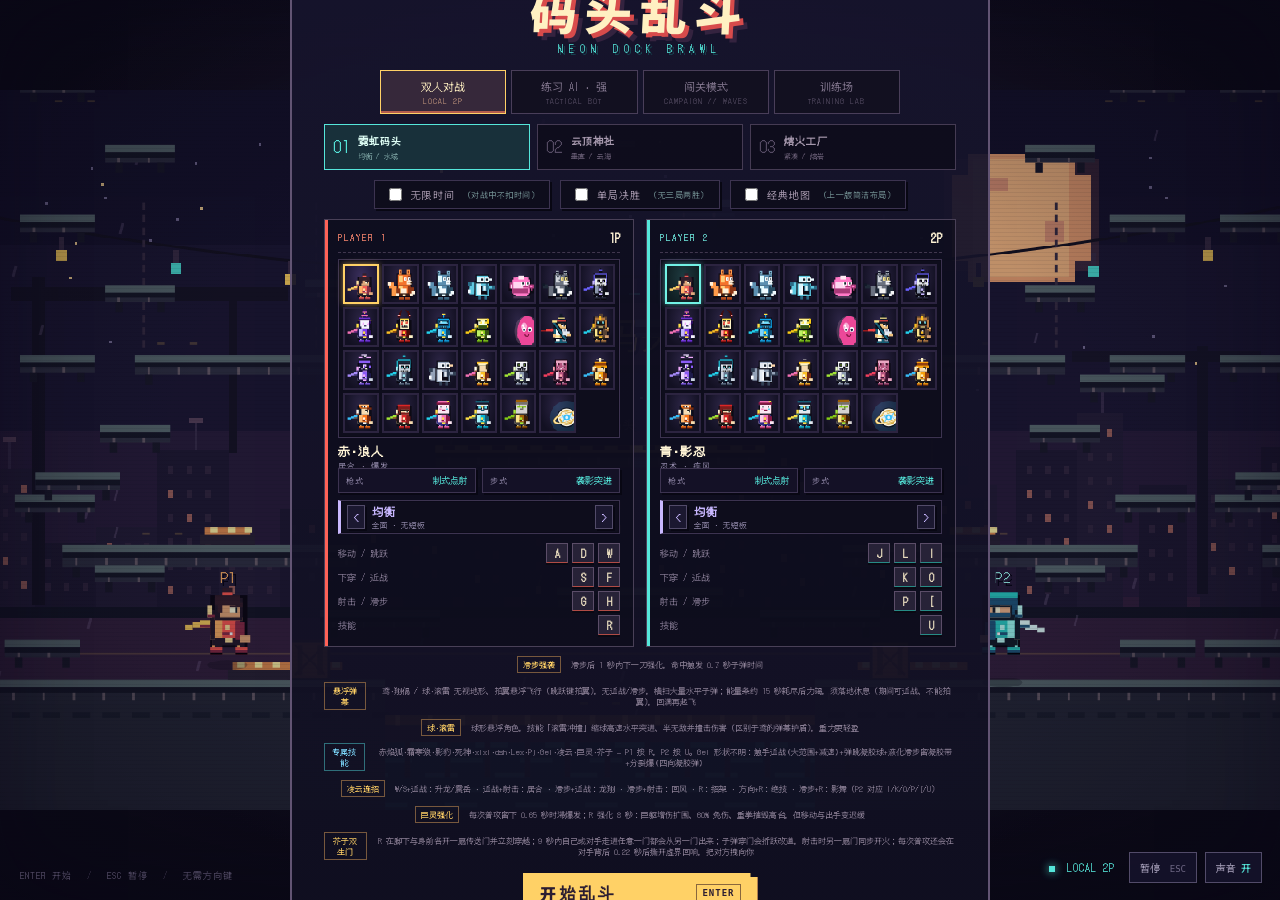
<file: index.html>
<!doctype html>
<html lang="zh-CN">
<head>
  <meta charset="UTF-8" />
  <meta name="viewport" content="width=device-width, initial-scale=1.0" />
  <meta name="theme-color" content="#17152d" />
  <link rel="icon" href="data:image/svg+xml,%3Csvg xmlns='http://www.w3.org/2000/svg' viewBox='0 0 64 64'%3E%3Crect width='64' height='64' fill='%2317152d'/%3E%3Cpath d='M8 16h20v12H16v20H8zm48 0H36v12h12v20h8z' fill='%23ffd166'/%3E%3C/svg%3E" />
  <title>码头乱斗 · Neon Dock Brawl</title>
  <style>

@import url('https://fonts.googleapis.com/css2?family=DotGothic16&family=Noto+Sans+SC:wght@500;700;900&display=swap');

:root{font-family:'DotGothic16','Noto Sans SC',monospace;color:#fff4d6;background:#0c0b18;--yellow:#ffd166;--orange:#ff6257;--cyan:#55e6da;--ink:#17152d}*{box-sizing:border-box}html,body{width:100%;height:100%;margin:0;overflow:hidden}body{user-select:none;background:radial-gradient(ellipse at 50% 40%,#29213e 0,#0c0b18 75%)}button{font:inherit}#cabinet{position:fixed;inset:0;display:grid;place-items:center;overflow:hidden}#game{display:block;width:min(100vw,177.7778vh);height:min(100vh,56.25vw);image-rendering:pixelated;image-rendering:crisp-edges;filter:saturate(1.07) contrast(1.03)}.scanlines{position:fixed;inset:0;pointer-events:none;z-index:4;opacity:.14;background:repeating-linear-gradient(0deg,transparent 0,transparent 3px,#080715 4px)}.screen-glare{position:fixed;inset:0;pointer-events:none;z-index:5;background:radial-gradient(ellipse at center,transparent 50%,#07061188 115%);box-shadow:inset 0 0 90px #08071755}.utility-bar{position:fixed;z-index:12;right:18px;bottom:17px;display:flex;align-items:center;gap:8px}.utility-bar>span{font-size:10px;letter-spacing:1px;color:#7d7795;margin-right:6px}.utility-bar>span b{font-weight:500}.status-light{display:inline-block;width:6px;height:6px;background:#55e6da;box-shadow:0 0 9px #55e6da;margin-right:6px;animation:blink 2s steps(1) infinite}.utility-bar button{border:1px solid #524b69;background:#17152dcc;color:#aaa3bd;padding:7px 10px;font-size:10px;cursor:pointer;box-shadow:2px 2px 0 #080713}.utility-bar button:hover{color:#fff4d6;border-color:#8b809f;transform:translateY(-1px)}.utility-bar kbd{border:0;background:none;color:#6f6885;font-size:9px;margin-left:5px}.utility-bar b{color:#55e6da;font-weight:500}.overlay{position:fixed;inset:0;z-index:10;display:flex;align-items:center;justify-content:center;opacity:0;visibility:hidden;pointer-events:none;transition:opacity .2s,visibility .2s;background:#0c0b1840}.overlay.visible{opacity:1;visibility:visible;pointer-events:auto}.menu-card{position:relative;width:min(700px,92vw);padding:20px 32px 19px;text-align:center;background:linear-gradient(180deg,#17152eea,#100f20ed);border:2px solid #625473;box-shadow:0 0 0 4px #0d0c19cc,0 0 0 5px #3e3555,12px 12px 0 #07061288;clip-path:polygon(0 8px,8px 8px,8px 0,calc(100% - 8px) 0,calc(100% - 8px) 8px,100% 8px,100% calc(100% - 8px),calc(100% - 8px) calc(100% - 8px),calc(100% - 8px) 100%,8px 100%,8px calc(100% - 8px),0 calc(100% - 8px))}.menu-card:before,.menu-card:after{content:'';position:absolute;top:12px;width:28px;height:4px;background:#ffd166}.menu-card:before{left:12px}.menu-card:after{right:12px}.eyebrow{display:flex;justify-content:center;align-items:center;gap:12px;font-size:8px;letter-spacing:2px;color:#8e83a6}.eyebrow i{display:block;width:34px;height:1px;background:#554966}h1{position:relative;font:900 47px/1.05 'Noto Sans SC',sans-serif;letter-spacing:8px;margin:10px 0 0;color:#fff0c2;text-shadow:4px 4px 0 #d84b4b,8px 8px 0 #34233f;transform:skew(-3deg)}.sub-title{font-size:10px;letter-spacing:6px;color:#55e6da;margin-top:7px;text-shadow:2px 2px 0 #174c55}.mode-select{display:grid;grid-template-columns:repeat(3,1fr);gap:5px;width:450px;max-width:100%;margin:14px auto 10px}.mode-select button{border:1px solid #493e59;background:#121020;color:#80748c;padding:7px;font-size:11px;cursor:pointer}.mode-select button small{display:block;font-size:7px;letter-spacing:1px;margin-top:2px;color:#574e65}.mode-select button.selected{border-color:#ffd166;color:#fff0c2;background:#36283a;box-shadow:inset 0 -2px #b55d4e}.mode-select button.selected small{color:#c3977e}.map-select{display:grid;grid-template-columns:repeat(3,1fr);gap:7px;margin-bottom:10px}.map-select button{position:relative;text-align:left;border:1px solid #453b53;background:#0d0c1bdd;color:#a698ad;padding:8px 8px 8px 33px;cursor:pointer;min-height:44px}.map-select button>span{position:absolute;left:8px;top:9px;font-size:16px;color:#554b64}.map-select button b{display:block;font-size:10px;letter-spacing:1px}.map-select button small{display:block;font-size:7px;color:#6f637b;margin-top:3px}.map-select button.selected{border-color:#55e6da;background:#18303a}.map-select button.selected>span{color:#55e6da}.map-select button.selected b{color:#dffff6}.map-select button.selected small{color:#82aaa9}.controls-grid{display:grid;grid-template-columns:1fr 1fr;gap:12px;text-align:left}.control-card{background:#0d0c1bb0;border:1px solid #494057;padding:9px 13px;position:relative;min-height:103px}.control-card:after{content:'';position:absolute;left:0;top:0;bottom:0;width:3px}.control-card.p1:after{background:#ff6257}.control-card.p2:after{background:#55e6da}.control-card header{display:flex;align-items:center;justify-content:space-between;border-bottom:1px dashed #40374e;padding-bottom:6px;margin-bottom:4px}.control-card header span{font-size:9px;letter-spacing:2px}.p1 header span{color:#ff8a72}.p2 header span{color:#74f4e8}.control-card header b{font-size:12px}.control-row{display:flex;align-items:center;justify-content:space-between;min-height:24px;color:#81768f;font-size:9px}.control-row>div{display:flex;gap:4px}.control-row kbd{display:inline-grid;place-items:center;min-width:22px;height:20px;padding:0 5px;color:#e9dcbf;background:#272237;border:1px solid #5b4d68;box-shadow:0 2px 0 #0a0913;font:700 10px 'DotGothic16',monospace}.p1 .control-row kbd{border-bottom-color:#b14b45}.p2 .control-row kbd{border-bottom-color:#268b86}.ai-controls,.adventure-controls{display:none;min-height:65px;align-items:center;justify-content:center;flex-direction:column;gap:4px}.ai-controls b,.adventure-controls b{font-size:11px;color:#8ffff0;letter-spacing:2px}.ai-controls span,.adventure-controls span{font-size:8px;color:#718e91}.enemy-order-list{display:flex;flex-direction:column;gap:2px;width:100%}.enemy-order-item{display:flex;align-items:center;justify-content:space-between;background:#121020;border:1px solid #3a3149;padding:2px 6px;font-size:9px}.enemy-order-item .eo-name{flex:1;color:#e9dcbf;letter-spacing:1px;text-align:left}.enemy-order-item .eo-tag{font-size:7px;color:#718e91;margin-right:6px}.enemy-order-item .eo-btn{width:16px;height:16px;border:1px solid #524b69;background:#1b1830;color:#ffd166;cursor:pointer;font-size:9px;padding:0;line-height:1}.enemy-order-item .eo-btn:hover{background:#2a2344}.enemy-order-item .eo-btn:disabled{opacity:.3;cursor:default}.ai-mode .human-controls,.adventure-mode .human-controls{display:none}.ai-mode .ai-controls,.adventure-mode .adventure-controls{display:flex}.ai-mode .p2{border-color:#2e756f}.adventure-mode .p2{border-color:#b76b4f}.buff-note{display:flex;align-items:center;justify-content:center;gap:10px;margin-top:9px;font-size:8px;color:#8d8197}.buff-note b{color:#ffd166;border:1px solid #77583d;padding:2px 5px;font-weight:500}.primary-btn{margin:13px auto 0;width:235px;height:40px;border:0;background:#ffd166;color:#2b1d31;display:flex;align-items:center;justify-content:space-between;padding:0 17px;cursor:pointer;box-shadow:4px 4px 0 #b94f4c,8px 8px 0 #080713;font-weight:900;letter-spacing:3px;clip-path:polygon(0 0,calc(100% - 7px) 0,calc(100% - 7px) 4px,100% 4px,100% 100%,7px 100%,7px calc(100% - 4px),0 calc(100% - 4px));transition:transform .12s,filter .12s}.primary-btn:hover{filter:brightness(1.12);transform:translate(-2px,-2px)}.primary-btn:active{transform:translate(3px,3px);box-shadow:1px 1px 0 #b94f4c}.primary-btn kbd{font-size:9px;letter-spacing:1px;border:1px solid #8a673d;padding:3px 5px}.feature-strip{display:flex;align-items:center;justify-content:center;gap:10px;margin-top:13px;color:#72677f;font-size:8px;letter-spacing:1px}.feature-strip i{color:#d68562}.dialog-card{width:min(390px,86vw);padding:30px;text-align:center;background:#17152ef2;border:2px solid #675773;box-shadow:7px 7px 0 #080713}.dialog-kicker{font-size:10px;letter-spacing:3px;color:#9b8cab}.dialog-card h2{font:900 30px 'Noto Sans SC',sans-serif;letter-spacing:4px;margin:12px 0 8px}.dialog-card p{font-size:11px;color:#9a8da7;letter-spacing:1px}.dialog-card .primary-btn{width:210px}.secondary-btn{border:0;background:transparent;color:#8e809a;font-size:10px;margin:16px 8px 0;cursor:pointer;text-decoration:underline;text-underline-offset:4px}.secondary-btn:hover{color:#fff4d6}.winner-badge{width:54px;height:54px;display:grid;place-items:center;margin:17px auto 5px;background:#ff6257;color:#fff4d6;border:3px solid #ffb174;box-shadow:4px 4px 0 #632e46;font-size:20px;font-weight:900;transform:rotate(-4deg)}.result-card.p2win .winner-badge{background:#35bdb7;border-color:#8affed;box-shadow:4px 4px 0 #214c61}.final-score{font-size:38px;font-weight:900;letter-spacing:6px;color:#ffd166;margin:14px 0 0}.final-score i{font-style:normal;color:#675873;margin:0 10px}.bottom-hint{position:fixed;z-index:7;bottom:18px;left:20px;display:flex;gap:15px;font-size:9px;color:#625a76;letter-spacing:1px}.bottom-hint span+span:before{content:'/';margin-right:15px;color:#3e374e}@keyframes blink{50%{opacity:.35}}

@media(max-width:700px){.menu-card{padding:17px 16px}.menu-card h1{font-size:36px}.sub-title{font-size:8px;letter-spacing:4px}.controls-grid{gap:7px}.control-card{padding:8px}.control-row{display:block;text-align:center}.control-row>span{display:block;margin:3px 0}.control-row>div{justify-content:center}.feature-strip{font-size:7px;gap:5px}.utility-bar>span,.bottom-hint{display:none}.utility-bar{right:10px;bottom:10px}.buff-note span{font-size:7px}.primary-btn{margin-top:10px}.ai-controls span{font-size:7px}}@media(max-height:720px){.menu-card{transform:scale(.84)}.dialog-card{transform:scale(.9)}}

.extra-options{display:flex;justify-content:center;flex-wrap:wrap;gap:10px;margin:6px 0 10px;font-size:10px;color:#a698ad}
.extra-options label{display:flex;align-items:center;gap:6px;cursor:pointer;border:1px solid #3c3350;background:#0e0d1c;padding:4px 10px;box-shadow:2px 2px 0 #080713;letter-spacing:1px}
.extra-options label:hover{border-color:#ffd166;color:#fff0c2}
.extra-options label input{accent-color:#ffd166;width:13px;height:13px}
.extra-options label small{color:#718e91;font-size:8px;margin-left:2px;letter-spacing:.5px}
.extra-options label input:checked+span{color:#ffd166}
/* 关卡敌人拖拽排序 */
.enemy-order-item.dragging{opacity:.35;background:#2d1f3c;border-color:#ffd166}
.enemy-order-item .eo-idx{flex:none;width:15px;height:15px;display:grid;place-items:center;background:#2a2344;border:1px solid #6f637b;color:#ffd166;font-size:8px;margin-right:4px}
.enemy-order-item .eo-hint{font-size:7px;color:#554b64;margin-left:3px;letter-spacing:.5px}
.drop-placeholder{height:2px;background:#ffd166;box-shadow:0 0 6px #ffd166aa;margin:1px 0;border:0}

.skin-row{display:flex;align-items:center;gap:7px;margin:7px 0 9px;padding:5px 6px;background:#0e0d1c;border:1px solid #3c3350;box-shadow:inset 0 0 0 1px #08071366}
.skin-preview{width:40px;height:44px;flex:none;image-rendering:pixelated;image-rendering:crisp-edges;background:radial-gradient(ellipse at 50% 30%,#2c2545 0,#121022 80%);border:1px solid #2c2440}
.skin-meta{flex:1;min-width:0;text-align:left;line-height:1.2}
.skin-meta b{display:block;font-size:12px;color:#fff4d6;letter-spacing:1px;white-space:nowrap}
.skin-meta span{display:block;font-size:8px;color:#8f86a6;margin-top:3px;letter-spacing:1px;white-space:nowrap}
.skin-arrow{width:18px;height:28px;flex:none;border:1px solid #524b69;background:#1b1830;color:#ffd166;cursor:pointer;font-size:15px;line-height:1;padding:0 0 2px;box-shadow:2px 2px 0 #080713}
.skin-arrow:hover{background:#2a2344;color:#fff4d6;transform:translateY(-1px)}
.skin-arrow:active{transform:translate(1px,1px);box-shadow:0 0 0 #080713}
.skin-list{display:grid;grid-template-columns:repeat(7,1fr);gap:3px;margin:6px 0 6px;padding:4px;background:#0e0d1c;border:1px solid #3c3350;box-shadow:inset 0 0 0 1px #08071366}
.skin-avatar{width:100%;aspect-ratio:40/44;image-rendering:pixelated;image-rendering:crisp-edges;background:radial-gradient(ellipse at 50% 30%,#2c2545 0,#121022 80%);border:2px solid #2c2440;cursor:pointer;padding:0;transition:border-color .1s,transform .1s}
.skin-avatar:hover{border-color:#7d6fae;transform:translateY(-1px)}
.skin-avatar.selected{border-color:#ffd166;box-shadow:0 0 6px #ffd16688;background:radial-gradient(ellipse at 50% 30%,#3a2f5c 0,#1a1530 80%)}
.skin-avatar.lux{border-color:#ffd166;box-shadow:0 0 0 1px #fff8dc66 inset,0 0 5px #ffd16655}
.skin-avatar.p2-selected{border-color:#72f1e5;box-shadow:0 0 6px #72f1e588;background:radial-gradient(ellipse at 50% 30%,#1e3a3f 0,#0f1e22 80%)}
@media(max-width:700px){.skin-meta b{font-size:10px}.skin-meta span{font-size:7px}.skin-row{gap:5px;padding:4px}.skin-preview{width:34px;height:38px}.skin-list{grid-template-columns:repeat(4,1fr)}}

.form-row{display:flex;gap:6px;margin:-3px 0 8px}
.form-btn{flex:1;display:flex;justify-content:space-between;align-items:center;gap:5px;background:#141126;border:1px solid #3c3350;padding:5px 7px;cursor:pointer;box-shadow:2px 2px 0 #080713}
.form-btn span{font-size:8px;color:#8f86a6;letter-spacing:1px;flex:none}
.form-btn b{font-size:9px;color:#55e6da;font-weight:500;white-space:nowrap}
.form-btn:hover{border-color:#ffd166;transform:translateY(-1px)}
.form-btn:hover b{color:#ffd166}
.form-btn:active{transform:translate(1px,1px);box-shadow:0 0 0 #080713}
.attr-row{display:flex;align-items:center;gap:7px;margin:-1px 0 7px;padding:4px 6px;background:#0e0d1c;border:1px solid #3c3350;border-left:3px solid #c9b8ff;box-shadow:inset 0 0 0 1px #08071366}
.attr-meta{flex:1;min-width:0;text-align:left;line-height:1.2}
.attr-meta b{display:block;font-size:11px;color:#c9b8ff;letter-spacing:1px;white-space:nowrap}
.attr-meta span{display:block;font-size:7.5px;color:#8f86a6;margin-top:2px;letter-spacing:.3px;white-space:nowrap;overflow:hidden;text-overflow:ellipsis}
.attr-arrow{width:18px;height:24px;flex:none;border:1px solid #524b69;background:#1b1830;color:#c9b8ff;cursor:pointer;font-size:14px;line-height:1;padding:0 0 2px;box-shadow:2px 2px 0 #080713}
.attr-arrow:hover{background:#2a2344;color:#fff4d6;transform:translateY(-1px)}
.attr-arrow:active{transform:translate(1px,1px);box-shadow:0 0 0 #080713}
@media(max-width:700px){.form-btn b{font-size:8px}.form-btn span{font-size:7px}.attr-meta b{font-size:10px}.attr-meta span{font-size:6.5px}}
.beast-note{display:flex;align-items:center;justify-content:center;gap:10px;margin-top:7px;font-size:8px;color:#8d8197}
.beast-note b{color:#7fdcff;border:1px solid #2f6f7a;padding:2px 5px;font-weight:500}
/* 矮屏保护：菜单高度超出视口时改为内部滚动，保证「开始乱斗」始终可达 */
@media(max-height:820px){
  #intro{display:block;overflow-y:auto;padding:12px 0}
  #intro .menu-card{margin:0 auto}
}
/* ---------- 训练场 ---------- */
.mode-select{grid-template-columns:repeat(4,1fr);width:520px}
body.training-mode .controls-grid{grid-template-columns:1fr;max-width:470px;margin:0 auto}
body.training-mode .control-card.p2{display:none}
.training-only{display:none}
body.training-mode .training-only{display:flex}
#guide-open{position:fixed;z-index:13;left:18px;bottom:54px;border:1px solid #524b69;background:#17152de0;color:#ffd166;padding:8px 12px;font-size:10px;letter-spacing:1px;cursor:pointer;box-shadow:3px 3px 0 #070612;display:none}
body.training-mode #guide-open{display:block}
#guide-open kbd{margin-left:6px;border:1px solid #6d5b45;padding:1px 5px;font-size:9px;color:#c8b48a}
.guide-card{width:min(800px,94vw);max-height:84vh;display:flex;flex-direction:column;text-align:left;padding:22px 26px}
.guide-card h2{margin:6px 0 8px;text-align:center;font-size:22px}
.guide-body{flex:1;overflow-y:auto;padding-right:6px;font-size:11px;line-height:1.55;color:#c6bccc;text-align:left}
.guide-body section{margin-bottom:11px;border-top:1px dashed #3a3150;padding-top:8px}
.guide-body h3{margin:0 0 5px;font-size:12px;color:#ffd166;letter-spacing:2px}
.guide-body p{margin:3px 0}
.guide-body ul,.guide-body ol{margin:3px 0;padding-left:18px}
.guide-body li{margin:2px 0}
.guide-tag{display:inline-block;font-size:9px;color:#55e6da;border:1px solid #2f6f7a;padding:1px 6px;margin-left:8px;vertical-align:middle}
.guide-stat{display:grid;grid-template-columns:repeat(auto-fit,minmax(158px,1fr));gap:3px 16px}
.guide-stat span{font-size:10px;color:#9d92b3}
.guide-stat b{color:#fff4d6;font-weight:500}
.guide-actions{display:flex;gap:7px;flex-wrap:wrap;margin:7px 0 2px}
.guide-actions button{border:1px solid #524b69;background:#1b1830;color:#e9dcbf;padding:6px 10px;font-size:10px;cursor:pointer}
.guide-actions button:hover{border-color:#ffd166;color:#ffd166}
.guide-close{margin-top:12px}
@media(max-width:980px){.mode-select{grid-template-columns:repeat(2,1fr);width:100%}}
</style>
</head>
<body>
  <div id="cabinet">
    <canvas id="game" width="480" height="270" aria-label="双人像素对战游戏画面"></canvas>
    <div class="scanlines"></div>
    <div class="screen-glare"></div>
  </div>

  <div class="utility-bar">
    <span><i class="status-light"></i> <b id="mode-label">LOCAL 2P</b></span>
    <button id="pause-btn">暂停 <kbd>ESC</kbd></button>
    <button id="sound-btn">声音 <b>开</b></button>
  </div>

  <main id="intro" class="overlay visible">
    <section class="menu-card">
      <div class="eyebrow"><i></i> PIXEL COMBAT // THREE ARENAS <i></i></div>
      <h1 data-text="码头乱斗">码头乱斗</h1>
      <div class="sub-title">NEON DOCK BRAWL</div>
      <div class="mode-select" aria-label="游戏模式">
        <button class="selected" data-mode="versus">双人对战 <small>LOCAL 2P</small></button>
        <button data-mode="ai">练习 AI · 强 <small>TACTICAL BOT</small></button>
        <button data-mode="adventure">闯关模式 <small>CAMPAIGN // WAVES</small></button>
        <button data-mode="training">训练场 <small>TRAINING LAB</small></button>
      </div>
      <div class="map-select" aria-label="选择地图">
        <button class="selected" data-map="0"><span>01</span><b>霓虹码头</b><small>均衡 / 水域</small></button>
        <button data-map="1"><span>02</span><b>云顶神社</b><small>垂直 / 云海</small></button>
        <button data-map="2"><span>03</span><b>熔火工厂</b><small>紧凑 / 熔岩</small></button>
      </div>
      <div class="extra-options" aria-label="对战选项">
        <label><input type="checkbox" id="no-timer" /> 无限时间 <small class="opt-hint">（对战中不扣时间）</small></label>
        <label><input type="checkbox" id="no-round" /> 单局决胜 <small class="opt-hint">（无三局两胜）</small></label>
        <label><input type="checkbox" id="classic-map" /> 经典地图 <small class="opt-hint">（上一版简洁布局）</small></label>
      </div>
      <div class="controls-grid">
        <article class="control-card p1">
          <header><span>PLAYER 1</span><b>1P</b></header>
          <div class="skin-list" id="skin-list-0"></div>
          <div class="skin-meta"><b id="skin-name-0">赤·浪人</b><span id="skin-tag-0">居合 · 爆发</span></div>
          <div class="form-row">
            <button class="form-btn" data-form="gun" data-player="0" title="点击切换远程形态"><span>枪式</span><b id="gun-name-0">制式点射</b></button>
            <button class="form-btn" data-form="dash" data-player="0" title="点击切换滑步形态"><span>步式</span><b id="dash-name-0">袭影突进</b></button>
          </div>
          <div class="attr-row">
            <button class="attr-arrow" data-attr="0" data-dir="-1" aria-label="玩家1 上一属性">‹</button>
            <div class="attr-meta"><b id="attr-name-0">均衡</b><span id="attr-tag-0">全面 · 无短板</span></div>
            <button class="attr-arrow" data-attr="0" data-dir="1" aria-label="玩家1 下一属性">›</button>
          </div>
          <div class="control-row"><span>移动 / 跳跃</span><div><kbd>A</kbd><kbd>D</kbd><kbd>W</kbd></div></div>
          <div class="control-row"><span>下穿 / 近战</span><div><kbd>S</kbd><kbd>F</kbd></div></div>
          <div class="control-row actions"><span>射击 / 滑步</span><div><kbd>G</kbd><kbd>H</kbd></div></div>
          <div class="control-row"><span>技能</span><div><kbd>R</kbd></div></div>
        </article>
        <article class="control-card p2">
          <header><span id="p2-label">PLAYER 2</span><b>2P</b></header>
          <div class="skin-list" id="skin-list-1"></div>
          <div class="skin-meta"><b id="skin-name-1">青·影忍</b><span id="skin-tag-1">忍术 · 疾风</span></div>
          <div class="form-row">
            <button class="form-btn" data-form="gun" data-player="1" title="点击切换远程形态"><span>枪式</span><b id="gun-name-1">制式点射</b></button>
            <button class="form-btn" data-form="dash" data-player="1" title="点击切换滑步形态"><span>步式</span><b id="dash-name-1">袭影突进</b></button>
          </div>
          <div class="attr-row">
            <button class="attr-arrow" data-attr="1" data-dir="-1" aria-label="玩家2 上一属性">‹</button>
            <div class="attr-meta"><b id="attr-name-1">均衡</b><span id="attr-tag-1">全面 · 无短板</span></div>
            <button class="attr-arrow" data-attr="1" data-dir="1" aria-label="玩家2 下一属性">›</button>
          </div>
          <div class="human-controls">
            <div class="control-row"><span>移动 / 跳跃</span><div><kbd>J</kbd><kbd>L</kbd><kbd>I</kbd></div></div>
            <div class="control-row"><span>下穿 / 近战</span><div><kbd>K</kbd><kbd>O</kbd></div></div>
            <div class="control-row actions"><span>射击 / 滑步</span><div><kbd>P</kbd><kbd>[</kbd></div></div>
            <div class="control-row"><span>技能</span><div><kbd>U</kbd></div></div>
          </div>
          <div class="ai-controls"><b>强战术 AI</b><span>抢道具 · 追平台 · 弹反 · 滑步强袭</span></div>
          <div class="adventure-controls" id="enemy-order-panel">
            <b>关卡敌人顺序 <span style="font-size:8px;color:#718e91">（拖拽排序 / 点击切换）</span></b>
            <div class="enemy-order-list" id="enemy-order-list"></div>
          </div>
        </article>
      </div>
      <div class="buff-note"><b>滑步强袭</b><span>滑步后 1 秒内下一刀强化，命中触发 0.7 秒子弹时间</span></div>
      <div class="buff-note"><b>悬浮弹幕</b><span>鸢·翔偶 / 球·滚雷 无视地形、拍翼悬浮飞行（跳跃键拍翼），无近战/滑步，横扫大量水平子弹；能量条约 15 秒耗尽后力竭，须落地休息（期间可近战、不能拍翼），回满再起飞</span></div>
      <div class="buff-note"><b>球·滚雷</b><span>球形悬浮角色，技能「滚雷冲撞」缩球高速水平突进、半无敌并撞击伤害（区别于鸢的弹幕护盾），重力更轻盈</span></div>
      <div class="beast-note"><b>专属技能</b><span>赤焰狐·霜寒狼·影豹·死神·xixi·dsh·Lex·Pj·Gel·凌云·巨灵·芥子 — P1 按 R，P2 按 U。Gel 形状不明：触手近战(大范围+减速)+弹跳凝胶球+液化滑步留凝胶带+分裂爆(四向凝胶弹)</span></div>
      <div class="buff-note"><b>凌云连招</b><span>W/S+近战：升龙/震岳 · 近战+射击：居合 · 滑步+近战：龙翔 · 滑步+射击：回风 · R：招架 · 方向+R：绝技 · 滑步+R：影舞（P2 对应 I/K/O/P/[/U）</span></div>
      <div class="buff-note"><b>巨灵强化</b><span>每次普攻留下 0.65 秒时滞爆发；R 强化 8 秒：巨躯增伤扩围、60% 免伤、重拳摧毁高台，但移动与出手变迟缓</span></div>
      <div class="buff-note"><b>芥子双生门</b><span>R 在脚下与身前各开一扇传送门并立刻穿越；9 秒内自己或对手走进任意一门都会从另一门出来；子弹穿门会折跃改道，射击时另一扇门同步开火；每次普攻还会在对手背后 0.22 秒后撕开虚界回响，把对方拽向你</span></div>
      <div class="buff-note training-only"><b>训练场</b><span>1 放置人偶 · 2 放置靶子 · 3 清空靶子 · 0 重置伤害 · TAB 英雄讲解</span></div>
      <button id="start-btn" class="primary-btn"><span>开始乱斗</span><kbd>ENTER</kbd></button>
      <div class="feature-strip"><span id="mode-feature">三局两胜</span><i>·</i><span id="map-feature">27 个道具位点 · 纵向天台</span><i>·</i><span>双人同框镜头 · 强袭子弹时间</span><i>·</i><span>近战可弹反子弹</span></div>
    </section>
  </main>

  <section id="pause" class="overlay">
    <div class="dialog-card">
      <span class="dialog-kicker">TIME OUT</span>
      <h2>暂停摸鱼</h2>
      <p>喘口气，码头又不会跑。</p>
      <button id="resume-btn" class="primary-btn"><span>继续乱斗</span><kbd>ESC</kbd></button>
      <button id="restart-btn" class="secondary-btn">重新开局</button>
      <button id="menu-btn" class="secondary-btn">返回地图选择</button>
    </div>
  </section>

  <section id="result" class="overlay">
    <div class="dialog-card result-card">
      <span class="dialog-kicker">MATCH COMPLETE</span>
      <div id="winner-badge" class="winner-badge">P1</div>
      <h2 id="winner-title">阿赤获胜</h2>
      <p id="winner-quote">今晚的码头，归我了。</p>
      <div id="final-score" class="final-score">2 <i>:</i> 0</div>
      <button id="again-btn" class="primary-btn"><span>再来一局</span><kbd>ENTER</kbd></button>
      <button id="result-menu-btn" class="secondary-btn">更换地图 / 模式</button>
    </div>
  </section>

  <section id="guide" class="overlay">
    <div class="dialog-card guide-card">
      <span class="dialog-kicker">TRAINING LAB // HERO GUIDE</span>
      <h2 id="guide-title">英雄讲解</h2>
      <div id="guide-body" class="guide-body"></div>
      <button id="guide-close" class="primary-btn guide-close"><span>返回训练</span><kbd>TAB</kbd></button>
    </div>
  </section>

  <button id="guide-open">英雄讲解 <kbd>TAB</kbd></button>

  <div class="bottom-hint"><span>ENTER 开始</span><span>ESC 暂停</span><span>无需方向键</span></div>
  <script>

const canvas = document.querySelector('#game');
// 逻辑分辨率固定 480x270，物理渲染 2 倍（960x540）：逻辑坐标完全不变，
// 但文字、描边、光效在半透明/矢量图元上获得双倍采样，画面更清晰。
const W = 480, H = 270;
const RENDER_SCALE = 3;
canvas.width = W * RENDER_SCALE;
canvas.height = H * RENDER_SCALE;
const displayCtx = canvas.getContext('2d');
displayCtx.imageSmoothingEnabled = false;
const buffer = document.createElement('canvas');
buffer.width = W * RENDER_SCALE;
buffer.height = H * RENDER_SCALE;
const ctx = buffer.getContext('2d');
ctx.imageSmoothingEnabled = false;
ctx.scale(RENDER_SCALE, RENDER_SCALE);
const SECTION_WIDTH = 480, WORLD_SECTIONS = 3;
const $ = (s) => document.querySelector(s);
const clamp = (v, a, b) => Math.max(a, Math.min(b, v));
const overlap = (a, b) => a.x < b.x + b.w && a.x + a.w > b.x && a.y < b.y + b.h && a.y + a.h > b.y;
const rand = (a, b) => a + Math.random() * (b - a);

// ---------- Live chiptune sound ----------
class Sound {
  constructor() { this.ctx = null; this.enabled = true; this.master = null; }
  init() {
    if (this.ctx) { this.ctx.resume(); return; }
    this.ctx = new (window.AudioContext || window.webkitAudioContext)();
    this.master = this.ctx.createGain(); this.master.gain.value = .24; this.master.connect(this.ctx.destination);
  }
  tone(freq, duration = .08, type = 'square', volume = .1, slide = 0) {
    if (!this.ctx || !this.enabled) return;
    const t = this.ctx.currentTime, o = this.ctx.createOscillator(), g = this.ctx.createGain();
    o.type = type; o.frequency.setValueAtTime(freq, t);
    if (slide) o.frequency.linearRampToValueAtTime(Math.max(30, freq + slide), t + duration);
    g.gain.setValueAtTime(volume, t); g.gain.exponentialRampToValueAtTime(.001, t + duration);
    o.connect(g); g.connect(this.master); o.start(); o.stop(t + duration);
  }
  noise(duration = .08, volume = .09, frequency = 900) {
    if (!this.ctx || !this.enabled) return;
    const length = Math.floor(this.ctx.sampleRate * duration), buffer = this.ctx.createBuffer(1, length, this.ctx.sampleRate), data = buffer.getChannelData(0);
    for (let i = 0; i < length; i++) data[i] = Math.random() * 2 - 1;
    const source = this.ctx.createBufferSource(), filter = this.ctx.createBiquadFilter(), gain = this.ctx.createGain();
    source.buffer = buffer; filter.type = 'bandpass'; filter.frequency.value = frequency;
    gain.gain.setValueAtTime(volume, this.ctx.currentTime); gain.gain.exponentialRampToValueAtTime(.001, this.ctx.currentTime + duration);
    source.connect(filter); filter.connect(gain); gain.connect(this.master); source.start();
  }
  jump() { this.tone(220, .11, 'square', .07, 180); }
  slash(stage = 1, empowered = false) { this.noise(.09, .09, 1000 + stage * 250); this.tone(empowered ? 540 : 240 + stage * 45, .09, 'sawtooth', empowered ? .08 : .04, -130); }
  shoot() { this.tone(170, .055, 'square', .11, -80); this.noise(.045, .08, 1500); }
  hit(heavy = false) { this.tone(heavy ? 72 : 105, .12, 'square', .13, -35); this.noise(.09, .13, 300); }
  dash() { this.noise(.12, .07, 1400); this.tone(410, .08, 'square', .04, -180); }
  bounce() { this.tone(140, .18, 'square', .09, 360); }
  reflect() { this.tone(880, .12, 'square', .08, 420); }
  pickup() { this.tone(440, .08, 'square', .07, 220); setTimeout(() => this.tone(660, .12, 'square', .06, 220), 70); }
  ko() { this.tone(120, .4, 'sawtooth', .13, -70); }
}
const sound = new Sound();

// ---------- Three distinct arenas — each with 3+ paths to the rooftop ----------
const MAPS = [
  {
    id: 'dock', name: '霓虹码头', sign: '码头', hazard: '水域', hazardDamage: 25,
    colors: { sky: '#17152d', mid: '#29203b', low: '#34243e', liquid: '#174353', liquidLight: '#2c7a82', top: '#5b6c70', side: '#303243', base: '#282c39', accent: '#ffd166' },
    platforms: [
      // ===== 底层地基 =====
      { x: 0, y: 218, w: 154, h: 52, base: true }, { x: 326, y: 218, w: 154, h: 52, base: true },
      { x: 154, y: 232, w: 172, h: 11, base: true, bridge: true },
      // ===== 中层基础 =====
      { x: 25, y: 164, w: 118, h: 9 }, { x: 337, y: 164, w: 118, h: 9 },
      { x: 174, y: 124, w: 132, h: 9, central: true },
      // ===== 左上天台基础 =====
      { x: 54, y: 88, w: 76, h: 8 }, { x: 350, y: 88, w: 76, h: 8 },
      { x: 128, y: 190, w: 48, h: 7 }, { x: 304, y: 190, w: 48, h: 7 },
      { x: 58, y: -54, w: 90, h: 8 }, { x: 332, y: -54, w: 90, h: 8 }, { x: 196, y: -88, w: 88, h: 9, central: true },
      // ===== 路径 A：左侧之字形攀升（地基边缘 → 天台）=====
      { x: 2, y: 202, w: 30, h: 7 }, { x: 38, y: 172, w: 28, h: 7 }, { x: 6, y: 144, w: 32, h: 7 },
      { x: 40, y: 116, w: 28, h: 7 }, { x: 8, y: 88, w: 30, h: 7 }, { x: 42, y: 60, w: 28, h: 7 },
      { x: 8, y: 32, w: 30, h: 7 }, { x: 42, y: 4, w: 28, h: 7 }, { x: 8, y: -24, w: 30, h: 7 }, { x: 42, y: -52, w: 28, h: 7 },
      // ===== 路径 B：右侧之字形攀升（地基边缘 → 天台）=====
      { x: 448, y: 202, w: 30, h: 7 }, { x: 414, y: 172, w: 28, h: 7 }, { x: 446, y: 144, w: 32, h: 7 },
      { x: 412, y: 116, w: 28, h: 7 }, { x: 444, y: 88, w: 30, h: 7 }, { x: 410, y: 60, w: 28, h: 7 },
      { x: 444, y: 32, w: 30, h: 7 }, { x: 410, y: 4, w: 28, h: 7 }, { x: 444, y: -24, w: 30, h: 7 }, { x: 410, y: -52, w: 28, h: 7 },
      // ===== 路径 C：中央直线阶梯（直接上天台）=====
      { x: 200, y: 98, w: 26, h: 7 }, { x: 254, y: 74, w: 26, h: 7 },
      { x: 214, y: 50, w: 26, h: 7 }, { x: 268, y: 26, w: 26, h: 7 },
      { x: 228, y: 2, w: 26, h: 7 }, { x: 188, y: -22, w: 26, h: 7 },
      { x: 242, y: -46, w: 26, h: 7 }
    ],
    movings: [
      // 原有
      { x: 207, y: 181, w: 66, h: 8, origin: 207, axis: 'x', amplitude: 31, speed: .85 },
      { x: 306, y: 40, w: 40, h: 8, origin: 40, axis: 'y', amplitude: 84, speed: .72 },
      // 新增：左外竖升移动台（承接之字形中途）
      { x: 14, y: 130, w: 34, h: 7, origin: 130, axis: 'y', amplitude: 60, speed: 1.0 },
      // 新增：右外竖升移动台
      { x: 432, y: 100, w: 34, h: 7, origin: 100, axis: 'y', amplitude: 56, speed: 1.05 },
      // 新增：中央横移小台（空中接力）
      { x: 150, y: 58, w: 30, h: 7, origin: 150, axis: 'x', amplitude: 56, speed: 1.2 }
    ],
    pads: [
      // 原有地基 pad
      { x: 91, y: 211, w: 27, h: 7 }, { x: 362, y: 211, w: 27, h: 7 },
      // 新增：地基 pad 二跳上天台
      { x: 115, y: 211, w: 24, h: 7 }, { x: 341, y: 211, w: 24, h: 7 },
      // 新增：中层 pad（从中央高台跳到左上天台）
      { x: 224, y: 117, w: 24, h: 7 },
      // 新增：左/右中平台上的 pad 接力上天台
      { x: 80, y: 157, w: 22, h: 7 }, { x: 378, y: 157, w: 22, h: 7 }
    ],
    spawns: [{ x: 85, y: 184 }, { x: 395, y: 184 }], crates: [[116, 202], [348, 202], [236, -104]],
    itemSpawns: [{ x: 230, y: 103 }, { x: 61, y: 67 }, { x: 378, y: 67 }, { x: 55, y: 143 }, { x: 385, y: 143 }, { x: 230, y: 211 }, { x: 96, y: -76 }, { x: 370, y: -76 }, { x: 234, y: -110 }, { x: 20, y: -30 }, { x: 440, y: -30 }, { x: 226, y: 40 }],
    // 经典版布局（上一版的简洁地图，可在菜单里切换）
    classic: {
      platforms: [
        { x: 0, y: 218, w: 154, h: 52, base: true }, { x: 326, y: 218, w: 154, h: 52, base: true },
        { x: 154, y: 232, w: 172, h: 11, base: true, bridge: true }, { x: 25, y: 164, w: 118, h: 9 },
        { x: 337, y: 164, w: 118, h: 9 }, { x: 174, y: 124, w: 132, h: 9, central: true },
        { x: 54, y: 88, w: 76, h: 8 }, { x: 350, y: 88, w: 76, h: 8 },
        { x: 128, y: 190, w: 48, h: 7 }, { x: 304, y: 190, w: 48, h: 7 },
        { x: 58, y: -54, w: 90, h: 8 }, { x: 332, y: -54, w: 90, h: 8 }, { x: 196, y: -88, w: 88, h: 9, central: true }
      ],
      movings: [{ x: 207, y: 181, w: 66, h: 8, origin: 207, axis: 'x', amplitude: 31, speed: .85 }, { x: 306, y: 40, w: 40, h: 8, origin: 40, axis: 'y', amplitude: 84, speed: .72 }],
      pads: [{ x: 91, y: 211, w: 27, h: 7 }, { x: 362, y: 211, w: 27, h: 7 }],
      spawns: [{ x: 47, y: 184 }, { x: 421, y: 184 }], crates: [[116, 202], [348, 202], [236, -104]],
      itemSpawns: [{ x: 230, y: 103 }, { x: 61, y: 67 }, { x: 378, y: 67 }, { x: 55, y: 143 }, { x: 385, y: 143 }, { x: 230, y: 211 }, { x: 96, y: -76 }, { x: 370, y: -76 }, { x: 234, y: -110 }]
    }
  },
  {
    id: 'shrine', name: '云顶神社', sign: '云', hazard: '云海', hazardDamage: 25,
    colors: { sky: '#25213e', mid: '#51364f', low: '#a45d62', liquid: '#8ca6ba', liquidLight: '#d3d6cf', top: '#c47a61', side: '#563642', base: '#3a3040', accent: '#ffb77b' },
    platforms: [
      // ===== 底层地基 =====
      { x: 0, y: 222, w: 140, h: 48, base: true }, { x: 340, y: 222, w: 140, h: 48, base: true },
      { x: 205, y: 234, w: 70, h: 10, base: true, bridge: true },
      // ===== 中层基础 =====
      { x: 28, y: 171, w: 112, h: 9 }, { x: 340, y: 171, w: 112, h: 9 },
      { x: 185, y: 127, w: 110, h: 9, central: true },
      // ===== 左上天台基础 =====
      { x: 94, y: 87, w: 84, h: 8 }, { x: 302, y: 87, w: 84, h: 8 },
      { x: 145, y: 191, w: 48, h: 7 }, { x: 287, y: 191, w: 48, h: 7 },
      { x: 50, y: -50, w: 92, h: 8 }, { x: 338, y: -50, w: 92, h: 8 }, { x: 194, y: -90, w: 92, h: 9, central: true },
      // ===== 路径 A：云中阶梯（左侧斜上小平台连跳）=====
      { x: 4, y: 202, w: 28, h: 7 }, { x: 34, y: 176, w: 28, h: 7 }, { x: 4, y: 150, w: 28, h: 7 },
      { x: 34, y: 124, w: 28, h: 7 }, { x: 4, y: 98, w: 28, h: 7 }, { x: 34, y: 72, w: 28, h: 7 },
      { x: 4, y: 46, w: 28, h: 7 }, { x: 34, y: 20, w: 28, h: 7 }, { x: 4, y: -6, w: 28, h: 7 }, { x: 34, y: -32, w: 28, h: 7 },
      // ===== 路径 B：右侧云中阶梯（对称）=====
      { x: 448, y: 202, w: 28, h: 7 }, { x: 418, y: 176, w: 28, h: 7 }, { x: 448, y: 150, w: 28, h: 7 },
      { x: 418, y: 124, w: 28, h: 7 }, { x: 448, y: 98, w: 28, h: 7 }, { x: 418, y: 72, w: 28, h: 7 },
      { x: 448, y: 46, w: 28, h: 7 }, { x: 418, y: 20, w: 28, h: 7 }, { x: 448, y: -6, w: 28, h: 7 }, { x: 418, y: -32, w: 28, h: 7 },
      // ===== 路径 C：中央之字形（快速连跳平台）=====
      { x: 162, y: 110, w: 28, h: 7 }, { x: 270, y: 86, w: 28, h: 7 },
      { x: 204, y: 62, w: 28, h: 7 }, { x: 254, y: 38, w: 28, h: 7 },
      { x: 210, y: 14, w: 28, h: 7 }, { x: 260, y: -10, w: 28, h: 7 },
      { x: 216, y: -34, w: 28, h: 7 }
    ],
    movings: [
      // 原有
      { x: 218, y: 185, w: 62, h: 8, origin: 218, axis: 'x', amplitude: 42, speed: .72 },
      { x: 258, y: 26, w: 40, h: 8, origin: 26, axis: 'y', amplitude: 76, speed: .8 },
      // 新增：左外竖升降台（中段接力）
      { x: 10, y: 140, w: 34, h: 7, origin: 140, axis: 'y', amplitude: 64, speed: .9 },
      // 新增：右外竖升降台
      { x: 436, y: 140, w: 34, h: 7, origin: 140, axis: 'y', amplitude: 64, speed: .95 },
      // 新增：高层横移穿梭台
      { x: 140, y: 48, w: 34, h: 7, origin: 140, axis: 'x', amplitude: 84, speed: 1.1 }
    ],
    pads: [
      // 原有
      { x: 58, y: 215, w: 27, h: 7 }, { x: 395, y: 215, w: 27, h: 7 },
      // 新增：中央桥 pad 天梯（一路跳上天台）
      { x: 240, y: 227, w: 24, h: 7 }, { x: 210, y: 120, w: 24, h: 7 },
      // 新增：左/右中层平台 pad
      { x: 66, y: 164, w: 22, h: 7 }, { x: 380, y: 164, w: 22, h: 7 },
      // 新增：地基双 pad
      { x: 115, y: 215, w: 24, h: 7 }, { x: 356, y: 215, w: 24, h: 7 }
    ],
    spawns: [{ x: 78, y: 188 }, { x: 390, y: 188 }], crates: [[105, 206], [359, 206], [234, -106]],
    itemSpawns: [{ x: 230, y: 106 }, { x: 123, y: 66 }, { x: 332, y: 66 }, { x: 58, y: 150 }, { x: 388, y: 150 }, { x: 157, y: 170 }, { x: 303, y: 170 }, { x: 90, y: -72 }, { x: 376, y: -72 }, { x: 232, y: -112 }, { x: 14, y: -10 }, { x: 440, y: -10 }, { x: 232, y: 22 }],
    classic: {
      platforms: [
        { x: 0, y: 222, w: 140, h: 48, base: true }, { x: 340, y: 222, w: 140, h: 48, base: true },
        { x: 205, y: 234, w: 70, h: 10, base: true, bridge: true }, { x: 28, y: 171, w: 112, h: 9 },
        { x: 340, y: 171, w: 112, h: 9 }, { x: 185, y: 127, w: 110, h: 9, central: true },
        { x: 94, y: 87, w: 84, h: 8 }, { x: 302, y: 87, w: 84, h: 8 },
        { x: 145, y: 191, w: 48, h: 7 }, { x: 287, y: 191, w: 48, h: 7 },
        { x: 50, y: -50, w: 92, h: 8 }, { x: 338, y: -50, w: 92, h: 8 }, { x: 194, y: -90, w: 92, h: 9, central: true }
      ],
      movings: [{ x: 218, y: 185, w: 62, h: 8, origin: 218, axis: 'x', amplitude: 42, speed: .72 }, { x: 258, y: 26, w: 40, h: 8, origin: 26, axis: 'y', amplitude: 76, speed: .8 }],
      pads: [{ x: 58, y: 215, w: 27, h: 7 }, { x: 395, y: 215, w: 27, h: 7 }],
      spawns: [{ x: 39, y: 188 }, { x: 429, y: 188 }], crates: [[105, 206], [359, 206], [234, -106]],
      itemSpawns: [{ x: 230, y: 106 }, { x: 123, y: 66 }, { x: 332, y: 66 }, { x: 58, y: 150 }, { x: 388, y: 150 }, { x: 157, y: 170 }, { x: 303, y: 170 }, { x: 90, y: -72 }, { x: 376, y: -72 }, { x: 232, y: -112 }]
    }
  },
  {
    id: 'forge', name: '熔火工厂', sign: '03', hazard: '熔岩', hazardDamage: 30,
    colors: { sky: '#15151f', mid: '#2d242e', low: '#522d30', liquid: '#b63b28', liquidLight: '#ffad42', top: '#9a6650', side: '#403944', base: '#292b33', accent: '#ff9b4a' },
    platforms: [
      // ===== 底层地基 =====
      { x: 0, y: 220, w: 142, h: 50, base: true }, { x: 338, y: 220, w: 142, h: 50, base: true },
      { x: 175, y: 234, w: 130, h: 10, base: true, bridge: true },
      // ===== 中层基础 =====
      { x: 18, y: 167, w: 120, h: 9 }, { x: 342, y: 167, w: 120, h: 9 },
      { x: 176, y: 121, w: 128, h: 9, central: true },
      // ===== 左上天台基础 =====
      { x: 56, y: 85, w: 82, h: 8 }, { x: 342, y: 85, w: 82, h: 8 },
      { x: 120, y: 193, w: 48, h: 7 }, { x: 312, y: 193, w: 48, h: 7 },
      { x: 56, y: -56, w: 88, h: 8 }, { x: 336, y: -56, w: 88, h: 8 }, { x: 192, y: -92, w: 96, h: 9, central: true },
      // ===== 路径 A：左外蒸汽管道阶梯 =====
      { x: 2, y: 204, w: 34, h: 7 }, { x: 42, y: 176, w: 30, h: 7 },
      { x: 2, y: 148, w: 34, h: 7 }, { x: 42, y: 120, w: 30, h: 7 },
      { x: 2, y: 92, w: 34, h: 7 }, { x: 42, y: 64, w: 30, h: 7 },
      { x: 2, y: 36, w: 34, h: 7 }, { x: 42, y: 8, w: 30, h: 7 },
      { x: 2, y: -20, w: 34, h: 7 }, { x: 42, y: -48, w: 30, h: 7 },
      // ===== 路径 B：右外蒸汽管道阶梯（对称）=====
      { x: 446, y: 204, w: 34, h: 7 }, { x: 406, y: 176, w: 30, h: 7 },
      { x: 446, y: 148, w: 34, h: 7 }, { x: 406, y: 120, w: 30, h: 7 },
      { x: 446, y: 92, w: 34, h: 7 }, { x: 406, y: 64, w: 30, h: 7 },
      { x: 446, y: 36, w: 34, h: 7 }, { x: 406, y: 8, w: 30, h: 7 },
      { x: 446, y: -20, w: 34, h: 7 }, { x: 406, y: -48, w: 30, h: 7 },
      // ===== 路径 C：中央斜上管道（6 段连跳）=====
      { x: 172, y: 104, w: 28, h: 7 }, { x: 258, y: 82, w: 28, h: 7 },
      { x: 200, y: 60, w: 28, h: 7 }, { x: 272, y: 38, w: 28, h: 7 },
      { x: 214, y: 16, w: 28, h: 7 }, { x: 262, y: -6, w: 28, h: 7 },
      { x: 226, y: -28, w: 28, h: 7 }, { x: 240, y: -50, w: 28, h: 7 }
    ],
    movings: [
      // 原有
      { x: 216, y: 181, w: 48, h: 8, origin: 181, axis: 'y', amplitude: 20, speed: 1.1 },
      { x: 308, y: 34, w: 32, h: 8, origin: 34, axis: 'y', amplitude: 80, speed: .85 },
      // 新增：左内横向穿梭台
      { x: 40, y: 110, w: 34, h: 7, origin: 40, axis: 'x', amplitude: 56, speed: 1.2 },
      // 新增：右内横向穿梭台
      { x: 386, y: 96, w: 34, h: 7, origin: 386, axis: 'x', amplitude: 56, speed: 1.15 },
      // 新增：高层横移接力台
      { x: 140, y: 50, w: 36, h: 7, origin: 140, axis: 'x', amplitude: 90, speed: 1.0 }
    ],
    pads: [
      // 原有
      { x: 70, y: 213, w: 27, h: 7 }, { x: 383, y: 213, w: 27, h: 7 },
      // 新增：中央桥 pad 直冲天台
      { x: 228, y: 227, w: 24, h: 7 }, { x: 210, y: 114, w: 24, h: 7 },
      // 新增：地基双 pad
      { x: 110, y: 213, w: 24, h: 7 }, { x: 354, y: 213, w: 24, h: 7 },
      // 新增：中层 pad 接力上天台
      { x: 70, y: 160, w: 22, h: 7 }, { x: 390, y: 160, w: 22, h: 7 }
    ],
    spawns: [{ x: 75, y: 186 }, { x: 390, y: 186 }], crates: [[108, 204], [356, 204], [234, -108]],
    itemSpawns: [{ x: 230, y: 100 }, { x: 83, y: 64 }, { x: 372, y: 64 }, { x: 53, y: 146 }, { x: 393, y: 146 }, { x: 230, y: 213 }, { x: 94, y: -78 }, { x: 372, y: -78 }, { x: 234, y: -114 }, { x: 16, y: -20 }, { x: 448, y: -20 }, { x: 226, y: 30 }],
    classic: {
      platforms: [
        { x: 0, y: 220, w: 142, h: 50, base: true }, { x: 338, y: 220, w: 142, h: 50, base: true },
        { x: 175, y: 234, w: 130, h: 10, base: true, bridge: true }, { x: 18, y: 167, w: 120, h: 9 },
        { x: 342, y: 167, w: 120, h: 9 }, { x: 176, y: 121, w: 128, h: 9, central: true },
        { x: 56, y: 85, w: 82, h: 8 }, { x: 342, y: 85, w: 82, h: 8 },
        { x: 120, y: 193, w: 48, h: 7 }, { x: 312, y: 193, w: 48, h: 7 },
        { x: 56, y: -56, w: 88, h: 8 }, { x: 336, y: -56, w: 88, h: 8 }, { x: 192, y: -92, w: 96, h: 9, central: true }
      ],
      movings: [{ x: 216, y: 181, w: 48, h: 8, origin: 181, axis: 'y', amplitude: 20, speed: 1.1 }, { x: 308, y: 34, w: 32, h: 8, origin: 34, axis: 'y', amplitude: 80, speed: .85 }],
      pads: [{ x: 70, y: 213, w: 27, h: 7 }, { x: 383, y: 213, w: 27, h: 7 }],
      spawns: [{ x: 40, y: 186 }, { x: 428, y: 186 }], crates: [[108, 204], [356, 204], [234, -108]],
      itemSpawns: [{ x: 230, y: 100 }, { x: 83, y: 64 }, { x: 372, y: 64 }, { x: 53, y: 146 }, { x: 393, y: 146 }, { x: 230, y: 213 }, { x: 94, y: -78 }, { x: 372, y: -78 }, { x: 234, y: -114 }]
    }
  }
];

let selectedMap = 0, selectedMode = 'versus', selectedNoTimer = false, selectedNoRound = false, selectedClassicMap = false;
let currentMap = MAPS[0], platforms = [], movingPlatforms = [], pads = [], spawnPoints = [], itemSpawns = [], mapCrateSpawns = [];
const camera = { x: 0, y: 0, targetX: 0, targetY: 0, zoom: 1, targetZoom: 1 };
// 纵向扩展：世界顶部从 y=0 抬升到 y=-96（天台层），底部仍为 y=270
const WORLD_TOP = -96, WORLD_BOTTOM = 270;
const worldWidth = () => SECTION_WIDTH * WORLD_SECTIONS;
const worldHeight = () => WORLD_BOTTOM - WORLD_TOP;
// ---------- Six refined pixel skins ----------
// Each skin: unique palette (3-tone shading) + distinct headgear silhouette + weapon accents.
const SKINS = [
  { name: '赤·浪人', tag: '居合 · 爆发', head: 'topknot',
    pal: { main: '#f25c54', light: '#ffb36b', dark: '#842f47', scarf: '#ffd166', bullet: '#ffd166', trim: '#ffe2a0', hair: '#33202c', cloth: '#241c2b', face: '#dfa87c' } },
  { name: '青·影忍', tag: '忍术 · 疾风', head: 'hood',
    pal: { main: '#32c9c2', light: '#a0fff0', dark: '#245879', scarf: '#e1fff9', bullet: '#7ffff1', trim: '#bffff4', hair: '#1c2c3a', cloth: '#14202c', face: '#e8b58e' } },
  { name: '金·武侍', tag: '铠武 · 沉稳', head: 'helmet',
    pal: { main: '#e8a33d', light: '#ffe6a3', dark: '#8a5424', scarf: '#d94f4f', bullet: '#ffcf6e', trim: '#fff0c0', hair: '#2e2620', cloth: '#2e241c', face: '#d9a06e' } },
  { name: '紫·电光', tag: '赛博 · 速射', head: 'spiky',
    pal: { main: '#a06be8', light: '#e3c6ff', dark: '#4d2f7a', scarf: '#6ef2ff', bullet: '#c89bff', trim: '#8ff4ff', hair: '#3a2456', cloth: '#1e1630', face: '#e6b39a' } },
  { name: '白·鸦羽', tag: '游击 · 精准', head: 'bandana',
    pal: { main: '#e8e4da', light: '#ffffff', dark: '#7c7a8c', scarf: '#e86a6a', bullet: '#fff4d6', trim: '#ffd9d9', hair: '#c9c4d4', cloth: '#2a2734', face: '#f2d2b6' } },
  { name: '绿·游侠', tag: '林间 · 灵动', head: 'cap',
    pal: { main: '#7ed957', light: '#d2ff9e', dark: '#3a7a3a', scarf: '#ffe08a', bullet: '#b6ff7a', trim: '#fff3b0', hair: '#5a3d2a', cloth: '#1c2819', face: '#c98e62' } },
  // ---------- 兽类战士：可释放专属技能，直立拟人像素精灵 ----------
  { name: '兽·赤焰狐', tag: '狐火 · 范围灼烧', head: 'fox', species: 'beast', skill: 'foxfire',
    pal: { main: '#f4722b', light: '#ffcf7a', dark: '#8a3415', scarf: '#ffd166', bullet: '#ffb74a', trim: '#fff0c2', hair: '#7a2e12', cloth: '#3a1c12', face: '#ffe1c2', belly: '#fff0d8', ear: '#ff9a4a', nose: '#2a160c' } },
  { name: '兽·霜寒狼', tag: '冰封 · 冻结控制', head: 'wolf', species: 'beast', skill: 'frost',
    pal: { main: '#5b8fb0', light: '#dffaff', dark: '#27495f', scarf: '#aef0ff', bullet: '#9fe6ff', trim: '#eafcff', hair: '#2c4658', cloth: '#1f2e3a', face: '#e6f3ff', belly: '#f2fbff', ear: '#7fb4cf', nose: '#16242e' } },
  // ---------- 悬浮弹幕角色：无视地形、类似跳跳鸟拍翼飞行，横扫大量水平子弹，无近战/滑步 ----------
  { name: '鸢·翔偶', tag: '悬浮 · 弹幕压制', head: 'owl', species: 'flyer', skill: 'barrage',
    pal: { main: '#5ec8e0', light: '#d8f7ff', dark: '#2a6b86', scarf: '#ffd166', bullet: '#9fe6ff', trim: '#eafcff', hair: '#16323f', cloth: '#16323f', face: '#eaf6ff', belly: '#f2fbff', ear: '#7fcfe0', nose: '#10303b' } },
  // ---------- 球形悬浮角色：同样的跳跳鸟拍翼悬浮，但做成球形，技能是滚雷冲撞（与鸢不同） ----------
  { name: '球·滚雷', tag: '悬浮 · 球形冲撞', head: 'ball', species: 'flyer', shape: 'ball', skill: 'roll',
    pal: { main: '#ff79c6', light: '#ffd6f0', dark: '#a83a78', scarf: '#ff8a3c', bullet: '#ffb3e6', trim: '#ffd166', hair: '#7a2a58', cloth: '#3a1630', face: '#fff3f8', belly: '#ffe9f4', ear: '#ff9ad6', nose: '#1a0c14' } },
  // ---------- 新增：兽·影豹 — 敏捷型兽类战士，技能「影扑」瞬移至目标前造成爪击伤害 ----------
  { name: '兽·影豹', tag: '影袭 · 瞬移爪击', head: 'leopard', species: 'beast', skill: 'shadowpounce',
    pal: { main: '#6b7280', light: '#d1d5db', dark: '#1f2937', scarf: '#f59e0b', bullet: '#fbbf24', trim: '#fde68a', hair: '#111827', cloth: '#0f172a', face: '#e5e7eb', belly: '#f3f4f6', ear: '#9ca3af', nose: '#030712' } },
  // ---------- 新增：墨·浪客 — 人形战士，斗笠+半脸面具造型 ----------
  { name: '墨·浪客', tag: '潜行 · 暗刃', head: 'masquerade',
    pal: { main: '#1e3a5f', light: '#7dd3fc', dark: '#0c1220', scarf: '#22c55e', bullet: '#86efac', trim: '#bef264', hair: '#0a0f1a', cloth: '#0f172a', face: '#cbd5e1' } },
  // ---------- 新增：死·亡灵 — 死神，兜帽骷髅，第3段「斩魂」吸血+标记，技能「灵魂收割」引爆标记 ----------
  { name: '死·亡灵', tag: '斩魂 · 灵魂收割', head: 'reaper', skill: 'soulharvest',
    pal: { main: '#2b2d42', light: '#8d99ae', dark: '#0d0e17', scarf: '#6c63ff', bullet: '#a78bfa', trim: '#c4b5fd', hair: '#1a1a2e', cloth: '#0a0a14', face: '#e9ecef' } },
  // ---------- 新增：魔·xixi — 召唤师，攻击方式完全不同：魔法阵(近战)+充能魔法弹(射击)+闪烁瞬移(滑步)+陨石天降(技能) ----------
  { name: '魔·xixi', tag: '召唤 · 陨石法师', head: 'witch', skill: 'meteor',
    pal: { main: '#7c3aed', light: '#c4b5fd', dark: '#2e1065', scarf: '#f472b6', bullet: '#f0abfc', trim: '#fde047', hair: '#1e1b4b', cloth: '#1e1b4b', face: '#f5f3ff' } },
  // ---------- 新增：狂·dsh — 狂战士，高伤害+狂暴模式(双倍伤害+吸血+加速) ----------
  { name: '狂·dsh', tag: '狂战 · 毁灭', head: 'horned', skill: 'berserk',
    pal: { main: '#dc2626', light: '#fca5a5', dark: '#450a0a', scarf: '#fbbf24', bullet: '#fb923c', trim: '#fde047', hair: '#1c1917', cloth: '#292524', face: '#fef3c7' } },
  // ---------- 新增：雷·Lex — 科技战士，普攻三段不同效果(挥砍/上挑/下劈冲击波)+穿透箭+残影滑步+闪电链 ----------
  { name: '雷·Lex', tag: '科技 · 闪电链', head: 'cyber', skill: 'lightningchain',
    pal: { main: '#0ea5e9', light: '#7dd3fc', dark: '#0c4a6e', scarf: '#22d3ee', bullet: '#67e8f9', trim: '#fde047', hair: '#0f172a', cloth: '#0c1e2e', face: '#e0f2fe' } },
  // ---------- 新增：影·Pj — 暗杀者，快速5段连击+散弹+冲刺斩+终极爆发 ----------
  { name: '影·Pj', tag: '暗杀 · 标记牵引', head: 'masked', skill: 'ultimateburst',
    pal: { main: '#84cc16', light: '#bef264', dark: '#365314', scarf: '#facc15', bullet: '#fde047', trim: '#fef08a', hair: '#1a2e05', cloth: '#1a2e05', face: '#f7fee7' } },
  // ---------- 新增：胶·Gel — 形状不明的变形凝胶，非常规攻击：触手近战+弹跳凝胶弹+液化滑步+分裂爆 ----------
  { name: '胶·Gel', tag: '变形 · 分裂', head: 'blob', skill: 'gelsplit',
    pal: { main: '#ec4899', light: '#f9a8d4', dark: '#831843', scarf: '#22d3ee', bullet: '#f472b6', trim: '#a78bfa', hair: '#1e1b4b', cloth: '#1e1b4b', face: '#fbcfe8' } },
  // ---------- 侠·凌云：高操作上限武侠，方向派生 + 双键组合技 + 招架反击 + 八向位移 ----------
  { name: '侠·凌云', tag: '连段 · 组合技', head: 'wuxia', skill: 'wuxiaarts',
    pal: { main: '#e2e8f0', light: '#f0fdfa', dark: '#155e75', scarf: '#ef4444', bullet: '#67e8f9', trim: '#fde68a', hair: '#111827', cloth: '#0f172a', face: '#f1c27d' } },
  // ---------- 岳·巨灵：巨躯强化、真实地形破坏、60%免伤，每次普攻留下延迟爆发的时滞区域 ----------
  { name: '岳·巨灵', tag: '强化 · 时滞崩坏', head: 'titan', skill: 'titanform',
    pal: { main: '#b7793f', light: '#fde68a', dark: '#574234', scarf: '#22d3ee', bullet: '#67e8f9', trim: '#fbbf24', hair: '#292524', cloth: '#1c1917', face: '#d6a06f' } },
  { name: '虚·芥子', tag: '传送门 · 虚空', head: 'portal', skill: 'voidgate',
    pal: { main: '#8b5cf6', light: '#e9d5ff', dark: '#1e1b4b', scarf: '#a78bfa', bullet: '#c084fc', trim: '#f0abfc', hair: '#0b0618', cloth: '#141033', face: '#cbd5e1' } },
  // ---------- 封·锁界：封锁前方一片矩形区域，域内自身获得增幅；远程改为热度波，命中使敌人「胡尔马约」 ----------
  { name: '43·凤', tag: '封锁 · 区域增幅', head: 'reaper', skill: 'lockzone', scale: 1.3,
    pal: { main: '#64748b', light: '#cbd5e1', dark: '#1e293b', scarf: '#22d3ee', bullet: '#67e8f9', trim: '#a5f3fc', hair: '#0f172a', cloth: '#0f172a', face: '#cbd5e1' } },
  // ---------- 烟·fly：向四周发射追踪烟头，拥有极强的跟随追击能力 ----------
  { name: '烟·fly', tag: '烟头 · 追踪', head: 'owl', species: 'flyer',
    pal: { main: '#94a3b8', light: '#e2e8f0', dark: '#334155', scarf: '#fb923c', bullet: '#fdba74', trim: '#fed7aa', hair: '#1e293b', cloth: '#1e293b', face: '#f1f5f9', belly: '#f8fafc', ear: '#cbd5e1', nose: '#0f172a' } },
  // ---------- 神·zy：无法普攻，普攻改为召唤 Lex/Pj/xixi/dsh（AI操控、伤害1/4、血量1/10）；远程掷试卷晕眩2秒；大招瞬移至地图中心对称点 ----------
  { name: '神·zy', tag: '召唤 · 试卷 · 瞬移', head: 'zy', skill: 'zyswap',
    pal: { main: '#fbbf24', light: '#fef3c7', dark: '#7c2d12', scarf: '#f472b6', bullet: '#fde68a', trim: '#fffbeb', hair: '#3b2f1e', cloth: '#1c1917', face: '#f6dbb0' } },
  // ---------- 召·魂傀：召唤骷髅傀儡并默认附身操纵；再按技能交换位置，按住上+技能收回 ----------
  { name: '召·魂傀', tag: '召唤 · 傀儡附身', head: 'skull', skill: 'bonepuppet',
    pal: { main: '#8d99ae', light: '#e9ecef', dark: '#2b2d42', scarf: '#a3e635', bullet: '#d9f99d', trim: '#ecfccb', hair: '#1a1a2e', cloth: '#1f2430', face: '#e9ecef' } },
  // ---------- 骷髅傀儡（隐藏皮肤，仅由技能召唤，不出现在选人列表） ----------
  { name: '骷髅傀儡', tag: '傀儡 · 独立血量', head: 'skull2', hidden: true,
    pal: { main: '#cfd8e3', light: '#ffffff', dark: '#4a5568', scarf: '#a3e635', bullet: '#d9f99d', trim: '#ecfccb', hair: '#2d3748', cloth: '#2d3748', face: '#f1f5f9' } },
  // ---------- 瞳·百目：猎奇眼球异形，追踪眼弹 + 灼烧 ----------
  { name: '瞳·百目', tag: '猎奇 · 百日焚天', head: 'eyes', skill: 'manyeyes',
    pal: { main: '#b4547e', light: '#fbcfe8', dark: '#3f1230', scarf: '#f43f5e', bullet: '#f9a8d4', trim: '#fda4af', hair: '#1a0d18', cloth: '#2a1024', face: '#e9a7c3' } },
  // ---------- 鹏·14：远程释放奔马（重力奔跑、撞击4伤、可挡2发子弹）；大招骑马15秒，滑步变冲撞13伤 ----------
  { name: '鹏·14', tag: '奔马 · 骑乘冲撞', head: 'helmet', skill: 'ridehorse',
    pal: { main: '#f59e0b', light: '#fde68a', dark: '#92400e', scarf: '#38bdf8', bullet: '#fbbf24', trim: '#fef3c7', hair: '#3b2f1e', cloth: '#1c1917', face: '#f6dbb0' } },
  // ---------- 陈·zx：排球重炮，远程发射高速重排球，伤害高、击退强并附带僵直 ----------
  { name: '陈·zx', tag: '排球 · 重扣', head: 'cap', volley: true,
    pal: { main: '#f97316', light: '#fdba74', dark: '#7c2d12', scarf: '#38bdf8', bullet: '#fde68a', trim: '#fff7ed', hair: '#1c1917', cloth: '#0f172a', face: '#f6dbb0' } },
  // ---------- 茸·246：普攻放炸药，远程推人弹性波，技能锁定敌人移动状态 ----------
  { name: '茸·246', tag: '炸药 · 反物质', head: 'hood', tnt: true, skill: 'movelock',
    pal: { main: '#dc2626', light: '#fecaca', dark: '#7f1d1d', scarf: '#a3e635', bullet: '#86efac', trim: '#fef3c7', hair: '#3f2413', cloth: '#1c1917', face: '#f6dbb0' } },
  // ---------- 彩·绘师：颜料控场——近战/滑步留颜料带，远程颜料弹重力下坠，R 全屏虹彩天幕 ----------
  { name: '彩·绘师', tag: '颜料 · 虹彩', head: 'painter', skill: 'rainbow',
    pal: { main: '#f472b6', light: '#fbcfe8', dark: '#831843', scarf: '#22d3ee', bullet: '#f0abfc', trim: '#fde047', hair: '#1e1b4b', cloth: '#312e81', face: '#fce7f3' } },
  // ---------- 孙·pm：猎奇数学奇才——命中叠演算标记，质数增伤，R 全屏数学崩坏 ----------
  { name: '孙·pm', tag: '演算 · 猎奇', head: 'pm', skill: 'pmstorm',
    pal: { main: '#06b6d4', light: '#a5f3fc', dark: '#155e75', scarf: '#fde047', bullet: '#67e8f9', trim: '#fde047', hair: '#0f172a', cloth: '#1e293b', face: '#e2e8f0' } },
  // ---------- 降·解石：地形降解重装——砸地分解高台，R 降解风暴持续溶解地形并回血 ----------
  { name: '降·解石', tag: '降解 · 岩崩', head: 'lith', skill: 'dissolve',
    pal: { main: '#a16207', light: '#fde68a', dark: '#422006', scarf: '#84cc16', bullet: '#d6d3d1', trim: '#a3e635', hair: '#292524', cloth: '#44403c', face: '#d6d3d1' } },
  // ---------- 跃·星环：失重星体——无腿悬浮球体，常驻环绕水晶碎片，R 超新星环扩张击飞 ----------
  { name: '跃·星环', tag: '失重 · 星环', head: 'orb', skill: 'zerog',
    pal: { main: '#f5f0e1', light: '#fffbeb', dark: '#0e7490', scarf: '#38bdf8', bullet: '#7dd3fc', trim: '#d4a53a', hair: '#0c4a6e', cloth: '#1e3a5f', face: '#fdf6e3' } },
  // ---------- 华丽皮肤（强度前五名）：不单独出现在选人网格，选中原角色后再次点击其头像切换 ----------
  { name: '侠·凌云·华', tag: '极光 · 华丽皮肤', head: 'wuxia', skill: 'wuxiaarts', lux: true, luxOf: '侠·凌云', hidden: true,
    pal: { main: '#ffe9a8', light: '#fffdf0', dark: '#6b3f00', scarf: '#c084fc', bullet: '#ffe066', trim: '#fff2b8', hair: '#2a1a02', cloth: '#1a1206', face: '#ffe3b8' } },
  { name: '岳·巨灵·华', tag: '熔金 · 华丽皮肤', head: 'titan', skill: 'titanform', lux: true, luxOf: '岳·巨灵', hidden: true,
    pal: { main: '#f0a33c', light: '#fff3c4', dark: '#5a2a06', scarf: '#ff6b6b', bullet: '#ffd166', trim: '#ffd166', hair: '#2b1402', cloth: '#1a0d04', face: '#ffcf8f' } },
  { name: '43·凤·华', tag: '白金 · 华丽皮肤', head: 'reaper', skill: 'lockzone', scale: 1.3, lux: true, luxOf: '43·凤', hidden: true,
    pal: { main: '#e8f4ff', light: '#ffffff', dark: '#2b4a63', scarf: '#67e8f9', bullet: '#a5f3fc', trim: '#ffe9a8', hair: '#0b1c2c', cloth: '#0b1c2c', face: '#eef6ff' } },
  { name: '神·zy·华', tag: '圣辉 · 华丽皮肤', head: 'zy', skill: 'zyswap', lux: true, luxOf: '神·zy', hidden: true,
    pal: { main: '#fff1c1', light: '#ffffff', dark: '#8a5a00', scarf: '#f0abfc', bullet: '#fff5cc', trim: '#ffffff', hair: '#3b2f1e', cloth: '#241a08', face: '#ffeacb' } },
  { name: '跃·星环·华', tag: '深空 · 华丽皮肤', head: 'orb', skill: 'zerog', lux: true, luxOf: '跃·星环', hidden: true,
    pal: { main: '#2a1b4a', light: '#e9d5ff', dark: '#0b0620', scarf: '#67e8f9', bullet: '#a78bfa', trim: '#ffd166', hair: '#0b0620', cloth: '#1a1033', face: '#e9d5ff' } }
];
const BONE_HERO_SKIN = SKINS.findIndex(s => s.head === 'skull');
const BONE_PUPPET_SKIN = SKINS.findIndex(s => s.head === 'skull2');
let selectedSkins = [0, 1];
const palettes = SKINS.slice(0, 2).map(s => ({ ...s.pal, name: s.name }));

// ---------- Weapon forms: genuinely different mechanics ----------
const GUNS = [
  { name: '制式点射', desc: '均衡六发 · 稳定击退', mag: 6, cooldown: .34, reload: .78, damage: 9, speed: 265, life: 1.2, knockback: 120, count: 1, spread: 0, size: 5, recoil: 25, shake: 2, pierce: false, aiRange: 205 },
  { name: '霰弹轰击', desc: '三发散射 · 近程爆发', mag: 4, cooldown: .62, reload: 1.05, damage: 6, speed: 225, life: .42, knockback: 175, count: 3, spread: .17, size: 4, recoil: 70, shake: 4, pierce: false, aiRange: 100 },
  { name: '贯穿重狙', desc: '穿人穿箱 · 高伤大后座', mag: 3, cooldown: .8, reload: 1.15, damage: 16, speed: 360, life: 1.1, knockback: 230, count: 1, spread: 0, size: 9, recoil: 95, shake: 4, pierce: true, aiRange: 235 }
];
// ---------- Dash form: 仅保留袭影突进 ----------
const DASHES = [
  { name: '袭影突进', desc: '撞击伤害 · 短无敌快冷却', speed: 205, duration: .26, invuln: .12, cooldown: .6, buff: 1, blink: 0, contact: 6 }
];
const gunChoices = [0, 0], dashChoices = [0, 0], attrChoices = [0, 0];
// 悬浮角色的专属武器：水平高速连射，弹匣大、射速快，体现“大量子弹水平压制”
const FLYER_GUN = { name: '弹幕机枪', desc: '水平高速连射 · 弹匣充裕', mag: 40, cooldown: 0.10, reload: 1.4, damage: 8, speed: 300, life: 1.0, knockback: 50, count: 1, spread: 0, size: 4, recoil: 6, shake: 1, pierce: false, aiRange: 245 };
// 悬浮角色共享物理：重力较低、飞行更轻盈；跳跃型角色拥有能量条，限制持续飞行时间
const FLYER_GRAVITY = 340;          // 较此前 470 更轻盈
const FLYER_ENERGY_DRAIN = 6.5;     // 每秒：满能量约可连续飞行 ~15 秒
const FLYER_ENERGY_REGEN = 25;      // 落地休息时每秒回能（约 4 秒充满）
const FLYER_FLAP_COST = 0;          // 拍翼本身不额外耗能（仅靠滞空耗散）
// ---------- Attributes: five balanced builds (every pick has a strength AND a weakness) ----------
const ATTRIBUTES = [
  { name: '均衡', tag: '全面 · 无短板', color: '#c9b8ff',
    desc: '基准数值：无强化也无削弱，适应任何枪步流派',
    hpMax: 100, moveMul: 1, meleeDamageMul: 1, meleeKnockMul: 1, rangedDamageMul: 1, bulletSpeedMul: 1, reloadMul: 1, dashCooldownMul: 1, attackSpeedMul: 1, powerWindowMul: 1, hitstunMul: 1, shieldStart: 0 },
  { name: '猛士', tag: '力量 · 近战爆发', color: '#ff7b6b',
    desc: '生命+25 · 近战伤害+30% · 近战击退+35% ｜ 移动-12% · 远程-20%',
    hpMax: 125, moveMul: 0.88, meleeDamageMul: 1.30, meleeKnockMul: 1.35, rangedDamageMul: 0.80, bulletSpeedMul: 1, reloadMul: 1, dashCooldownMul: 1, attackSpeedMul: 1, powerWindowMul: 1, hitstunMul: 1, shieldStart: 0 },
  { name: '游侠', tag: '精准 · 远程压制', color: '#7be0ff',
    desc: '远程伤害+30% · 弹速+20% · 换弹+35% · 移动+6% ｜ 生命-15 · 近战-20%',
    hpMax: 85, moveMul: 1.06, meleeDamageMul: 0.80, meleeKnockMul: 1, rangedDamageMul: 1.30, bulletSpeedMul: 1.20, reloadMul: 0.65, dashCooldownMul: 1, attackSpeedMul: 1, powerWindowMul: 1, hitstunMul: 1, shieldStart: 0 },
  { name: '疾风', tag: '敏捷 · 灵活连击', color: '#8dff9a',
    desc: '移动+20% · 闪避冷却-35% · 出手+18% · 强袭窗口+30% ｜ 生命-10',
    hpMax: 90, moveMul: 1.20, meleeDamageMul: 1, meleeKnockMul: 1, rangedDamageMul: 1, bulletSpeedMul: 1, reloadMul: 1, dashCooldownMul: 0.65, attackSpeedMul: 0.82, powerWindowMul: 1.30, hitstunMul: 1, shieldStart: 0 },
  { name: '铁壁', tag: '防御 · 坚不可摧', color: '#ffd166',
    desc: '生命+35 · 开场护盾+25 · 受击硬直-35% ｜ 移动-15% · 出手-18%',
    hpMax: 135, moveMul: 0.85, meleeDamageMul: 1, meleeKnockMul: 1, rangedDamageMul: 1, bulletSpeedMul: 1, reloadMul: 1, dashCooldownMul: 1, attackSpeedMul: 1.18, powerWindowMul: 1, hitstunMul: 0.65, shieldStart: 25 }
];
// ---------- 兽类技能：两种机制截然不同的主动技能，数值已做均衡 ----------
const SKILLS = [
  { id: 'foxfire', name: '狐火爆发', short: '狐火', desc: '范围灼烧 · 持续掉血', cooldown: 7.5,
    radius: 60, damage: 15, knockback: 150, burnTime: 3, burnDps: 7, color: '#ff8a3c', light: '#ffd166' },
  { id: 'frost', name: '冰封咆哮', short: '冰封', desc: '冻结控制 · 减速领域', cooldown: 8.5,
    range: 92, damage: 7, root: 1.0, slowTime: 3, slowMul: 0.4, color: '#7fdcff', light: '#dffaff' },
  // 悬浮角色技能：向前齐射一束强化穿透子弹，并获得一次护盾抵挡
  { id: 'barrage', name: '弹幕强袭', short: '弹幕', desc: '强化穿透子弹 · 获得护盾', cooldown: 9,
    damage: 26, count: 6, speed: 320, spread: 0.3, knockback: 95, pierce: true, shield: 1, color: '#7fd0ff', light: '#daf6ff' },
  // 球形悬浮角色技能：缩成球高速水平冲撞，无视地形、半无敌并造成撞击伤害（机制不同于弹幕护盾）
  { id: 'roll', name: '滚雷冲撞', short: '滚雷', desc: '球形高速冲撞 · 半无敌撞击', cooldown: 8,
    damage: 36, speed: 235, knockback: 175, duration: .6, color: '#ff79c6', light: '#ffd6f0' },
  // ---------- 新增：影扑 — 兽·影豹专属：瞬移至目标前 + 爪击伤害 + 半无敌 ----------
  { id: 'shadowpounce', name: '影扑', short: '影扑', desc: '瞬移突袭 · 爪击伤害', cooldown: 7,
    damage: 16, knockback: 180, dashDist: 70, invulnTime: .35, color: '#6b7280', light: '#f59e0b' },
  // ---------- 新增：灵魂收割 — 死·亡灵专属：镰刀波伤害+减速，引爆灵魂标记造成额外伤害并瞬移 ----------
  { id: 'soulharvest', name: '灵魂收割', short: '魂割', desc: '穿透镰刀波 · 引爆灵魂标记', cooldown: 5.5,
    damage: 16, markDamage: 28, slowTime: 1.2, slowMul: .45, range: 150, speed: 320, color: '#6c63ff', light: '#c4b5fd' },
  // ---------- 新增：陨石天降 — 魔·xixi专属：在目标区域召唤多颗陨石轰炸，大范围伤害+击退+灼烧 ----------
  { id: 'meteor', name: '陨石天降', short: '陨石', desc: '召唤陨石轰炸 · 大范围灼烧', cooldown: 9,
    damage: 14, count: 5, radius: 60, knockback: 160, burnTime: 2.5, burnDps: 6, color: '#f97316', light: '#fde047' },
  // ---------- 新增：狂暴 — 狂·dsh专属：进入狂暴模式6秒，双倍伤害+50%攻速移速+30%吸血 ----------
  { id: 'berserk', name: '狂暴', short: '狂暴', desc: '双倍伤害 · 吸血 · 加速', cooldown: 12,
    duration: 6, damageMul: 2, speedMul: 1.5, lifesteal: .3, color: '#dc2626', light: '#fde047' },
  // ---------- 新增：闪电链 — 雷·Lex专属：发射闪电在敌人间跳跃3次，递减伤害+麻痹 ----------
  { id: 'lightningchain', name: '闪电链', short: '闪链', desc: '闪电跳跃 · 麻痹', cooldown: 7,
    damage: 18, jumpDamage: [12, 8], jumps: 3, range: 140, stunTime: .5, color: '#22d3ee', light: '#67e8f9' },
  // ---------- 影·Pj：无冷却·仅消耗标记，A 推远 / B 拉近；无标记时无法释放 ----------
  { id: 'ultimateburst', name: '标记牵引', short: '牵引', desc: 'A推远·B拉近·消耗标记(无CD)', cooldown: 0,
    knockback: 280, color: '#84cc16', light: '#fde047' },
  // ---------- 新增：分裂爆 — 胶·Gel专属：分裂出4个凝胶体向四周飞出，命中爆炸+减速 ----------
  { id: 'gelsplit', name: '分裂爆', short: '分裂', desc: '分裂凝胶 · 爆炸减速', cooldown: 8,
    damage: 14, count: 4, radius: 20, knockback: 120, slowTime: 1.5, slowMul: .5, color: '#ec4899', light: '#f9a8d4' },
  { id: 'wuxiaarts', name: '凌云剑诀', short: '剑诀', desc: '招架反击 · 方向组合绝技', cooldown: 4.5,
    damage: 16, parryTime: .42, color: '#22d3ee', light: '#fde68a' },
  { id: 'titanform', name: '巨灵强化', short: '巨灵', desc: '巨躯破坏 · 60%免伤 · 行动迟缓', cooldown: 13,
    duration: 8, damageMul: 1.75, reachMul: 1.65, damageReduction: .6, moveMul: .48,
    attackSpeedMul: 1.45, jumpMul: .78, dashSpeedMul: .5, echoDelay: .65,
    slowTime: .9, slowMul: .45, color: '#b7793f', light: '#67e8f9' },
  // ---------- 虚·芥子：放置两扇传送门，人物穿越闪位、子弹折跃改道，近战从对手背后撕开回响裂隙 ----------
  { id: 'voidgate', name: '双生门', short: '门', desc: '双门穿越 · 弹道折跃 · 背后回响', cooldown: 9,
    duration: 9, radius: 17, spread: 122, exitDamage: 8, riftDamage: 9, riftDelay: .22,
    warpSpeedMul: 1.08, color: '#7c3aed', light: '#e9d5ff' },
  // ---------- 封·锁界：封锁前方区域，域内自身增幅；远程热度波命中附加「胡尔马约」混乱 ----------
  { id: 'lockzone', name: '锁界封禁', short: '锁界', desc: '封锁前方区域 · 域内增幅 · 热度波施胡尔马约', cooldown: 10,
    width: 128, height: 88, duration: 4,
    zoneDamage: 1.3, zoneReduction: .25, zoneSpeed: 1.2, zoneRegen: 2.5,
    waveDamage: 7.5, huermaTime: 4, huermaSlow: .55, huermaAmp: 1.2,
    color: '#22d3ee', light: '#a5f3fc' },
  // ---------- 神·zy：立即瞬移到关于地图中心的对称位置 ----------
  { id: 'zyswap', name: '空间置换', short: '瞬移', desc: '瞬移至地图中心的对称点', cooldown: 8,
    color: '#fbbf24', light: '#fef3c7' },
  // ---------- 召·魂傀：召唤骷髅傀儡并附身；再按与本体换位并沿途伤害；上+技能收回 ----------
  { id: 'bonepuppet', name: '唤灵傀儡', short: '傀儡', desc: '召唤骷髅傀儡附身(近战吸血) · 再按换位 · 上+技能收回', cooldown: .6,
    damage: 26, swapDamage: 24, recallCd: 7, healRate: .015, lifesteal: .25, bodyGuard: .4, color: '#a3e635', light: '#ecfccb' },
  // ---------- 瞳·百目：百日焚天——屏幕随机位置召唤 100 个太阳，持续灼烧 ----------
  { id: 'manyeyes', name: '百日焚天', short: '百日', desc: '100 颗太阳砸屏 · 强灼烧', cooldown: 13,
    damage: 12, count: 100, burnTime: 4, burnDps: 10, radius: 22, color: '#fde047', light: '#fffbeb' },
  // ---------- 茸·246：锁定敌人当前移动状态 3 秒 ----------
  { id: 'movelock', name: '定影', short: '定影', desc: '锁定敌人当前移动状态3秒', cooldown: 9,
    duration: 3, color: '#a3e635', light: '#ecfccb' },
  // ---------- 鹏·14：骑上奔马 15 秒；骑乘中滑步变为冲撞（13 伤害，CD 3 秒）；远程释放奔马 ----------
  { id: 'ridehorse', name: '铁骑奔袭', short: '铁骑', desc: '骑马15秒 · 滑步冲撞13伤(CD3s) · 远程释放奔马', cooldown: 20,
    duration: 15, chargeDamage: 13, chargeCd: 3, chargeSpeed: 260,
    horseDamage: 4, horseKnock: 170, horseSpeed: 140, horseBlocks: 2, color: '#f59e0b', light: '#fde68a' },
  // ---------- 彩·绘师：全屏色彩洗礼——屏幕被彩虹覆盖，持续伤害+减速全场敌人 ----------
  { id: 'rainbow', name: '虹彩天幕', short: '虹彩', desc: '全屏色彩洗礼 · 颜料地带 · 持续减速', cooldown: 11,
    damage: 6, count: 40, duration: 1.6, color: '#f472b6', light: '#fde047' },
  // ---------- 孙·pm：全屏数学崩坏——数字/公式倾泻，全场持续伤害+减速+叠标记 ----------
  { id: 'pmstorm', name: '数学崩坏', short: '崩坏', desc: '全屏数字倾泻 · 质数增伤 · 持续减速', cooldown: 14,
    damage: 5, count: 40, duration: 1.5, color: '#06b6d4', light: '#fde047' },
  // ---------- 降·解石：降解风暴——持续溶解周围地形，范围内持续伤害+减速，每分解一块回复生命 ----------
  { id: 'dissolve', name: '降解风暴', short: '降解', desc: '分解地形 · 碎石爆发 · 分解回血', cooldown: 14,
    damage: 9, radius: 95, duration: 3, count: 12, heal: 4, color: '#84cc16', light: '#fde047' },
  // ---------- 跃·星环：超新星环——星环猛然扩张，范围内巨额爆发+强击飞，随后碎片激增高速环绕 ----------
  { id: 'zerog', name: '超新星环', short: '星环', desc: '星环扩张 · 强击飞 · 碎片激增', cooldown: 15,
    damage: 24, radius: 125, duration: 1.3, count: 10, color: '#38bdf8', light: '#fde047' }
];
function skillById(id) { return SKILLS.find(s => s.id === id) || null; }
function isTitanForm(p) { return !!(SKINS[p.skin] && SKINS[p.skin].head === 'titan' && p.titan > 0); }
// 神·zy 判定：普攻改为召唤、远程改为试卷、大招为瞬移
function isZy(p) { return !!(SKINS[p.skin] && SKINS[p.skin].skill === 'zyswap'); }

const ENEMY_TYPES = [
  { id: 'duelist', name: '赤刃猎手', tag: '近战压迫', skin: 0, gun: 0, dash: 0, attr: 1, hp: 112, tint: '#ff7d68' },
  { id: 'gunner', name: '青焰射手', tag: '远程封锁', skin: 1, gun: 1, dash: 0, attr: 2, hp: 96, tint: '#72f1e5' },
  { id: 'charger', name: '金甲突袭者', tag: '蓄力突进', skin: 2, gun: 0, dash: 0, attr: 4, hp: 142, tint: '#ffd166' },
  { id: 'trickster', name: '紫影术士', tag: '闪身反击', skin: 3, gun: 2, dash: 0, attr: 3, hp: 101, tint: '#d5a4ff' },
  { id: 'sentinel', name: '鸦羽哨卫', tag: '高台狙击', skin: 4, gun: 2, dash: 0, attr: 4, hp: 156, tint: '#fff0d1' }
];
let ADVENTURE_ORDER = [0, 1, 2, 3, 4];
const controls = [
  { left: 'KeyA', right: 'KeyD', jump: 'KeyW', down: 'KeyS', melee: 'KeyF', shoot: 'KeyG', dash: 'KeyH', skill: 'KeyR' },
  { left: 'KeyJ', right: 'KeyL', jump: 'KeyI', down: 'KeyK', melee: 'KeyO', shoot: 'KeyP', dash: 'BracketLeft', skill: 'KeyU' }
];

function makePlayer(id) {
  const spawn = spawnPoints[id] || { x: id ? 421 : 47, y: 184 };
  const a = ATTRIBUTES[attrChoices[id]];
  const skinDef = SKINS[selectedSkins[id]];
  const isFlyer = skinDef.species === 'flyer';
  return {
    id, x: spawn.x, y: spawn.y, w: 12, h: 24, vx: 0, vy: 0, facing: id ? -1 : 1,
    attr: attrChoices[id], hp: a.hpMax, hpMax: a.hpMax, shield: a.shieldStart,
    moveMul: a.moveMul, meleeDamageMul: a.meleeDamageMul, meleeKnockMul: a.meleeKnockMul,
    rangedDamageMul: a.rangedDamageMul, bulletSpeedMul: a.bulletSpeedMul, reloadMul: a.reloadMul,
    dashCooldownMul: a.dashCooldownMul, attackSpeedMul: a.attackSpeedMul, powerWindowMul: a.powerWindowMul, hitstunMul: a.hitstunMul,
    ammo: isFlyer ? FLYER_GUN.mag : GUNS[gunChoices[id]].mag, magMax: isFlyer ? FLYER_GUN.mag : GUNS[gunChoices[id]].mag, gun: gunChoices[id], dash: dashChoices[id], dashHit: false, lastVolley: null, reload: 0, shotCooldown: 0, shotTimer: 0, rapidTimer: 0,
    attackTimer: 0, attackDuration: 0, attackHasHit: false, attackStage: 0, comboWindow: 0, attackCrateHits: new Set(), attackEmpowered: false,
    dashTimer: 0, dashCooldown: 0, powerWindow: 0, invuln: 0, hitstun: 0,
    skill: skinDef.skill || null, skillCooldown: 0, skillTimer: 0, species: skinDef.species || null, shape: skinDef.shape || null, noMelee: isFlyer, noDash: isFlyer, rollTimer: 0, rollHit: false, rollDamage: 0, rollKnock: 0, energy: 100, exhausted: false,
    burn: 0, burnDps: 0, slow: 0, slowMul: 1, root: 0, soulMark: 0, huerma: 0, huermaSlow: 1, riding: 0, leapTimer: 0, leapDir: 1, leapPending: false,
    volleyTapTime: -9, moveLock: 0, lockVx: 0, lockVy: 0, tntHold: false, tntCharge: 0,
    pjMark: 0, pjMarkTime: 0, summonCooldown: 0,
    controllingPuppet: false, puppetSummonCd: 0, puppetReserveHp: 0, boneDash: null, aiInput: null, swapCooldown: 0, swapCharges: 3,
    mana: 100, manaMax: 100, chargeTime: 0, isCharging: false, manaRegen: 18,
    berserk: 0, dashDamage: 0, dashHitTargets: null, gelTrail: 0, titan: 0, titanTerrainHit: false,
    inGate: false, gateGrace: 0, voidWarped: 0,
    wuxiaMove: '', wuxiaCombo: 0, wuxiaComboTimer: 0, wuxiaTechCooldown: 0, wuxiaParry: 0,
    wuxiaDashCharges: 2, wuxiaDashRecharge: 0, wuxiaDash: false, wuxiaDragon: false,
    wuxiaDashDX: 1, wuxiaDashDY: 0, wuxiaDashSpeed: 375, wuxiaOriginX: 0, wuxiaShock: false,
    onGround: false, standingOn: null, coyote: 0, jumps: 0, dropTimer: 0, anim: id * 1.7, spawnX: spawn.x, aiJumpCooldown: 0, aiThink: 0, aiStrafe: 1, enemyType: null, enemyName: '', enemyStage: 0, skin: selectedSkins[id]
  };
}
const players = [makePlayer(0), makePlayer(1)];
let bullets = [], particles = [], floatTexts = [], attackFx = [], impactFx = [], streakFx = [], crates = [], pickups = [], skillRings = [], meteors = [], magicCircles = [], gelTrails = [], timeEchoes = [], voidGates = [], voidRifts = [], lockZones = [], summons = [], puppets = [], paintPuddles = [];
let horses = [];   // 鹏·14 释放的奔马：受重力持续奔跑、撞人击退、可挡两发子弹
let volleyNets = [];   // 陈·zx 竖起的排球网：反弹远程子弹、触碰减速
let tnts = [];         // 茸·246 放置的三硝基甲苯：敌人触碰爆炸
let voidHoles = [];    // 茸·246 反物质炸弹留下的虚无区域：持续伤害并吞掉地形
let fireZones = [];    // 烟·fly 烟头砸地形留下的地面火：持续灼烧敌人
let pickupTimer = 3;
const keys = new Set(), pressed = new Set(), aiHeld = new Set(), aiPressed = new Set();
const game = {
  state: 'intro', previousState: 'playing', mode: 'versus', time: 0, timer: 60, round: 1, scores: [0, 0],
  stage: 1, stageMax: 5, campaignCleared: false,
  countdown: 0, fightTimer: 0, roundOverTimer: 0, roundWinner: null, roundReason: '',
  shake: 0, freeze: 0, flash: 0, slowmo: 0, musicClock: 0, musicStep: 0, volleySeq: 0
};
// 彩·绘师：颜料地带（地面彩色斑块，敌人减速、施法者强化）与全屏虹彩天幕特效
let chromaFx = null;
const PAINT_COLORS = ['#f472b6', '#22d3ee', '#fde047', '#a78bfa', '#34d399', '#fb923c'];
// 孙·pm：全屏数学风暴特效
let mathStorm = null;
function isPrime(n) { if (n < 2) return false; for (let i = 2; i * i <= n; i++) { if (n % i === 0) return false; } return true; }
// 降·解石：地形降解风暴（持续溶解周围地形）
let dissolveStorm = null;
// 跃·星环：超新星环（碎片激增状态）
let orbAura = null;

const stars = Array.from({ length: 48 }, () => ({ x: Math.floor(rand(0, W)), y: Math.floor(rand(15, 115)), c: Math.random() > .7 ? '#ffd99a' : '#777094' }));
const buildings = Array.from({ length: 23 }, (_, i) => ({ x: i * 23 - 10, w: Math.floor(rand(15, 30)), h: Math.floor(rand(22, 78)), seed: i }));
const rain = Array.from({ length: 55 }, () => ({ x: rand(0, W), y: rand(0, H), speed: rand(35, 65) }));

function loadMap(index) {
  selectedMap = index; currentMap = MAPS[index];
  // 经典布局：使用上一版的简洁地图数据
  const lay = (selectedClassicMap && currentMap.classic) ? currentMap.classic : currentMap;
  platforms = lay.platforms.flatMap((p) => Array.from({ length: WORLD_SECTIONS }, (_, section) => ({ ...p, x: p.x + section * SECTION_WIDTH })));
  movingPlatforms = lay.movings.flatMap((m) => Array.from({ length: WORLD_SECTIONS }, (_, section) => ({
    ...m, x: m.x + section * SECTION_WIDTH, origin: m.axis === 'x' ? m.origin + section * SECTION_WIDTH : m.origin, moving: true, dx: 0, dy: 0
  })));
  pads = lay.pads.flatMap((p) => Array.from({ length: WORLD_SECTIONS }, (_, section) => ({ ...p, x: p.x + section * SECTION_WIDTH, bounce: true })));
  spawnPoints = lay.spawns.map(s => ({ ...s }));
  itemSpawns = lay.itemSpawns.flatMap(s => Array.from({ length: WORLD_SECTIONS }, (_, section) => ({ ...s, x: s.x + section * SECTION_WIDTH })));
  mapCrateSpawns = lay.crates.flatMap(([x, y]) => Array.from({ length: WORLD_SECTIONS }, (_, section) => [x + section * SECTION_WIDTH, y]));
  pickups = []; bullets = []; attackFx = []; impactFx = []; streakFx = []; skillRings = []; meteors = []; magicCircles = []; gelTrails = []; timeEchoes = []; voidGates = []; voidRifts = []; lockZones = []; summons = []; puppets = []; horses = []; volleyNets = []; tnts = []; voidHoles = []; fireZones = []; paintPuddles = []; chromaFx = null; mathStorm = null; dissolveStorm = null; orbAura = null; pickupTimer = 3;
  for (let i = 0; i < 2; i++) Object.assign(players[i], makePlayer(i));
  applySkins(); applyForms(); applyAttributes();
  resetCrates();
  $('#map-feature').textContent = `${itemSpawns.length} 个道具位点 · 纵向天台 · 双人同框镜头`;
  camera.x = camera.targetX = 0; camera.y = camera.targetY = 0;
}

// ---------- Effects ----------
function burst(x, y, color, count = 10, speed = 70, gravity = 240) {
  for (let i = 0; i < count; i++) {
    const a = rand(0, Math.PI * 2), s = rand(speed * .25, speed), life = rand(.18, .48);
    particles.push({ x, y, vx: Math.cos(a) * s, vy: Math.sin(a) * s, life, max: life, color, size: Math.random() > .7 ? 2 : 1, gravity });
  }
}
function textPop(x, y, text, color = '#fff4d6', size = 8) { floatTexts.push({ x, y, text, color, size, life: .75, max: .75 }); }
function spawnSlashFx(p) {
  const isWuxia = SKINS[p.skin] && SKINS[p.skin].head === 'wuxia';
  const heavy = p.attackStage === 3 || (isWuxia && (p.attackStage === 4 || p.wuxiaMove === 'iai'));
  const empowered = p.attackEmpowered;
  const color = empowered ? '#ffe082' : palettes[p.id].light;
  const life = heavy || empowered ? .34 : .27;
  attackFx.push({ x: p.x + 6 + p.facing * 5, y: p.y + 11, facing: p.facing, stage: p.attackStage, empowered, color, life, max: life, wuxiaMove: isWuxia ? p.wuxiaMove : '' });
  const count = heavy || empowered ? 12 : 8;
  for (let i = 0; i < count; i++) {
    const a = (p.attackStage === 1 ? -1.8 : p.attackStage === 2 ? -.15 : -2.4) + rand(-.5, .5);
    const speed = rand(32, heavy ? 92 : 72);
    particles.push({ x: p.x + 6 + p.facing * rand(5, 12), y: p.y + rand(7, 18), vx: Math.cos(a) * speed * p.facing, vy: Math.sin(a) * speed, life: rand(.12, .24), max: .24, color: i % 3 ? color : '#fff3c4', size: i % 3 ? 1 : 2, gravity: 45 });
  }
}
// 滑步强袭命中：触发 0.7 秒子弹时间 + 大型冲击特效
function triggerEmpowerSlowmo(target, attacker) {
  game.slowmo = .7;
  const x = target.x + 6, y = target.y + 11;
  impactFx.push({ x, y, life: .55, max: .55, color: palettes[attacker.id].light, heavy: true, empowered: true });
  for (let i = 0; i < 26; i++) {
    const a = rand(0, Math.PI * 2), s = rand(50, 185);
    particles.push({ x, y, vx: Math.cos(a) * s, vy: Math.sin(a) * s - 26, life: rand(.3, .62), max: .62, color: i % 3 === 0 ? '#fff6c9' : i % 3 === 1 ? '#ffe082' : '#ff9b4a', size: i % 4 === 0 ? 2 : 1, gravity: 130 });
  }
  for (let i = 0; i < 12; i++) streakFx.push({ x, y, angle: i * Math.PI / 6 + rand(-.12, .12), life: .42, max: .42 });
  textPop(x, y - 16, '强袭!!', '#ffe082', 11);
  game.flash = Math.max(game.flash, .12); game.shake = Math.max(game.shake, 6);
  sound.tone(880, .5, 'sine', .1, -660); sound.noise(.3, .14, 240); sound.tone(58, .5, 'sawtooth', .12, -16);
}
function updateEffects(dt) {
  for (const p of particles) { p.life -= dt; p.vy += p.gravity * dt; p.x += p.vx * dt; p.y += p.vy * dt; }
  particles = particles.filter(p => p.life > 0);
  for (const fx of attackFx) fx.life -= dt;
  attackFx = attackFx.filter(fx => fx.life > 0);
  for (const fx of impactFx) fx.life -= dt;
  impactFx = impactFx.filter(fx => fx.life > 0);
  for (const fx of streakFx) fx.life -= dt;
  streakFx = streakFx.filter(fx => fx.life > 0);
  for (const r of skillRings) r.life -= dt;
  skillRings = skillRings.filter(r => r.life > 0);
  for (const t of floatTexts) { t.life -= dt; t.y -= 16 * dt; }
  floatTexts = floatTexts.filter(t => t.life > 0);
  for (const r of rain) {
    const direction = currentMap.id === 'forge' ? -1 : 1;
    r.y += r.speed * dt * direction; r.x -= 8 * dt;
    if (r.y > H) { r.y = -4; r.x = rand(0, W); }
    if (r.y < -5) { r.y = H; r.x = rand(0, W); }
    if (r.x < 0) r.x = W;
  }
}

// ---------- Damage, melee, firearms ----------
function hitPlayer(target, attacker, damage, knockX, knockY, kind = 'hit', volley = null) {
  if (game.state !== 'playing') return false;
  // 凌云听风招架：近战反击绕后，远程攻击则化劲并回复内力
  if (SKINS[target.skin] && SKINS[target.skin].head === 'wuxia' && target.wuxiaParry > 0 && attacker && attacker.id !== target.id && kind !== 'hazard' && kind !== 'wuxiaCounter') {
    target.wuxiaParry = 0; target.invuln = Math.max(target.invuln, .5); target.mana = Math.min(target.manaMax, target.mana + 24);
    target.skillCooldown = Math.max(0, target.skillCooldown - 1.5); target.dashTimer = 0; target.wuxiaDash = false;
    textPop(target.x + 6, target.y - 12, kind === 'melee' ? '听风·反制!' : '化劲!', '#fde68a', 11);
    skillRings.push({ x: target.x + 6, y: target.y + 11, life: .4, max: .4, color: '#fde68a', light: '#f0fdfa', maxR: 34, type: 'frost2' });
    burst(target.x + 6, target.y + 11, '#f0fdfa', 20, 120, 0); game.freeze = .07; game.shake = 4; sound.reflect();
    if (kind === 'melee') {
      const dir = Math.sign(attacker.x - target.x) || target.facing;
      target.x = clamp(attacker.x + dir * 18, 1, worldWidth() - target.w - 1); target.facing = -dir;
      attacker.hitstun = Math.max(attacker.hitstun, .35);
      hitPlayer(attacker, target, 16, -dir * 155, -105, 'wuxiaCounter');
    }
    return false;
  }
  // 同一轮散射的多颗弹丸可连续命中；其他情况仍受无敌帧保护
  if (target.invuln > 0 && !(volley !== null && target.lastVolley === volley)) return false;
  // 召唤物造成 1/4 伤害
  if (attacker && attacker.damageScale) damage = Math.max(1, Math.round(damage * attacker.damageScale));
  if (target.shield) {
    target.shield = 0; target.invuln = .4;
    burst(target.x + 6, target.y + 11, '#a8b9ff', 15, 90, 80); textPop(target.x + 6, target.y - 4, '护盾抵挡', '#b9c7ff'); sound.reflect(); return false;
  }
  if (isTitanForm(target)) {
    damage = Math.max(1, Math.round(damage * (1 - skillById('titanform').damageReduction)));
    textPop(target.x + 6, target.y - 13, '巨躯·60%免伤', '#fde68a', 7);
  }
  // 召·魂傀：本体待命（操纵傀儡）时获得 40% 减伤
  if (isBoneHero(target) && target.controllingPuppet) {
    damage = Math.max(1, Math.round(damage * (1 - skillById('bonepuppet').bodyGuard)));
    textPop(target.x + 6, target.y - 13, '骸骨庇护', '#d9f99d', 7);
  }
  // 封·锁界：站在自己的封锁区内时，造成伤害提升 30%、受到伤害降低 25%
  if (attacker && inOwnLockZone(attacker)) damage = Math.max(1, Math.round(damage * skillById('lockzone').zoneDamage));
  if (inOwnLockZone(target)) {
    damage = Math.max(1, Math.round(damage * (1 - skillById('lockzone').zoneReduction)));
    textPop(target.x + 6, target.y - 13, '锁界增幅', '#a5f3fc', 7);
  }
  // 「胡尔马约」：混乱期间承受伤害加重
  if (target.huerma > 0) damage = Math.max(1, Math.round(damage * skillById('lockzone').huermaAmp));
  // 胶·Gel：身体柔软抗冲击——35% 减伤、灼烧时间减半、减速抗性 +30%
  if (SKINS[target.skin] && SKINS[target.skin].head === 'blob') {
    damage = Math.max(1, Math.round(damage * .65));
    textPop(target.x + 6, target.y - 13, '凝胶抗性', '#f9a8d4', 7);
  }
  // 骷髅傀儡近战吸血：按造成伤害回复自身血量
  if (attacker && attacker.isBonePuppet && attacker.lifesteal > 0) {
    const heal = Math.max(1, Math.round(damage * attacker.lifesteal));
    attacker.hp = Math.min(attacker.hpMax, attacker.hp + heal);
    textPop(attacker.x + 6, attacker.y - 8, `+${heal}`, '#d9f99d', 7);
    burst(attacker.x + 6, attacker.y + 12, '#a3e635', 5, 50, -40);
  }
  // 孙·pm：任何 pm 来源的命中都叠「演算标记」；质数层增伤，满 13 层触发数学崩坏
  if (attacker && SKINS[attacker.skin] && SKINS[attacker.skin].head === 'pm' && kind !== 'hazard') {
    target.mathMark = (target.mathMark || 0) + 1;
    if (isPrime(target.mathMark)) { damage = Math.max(1, Math.round(damage * 1.8)); textPop(target.x + 6, target.y - 16, '素数 ×1.8', '#fde047', 9); }
    if (target.mathMark >= 13) { target.mathMark = 0; damage += 30; textPop(target.x + 6, target.y - 26, '数学崩坏!', '#67e8f9', 12); burst(target.x + 6, target.y + 10, '#67e8f9', 22, 130, 0); }
  }
  if (volley !== null) target.lastVolley = volley;
  target.hp = Math.max(0, target.hp - damage); target.invuln = .28; target.hitstun = (kind === 'hazard' ? .35 : .16) * target.hitstunMul;
  target.vx = knockX; target.vy = knockY; target.attackTimer = 0; target.dashTimer = 0;
  if (SKINS[target.skin] && SKINS[target.skin].head === 'wuxia') { target.wuxiaDash = false; target.wuxiaDragon = false; target.wuxiaParry = 0; }
  if (game.mode === 'training') {
    if (target.isTrainingDummy) { training.lastDummyHit = game.time; recordTrainingDamage(damage, kind); }
    else if (target === players[0]) training.lastHeroHit = game.time;
  }
  game.shake = Math.max(game.shake, damage > 15 ? 4 : 2); game.freeze = damage > 15 ? .055 : .028; game.flash = .07;
  burst(target.x + 6, target.y + 10, attacker === null ? currentMap.colors.liquidLight : palettes[attacker.id].light, damage > 15 ? 18 : 11, damage > 15 ? 105 : 75);
  impactFx.push({ x: target.x + 6, y: target.y + 11, life: damage > 15 ? .28 : .2, max: damage > 15 ? .28 : .2, color: attacker === null ? currentMap.colors.liquidLight : palettes[attacker.id].light, heavy: damage > 15 });
  textPop(target.x + 6, target.y - 3, `-${damage}`, '#fff0ba', damage > 20 ? 10 : 8); sound.hit(damage > 15);
  if (target.hp <= 0) {
    if (game.mode === 'training' && target.isTrainingDummy) { target.hp = target.hpMax; return true; }
    if (game.mode === 'training' && target === players[0]) { reviveTrainingHero(); return true; }
    if (target.isSummon) summonDeath(target);
    else if (target.isBonePuppet) bonePuppetDestroyed(target);
    else endRound(attacker ? attacker.id : 1 - target.id, kind === 'hazard' ? '落险出局' : 'K.O.');
  }
  return true;
}
function meleeHitbox(p) {
  const isGel = SKINS[p.skin] && SKINS[p.skin].head === 'blob';
  const isPj = SKINS[p.skin] && SKINS[p.skin].head === 'masked';
  const titan = isTitanForm(p), reachMul = titan ? skillById('titanform').reachMul : 1;
  const baseReach = (isGel ? 38 : 25) * (isPj ? 1.3 : 1);
  const reach = Math.round(((p.attackStage === 3 ? baseReach + 4 : baseReach) + (p.attackEmpowered ? 9 : 0)) * reachMul);
  return { x: p.facing > 0 ? p.x + 7 : p.x + 5 - reach,
    y: p.y + (titan ? -9 : (p.attackEmpowered ? -1 : 2)),
    w: reach, h: titan ? 38 : (isGel ? 20 : (p.attackEmpowered ? 27 : 23)) };
}
function damageCrate(crate, amount, owner) {
  if (crate.dead) return;
  crate.hp -= amount; crate.flash = .1; burst(crate.x + 8, crate.y + 8, '#d99b5f', 6, 55);
  if (crate.hp <= 0) {
    crate.dead = true; game.shake = 2; burst(crate.x + 8, crate.y + 8, '#b87949', 20, 100); textPop(crate.x + 8, crate.y - 3, '破坏', '#ffd166');
    if (players[owner].hp < players[owner].hpMax * 0.7) { players[owner].hp = Math.min(players[owner].hpMax, players[owner].hp + 8); textPop(players[owner].x + 6, players[owner].y - 6, '+8 零食', '#8dff9a'); }
    sound.noise(.18, .12, 400);
  }
}
function tryMelee(p) {
  // 神·zy 不进行普通攻击：普攻键改为召唤迷你英雄（CD 5.5 秒）
  if (isZy(p)) { summonMinion(p); return; }
  if (game.state !== 'playing' || p.hitstun > 0) return;
  // 陈·zx：双击近战普攻竖起排球网（第二击取消挥拍）
  if (SKINS[p.skin] && SKINS[p.skin].volley) {
    if (game.time - p.volleyTapTime < .34) { p.volleyTapTime = -9; p.attackTimer = 0; raiseVolleyNet(p); return; }
    p.volleyTapTime = game.time;
  }
  // 茸·246：普攻改为在脚下放置三硝基甲苯
  if (SKINS[p.skin] && SKINS[p.skin].tnt) { placeTnt(p); return; }
  if (p.attackTimer > 0 || p.dashTimer > 0) return;
  // 魔·xixi：近战键不挥刀，而是在脚下生成持续伤害魔法阵
  if (SKINS[p.skin] && SKINS[p.skin].head === 'witch') {
    if (p.mana < 20) return;
    p.mana -= 20;
    const cx = p.x + 6 + p.facing * 12, cy = p.y + p.h - 2;
    magicCircles.push({ x: cx, y: cy, radius: 34, life: 2.2, maxLife: 2.2, owner: p.id, damage: 7, tickInterval: .35, tickTimer: 0, hitSet: new Set() });
    p.attackTimer = .4; p.shotTimer = 0;
    burst(cx, cy, '#c4b5fd', 16, 90, 0);
    skillRings.push({ x: cx, y: cy, life: .6, max: .6, color: '#7c3aed', light: '#fde047', maxR: 38, type: 'frost2' });
    textPop(p.x + 6, p.y - 8, '魔法阵!', '#c4b5fd', 9);
    sound.tone(660, .15, 'sine', .08, 120); sound.tone(440, .2, 'triangle', .06, 80);
    return;
  }
  const isPj = SKINS[p.skin] && SKINS[p.skin].head === 'masked';
  p.attackStage = p.comboWindow > 0 ? (isPj ? (p.attackStage % 5 + 1) : (p.attackStage % 3 + 1)) : 1;
  p.attackEmpowered = p.powerWindow > 0;
  if (p.attackEmpowered) {
    p.powerWindow = 0; textPop(p.x + 6, p.y - 8, '滑步强袭', '#ffe082', 9);
    burst(p.x + 6 + p.facing * 7, p.y + 12, '#ffe082', 12, 75, 20);
  }
  const isLex = SKINS[p.skin] && SKINS[p.skin].head === 'cyber';
  const isVoid = SKINS[p.skin] && SKINS[p.skin].head === 'portal';
  let baseDur;
  if (isPj) baseDur = p.attackStage === 5 ? .32 : .16;
  else if (isLex) baseDur = p.attackStage === 3 ? .38 : (p.attackStage === 2 ? .24 : .22);
  else if (isVoid) baseDur = p.attackStage === 3 ? .32 : .21;
  else baseDur = p.attackStage === 3 ? .36 : .27;
  p.attackDuration = baseDur * p.attackSpeedMul * (p.berserk > 0 ? .67 : 1) * (isTitanForm(p) ? skillById('titanform').attackSpeedMul : 1);
  if (p.attackEmpowered) p.attackDuration += .05 * p.attackSpeedMul;
  p.attackTimer = p.attackDuration; p.attackHasHit = false; p.attackCrateHits.clear(); p.comboWindow = 0; p.shotTimer = 0; p.titanTerrainHit = false;
  scheduleTitanEcho(p);
  if (isVoid) scheduleVoidRift(p, players[1 - p.id]);
  // 封·锁界：普攻第三段（重击）向前发射变大的热量波
  if (p.skill === 'lockzone' && p.attackStage === 3) {
    const hbx = p.x + 6 + p.facing * 14, hby = p.y + 11;
    bullets.push({ x: hbx - 14, y: hby - 10, w: 28, h: 20, vx: p.facing * 280 * p.bulletSpeedMul, vy: 0, owner: p.id, life: .7, damage: Math.round(18 * p.meleeDamageMul), knockback: 140, pierce: true, volley: null, form: 9, reinforced: false, reflected: false, heatWave: true, color: '#fb923c', light: '#fed7aa' });
    burst(hbx, hby, '#fb923c', 14, 90, 0);
    game.shake = Math.max(game.shake, 3);
    sound.tone(160, .18, 'sawtooth', .1, -120); sound.noise(.15, .1, 300);
  }
  spawnSlashFx(p);
  // 彩·绘师：画笔横扫在身前留下彩色颜料带
  if (SKINS[p.skin] && SKINS[p.skin].head === 'painter') spawnPaintPuddle(p, p.x + 6 + p.facing * 16, p.y + p.h - 2);
  // 孙·pm：三段近战挥出数学符号，命中叠演算标记（命中逻辑集中在 hitPlayer）
  if (SKINS[p.skin] && SKINS[p.skin].head === 'pm') {
    const f = ['x', 'x²', '∑'][p.attackStage - 1] || 'π';
    textPop(p.x + 6 + p.facing * 12, p.y - 6, f, '#a5f3fc', 11);
  }
  // 降·解石：第三段重锤砸地，把身前的非地基平台降解掉
  if (SKINS[p.skin] && SKINS[p.skin].head === 'lith' && p.attackStage === 3) {
    dissolveBurst(p, p.x + 6 + p.facing * 22, p.y + p.h + 4, 18);
  }
  // 跃·星环：三段把环绕碎片甩向前方，第三段额外甩出一枚水晶
  if (SKINS[p.skin] && SKINS[p.skin].head === 'orb') {
    textPop(p.x + 6 + p.facing * 14, p.y + 2, p.attackStage === 3 ? '环击!' : '环斩', '#7dd3fc', p.attackStage === 3 ? 11 : 8);
    if (p.attackStage === 3) {
      bullets.push({ x: p.x + 6 + p.facing * 12 - 4, y: p.y + 6 - 4, w: 9, h: 9, vx: p.facing * 330, vy: 0, owner: p.id, life: .9, damage: Math.round(9 * p.rangedDamageMul), knockback: 60, pierce: false, volley: null, form: 9, reinforced: false, reflected: false, shardShot: true, color: '#7dd3fc', light: '#e0f2fe' });
    }
  }
  sound.slash(p.attackStage, p.attackEmpowered);
}
function tryShoot(p) {
  if (p.isBonePuppet) return; // 骷髅傀儡没有远程攻击
  // 封·锁界：远程改为释放热度波，命中敌人使其陷入「胡尔马约」
  if (p.skill === 'lockzone') {
    if (game.state !== 'playing' || p.shotCooldown > 0 || p.reload > 0 || p.dashTimer > 0 || p.hitstun > 0 || p.attackTimer > 0 || p.huerma > 0) return;
    if (p.ammo <= 0) { p.reload = .95 * p.reloadMul; return; }
    p.ammo--; p.shotCooldown = .62; p.shotTimer = .2;
    const s = skillById('lockzone');
    const wx = p.facing > 0 ? p.x + 10 : p.x + 2 - 48;
    bullets.push({ x: wx, y: p.y + 1, w: 48, h: 22, vx: p.facing * 215 * p.bulletSpeedMul, vy: 0, owner: p.id, life: 1.15,
      damage: Math.round(s.waveDamage * p.rangedDamageMul), knockback: 120, pierce: true, volley: null, form: 9,
      reinforced: false, reflected: false, heatWave: true, huerma: s.huermaTime, color: '#22d3ee', light: '#a5f3fc' });
    burst(wx + 24, p.y + 11, '#22d3ee', 12, 70, 0);
    skillRings.push({ x: p.x + 6 + p.facing * 14, y: p.y + 11, life: .25, max: .25, color: s.color, light: s.light, maxR: 20, type: 'frost2' });
    game.shake = Math.max(game.shake, 2);
    sound.tone(220, .14, 'sawtooth', .07, 160); sound.noise(.1, .05, 700);
    return;
  }
  // 茸·246：弹性波——伤害很低，但强力推开敌人；长按松手改为回弹波，把敌人拽回来
  if (SKINS[p.skin] && SKINS[p.skin].tnt) {
    fireElasticWave(p, false);
    return;
  }
  // 陈·zx：发射高速重排球，高伤害 + 强击退 + 0.2 秒僵直
  if (SKINS[p.skin] && SKINS[p.skin].volley) {
    if (game.state !== 'playing' || p.shotCooldown > 0 || p.reload > 0 || p.dashTimer > 0 || p.hitstun > 0 || p.attackTimer > 0 || p.huerma > 0) return;
    if (p.ammo <= 0) { p.reload = .95 * p.reloadMul; return; }
    p.ammo--; p.shotCooldown = .72; p.shotTimer = .22;
    const bx = p.x + p.w / 2 + p.facing * 12, by = p.y + p.h / 2;
    bullets.push({ x: bx - 7, y: by - 7, w: 14, h: 14, vx: p.facing * 300 * p.bulletSpeedMul, vy: 0, owner: p.id, life: 1.3,
      damage: Math.round(24 * p.rangedDamageMul), knockback: 300, pierce: false, volley: null, form: p.gun,
      reinforced: false, reflected: false, volleyBall: true, stun: .2, color: '#fdba74', light: '#fff7ed' });
    p.vx -= p.facing * 40;   // 重扣后的后坐力
    game.shake = Math.max(game.shake, 3);
    burst(bx, by, '#fdba74', 10, 60, 0);
    sound.tone(190, .16, 'square', .1, -60); sound.noise(.1, .08, 500);
    return;
  }
  const skinHead = SKINS[p.skin] && SKINS[p.skin].head;
  // 鹏·14：远程释放奔马（无弹药消耗，0.7 秒一匹）
  if (p.skill === 'ridehorse') {
    if (game.state !== 'playing' || p.shotCooldown > 0 || p.dashTimer > 0 || p.hitstun > 0 || p.attackTimer > 0 || p.huerma > 0) return;
    p.shotCooldown = .7; p.shotTimer = .2;
    spawnHorse(p);
    return;
  }
  // 瞳·百目：打出缓慢但强追踪的眼球，命中造成灼烧
  if (skinHead === 'eyes') {
    if (game.state !== 'playing' || p.shotCooldown > 0 || p.reload > 0 || p.dashTimer > 0 || p.hitstun > 0 || p.attackTimer > 0) return;
    if (p.ammo <= 0) { p.reload = 1.0 * p.reloadMul; return; }
    p.ammo--; p.shotCooldown = .55; p.shotTimer = .16;
    if (p.ammo === 0) p.reload = 1.0 * p.reloadMul;
    const ex = p.x + 6 + p.facing * 10, ey = p.y + 10;
    bullets.push({ x: ex - 4, y: ey - 4, w: 8, h: 8, vx: p.facing * 190 * p.bulletSpeedMul, vy: -24, owner: p.id, life: 2.2, damage: Math.round(8 * p.rangedDamageMul), knockback: 55, pierce: false, volley: null, form: 9, reinforced: false, reflected: false, eyeOrb: true, homing: 1, burnTime: 2, burnDps: 4, color: '#f9a8d4', light: '#fdf2f8' });
    burst(ex, ey, '#f9a8d4', 8, 50, 0);
    sound.tone(420, .1, 'sine', .05, -60);
    return;
  }
  // 神·zy：掷出试卷，触碰到的角色晕眩 2 秒（CD 5 秒）
  if (isZy(p)) {
    if (game.state !== 'playing' || p.shotCooldown > 0 || p.dashTimer > 0 || p.hitstun > 0 || p.attackTimer > 0) return;
    p.shotCooldown = 5; p.shotTimer = .18;
    bullets.push({ x: p.x + 6 + p.facing * 10 - 5, y: p.y + 4, w: 11, h: 13, vx: p.facing * 265 * p.bulletSpeedMul, vy: -20, owner: p.id, life: 1.5, damage: Math.round(6 * p.rangedDamageMul), knockback: 55, pierce: false, volley: null, form: 9, reinforced: false, reflected: false, paper: true, stun: 2, color: '#f8fafc', light: '#e2e8f0' });
    burst(p.x + 6 + p.facing * 10, p.y + 10, '#fef3c7', 7, 45, 0);
    sound.tone(300, .12, 'triangle', .06, 60);
    return;
  }
  // 烟·fly：向四向发射追踪烟头，拥有极强的跟随追击能力
  if (SKINS[p.skin] && SKINS[p.skin].name === '烟·fly') {
    if (game.state !== 'playing' || p.shotCooldown > 0 || p.reload > 0 || p.dashTimer > 0 || p.hitstun > 0 || p.attackTimer > 0) return;
    if (p.ammo <= 0) { p.reload = FLYER_GUN.reload * p.reloadMul; return; }
    p.ammo--; p.shotCooldown = .32; p.shotTimer = .13;
    if (p.ammo === 0) p.reload = FLYER_GUN.reload * p.reloadMul;
    const bx = p.x + 6, by = p.y + 12;
    const dirs = [[1, 0], [-1, 0], [0, -1], [0, 1]];
    for (const [dx, dy] of dirs) {
      bullets.push({ x: bx - 3, y: by - 3, w: 6, h: 6, vx: dx * 230, vy: dy * 230, owner: p.id, life: 1.6, damage: Math.round(7 * p.rangedDamageMul), knockback: 45, pierce: false, volley: null, form: 9, reinforced: false, reflected: false, cigButt: true, homing: 1, color: '#fb923c', light: '#fed7aa' });
    }
    burst(bx, by, '#fb923c', 10, 60, 0);
    sound.tone(520, .08, 'square', .06, -100);
    return;
  }
  // 虚·芥子：虚空球 + 由最远端传送门同步射出一发追踪弹
  if (skinHead === 'portal') {
    if (game.state !== 'playing' || p.shotCooldown > 0 || p.reload > 0 || p.dashTimer > 0 || p.hitstun > 0 || p.attackTimer > 0) return;
    if (p.ammo <= 0) { p.reload = 1.05 * p.reloadMul; return; }
    p.ammo--; p.shotCooldown = .4; p.shotTimer = .13;
    if (p.ammo === 0) p.reload = 1.05 * p.reloadMul;
    const bx = p.x + 6 + p.facing * 10, by = p.y + 12;
    bullets.push({ x: bx - 4, y: by - 4, w: 8, h: 8, vx: p.facing * 235 * p.bulletSpeedMul, vy: 0, owner: p.id, life: 1.15, damage: Math.round(10 * p.rangedDamageMul), knockback: 85, pierce: false, volley: null, form: 9, reinforced: false, reflected: false, voidOrb: true, warp: 0, spawnGrace: .16, color: '#c084fc', light: '#f5d0fe' });
    // 门径齐射：另一侧门同步开火，子弹从对手看不见的方向出现
    const gate = voidGates.filter(g => g.owner === p.id && g.life > 0).sort((a, b) => Math.hypot(b.exit.x - p.x, b.exit.y - p.y) - Math.hypot(a.exit.x - p.x, a.exit.y - p.y))[0];
    if (gate) {
      const exit = gate.exit, opp = players[1 - p.id];
      const ang = Math.atan2(opp.y + 10 - exit.y, opp.x + 6 - exit.x);
      bullets.push({ x: exit.x + Math.cos(ang) * (exit.r + 6) - 4, y: exit.y + Math.sin(ang) * (exit.r + 6) - 4, w: 7, h: 7,
        vx: Math.cos(ang) * 250 * p.bulletSpeedMul, vy: Math.sin(ang) * 250 * p.bulletSpeedMul, owner: p.id, life: 1.05,
        damage: Math.round(8 * p.rangedDamageMul), knockback: 70, pierce: false, volley: null, form: 9, reinforced: false, reflected: false, voidOrb: true, warp: 0, spawnGrace: .16, color: '#a78bfa', light: '#e9d5ff' });
      burst(exit.x, exit.y, '#e9d5ff', 8, 55, 0);
      skillRings.push({ x: exit.x, y: exit.y, life: .26, max: .26, color: '#7c3aed', light: '#e9d5ff', maxR: 20, type: 'frost2' });
    }
    p.vx -= p.facing * 2;
    burst(bx, by, '#c084fc', 6, 45, 0);
    sound.tone(760, .1, 'triangle', .07, -260);
    return;
  }
  // 雷·Lex：电磁穿透箭（穿透2个敌人，高伤害）
  if (skinHead === 'cyber') {
    if (game.state !== 'playing' || p.shotCooldown > 0 || p.reload > 0 || p.dashTimer > 0 || p.hitstun > 0 || p.attackTimer > 0) return;
    if (p.ammo <= 0) { p.reload = 1.2 * p.reloadMul; return; }
    p.ammo--; p.shotCooldown = .28; p.shotTimer = .13;
    if (p.ammo === 0) p.reload = 1.2 * p.reloadMul;
    const bx = p.x + 6 + p.facing * 10, by = p.y + 12;
    bullets.push({ x: bx, y: by - 2, w: 14, h: 4, vx: p.facing * 380, vy: 0, owner: p.id, life: 1, damage: Math.round(14 * p.rangedDamageMul), knockback: 70, pierce: true, pierceCount: 0, maxPierce: 2, volley: null, form: 9, reinforced: false, reflected: false, lexArrow: true, color: '#22d3ee', light: '#67e8f9' });
    p.vx -= p.facing * 3; game.shake = Math.max(game.shake, 1.5);
    burst(bx, by, '#22d3ee', 6, 50, 0);
    sound.tone(900, .08, 'square', .08, 200);
    return;
  }
  // 影·Pj：双管散弹（3发扇形子弹）
  if (skinHead === 'masked') {
    if (game.state !== 'playing' || p.shotCooldown > 0 || p.reload > 0 || p.dashTimer > 0 || p.hitstun > 0 || p.attackTimer > 0) return;
    if (p.ammo <= 0) { p.reload = 1.6 * p.reloadMul; return; }
    p.ammo--; p.shotCooldown = .45; p.shotTimer = .13;
    if (p.ammo === 0) p.reload = 1.6 * p.reloadMul;
    const bx = p.x + 6 + p.facing * 10, by = p.y + 12;
    for (let i = -1; i <= 1; i++) {
      const angle = i * 0.18;
      bullets.push({ x: bx, y: by, w: 4, h: 4, vx: p.facing * Math.cos(angle) * 340, vy: Math.sin(angle) * 340, owner: p.id, life: .7, damage: Math.round(9 * p.rangedDamageMul), knockback: 55, pierce: false, volley: null, form: 0, reinforced: false, reflected: false });
    }
    p.vx -= p.facing * 5; game.shake = Math.max(game.shake, 2.5);
    burst(bx, by, '#fde047', 10, 60, 0);
    sound.noise(.1, .12, 600); sound.tone(200, .1, 'sawtooth', .1, -80);
    return;
  }
  // 胶·Gel：弹跳凝胶球（碰到边缘/地面反弹2次，命中爆炸减速）
  if (skinHead === 'blob') {
    if (game.state !== 'playing' || p.shotCooldown > 0 || p.reload > 0 || p.dashTimer > 0 || p.hitstun > 0 || p.attackTimer > 0) return;
    if (p.ammo <= 0) { p.reload = 1.4 * p.reloadMul; return; }
    p.ammo--; p.shotCooldown = .4; p.shotTimer = .13;
    if (p.ammo === 0) p.reload = 1.4 * p.reloadMul;
    const bx = p.x + 6 + p.facing * 10, by = p.y + 10;
    bullets.push({ x: bx - 5, y: by - 5, w: 10, h: 10, vx: p.facing * 260, vy: -120, owner: p.id, life: 2.2, damage: Math.round(12 * p.rangedDamageMul), knockback: 70, pierce: false, volley: null, form: 9, reinforced: false, reflected: false, gelBall: true, bounces: 0, maxBounces: 2, color: '#ec4899', light: '#f9a8d4', slowTime: 1, slowMul: .55 });
    p.vx -= p.facing * 2;
    burst(bx, by, '#ec4899', 6, 40, 0);
    sound.tone(440, .1, 'sine', .08, 150);
    return;
  }
  // 孙·pm：公式弹——抛物线卷轴，命中叠 2 层演算标记，落地生成减速坐标系
  if (skinHead === 'pm') {
    if (game.state !== 'playing' || p.shotCooldown > 0 || p.reload > 0 || p.dashTimer > 0 || p.hitstun > 0 || p.attackTimer > 0) return;
    if (p.ammo <= 0) { p.reload = 1.1 * p.reloadMul; return; }
    p.ammo--; p.shotCooldown = .34; p.shotTimer = .12;
    if (p.ammo === 0) p.reload = 1.1 * p.reloadMul;
    const bx = p.x + 6 + p.facing * 10, by = p.y + 4;
    bullets.push({ x: bx - 5, y: by - 5, w: 11, h: 9, vx: p.facing * 280, vy: -200, owner: p.id, life: 2.5, damage: Math.round(10 * p.rangedDamageMul), knockback: 55, pierce: false, volley: null, form: 9, reinforced: false, reflected: false, formula: true, color: '#67e8f9', light: '#fde047' });
    p.vx -= p.facing * 3;
    burst(bx, by, '#67e8f9', 7, 45, 0);
    sound.tone(660, .1, 'triangle', .06, 120);
    return;
  }
  // 降·解石：抛掷碎石弹——抛物线下坠，落地降解一小块地形并爆裂
  if (skinHead === 'lith') {
    if (game.state !== 'playing' || p.shotCooldown > 0 || p.reload > 0 || p.dashTimer > 0 || p.hitstun > 0 || p.attackTimer > 0) return;
    if (p.ammo <= 0) { p.reload = 1.2 * p.reloadMul; return; }
    p.ammo--; p.shotCooldown = .5; p.shotTimer = .14;
    if (p.ammo === 0) p.reload = 1.2 * p.reloadMul;
    const bx = p.x + 6 + p.facing * 10, by = p.y + 4;
    bullets.push({ x: bx - 6, y: by - 6, w: 13, h: 12, vx: p.facing * 300, vy: -215, owner: p.id, life: 3, damage: Math.round(14 * p.rangedDamageMul), knockback: 75, pierce: false, volley: null, form: 9, reinforced: false, reflected: false, fragRock: true, color: '#a16207', light: '#fde68a' });
    p.vx -= p.facing * 3;
    burst(bx, by, '#a16207', 8, 50, 0);
    sound.tone(300, .12, 'square', .07, -60);
    return;
  }
  // 跃·星环：星芒光束——直线高速，可穿透 2 名目标
  if (skinHead === 'orb') {
    if (game.state !== 'playing' || p.shotCooldown > 0 || p.reload > 0 || p.dashTimer > 0 || p.hitstun > 0 || p.attackTimer > 0) return;
    if (p.ammo <= 0) { p.reload = 1.15 * p.reloadMul; return; }
    p.ammo--; p.shotCooldown = .55; p.shotTimer = .12;
    if (p.ammo === 0) p.reload = 1.15 * p.reloadMul;
    const bx = p.x + 6 + p.facing * 12, by = p.y + 8;
    bullets.push({ x: bx - 10, y: by - 3, w: 20, h: 6, vx: p.facing * 430, vy: 0, owner: p.id, life: 1.1, damage: Math.round(14 * p.rangedDamageMul), knockback: 40, pierce: true, maxPierce: 3, pierceCount: 0, volley: null, form: 9, reinforced: false, reflected: false, starBeam: true, color: '#7dd3fc', light: '#f0f9ff' });
    for (let i = 0; i < 6; i++) {
      particles.push({ x: bx, y: by + rand(-3, 3), vx: -p.facing * rand(40, 120), vy: rand(-30, 30), life: .25, max: .25, color: '#bae6fd', size: 2, gravity: 0 });
    }
    burst(bx, by, '#7dd3fc', 8, 55, 0);
    sound.tone(780, .12, 'sine', .07, 180);
    return;
  }
  // 彩·绘师：颜料弹——受重力下坠，落地或命中炸开成彩色颜料带
  if (skinHead === 'painter') {
    if (game.state !== 'playing' || p.shotCooldown > 0 || p.reload > 0 || p.dashTimer > 0 || p.hitstun > 0 || p.attackTimer > 0) return;
    if (p.ammo <= 0) { p.reload = 1.1 * p.reloadMul; return; }
    p.ammo--; p.shotCooldown = .42; p.shotTimer = .14;
    if (p.ammo === 0) p.reload = 1.1 * p.reloadMul;
    const bx = p.x + 6 + p.facing * 10, by = p.y + 8;
    const col = PAINT_COLORS[Math.floor(Math.random() * PAINT_COLORS.length)];
    bullets.push({ x: bx - 5, y: by - 5, w: 10, h: 10, vx: p.facing * 250, vy: -170, owner: p.id, life: 2, damage: Math.round(10 * p.rangedDamageMul), knockback: 60, pierce: false, volley: null, form: 9, reinforced: false, reflected: false, paintBlob: true, paintColor: col, color: col, light: '#ffffff' });
    p.vx -= p.facing * 3;
    burst(bx, by, col, 7, 45, 0);
    sound.tone(520, .1, 'sine', .06, 80);
    return;
  }
  const g = p.species === 'flyer' ? FLYER_GUN : GUNS[p.gun];
  if (game.state !== 'playing' || p.shotCooldown > 0 || p.reload > 0 || p.dashTimer > 0 || p.hitstun > 0 || p.attackTimer > 0) return;
  if (p.ammo <= 0) { p.reload = g.reload * p.reloadMul; return; }
  p.ammo--; p.shotCooldown = g.cooldown * (p.rapidTimer > 0 ? .5 : 1); p.shotTimer = .13;
  if (p.ammo === 0) p.reload = g.reload * p.reloadMul * (p.rapidTimer > 0 ? .65 : 1);
  const bx = p.x + 6 + p.facing * 10, by = p.y + 12;
  const volley = g.count > 1 ? ++game.volleySeq : null;
  for (let i = 0; i < g.count; i++) {
    const off = (i - (g.count - 1) / 2) * g.spread;
    bullets.push({ x: bx, y: by + (g.count > 1 ? off * 8 : 0), w: g.size, h: g.pierce ? 2 : 3, vx: p.facing * g.speed * p.bulletSpeedMul, vy: off * g.speed * p.bulletSpeedMul, owner: p.id, life: g.life, damage: Math.round(g.damage * p.rangedDamageMul), knockback: g.knockback, pierce: g.pierce, volley, form: p.species === 'flyer' ? 3 : p.gun, reinforced: false, reflected: false });
  }
  p.vx -= p.facing * g.recoil; game.shake = Math.max(game.shake, g.shake);
  burst(bx, by, palettes[p.id].bullet, g.count > 1 ? 10 : 5, 42, 0);
  if (!p.species && p.gun === 1) { sound.noise(.12, .15, 520); sound.tone(170, .12, 'sawtooth', .12, -90); }
  else if (!p.species && p.gun === 2) { sound.tone(140, .18, 'sawtooth', .14, -70); sound.noise(.09, .1, 320); }
  else sound.shoot();
}
// 新增：xixi 充能魔法弹 — 蓄力越久弹体越大、伤害越高、穿透性越强
function fireChargedBlast(p) {
  const t = p.chargeTime;
  const level = t < .4 ? 0 : t < .9 ? 1 : 2;
  const sizes = [10, 16, 26], damages = [20, 40, 76], speeds = [300, 260, 220];
  const pierces = [false, false, true], knockbacks = [80, 120, 200];
  const sz = sizes[level], dmg = damages[level], sp = speeds[level], kb = knockbacks[level], pierce = pierces[level];
  const bx = p.x + 6 + p.facing * 12, by = p.y + 10;
  bullets.push({ x: bx - sz/2, y: by - sz/2, w: sz, h: sz, vx: p.facing * sp, vy: 0, owner: p.id, life: 1.2, damage: dmg, knockback: kb, pierce: pierce, volley: null, form: 9, reinforced: false, reflected: false, magicBlast: true, level: level, color: ['#f0abfc', '#c4b5fd', '#fde047'][level], trailColor: '#7c3aed' });
  p.shotTimer = .15; p.vx -= p.facing * (level + 1) * 12;
  game.shake = Math.max(game.shake, 2 + level * 2);
  burst(bx, by, ['#f0abfc', '#c4b5fd', '#fde047'][level], 8 + level * 6, 60 + level * 30, 0);
  if (level === 2) { textPop(p.x + 6, p.y - 8, '满级魔弹!', '#fde047', 10); game.flash = Math.max(game.flash, .06); }
  sound.tone(440 + level * 220, .18 + level * .06, level === 2 ? 'sawtooth' : 'sine', .1, level * 60 - 40);
}
function tryDash(p) {
  if (game.state !== 'playing' || p.dashCooldown > 0 || p.dashTimer > 0 || p.hitstun > 0 || p.moveLock > 0) return;
  // 鹏·14 骑乘中：滑步变为骑马冲撞，13 点伤害，独立 3 秒冷却
  if (p.riding > 0) {
    const s = skillById('ridehorse');
    p.dashTimer = .26; p.dashCooldown = s.chargeCd;
    p.invuln = Math.max(p.invuln, .12); p.attackTimer = 0; p.dashHit = false;
    p.dashDamage = s.chargeDamage; p.dashHitTargets = new Set();
    p.vx = p.facing * s.chargeSpeed; p.vy = 0;
    burst(p.x + 6, p.y + 16, '#fbbf24', 12, 70, 0);
    textPop(p.x + 6, p.y - 8, '铁骑冲锋!', '#fde68a', 9);
    sound.dash(); sound.tone(150, .18, 'sawtooth', .09, 60);
    return;
  }
  // 狂·dsh：滑步改为「血怒跃斩」——向前跃起越过对手，落地砸出范围冲击波
  if (SKINS[p.skin] && SKINS[p.skin].head === 'horned') {
    p.dashTimer = 0; p.leapTimer = 1; p.leapPending = true; p.leapDir = p.facing;
    p.dashCooldown = 1.1 * p.dashCooldownMul; p.invuln = Math.max(p.invuln, .22);
    p.attackTimer = 0; p.vx = p.facing * 175; p.vy = -280; p.onGround = false; p.standingOn = null;
    burst(p.x + 6, p.y + 16, '#dc2626', 14, 80, 40);
    textPop(p.x + 6, p.y - 8, '血怒跃斩!', '#fca5a5', 9);
    sound.dash(); sound.tone(120, .22, 'sawtooth', .1, 90);
    return;
  }
  // 魔·xixi：滑步改为闪烁瞬移，消耗法力，距离更远且留下残影
  if (SKINS[p.skin] && SKINS[p.skin].head === 'witch') {
    if (p.mana < 15) return;
    p.mana -= 15;
    const dist = 95;
    const startX = p.x;
    p.x = clamp(p.x + p.facing * dist, 1, worldWidth() - p.w - 1);
    p.dashCooldown = 1.2 * p.dashCooldownMul; p.invuln = Math.max(p.invuln, .22); p.attackTimer = 0;
    for (let i = 0; i < 4; i++) {
      burst(startX + 6 + p.facing * i * 20, p.y + 12 + rand(-4, 4), '#c4b5fd', 4, 30, 0);
    }
    burst(p.x + 6, p.y + 12, '#fde047', 16, 90, 0);
    skillRings.push({ x: p.x + 6, y: p.y + 12, life: .3, max: .3, color: '#7c3aed', light: '#fde047', maxR: 26, type: 'frost2' });
    textPop(p.x + 6, p.y - 8, '瞬移', '#c4b5fd', 8);
    sound.tone(880, .1, 'sine', .08, -300);
    return;
  }
  // 孙·pm：虚数位移——短冷却闪烁，接触叠标记并造成伤害，留下数字残影
  if (SKINS[p.skin] && SKINS[p.skin].head === 'pm') {
    if (p.dashCooldown > 0 || p.hitstun > 0 || p.root > 0 || p.dashTimer > 0) return;
    const dist = 80;
    const startX = p.x;
    p.x = clamp(p.x + p.facing * dist, 1, worldWidth() - p.w - 1);
    p.dashCooldown = 1.2 * p.dashCooldownMul; p.dashTimer = .12; p.invuln = Math.max(p.invuln, .2); p.attackTimer = 0;
    p.dashDamage = 8; p.dashHitTargets = new Set(); p.mathTrail = 1;
    for (let i = 0; i < 4; i++) {
      burst(startX + 6 + p.facing * i * 18, p.y + 12 + rand(-4, 4), '#67e8f9', 4, 35, 0);
    }
    textPop(p.x + 6, p.y - 8, 'i·Δ', '#a5f3fc', 9);
    sound.tone(980, .09, 'sine', .07, -260);
    return;
  }
  // 降·解石：岩崩滑铲——向前铲出一段，接触伤害 12，沿途降解脚下地形
  if (SKINS[p.skin] && SKINS[p.skin].head === 'lith') {
    if (p.dashCooldown > 0 || p.hitstun > 0 || p.moveLock > 0) return;
    p.dashTimer = .22; p.dashCooldown = .8 * p.dashCooldownMul; p.invuln = Math.max(p.invuln, .18); p.attackTimer = 0;
    p.dashDamage = 12; p.dashHitTargets = new Set(); p.vx = p.facing * 320; p.vy = 0;
    dissolveBurst(p, p.x + 6 + p.facing * 22, p.y + p.h + 2, 12);
    burst(p.x + 6, p.y + 16, '#a16207', 14, 80, 40);
    textPop(p.x + 6, p.y - 8, '岩崩!', '#fde68a', 9);
    sound.dash(); sound.noise(.16, .09, 220);
    return;
  }
  // 跃·星环：失重滑移——短距离有过程的滑步（不再瞬移），留下星辉残影
  if (SKINS[p.skin] && SKINS[p.skin].head === 'orb') {
    if (p.dashCooldown > 0 || p.hitstun > 0 || p.moveLock > 0 || p.dashTimer > 0) return;
    const d = DASHES[p.dash];
    p.dashTimer = .17; p.dashCooldown = .75 * p.dashCooldownMul; p.invuln = Math.max(p.invuln, .16); p.attackTimer = 0;
    p.dashHit = false; p.vx = p.facing * d.speed; p.vy = 0; p.shardTrail = 1;
    for (let i = 1; i <= 4; i++) {
      burst(p.x + 6 + p.facing * i * 8, p.y + 10, i % 2 ? '#7dd3fc' : '#fde047', 4, 26, 0);
    }
    textPop(p.x + 6, p.y - 6, '滑移', '#bae6fd', 9);
    sound.dash(); sound.tone(620, .1, 'sine', .07, 420);
    return;
  }
  const d = DASHES[p.dash], titanSlow = isTitanForm(p) ? skillById('titanform') : null;
  p.dashTimer = d.duration * (titanSlow ? 1.15 : 1); p.dashCooldown = d.cooldown * p.dashCooldownMul * (titanSlow ? 1.35 : 1); p.powerWindow = d.buff * p.powerWindowMul;
  p.invuln = Math.max(p.invuln, d.invuln); p.attackTimer = 0; p.dashHit = false;
  // 雷·Lex 残影滑步：滑步期间对接触的敌人造成伤害
  if (SKINS[p.skin] && SKINS[p.skin].head === 'cyber') {
    p.dashDamage = 10; p.dashHitTargets = new Set();
    burst(p.x + 6, p.y + 12, '#22d3ee', 12, 70, 0);
  }
  // 影·Pj 冲刺斩：滑步结束时对前方造成伤害
  if (SKINS[p.skin] && SKINS[p.skin].head === 'masked') {
    p.dashDamage = 14; p.dashHitTargets = new Set();
    burst(p.x + 6, p.y + 12, '#fde047', 10, 60, 0);
  }
  // 胶·Gel 液化滑步：滑步期间留下凝胶减速带+轻微伤害
  if (SKINS[p.skin] && SKINS[p.skin].head === 'blob') {
    p.dashDamage = 8; p.dashHitTargets = new Set();
    p.gelTrail = 1; // 标记留下凝胶痕迹
    burst(p.x + 6, p.y + 12, '#ec4899', 10, 50, 0);
  }
  // 彩·绘师 颜料滑行：滑步留下彩色颜料带 + 接触伤害
  if (SKINS[p.skin] && SKINS[p.skin].head === 'painter') {
    p.dashDamage = 6; p.dashHitTargets = new Set();
    p.paintTrail = 1;
    burst(p.x + 6, p.y + 12, '#f472b6', 10, 50, 0);
  }
  if (d.blink) {
    // 瞬影闪身：瞬时位移，不受滑步速度限制，落点限制在场地内
    const startX = p.x;
    p.x = clamp(p.x + p.facing * d.blink * (titanSlow ? titanSlow.dashSpeedMul : 1), 1, worldWidth() - p.w - 1); p.vx = 0; p.vy = 0;
    burst(startX + 6, p.y + 12, palettes[p.id].dark, 10, 60, 0);
    burst(p.x + 6, p.y + 12, palettes[p.id].light, 14, 80, 0);
    sound.tone(720, .12, 'sine', .1, -260);
  } else {
    p.vx = p.facing * d.speed * (titanSlow ? titanSlow.dashSpeedMul : 1); p.vy = 0;
    burst(p.x + 6, p.y + 16, palettes[p.id].main, 9, 50, 0); sound.dash();
  }
}
function trySkill(p) {
  if (game.state !== 'playing' || p.skill == null) return;
  if (p.skillCooldown > 0 || p.dashTimer > 0 || p.hitstun > 0 || p.attackTimer > 0 || p.root > 0) return;
  const s = skillById(p.skill); if (!s) return;
  p.skillCooldown = s.cooldown; p.skillTimer = .55;
  if (s.id === 'ultimateburst') {
    if (!castUltimateBurst(p, s)) p.skillTimer = 0;   // 敌方无标记时无法释放
    return;
  }
  if (s.id === 'foxfire') castFoxfire(p, s);
  else if (s.id === 'frost') castFrost(p, s);
  else if (s.id === 'barrage') castBarrage(p, s);
  else if (s.id === 'roll') castRoll(p, s);
  else if (s.id === 'shadowpounce') castShadowpounce(p, s);
  else if (s.id === 'soulharvest') castSoulharvest(p, s);
  else if (s.id === 'meteor') castMeteor(p, s);
  else if (s.id === 'berserk') castBerserk(p, s);
  else if (s.id === 'lightningchain') castLightningChain(p, s);
  else if (s.id === 'ultimateburst') castUltimateBurst(p, s);
  else if (s.id === 'gelsplit') castGelSplit(p, s);
  else if (s.id === 'titanform') castTitanForm(p, s);
  else if (s.id === 'voidgate') castVoidGate(p, s);
  else if (s.id === 'lockzone') castLockZone(p, s);
  else if (s.id === 'zyswap') castZySwap(p, s);
  else if (s.id === 'manyeyes') castEyeBarrage(p, s);
  else if (s.id === 'movelock') castMoveLock(p, s);
  else if (s.id === 'ridehorse') castRideHorse(p, s);
  else if (s.id === 'rainbow') castRainbow(p, s);
  else if (s.id === 'pmstorm') castMathStorm(p, s);
  else if (s.id === 'dissolve') castDissolve(p, s);
  else if (s.id === 'zerog') castZeroG(p, s);
  // 所有角色开大时触发 0.7 秒子弹时间（影·Pj 除外），与滑步强袭同款慢放
  if (SKINS[p.skin] && SKINS[p.skin].head !== 'masked') {
    game.slowmo = Math.max(game.slowmo, .7);
    impactFx.push({ x: p.x + 6, y: p.y + 11, life: .5, max: .5, color: SKINS[p.skin].pal.light, heavy: true, empowered: true });
    textPop(p.x + 6, p.y - 20, '奥义·慢放', SKINS[p.skin].pal.light, 8);
  }
}
function castFoxfire(p, s) {
  const cx = p.x + 6, cy = p.y + 12, opp = players[1 - p.id];
  if (Math.hypot(opp.x + 6 - cx, opp.y + 11 - cy) <= s.radius) {
    const dir = Math.sign(opp.x - p.x) || p.facing;
    if (hitPlayer(opp, p, s.damage, dir * s.knockback, -60, 'skill')) { opp.burn = s.burnTime; opp.burnDps = s.burnDps; }
  }
  skillRings.push({ x: cx, y: cy, life: .5, max: .5, color: s.color, light: s.light, maxR: s.radius, type: 'fire' });
  skillRings.push({ x: cx, y: cy, life: .7, max: .7, color: s.light, light: s.light, maxR: s.radius * .6, type: 'fire2' });
  for (let i = 0; i < 30; i++) {
    const a = rand(0, Math.PI * 2), sp = rand(40, 165);
    particles.push({ x: cx, y: cy, vx: Math.cos(a) * sp, vy: Math.sin(a) * sp - 20, life: rand(.3, .7), max: .7, color: i % 3 === 0 ? '#fff0a6' : i % 3 === 1 ? s.color : s.light, size: i % 4 === 0 ? 2 : 1, gravity: -20 });
  }
  textPop(cx, cy - 18, '狐火爆发!', s.light, 10);
  game.shake = Math.max(game.shake, 4); game.flash = Math.max(game.flash, .08);
  sound.tone(520, .22, 'sawtooth', .12, -360); sound.noise(.2, .12, 600);
}
function castFrost(p, s) {
  const cx = p.x + 6, cy = p.y + 12, opp = players[1 - p.id];
  const d = Math.hypot(opp.x + 6 - cx, opp.y + 11 - cy);
  if (d <= s.range) {
    const dir = Math.sign(opp.x - p.x) || p.facing;
    if (hitPlayer(opp, p, s.damage, dir * 60, -30, 'skill')) {
      if (d <= s.range * .72) opp.root = s.root;
      opp.slow = s.slowTime; opp.slowMul = s.slowMul;
    }
  }
  skillRings.push({ x: opp.x + 6, y: opp.y + 11, life: .55, max: .55, color: s.color, light: s.light, maxR: 40, type: 'frost' });
  skillRings.push({ x: cx, y: cy, life: .6, max: .6, color: s.light, light: s.light, maxR: s.range, type: 'frost2' });
  for (let i = 0; i < 24; i++) {
    const a = rand(0, Math.PI * 2), sp = rand(30, 140);
    particles.push({ x: opp.x + 6, y: opp.y + 11, vx: Math.cos(a) * sp, vy: Math.sin(a) * sp, life: rand(.3, .66), max: .66, color: i % 2 ? s.light : s.color, size: i % 3 ? 1 : 2, gravity: 60 });
  }
  textPop(cx, cy - 18, '冰封咆哮!', s.light, 10);
  game.shake = Math.max(game.shake, 3);
  sound.tone(300, .3, 'sine', .1, -220); sound.tone(900, .18, 'triangle', .05, -300);
}
// 悬浮角色技能：向前齐射一束强化穿透子弹，并获得一次护盾抵挡
function castBarrage(p, s) {
  p.shield = s.shield; // 获得护盾（抵挡下一次伤害）
  const bx = p.x + 6 + p.facing * 10, by = p.y + 12;
  for (let i = 0; i < s.count; i++) {
    const off = (i - (s.count - 1) / 2) * s.spread;
    bullets.push({ x: bx, y: by + off * 8, w: 7, h: 3, vx: p.facing * s.speed * p.bulletSpeedMul, vy: off * s.speed * p.bulletSpeedMul, owner: p.id, life: 1.1, damage: Math.round(s.damage * p.rangedDamageMul), knockback: s.knockback, pierce: s.pierce, volley: null, form: 3, reinforced: true, reflected: false });
  }
  skillRings.push({ x: bx, y: by, life: .5, max: .5, color: s.color, light: s.light, maxR: 44, type: 'barrage' });
  skillRings.push({ x: p.x + 6, y: p.y + 12, life: .65, max: .65, color: s.light, light: s.light, maxR: 30, type: 'barrageShield' });
  for (let i = 0; i < 26; i++) {
    const a = rand(0, Math.PI * 2), sp = rand(40, 160);
    particles.push({ x: bx, y: by, vx: Math.cos(a) * sp, vy: Math.sin(a) * sp, life: rand(.3, .6), max: .6, color: i % 2 ? s.light : s.color, size: i % 3 ? 1 : 2, gravity: 0 });
  }
  textPop(p.x + 6, p.y - 8, '弹幕强袭!', s.light, 10);
  textPop(p.x + 6, p.y + 2, '护盾!', '#b9c7ff', 8);
  game.shake = Math.max(game.shake, 4); game.flash = Math.max(game.flash, .07);
  sound.tone(620, .2, 'sawtooth', .12, -300); sound.noise(.2, .1, 700);
}
// 球形悬浮角色技能：缩成球高速水平冲撞，半无敌并撞击伤害（无视地形）
function castRoll(p, s) {
  p.rollTimer = s.duration; p.rollHit = false; p.rollDamage = Math.round(s.damage * p.meleeDamageMul); p.rollKnock = s.knockback;
  p.invuln = Math.max(p.invuln, s.duration);
  p.vx = p.facing * s.speed; p.vy = 0;
  skillRings.push({ x: p.x + 6, y: p.y + 12, life: .45, max: .45, color: s.color, light: s.light, maxR: 34, type: 'roll' });
  for (let i = 0; i < 24; i++) {
    const a = rand(0, Math.PI * 2), sp = rand(40, 170);
    particles.push({ x: p.x + 6, y: p.y + 12, vx: Math.cos(a) * sp, vy: Math.sin(a) * sp, life: rand(.3, .6), max: .6, color: i % 2 ? s.light : s.color, size: i % 3 ? 1 : 2, gravity: 0 });
  }
  textPop(p.x + 6, p.y - 8, '滚雷冲撞!', s.light, 10);
  game.shake = Math.max(game.shake, 4); sound.tone(420, .18, 'sawtooth', .12, -240); sound.noise(.18, .1, 500);
}
// 新增：影扑 — 瞬移至目标前方 + 爪击伤害
function castShadowpounce(p, s) {
  const opp = players[1 - p.id];
  const dx = opp.x - p.x, dist = Math.abs(dx);
  const dir = Math.sign(dx) || p.facing;
  p.facing = dir;
  // 瞬移：若目标在近距离内，则瞬移到目标前方（或直接闪到其身上造成爪击）
  const teleportX = clamp(opp.x + dir * 18, 1, worldWidth() - p.w - 1);
  const oldX = p.x;
  p.x = teleportX; p.vx = dir * 100; p.vy = -60;
  p.invuln = Math.max(p.invuln, s.invulnTime);
  // 残影特效
  burst(oldX + 6, p.y + 12, s.color, 10, 80, 0);
  burst(p.x + 6, p.y + 12, s.light, 16, 100, 0);
  // 对目标造成爪击伤害（若重叠）
  if (overlap(p, opp)) {
    hitPlayer(opp, p, s.damage, dir * s.knockback, -80, 'skill');
    textPop(opp.x + 6, opp.y - 6, '影扑!', s.light, 11);
    triggerEmpowerSlowmo(opp, p);
  }
  skillRings.push({ x: p.x + 6, y: p.y + 12, life: .55, max: .55, color: s.color, light: s.light, maxR: 36, type: 'frost2' });
  for (let i = 0; i < 22; i++) {
    const a = rand(0, Math.PI * 2), sp = rand(30, 140);
    particles.push({ x: p.x + 6, y: p.y + 12, vx: Math.cos(a) * sp, vy: Math.sin(a) * sp, life: rand(.3, .6), max: .6, color: i % 2 ? s.color : s.light, size: i % 3 ? 1 : 2, gravity: 0 });
  }
  textPop(p.x + 6, p.y - 8, '影扑!', s.light, 10);
  game.shake = Math.max(game.shake, 4); game.flash = Math.max(game.flash, .08);
  sound.tone(380, .22, 'sawtooth', .12, -280); sound.noise(.2, .1, 450);
}
// 新增：灵魂收割 — 向前挥出紫色镰刀波，命中造成伤害+减速；若目标有灵魂标记则引爆标记并瞬移至目标处
function castSoulharvest(p, s) {
  const opp = players[1 - p.id];
  const dir = p.facing;
  // 镰刀波弹道（以子弹形式发射，命中后触发效果）
  bullets.push({
    x: p.x + 6 + dir * 12, y: p.y + 12, w: 16, h: 22,
    vx: dir * s.speed, vy: 0, owner: p.id, life: .9, damage: s.damage, knockback: 60,
    pierce: false, volley: null, form: 9, reinforced: false, reflected: false,
    soulHarvest: true, color: s.color, light: s.light, slowTime: s.slowTime, slowMul: s.slowMul
  });
  // 特效：紫色镰刀弧形
  for (let i = 0; i < 18; i++) {
    const a = (i / 18) * Math.PI, sp = 60 + i * 6;
    particles.push({ x: p.x + 6 + dir * 8, y: p.y + 12, vx: Math.cos(a) * sp * dir, vy: -Math.sin(a) * sp, life: rand(.3, .55), max: .55, color: i % 2 ? s.color : s.light, size: 2, gravity: 0 });
  }
  skillRings.push({ x: p.x + 6, y: p.y + 12, life: .5, max: .5, color: s.color, light: s.light, maxR: 40, type: 'frost2' });
  textPop(p.x + 6, p.y - 8, '灵魂收割!', s.light, 10);
  game.shake = Math.max(game.shake, 3);
  sound.tone(220, .3, 'sawtooth', .12, -160); sound.tone(110, .4, 'sine', .1, -80); sound.noise(.25, .08, 200);
}
// 死神瞬移落点：在目标两侧寻找不与实心平台重叠的安全位置，避免卡进地形
function reaperWarpTo(p, target) {
  const solids = [...platforms, ...movingPlatforms];
  const inside = (x, y) => solids.some(pl => x + p.w > pl.x + 1 && x < pl.x + pl.w - 1 && y + p.h > pl.y + 1 && y < pl.y + pl.h - 1);
  const side = Math.sign(target.x - p.x) || p.facing || 1;
  let px = clamp(target.x - side * 20, 1, worldWidth() - p.w - 1), py = target.y;
  // 若落点在平台内部，向上抬到平台顶，仍不行则尝试目标另一侧与更外侧
  let guard = 0;
  while (inside(px, py) && guard++ < 12) py -= 8;
  if (inside(px, py)) {
    px = clamp(target.x + side * 20, 1, worldWidth() - p.w - 1); py = target.y;
    guard = 0;
    while (inside(px, py) && guard++ < 12) py -= 8;
  }
  if (inside(px, py)) { px = target.x; py = target.y - 30; }
  p.x = px; p.y = clamp(py, WORLD_TOP + 2, WORLD_BOTTOM - p.h);
}
// 新增：陨石天降 — 在对手位置召唤多颗陨石依次砸下，造成范围伤害+灼烧
function castMeteor(p, s) {
  const opp = players[1 - p.id];
  const baseX = opp.x + 6;
  textPop(p.x + 6, p.y - 8, '陨石天降!', s.light, 11);
  game.flash = Math.max(game.flash, .1); game.shake = Math.max(game.shake, 3);
  sound.tone(90, .6, 'sawtooth', .15, -60); sound.noise(.5, .12, 180);
  // 依次召唤陨石（数量×2），每颗延迟落下，落在对手附近随机位置
  for (let i = 0; i < s.count * 2; i++) {
    const t = i * .18;
    const mx = clamp(baseX + rand(-s.radius, s.radius), 20, worldWidth() - 20);
    meteors.push({ x: mx, y: -30 - i * 10, targetY: opp.y + 14, vy: 0, delay: t, owner: p.id, radius: 22, damage: s.damage, knockback: s.knockback, burnTime: s.burnTime, burnDps: s.burnDps, color: s.color, light: s.light, fallen: false, life: 1.2 });
  }
}
// 新增：狂暴 — dsh 进入狂暴模式：双倍伤害、50%攻速移速、30%吸血，持续6秒
function castBerserk(p, s) {
  p.berserk = s.duration;
  p.invuln = Math.max(p.invuln, .3);
  textPop(p.x + 6, p.y - 8, '狂暴!', s.light, 11);
  game.flash = Math.max(game.flash, .08); game.shake = Math.max(game.shake, 4);
  for (let i = 0; i < 30; i++) {
    const a = rand(0, Math.PI * 2), sp = rand(40, 160);
    particles.push({ x: p.x + 6, y: p.y + 12, vx: Math.cos(a) * sp, vy: Math.sin(a) * sp - 30, life: rand(.4, .8), max: .8, color: i % 2 ? s.color : s.light, size: 2, gravity: 0 });
  }
  skillRings.push({ x: p.x + 6, y: p.y + 12, life: .6, max: .6, color: s.color, light: s.light, maxR: 45, type: 'frost2' });
  sound.tone(180, .5, 'sawtooth', .15, -60); sound.tone(90, .6, 'square', .12, -40); sound.noise(.4, .1, 300);
}
// 巨灵强化：8秒巨躯化，增伤扩围与60%免伤，同时降低移动、跳跃、滑步和普攻速度
function castTitanForm(p, s) {
  p.titan = s.duration; p.titanTerrainHit = false; p.vx *= s.moveMul;
  p.invuln = Math.max(p.invuln, .18);
  textPop(p.x + 6, p.y - 18, '巨灵降临·60%免伤!', s.light, 10);
  skillRings.push({ x: p.x + 6, y: p.y + 14, life: .7, max: .7, color: s.color, light: s.light, maxR: 48, type: 'frost2' });
  burst(p.x + 6, p.y + 15, s.color, 30, 135, 150); burst(p.x + 6, p.y + 10, s.light, 16, 85, 0);
  game.shake = Math.max(game.shake, 6); game.flash = Math.max(game.flash, .1);
  sound.tone(82, .55, 'sawtooth', .15, -35); sound.noise(.35, .13, 180);
}
// 虚·芥子：双生门 — 脚下留一扇，身前另开一扇；人物穿越闪位，子弹穿门折跃
function voidGatePoint(p, s) {
  const solid = [...platforms, ...movingPlatforms];
  const inside = (x, y) => solid.some(pl => x > pl.x - 7 && x < pl.x + pl.w + 7 && y > pl.y - 9 && y < pl.y + pl.h + 9);
  for (const dist of [s.spread, s.spread * .72, s.spread * .45]) {
    const x = clamp(p.x + 6 + p.facing * dist, 24, worldWidth() - 24), y = clamp(p.y + 12, WORLD_TOP + 46, 238);
    if (!inside(x, y)) return { x, y };
  }
  return { x: clamp(p.x + 6 + p.facing * s.spread, 24, worldWidth() - 24), y: clamp(p.y + 12, WORLD_TOP + 46, 238) };
}
function warpPlayerThrough(p, from, to) {
  const s = skillById('voidgate');
  burst(from.x, from.y, '#7c3aed', 14, 90, 0);
  p.x = clamp(to.x - 6, 1, worldWidth() - p.w - 1);
  p.y = to.y - 12;
  p.vx = (Math.abs(p.vx) > 20 ? p.vx : p.facing * 70) * (s ? s.warpSpeedMul : 1);
  p.vy = Math.min(p.vy, -35);
  p.invuln = Math.max(p.invuln, .22);
  p.inGate = true; p.gateGrace = .28;
  burst(to.x, to.y, '#e9d5ff', 16, 100, 0);
  skillRings.push({ x: to.x, y: to.y, life: .34, max: .34, color: '#7c3aed', light: '#e9d5ff', maxR: 30, type: 'frost2' });
  sound.tone(520, .16, 'sine', .1, 380);
  // 出口虚空撕扯：落点附近的对手额外吃一次伤害
  const opp = players[1 - p.id];
  if (s && opp && Math.hypot(opp.x + 6 - to.x, opp.y + 12 - to.y) <= to.r + 12) {
    hitPlayer(opp, p, s.exitDamage, (Math.sign(opp.x - p.x) || p.facing) * 90, -70, 'hit');
    burst(opp.x + 6, opp.y + 12, '#a78bfa', 12, 85, 0);
    textPop(opp.x + 6, opp.y - 10, '虚空撕扯', '#e9d5ff', 8);
  }
}
function castVoidGate(p, s) {
  const gp = voidGatePoint(p, s);
  voidGates = voidGates.filter(g => g.owner !== p.id);
  const a = { x: p.x + 6, y: p.y + 12, r: s.radius };
  const b = { x: gp.x, y: gp.y, r: s.radius };
  voidGates.push({ owner: p.id, life: s.duration, maxLife: s.duration, a, b, exit: b });
  textPop(a.x, a.y - 24, '双生门', s.light, 10);
  skillRings.push({ x: a.x, y: a.y, life: .55, max: .55, color: s.color, light: s.light, maxR: 40, type: 'frost2' });
  skillRings.push({ x: b.x, y: b.y, life: .55, max: .55, color: s.color, light: s.light, maxR: 34, type: 'frost2' });
  burst(a.x, a.y, s.color, 18, 110, 0); burst(b.x, b.y, s.light, 18, 110, 0);
  game.shake = Math.max(game.shake, 3); game.flash = Math.max(game.flash, .05);
  sound.tone(180, .35, 'sine', .12, 520); sound.tone(880, .2, 'triangle', .07, -240);
  // 立刻完成一次穿越，形成瞬移突进
  warpPlayerThrough(p, a, b);
}
// 封·锁界：在角色前方生成一片矩形封锁区，所有角色都无法离开
function castLockZone(p, s) {
  const zx = p.facing > 0 ? p.x + 10 : p.x + 2 - s.width;
  const zy = clamp(p.y + p.h - s.height, WORLD_TOP + 30, WORLD_BOTTOM - s.height - 2);
  lockZones = lockZones.filter(z => z.owner !== p.id);
  lockZones.push({ x: zx, y: zy, w: s.width, h: s.height, life: s.duration, max: s.duration, owner: p.id });
  const cx = zx + s.width / 2, cy = zy + s.height / 2;
  textPop(p.x + 6, p.y - 10, '锁界封禁!', s.light, 11);
  skillRings.push({ x: cx, y: cy, life: .5, max: .5, color: s.color, light: s.light, maxR: s.width * .55, type: 'frost2' });
  for (let i = 0; i < 28; i++) {
    const a = rand(0, Math.PI * 2), sp = rand(40, 130);
    particles.push({ x: cx, y: cy, vx: Math.cos(a) * sp, vy: Math.sin(a) * sp, life: rand(.3, .6), max: .6, color: i % 2 ? s.color : s.light, size: i % 3 ? 1 : 2, gravity: 0 });
  }
  game.shake = Math.max(game.shake, 4); game.flash = Math.max(game.flash, .06);
  sound.tone(300, .3, 'sawtooth', .1, -200); sound.tone(620, .18, 'square', .06, 120);
}
// 封·锁界：判断角色是否站在自己的封锁区内（域内增幅生效条件）
function inOwnLockZone(p) {
  if (!p || p.skill !== 'lockzone' || p.hp <= 0) return null;
  const cx = p.x + p.w / 2, cy = p.y + p.h / 2;
  for (const z of lockZones) {
    if (z.life <= 0 || z.owner !== p.id) continue;
    if (cx >= z.x && cx <= z.x + z.w && cy >= z.y && cy <= z.y + z.h) return z;
  }
  return null;
}
// 「胡尔马约」：被锁界热度波命中的混乱状态——左右颠倒、无法滑步/技能、移速下降、受伤加重
function applyHuerma(target, time) {
  const s = skillById('lockzone');
  target.huerma = Math.max(target.huerma, time || s.huermaTime);
  target.huermaSlow = s.huermaSlow;
  textPop(target.x + 6, target.y - 16, '胡尔马约!', '#e879f9', 11);
  burst(target.x + 6, target.y + 11, '#e879f9', 12, 70, 0);
  burst(target.x + 6, target.y + 11, '#22d3ee', 8, 55, 0);
  game.shake = Math.max(game.shake, 2);
  sound.tone(420, .16, 'triangle', .06, -180);
}
// ================= 陈·zx：排球网 / 茸·246：炸药 =================
// 竖起排球网：高度两个身长，反弹远程子弹，触碰减速
function raiseVolleyNet(p) {
  const h = p.h * 2, x = p.facing > 0 ? p.x + p.w + 1 : p.x - 7;
  volleyNets = volleyNets.filter(n => n.owner !== p.id);   // 同时只保留一张
  volleyNets.push({ x, y: p.y + p.h - h, w: 6, h, owner: p.id, life: 8 });
  p.attackTimer = .3;
  burst(x + 3, p.y + p.h - h, '#f8fafc', 12, 60, 0);
  textPop(p.x + 6, p.y - 10, '排球网!', '#e2e8f0', 9);
  sound.tone(520, .12, 'triangle', .07, 100); sound.noise(.1, .05, 600);
}
function updateVolleyNets(dt) {
  for (const n of volleyNets) {
    n.life -= dt;
    const foe = players[1 - n.owner];
    if (foe && foe.hp > 0 && overlap(n, foe)) {
      foe.slow = Math.max(foe.slow, .25);          // 碰到网：减速
      foe.slowMul = Math.min(foe.slowMul, .55);
    }
  }
  volleyNets = volleyNets.filter(n => n.life > 0);
}
function drawVolleyNets() {
  for (const n of volleyNets) {
    const blink = n.life < 1.2 && Math.floor(n.life * 10) % 2 === 0;
    ctx.globalAlpha = blink ? .45 : 1;
    ctx.fillStyle = 'rgba(241,245,249,0.16)'; ctx.fillRect(n.x, n.y, n.w, n.h);
    ctx.strokeStyle = '#e2e8f0'; ctx.lineWidth = 1;
    for (let yy = 5; yy < n.h; yy += 5) { ctx.beginPath(); ctx.moveTo(n.x, n.y + yy); ctx.lineTo(n.x + n.w, n.y + yy); ctx.stroke(); }
    ctx.fillStyle = '#f8fafc'; ctx.fillRect(n.x - 1, n.y, n.w + 2, 4);
    ctx.fillStyle = '#f97316'; ctx.fillRect(n.x + 1, n.y - 5, n.w - 2, 5);
    ctx.fillStyle = '#94a3b8'; ctx.fillRect(n.x, n.y + n.h - 2, n.w, 2);
    ctx.globalAlpha = 1;
  }
}
// 茸·246 弹性波：轻点推开敌人；长按蓄满后松手为回弹波，把敌人拽回身边
function fireElasticWave(p, pull) {
  if (game.state !== 'playing' || p.shotCooldown > 0 || p.reload > 0 || p.dashTimer > 0 || p.hitstun > 0 || p.attackTimer > 0 || p.huerma > 0 || p.moveLock > 0) return false;
  if (p.ammo <= 0) { p.reload = .9 * p.reloadMul; return false; }
  p.ammo--; p.shotCooldown = .55; p.shotTimer = .2;
  const bx = p.x + p.w / 2 + p.facing * 12, by = p.y + p.h / 2;
  bullets.push({ x: bx - 10, y: by - 10, w: 20, h: 20, vx: p.facing * 260 * p.bulletSpeedMul, vy: 0, owner: p.id, life: pull ? 1.8 : 1.3,
    damage: pull ? 2 : 3, knockback: pull ? 650 : 400, pierce: false, volley: null, form: p.gun, reinforced: false, reflected: false,
    elastic: true, pull: !!pull, color: pull ? '#a78bfa' : '#86efac', light: pull ? '#e9d5ff' : '#ecfccb' });
  p.vx -= p.facing * (pull ? 34 : 20);
  burst(bx, by, pull ? '#a78bfa' : '#86efac', pull ? 12 : 8, pull ? 65 : 50, 0);
  if (pull) textPop(bx, by - 12, '回弹波', '#e9d5ff', 9);
  sound.tone(pull ? 320 : 240, .14, 'sine', .08, pull ? 120 : -80);
  return true;
}
// 放置三硝基甲苯：敌人触碰即爆炸；有概率替换成两秒后引爆的反物质炸弹
function placeTnt(p) {
  if (p.attackTimer > 0 || p.dashTimer > 0) return;
  p.attackTimer = .35;
  const mine = tnts.filter(t => t.owner === p.id);
  if (mine.length >= 4) tnts = tnts.filter(t => t !== mine[0]);
  const anti = Math.random() < .28;
  if (anti) {
    tnts.push({ x: p.x + p.w / 2 - 8, y: p.y + p.h - 16, w: 16, h: 16, owner: p.id, life: 8, armed: 0, fuse: 2, anti: true, anim: Math.random() * 3, dead: false });
    burst(p.x + 6, p.y + p.h - 9, '#a78bfa', 14, 70, -20);
    textPop(p.x + 6, p.y - 10, '反物质!', '#c4b5fd', 9);
    sound.tone(520, .18, 'sine', .07, 260); sound.tone(260, .22, 'square', .05, -40);
    return;
  }
  tnts.push({ x: p.x + p.w / 2 - 7, y: p.y + p.h - 13, w: 14, h: 13, owner: p.id, life: 15, armed: .25, anim: Math.random() * 3, dead: false });
  burst(p.x + 6, p.y + p.h - 8, '#f97316', 8, 50, 0);
  textPop(p.x + 6, p.y - 8, '炸药!', '#fdba74', 8);
  sound.tone(200, .1, 'square', .06, 60);
}
function updateTnts(dt) {
  for (const t of tnts) {
    t.life -= dt; t.anim += dt;
    if (t.life <= 0) { t.dead = true; continue; }
    if (t.anti) {
      t.fuse -= dt;   // 反物质炸弹固定两秒后引爆
      if (t.fuse <= 0) explodeAntimatter(t);
      continue;
    }
    t.armed -= dt;
    const foe = players[1 - t.owner];
    if (t.armed <= 0 && foe && foe.hp > 0 && overlap(t, foe)) explodeTnt(t);
  }
  tnts = tnts.filter(t => !t.dead && t.life > 0);
}
function explodeTnt(t) {
  t.dead = true;
  const cx = t.x + t.w / 2, cy = t.y + t.h / 2, s = 44;
  const foe = players[1 - t.owner], owner = players[t.owner];
  if (foe && foe.hp > 0 && Math.hypot(foe.x + foe.w / 2 - cx, foe.y + foe.h / 2 - cy) < s) {
    hitPlayer(foe, owner, 22, Math.sign(foe.x + 6 - cx || 1) * 240, -170, 'hit');
  }
  skillRings.push({ x: cx, y: cy, life: .35, max: .35, color: '#f97316', light: '#fde68a', maxR: 46, type: 'fire' });
  burst(cx, cy, '#f97316', 22, 130, -30);
  burst(cx, cy, '#fde68a', 12, 90, -60);
  game.shake = Math.max(game.shake, 6);
  textPop(cx, cy - 14, '轰!', '#fdba74', 10);
  sound.noise(.22, .12, 250); sound.tone(70, .25, 'sawtooth', .12, -30);
}
// 反物质炸弹：把一小块地形从矩形上切掉，留下持续伤害的虚无缺口
function explodeAntimatter(t) {
  t.dead = true;
  const cx = t.x + t.w / 2, cy = t.y + t.h / 2, s = 64;
  const foe = players[1 - t.owner], owner = players[t.owner];
  carveTerrain(cx, cy, 24);
  voidHoles.push({ x: cx, y: cy, r: 52, life: 4, max: 4, owner: t.owner, tick: .3, anim: 0 });
  if (foe && foe.hp > 0 && Math.hypot(foe.x + foe.w / 2 - cx, foe.y + foe.h / 2 - cy) < s) {
    hitPlayer(foe, owner, 30, Math.sign(foe.x + 6 - cx || 1) * 220, -220, 'hit');
  }
  for (const c of crates) if (!c.dead && Math.hypot(c.x + 8 - cx, c.y + 8 - cy) < s) damageCrate(c, 999, t.owner);
  skillRings.push({ x: cx, y: cy, life: .5, max: .5, color: '#a78bfa', light: '#f5d0fe', maxR: 64, type: 'frost2' });
  burst(cx, cy, '#a78bfa', 26, 150, -40);
  burst(cx, cy, '#f5d0fe', 16, 100, -80);
  game.shake = Math.max(game.shake, 8); game.flash = Math.max(game.flash, .12);
  textPop(cx, cy - 18, '虚无!', '#e9d5ff', 11);
  sound.noise(.3, .16, 200); sound.tone(55, .45, 'sawtooth', .14, -35);
}
// 矩形地形扣除方形缺口：将受影响平台切成最多四块，保留原有属性
function carveTerrain(cx, cy, r) {
  const x0 = cx - r, x1 = cx + r, y0 = cy - r, y1 = cy + r;
  const carve = list => {
    const out = [];
    for (const pl of list) {
      const px0 = pl.x, px1 = pl.x + pl.w, py0 = pl.y, py1 = pl.y + pl.h;
      if (px1 <= x0 || px0 >= x1 || py1 <= y0 || py0 >= y1) { out.push(pl); continue; }
      for (const f of players) if (f.standingOn === pl) { f.standingOn = null; f.onGround = false; }
      if (py0 < y0) out.push({ ...pl, y: py0, h: y0 - py0 });
      if (py1 > y1) out.push({ ...pl, y: y1, h: py1 - y1 });
      const my0 = Math.max(py0, y0), mh = Math.min(py1, y1) - my0;
      if (mh > 0) {
        if (px0 < x0) out.push({ ...pl, x: px0, w: x0 - px0, y: my0, h: mh });
        if (px1 > x1) out.push({ ...pl, x: x1, w: px1 - x1, y: my0, h: mh });
      }
    }
    return out;
  };
  platforms = carve(platforms);
}
// 降·解石：把半径内的非地基平台切碎（同一块最多被降解两次，避免无限碎片化）
function dissolveTerrain(cx, cy, r) {
  const x0 = cx - r, x1 = cx + r, y0 = cy - r, y1 = cy + r;
  let count = 0;
  const cut = list => {
    const out = [];
    for (const pl of list) {
      if (pl.base || (pl.frag || 0) >= 2) { out.push(pl); continue; }
      const px0 = pl.x, px1 = pl.x + pl.w, py0 = pl.y, py1 = pl.y + pl.h;
      if (px1 <= x0 || px0 >= x1 || py1 <= y0 || py0 >= y1) { out.push(pl); continue; }
      for (const f of players) if (f.standingOn === pl) { f.standingOn = null; f.onGround = false; f.vy = Math.max(f.vy, 20); }
      count++;
      const frag = (pl.frag || 0) + 1;
      if (py0 < y0) out.push({ ...pl, y: py0, h: y0 - py0, frag });
      if (py1 > y1) out.push({ ...pl, y: y1, h: py1 - y1, frag });
      const my0 = Math.max(py0, y0), mh = Math.min(py1, y1) - my0;
      if (mh > 0) {
        if (px0 < x0) out.push({ ...pl, x: px0, w: x0 - px0, y: my0, h: mh, frag });
        if (px1 > x1) out.push({ ...pl, x: x1, w: px1 - x1, y: my0, h: mh, frag });
      }
    }
    return out;
  };
  platforms = cut(platforms);
  movingPlatforms = cut(movingPlatforms);
  return count;
}
// 降·解石：分解地形统一结算——碎石粒子 + 回血
function dissolveBurst(p, x, y, r) {
  const n = dissolveTerrain(x, y, r);
  if (!n) return 0;
  for (let i = 0; i < 10 + n * 4; i++) {
    particles.push({ x, y, vx: rand(-90, 90), vy: rand(-140, -20), life: rand(.3, .7), max: .7, color: i % 3 ? '#a16207' : '#a3e635', size: 2, gravity: 340 });
  }
  skillRings.push({ x, y, life: .3, max: .3, color: '#84cc16', light: '#fde047', maxR: r + 8, type: 'frost2' });
  const heal = Math.min(6, n) * 4;
  if (p && p.hp > 0) {
    p.hp = Math.min(p.hpMax, p.hp + heal);
    textPop(p.x + 6, p.y - 14, `降解 +${heal}`, '#a3e635', 8);
  }
  game.shake = Math.max(game.shake, 4);
  sound.noise(.16, .09, 260); sound.tone(120, .16, 'sawtooth', .07, -40);
  return n;
}
// 降·解石：蓄力吐石——把吸收的碎石连珠吐出，同轮可连续命中；蓄满时最后一颗为巨石
function fireRockSpit(p, charge) {
  if (p.ammo <= 0) { p.reload = 1.2 * p.reloadMul; return; }
  const shots = 3 + Math.round(charge * 3);
  p.ammo = Math.max(0, p.ammo - Math.min(3, shots));
  p.shotCooldown = .55; p.shotTimer = .16;
  if (p.ammo === 0) p.reload = 1.2 * p.reloadMul;
  const volley = ++game.volleySeq;
  for (let i = 0; i < shots; i++) {
    const big = i === shots - 1 && charge >= .99;
    bullets.push({
      x: p.x + 6 + p.facing * 10 - (big ? 9 : 6), y: p.y + 4 + i * 3 - (big ? 6 : 0),
      w: big ? 18 : 12, h: big ? 17 : 11,
      vx: p.facing * (235 + i * 26), vy: -170 + i * 12,
      owner: p.id, life: 3, damage: Math.round((big ? 22 : 8 + i * 1.5) * p.rangedDamageMul),
      knockback: big ? 145 : 65, pierce: false, volley, form: 9,
      reinforced: false, reflected: false, fragRock: true, bigRock: big,
      color: '#a16207', light: '#fde68a'
    });
  }
  p.vx -= p.facing * (30 + charge * 30);
  burst(p.x + 6 + p.facing * 14, p.y + 8, '#a16207', 16, 100, 0);
  if (charge >= .99) { game.flash = Math.max(game.flash, .1); game.shake = Math.max(game.shake, 7); }
  else game.shake = Math.max(game.shake, 3);
  textPop(p.x + 6, p.y - 14, charge >= .99 ? '碎岩喷吐!' : '吐石!', charge >= .99 ? '#fde047' : '#fde68a', 11);
  sound.tone(180, .18, 'sawtooth', .1, -70); sound.noise(.2, .1, 190);
}
function updateVoidHoles(dt) {
  for (const h of voidHoles) {
    h.life -= dt; h.anim += dt; h.tick -= dt;
    if (Math.random() < dt * 26) {
      const a = rand(0, Math.PI * 2), d = rand(6, h.r);
      particles.push({ x: h.x + Math.cos(a) * d, y: h.y + Math.sin(a) * d * .55, vx: -Math.cos(a) * 34, vy: -Math.sin(a) * 20 - 10, life: .45, max: .45, color: Math.random() > .5 ? '#a78bfa' : '#e9d5ff', size: 1, gravity: 0 });
    }
    if (h.tick <= 0) {
      h.tick = .32;
      const foe = players[1 - h.owner];
      // 虚无侵蚀：敌方直接扣血；施法者（茸·246）自己在虚无里反而能回复
      const owner = players[h.owner];
      if (owner && owner.hp > 0 && SKINS[owner.skin] && SKINS[owner.skin].tnt &&
        Math.hypot(owner.x + owner.w / 2 - h.x, owner.y + owner.h / 2 - h.y) < h.r) {
        const heal = Math.max(1, Math.round(4));
        owner.hp = Math.min(owner.hpMax, owner.hp + heal);
        textPop(owner.x + 6, owner.y - 4, `+${heal}`, '#d9f99d', 8);
        burst(owner.x + 6, owner.y + 12, '#a78bfa', 6, 45, 0);
      }
      if (foe && foe.hp > 0 && game.state === 'playing' &&
        Math.hypot(foe.x + foe.w / 2 - h.x, foe.y + foe.h / 2 - h.y) < h.r) {
        // 虚无侵蚀：直接扣血，不打断敌人动作
        const dmg = Math.max(1, Math.round(4 * (isTitanForm(foe) ? .4 : 1)));
        foe.hp = Math.max(0, foe.hp - dmg);
        textPop(foe.x + 6, foe.y - 4, `-${dmg}`, '#e9d5ff', 8);
        burst(foe.x + 6, foe.y + 12, '#a78bfa', 6, 45, 0);
        if (foe.hp <= 0) endRound(h.owner, '虚无吞噬');
      }
    }
  }
  voidHoles = voidHoles.filter(h => h.life > 0);
}
function drawVoidHoles() {
  for (const h of voidHoles) {
    const a = Math.min(1, h.life / .7);
    ctx.globalAlpha = .9 * a; ctx.fillStyle = '#05010c';
    ctx.beginPath(); ctx.ellipse(h.x, h.y, h.r, h.r * .52, 0, 0, Math.PI * 2); ctx.fill();
    ctx.globalAlpha = .55 * a; ctx.strokeStyle = '#a78bfa'; ctx.lineWidth = 2;
    ctx.beginPath(); ctx.ellipse(h.x, h.y, h.r, h.r * .52 + Math.sin(h.anim * 6) * 1.6, 0, 0, Math.PI * 2); ctx.stroke();
    ctx.globalAlpha = 1;
  }
}
function drawTnt(t) {
  const x = Math.round(t.x), y = Math.round(t.y), blink = Math.floor(t.anim * 6) % 2 === 0;
  if (t.anti) {
    // 反物质炸弹：紫黑立方 + 收缩的虚无光环
    const pulse = 1 + Math.sin(t.anim * 10) * .25;
    ctx.globalAlpha = .45; ctx.fillStyle = '#a78bfa';
    ctx.beginPath(); ctx.arc(x + 8, y + 8, 11 * pulse, 0, Math.PI * 2); ctx.fill();
    ctx.globalAlpha = 1;
    ctx.fillStyle = '#1e1b4b'; ctx.fillRect(x + 1, y + 2, 14, 12);
    ctx.fillStyle = '#4c1d95'; ctx.fillRect(x + 1, y + 2, 14, 3);
    ctx.fillStyle = blink ? '#f5d0fe' : '#8b5cf6'; ctx.fillRect(x + 4, y + 6, 8, 5);
    ctx.fillStyle = '#0b0616'; ctx.fillRect(x + 7, y + 7, 2, 3);
    ctx.fillStyle = '#e9d5ff'; ctx.beginPath(); ctx.arc(x + 8, y + 1, 2, 0, Math.PI * 2); ctx.fill();
    return;
  }
  ctx.fillStyle = '#7f1d1d'; ctx.fillRect(x + 1, y + 3, 4, 9); ctx.fillRect(x + 6, y + 2, 4, 10); ctx.fillRect(x + 11, y + 3, 3, 9);
  ctx.fillStyle = '#dc2626'; ctx.fillRect(x + 1, y + 3, 4, 2); ctx.fillRect(x + 6, y + 2, 4, 2); ctx.fillRect(x + 11, y + 3, 3, 2);
  ctx.fillStyle = '#fef3c7'; ctx.fillRect(x + 4, y + 4, 7, 3);
  ctx.strokeStyle = '#a16207'; ctx.lineWidth = 1;
  ctx.beginPath(); ctx.moveTo(x + 9, y + 2); ctx.quadraticCurveTo(x + 12, y - 3, x + 14, y - 1); ctx.stroke();
  ctx.fillStyle = blink ? '#fef08a' : '#f97316'; ctx.beginPath(); ctx.arc(x + 14, y - 1, 2, 0, Math.PI * 2); ctx.fill();
}
// ================= 鹏·14：奔马与骑乘 =================
// 大招：骑上奔马，持续 15 秒；骑乘期间滑步键变为冲撞（13 伤害，CD 3 秒）
function castRideHorse(p, s) {
  p.riding = s.duration;
  textPop(p.x + 6, p.y - 12, '铁骑上身!', s.light, 11);
  burst(p.x + 6, p.y + 18, s.color, 20, 90, -40);
  skillRings.push({ x: p.x + 6, y: p.y + 14, life: .35, max: .35, color: s.color, light: s.light, maxR: 30, type: 'frost2' });
  game.shake = Math.max(game.shake, 3);
  sound.tone(180, .25, 'sawtooth', .1, 120); sound.noise(.15, .08, 400);
}
// 远程：释放一匹奔马。马不会跳跃，受重力一直向前跑，会掉下平台/落入液体；
// 撞到人造成 4 点伤害并击退；最多替主人抵挡两发飞行子弹
function spawnHorse(p) {
  const s = skillById('ridehorse');
  const h = {
    x: p.facing > 0 ? p.x + p.w + 2 : p.x - 26, y: p.y + p.h - 20, w: 24, h: 20,
    vx: p.facing * s.horseSpeed, vy: 0, facing: p.facing, owner: p.id, life: 10,
    blockLeft: s.horseBlocks, hitCd: 0, anim: Math.random() * 10, dead: false
  };
  horses.push(h);
  burst(h.x + 12, h.y + 10, '#fbbf24', 10, 60, 0);
  textPop(h.x + 12, h.y - 8, '奔马!', '#fde68a', 9);
  sound.tone(300, .12, 'square', .07, 120); sound.noise(.1, .05, 500);
}
function updateHorses(dt) {
  const s = skillById('ridehorse');
  for (const h of horses) {
    if (h.dead) continue;
    h.life -= dt; h.hitCd = Math.max(0, h.hitCd - dt); h.anim += dt;
    if (h.life <= 0) { h.dead = true; continue; }
    const prevBottom = h.y + h.h;
    h.vy += 800 * dt;                 // 重力
    h.x += h.vx * dt; h.y += h.vy * dt;
    // 只会落在平台顶面（不跳跃、不弹跳），冲出平台边缘就会掉下去
    if (h.vy >= 0) {
      const colliders = [...platforms, ...movingPlatforms, ...pads].map(pl => ({ x: pl.x, y: pl.y, w: pl.w }));
      colliders.sort((a, b) => a.y - b.y);
      for (const platform of colliders) {
        if (h.x + h.w < platform.x || h.x > platform.x + platform.w) continue;
        const bottom = h.y + h.h;
        if (prevBottom <= platform.y + 3 && bottom >= platform.y && bottom <= platform.y + 14) { h.y = platform.y - h.h; h.vy = 0; break; }
      }
    }
    if (h.y > 251 || h.x + h.w < -8 || h.x > worldWidth() + 8) {
      h.dead = true;
      if (h.y > 251) { burst(h.x + 12, 249, '#67e8f9', 12, 90, 60); sound.noise(.14, .07, 500); }
      continue;
    }
    // 撞人：4 点伤害 + 击退（同一匹马 0.7 秒内不会连续撞同一个人）
    const foe = players[1 - h.owner];
    if (foe && foe.hp > 0 && h.hitCd <= 0 && overlap(h, foe)) {
      if (hitPlayer(foe, players[h.owner], s.horseDamage, h.facing * s.horseKnock, -70, 'hit')) {
        h.hitCd = .7;
        foe.hitstun = Math.max(foe.hitstun, .2);   // 撞马造成 0.2 秒僵直
        textPop(foe.x + 6, foe.y - 8, '马撞!', '#fde68a', 9);
        burst(foe.x + 6, foe.y + 12, '#fbbf24', 10, 80, 0);
      }
    }
    if (Math.random() < .3) particles.push({ x: h.x + 12 - h.facing * 10, y: h.y + h.h - 2, vx: -h.facing * 15, vy: -12, life: .25, max: .25, color: '#a16207', size: 2, gravity: 30 });
  }
  for (let i = horses.length - 1; i >= 0; i--) if (horses[i].dead) horses.splice(i, 1);
}
function drawHorse(h) {
  drawHorseSprite(h.x, h.y, h.facing, h.anim);
  for (let i = 0; i < h.blockLeft; i++) rect(h.x + 8 + i * 5, h.y - 7, 3, 3, '#fde68a');   // 剩余挡弹次数
}
// 像素奔马：身体 + 前颈马头 + 鬃毛尾巴 + 交替奔跑的四蹄；x,y 为 24×20 包围盒左上角
function drawHorseSprite(x, y, facing, anim) {
  const body = '#8a5a34', dark = '#5a3a26', light = '#c98d54', mane = '#2e1d12', hoof = '#1c130c';
  const R = (rx, ry, w, hh, c) => { ctx.fillStyle = c; ctx.fillRect(Math.round(x + (facing > 0 ? rx : 24 - rx - w)), Math.round(y + ry), w, hh); };
  const legA = Math.sin(anim * 16) > 0 ? 1 : -1, legB = -legA;
  R(4 + legA, 14, 3, 5, dark); R(9 + legB, 14, 3, 6, body);
  R(15 + legB, 14, 3, 6, body); R(20 + legA, 14, 3, 5, dark);
  R(4 + legA, 18, 3, 2, hoof); R(9 + legB, 18, 3, 2, hoof); R(15 + legB, 18, 3, 2, hoof); R(20 + legA, 18, 3, 2, hoof);
  R(3, 6, 17, 9, body); R(3, 6, 17, 2, light); R(3, 13, 17, 2, dark);
  R(16, 2, 5, 7, body); R(17, 0, 6, 5, body); R(21, 2, 3, 3, light);
  R(18, -1, 2, 2, dark); R(20, 1, 1, 1, '#0d0a08');
  R(15, 0, 2, 8, mane);
  R(1, 6, 3, 3, mane); R(0, 8, 2, 5, mane);
}
// ---------- 神·zy 召唤物：由 AI 操控的迷你英雄（伤害 1/4、血量 1/10） ----------
const SUMMON_POOL = [15, 16, 13, 14]; // 雷·Lex、影·Pj、魔·xixi、狂·dsh
function makeSummon(owner, skinIdx) {
  const s = makePlayer(owner.id);
  const sd = SKINS[skinIdx];
  const baseHp = ATTRIBUTES[attrChoices[owner.id]].hpMax;
  s.skin = skinIdx;
  s.skill = sd.skill || null;
  s.species = sd.species || null;
  s.shape = sd.shape || null;
  s.noMelee = false; s.noDash = false;
  s.hpMax = s.hp = Math.max(6, Math.round(baseHp * 0.1));
  s.damageScale = 0.25;
  s.isSummon = true;
  s.owner = owner.id;
  s.life = 10;
  s.aiInput = { held: new Set(), pressed: new Set() };
  s.x = clamp(owner.x + owner.facing * 20, 1, worldWidth() - s.w - 1);
  s.y = owner.y; s.facing = owner.facing;
  s.vx = 0; s.vy = 0; s.spawnX = s.x;
  s.enemyType = null; s.enemyName = ''; s.enemyStage = 0;
  return s;
}
// 普攻键：召唤一名随机迷你英雄，场上数量不限
function summonMinion(p) {
  if (game.state !== 'playing' || p.summonCooldown > 0 || p.hitstun > 0 || p.dashTimer > 0) return;
  p.summonCooldown = 5.5;
  const skinIdx = SUMMON_POOL[Math.floor(Math.random() * SUMMON_POOL.length)];
  const sm = makeSummon(p, skinIdx);
  summons.push(sm);
  textPop(p.x + 6, p.y - 12, '召唤 ' + SKINS[skinIdx].name, '#fef3c7', 10);
  skillRings.push({ x: sm.x + 6, y: sm.y + 12, life: .4, max: .4, color: '#fbbf24', light: '#fef3c7', maxR: 30, type: 'frost2' });
  burst(sm.x + 6, sm.y + 12, '#fbbf24', 18, 90, 0);
  sound.tone(700, .12, 'square', .07, 200); sound.tone(980, .12, 'square', .05, -120);
}
function summonDeath(s) {
  burst(s.x + 6, s.y + 12, '#fcd34d', 20, 120, 0);
  textPop(s.x + 6, s.y - 8, '召唤消散', '#fca5a5', 9);
  s.dead = true;
}
// 召唤物 AI：追击敌方玩家并择机普攻/射击/技能/冲刺 · 主动追平台高度 · 会踩 pad 登天
function updateSummon(s, dt) {
  s.life -= dt;
  if (s.dead || s.life <= 0 || s.hp <= 0) { if (!s.dead) summonDeath(s); return; }
  const opp = players[1 - s.id];
  const c = controls[s.id];
  const inp = s.aiInput;
  inp.held.clear(); inp.pressed.clear();
  const dx = (opp.x + opp.w / 2) - (s.x + s.w / 2);
  const adx = Math.abs(dx), dy = opp.y - s.y;

  // === 优先寻找 pad（弹跳垫）来登天 / 快速改变高度 ===
  let bestPad = null, bestPadScore = 0;
  for (const pd of pads) {
    // pad 的水平位置
    const padCx = pd.x + pd.w / 2;
    const distX = Math.abs(padCx - (s.x + s.w / 2));
    // 这个 pad 能让我们到达比对手高的地方吗？pad 的 x 要在我们移动方向上
    if (distX < 180) {
      // 如果我们在对手下方很远，而且 pad 在身前 → 非常想要
      const wantPad = dy < -30 && ((dx > 0 && padCx > s.x + s.w / 2 - 20) || (dx < 0 && padCx < s.x + s.w / 2 + 20));
      // pad 与自己的水平距离（越小越好） + 能帮忙登天的权重
      const score = (wantPad ? 200 : 40) - distX * .8 + (pd.y < s.y ? 60 : 0);
      if (score > bestPadScore) { bestPadScore = score; bestPad = pd; }
    }
  }
  // 追 pad 时优先去 pad 的 x 位置，然后跳上去
  const targetX = bestPad ? (bestPad.x + bestPad.w / 2 - s.w / 2) : (opp.x + opp.w / 2 - s.w / 2);
  const wantDir = Math.sign(targetX - (s.x + s.w / 2));
  if (wantDir !== 0 && s.hitstun <= 0) inp.held.add(wantDir > 0 ? c.right : c.left);

  // === 跳跃判定（比原版积极得多） ===
  // 对手在上方（不管在不在地上）都想跳
  const oppHigh = dy < -14;                       // 对手比自己高
  const oppSky = dy < -30;                        // 对手高很多（一定想跳）
  const onTopOfPad = bestPad && s.onGround && Math.abs((s.x + s.w / 2) - (bestPad.x + bestPad.w / 2)) < bestPad.w / 2 + 6 && s.y + s.h <= bestPad.y + 4;
  // 前方有墙（检测 dx 方向 24px 内有没有 solids 挡路）
  const probeX = s.x + s.w / 2 + (dx > 0 ? 18 : -18);
  const wallAhead = [...platforms, ...movingPlatforms].some(p => probeX > p.x && probeX < p.x + p.w && Math.abs((s.y + s.h) - p.y) < 4 && p.y <= s.y + s.h);
  // 自己在地面且有理由跳
  if (s.hitstun <= 0) {
    if (s.onGround) {
      if (oppHigh) {
        // 对手比自己高就跳，越想登天跳得越频繁
        const p = oppSky ? Math.min(1, dt * 10) : Math.min(1, dt * 6);
        if (Math.random() < p) inp.pressed.add(c.jump);
      } else if (onTopOfPad && bestPad) {
        // 站在 pad 上就立刻弹起来
        inp.pressed.add(c.jump);
      } else if (wallAhead) {
        // 前方有墙，跳起来翻过去
        if (Math.random() < dt * 5) inp.pressed.add(c.jump);
      }
    } else if (s.jumps < 2 && oppSky) {
      // 空中时，如果对手比自己高很多 → 二段跳继续追
      if (Math.random() < dt * 8) inp.pressed.add(c.jump);
    }
  }

  // === 战斗行为（保留原版，但在能打到时先打） ===
  if (s.hitstun <= 0) {
    if (adx < 44 && s.attackTimer <= 0) inp.pressed.add(c.melee);
    else if (adx < 230 && s.shotCooldown <= 0 && s.reload <= 0) inp.pressed.add(c.shoot);
    if (s.skillCooldown <= 0 && adx < 210 && Math.random() < dt * 1.2) inp.pressed.add(c.skill);
    if (adx < 110 && s.dashCooldown <= 0 && Math.random() < dt * .7) inp.pressed.add(c.dash);
  }
  updatePlayer(s, dt);
  inp.pressed.clear();
}
// 神·zy 大招：瞬移到关于地图中心的对称位置（以地图中心竖轴左右对称，保持高度并安全落地）
function castZySwap(p, s) {
  const cx = worldWidth() / 2;
  const ox = p.x, oy = p.y;
  burst(ox + 6, oy + 12, s.color, 22, 120, 0);
  skillRings.push({ x: ox + 6, y: oy + 12, life: .35, max: .35, color: s.color, light: s.light, maxR: 30, type: 'frost2' });
  const nx = 2 * cx - (p.x + p.w / 2) - p.w / 2;
  p.x = clamp(nx, 1, worldWidth() - p.w - 1);
  // 落点若在平台内部则抬到平台顶，避免卡地形
  const solids = [...platforms, ...movingPlatforms];
  let guard = 0;
  while (solids.some(pl => p.x + p.w > pl.x + 1 && p.x < pl.x + pl.w - 1 && p.y + p.h > pl.y + 1 && p.y < pl.y + pl.h - 1) && guard++ < 16) p.y -= 8;
  p.y = clamp(p.y, WORLD_TOP + 2, WORLD_BOTTOM - p.h - 1);
  p.vx = 0; p.vy = 0; p.invuln = Math.max(p.invuln, .35);
  burst(p.x + 6, p.y + 12, s.light, 22, 120, 0);
  skillRings.push({ x: p.x + 6, y: p.y + 12, life: .35, max: .35, color: s.light, light: '#fff', maxR: 30, type: 'frost2' });
  textPop(p.x + 6, p.y - 10, '空间置换!', s.light, 11);
  game.flash = Math.max(game.flash, .1);
  sound.tone(880, .18, 'sine', .08, 200); sound.tone(440, .2, 'sine', .06, -160);
}
// ---------- 召·魂傀：骷髅傀儡（独立血量 / 无远程 / 高近战伤害 / 无视地形冲刺挥爪） ----------
const BONE_IDLE_INPUT = { held: new Set(), pressed: new Set() };
function isBoneHero(p) { return !!(SKINS[p.skin] && SKINS[p.skin].skill === 'bonepuppet'); }
function bonePuppetOf(hero) { return puppets.find(bp => bp.owner === hero.id && !bp.dead && bp.hp > 0) || null; }
function bonePuppetMax(hero) { return Math.max(10, Math.round(hero.hpMax * .9)); }
// 交换/瞬移落点若卡进地形，向上抬出
function nudgeOutOfTerrain(p) {
  const solids = [...platforms, ...movingPlatforms];
  let guard = 0;
  while (solids.some(pl => p.x + p.w > pl.x + 1 && p.x < pl.x + pl.w - 1 && p.y + p.h > pl.y + 1 && p.y < pl.y + pl.h - 1) && guard++ < 16) p.y -= 8;
  p.y = clamp(p.y, WORLD_TOP + 2, WORLD_BOTTOM - p.h - 1);
}
// 普攻键：召唤骷髅傀儡，并把控制权交给傀儡（本体原地待命）
function summonBonePuppet(hero) {
  if (game.state !== 'playing' || hero.controllingPuppet || hero.hitstun > 0) return;
  if (hero.puppetSummonCd > 0) { textPop(hero.x + 6, hero.y - 14, `冷却 ${hero.puppetSummonCd.toFixed(1)}s`, '#fca5a5', 8); return; }
  const bp = makePlayer(hero.id);
  bp.skin = BONE_PUPPET_SKIN; bp.skill = null;
  bp.isBonePuppet = true; bp.owner = hero.id;
  bp.species = null; bp.shape = null; bp.noMelee = false; bp.noDash = false;
  bp.hpMax = bonePuppetMax(hero);
  bp.hp = hero.puppetReserveHp > 0 ? Math.min(bp.hpMax, hero.puppetReserveHp) : bp.hpMax;
  bp.damageScale = 1.4;           // 傀儡进攻伤害加成（加强）
  bp.lifesteal = skillById('bonepuppet').lifesteal;   // 近战命中回血
  bp.x = clamp(hero.x + hero.facing * 26, 1, worldWidth() - bp.w - 1);
  bp.y = hero.y; bp.facing = hero.facing; bp.vx = 0; bp.vy = 0; bp.spawnX = bp.x;
  bp.aiInput = null;              // 直接接管玩家按键
  bp.enemyType = null; bp.enemyName = ''; bp.enemyStage = 0;
  puppets.push(bp);
  hero.controllingPuppet = true; hero.puppetReserveHp = 0; hero.aiInput = BONE_IDLE_INPUT;
  hero.swapCharges = 5; hero.swapCooldown = 0;   // 每次召唤重置换位次数与冷却
  textPop(hero.x + 6, hero.y - 14, '傀儡附身!', '#d9f99d', 10);
  skillRings.push({ x: bp.x + 6, y: bp.y + 12, life: .45, max: .45, color: '#a3e635', light: '#ecfccb', maxR: 32, type: 'frost2' });
  burst(bp.x + 6, bp.y + 12, '#d9f99d', 18, 90, 120);
  sound.tone(260, .18, 'sawtooth', .1, -120); sound.noise(.15, .08, 500);
}
// 按住上 + 技能：收回傀儡，本体拿回控制权，7 秒后才可再次召唤
function recallBonePuppet(hero) {
  const bp = bonePuppetOf(hero);
  if (!bp) return;
  hero.controllingPuppet = false; hero.aiInput = null;
  hero.puppetSummonCd = skillById('bonepuppet').recallCd;
  hero.puppetReserveHp = bp.hp;
  bp.dead = true; bp.hp = 0;
  puppets = puppets.filter(x => x !== bp);
  burst(bp.x + 6, bp.y + 12, '#a3e635', 20, 110, 40);
  skillRings.push({ x: bp.x + 6, y: bp.y + 12, life: .4, max: .4, color: '#a3e635', light: '#ecfccb', maxR: 28, type: 'frost2' });
  textPop(hero.x + 6, hero.y - 12, '收回傀儡', '#d9f99d', 9);
  sound.tone(520, .14, 'triangle', .07, -200);
}
// 傀儡被打碎：控制权回到本体，进入 7 秒再召唤冷却
function bonePuppetDestroyed(bp) {
  const hero = players[bp.id];
  bp.dead = true; bp.hp = 0;
  puppets = puppets.filter(x => x !== bp);
  if (hero) {
    hero.controllingPuppet = false; hero.aiInput = null;
    hero.puppetSummonCd = skillById('bonepuppet').recallCd;
    hero.puppetReserveHp = 0;
  }
  burst(bp.x + 6, bp.y + 12, '#e9ecef', 26, 140, 160);
  burst(bp.x + 6, bp.y + 12, '#a3e635', 14, 90, 0);
  textPop(bp.x + 6, bp.y - 10, '傀儡破碎', '#fca5a5', 10);
  game.shake = Math.max(game.shake, 4);
  sound.noise(.28, .12, 260);
}
// 本体技能键：未附身时召唤傀儡
function tryBoneHeroSkill(p) {
  if (game.state !== 'playing' || p.hitstun > 0 || p.dashTimer > 0 || p.attackTimer > 0) return;
  if (p.skillCooldown > 0) return;
  p.skillCooldown = .6;
  if (p.controllingPuppet) return;
  summonBonePuppet(p);
}
// 傀儡技能键：上+技能收回；否则与本体交换位置并对路径上的敌人造成伤害
function bonePuppetSkill(bp, input, c) {
  if (game.state !== 'playing' || bp.hitstun > 0 || bp.dashTimer > 0 || bp.skillCooldown > 0) return;
  const hero = players[bp.id];
  // 上+技能：收回（不受换位冷却与次数限制）
  if (input.held.has(c.jump)) { bp.skillCooldown = .6; recallBonePuppet(hero); return; }
  if (hero.swapCharges <= 0) { bp.skillCooldown = .5; textPop(bp.x + 6, bp.y - 16, '换位次数用尽', '#fca5a5', 9); return; }
  if (hero.swapCooldown > 0) { bp.skillCooldown = .5; textPop(bp.x + 6, bp.y - 16, `换位 ${hero.swapCooldown.toFixed(1)}s`, '#fca5a5', 9); return; }
  bp.skillCooldown = .6; bp.skillTimer = .3;
  hero.swapCharges--; hero.swapCooldown = 3;
  const ax = bp.x, ay = bp.y, hx = hero.x, hy = hero.y;
  bp.x = clamp(hx, 1, worldWidth() - bp.w - 1); bp.y = hy;
  hero.x = clamp(ax, 1, worldWidth() - hero.w - 1); hero.y = ay;
  bp.vx = 0; bp.vy = 0; hero.vx = 0; hero.vy = 0;
  bp.invuln = Math.max(bp.invuln, .18); hero.invuln = Math.max(hero.invuln, .18);
  nudgeOutOfTerrain(bp); nudgeOutOfTerrain(hero);
  // 路径伤害：交换轨迹扫过的矩形区域
  const other = players[1 - bp.id];
  const seg = { x: Math.min(ax, hx) - 8, y: Math.min(ay, hy) - 6, w: Math.abs(ax - hx) + 20, h: Math.abs(ay - hy) + 36 };
  if (other.hp > 0 && overlap(seg, other)) {
    const dir = Math.sign(ax - hx) || bp.facing;
    if (hitPlayer(other, bp, Math.round(skillById('bonepuppet').swapDamage * bp.meleeDamageMul), dir * 170, -85, 'skill')) {
      textPop(other.x + 6, other.y - 10, '换位斩!', '#ecfccb', 10);
      game.shake = Math.max(game.shake, 4);
    }
  }
  for (const [x, y] of [[ax, ay], [hx, hy]]) {
    burst(x + 6, y + 12, '#a3e635', 14, 110, 0);
    skillRings.push({ x: x + 6, y: y + 12, life: .35, max: .35, color: '#a3e635', light: '#ecfccb', maxR: 30, type: 'frost2' });
  }
  textPop(bp.x + 6, bp.y - 10, `位置交换! 剩${hero.swapCharges}次`, '#d9f99d', 10);
  sound.tone(660, .12, 'square', .07, 180); sound.tone(330, .14, 'triangle', .06, -120);
}
// 傀儡滑步：无视地形朝敌人方向（可斜向）冲刺一段距离并挥爪
function bonePuppetDash(p) {
  if (game.state !== 'playing' || p.hitstun > 0 || p.dashTimer > 0) return;
  if (p.dashCooldown > 0) { textPop(p.x + 6, p.y - 16, `冲刺 ${p.dashCooldown.toFixed(1)}s`, '#fca5a5', 8); return; }
  const foe = nearestFoe(p);
  const cx = p.x + p.w / 2, cy = p.y + p.h / 2;
  let dx = (foe.x + foe.w / 2) - cx, dy = (foe.y + foe.h / 2) - cy;
  const len = Math.hypot(dx, dy) || 1;
  dx /= len; dy /= len;
  p.facing = dx >= 0 ? 1 : -1;
  p.boneDash = { hit: false, dx, dy };
  p.dashTimer = .3; p.dashCooldown = 1.8;
  p.invuln = Math.max(p.invuln, .18); p.attackTimer = 0;
  p.vx = dx * 430; p.vy = dy * 430;
  burst(p.x + 6, p.y + 12, '#d9f99d', 12, 70, 0);
  sound.tone(300, .12, 'sawtooth', .08, 200);
}
// 傀儡冲刺物理：忽略地形与重力，途中挥爪造成高额伤害
function updateBoneDash(p, dt) {
  p.dashTimer -= dt;
  const d = p.boneDash;
  const dx = d.dx, dy = d.dy;
  p.vx = dx * 430; p.vy = dy * 430;
  p.x = clamp(p.x + p.vx * dt, 1, worldWidth() - p.w - 1);
  p.y = clamp(p.y + p.vy * dt, WORLD_TOP + 2, WORLD_BOTTOM - p.h - 2);
  if (Math.random() < .7) particles.push({ x: p.x + 6 - dx * 8, y: p.y + 12 + rand(-6, 6), vx: -dx * 40, vy: -dy * 40 + rand(-12, 12), life: .18, max: .18, color: '#d9f99d', size: 2, gravity: 0 });
  if (!p.boneDash.hit) {
    const foe = nearestFoe(p);
    const cx = p.x + p.w / 2 + dx * 24, cy = p.y + p.h / 2 + dy * 20;
    const claw = { x: cx - 20, y: cy - 20, w: 40, h: 40 };
    if (foe && foe.hp > 0 && overlap(claw, foe)) {
      p.boneDash.hit = true;
      attackFx.push({ x: cx, y: cy, facing: p.facing, stage: 3, empowered: true, color: '#d9f99d', life: .2, max: .2, wuxiaMove: '' });
      if (hitPlayer(foe, p, Math.round(22 * p.meleeDamageMul), dx * 210, -80, 'melee')) {
        textPop(foe.x + 6, foe.y - 10, '裂骨爪!', '#ecfccb', 10);
        burst(foe.x + 6, foe.y + 12, '#a3e635', 18, 120, 0);
        game.shake = Math.max(game.shake, 4); game.freeze = Math.max(game.freeze, .05);
        sound.hit(true);
      }
    }
  }
  if (p.dashTimer <= 0) { p.dashTimer = 0; p.boneDash = null; p.vx *= .2; p.vy = 0; }
}
function updateBonePuppet(bp, dt) {
  if (game.state !== 'playing' || bp.dead || bp.hp <= 0) return;
  // 收回后傀儡在休养：未出场时不在此更新
  updatePlayer(bp, dt);
}
// 瞳·百目：百日焚天——在屏幕随机位置砸下 100 颗太阳，持续灼烧
function castEyeBarrage(p, s) {
  const ww = worldWidth(), wh = worldHeight();
  const topY = WORLD_TOP + 80;
  // 分 3 波投放：立即 / 0.4s / 0.8s 各约 33 颗，营造遮天蔽日感
  const schedule = [ [40, 0], [33, .4], [27, .8] ];
  let delayCursor = 0;
  for (const [n, t] of schedule) {
    for (let i = 0; i < n; i++) {
      const bx = rand(24, ww - 24);
      const by = rand(topY + 60, wh - 80);
      // 太阳直径 ~22，和角色差不多大（角色宽 14，高 24）
      bullets.push({
        x: bx - 11, y: by - 11, w: 22, h: 22,
        vx: rand(-20, 20), vy: rand(-20, 20),
        owner: p.id, life: 3.5,
        damage: Math.round(s.damage * p.rangedDamageMul),
        knockback: 80, pierce: true, volley: null,
        form: 9, reinforced: false, reflected: false,
        sunOrb: true, burnTime: s.burnTime, burnDps: s.burnDps,
        color: s.color, light: s.light, anim: Math.random() * Math.PI * 2,
        delay: t, born: game.time, gravity: 0,
      });
    }
  }
  // 中心爆发 + 闪光
  const cx = p.x + 6, cy = p.y + 12;
  skillRings.push({ x: cx, y: cy, life: .7, max: .7, color: s.color, light: s.light, maxR: 120, type: 'fire' });
  for (let i = 0; i < 60; i++) {
    const a = rand(0, Math.PI * 2), sp = rand(80, 280);
    particles.push({ x: cx, y: cy, vx: Math.cos(a) * sp, vy: Math.sin(a) * sp, life: rand(.4, 1.0), max: 1.0, color: i % 2 === 0 ? s.light : s.color, size: i % 3 === 0 ? 3 : 2, gravity: -40 });
  }
  textPop(cx, cy - 22, '百日焚天!', s.light, 12);
  game.shake = Math.max(game.shake, 10); game.flash = Math.max(game.flash, .25);
  sound.tone(120, .4, 'sawtooth', .18, 480); sound.tone(60, .6, 'square', .14, 200); sound.noise(.4, .12, 1400);
}
// 地面火：烟·fly 烟头砸地形引燃，持续 3 秒灼烧踩上来的敌人
function updateFireZones(dt) {
  for (const f of fireZones) {
    f.life -= dt; f.tick = (f.tick || 0) - dt;
    // 灼烧 tick 结算
    if (f.tick <= 0) {
      f.tick = .5;
      for (const p of players) {
        if (p.hp <= 0 || p.id === f.owner) continue;
        if (overlap(p, f)) {
          const dmg = Math.max(1, Math.round(f.dps * .5));
          hitPlayer(p, players[f.owner], dmg, Math.sign(p.x + 6 - (f.x + f.w / 2) || 1) * 40, -30, 'hazard');
          p.burn = Math.max(p.burn, 1.2); p.burnDps = Math.max(p.burnDps, 3);
          burst(p.x + 6, p.y + 12, '#f97316', 6, 45, 0);
        }
      }
    }
    if (Math.random() < dt * 18) {
      particles.push({ x: f.x + rand(0, f.w), y: f.y + f.h, vx: rand(-10, 10), vy: rand(-60, -20), life: rand(.25, .5), max: .5, color: Math.random() > .5 ? '#fb923c' : '#fde047', size: 2, gravity: -40 });
    }
  }
  fireZones = fireZones.filter(f => f.life > 0);
}
function drawFireZones() {
  for (const f of fireZones) {
    const a = Math.min(1, f.life / .6);
    // 底层暗红
    ctx.globalAlpha = .55 * a; ctx.fillStyle = '#7c2d12';
    ctx.fillRect(Math.round(f.x), Math.round(f.y + 5), f.w, 5);
    // 像素火焰
    for (let i = 0; i < f.w; i += 4) {
      const h = 5 + Math.sin((game.time * 10 + i) + f.life * 20) * 3 + Math.random() * 3;
      ctx.globalAlpha = .9 * a; ctx.fillStyle = Math.random() > .3 ? '#fb923c' : '#fde047';
      ctx.fillRect(Math.round(f.x + i), Math.round(f.y + f.h - h), 3, h);
      ctx.fillStyle = '#fef3c7'; ctx.fillRect(Math.round(f.x + i + 1), Math.round(f.y + f.h - h + 1), 1, Math.max(1, h - 3));
    }
    ctx.globalAlpha = 1;
  }
}
function updateLockZones(dt) {
  for (const z of lockZones) {
    z.life -= dt;
    if (Math.random() < dt * 12) {
      const ex = z.x + rand(0, z.w), ey = z.y + rand(0, z.h);
      particles.push({ x: ex, y: ey, vx: rand(-15, 15), vy: rand(-10, 10), life: .3, max: .3, color: Math.random() > .5 ? '#22d3ee' : '#a5f3fc', size: 1, gravity: 0 });
    }
  }
  lockZones = lockZones.filter(z => z.life > 0);
}
// 封锁区生效：所有进入区域的角色都无法离开（被边界弹回）
function applyLockZones() {
  for (const z of lockZones) {
    for (const p of players) {
      const pcx = p.x + p.w / 2, pcy = p.y + p.h / 2;
      if (pcx >= z.x && pcx <= z.x + z.w && pcy >= z.y && pcy <= z.y + z.h) {
        if (p.x + p.w > z.x + z.w) { p.x = z.x + z.w - p.w; p.vx = Math.min(p.vx, 0); }
        if (p.x < z.x) { p.x = z.x; p.vx = Math.max(p.vx, 0); }
        if (p.y + p.h > z.y + z.h) { p.y = z.y + z.h - p.h; p.vy = Math.min(p.vy, 0); }
        if (p.y < z.y) { p.y = z.y; p.vy = Math.max(p.vy, 0); }
      }
    }
  }
}
// 每次普攻：在对手背后撕开延迟回响裂隙，把命中者向施法者拉回
function scheduleVoidRift(p, opponent) {
  if (!SKINS[p.skin] || SKINS[p.skin].head !== 'portal' || !opponent) return;
  if (Math.abs(opponent.x - p.x) > 158 || Math.abs(opponent.y - p.y) > 46) return;
  const s = skillById('voidgate');
  voidRifts.push({ owner: p.id, x: opponent.x + 6 - p.facing * 16, y: opponent.y + 12,
    radius: 20, damage: Math.round(s.riftDamage * p.meleeDamageMul), knock: 78,
    delay: s.riftDelay, maxDelay: s.riftDelay, life: s.riftDelay + .28, done: false, facing: p.facing });
}
function updateVoidGates(dt) {
  for (const p of players) p.gateGrace = Math.max(0, p.gateGrace - dt);
  for (const g of voidGates) {
    g.life -= dt;
    if (g.life <= 0) continue;
    for (const p of players) {
      const inA = Math.hypot(p.x + 6 - g.a.x, p.y + 12 - g.a.y) < g.a.r + 3;
      const inB = Math.hypot(p.x + 6 - g.b.x, p.y + 12 - g.b.y) < g.b.r + 3;
      if (!inA && !inB) { p.inGate = false; continue; }
      if (p.inGate || p.gateGrace > 0 || p.dashTimer > 0 || p.hitstun > 0) continue;
      if (inA) warpPlayerThrough(p, g.a, g.b); else warpPlayerThrough(p, g.b, g.a);
      break;
    }
  }
  voidGates = voidGates.filter(g => g.life > 0);
}
function updateVoidRifts(dt) {
  for (const r of voidRifts) {
    r.life -= dt;
    if (r.delay > 0) {
      r.delay -= dt;
      if (r.delay <= 0) {
        burst(r.x, r.y, '#7c3aed', 14, 90, 0);
        burst(r.x, r.y, '#e9d5ff', 8, 60, 0);
        skillRings.push({ x: r.x, y: r.y, life: .24, max: .24, color: '#7c3aed', light: '#e9d5ff', maxR: r.radius, type: 'frost2' });
        sound.tone(420, .1, 'sine', .07, -140);
      }
      continue;
    }
    if (r.done) continue;
    r.done = true;
    const target = players[1 - r.owner], owner = players[r.owner];
    if (target && Math.hypot(target.x + 6 - r.x, target.y + 12 - r.y) <= r.radius) {
      const pull = owner ? Math.sign(owner.x - target.x) || owner.facing : -r.facing;
      if (hitPlayer(target, owner, r.damage, pull * r.knock, -58, 'melee')) {
        textPop(target.x + 6, target.y - 10, '虚界回响', '#e9d5ff', 8);
        burst(target.x + 6, target.y + 12, '#a78bfa', 12, 85, 0);
        game.shake = Math.max(game.shake, 2);
      }
    }
    for (const c of crates) if (!c.dead && Math.hypot(c.x + 8 - r.x, c.y + 8 - r.y) <= r.radius) damageCrate(c, r.damage, r.owner);
  }
  voidRifts = voidRifts.filter(r => r.life > 0);
}
// 新增：闪电链 — Lex 发射闪电在敌人间跳跃3次，递减伤害+麻痹
function castLightningChain(p, s) {
  const hits = [];
  let current = players[1 - p.id];
  let prevX = p.x + 6, prevY = p.y + 12;
  for (let j = 0; j < s.jumps; j++) {
    if (!current) break;
    const dmg = j === 0 ? s.damage : (s.jumpDamage[j - 1] || s.damage * .5);
    if (hitPlayer(current, p, dmg, Math.sign(current.x - prevX) * 60, -40, 'hit')) {
      hits.push({ fromX: prevX, fromY: prevY, toX: current.x + 6, toY: current.y + 12 });
      current.root = Math.max(current.root, s.stunTime);
      burst(current.x + 6, current.y + 12, s.light, 12, 80, 0);
      prevX = current.x + 6; prevY = current.y + 12;
      // 找下一个目标：只能是另一个玩家或附近的敌人（单人模式下只有一个敌人，可能跳不到第二个）
      current = null;
    } else break;
  }
  // 画闪电线（用粒子模拟）
  for (const h of hits) {
    const dist = Math.hypot(h.toX - h.fromX, h.toY - h.fromY);
    const segs = Math.max(3, Math.floor(dist / 8));
    for (let i = 0; i <= segs; i++) {
      const t = i / segs;
      const x = h.fromX + (h.toX - h.fromX) * t + rand(-4, 4);
      const y = h.fromY + (h.toY - h.fromY) * t + rand(-4, 4);
      particles.push({ x, y, vx: 0, vy: 0, life: .25, max: .25, color: s.light, size: 2, gravity: 0 });
    }
  }
  textPop(p.x + 6, p.y - 8, '闪电链!', s.light, 10);
  game.shake = Math.max(game.shake, 4); game.flash = Math.max(game.flash, .08);
  sound.tone(1200, .15, 'square', .1, -80); sound.tone(800, .2, 'sawtooth', .08, -120); sound.noise(.15, .06, 1000);
}
// Pj 标记系统：type 1=A（近战，技能推远），2=B（远程，技能拉近至刀长）。新标记覆盖旧标记，持续 6 秒
function applyPjMark(target, type) {
  target.pjMark = type;
  target.pjMarkTime = 6;
  const label = type === 1 ? 'A' : 'B', col = type === 1 ? '#f97316' : '#38bdf8';
  textPop(target.x + 6, target.y - 14, label + ' 标记', col, 9);
  burst(target.x + 6, target.y + 10, col, 8, 45, 0);
}
// 影·Pj：技能无冷却、无爆发伤害，仅在有标记时可释放——A 推远 / B 拉近，并消耗标记
function castUltimateBurst(p, s) {
  const target = players[1 - p.id];
  const marked = target && target.hp > 0 && target.pjMarkTime > 0 ? target.pjMark : 0;
  if (!marked) {
    textPop(p.x + 6, p.y - 10, '无标记', '#94a3b8', 8);
    return false;
  }
  const dir = Math.sign(target.x - p.x) || p.facing;
  if (marked === 1) {
    // A 标记：把敌人狠狠推远
    target.vx = dir * s.knockback * 1.9; target.vy = -190;
    textPop(target.x + 6, target.y - 10, 'A·推开!', '#fb923c', 11);
    burst(target.x + 6, target.y + 12, '#fb923c', 18, 110, 0);
  } else {
    // B 标记：把敌人拉近至身前刀长处
    const reach = meleeHitbox(p).w + 6;
    const tx = clamp(p.x + p.w / 2 + dir * reach - target.w / 2, 1, worldWidth() - target.w - 1);
    target.x = tx; target.vx = 0; target.vy = 0;
    textPop(target.x + 6, target.y - 10, 'B·拉近!', '#38bdf8', 11);
    burst(target.x + 6, target.y + 12, '#38bdf8', 18, 100, 0);
  }
  skillRings.push({ x: target.x + 6, y: target.y + 12, life: .35, max: .35, color: s.color, light: s.light, maxR: 30, type: 'frost2' });
  target.pjMark = 0; target.pjMarkTime = 0;   // 释放后消耗标记
  sound.tone(marked === 1 ? 260 : 620, .18, 'triangle', .1, marked === 1 ? -120 : 180);
  return true;
}
// 茸·246：锁定敌人当前的移动状态 3 秒
function castMoveLock(p, s) {
  const target = players[1 - p.id];
  if (!target || target.hp <= 0 || target.moveLock > 0) return;
  target.moveLock = s.duration; target.lockVx = target.vx;
  skillRings.push({ x: target.x + 6, y: target.y + 11, life: .45, max: .45, color: s.color, light: s.light, maxR: 36, type: 'frost2' });
  textPop(target.x + 6, target.y - 14, '定影!', s.light, 10);
  burst(target.x + 6, target.y + 12, s.color, 14, 80, 0);
  sound.tone(300, .25, 'sine', .1, 120); sound.tone(450, .2, 'triangle', .07, 220);
}
// 新增：分裂爆 — Gel 分裂出4个凝胶体向四周飞出，命中爆炸+减速
function castGelSplit(p, s) {
  const cx = p.x + 6, cy = p.y + 12;
  // 4个方向：前、上、后、下
  const dirs = [[1, 0], [0, -1], [-1, 0], [0, 1]];
  for (let i = 0; i < s.count; i++) {
    const [dx, dy] = dirs[i];
    bullets.push({
      x: cx - 6, y: cy - 6, w: 12, h: 12,
      vx: dx * 200, vy: dy * 200, owner: p.id, life: 1.2, damage: s.damage, knockback: s.knockback,
      pierce: false, volley: null, form: 9, reinforced: false, reflected: false,
      gelBlob: true, color: s.color, light: s.light, slowTime: s.slowTime, slowMul: s.slowMul
    });
  }
  // 分裂特效
  for (let i = 0; i < 24; i++) {
    const a = rand(0, Math.PI * 2), sp = rand(30, 120);
    particles.push({ x: cx, y: cy, vx: Math.cos(a) * sp, vy: Math.sin(a) * sp, life: rand(.3, .6), max: .6, color: i % 2 ? s.color : s.light, size: 2, gravity: 0 });
  }
  skillRings.push({ x: cx, y: cy, life: .4, max: .4, color: s.color, light: s.light, maxR: 30, type: 'frost2' });
  textPop(p.x + 6, p.y - 8, '分裂爆!', s.light, 10);
  game.shake = Math.max(game.shake, 3);
  sound.tone(520, .2, 'sine', .1, 180); sound.tone(300, .25, 'triangle', .08, 100); sound.noise(.15, .05, 400);
}
// ---------- 侠·凌云：方向派生、双键组合、内力连段与八向踏雪 ----------
function wuxiaChord(input, a, b) {
  return (input.pressed.has(a) && input.held.has(b)) || (input.pressed.has(b) && input.held.has(a));
}
function wuxiaPay(p, cost) {
  if (p.mana < cost) { textPop(p.x + 6, p.y - 8, '内力不足', '#ff9b8a', 7); return false; }
  p.mana -= cost; return true;
}
function wuxiaDirection(p, input, c) {
  let dx = (input.held.has(c.right) ? 1 : 0) - (input.held.has(c.left) ? 1 : 0);
  let dy = (input.held.has(c.down) ? 1 : 0) - (input.held.has(c.jump) ? 1 : 0);
  if (!dx && !dy) dx = p.facing;
  const len = Math.hypot(dx, dy) || 1;
  return { dx: dx / len, dy: dy / len };
}
function wuxiaUseDashCharge(p) {
  if (p.wuxiaDashCharges <= 0) { textPop(p.x + 6, p.y - 8, '踏雪未恢复', '#9bd9e8', 7); return false; }
  p.wuxiaDashCharges--;
  if (p.wuxiaDashRecharge <= 0) p.wuxiaDashRecharge = 1.35;
  return true;
}
function wuxiaRestoreDash(p) {
  if (p.wuxiaDashCharges < 2) {
    p.wuxiaDashCharges++;
    p.wuxiaDashRecharge = p.wuxiaDashCharges < 2 ? 1.35 : 0;
    textPop(p.x + 6, p.y - 13, '踏雪 +1', '#a7f3d0', 7);
  }
}
function wuxiaHit(p, target) {
  p.wuxiaCombo = p.wuxiaComboTimer > 0 ? p.wuxiaCombo + 1 : 1;
  p.wuxiaComboTimer = 2.15;
  p.mana = Math.min(p.manaMax, p.mana + 3);
  if (p.wuxiaCombo % 4 === 0) { wuxiaRestoreDash(p); textPop(target.x + 6, target.y - 13, `${p.wuxiaCombo} 连·行云`, '#fde68a', 8); }
  if (p.wuxiaCombo > 0 && p.wuxiaCombo % 8 === 0) {
    p.skillCooldown = Math.max(0, p.skillCooldown - 1.5);
    textPop(p.x + 6, p.y - 21, '无我·剑诀流转', '#f0fdfa', 8);
  }
}
function wuxiaFireWave(p, dx, dy, kind = 'wave', damage = 8, speed = 320, angleOffset = 0) {
  const base = Math.atan2(dy, dx) + angleOffset, vx = Math.cos(base) * speed, vy = Math.sin(base) * speed;
  const low = kind === 'low', sword = kind === 'sword';
  const w = sword ? 15 : low ? 23 : 19, h = sword ? 4 : low ? 5 : 7;
  const b = {
    x: p.x + 6 + Math.cos(base) * 14 - w / 2, y: p.y + 11 + Math.sin(base) * 10 - h / 2,
    w, h, vx, vy, owner: p.id, life: sword ? 1.05 : .72, damage: Math.round(damage * p.rangedDamageMul),
    knockback: sword ? 80 : low ? 65 : 95, pierce: sword, pierceCount: 0, maxPierce: sword ? 2 : 0,
    volley: null, form: 9, reinforced: false, reflected: false,
    wuxiaWave: !sword, wuxiaSword: sword, wuxiaKind: kind, color: sword ? '#fde68a' : '#67e8f9', light: '#f0fdfa'
  };
  bullets.push(b); return b;
}
function startWuxiaMelee(p, move = 'flow') {
  if (game.state !== 'playing' || p.attackTimer > 0 || p.dashTimer > 0 || p.hitstun > 0 || p.root > 0) return;
  if ((move === 'iai' || move === 'dragon') && p.wuxiaTechCooldown > 0) return;
  if (move === 'iai' && !wuxiaPay(p, 18)) return;
  if (move === 'dragon') {
    if (!wuxiaPay(p, 20)) return;
    if (!wuxiaUseDashCharge(p)) { p.mana = Math.min(p.manaMax, p.mana + 20); return; }
  }
  p.wuxiaOriginX = p.x; p.wuxiaMove = move; p.wuxiaShock = false; p.attackEmpowered = false;
  if (move === 'flow') {
    p.attackStage = p.comboWindow > 0 ? p.attackStage % 4 + 1 : 1;
    p.attackDuration = [.18, .19, .21, .32][p.attackStage - 1] * p.attackSpeedMul;
    p.vx += p.facing * (p.attackStage === 4 ? 60 : 24);
  } else {
    p.attackStage = move === 'rise' ? 2 : move === 'slam' ? 4 : 3;
    p.attackDuration = (move === 'iai' ? .4 : move === 'dragon' ? .34 : .32) * p.attackSpeedMul;
    if (move === 'rise') { p.vy = -205; p.vx = p.facing * 72; p.onGround = false; p.standingOn = null; }
    if (move === 'slam' && !p.onGround) p.vy = 265;
    if (move === 'iai') {
      p.x = clamp(p.x + p.facing * 46, 1, worldWidth() - p.w - 1); p.vx = p.facing * 90; p.invuln = Math.max(p.invuln, .13);
      p.wuxiaTechCooldown = .58;
    }
    if (move === 'dragon') {
      p.dashTimer = .25; p.wuxiaDash = true; p.wuxiaDragon = true; p.dashHit = false;
      p.wuxiaDashDX = p.facing; p.wuxiaDashDY = 0; p.wuxiaDashSpeed = 445;
      p.invuln = Math.max(p.invuln, .12); p.wuxiaTechCooldown = .65;
    }
  }
  p.attackTimer = p.attackDuration; p.attackHasHit = false; p.attackCrateHits.clear(); p.comboWindow = 0; p.shotTimer = 0;
  spawnSlashFx(p);
  const names = { rise: '升龙', slam: '震岳', iai: '居合·一闪', dragon: '龙翔·破军' };
  if (names[move]) textPop(p.x + 6, p.y - 9, names[move], move === 'slam' ? '#fde68a' : '#a7f3f0', 9);
  sound.slash(Math.min(3, p.attackStage), move !== 'flow');
}
function startWuxiaShot(p, input, c, gale = false) {
  if (game.state !== 'playing' || p.shotCooldown > 0 || p.attackTimer > 0 || p.dashTimer > 0 || p.hitstun > 0 || p.root > 0) return;
  if (gale && p.wuxiaTechCooldown > 0) return;
  if (!wuxiaPay(p, gale ? 16 : 5)) return;
  const dir = wuxiaDirection(p, input, c);
  if (dir.dx) p.facing = Math.sign(dir.dx);
  if (gale) {
    if (!wuxiaUseDashCharge(p)) { p.mana = Math.min(p.manaMax, p.mana + 16); return; }
    p.dashTimer = .19; p.wuxiaDash = true; p.wuxiaDragon = false; p.wuxiaMove = 'gale';
    p.wuxiaDashDX = -p.facing; p.wuxiaDashDY = 0; p.wuxiaDashSpeed = 315; p.invuln = Math.max(p.invuln, .2);
    for (const off of [-.22, 0, .22]) wuxiaFireWave(p, p.facing, 0, 'wave', 7, 330, off);
    p.shotCooldown = .34; p.wuxiaTechCooldown = .48; textPop(p.x + 6, p.y - 9, '回风·三叠', '#a7f3f0', 9);
  } else {
    const low = dir.dy > .35 && p.onGround, kind = low ? 'low' : 'wave';
    wuxiaFireWave(p, dir.dx, low ? 0 : dir.dy, kind, low ? 9 : 8, low ? 285 : 325);
    p.shotCooldown = low ? .3 : .21; p.wuxiaMove = low ? 'low' : dir.dy < -.35 ? 'risingShot' : 'shot';
    if (dir.dy < -.35) textPop(p.x + 6, p.y - 8, '追云剑气', '#a7f3f0', 7);
    else if (low) textPop(p.x + 6, p.y - 8, '断流剑气', '#fde68a', 7);
  }
  p.shotTimer = .17; burst(p.x + 6 + p.facing * 10, p.y + 11, '#a7f3f0', gale ? 12 : 5, 55, 0);
  sound.tone(gale ? 760 : 620, .12, 'triangle', .08, gale ? 260 : 150);
}
function startWuxiaDash(p, input, c) {
  if (game.state !== 'playing' || p.dashTimer > 0 || p.hitstun > 0 || p.root > 0 || !wuxiaUseDashCharge(p)) return;
  const dir = wuxiaDirection(p, input, c);
  if (dir.dx) p.facing = Math.sign(dir.dx);
  p.dashTimer = .17; p.wuxiaDash = true; p.wuxiaDragon = false; p.wuxiaMove = 'dash';
  p.wuxiaDashDX = dir.dx; p.wuxiaDashDY = dir.dy; p.wuxiaDashSpeed = 375;
  p.vx = dir.dx * p.wuxiaDashSpeed; p.vy = dir.dy * p.wuxiaDashSpeed; p.invuln = Math.max(p.invuln, .13);
  p.attackTimer = 0; p.shotTimer = 0; p.dashHit = false;
  if (dir.dy) { p.onGround = false; p.standingOn = null; p.dropTimer = dir.dy > 0 ? .25 : 0; }
  burst(p.x + 6, p.y + 14, '#d9fffa', 9, 65, 0); sound.dash();
}
function castWuxiaSkill(p, type) {
  if (game.state !== 'playing' || p.skillCooldown > 0 || p.dashTimer > 0 || p.hitstun > 0 || p.attackTimer > 0 || p.root > 0) return;
  const s = skillById('wuxiaarts'), opp = players[1 - p.id], costs = { parry: 6, swords: 34, cloud: 20, chase: 24, dance: 40 };
  if (!s || !wuxiaPay(p, costs[type])) return;
  p.wuxiaMove = type; p.skillTimer = type === 'parry' ? s.parryTime : .65;
  if (type === 'parry') {
    p.wuxiaParry = s.parryTime; p.skillCooldown = 1.1; p.vx *= .2;
    skillRings.push({ x: p.x + 6, y: p.y + 11, life: .42, max: .42, color: '#67e8f9', light: '#fde68a', maxR: 24, type: 'frost2' });
    textPop(p.x + 6, p.y - 9, '听风·招架', '#fde68a', 8); sound.tone(520, .18, 'sine', .07, 120); return;
  }
  if (type === 'swords') {
    p.skillCooldown = s.cooldown; const volley = ++game.volleySeq;
    for (let i = 0; i < 7; i++) {
      const b = wuxiaFireWave(p, p.facing, -.18, 'sword', 7, 350, (i - 3) * .16);
      b.volley = volley;
    }
    p.vx -= p.facing * 35; textPop(p.x + 6, p.y - 9, '万剑·归宗', '#fde68a', 10);
    game.flash = Math.max(game.flash, .08); game.shake = Math.max(game.shake, 4);
  } else if (type === 'cloud') {
    p.skillCooldown = 3; p.vy = -305; p.vx = p.facing * 105; p.jumps = 0; p.onGround = false; p.standingOn = null;
    p.wuxiaDashCharges = 2; p.wuxiaDashRecharge = 0; p.invuln = Math.max(p.invuln, .2);
    textPop(p.x + 6, p.y - 9, '梯云纵·身轻如燕', '#f0fdfa', 9);
  } else if (type === 'chase') {
    p.skillCooldown = 3.2; p.dashTimer = .22; p.wuxiaDash = true; p.wuxiaDragon = true; p.dashHit = false;
    p.wuxiaDashDX = p.facing; p.wuxiaDashDY = 0; p.wuxiaDashSpeed = 535; p.invuln = Math.max(p.invuln, .24);
    p.attackDuration = .3; p.attackTimer = .3; p.attackStage = 3; p.attackHasHit = false; p.attackCrateHits.clear();
    textPop(p.x + 6, p.y - 9, '追星逐月', '#fde68a', 9);
  } else if (type === 'dance') {
    p.skillCooldown = 6; p.invuln = Math.max(p.invuln, .65); const volley = ++game.volleySeq;
    const near = Math.hypot(opp.x - p.x, opp.y - p.y) < 215;
    for (let i = 0; i < 3; i++) {
      const oldX = p.x, oldY = p.y, side = i % 2 ? 1 : -1;
      if (near) { p.x = clamp(opp.x + side * 19, 1, worldWidth() - p.w - 1); p.y = opp.y - (i === 1 ? 9 : 0); p.facing = -side; }
      else p.x = clamp(p.x + p.facing * 24, 1, worldWidth() - p.w - 1);
      burst(oldX + 6, oldY + 12, '#155e75', 8, 65, 0); burst(p.x + 6, p.y + 12, i === 2 ? '#fde68a' : '#a7f3f0', 10, 85, 0);
      attackFx.push({ x: p.x + 6, y: p.y + 11, facing: p.facing, stage: i + 1, empowered: i === 2, color: '#a7f3f0', life: .28, max: .28, wuxiaMove: 'dance' });
      if (near && hitPlayer(opp, p, i === 2 ? 10 : 6, p.facing * 45, -35, 'skill', volley)) wuxiaHit(p, opp);
    }
    p.vx = 0; p.vy = -45; textPop(p.x + 6, p.y - 12, '影舞·三才剑阵', '#fde68a', 10);
    game.flash = Math.max(game.flash, .1); game.shake = Math.max(game.shake, 5);
  }
  skillRings.push({ x: p.x + 6, y: p.y + 12, life: .55, max: .55, color: '#22d3ee', light: '#fde68a', maxR: type === 'swords' ? 48 : 32, type: 'frost2' });
  burst(p.x + 6, p.y + 11, '#a7f3f0', 20, 120, 0); sound.tone(420, .3, 'triangle', .11, 420); sound.tone(840, .2, 'sine', .07, -120);
}
function handleWuxiaActions(p, input, c) {
  if (wuxiaChord(input, c.dash, c.skill)) { castWuxiaSkill(p, 'dance'); return; }
  if (wuxiaChord(input, c.dash, c.melee)) { startWuxiaMelee(p, 'dragon'); return; }
  if (wuxiaChord(input, c.dash, c.shoot)) { startWuxiaShot(p, input, c, true); return; }
  if (wuxiaChord(input, c.melee, c.shoot)) { startWuxiaMelee(p, 'iai'); return; }
  if (input.pressed.has(c.melee)) { startWuxiaMelee(p, input.held.has(c.jump) ? 'rise' : input.held.has(c.down) ? 'slam' : 'flow'); return; }
  if (input.pressed.has(c.shoot)) { startWuxiaShot(p, input, c); return; }
  if (input.pressed.has(c.dash)) { startWuxiaDash(p, input, c); return; }
  if (input.pressed.has(c.skill)) {
    castWuxiaSkill(p, input.held.has(c.jump) ? 'swords' : input.held.has(c.down) ? 'cloud' : (input.held.has(c.left) || input.held.has(c.right)) ? 'chase' : 'parry');
  }
}
function updateWuxiaMelee(p, opponent) {
  const move = p.wuxiaMove;
  if (move === 'dragon' || move === 'chase') return;
  const elapsed = p.attackDuration - p.attackTimer, heavy = move === 'slam' || move === 'iai' || p.attackStage === 4;
  if (elapsed < .045 || elapsed > (heavy ? .27 : .17)) return;
  let hitbox;
  if (move === 'rise') hitbox = { x: p.facing > 0 ? p.x - 3 : p.x - 16, y: p.y - 19, w: 31, h: 44 };
  else if (move === 'slam') hitbox = { x: p.x - 13, y: p.y + 2, w: 38, h: 31 };
  else if (move === 'iai') {
    const left = Math.min(p.wuxiaOriginX, p.x) - 8;
    hitbox = { x: left, y: p.y - 3, w: Math.abs(p.x - p.wuxiaOriginX) + 44, h: 30 };
  } else {
    const reach = p.attackStage === 4 ? 35 : 28;
    hitbox = { x: p.facing > 0 ? p.x + 6 : p.x + 6 - reach, y: p.y + 1, w: reach, h: 23 };
  }
  if (move === 'slam' && !p.wuxiaShock && elapsed >= .11) {
    p.wuxiaShock = true;
    skillRings.push({ x: p.x + 6, y: p.y + p.h, life: .38, max: .38, color: '#fde68a', light: '#f0fdfa', maxR: 40, type: 'frost2' });
    wuxiaFireWave(p, -1, 0, 'low', 6, 245); wuxiaFireWave(p, 1, 0, 'low', 6, 245);
    game.shake = Math.max(game.shake, 4); sound.noise(.16, .1, 220);
  }
  if (!p.attackHasHit && overlap(hitbox, opponent)) {
    const flowDamage = [8, 9, 11, 16];
    const damage = Math.round((move === 'flow' ? flowDamage[p.attackStage - 1] : move === 'rise' ? 13 : move === 'slam' ? 18 : 20) * p.meleeDamageMul);
    const knockX = p.facing * (move === 'iai' ? 190 : move === 'rise' ? 55 : p.attackStage === 4 ? 165 : heavy ? 125 : 70) * p.meleeKnockMul;
    const knockY = move === 'rise' ? -215 : move === 'slam' ? (p.onGround ? -95 : 155) : move === 'iai' ? -45 : p.attackStage === 4 ? -120 : -55;
    if (hitPlayer(opponent, p, damage, knockX, knockY, 'melee')) {
      p.attackHasHit = true; wuxiaHit(p, opponent);
      if (move === 'rise') p.jumps = 1;
      if (heavy) { burst(opponent.x + 6, opponent.y + 12, '#fde68a', 15, 105, 0); game.shake = Math.max(game.shake, 5); }
    }
  }
  for (const b of bullets) if (b.owner !== p.id && b.life > 0 && overlap(hitbox, b)) {
    b.owner = p.id; const speed = Math.max(280, Math.hypot(b.vx, b.vy) * 1.15); b.vx = p.facing * speed; b.vy = 0;
    b.damage = 14; b.knockback = 150; b.reflected = true; b.x = p.x + 6 + p.facing * 18;
    burst(b.x, b.y, '#a7f3f0', 12, 80, 40); textPop(p.x + 6, p.y - 5, '拨云见日', '#fde68a'); sound.reflect();
  }
  for (const crate of crates) if (!crate.dead && !p.attackCrateHits.has(crate) && overlap(hitbox, crate)) {
    p.attackCrateHits.add(crate); damageCrate(crate, Math.round((heavy ? 22 : 12) * p.meleeDamageMul), p.id);
  }
}
function updateBullets(dt) {
  for (const b of bullets) {
    // 分波投放：delay 出生前暂不活动（也不绘制）
    if (b.delay !== undefined && b.delay > 0) { b.delay -= dt; b.life += dt; continue; }
    b.life -= dt;
    // 凝胶球：受重力影响并弹跳
    if (b.gelBall) {
      b.vy += 700 * dt;
      b.x += b.vx * dt; b.y += b.vy * dt;
      const floorY = 250; // 地面Y
      if (b.y + b.h >= floorY && b.vy > 0) {
        b.y = floorY - b.h; b.vy = -b.vy * 0.6; b.vx *= 0.85;
        b.bounces++; burst(b.x + b.w/2, floorY, b.color, 6, 40, 0);
        if (b.bounces >= b.maxBounces) b.life = 0;
      }
      // 左右边缘反弹
      if (b.x <= 0 && b.vx < 0) { b.x = 0; b.vx = -b.vx; b.bounces++; if (b.bounces >= b.maxBounces) b.life = 0; }
      if (b.x + b.w >= worldWidth() && b.vx > 0) { b.x = worldWidth() - b.w; b.vx = -b.vx; b.bounces++; if (b.bounces >= b.maxBounces) b.life = 0; }
    } else if (b.paintBlob) {
      // 颜料弹：受重力下坠，落地/出界即炸开（颜料带在消亡时统一生成）
      b.vy += 760 * dt;
      b.x += b.vx * dt; b.y += b.vy * dt;
      const floorY = 250;
      if (b.y + b.h >= floorY && b.vy > 0) { b.y = floorY - b.h; burst(b.x + b.w / 2, floorY, b.paintColor, 14, 70, 0); b.life = 0; }
      if (b.x <= 0 || b.x + b.w >= worldWidth()) { burst(b.x + b.w / 2, b.y + b.h / 2, b.paintColor, 10, 60, 0); b.life = 0; }
    } else if (b.formula) {
      // 孙·pm 公式弹：抛物线下坠，落地生成减速坐标系（青色凝胶带）
      b.vy += 720 * dt;
      b.x += b.vx * dt; b.y += b.vy * dt;
      const floorY = 250;
      if (b.y + b.h >= floorY && b.vy > 0) {
        b.y = floorY - b.h;
        gelTrails.push({ x: b.x + b.w / 2, y: floorY - 1, w: 16, h: 3, life: 1.6, owner: b.owner, slowMul: .55, color: '#06b6d4' });
        burst(b.x + b.w / 2, floorY, '#67e8f9', 12, 60, 0);
        textPop(b.x + b.w / 2, floorY - 4, 'Δ', '#a5f3fc', 8);
        b.life = 0;
      }
      if (b.x <= 0 || b.x + b.w >= worldWidth()) b.life = 0;
    } else if (b.fragRock) {
      // 降·解石 碎石弹：抛物线下坠，砸中平台即降解该处地形并爆裂
      b.vy += 700 * dt;
      b.x += b.vx * dt; b.y += b.vy * dt;
      let hitY = null;
      if (b.vy > 0) {
        for (const pl of [...platforms, ...movingPlatforms]) {
          if (b.x + b.w > pl.x && b.x < pl.x + pl.w && b.y + b.h >= pl.y && b.y + b.h <= pl.y + pl.h + 8) { hitY = pl.y; break; }
        }
      }
      if (hitY === null && b.y + b.h >= 250) hitY = 250;
      if (hitY !== null) {
        const cx = b.x + b.w / 2, owner = players[b.owner], foe = players[1 - b.owner];
        dissolveBurst(owner, cx, hitY, 16);
        if (foe && foe.hp > 0 && Math.hypot(foe.x + 6 - cx, foe.y + 11 - hitY) < 34) hitPlayer(foe, owner, b.damage, Math.sign(foe.x - cx || 1) * 105, -115, 'hit');
        for (const c of crates) if (!c.dead && Math.hypot(c.x + 8 - cx, c.y + 8 - hitY) < 34) damageCrate(c, 999, b.owner);
        burst(cx, hitY, '#84cc16', 16, 90, -20);
        b.life = 0;
      }
      if (b.x <= 0 || b.x + b.w >= worldWidth()) b.life = 0;
    } else {
      b.x += b.vx * dt; b.y += (b.vy || 0) * dt;
    }
    // 追踪烟头：每帧向对手方向转向，体现极强的跟随追击能力
    if (b.homing) {
      const tgt = players[1 - b.owner];
      if (tgt) {
        const ang = Math.atan2(tgt.y + 10 - (b.y + b.h / 2), tgt.x + 6 - (b.x + b.w / 2));
        const cur = Math.atan2(b.vy || 0, b.vx || 1);
        let diff = ang - cur;
        while (diff > Math.PI) diff -= Math.PI * 2;
        while (diff < -Math.PI) diff += Math.PI * 2;
        const turn = clamp(diff, -3.4 * dt, 3.4 * dt);
        const speed = Math.hypot(b.vx || 0, b.vy || 0);
        const na = cur + turn;
        b.vx = Math.cos(na) * speed;
        b.vy = Math.sin(na) * speed;
      }
    }
    // 双生门：子弹进入任意一扇门，就从另一扇门沿原方向射出（可绕过掩体改变弹道）
    if (voidGates.length && (b.warp || 0) < 2) {
      if ((b.spawnGrace || 0) > 0) b.spawnGrace -= dt;
      else {
        for (const g of voidGates) {
          if (g.life <= 0) continue;
          const cx = b.x + b.w / 2, cy = b.y + b.h / 2;
          let to = null;
          if (Math.hypot(cx - g.a.x, cy - g.a.y) < g.a.r + 4) to = g.b;
          else if (Math.hypot(cx - g.b.x, cy - g.b.y) < g.b.r + 4) to = g.a;
          if (!to) continue;
          const ang = Math.atan2(b.vy || 0, b.vx || 1);
          b.x = to.x + Math.cos(ang) * (to.r + 5) - b.w / 2;
          b.y = to.y + Math.sin(ang) * (to.r + 5) - b.h / 2;
          b.warp = (b.warp || 0) + 1;
          burst(to.x, to.y, '#e9d5ff', 8, 70, 0);
          skillRings.push({ x: to.x, y: to.y, life: .2, max: .2, color: '#7c3aed', light: '#e9d5ff', maxR: 16, type: 'frost2' });
          sound.tone(680, .07, 'sine', .05, -160);
          break;
        }
      }
    }
    // 排球网：反弹对方的一切远程子弹
    for (const n of volleyNets) {
      if (b.life <= 0 || n.owner === b.owner || !overlap(b, n)) continue;
      b.vx = -b.vx; b.vy = -(b.vy || 0); b.owner = n.owner; b.reflected = true; b.volley = null; b.netBounce = true;
      b.x += Math.sign(b.vx) * 4;
      burst(b.x + b.w / 2, b.y + b.h / 2, '#e2e8f0', 8, 60, 0);
      textPop(n.x + 3, n.y - 6, '反弹!', '#f8fafc', 8);
      sound.tone(720, .1, 'triangle', .06, -120);
      break;
    }
    const target = players[1 - b.owner];
    if (overlap(b, target)) {
      // 回弹波：击退方向反转，把敌人拉向施法者
      const kbX = Math.sign(b.vx) * b.knockback * (b.pull ? -1 : 1);
      if (hitPlayer(target, players[b.owner], b.damage, kbX, b.pull ? -80 : -42, 'hit', b.volley)) {
        if (b.pull) { textPop(target.x + 6, target.y - 16, '回弹!', '#e9d5ff', 9); burst(target.x + 6, target.y + 12, '#a78bfa', 10, 70, 0); }
        if ((b.wuxiaWave || b.wuxiaSword) && SKINS[players[b.owner].skin] && SKINS[players[b.owner].skin].head === 'wuxia') wuxiaHit(players[b.owner], target);
        // Pj 标记：远程命中施加 B 标记（覆盖旧标记，持续 6 秒）
        if (SKINS[players[b.owner].skin] && SKINS[players[b.owner].skin].head === 'masked') applyPjMark(target, 2);
        // 神·zy 试卷：命中晕眩 2 秒
        if (b.paper) {
          target.hitstun = Math.max(target.hitstun, b.stun || 2);
          textPop(target.x + 6, target.y - 14, '晕眩!', '#fde047', 11);
          burst(target.x + 6, target.y + 10, '#fef3c7', 12, 70, 0);
        }
        // 瞳·百目眼弹：命中灼烧
        if (b.burnTime) { target.burn = Math.max(target.burn, b.burnTime); target.burnDps = Math.max(target.burnDps, b.burnDps); }
        // 锁界热度波：命中附加「胡尔马约」混乱
        if (b.huerma) applyHuerma(target, b.huerma);
        if (b.stun) target.hitstun = Math.max(target.hitstun, b.stun);   // 排球重扣僵直
        if (!b.pierce) b.life = 0;
        else if (b.maxPierce) { b.pierceCount = (b.pierceCount || 0) + 1; if (b.pierceCount >= b.maxPierce) b.life = 0; }
        // 灵魂收割子弹：施加减速；若目标有灵魂标记则引爆（额外伤害 + 施法者瞬移到目标处）
        if (b.soulHarvest) {
          target.slow = Math.max(target.slow, b.slowTime); target.slowMul = Math.min(target.slowMul, b.slowMul);
          if (target.soulMark > 0) {
            const s = skillById('soulharvest');
            if (s) {
              hitPlayer(target, players[b.owner], s.markDamage, Math.sign(b.vx) * 120, -90, 'hit');
              textPop(target.x + 6, target.y - 8, '灵魂爆裂!', s.light, 12);
              target.soulMark = 0;
              // 瞬移到目标身侧的安全落脚点，避免卡进地形
              const p = players[b.owner];
              reaperWarpTo(p, target);
              p.vy = -40; p.invuln = Math.max(p.invuln, .2);
              burst(target.x + 6, target.y + 12, s.color, 22, 130, 0);
              game.flash = Math.max(game.flash, .12); game.shake = Math.max(game.shake, 5);
              sound.tone(660, .25, 'square', .1, -120);
            }
          }
          burst(target.x + 6, target.y + 12, b.color, 10, 80, 0);
        }
        // 凝胶分裂弹：施加减速
        if (b.gelBlob) {
          target.slow = Math.max(target.slow, b.slowTime); target.slowMul = Math.min(target.slowMul, b.slowMul);
          burst(target.x + 6, target.y + 12, b.color, 14, 90, 0);
        }
        // 弹跳凝胶球：施加减速+爆炸
        if (b.gelBall) {
          target.slow = Math.max(target.slow, b.slowTime); target.slowMul = Math.min(target.slowMul, b.slowMul);
          burst(target.x + 6, target.y + 12, b.color, 16, 100, 0);
          b.life = 0;
        }
        // 颜料弹：命中即炸开成颜料带
        if (b.paintBlob) {
          burst(target.x + 6, target.y + 12, b.paintColor, 14, 90, 0);
          b.life = 0;
        }
        // 孙·pm 公式弹：命中额外叠 1 层演算标记（合计 2 层）并炸开
        if (b.formula) {
          target.mathMark = (target.mathMark || 0) + 1;
          burst(target.x + 6, target.y + 12, '#67e8f9', 12, 70, 0);
          b.life = 0;
        }
      }
      else if (target.invuln > 0 && !b.pierce) b.life = 0;
    }
    // 训练场靶子：记录远程伤害
    if (game.mode === 'training' && b.life > 0) for (const t of training.boards) {
      if (!overlap(b, t)) continue;
      t.flash = .16;
      recordTrainingDamage(b.damage, b.reinforced || b.soulHarvest || b.gelBlob || b.paper ? 'skill' : 'hit');
      burst(t.x + t.w / 2, t.y + 10, '#ffd166', 8, 60, 0);
      b.life = 0;
      break;
    }
    // 子弹命中对方阵营的召唤物
    if (b.life > 0) for (const sm of summons) {
      if (sm.dead || sm.hp <= 0 || sm.owner === b.owner || !overlap(b, sm)) continue;
      if (hitPlayer(sm, players[b.owner], b.damage, Math.sign(b.vx) * b.knockback, -42, 'hit', b.volley)) {
        if (b.paper) { sm.hitstun = Math.max(sm.hitstun, b.stun || 2); textPop(sm.x + 6, sm.y - 12, '晕眩!', '#fde047', 10); }
        if (b.huerma) applyHuerma(sm, b.huerma);
        if (b.stun) sm.hitstun = Math.max(sm.hitstun, b.stun);
        if (!b.pierce) b.life = 0;
        break;
      }
    }
    // 子弹命中对方阵营的骷髅傀儡
    if (b.life > 0) for (const bp of puppets) {
      if (bp.dead || bp.hp <= 0 || bp.owner === b.owner || !overlap(b, bp)) continue;
      if (hitPlayer(bp, players[b.owner], b.damage, Math.sign(b.vx) * b.knockback, -42, 'hit', b.volley)) {
        if (b.paper) { bp.hitstun = Math.max(bp.hitstun, b.stun || 2); textPop(bp.x + 6, bp.y - 12, '晕眩!', '#fde047', 10); }
        if (b.huerma) applyHuerma(bp, b.huerma);
        if (b.stun) bp.hitstun = Math.max(bp.hitstun, b.stun);
        if (!b.pierce) b.life = 0;
        break;
      }
    }
    // 奔马挡弹：敌方子弹被马拦下，最多抵挡两发，挡完马即消散
    if (b.life > 0) for (const h of horses) {
      if (h.dead || h.owner === b.owner || !overlap(b, h)) continue;
      b.life = 0; h.blockLeft--;
      burst(b.x + 3, b.y + 3, '#fde68a', 8, 60, 0);
      textPop(h.x + 12, h.y - 8, '挡弹!', '#fde68a', 8);
      if (h.blockLeft <= 0) { h.dead = true; burst(h.x + 12, h.y + 10, '#f59e0b', 16, 90, 0); }
      break;
    }
    for (const c of crates) if (!c.dead && !b.netBounce && overlap(b, c)) { damageCrate(c, b.damage, b.owner); if (b.cigButt) { fireZones.push({ x: b.x + b.w / 2 - 16, y: b.y + b.h - 4, w: 32, h: 10, owner: b.owner, life: 3, max: 3, dps: 7 }); } if (!b.pierce) { b.life = 0; break; } }
    for (const platform of [...platforms, ...movingPlatforms]) if (!b.soulHarvest && !b.netBounce && overlap(b, platform)) { burst(b.x, b.y, '#b7a98a', 4, 30, 120); if (b.cigButt) { fireZones.push({ x: b.x + b.w / 2 - 16, y: platform.y - 10, w: 32, h: 10, owner: b.owner, life: 3, max: 3, dps: 7 }); } b.life = 0; break; }
    // 子弹在扩展世界坐标中运行：横向按世界宽、纵向按天台层顶部判断出界。
    if (b.x < -10 || b.x > worldWidth() + 10 || b.y < WORLD_TOP - 10 || b.y > WORLD_BOTTOM + 10) b.life = 0;
  }
  // 颜料弹消亡时统一炸开成颜料带（命中/落地/超时只生成一次）
  for (const b of bullets) {
    if (b.life <= 0 && b.paintBlob && !b.paintSplat) {
      b.paintSplat = true;
      const owner = players[b.owner];
      if (owner) spawnPaintPuddle(owner, b.x + b.w / 2, Math.min(b.y + b.h - 2, 248), b.paintColor);
    }
  }
  bullets = bullets.filter(b => b.life > 0);
}
// 新增：魔法阵更新 — 持续伤害范围内的敌人
function updateMagicCircles(dt) {
  for (const mc of magicCircles) {
    mc.life -= dt; mc.tickTimer -= dt;
    // 周期粒子
    if (Math.random() < dt * 8) {
      const a = rand(0, Math.PI * 2), r = rand(0, mc.radius);
      particles.push({ x: mc.x + Math.cos(a) * r, y: mc.y + Math.sin(a) * r * .4, vx: 0, vy: -20, life: .4, max: .4, color: '#c4b5fd', size: 1, gravity: 0 });
    }
    if (mc.tickTimer <= 0) {
      mc.tickTimer = mc.tickInterval;
      const target = players[1 - mc.owner];
      const dist = Math.hypot(target.x + 6 - mc.x, target.y + target.h/2 - mc.y);
      if (dist <= mc.radius) {
        hitPlayer(target, players[mc.owner], mc.damage, Math.sign(target.x + 6 - mc.x) * 40, -30, 'hit');
        burst(target.x + 6, target.y + 12, '#f0abfc', 6, 50, 0);
      }
    }
  }
  magicCircles = magicCircles.filter(mc => mc.life > 0);
}
// 新增：陨石更新 — 延迟后加速下落，落地造成范围伤害+灼烧
function updateMeteors(dt) {
  for (const m of meteors) {
    m.life -= dt;
    if (m.delay > 0) { m.delay -= dt; continue; }
    m.vy += 900 * dt;
    m.y += m.vy * dt;
    // 尾焰粒子
    if (Math.random() < .7) {
      particles.push({ x: m.x + rand(-4, 4), y: m.y + rand(-2, 2), vx: rand(-20, 20), vy: rand(20, 60), life: rand(.3, .6), max: .6, color: Math.random() > .5 ? m.color : m.light, size: 2, gravity: 0 });
    }
    if (!m.fallen && m.y >= m.targetY) {
      m.fallen = true;
      // 范围伤害
      for (let i = 0; i < 2; i++) {
        const target = players[i];
        if (i === m.owner) continue;
        const dist = Math.hypot(target.x + 6 - m.x, target.y + target.h/2 - m.targetY);
        if (dist <= m.radius) {
          if (hitPlayer(target, players[m.owner], m.damage, Math.sign(target.x + 6 - m.x) * m.knockback, -130, 'hit')) {
            target.burn = Math.max(target.burn, m.burnTime); target.burnDps = m.burnDps;
          }
        }
      }
      // 破坏箱子
      for (const c of crates) if (!c.dead && Math.hypot(c.x + 8 - m.x, c.y + 8 - m.targetY) <= m.radius) {
        damageCrate(c, m.damage, m.owner);
      }
      burst(m.x, m.targetY, m.color, 30, 160, 0);
      burst(m.x, m.targetY, m.light, 18, 100, 0);
      skillRings.push({ x: m.x, y: m.targetY, life: .45, max: .45, color: m.color, light: m.light, maxR: m.radius, type: 'frost2' });
      game.shake = Math.max(game.shake, 6); game.flash = Math.max(game.flash, .08);
      sound.noise(.35, .14, 120); sound.tone(70, .4, 'sawtooth', .14, -100);
    }
  }
  meteors = meteors.filter(m => m.life > 0 && !(m.fallen && m.life < .3));
}
// 新增：凝胶减速带更新 — 踩到的敌人减速
function updateGelTrails(dt) {
  for (const gt of gelTrails) {
    gt.life -= dt;
    for (let i = 0; i < 2; i++) {
      const target = players[i];
      if (i === gt.owner) continue;
      if (target.x + target.w > gt.x - gt.w/2 && target.x < gt.x + gt.w/2 && target.y + target.h >= gt.y - 2 && target.y + target.h <= gt.y + 6) {
        target.slow = Math.max(target.slow, .3); target.slowMul = Math.min(target.slowMul, gt.slowMul);
      }
    }
  }
  gelTrails = gelTrails.filter(gt => gt.life > 0);
}
// 彩·绘师：在地面生成一滩彩色颜料带（敌人减速、施法者强化下一刀）
function spawnPaintPuddle(p, x, y, color) {
  const col = color || PAINT_COLORS[Math.floor(Math.random() * PAINT_COLORS.length)];
  paintPuddles.push({ x, y, w: 22, h: 4, life: 3, max: 3, owner: p.id, color: col });
  burst(x, y, col, 6, 35, 0);
}
// 彩·绘师：颜料地带更新
function updatePaintPuddles(dt) {
  for (const pp of paintPuddles) {
    pp.life -= dt;
    for (let i = 0; i < 2; i++) {
      const target = players[i];
      if (target.x + target.w > pp.x - pp.w / 2 && target.x < pp.x + pp.w / 2 &&
          target.y + target.h >= pp.y - 3 && target.y + target.h <= pp.y + 8) {
        if (i === pp.owner) target.powerWindow = Math.max(target.powerWindow, 0.45);
        else { target.slow = Math.max(target.slow, .3); target.slowMul = Math.min(target.slowMul, .65); }
      }
    }
  }
  paintPuddles = paintPuddles.filter(pp => pp.life > 0);
}
// 彩·绘师 大招：虹彩天幕——全屏色彩洗礼，持续伤害并减速全场敌人
function castRainbow(p, s) {
  chromaFx = { owner: p.id, life: s.duration, max: s.duration, timer: 0, tick: .12, dmg: s.damage };
  game.flash = Math.max(game.flash, .22); game.shake = Math.max(game.shake, 9);
  for (let i = 0; i < 30; i++) {
    const a = (i / 30) * Math.PI * 2, sp = 60 + (i % 7) * 26;
    particles.push({ x: p.x + 6, y: p.y + 12, vx: Math.cos(a) * sp, vy: Math.sin(a) * sp - 60, life: .5 + (i % 5) * .1, max: 1, color: PAINT_COLORS[i % PAINT_COLORS.length], size: 3, gravity: 200 });
  }
  skillRings.push({ x: p.x + 6, y: p.y + 12, life: .7, max: .7, color: s.color, light: s.light, maxR: 90, type: 'frost2' });
  textPop(p.x + 6, p.y - 10, '虹彩天幕!', s.light, 12);
  sound.tone(300, .3, 'sawtooth', .12, -40); sound.tone(600, .3, 'sine', .08, 60); sound.noise(.4, .08, 1200);
}
// 彩·绘师：虹彩天幕持续伤害结算
function updateChroma(dt) {
  if (!chromaFx) return;
  chromaFx.life -= dt;
  chromaFx.timer -= dt;
  if (chromaFx.timer <= 0) {
    chromaFx.timer = .12;
    const target = players[1 - chromaFx.owner];
    if (target && target.hp > 0) {
      hitPlayer(target, players[chromaFx.owner], chromaFx.dmg, 0, -25, 'skill');
      target.slow = Math.max(target.slow, .3); target.slowMul = Math.min(target.slowMul, .7);
    }
  }
  if (chromaFx.life <= 0) chromaFx = null;
}
// 孙·pm：全屏数学崩坏——数字与公式倾泻，持续伤害+减速+叠演算标记
function castMathStorm(p, s) {
  mathStorm = { owner: p.id, life: s.duration, max: s.duration, timer: 0, tick: .18, dmg: s.damage };
  game.flash = Math.max(game.flash, .28); game.shake = Math.max(game.shake, 10);
  for (let i = 0; i < 40; i++) {
    particles.push({ x: p.x + 6, y: p.y + 12, vx: rand(-220, 220), vy: rand(-260, -40), life: rand(.4, .9), max: 1, color: i % 2 ? '#a5f3fc' : '#fde047', size: 2, gravity: 300 });
  }
  skillRings.push({ x: p.x + 6, y: p.y + 12, life: .8, max: .8, color: s.color, light: s.light, maxR: 100, type: 'frost2' });
  textPop(p.x + 6, p.y - 10, 'QED · 数学崩坏!', s.light, 12);
  sound.tone(220, .35, 'sawtooth', .14, -30); sound.tone(880, .3, 'square', .1, 40); sound.noise(.5, .1, 1400);
}
function updateMathStorm(dt) {
  if (!mathStorm) return;
  mathStorm.life -= dt; mathStorm.timer -= dt;
  if (mathStorm.timer <= 0) {
    mathStorm.timer = .18;
    const target = players[1 - mathStorm.owner];
    if (target && target.hp > 0) {
      hitPlayer(target, players[mathStorm.owner], mathStorm.dmg, 0, -20, 'skill');
      target.slow = Math.max(target.slow, .2); target.slowMul = Math.min(target.slowMul, .8);
    }
  }
  if (mathStorm.life <= 0) mathStorm = null;
}
function drawMathStorm() {
  if (!mathStorm) return;
  const t = 1 - mathStorm.life / mathStorm.max;
  ctx.save();
  ctx.globalAlpha = .12 * (1 - t * .3);
  ctx.strokeStyle = '#06b6d4'; ctx.lineWidth = 1;
  const grid = 40, off = (game.time * 60) % grid;
  for (let x = -off; x < W; x += grid) { ctx.beginPath(); ctx.moveTo(x, 0); ctx.lineTo(x, H); ctx.stroke(); }
  for (let y = -off; y < H; y += grid) { ctx.beginPath(); ctx.moveTo(0, y); ctx.lineTo(W, y); ctx.stroke(); }
  ctx.globalCompositeOperation = 'lighter';
  const glyphs = ['0', '1', '∑', 'π', 'e', '∞', '√', '∫', '≈', 'λ', 'Δ'];
  for (let i = 0; i < 26; i++) {
    const x = (i * 61 + game.time * 200) % W;
    const y = (i * 43 + game.time * 380) % H;
    ctx.globalAlpha = .5 + .3 * Math.sin(game.time * 5 + i);
    const gold = i % 3 === 0;
    text(glyphs[i % glyphs.length], x, y, 10 + (i % 4) * 2, gold ? '#fde047' : '#a5f3fc', 'center');
  }
  ctx.restore();
  ctx.globalAlpha = .1 * (1 - t);
  rect(0, 0, W, H, '#0e7490');
  ctx.globalAlpha = 1;
}
// 降·解石：降解风暴——持续降解周围地形，范围内持续伤害+减速，分解回血
function castDissolve(p, s) {
  dissolveStorm = { owner: p.id, life: s.duration, max: s.duration, timer: 0, dmg: s.damage, radius: s.radius };
  game.flash = Math.max(game.flash, .2); game.shake = Math.max(game.shake, 9);
  dissolveBurst(p, p.x + 6, p.y + p.h + 2, s.radius);
  skillRings.push({ x: p.x + 6, y: p.y + p.h, life: .7, max: .7, color: s.color, light: s.light, maxR: s.radius + 10, type: 'frost2' });
  textPop(p.x + 6, p.y - 12, '降解风暴!', s.light, 12);
  sound.tone(90, .4, 'sawtooth', .14, -20); sound.noise(.5, .12, 320);
}
function updateDissolveStorm(dt) {
  if (!dissolveStorm) return;
  dissolveStorm.life -= dt; dissolveStorm.timer -= dt;
  const owner = players[dissolveStorm.owner];
  if (dissolveStorm.timer <= 0) {
    dissolveStorm.timer = .25;
    if (owner && owner.hp > 0) {
      dissolveTerrain(owner.x + 6 + rand(-44, 44), owner.y + owner.h + rand(0, 32), dissolveStorm.radius * .8);
      const foe = players[1 - dissolveStorm.owner];
      if (foe && foe.hp > 0 && Math.hypot(foe.x + 6 - (owner.x + 6), foe.y + 11 - (owner.y + 11)) <= dissolveStorm.radius) {
        if (hitPlayer(foe, owner, dissolveStorm.dmg, Math.sign(foe.x - owner.x || 1) * 40, -30, 'skill')) {
          foe.slow = Math.max(foe.slow, .35); foe.slowMul = Math.min(foe.slowMul, .72);
          owner.hp = Math.min(owner.hpMax, owner.hp + 2);
        }
      }
      for (const c of crates) if (!c.dead && Math.hypot(c.x + 8 - owner.x, c.y + 8 - owner.y) <= dissolveStorm.radius) damageCrate(c, 999, owner.id);
    }
  }
  if (dissolveStorm.life <= 0) dissolveStorm = null;
}
// 世界坐标系绘制（在 ctx.restore() 之前）
function drawDissolveStorm() {
  if (!dissolveStorm) return;
  const owner = players[dissolveStorm.owner]; if (!owner) return;
  const t = 1 - dissolveStorm.life / dissolveStorm.max;
  const cx = owner.x + 6, cy = owner.y + owner.h;
  ctx.save();
  ctx.globalCompositeOperation = 'lighter';
  ctx.globalAlpha = .5 * (1 - t * .4);
  ctx.strokeStyle = '#84cc16'; ctx.lineWidth = 2;
  ctx.beginPath(); ctx.ellipse(cx, cy, dissolveStorm.radius * (.6 + t * .4), dissolveStorm.radius * .28, 0, 0, Math.PI * 2); ctx.stroke();
  ctx.globalAlpha = .3; ctx.strokeStyle = '#fde047'; ctx.lineWidth = 1;
  ctx.beginPath(); ctx.ellipse(cx, cy, dissolveStorm.radius * (.4 + t * .6), dissolveStorm.radius * .18, 0, 0, Math.PI * 2); ctx.stroke();
  for (let i = 0; i < 20; i++) {
    const a = (i * 0.618 + game.time * .8) % 1, ang = i * 2.3 + game.time * 2;
    ctx.globalAlpha = .7 * (1 - a);
    rect(cx + Math.cos(ang) * dissolveStorm.radius * a, cy - a * 46 + Math.sin(ang) * 6, 2, 2, i % 2 ? '#a3e635' : '#a16207');
  }
  ctx.restore();
}
// 跃·星环：常驻环绕碎片——贴身旋转，接触敌人造成 4 伤并减速（内置 0.42s 冷却）
function updateOrbShards(dt) {
  for (const p of players) {
    if (!p || p.hp <= 0) continue;
    const sk = SKINS[p.skin]; if (!sk || sk.head !== 'orb') continue;
    const boost = orbAura && orbAura.owner === p.id;
    p.shardAngle = (p.shardAngle || 0) + dt * (boost ? 7.5 : 3.4);
    p.shardHitTimer = Math.max(0, (p.shardHitTimer || 0) - dt);
    if (p.shardHitTimer > 0) continue;
    const foe = players[1 - p.id];
    if (!foe || foe.hp <= 0) continue;
    const count = boost ? 10 : 4, r = boost ? 30 : 22;
    for (let i = 0; i < count; i++) {
      const a = p.shardAngle + i * Math.PI * 2 / count;
      const sx = p.x + 6 + Math.cos(a) * r, sy = p.y + 8 + Math.sin(a) * r * .8;
      if (Math.hypot(foe.x + 6 - sx, foe.y + 11 - sy) < 11) {
        if (hitPlayer(foe, p, 4, Math.sign(foe.x - p.x || 1) * 80, -45, 'hit')) {
          foe.slow = Math.max(foe.slow, .3); foe.slowMul = Math.min(foe.slowMul, .78);
          p.shardHitTimer = .42;
          burst(sx, sy, '#7dd3fc', 8, 70, 0);
        }
        break;
      }
    }
  }
}
function drawOrbShards() {
  for (const p of players) {
    if (!p || p.hp <= 0) continue;
    const sk = SKINS[p.skin]; if (!sk || sk.head !== 'orb') continue;
    const boost = orbAura && orbAura.owner === p.id;
    const count = boost ? 10 : 4, r = boost ? 30 : 22;
    const baseA = p.shardAngle || 0;
    for (let i = 0; i < count; i++) {
      const a = baseA + i * Math.PI * 2 / count;
      const sx = Math.round(p.x + 6 + Math.cos(a) * r), sy = Math.round(p.y + 8 + Math.sin(a) * r * .8);
      ctx.save(); ctx.translate(sx, sy); ctx.rotate(a * 2);
      ctx.globalAlpha = boost ? .95 : .85;
      rect(-2, -4, 4, 8, '#0e7490');
      rect(-1, -3, 2, 6, boost ? '#bae6fd' : '#7dd3fc');
      rect(-1, -3, 1, 2, '#f0f9ff');
      ctx.restore();
    }
  }
  ctx.globalAlpha = 1;
}
// 跃·星环：超新星环——瞬间扩张造成巨额爆发+强击飞，随后 1.3 秒碎片激增高速环绕
function castZeroG(p, s) {
  orbAura = { owner: p.id, life: s.duration, max: s.duration };
  const cx = p.x + 6, cy = p.y + 8;
  const foe = players[1 - p.id];
  if (foe && foe.hp > 0 && Math.hypot(foe.x + 6 - cx, foe.y + 11 - cy) <= s.radius) {
    const dir = Math.sign(foe.x - p.x || 1);
    hitPlayer(foe, p, s.damage, dir * 330, -240, 'skill');
    textPop(foe.x + 6, foe.y - 16, '超新星环!', s.light, 12);
  }
  for (let i = 0; i < 44; i++) {
    const a = i / 44 * Math.PI * 2;
    particles.push({ x: cx + Math.cos(a) * 12, y: cy + Math.sin(a) * 12, vx: Math.cos(a) * 270, vy: Math.sin(a) * 200 - 45, life: .65, max: .65, color: i % 3 ? '#7dd3fc' : '#fde047', size: 2, gravity: 70 });
  }
  skillRings.push({ x: cx, y: cy, life: .55, max: .55, color: s.color, light: s.light, maxR: s.radius, type: 'frost2' });
  game.flash = Math.max(game.flash, .24); game.shake = Math.max(game.shake, 10);
  sound.tone(520, .32, 'sine', .12, 320); sound.tone(260, .42, 'triangle', .1, -70);
}
function updateOrbAura(dt) {
  if (!orbAura) return;
  orbAura.life -= dt;
  if (orbAura.life <= 0) orbAura = null;
}
// 巨灵普攻：无论是否直接命中，都在出拳位置留下0.65秒后爆发的时滞区域
function scheduleTitanEcho(p) {
  if (!SKINS[p.skin] || SKINS[p.skin].head !== 'titan') return;
  const s = skillById('titanform'), empowered = isTitanForm(p);
  const stageMul = p.attackStage === 3 ? 1.25 : 1;
  timeEchoes.push({
    owner: p.id, x: p.x + 6 + p.facing * (empowered ? 25 : 16), y: p.y + 12,
    radius: empowered ? 30 : 20, damage: Math.round((empowered ? 12 : 7) * stageMul * p.meleeDamageMul),
    knockback: empowered ? 105 : 65, delay: s.echoDelay, maxDelay: s.echoDelay,
    life: s.echoDelay + .32, empowered, burst: false, facing: p.facing
  });
}
function updateTimeEchoes(dt) {
  const s = skillById('titanform');
  for (const e of timeEchoes) {
    e.life -= dt;
    if (e.burst) continue;
    e.delay -= dt;
    if (e.delay > 0) continue;
    e.burst = true; e.life = Math.min(e.life, .32);
    const owner = players[e.owner], target = players[1 - e.owner];
    if (Math.hypot(target.x + 6 - e.x, target.y + 12 - e.y) <= e.radius + 6) {
      const dir = Math.sign(target.x + 6 - e.x) || e.facing;
      if (hitPlayer(target, owner, e.damage, dir * e.knockback, -45, 'timeEcho')) {
        target.slow = Math.max(target.slow, s.slowTime); target.slowMul = Math.min(target.slowMul, s.slowMul);
        textPop(target.x + 6, target.y - 11, '时滞·迟缓', '#67e8f9', 8);
      }
    }
    for (const c of crates) if (!c.dead && Math.hypot(c.x + 8 - e.x, c.y + 8 - e.y) <= e.radius + 8) damageCrate(c, e.damage, e.owner);
    skillRings.push({ x: e.x, y: e.y, life: .38, max: .38, color: e.empowered ? '#fbbf24' : '#22d3ee', light: '#e0f2fe', maxR: e.radius + 8, type: 'frost2' });
    burst(e.x, e.y, e.empowered ? '#fbbf24' : '#22d3ee', e.empowered ? 24 : 15, e.empowered ? 135 : 90, 0);
    game.shake = Math.max(game.shake, e.empowered ? 4 : 2);
    sound.tone(e.empowered ? 105 : 420, .22, 'square', .08, e.empowered ? -45 : 220);
  }
  timeEchoes = timeEchoes.filter(e => e.life > 0);
}
// 强化重拳真实删除可破坏高台；地基保留，避免整局失去站立区域
function titanDestroyTerrain(p, hitbox) {
  let destroyed = 0;
  const smash = platform => {
    if (platform.base || !overlap(hitbox, platform)) return false;
    for (const fighter of players) if (fighter.standingOn === platform) {
      fighter.standingOn = null; fighter.onGround = false; fighter.vy = Math.max(fighter.vy, 20);
    }
    const cx = platform.x + platform.w / 2, cy = platform.y + platform.h / 2;
    burst(cx, cy, '#8a6548', 22, 125, 210); burst(cx, cy, '#fbbf24', 10, 80, 140);
    destroyed++; return true;
  };
  platforms = platforms.filter(platform => !smash(platform));
  movingPlatforms = movingPlatforms.filter(platform => !smash(platform));
  for (const c of crates) if (!c.dead && overlap(hitbox, c)) damageCrate(c, 999, p.id);
  if (destroyed) {
    textPop(p.x + 6, p.y - 17, `地形崩坏 ×${destroyed}`, '#fde68a', 9);
    game.shake = Math.max(game.shake, 6); game.freeze = Math.max(game.freeze, .045);
    sound.noise(.28, .15, 180); sound.tone(68, .35, 'sawtooth', .13, -25);
  }
  return destroyed;
}
function updateMelee(p, opponent) {
  if (p.attackTimer <= 0) return;
  // 魔·xixi 的近战是魔法阵，不触发普通挥砍判定
  if (SKINS[p.skin] && SKINS[p.skin].head === 'witch') return;
  if (SKINS[p.skin] && SKINS[p.skin].tnt) return;   // 茸·246 普攻只放炸药，不挥砍
  if (SKINS[p.skin] && SKINS[p.skin].head === 'wuxia') { updateWuxiaMelee(p, opponent); return; }
  const elapsed = p.attackDuration - p.attackTimer;
  const isLex = SKINS[p.skin] && SKINS[p.skin].head === 'cyber';
  const isPj = SKINS[p.skin] && SKINS[p.skin].head === 'masked';
  const isGel = SKINS[p.skin] && SKINS[p.skin].head === 'blob';
  const isVoidAtk = SKINS[p.skin] && SKINS[p.skin].head === 'portal';
  const isHeavy = p.attackStage === 3 || (isPj && p.attackStage === 5) || (isLex && p.attackStage === 3);
  const titan = isTitanForm(p), titanSlow = titan ? skillById('titanform').attackSpeedMul : 1;
  const active = elapsed >= .05 * titanSlow && elapsed <= (isHeavy || p.attackEmpowered ? .26 : .16) * titanSlow;
  if (!active) return;
  const hitbox = meleeHitbox(p), multiplier = p.attackEmpowered ? 1.5 : 1;
  const titanDamageMul = titan ? skillById('titanform').damageMul : 1;
  if (titan && !p.titanTerrainHit) p.titanTerrainHit = titanDestroyTerrain(p, hitbox) > 0;
  if (!p.attackHasHit && overlap(hitbox, opponent)) {
    const heavy = p.attackStage === 3 || (isPj && p.attackStage === 5), dshBerserk = p.berserk > 0;
    let baseDmg, baseKnockX, baseKnockY;
    if (isGel) {
      // Gel 凝胶触手：大范围、高伤害、命中施加减速
      baseDmg = heavy ? 28 : 20;
      baseKnockX = heavy ? 130 : 80;
      baseKnockY = heavy ? -90 : -50;
    } else if (isPj) {
      // Pj: 5段快速连击，每段12伤，第5段终结20伤
      baseDmg = p.attackStage === 5 ? 20 : 12;
      baseKnockX = p.attackStage === 5 ? 160 : 50;
      baseKnockY = p.attackStage === 5 ? -120 : -30;
    } else if (isLex) {
      // Lex: 第1段挥砍(15)，第2段上挑(18+强击飞)，第3段下劈(26+冲击波)
      if (p.attackStage === 1) { baseDmg = 15; baseKnockX = 90; baseKnockY = -60; }
      else if (p.attackStage === 2) { baseDmg = 18; baseKnockX = 70; baseKnockY = -200; }
      else { baseDmg = 26; baseKnockX = 140; baseKnockY = 100; }
    } else if (isVoidAtk) {
      // 芥子：正面裂隙斩较轻，真正伤害来自背后的虚界回响
      baseDmg = heavy ? 16 : 11;
      baseKnockX = heavy ? 120 : 70;
      baseKnockY = heavy ? -95 : -45;
    } else {
      baseDmg = heavy ? 22 : 16;
      baseKnockX = heavy ? 155 : 105;
      baseKnockY = heavy ? -115 : -70;
    }
    const damage = Math.round(baseDmg * multiplier * p.meleeDamageMul * (dshBerserk ? 2 : 1) * titanDamageMul);
    const knockX = p.facing * baseKnockX * (p.attackEmpowered ? 1.35 : 1) * p.meleeKnockMul * (dshBerserk ? 1.4 : 1);
    const knockY = baseKnockY * (p.attackEmpowered ? 1.15 : 1);
    if (hitPlayer(opponent, p, damage, knockX, knockY, 'melee')) {
      p.attackHasHit = true;
      if (p.attackEmpowered) triggerEmpowerSlowmo(opponent, p);
      // Lex 第3段下劈冲击波：范围 AoE
      if (isLex && p.attackStage === 3) {
        const cx = p.x + 6 + p.facing * 20, cy = p.y + p.h;
        for (let i = 0; i < 12; i++) {
          const a = rand(-Math.PI/3, Math.PI/3) * p.facing, sp = rand(40, 120);
          particles.push({ x: cx, y: cy, vx: Math.cos(a) * sp * p.facing, vy: -Math.abs(Math.sin(a)) * sp - 20, life: rand(.3, .6), max: .6, color: i % 2 ? '#22d3ee' : '#67e8f9', size: 2, gravity: 0 });
        }
        skillRings.push({ x: cx, y: cy, life: .35, max: .35, color: '#0ea5e9', light: '#67e8f9', maxR: 36, type: 'frost2' });
        game.shake = Math.max(game.shake, 4);
        textPop(opponent.x + 6, opponent.y - 8, '冲击波!', '#67e8f9', 9);
      }
      // Pj 第5段终结：额外击退粒子
      if (isPj && p.attackStage === 5) {
        burst(opponent.x + 6, opponent.y + 12, '#fde047', 16, 100, 0);
        game.shake = Math.max(game.shake, 5);
      }
      // Pj 标记：近战命中施加 A 标记（覆盖旧标记，持续 6 秒）
      if (isPj) applyPjMark(opponent, 1);
      // 狂·dsh 狂暴吸血
      if (dshBerserk) {
        const heal = Math.round(damage * 0.3);
        p.hp = Math.min(p.hpMax, p.hp + heal);
        textPop(p.x + 6, p.y - 6, '+' + heal, '#fde047', 8);
      }
      // 死神「斩魂」：第3段命中吸血 + 给目标施加灵魂标记（被灵魂收割引爆）
      if (p.skin === SKINS.findIndex(s => s.head === 'reaper') && heavy) {
        const heal = Math.round(damage * 0.5);
        p.hp = Math.min(p.hpMax, p.hp + heal);
        textPop(p.x + 6, p.y - 6, '+' + heal + ' 魂', '#c4b5fd', 9);
        opponent.soulMark = Math.max(opponent.soulMark, 6);
        textPop(opponent.x + 6, opponent.y - 12, '魂标', '#a78bfa', 8);
        burst(p.x + 6, p.y + 12, '#c4b5fd', 8, 50, 0);
      }
      // Gel 凝胶减速：命中后粘住敌人
      if (isGel) {
        opponent.slow = Math.max(opponent.slow, 1.2); opponent.slowMul = Math.min(opponent.slowMul, .5);
        burst(opponent.x + 6, opponent.y + 12, '#f472b6', 8, 60, 0);
      }
    }
  }
  for (const b of bullets) {
    if (b.owner !== p.id && b.life > 0 && overlap(hitbox, b)) {
      b.owner = p.id; b.vx = p.facing * Math.abs(b.vx) * 1.18; b.vy = 0; b.damage = 14; b.knockback = 150; b.reflected = true;
      burst(b.x, b.y, palettes[p.id].bullet, 12, 80, 40); textPop(p.x + 6, p.y - 5, '弹反', palettes[p.id].light);
      game.freeze = .045; game.shake = 3; sound.reflect();
    }
  }
  for (const c of crates) if (!c.dead && !p.attackCrateHits.has(c) && overlap(hitbox, c)) {
    p.attackCrateHits.add(c); damageCrate(c, Math.round((p.attackStage === 3 ? 28 : 18) * multiplier * p.meleeDamageMul * titanDamageMul), p.id);
  }
  // 训练场靶子：记录近战伤害
  if (game.mode === 'training') for (const t of training.boards) {
    if (!overlap(hitbox, t) || (t.lastMelee && game.time - t.lastMelee < .22)) continue;
    t.lastMelee = game.time; t.flash = .16;
    recordTrainingDamage(Math.round((p.attackStage === 3 ? 22 : 16) * multiplier * p.meleeDamageMul), 'melee');
    burst(t.x + t.w / 2, t.y + 10, '#ffd166', 9, 70, 0);
  }
}

// ---------- Tactical AI and campaign enemy styles ----------
function hasLandingAhead(p, direction) {
  const probeX = p.x + 6 + direction * 19, feet = p.y + p.h;
  return [...platforms, ...movingPlatforms, ...pads].some(platform => probeX > platform.x && probeX < platform.x + platform.w && platform.y >= feet - 4 && platform.y < feet + 45);
}
function clearShot(p, opponent) {
  const line = { x: Math.min(p.x, opponent.x) + 5, y: p.y + 11, w: Math.abs(opponent.x - p.x) - 10, h: 3 };
  if (line.w <= 0) return true;
  if ([...platforms, ...movingPlatforms].some(platform => overlap(line, platform))) return false;
  return !crates.some(c => !c.dead && overlap(line, c));
}
// 补给寻路：把固定平台、弹板和移动平台连成有向图，逐层跳到道具所在平台。
function aiSurfaceBounds(surface) {
  return {
    left: surface.moving && surface.axis === 'x' ? surface.origin - surface.amplitude : surface.x,
    right: (surface.moving && surface.axis === 'x' ? surface.origin + surface.amplitude : surface.x) + surface.w,
    top: surface.moving && surface.axis === 'y' ? surface.origin - surface.amplitude : surface.y,
    bottom: surface.moving && surface.axis === 'y' ? surface.origin + surface.amplitude : surface.y
  };
}
function aiCanReachSurface(from, to) {
  if (from === to) return false;
  const a = aiSurfaceBounds(from), b = aiSurfaceBounds(to);
  const maxRise = from.bounce ? 112 : 58, maxDrop = 150;
  // 移动平台按整个运行区间计算，执行时会等平台来到可跳高度。
  if (a.top - maxRise > b.bottom || a.bottom + maxDrop < b.top) return false;
  const gap = Math.max(0, b.left - a.right, a.left - b.right);
  const rise = from.y - to.y;
  return gap <= (rise > 12 ? 98 : 134);
}
function aiItemSupport(item) {
  const center = item.x + item.w / 2, bottom = item.y + item.h;
  return [...platforms, ...movingPlatforms, ...pads]
    .filter(surface => center >= surface.x - 2 && center <= surface.x + surface.w + 2 && surface.y >= bottom - 3 && surface.y <= bottom + 36)
    .sort((a, b) => a.y - b.y)[0] || null;
}
function planAIItemRoute(p, item) {
  const start = p.standingOn, goal = aiItemSupport(item);
  if (!start || !goal) return null;
  if (start === goal) return [];
  const surfaces = [...platforms, ...movingPlatforms, ...pads], queue = [start], previous = new Map([[start, null]]);
  for (let i = 0; i < queue.length; i++) {
    const current = queue[i];
    if (current === goal) break;
    for (const next of surfaces) {
      if (!previous.has(next) && aiCanReachSurface(current, next)) { previous.set(next, current); queue.push(next); }
    }
  }
  if (!previous.has(goal)) return null;
  const route = [];
  for (let at = goal; at !== start; at = previous.get(at)) route.unshift(at);
  return route;
}
function updateAIItemNavigation(p, item, dt) {
  if (p.aiNavItem !== item) { p.aiNavItem = item; p.aiNavPath = []; p.aiNavTimer = 0; }
  p.aiNavTimer = Math.max(0, (p.aiNavTimer || 0) - dt);
  const surfaces = [...platforms, ...movingPlatforms, ...pads];
  p.aiNavPath = (p.aiNavPath || []).filter(step => surfaces.includes(step));
  if (p.onGround && p.standingOn) {
    const arrived = p.aiNavPath.indexOf(p.standingOn);
    if (arrived >= 0) p.aiNavPath = p.aiNavPath.slice(arrived + 1);
    if (p.aiNavTimer <= 0) {
      const route = planAIItemRoute(p, item);
      if (route) p.aiNavPath = route;
      p.aiNavTimer = .55;
    }
  }
  if (!p.aiNavPath.length) return null;
  const next = p.aiNavPath[0], from = p.onGround ? p.standingOn : null, center = p.x + 6;
  let x = clamp(center, next.x + 7, next.x + next.w - 7), wait = false;
  if (from) {
    const rise = from.y - next.y, maxRise = from.bounce ? 112 : 58;
    wait = rise > maxRise || rise < -150;
    if (wait) {
      // 在起跳边缘等候并预先对准落点；移动平台升到安全高度后再跳。
      x = clamp(next.x + next.w / 2, from.x + 8, from.x + from.w - 8);
    }
  }
  return { x, y: next.y - p.h, wait, platform: next };
}
function updateAI(p, opponent, dt) {
  if (p.species === 'flyer') { updateAIFlyer(p, opponent, dt); return; }
  aiHeld.clear(); aiPressed.clear();
  p.aiJumpCooldown = Math.max(0, p.aiJumpCooldown - dt);
  p.aiThink = Math.max(0, p.aiThink - dt);
  if (p.aiThink <= 0) { p.aiThink = game.mode === 'adventure' ? .22 : .32; p.aiStrafe = Math.random() < .5 ? -1 : 1; }
  const profile = p.enemyType ? ENEMY_TYPES.find(e => e.id === p.enemyType) : null;
  const style = profile ? profile.id : 'default';
  const predictedX = opponent.x + opponent.vx * (style === 'gunner' || style === 'sentinel' ? .28 : .18);
  const dx = predictedX - p.x, dy = opponent.y - p.y, distance = Math.abs(dx);
  const threat = bullets.find(b => b.owner !== p.id && Math.abs(b.y - (p.y + 12)) < 15 && Math.sign(b.vx) === Math.sign(p.x - b.x) && Math.abs(b.x - p.x) < 105);
  if (threat) {
    const bulletDistance = Math.abs(threat.x - p.x);
    p.facing = -Math.sign(threat.vx) || p.facing;
    if (bulletDistance < 45 && p.attackTimer <= 0 && (style === 'duelist' || style === 'trickster' || style === 'default')) aiPressed.add(controls[1].melee);
    else if (p.dashCooldown <= 0 && bulletDistance < 88 && Math.random() < dt * (style === 'charger' ? 12 : 8)) aiPressed.add(controls[1].dash);
    else if (p.onGround && p.aiJumpCooldown <= 0) { aiPressed.add(controls[1].jump); p.aiJumpCooldown = .26; }
  }

  let target = opponent;
  // 补给是主动目标：治疗在接近满血时才忽略，速射和护盾可以刷新，不再因距离远而放弃。
  const usefulPickups = pickups.filter(item => item.type !== 'heal' || p.hp < p.hpMax * .9);
  if (usefulPickups.length) {
    usefulPickups.sort((a, b) => {
      const score = item => Math.abs(item.x - p.x) + Math.abs(item.y - p.y) * 1.15 - (item.type === 'heal' && p.hp < p.hpMax * .55 ? 45 : 0);
      return score(a) - score(b);
    });
    target = usefulPickups[0];
  }
  const navigation = target !== opponent ? updateAIItemNavigation(p, target, dt) : null;
  let targetDx = target.x + (target.w || 12) / 2 - (p.x + 6), targetDy = target.y - p.y;
  if (navigation) { targetDx = navigation.x - (p.x + 6); targetDy = navigation.y - p.y; }
  let desiredDirection = Math.abs(targetDx) > (target === opponent ? 20 : 4) ? Math.sign(targetDx) : 0;
  if (target === opponent && style === 'gunner' && distance < 105) desiredDirection = -Math.sign(dx) || p.aiStrafe;
  if (target === opponent && style === 'sentinel' && distance < 165) desiredDirection = -Math.sign(dx) || p.aiStrafe;
  if (target === opponent && (style === 'gunner' || style === 'sentinel') && distance >= 105 && distance <= 190) desiredDirection = p.aiStrafe;
  if (p.x < 18) desiredDirection = 1;
  if (p.x > worldWidth() - 30) desiredDirection = -1;
  if (desiredDirection) aiHeld.add(desiredDirection > 0 ? controls[1].right : controls[1].left);

  if (!navigation?.wait && targetDy < -23 && p.aiJumpCooldown <= 0 && (p.onGround || p.jumps < 2)) {
    aiPressed.add(controls[1].jump); p.aiJumpCooldown = navigation ? .36 : .28;
  }
  if (!navigation?.wait && targetDy > 37 && p.onGround && p.standingOn && !p.standingOn.base) aiPressed.add(controls[1].down);
  if (!navigation?.wait && desiredDirection && p.onGround && !hasLandingAhead(p, desiredDirection) && p.aiJumpCooldown <= 0) {
    aiPressed.add(controls[1].jump); p.aiJumpCooldown = .32;
  }
  // 上升期持续按住跳跃，避免短跳；第一段接近顶点后由上面的冷却触发二段跳。
  if (p.vy < -20 && p.jumps > 0) aiHeld.add(controls[1].jump);

  p.facing = Math.sign(dx) || p.facing;
  const visible = Math.abs(dy) < 30 && clearShot(p, opponent);
  if (style === 'gunner') {
    if (distance > 78 && distance < 245 && visible && Math.random() < dt * 10) aiPressed.add(controls[1].shoot);
    if (distance > 125 && distance < 210 && p.dashCooldown <= 0 && Math.random() < dt * 1.6) aiPressed.add(controls[1].dash);
    if (distance < 34 && p.dashCooldown <= 0 && Math.random() < dt * 3) aiPressed.add(controls[1].dash);
  } else if (style === 'charger') {
    if (distance > 55 && distance < 230 && Math.abs(dy) < 38 && p.dashCooldown <= 0 && Math.random() < dt * 5.4) aiPressed.add(controls[1].dash);
    if (distance < 40 && Math.abs(dy) < 31 && p.dashTimer <= 0) aiPressed.add(controls[1].melee);
    if (distance > 120 && distance < 210 && visible && Math.random() < dt * 2.4) aiPressed.add(controls[1].shoot);
  } else if (style === 'trickster') {
    if (distance > 42 && distance < 175 && p.dashCooldown <= 0 && Math.random() < dt * 4.8) aiPressed.add(controls[1].dash);
    if (distance < 38 && Math.abs(dy) < 31 && p.dashTimer <= 0) aiPressed.add(controls[1].melee);
    if (distance > 60 && distance < 220 && visible && Math.random() < dt * 5) aiPressed.add(controls[1].shoot);
  } else if (style === 'sentinel') {
    if (distance > 130 && distance < 290 && visible && Math.random() < dt * 9) aiPressed.add(controls[1].shoot);
    if (distance < 75 && p.dashCooldown <= 0 && Math.random() < dt * 5) aiPressed.add(controls[1].dash);
    if (distance < 31 && Math.abs(dy) < 28 && p.dashTimer <= 0) aiPressed.add(controls[1].melee);
  } else {
    if (distance > 42 && distance < 155 && Math.abs(dy) < 30 && p.dashCooldown <= 0 && Math.random() < dt * 2.8) aiPressed.add(controls[1].dash);
    if (distance < (isTitanForm(p) ? 58 : 36) && Math.abs(dy) < 31 && p.dashTimer <= 0) aiPressed.add(controls[1].melee);
    else if (distance > 38 && distance < GUNS[p.gun].aiRange && visible && Math.random() < dt * 8) aiPressed.add(controls[1].shoot);
  }
  // 兽类技能：在合适距离下主动释放（狐火近身、冰封中近距、影扑中距离突袭、灵魂收割中远距离）
  if (p.skill && p.skillCooldown <= 0 && p.dashTimer <= 0 && p.hitstun <= 0 && p.attackTimer <= 0 && p.root <= 0) {
    const s = skillById(p.skill);
    const hasMark = opponent.soulMark > 0;
    if (s && ((s.id === 'foxfire' && distance < s.radius * .92 && visible) || (s.id === 'frost' && distance < s.range * .85) || (s.id === 'shadowpounce' && distance > 30 && distance < 200) || (s.id === 'soulharvest' && distance > 40 && distance < 240) || (s.id === 'meteor' && distance > 30 && distance < 300) || (s.id === 'berserk' && distance < 180) || (s.id === 'lightningchain' && distance < 200) || (s.id === 'ultimateburst' && (opponent.pjMarkTime > 0 || distance < 120)) || (s.id === 'gelsplit' && distance < 160) || (s.id === 'wuxiaarts' && distance < 190) || (s.id === 'titanform' && distance < 220) || (s.id === 'voidgate' && distance > 55 && distance < 230) || (s.id === 'bonepuppet' && distance > 20 && distance < 280) || (s.id === 'manyeyes' && distance > 40 && distance < 320)) && Math.random() < dt * (hasMark ? 9 : 4)) aiPressed.add(controls[1].skill);
  }
  if (p.ammo === 0 && p.reload <= 0) aiPressed.add(controls[1].shoot);
}

// ---------- Physics ----------
// 悬浮 AI：保持中距离悬浮、拍翼调高、疯狂横扫、危急时躲避、技能齐射
function updateAIFlyer(p, opponent, dt) {
  aiHeld.clear(); aiPressed.clear();
  p.aiJumpCooldown = Math.max(0, p.aiJumpCooldown - dt); p.aiThink = Math.max(0, p.aiThink - dt);
  // 力竭休息期：落地近战、不拍翼；能量恢复后由常态逻辑重新起飞
  if (p.exhausted) {
    const dx = opponent.x - p.x, distance = Math.abs(dx);
    if (distance < 34 && p.aiJumpCooldown <= 0) { aiPressed.add(controls[1].melee); p.aiJumpCooldown = .35; }
    if (distance > 6) { aiHeld.add(opponent.x > p.x ? controls[1].right : controls[1].left); p.facing = Math.sign(dx) || p.facing; }
    return;
  }
  const dx = opponent.x - p.x, dy = opponent.y - p.y, distance = Math.abs(dx);
  const desired = 150;
  let dir = 0;
  if (distance > desired + 30) dir = Math.sign(dx);
  else if (distance < desired - 40) dir = -Math.sign(dx);
  if (dir) { aiHeld.add(dir > 0 ? controls[1].right : controls[1].left); p.facing = dir; }
  // 拍翼维持高度：目标略高于对手；过低则拍翼上升，过高则放任下坠
  const targetY = opponent.y - 12;
  if (p.y > targetY + 16 && p.aiJumpCooldown <= 0) { aiPressed.add(controls[1].jump); p.aiJumpCooldown = .16; }
  // 躲避迎面子弹：若弹道贴近身位且高度接近，拍翼错开
  const threat = bullets.find(b => b.owner !== p.id && Math.abs(b.y - (p.y + 12)) < 16 && Math.sign(b.vx) === Math.sign(p.x - b.x) && Math.abs(b.x - p.x) < 95);
  if (threat && Math.abs(threat.y - (p.y + 12)) < 14 && p.aiJumpCooldown <= 0) { aiPressed.add(controls[1].jump); p.aiJumpCooldown = .14; }
  // 横扫连射
  if (p.shotCooldown <= 0 && Math.random() < dt * 16) aiPressed.add(controls[1].shoot);
  if (p.ammo === 0 && p.reload <= 0) aiPressed.add(controls[1].shoot);
  // 技能：中近距离齐射 + 护盾
  if (p.skillCooldown <= 0 && p.root <= 0 && p.hitstun <= 0 && distance < 260 && Math.random() < dt * 4) aiPressed.add(controls[1].skill);
  if (p.x < 18) aiHeld.add(controls[1].right);
  if (p.x > worldWidth() - 30) aiHeld.add(controls[1].left);
}
function jump(p) {
  const titanJump = isTitanForm(p) ? skillById('titanform').jumpMul : 1;
  if (p.onGround || p.coyote > 0) { p.vy = -194 * titanJump; p.jumps = 1; }
  else if (p.jumps < 2) { p.vy = -184 * titanJump; p.jumps = 2; burst(p.x + 6, p.y + 23, palettes[p.id].light, 8, 45, 80); }
  else return;
  p.onGround = false; p.standingOn = null; p.coyote = 0; sound.jump();
}
// 最近的敌对目标：优先考虑敌方本体的傀儡（附身时本体留在原地）
function nearestFoe(p) {
  const base = players[1 - p.id];
  let best = base, bestD = Math.hypot(base.x - p.x, base.y - p.y);
  for (const bp of puppets) {
    if (bp.dead || bp.hp <= 0 || bp.owner === p.id) continue;
    const d = Math.hypot(bp.x - p.x, bp.y - p.y);
    if (d < bestD) { best = bp; bestD = d; }
  }
  return best;
}
function updatePlayer(p, dt) {
  const c = controls[p.id], other = nearestFoe(p);
  const input = p.aiInput ? p.aiInput : ((game.mode === 'ai' || game.mode === 'adventure') && p.id === 1 ? { held: aiHeld, pressed: aiPressed } : { held: keys, pressed });
  const isWuxia = SKINS[p.skin] && SKINS[p.skin].head === 'wuxia';
  p.anim += dt; p.invuln = Math.max(0, p.invuln - dt); p.hitstun = Math.max(0, p.hitstun - dt);
  p.shotCooldown = Math.max(0, p.shotCooldown - dt); p.shotTimer = Math.max(0, p.shotTimer - dt);
  p.dashCooldown = Math.max(0, p.dashCooldown - dt); p.powerWindow = Math.max(0, p.powerWindow - dt); p.dropTimer = Math.max(0, p.dropTimer - dt);
  p.rapidTimer = Math.max(0, p.rapidTimer - dt); p.comboWindow = Math.max(0, p.comboWindow - dt);
  if (p.comboWindow <= 0 && p.attackTimer <= 0) { p.attackStage = 0; p.attackEmpowered = false; }
  // 技能与状态计时
  p.skillCooldown = Math.max(0, p.skillCooldown - dt);
  p.skillTimer = Math.max(0, p.skillTimer - dt);
  p.root = Math.max(0, p.root - dt);
  p.huerma = Math.max(0, p.huerma - dt);
  // 鹏·14：骑乘持续时间
  if (p.riding > 0) {
    p.riding = Math.max(0, p.riding - dt);
    if (p.riding === 0) { textPop(p.x + 6, p.y - 10, '下马', palettes[p.id].light, 9); burst(p.x + 6, p.y + 16, '#a16207', 8, 50, 0); }
  }
  p.slow = Math.max(0, p.slow - dt);
  if (p.slow <= 0) p.slowMul = 1;
  p.moveLock = Math.max(0, p.moveLock - dt);   // 茸·246 定影：锁定移动状态
  p.soulMark = Math.max(0, p.soulMark - dt);
  p.summonCooldown = Math.max(0, p.summonCooldown - dt);
  // 召·魂傀：傀儡收回后按每秒 1.5% 最大血量休养回复，冷却 7 秒
  p.puppetSummonCd = Math.max(0, p.puppetSummonCd - dt);
  p.swapCooldown = Math.max(0, p.swapCooldown - dt);
  if (isBoneHero(p) && !p.controllingPuppet && p.hp > 0) {
    const pmax = bonePuppetMax(p);
    if (p.puppetReserveHp > 0 && p.puppetReserveHp < pmax) p.puppetReserveHp = Math.min(pmax, p.puppetReserveHp + pmax * .015 * dt);
  }
  // 封·锁界：在自己的封锁区内持续回血
  if (p.skill === 'lockzone' && p.hp > 0 && p.hp < p.hpMax && inOwnLockZone(p)) {
    p.hp = Math.min(p.hpMax, p.hp + skillById('lockzone').zoneRegen * dt);
    if (Math.random() < dt * 6) particles.push({ x: p.x + rand(2, 10), y: p.y + rand(4, 20), vx: 0, vy: -20, life: .35, max: .35, color: '#a5f3fc', size: 1, gravity: -20 });
  }
  p.pjMarkTime = Math.max(0, p.pjMarkTime - dt);
  if (p.pjMarkTime <= 0) p.pjMark = 0;
  p.berserk = Math.max(0, p.berserk - dt);
  p.titan = Math.max(0, p.titan - dt);
  // 魔·xixi 法力回复
  if (SKINS[p.skin] && SKINS[p.skin].head === 'witch') {
    p.mana = Math.min(p.manaMax, p.mana + p.manaRegen * dt);
  }
  if (isWuxia) {
    p.mana = Math.min(p.manaMax, p.mana + (p.attackTimer > 0 ? 5 : 10) * dt);
    p.wuxiaParry = Math.max(0, p.wuxiaParry - dt); p.wuxiaTechCooldown = Math.max(0, p.wuxiaTechCooldown - dt);
    p.wuxiaComboTimer = Math.max(0, p.wuxiaComboTimer - dt); if (p.wuxiaComboTimer <= 0) p.wuxiaCombo = 0;
    if (p.wuxiaDashCharges < 2) {
      p.wuxiaDashRecharge -= dt;
      if (p.wuxiaDashRecharge <= 0) wuxiaRestoreDash(p);
    } else p.wuxiaDashRecharge = 0;
  }
  p.burn = Math.max(0, p.burn - dt);
  const isGelP = SKINS[p.skin] && SKINS[p.skin].head === 'blob';
  if (p.burn > 0 && game.state === 'playing') {
    if (p.shield > 0) { p.shield = 0; p.burn = 0; burst(p.x + 6, p.y + 11, '#a8b9ff', 8, 60, 40); }
    else {
      const gelMul = isGelP ? .5 : 1;
      const burnTick = p.burnDps * (isTitanForm(p) ? .4 : 1) * gelMul * dt;
      p.hp = Math.max(0, p.hp - burnTick);
      if (game.mode === 'training' && p.isTrainingDummy) recordTrainingDamage(burnTick, 'burn', false);
      if (Math.random() < dt * 10) particles.push({ x: p.x + rand(2, 10), y: p.y + rand(2, 22), vx: 0, vy: -24, life: .3, max: .3, color: Math.random() > .5 ? '#ff8a3c' : '#ffd166', size: 1, gravity: -30 });
      if (p.hp <= 0) {
        if (game.mode === 'training' && p.isTrainingDummy) p.hp = p.hpMax;
        else if (p.isSummon) p.dead = true; else if (p.isBonePuppet) bonePuppetDestroyed(p); else endRound(1 - p.id, '灼烧出局');
      }
    }
  }
  // 胶·Gel 被减速时仍然保留至少 75% 速度
  if (isGelP && p.slowMul < .75) { p.slowMul = .75; }
  if (p.reload > 0) {
    p.reload -= dt;
    if (p.reload <= 0) { p.reload = 0; p.ammo = p.magMax; sound.tone(310, .07, 'square', .045, 90); }
  }
  if (p.attackTimer > 0) {
    p.attackTimer -= dt;
    if (p.attackTimer <= 0) { p.attackTimer = 0; p.comboWindow = .48; }
  }
  if (isWuxia) handleWuxiaActions(p, input, c);
  else {
    if (input.pressed.has(c.melee) && (!p.noMelee || p.exhausted)) tryMelee(p);
    // 魔·xixi：射击键改为充能魔法弹 — 按住蓄力，松开发射，蓄力越久伤害/范围越大
    if (SKINS[p.skin] && SKINS[p.skin].head === 'witch') {
      if (input.pressed.has(c.shoot) && p.mana >= 10 && p.attackTimer <= 0 && p.hitstun <= 0) {
        p.isCharging = true; p.chargeTime = 0;
      }
      if (p.isCharging && input.held.has(c.shoot)) {
        p.chargeTime = Math.min(1.5, p.chargeTime + dt);
        p.mana = Math.max(0, p.mana - dt * 25);
        if (p.mana <= 0) { p.isCharging = false; fireChargedBlast(p); }
      } else if (p.isCharging && !input.held.has(c.shoot)) {
        p.isCharging = false; fireChargedBlast(p);
      }
    } else if (SKINS[p.skin] && SKINS[p.skin].tnt) {
      // 茸·246：按住远攻蓄力，松手释放回弹波把敌人拽回；轻点则发射普通弹性波
      const ready = game.state === 'playing' && p.shotCooldown <= 0 && p.reload <= 0 && p.dashTimer <= 0 && p.hitstun <= 0 && p.attackTimer <= 0 && p.huerma <= 0 && p.moveLock <= 0;
      if (input.pressed.has(c.shoot) && ready) { p.tntHold = true; p.tntCharge = 0; }
      if (p.tntHold) {
        if (input.held.has(c.shoot)) {
          p.tntCharge = Math.min(1, p.tntCharge + dt);
          if (p.tntCharge >= .38 && Math.random() < dt * 16) {
            particles.push({ x: p.x + 6 + p.facing * 10, y: p.y + 11, vx: rand(-16, 16), vy: rand(-30, -6), life: .3, max: .3, color: Math.random() > .5 ? '#c4b5fd' : '#a78bfa', size: 2, gravity: -10 });
          }
        } else {
          p.tntHold = false;
          fireElasticWave(p, p.tntCharge >= .38);
          p.tntCharge = 0;
        }
      }
    } else if (SKINS[p.skin] && SKINS[p.skin].head === 'lith') {
      // 降·解石：轻点扔碎石弹；长按蓄力后松手，把降解的石头连珠吐出（蓄满最后一颗为巨石）
      const ready = game.state === 'playing' && p.shotCooldown <= 0 && p.reload <= 0 && p.dashTimer <= 0 && p.hitstun <= 0 && p.attackTimer <= 0 && p.moveLock <= 0 && p.root <= 0;
      if (input.pressed.has(c.shoot) && ready) { p.rockHold = true; p.rockCharge = 0; }
      if (p.rockHold) {
        if (input.held.has(c.shoot)) {
          p.rockCharge = Math.min(1, p.rockCharge + dt / .7);
          if (Math.random() < dt * 22) {
            particles.push({ x: p.x + 6 + p.facing * 8 + rand(-10, 10), y: p.y + 11 + rand(-9, 9), vx: -p.facing * rand(30, 80), vy: rand(-24, 10), life: .3, max: .3, color: Math.random() > .5 ? '#a16207' : '#a3e635', size: 2, gravity: 0 });
          }
        } else {
          p.rockHold = false;
          if (p.rockCharge >= .3) fireRockSpit(p, p.rockCharge); else tryShoot(p);
          p.rockCharge = 0;
        }
      }
    } else if (input.pressed.has(c.shoot)) tryShoot(p);
    if (input.pressed.has(c.dash) && !p.noDash && p.huerma <= 0) {
      if (p.isBonePuppet) bonePuppetDash(p); else tryDash(p);
    }
    if (input.pressed.has(c.skill) && p.huerma <= 0) {
      if (p.isBonePuppet) { bonePuppetSkill(p, input, c); if (p.dead) return; }
      else if (isBoneHero(p)) tryBoneHeroSkill(p);
      else trySkill(p);
    }
  }
  if (input.pressed.has(c.jump) && p.hitstun <= 0 && p.dashTimer <= 0 && p.leapTimer <= 0 && p.root <= 0 && p.moveLock <= 0 && p.species !== 'flyer') jump(p);
  const wuxiaDirectionalAction = isWuxia && (input.held.has(c.melee) || input.held.has(c.shoot) || input.held.has(c.dash) || input.held.has(c.skill));
  if (!wuxiaDirectionalAction && input.pressed.has(c.down) && p.onGround && p.standingOn && !p.standingOn.base && !p.standingOn.bounce) {
    p.dropTimer = .23; p.onGround = false; p.standingOn = null; p.y += 4;
  }

  // 悬浮角色：无视地形，拍翼悬浮飞行（跳过普通重力/平台碰撞逻辑）
  if (p.species === 'flyer') { updateFlyer(p, dt, c, input); return; }

  const wasGrounded = p.onGround;
  if (p.standingOn?.moving && wasGrounded) { p.x += p.standingOn.dx; p.y += p.standingOn.dy; }
  p.coyote = wasGrounded ? .09 : Math.max(0, p.coyote - dt);
  if (p.dashTimer > 0) {
    if (p.boneDash) { updateBoneDash(p, dt); return; }
    if (p.wuxiaDash) {
      p.dashTimer -= dt; p.vx = p.wuxiaDashDX * p.wuxiaDashSpeed; p.vy = p.wuxiaDashDY * p.wuxiaDashSpeed;
      if (p.wuxiaDragon && !p.dashHit && overlap(p, other)) {
        const chase = p.wuxiaMove === 'chase';
        if (hitPlayer(other, p, chase ? 18 : 17, p.facing * (chase ? 190 : 145), chase ? -75 : -125, 'melee')) {
          p.dashHit = true; wuxiaHit(p, other); burst(other.x + 6, other.y + 12, chase ? '#fde68a' : '#a7f3f0', 18, 115, 0);
          textPop(other.x + 6, other.y - 9, chase ? '逐月!' : '龙翔!', '#fde68a', 9); game.shake = Math.max(game.shake, 5);
        }
      }
      if (Math.random() < .85) {
        particles.push({ x: p.x + 6 - p.wuxiaDashDX * 8, y: p.y + 12 - p.wuxiaDashDY * 5, vx: -p.wuxiaDashDX * 30, vy: -p.wuxiaDashDY * 30, life: .2, max: .2, color: p.wuxiaDragon ? '#fde68a' : '#a7f3f0', size: 3, gravity: 0 });
        particles.push({ x: p.x + 6 - p.wuxiaDashDX * 14, y: p.y + 12 - p.wuxiaDashDY * 8, vx: 0, vy: 0, life: .13, max: .13, color: '#155e75', size: 4, gravity: 0 });
      }
      if (p.dashTimer <= 0) { p.dashTimer = 0; p.wuxiaDash = false; p.wuxiaDragon = false; p.vx *= .35; p.vy *= .35; }
    } else {
    const d = DASHES[p.dash];
    p.dashTimer -= dt;
    if (d.speed) p.vx = p.facing * (p.riding > 0 ? skillById('ridehorse').chargeSpeed : d.speed) * (isTitanForm(p) ? skillById('titanform').dashSpeedMul : 1);
    p.vy = 0;
    // 袭影突进：滑步本体撞击对手，造成一次接触伤害与击退（骑乘冲撞时由骑乘伤害结算，不重复）
    if (d.contact && !p.dashHit && p.riding <= 0 && overlap(p, other)) {
      if (hitPlayer(other, p, d.contact, p.facing * 120, -50, 'hit')) {
        p.dashHit = true; textPop(p.x + 6, p.y - 6, '袭影', palettes[p.id].light);
      }
    }
    // Lex/Pj 滑步伤害：滑步期间对接触敌人造成伤害（每个目标只伤一次）
    if (p.dashDamage && overlap(p, other) && !p.dashHitTargets.has(other.id)) {
      if (hitPlayer(other, p, p.dashDamage, p.facing * 100, -60, 'hit')) {
        p.dashHitTargets.add(other.id);
        burst(other.x + 6, other.y + 12, SKINS[p.skin].head === 'cyber' ? '#22d3ee' : '#fde047', 8, 60, 0);
      }
    }
    // Gel 液化滑步：在地面留下凝胶减速带
    if (p.gelTrail > 0 && Math.random() < .5) {
      gelTrails.push({ x: p.x + 6, y: p.y + p.h - 1, w: 12, h: 3, life: 2.5, owner: p.id, slowMul: .6, color: '#ec4899' });
    }
    // 彩·绘师 颜料滑行：在地面留下彩色颜料带
    if (p.paintTrail > 0 && Math.random() < .5) {
      spawnPaintPuddle(p, p.x + 6, p.y + p.h - 1);
    }
    // 孙·pm 虚数位移：留下上升的数字残影
    if (p.mathTrail > 0 && Math.random() < .6) {
      const digits = ['0', '1', '∑', 'π', '∞', '√'];
      floatTexts.push({ x: p.x + 6 + rand(-6, 6), y: p.y + 10 + rand(-3, 3), text: digits[Math.floor(Math.random() * digits.length)], life: .4, max: .4, color: '#67e8f9', size: 8 });
    }
    if (Math.random() < .65) particles.push({ x: p.x + 6 - p.facing * 6, y: p.y + 12, vx: -p.facing * 22, vy: 0, life: .17, max: .17, color: p.powerWindow > 0 ? '#ffd166' : palettes[p.id].main, size: 3, gravity: 0 });
    }
  } else {
    // 滑步结束，清除滑步伤害标记
    if (p.dashDamage) { p.dashDamage = 0; p.dashHitTargets = null; }
    if (p.gelTrail) p.gelTrail = 0;
    if (p.paintTrail) p.paintTrail = 0;
    if (p.mathTrail) p.mathTrail = 0;
    let direction = 0;
    if (p.hitstun <= 0 && p.root <= 0) direction = (input.held.has(c.right) ? 1 : 0) - (input.held.has(c.left) ? 1 : 0);
    if (p.huerma > 0) direction = -direction;   // 胡尔马约：左右颠倒
    if (p.moveLock > 0) {
      // 定影：无视输入，保持被锁定时的移动速度
      p.vx = p.lockVx;
    } else if (p.leapTimer > 0) {
      // 血怒跃斩：无视方向输入，保持前跃速度并加速下坠，保证能落到地面砸击
      p.leapTimer = Math.max(0, p.leapTimer - dt);
      p.vx = p.leapDir * 175;
      p.vy += 240 * dt;
    } else if (direction) {
      p.facing = direction;
      const slowF = p.slow > 0 ? p.slowMul : 1, titanF = isTitanForm(p) ? skillById('titanform').moveMul : 1;
      const confF = p.huerma > 0 ? p.huermaSlow : 1, zoneF = inOwnLockZone(p) ? skillById('lockzone').zoneSpeed : 1;
      const maxSpeed = (p.attackTimer > 0 ? 43 : 83) * p.moveMul * slowF * titanF * confF * zoneF;
      p.vx += direction * (wasGrounded ? 710 : 430) * p.moveMul * slowF * titanF * confF * zoneF * dt; p.vx = clamp(p.vx, -maxSpeed, maxSpeed);
    } else if (p.hitstun <= 0 && p.root <= 0) p.vx *= Math.pow(wasGrounded ? .0008 : .12, dt);
    const gravity = !input.held.has(c.jump) && p.vy < -30 ? 760 : 515;
    p.vy += gravity * dt;
  }
  p.vy = Math.min(p.vy, 290); p.x += p.vx * dt; p.x = clamp(p.x, 1, worldWidth() - p.w - 1);
  const previousBottom = p.y + p.h; p.y += p.vy * dt; p.onGround = false; p.standingOn = null;
  if (p.dropTimer <= 0 && p.vy >= 0) {
    const colliders = [...platforms, ...movingPlatforms, ...pads].sort((a, b) => a.y - b.y);
    for (const platform of colliders) {
      const horizontal = p.x + p.w > platform.x + 1 && p.x < platform.x + platform.w - 1;
      const landing = previousBottom <= platform.y + 3 && p.y + p.h >= platform.y && p.y + p.h <= platform.y + 14;
      if (horizontal && landing) {
        p.y = platform.y - p.h;
        if (platform.bounce) {
          p.vy = -285; p.jumps = 1; game.shake = 2; burst(p.x + 6, platform.y, currentMap.colors.accent, 12, 70, 130); sound.bounce();
        } else { p.vy = 0; p.onGround = true; p.standingOn = platform; p.jumps = 0; }
        break;
      }
    }
  }
  // 狂·dsh 血怒跃斩：落地砸出冲击波（跃起弧线 + 落点范围伤害）
  if (p.leapPending) {
    if (p.onGround) {
      p.leapPending = false; p.leapTimer = 0; p.vx *= .3;
      const near = Math.abs((other.x + other.w / 2) - (p.x + p.w / 2)) < 56 && Math.abs((other.y + other.h / 2) - (p.y + p.h / 2)) < 36;
      if (other.hp > 0 && near) hitPlayer(other, p, 12, p.leapDir * 190, -150, 'hit');
      skillRings.push({ x: p.x + p.w / 2, y: p.y + p.h, life: .3, max: .3, color: '#dc2626', light: '#fca5a5', maxR: 46, type: 'fire' });
      burst(p.x + p.w / 2, p.y + p.h, '#dc2626', 18, 100, -60);
      textPop(p.x + 6, p.y - 10, '血怒砸地!', '#fca5a5', 9);
      game.shake = Math.max(game.shake, 4); sound.noise(.16, .09, 420); sound.tone(90, .2, 'sawtooth', .09, -40);
    } else if (p.leapTimer <= 0) p.leapPending = false;   // 掉出地形等情况，取消砸地
  }
  updateMelee(p, other);
  if (p.y > 251 && game.state === 'playing') {
    burst(p.x + 6, 247, currentMap.colors.liquidLight, 22, 115, 160); sound.noise(.25, .12, 500);
    const hpBeforeHazard = p.hp;
    const wasHit = hitPlayer(p, null, currentMap.hazardDamage, 0, -130, 'hazard');
    if (p.hp > 0) {
      p.x = p.spawnX ?? spawnPoints[p.id].x; p.y = 145; p.vx = 0; p.vy = 0; p.invuln = 1.25; p.onGround = false;
      textPop(p.x + 6, p.y - 5, wasHit ? `${currentMap.hazard} -${Math.ceil(hpBeforeHazard - p.hp)}` : currentMap.hazard, '#8debf2');
    }
  }
  for (const item of pickups) if (overlap(p, item)) collectPickup(p, item);
}

// 悬浮飞行物理：持续重力 + 拍翼上升（跳跳鸟式），横向自由移动，无视平台与碰撞，仅受边界与危险区限制。
// 跳跃型角色拥有能量条：空中持续耗能，落地回能；能量耗尽进入“力竭休息”——落地近战但无法拍翼，回满后方可再飞。
function updateFlyer(p, dt, c, input) {
  const flapPressed = input.pressed.has(c.jump) && p.hitstun <= 0 && p.root <= 0;
  // 横向移动（任何状态都可微调）
  let direction = 0;
  if (p.hitstun <= 0 && p.root <= 0) direction = (input.held.has(c.right) ? 1 : 0) - (input.held.has(c.left) ? 1 : 0);
  if (p.huerma > 0) direction = -direction;   // 胡尔马约：左右颠倒
  if (direction) {
    p.facing = direction;
    const slowF = p.slow > 0 ? p.slowMul : 1;
    const berserkF = p.berserk > 0 ? 1.5 : 1;
    const confF = p.huerma > 0 ? p.huermaSlow : 1;
    p.vx += direction * 360 * slowF * berserkF * confF * dt;
    p.vx = clamp(p.vx, -130 * berserkF * confF, 130 * berserkF * confF);
  } else p.vx *= Math.pow(.0009, dt);

  // 滚雷冲撞：缩成球高速水平突进，半无敌并撞击对手（无视地形）
  if (p.rollTimer > 0) {
    p.rollTimer -= dt; p.vy = 0; p.invuln = Math.max(p.invuln, .02);
    p.x += p.vx * dt; p.x = clamp(p.x, 1, worldWidth() - p.w - 1);
    p.y += p.vy * dt; p.y = clamp(p.y, WORLD_TOP + 2, WORLD_BOTTOM - 2);
    const opp = players[1 - p.id];
    if (!p.rollHit && overlap(p, opp)) {
      if (hitPlayer(opp, p, p.rollDamage, p.facing * p.rollKnock, -60, 'hit')) { p.rollHit = true; textPop(p.x + 6, p.y - 6, '滚雷!', palettes[p.id].light); }
    }
    if (Math.random() < .8) burst(p.x + 6 - p.facing * 6, p.y + 12, palettes[p.id].light, 3, 50, 0);
    if (p.rollTimer <= 0) p.vx *= .4;
    return;
  }

  // 力竭休息：落地回能，回满前无法拍翼（但可近战）
  if (p.exhausted) {
    p.vy += FLYER_GRAVITY * dt; p.vy = Math.min(p.vy, 245);
    p.x += p.vx * dt; p.x = clamp(p.x, 1, worldWidth() - p.w - 1);
    const prevBottom = p.y + p.h;
    p.y += p.vy * dt; p.onGround = false; p.standingOn = null;
    const colliders = [...platforms, ...movingPlatforms, ...pads];
    for (const platform of colliders) {
      const horizontal = p.x + p.w > platform.x + 1 && p.x < platform.x + platform.w - 1;
      const landing = prevBottom <= platform.y + 3 && p.y + p.h >= platform.y && p.y + p.h <= platform.y + 16;
      if (horizontal && landing) { p.y = platform.y - p.h; p.vy = 0; p.onGround = true; p.standingOn = platform; break; }
    }
    if (p.y + p.h >= WORLD_BOTTOM - 1) { p.y = WORLD_BOTTOM - p.h; p.vy = 0; p.onGround = true; p.standingOn = null; }
    if (p.onGround) {
      p.energy = Math.min(100, p.energy + FLYER_ENERGY_REGEN * dt);
      if (p.energy >= 100) p.exhausted = false;
      updateMelee(p, players[1 - p.id]);
    }
    for (const item of pickups) if (overlap(p, item)) collectPickup(p, item);
    return;
  }

  // 落地栖停：力竭恢复后停在平台/地面，拍翼前保持静止并缓慢回能
  if (p.onGround && !flapPressed) {
    p.vy = 0;
    p.x += p.vx * dt; p.x = clamp(p.x, 1, worldWidth() - p.w - 1);
    if (p.standingOn && p.standingOn.moving) { p.x += p.standingOn.dx; p.y += p.standingOn.dy; }
    else if (p.standingOn) p.y = p.standingOn.y - p.h;
    else p.y = WORLD_BOTTOM - p.h;
    p.energy = Math.min(100, p.energy + FLYER_ENERGY_REGEN * dt);
    updateMelee(p, players[1 - p.id]);
    for (const item of pickups) if (overlap(p, item)) collectPickup(p, item);
    return;
  }

  // 拍翼：每次按下跳跃键给一个向上冲量（连续点按维持高度），松开则受重力下坠
  const takeOff = flapPressed && p.energy > 4;
  if (takeOff) {
    p.vy = -205; p.onGround = false; p.standingOn = null; burst(p.x + 6, p.y + 14, palettes[p.id].light, 6, 28, -16); sound.bounce();
  }
  p.vy += FLYER_GRAVITY * dt;
  p.vy = clamp(p.vy, -215, 245);
  p.x += p.vx * dt; p.x = clamp(p.x, 1, worldWidth() - p.w - 1);
  p.y += p.vy * dt; p.y = clamp(p.y, WORLD_TOP + 2, WORLD_BOTTOM - 2);
  p.onGround = false; p.standingOn = null; p.coyote = 0; p.jumps = 0;
  // 飞行角色不会跌入水平面以下：触底即落地并自动进入能量恢复状态
  if (p.y + p.h >= WORLD_BOTTOM - 1) { p.y = WORLD_BOTTOM - p.h; p.vy = 0; p.onGround = true; p.standingOn = null; }
  // 持续飞行耗能，约 15 秒后力竭
  p.energy = Math.max(0, p.energy - FLYER_ENERGY_DRAIN * dt);
  if (p.energy <= 0) { p.exhausted = true; textPop(p.x + 6, p.y - 6, '力竭!', '#ffca55'); }
  for (const item of pickups) if (overlap(p, item)) collectPickup(p, item);
}

// ---------- Destructibles and multi-point item spawning ----------
function resetCrates() {
  crates = mapCrateSpawns.map(([x, y]) => ({ x, y, w: 16, h: 16, hp: 38, dead: false, flash: 0 }));
}
function spawnPickup() {
  const free = itemSpawns.filter(spot => !pickups.some(item => Math.abs(item.x - spot.x) < 8 && Math.abs(item.y - spot.y) < 8));
  if (!free.length) { pickupTimer = 2; return; }
  const spot = free[Math.floor(Math.random() * free.length)], types = ['heal', 'rapid', 'shield'];
  pickups.push({ ...spot, w: 20, h: 17, type: types[Math.floor(Math.random() * types.length)], born: game.time });
  textPop(spot.x + 10, spot.y - 7, '补给出现', currentMap.colors.accent); sound.tone(520, .12, 'square', .05, 120);
}
function collectPickup(p, item) {
  const index = pickups.indexOf(item); if (index < 0) return;
  if (item.type === 'heal') { p.hp = Math.min(p.hpMax, p.hp + 25); textPop(p.x + 6, p.y - 7, '+25 生命', '#8dff9a'); }
  if (item.type === 'rapid') { p.rapidTimer = 7; p.ammo = p.species === 'flyer' ? p.magMax : 6; p.reload = 0; textPop(p.x + 6, p.y - 7, '速射 7秒', '#ffd166'); }
  if (item.type === 'shield') { p.shield = 1; textPop(p.x + 6, p.y - 7, '能量护盾', '#b9c7ff'); }
  burst(item.x + 10, item.y + 8, '#fff0a6', 18, 85, 80); pickups.splice(index, 1); pickupTimer = rand(3.2, 5); sound.pickup();
}

// ---------- 训练场 ----------
const training = {
  boards: [], stats: { total: 0, hits: 0, maxHit: 0, dps: 0, byKind: {}, log: [] },
  dummyAnchor: null, lastDummyHit: -9, lastHeroHit: -9
};
const TRAIN_KIND = { melee: '近战', hit: '远程', skill: '技能', burn: '灼烧', hazard: '环境', wuxiaCounter: '反击', roll: '技能' };
function recordTrainingDamage(amount, kind, countHit = true) {
  if (!(amount > 0)) return;
  const s = training.stats;
  s.total += amount;
  if (countHit) s.hits++;
  s.maxHit = Math.max(s.maxHit, amount);
  const label = TRAIN_KIND[kind] || '其他';
  s.byKind[label] = (s.byKind[label] || 0) + amount;
  s.log.push({ t: game.time, amount });
  if (s.log.length > 600) s.log.splice(0, s.log.length - 600);
}
function resetTrainingStats() {
  training.stats = { total: 0, hits: 0, maxHit: 0, dps: 0, byKind: {}, log: [] };
}
function trainingGroundBelow(x, fromY) {
  let best = WORLD_BOTTOM;
  for (const s of [...platforms, ...pads]) {
    if (x >= s.x + 2 && x <= s.x + s.w - 2 && s.y >= fromY + 4) best = Math.min(best, s.y);
  }
  return best;
}
function placeTrainingDummy(initial) {
  const hero = players[0], d = players[1];
  const x = clamp(hero.x + 6 + (hero.facing || 1) * 74 - 6, 4, worldWidth() - 20);
  const ground = trainingGroundBelow(x, hero.y + hero.h - 8);
  d.x = x; d.y = ground - d.h; d.vx = 0; d.vy = 0; d.onGround = true; d.standingOn = null;
  d.hp = d.hpMax; d.burn = 0; d.burnDps = 0; d.slow = 0; d.huerma = 0; d.hitstun = 0; d.invuln = 0; d.soulMark = 0;
  training.dummyAnchor = { x, y: ground - d.h };
  if (!initial) { burst(x + 6, d.y + 10, '#d9f99d', 14, 80, 0); textPop(x + 6, d.y - 8, '人偶就位', '#d9f99d'); }
}
function placeTrainingTarget() {
  const hero = players[0];
  const x = clamp(hero.x + 6 + (hero.facing || 1) * 82 - 9, 3, worldWidth() - 21);
  const ground = trainingGroundBelow(x, hero.y + hero.h - 6);
  training.boards.push({ x, y: ground - 34, w: 18, h: 34, flash: 0, lastMelee: -9 });
  burst(x + 9, ground - 20, '#ffd166', 10, 60, 0);
  textPop(x + 9, ground - 42, '靶子', '#ffd166');
}
function clearTrainingTargets() {
  training.boards = [];
  textPop(players[0].x + 6, players[0].y - 10, '靶子已清空', '#ffd166');
}
function reviveTrainingHero() {
  const h = players[0];
  h.hp = h.hpMax; h.shield = 0; h.invuln = 1.4;
  h.x = spawnPoints[0].x; h.y = spawnPoints[0].y; h.vx = 0; h.vy = 0; h.burn = 0; h.slow = 0;
  textPop(h.x + 6, h.y - 10, '重整旗鼓', '#8dff9a', 10);
}
function startTraining() {
  game.mode = 'training'; game.scores = [0, 0]; game.round = 1; game.stage = 1;
  loadMap(selectedMap);
  game.mode = 'training'; game.state = 'playing'; game.timer = 0; game.countdown = 0; game.fightTimer = 0; game.roundWinner = null;
  $('#intro').classList.remove('visible'); $('#result').classList.remove('visible'); $('#pause').classList.remove('visible');
  $('#mode-label').textContent = 'TRAINING // LAB'; $('#mode-feature').textContent = '人偶 · 靶子 · 伤害统计';
  resetTrainingStats(); training.boards = []; training.lastDummyHit = -9; training.lastHeroHit = -9;
  const hero = players[0];
  hero.x = spawnPoints[0].x; hero.y = spawnPoints[0].y; hero.facing = 1; hero.vy = 0; hero.invuln = 0;
  const dummy = players[1];
  dummy.isTrainingDummy = true; dummy.skin = BONE_PUPPET_SKIN;
  Object.assign(palettes[1], SKINS[BONE_PUPPET_SKIN].pal); palettes[1].name = '训练人偶';
  dummy.species = null; dummy.shape = null; dummy.skill = null; dummy.skillCooldown = 0;
  dummy.hpMax = 9999; dummy.hp = 9999; dummy.shield = 0; dummy.riding = 0; dummy.titan = 0; dummy.berserk = 0;
  dummy.noMelee = true; dummy.noDash = true; dummy.aiInput = { held: new Set(), pressed: new Set() };
  placeTrainingDummy(true);
}
function updateTraining(dt) {
  const d = players[1], hero = players[0], s = training.stats;
  const cutoff = game.time - 5;
  while (s.log.length && s.log[0].t < cutoff) s.log.shift();
  s.dps = s.log.reduce((sum, e) => sum + e.amount, 0) / 5;
  if (d.hp < d.hpMax && game.time - training.lastDummyHit > .9) d.hp = Math.min(d.hpMax, d.hp + d.hpMax * dt * 6);
  if (training.dummyAnchor && game.time - training.lastDummyHit > .9) {
    if (Math.abs(d.x - training.dummyAnchor.x) > 160) { d.x = training.dummyAnchor.x; d.y = training.dummyAnchor.y; }
    else d.x += (training.dummyAnchor.x - d.x) * Math.min(1, dt * 5);
    d.y = training.dummyAnchor.y; d.vx = 0; d.vy = 0; d.burn = 0; d.slow = 0;
  }
  if (hero.hp < hero.hpMax && game.time - training.lastHeroHit > 1.2) hero.hp = Math.min(hero.hpMax, hero.hp + hero.hpMax * .3 * dt);
  for (const t of training.boards) t.flash = Math.max(0, t.flash - dt);
}
function drawTrainingProps() {
  for (const t of training.boards) {
    const x = Math.round(t.x), y = Math.round(t.y);
    rect(x + 1, y + 24, 3, 10, '#5b4632'); rect(x + t.w - 4, y + 24, 3, 10, '#5b4632');
    rect(x, y, t.w, 24, t.flash > 0 ? '#fff6cd' : '#c8a06a');
    rect(x + 1, y + 1, t.w - 2, 22, t.flash > 0 ? '#fff6cd' : '#b5854f');
    const cx = x + t.w / 2, cy = y + 12;
    for (let r = 8; r > 0; r -= 4) {
      ctx.fillStyle = Math.round(r) % 8 ? '#f8f0d8' : '#9c5a3c';
      ctx.beginPath(); ctx.arc(cx, cy, r, 0, Math.PI * 2); ctx.fill();
    }
    rect(cx - 1, cy - 1, 2, 2, '#f43f5e');
  }
}
function drawTrainingStatsCard(x, y) {
  const s = training.stats;
  rect(x, y, 162, 41, '#0b0b18'); rect(x, y, 162, 1, '#ffd166'); rect(x + 1, y + 9, 1, 31, '#3f3548');
  text('训练统计', x + 7, y + 5, 7, '#ffd166');
  text(`总伤害 ${Math.round(s.total)}`, x + 7, y + 15, 7, '#fff4d6');
  text(`DPS5s ${s.dps.toFixed(1)}`, x + 92, y + 15, 7, '#55e6da');
  text(`命中 ${s.hits} · 最高 ${Math.round(s.maxHit)}`, x + 7, y + 24, 6, '#9d92b3');
  const kinds = Object.entries(s.byKind).map(([k, v]) => `${k}${Math.round(v)}`).join('  ');
  text(kinds || '开始攻击人偶或靶子', x + 7, y + 33, 5, '#8d8199');
}

// ---------- 英雄讲解 ----------
const TRAINING_GUIDE = {
  human: {
    movement: '滑步为「袭影突进」：撞击 6 伤、0.12 秒无敌、0.6 秒冷却。命中敌人后获得 1 秒「强袭」窗口，下一刀伤害 ×1.5 并触发 0.7 秒子弹时间；滑步自带短无敌可穿过子弹。',
    attacks: '三段普攻：前两段 16 伤，第三段重击 22 伤并附带强击退（第三段上挑可击飞）。近战挥击命中瞬间可弹反敌方子弹。枪式/步式由下方选择决定，是所有基本功的基准。',
    mechanic: '标准人形战士：三段普攻，第三段重击强化击退；近战挥击可弹反远程子弹；滑步命中后 1 秒内下一刀强化，并触发 0.7 秒子弹时间。',
    combos: [
      '滑步（H）撞人 → 立刻近战（F）：强化重刀 + 子弹时间，是最稳定的起手。',
      '两段轻击骗对手交闪 → 第三段重击追击浮空。',
      '远程点射压血 → 对手跳平台时用上挑（第三段）截击。',
      '贴墙时连续近战，击退会把对手顶在墙上吃满三段。'
    ],
    tips: ['近战出手瞬间有弹反判定，读准对手开枪节奏再挥刀。', '滑步自带短无敌，可穿过子弹。']
  },
  foxfire: {
    movement: '标准袭影突进（同赤·浪人）。无特殊位移。',
    attacks: '标准三段普攻 + 所选枪式，无额外特殊攻击。',
    mechanic: '赤焰狐：范围型爆发。按下技能在身周 60 半径炸开狐火，命中后持续灼烧 3 秒。',
    combos: ['滑步撞人贴脸 → R 狐火 → 普攻追击灼烧目标', '把对手逼到墙角后 R，半径内必中', '远程点射逼对手落地 → 贴脸 R 收割'],
    tips: ['狐火半径 60，必须贴身；空放会浪费 7.5 秒冷却。', '灼烧期间对手回血被打断，适合持续压制。']
  },
  frost: {
    movement: '标准袭影突进。无特殊位移。',
    attacks: '标准三段普攻 + 所选枪式。',
    mechanic: '霜寒狼：控制型。前方 92 射程咆哮，定身 1 秒并附带 3 秒 40% 减速，用于开团与打断。',
    combos: ['R 冰封定身 → 近战三段全中', '定身后接远程点射，对手无法闪避', '对手放大招前用 R 打断并拉开距离'],
    tips: ['定身只有 1 秒，先贴近再放才能接满近战。', '减速持续 3 秒，适合追击残血。']
  },
  barrage: {
    movement: '悬浮角色，没有滑步；用跳跃键拍翼位移，连续飞行约 15 秒后力竭落地，落地休息约 4 秒回满能量。',
    attacks: '无近战。远程为「弹幕机枪」：水平高速连射（单发 8 伤、弹匣 40、射速 0.10 秒）。',
    mechanic: '鸢·翔偶：悬浮弹幕角色。技能向前齐射 6 发 26 伤穿透弹，并获得 1 层护盾。',
    combos: ['R 弹幕齐射 → 护盾顶住反打', '贴脸齐射全中可瞬间打出 150+ 伤害', '弹幕结束后拍翼拉开，等下一轮'],
    tips: ['悬浮角色没有近战与滑步，靠拍翼（跳跃键）位移。', '能量耗尽会力竭落地，落地期只能用近战，注意节奏。']
  },
  roll: {
    movement: '悬浮拍翼位移（同鸢·翔偶）。R「滚雷」才是冲撞位移：缩球高速水平冲撞 0.6 秒、半无敌、撞击 36 伤、可无视地形。',
    attacks: '无近战。远程为弹幕机枪。',
    mechanic: '球·滚雷：技能缩成球高速水平冲撞，0.6 秒半无敌，撞击 36 伤并强击退，可无视地形。',
    combos: ['蓄势 → R 滚雷撞飞 → 落地接弹幕机枪追击', '对手贴墙时滚雷必定命中', '用滚雷穿过弹幕强开团'],
    tips: ['滚雷期间半无敌，可强行穿过对手远程。', '撞完会回到普通形态，注意落点别掉进危险区。']
  },
  shadowpounce: {
    movement: '标准袭影突进。R「影扑」额外提供一次瞬移突袭：瞬移到前方 70 距离的目标身前，造成 16 伤并获得 0.35 秒短无敌。',
    attacks: '兽类直立三段普攻（同基础人形数值）。',
    mechanic: '兽·影豹：瞬移突袭。技能瞬移到前方 70 距离的对手身前，造成 16 伤并短无敌。',
    combos: ['远程点射 → R 影扑贴脸 → 近战三段', '对手跳上高台时 R 直接追上去', '影扑后立刻滑步拉开，规避反打'],
    tips: ['影扑落点固定在前方，背对对手时不要乱按。', '短无敌可用于躲关键技能。']
  },
  soulharvest: {
    movement: '标准袭影突进。无特殊位移。',
    attacks: '第三段近战「斩魂」：吸血 50% 并给目标留下 6 秒灵魂标记（被 R 镰刀波引爆造成 28 额外伤害并瞬移到目标身边）。',
    mechanic: '死·亡灵：第三段近战「斩魂」吸血 50% 并留下 6 秒灵魂标记；技能发射穿透镰刀波，引爆标记造成 28 额外伤害并瞬移到目标身边。',
    combos: ['近战三段打出魂标 → R 灵魂收割引爆 → 瞬移贴脸继续连', 'R 镰刀波先手减速 → 补近战叠标记 → 再 R 引爆', '标记目标残血时引爆可直接处决'],
    tips: ['魂标持续 6 秒，先叠标记再放收割伤害最高。', '引爆后的瞬移方向取决于弹道，注意别撞进地形。']
  },
  meteor: {
    movement: '滑步改为「闪烁瞬移」：消耗 15 法力，瞬间向前移动 95px，留下紫色残影，0.5 秒冷却、0.22 秒无敌；法力不足时无法闪烁。法力每秒回复 18。',
    attacks: '无普通挥砍。近战键（F）在脚下生成魔法阵（耗 20 法力，半径 34，每 0.35 秒 7 伤，持续 2.2 秒）；远程键（G）为蓄力魔弹，按蓄力 0.4 / 0.9 秒分 3 级（伤害 20 / 40 / 76，满级穿透并触发小范围闪光）。',
    mechanic: '魔·xixi：召唤系法师。技能在对手区域召唤 5 颗陨石，范围轰炸并灼烧；近战是魔法阵，远程是蓄力魔法弹，滑步是闪烁瞬移。',
    combos: ['蓄力魔法弹逼走位 → R 陨石封路', '魔法阵铺在脚下 → 引对手进入 → R 陨石双击', '闪烁瞬移绕后 → 蓄力弹贴脸'],
    tips: ['法力值决定输出节奏，蓄力弹消耗高但伤害足。', '陨石落点跟随对手，提前预判跳跃落点。']
  },
  berserk: {
    movement: '滑步改为「血怒跃斩」：向前跃起越过对手（水平 175 / 上跳 280），落地砸出范围冲击波，1.1 秒冷却、0.22 秒无敌，可越过对手头顶绕到背后。',
    attacks: '标准三段普攻。R 狂暴 6 秒：伤害 ×2、攻速与移速 ×1.5、近战与远程均吸血 30%。',
    mechanic: '狂·dsh：技能进入 6 秒狂暴：伤害 ×2、移速与攻速 ×1.5、吸血 30%。',
    combos: ['R 狂暴 → 滑步撞人 → 近战一刀爆发', '残血时 R 反打，靠吸血把血线拉回来', '狂暴期间远程也能吸血，可边打边回'],
    tips: ['狂战士是换血流，血量越低开 R 收益越大。', '狂暴结束前尽量打出最后一段重击。']
  },
  lightningchain: {
    movement: '袭影突进但附带残影：滑步期间对接触到的敌人造成 10 点伤害（每个目标只结算一次）。',
    attacks: '三段普攻各不相同：第 1 段挥砍 15 伤、第 2 段上挑 18 伤（强击飞）、第 3 段下劈 26 伤（带范围冲击波）；远程为电磁穿透箭（14 伤，最多穿透 2 个敌人）。',
    mechanic: '雷·Lex：三段普攻各不相同（挥砍 / 上挑 / 下劈冲击波）；技能闪电链在 140 范围内跳跃 3 次，伤害 18→12→8，并麻痹 0.5 秒。',
    combos: ['R 闪电链麻痹 → 近战三段全吃', '第二段上挑把对手打浮空 → 下劈冲击波补伤害', '闪电链收残血，跳跃会自动找附近目标'],
    tips: ['第三段下劈带范围冲击波，可同时压制平台上下。', '麻痹期间对手无法操作，是最好的连段窗口。']
  },
  ultimateburst: {
    movement: '袭影突进结束时对前方追加一次 14 伤冲刺斩（每个目标只结算一次）。',
    attacks: '五段快速连击（前四段 12 伤、第五段终结 20 伤并击飞）；远程为三发扇形散弹（每发 9 伤）。R 无冷却，只消耗标记：A 标记推远 280、B 标记拉近（无标记无法释放）。',
    mechanic: '影·Pj：五段快速连击（每段 12，第五段 20 终结）。技能无冷却，只消耗标记：A 标记推远、B 标记拉近；没有标记无法释放。',
    combos: ['近战叠 A 标记 → R 推远拉开 → 远程补刀', '远程叠 B 标记 → R 拉近 → 五段连击', '第五段终结击飞后接 B 拉回，形成二次起手'],
    tips: ['标记来自近战（A）与远程命中（B），要提前规划用哪种。', '无标记时 R 不触发，别空按。']
  },
  gelsplit: {
    movement: '液化滑步：滑步期间在地面留下凝胶减速带（持续 2.5 秒，敌人踩到减速至 60%），并对接触敌人造成 8 伤害。',
    attacks: '被动：受伤 -35%、灼烧伤害减半、减速抗性高。近战为大范围触手（命中施加减速）；远程为弹跳凝胶球（最多弹 2 次，命中爆炸并减速）。',
    mechanic: '胶·Gel：身体柔软，受到伤害 -35%、灼烧减半、减速抗性高。近战是大范围触手并减速；技能分裂出 4 个凝胶体向四周飞出，命中爆炸减速。',
    combos: ['触手减速 → R 分裂爆贴身四连 → 继续触手粘住', '凝胶球弹地封走位 → 引对手撞弹 → 近战', '液化滑步留凝胶带限制走位 → R 分裂爆收口'],
    tips: ['Gel 很肉，适合换血和占点。', '分裂弹贴身释放命中率最高。']
  },
  wuxiaarts: {
    movement: '滑步改为「踏雪」八向位移：2 层储能，1.35 秒恢复一层，方向键决定位移方向，可在空中调整；是凌云身法的核心。',
    attacks: '双键组合技替代普通出招：上+近战=升龙、下+近战=震岳、近战+射击=居合、滑步+近战=龙翔、滑步+射击=回风；R=招架（成功回 24 内力并使技能 cd -1.5 秒）、方向+R=绝技、滑步+R=影舞。内力是核心资源。',
    mechanic: '侠·凌云：高操作上限武侠。双键组合技：W/S+近战=升龙/震岳；近战+射击=居合；滑步+近战=龙翔；滑步+射击=回风；R=招架，方向+R=绝技，滑步+R=影舞。',
    combos: ['升龙（上+近战）起手 → 空中追击 → 震岳（下+近战）落地', '居合（近战+射击）远程拔刀 → 滑步+近战龙翔收尾', 'R 招架对手近战 → 自动绕后反击', '滑步+R 影舞打乱站位，接绝技爆发'],
    tips: ['内力管理是核心：招架化劲能回 24 内力。', '踏雪是八向位移，有两层储能。']
  },
  titanform: {
    movement: '巨灵形态下移速降至 48%，滑步速度降至 50%、冷却 ×1.35；本身没有新位移，但 R 后机动性大幅下降，需提前贴近。',
    attacks: '普攻会在出拳位置留下 0.65 秒后爆发的「时滞区域」；第三段重拳可摧毁高台地形。R 巨躯 8 秒：伤害 ×1.75、攻击范围 ×1.65、免伤 60%。',
    mechanic: '岳·巨灵：技能 8 秒巨躯：伤害 ×1.75、范围 ×1.65、免伤 60%，但移速降到 48%、攻速变慢；普攻会留下 0.65 秒时滞爆发，重拳可摧毁高台。',
    combos: ['R 巨灵 → 重拳拆掉对手脚下平台', '巨躯期间站撸换血，60% 免伤几乎不亏', '时滞爆发封住落点，逼对手吃二次伤害'],
    tips: ['开 R 前先贴近，迟缓状态下很难追击。', '拆地形可以直接让对手掉进危险区。']
  },
  voidgate: {
    movement: '标准袭影突进。R「双生门」本身就是位移：在脚下与身前各开一扇门并立刻穿越，门持续 9 秒，自己或敌人走门会从另一扇出来。',
    attacks: '近战第三段命中后 0.22 秒，会在对手背后撕开「回响裂隙」（9 伤）把对方拽回来；远程为虚空球（10 伤），且最远端的传送门会同步射出一发追踪弹。',
    mechanic: '虚·芥子：R 在脚下与身前各开一扇传送门并立刻穿越，持续 9 秒。自己或对手走门会从另一扇出来；子弹穿门折跃改道；射击时另一扇门同步开火；普攻会在对手背后 0.22 秒后撕开回响裂隙，把对方拽过来。',
    combos: ['开门 → 远程穿门偷袭 → 对手走门时预判落点', '近战命中 → 背后回响裂隙拉回 → 再补一刀', '用门把对手送进危险区或送下高台'],
    tips: ['门的落点可控，别把自己传进死角。', '双门同步开火可以形成交叉火力。']
  },
  lockzone: {
    movement: '标准袭影突进。无特殊位移。',
    attacks: '远程改为热度波（7.5 伤，命中施加 4 秒「胡尔马约」：减速至 55% + 承伤 ×1.2）；第三段近战额外向前发射 18 伤热量波。R 封锁 128×88 区域 4 秒。',
    mechanic: '43·凤：R 封锁前方 128×88 区域 4 秒。域内自己伤害 +30%、受伤 -25%、移速 +20%、每秒回 2.5 血；远程改为热度波（7.5 伤），命中施加 4 秒「胡尔马约」混乱（减速且承伤 +20%）。',
    combos: ['R 锁界封住退路 → 站域内对拼（增伤减伤）', '热度波先手挂混乱 → 域内近战三段', '对手残血逃跑时用锁界截断路线'],
    tips: ['站在自己域内才有增幅，别在域外硬拼。', '混乱会让对手更容易被打出硬直。']
  },
  zyswap: {
    movement: '标准袭影突进；R「空间置换」瞬移到关于地图中心的对称点（8 秒冷却），用于瞬间脱身或换位到对面半场。',
    attacks: '无普通近战：普攻键改为召唤 AI 迷你英雄（Lex/Pj/xixi/dsh，伤害为本体 1/4，数量不限，召唤 CD 5.5 秒）；远程掷试卷（命中晕眩 2 秒，CD 5 秒）。',
    mechanic: '神·zy：无法普通近战，普攻改为召唤 Lex/Pj/xixi/dsh（AI 操控、伤害 1/4）；远程掷试卷，命中晕眩 2 秒；R 瞬移到地图中心的对称点。',
    combos: ['召唤物压上 → 试卷远程晕眩 → 召唤物集火', '被贴脸时 R 瞬移到对称点脱身', '用召唤物探路，自己在安全位置扔试卷'],
    tips: ['召唤物数量不限，可以铺场压制。', '瞬移落点是对称点，注意别把自己传进危险区。']
  },
  bonepuppet: {
    movement: '本体用标准袭影突进；附身傀儡时傀儡独立行动。再按 R 可与本体换位，换位沿途造成 24 伤害（可穿过对手打出爆发）。',
    attacks: 'R 召唤骷髅傀儡并默认附身操控（傀儡近战吸血 25%）；上+R 收回傀儡（收回 CD 7 秒）；本体待命不操作时减伤 40%。',
    mechanic: '召·魂傀：R 召唤骷髅傀儡并附身操控（傀儡近战吸血 25%）。再按 R 与本体换位并沿途造成伤害；上+技能收回傀儡（收回有 7 秒冷却）。本体待命时减伤 40%。',
    combos: ['放傀儡上前换血 → 再按 R 换位突袭', '傀儡残血时上+R 收回，让本体安全', '本体当诱饵 → 傀儡绕后 → 换位夹击'],
    tips: ['傀儡与本体各自独立血量，可当第二条命。', '换位沿途伤害可以穿过对手打出爆发。']
  },
  manyeyes: {
    movement: '标准袭影突进。无特殊位移。',
    attacks: '远程为追踪眼球（8 伤，命中附带 2 秒灼烧 4/秒）；R「百日焚天」在全屏随机位置分 3 波砸下 100 颗太阳，每颗 12 伤并附带 4 秒灼烧（10/秒）。',
    mechanic: '瞳·百目：R「百日焚天」在全屏随机位置砸下 100 颗太阳，分三波落下，每颗 12 伤并附带 4 秒灼烧（10/秒）。',
    combos: ['先用眼弹远程消耗 → R 百日焚天封锁全屏', '把对手逼到低处狭窄区域，太阳命中率更高', '灼烧期间持续追击，别让对手脱战回血'],
    tips: ['这是全屏大招，释放后尽量跟着对手走。', '太阳持续灼烧，残血对手很难撑过 4 秒。']
  },
  tnt: {
    movement: '标准袭影突进。无特殊位移。',
    attacks: '普攻在脚下放置 TNT（敌人触碰爆炸）；远程为弹性波（伤害低但强力推开，长按松手变为回弹波把敌人拽回来）；R 定影锁定对手当前移动状态 3 秒；28% 概率生成反物质炸弹，2 秒引信炸出虚无区域。',
    mechanic: '茸·246：普攻在脚下放 TNT，敌人触碰即爆炸；远程是低伤弹性波（长按回弹波会把敌人拉近）；R 定影锁定对手当前移动状态 3 秒；28% 概率生成反物质炸弹，2 秒引信炸出虚无区域。',
    combos: ['TNT 铺在对手落点 → 远程弹性波把对手推进去', '长按远程回弹波拉近 → R 定影锁住 → 贴脸 TNT', '反物质炸弹炸出虚无 → 把对手拉进虚无持续掉血'],
    tips: ['TNT 是陷阱流，先铺场再逼走位。', '施法者站在自己炸出的虚无里会回血。']
  },
  ridehorse: {
    movement: '普通状态用标准袭影突进；R 骑马 15 秒期间，滑步变为「铁骑冲撞」（13 伤、独立 3 秒冷却、速度 260）。',
    attacks: '远程释放奔马（无弹药消耗，0.7 秒一匹，撞击 4 伤、可抵挡 2 发子弹）。',
    mechanic: '鹏·14：远程释放奔马（重力奔跑、撞击 4 伤、可挡 2 发子弹）；R 骑马 15 秒，骑乘时滑步变为冲撞（13 伤，独立 3 秒冷却）。',
    combos: ['先放奔马压场 → R 骑马冲撞跟进', '骑乘冲撞撞飞 → 远程补奔马打落地', '用奔马挡子弹，自己安全接近'],
    tips: ['骑马期间机动性极高，适合强开团。', '冲撞有 3 秒冷却，不要连续空撞。']
  },
  volley: {
    movement: '标准袭影突进。无特殊位移。',
    attacks: '双击近战键竖起排球网（反弹对方一切远程子弹，触网者被减速）；远程为高速重扣排球（24 伤、击退 300、附带 0.2 秒僵直，带后坐力）。',
    mechanic: '陈·zx：远程发射高速重排球，伤害高、击退强并附带僵直；双击近战会竖起排球网，持续反弹对方一切远程子弹，触网者被减速。',
    combos: ['竖网挡弹幕 → 排球重扣反打', '排球把对手击退到墙角 → 近战补刀', '用网封住远程角色的射击线路'],
    tips: ['排球网是团队型防守工具，位置比伤害更重要。', '重排球击退强，可把对手打下高台。']
  },
  smoke: {
    movement: '悬浮拍翼位移，没有滑步（同其他悬浮角色）。',
    attacks: '无近战。远程向四向发射追踪烟头（7 伤，持续转向追击），烟头碰到地形会引燃 3 秒地面火区，持续灼烧。',
    mechanic: '烟·fly：悬浮角色，向四周发射追踪烟头，烟头会持续转向追击对手；烟头碰到地形会引燃 3 秒地面火区，持续灼烧。',
    combos: ['拍翼绕圈洒烟头 → 用地形火封走位', '把对手引到狭窄平台，烟头命中率翻倍', '火区铺好后远程压制，不让对手落地'],
    tips: ['烟头会追踪，适合追击逃跑的对手。', '能量耗尽前找机会落地回能。']
  },
  rainbow: {
    movement: '滑步为「颜料滑行」：袭影突进的同时在地面留下彩色颜料带，敌人踩到减速至 65%、自己踩到获得「强袭」强化下一刀；滑步接触敌人造成 6 伤。',
    attacks: '近战为画笔横扫，挥击会在身前留下一滩彩色颜料（敌人减速、自己踩上去强化）；远程为颜料弹，受重力下坠，落地或命中炸开成颜料带；不同颜色的颜料在地面拼接成彩虹路径。',
    mechanic: '彩·绘师：用颜料改变地形的控场型角色。普攻与滑步都会在地面留下彩色颜料带——敌人踩上去减速，自己踩上去获得强化；远程颜料弹受重力下坠并在落点炸开颜料。R「虹彩天幕」释放全屏色彩洗礼：屏幕被彩虹色带与彩色光点覆盖，持续对全场敌人造成伤害并附带减速，是兼具视觉冲击力的全屏大招。',
    combos: ['颜料弹封住落点 → 滑步颜料滑行跟进 → 画笔横扫叠强化', '先在必经之路铺好颜料带 → 把对手逼进减速区 → R 虹彩天幕全屏收割', '近战留颜料 → 自己踩上去触发强袭 → 接重击打出爆发'],
    tips: ['颜料带既能减速敌人又能强化自己，尽量铺在对拼要道上。', 'R 是全屏持续伤害，释放时跟住对手确保吃满。', '颜料弹有重力下坠，适合封低空和高台落点。']
  },
  pmstorm: {
    movement: '滑步为「虚数位移」：短冷却（0.45s）闪烁 80px，附带 0.2s 无敌，接触敌人造成 8 伤并叠演算标记，位移途中留下上升的数字残影；比普通滑步更灵活、更频繁。',
    attacks: '近战三段挥出数学符号 x / x² / ∑，每次命中叠 1 层演算标记；远程为「公式弹」f(x)，抛物线下坠，命中叠 2 层标记，落地生成青色减速坐标系（减速至 55%）。',
    mechanic: '孙·pm：以「演算标记」为核心的猎奇爆发型角色。任何来自 pm 的命中（近战/远程/滑步/大招）都会在目标身上叠加演算标记，目标头顶实时显示层数；层数为质数（2/3/5/7/11）时该次伤害 ×1.8 并弹出金色「素数 ×1.8」；叠满 13 层时立即触发「数学崩坏」：额外造成 30 点真实伤害并清零标记，伴随青色爆裂。R「数学崩坏」释放全屏数字雨：屏幕被脉冲网格与倾泻的数字/公式覆盖，持续对全场敌人造成伤害并减速，同时叠加演算标记，是把对手层数灌满触发崩坏的全屏大招。',
    combos: ['虚数位移贴近 → 三段近战连叠标记 → 在质数层打出 ×1.8 爆发', '公式弹封路减速 → 滑步跟进补层数 → R 全屏灌满 13 层触发数学崩坏', '先攒到 11 层 → 一记近战叠到 13 层 → 30 点崩坏真伤斩杀'],
    tips: ['盯住目标头顶的层数数字，质数层（金）伤害最高，尽量把重击留在质数层。', '公式弹有重力下坠，落地的减速区能困住对手方便续叠。', 'R 每 0.18 秒才叠 1 层、只持续 1.5 秒，单靠大招叠不满 13 层，需要配合近战与远程补层。']
  },
  dissolve: {
    movement: '滑步为「岩崩滑铲」：向前铲出 0.22 秒（速度 320），接触敌人造成 12 伤，并在铲出瞬间降解脚下的一小块地形。冷却仅 0.8 秒，是集位移、伤害与拆地形于一体的高频手段。',
    attacks: '近战三段重锤：第三段砸地时会把身前的非地基高台降解掉。远程有两种用法——轻点投出「碎石弹」（抛物线下坠，砸中平台即降解该处地形并爆裂，14 伤、范围 34）；按住远攻键蓄力 0.7 秒再松手则「吐石」：把降解吸收的碎石连珠喷出 3~6 颗（同一轮可连续命中，8→16 伤递增），蓄满时最后一颗为 22 伤巨石并带 145 强击退。',
    mechanic: '降·解石：唯一能主动「溶解地形」的重装角色。拆迁规则：只降解非地基（base）平台，同一块地形最多被切两次，地基与桥面永远保留。任何一次地形降解都会为自身回复生命（每次最多 +24），并把碎石抛向敌人。长按远攻蓄力吐石是核心爆发手段：蓄力越久颗数越多，蓄满吐出的巨石还会在落点砸出更大范围的地形降解。R「降解风暴」持续 3 秒：每 0.25 秒降解自身周围地形，对半径 95 内的敌人造成 9 伤并减速至 72%，命中同时回血 2，箱子也会被直接碾碎。',
    combos: ['岩崩滑铲拆掉对手脚下高台 → 对手坠落 → 接第三段重锤', '长按远攻蓄满 → 贴脸吐石 6 连（含 22 伤巨石）→ 接 R 降解风暴持续压制', '把对手逼到高台边缘 → 大招降解边缘 → 对手跌落并吃满范围伤害'],
    tips: ['地基和桥面拆不掉，别在纯地基上浪费时间，优先拆掉对手赖以为生的高台。', '每次降解都会回血，血量低时主动拆地形续航。', '长按远攻蓄满再松手才吐 6 颗，贴脸释放才能全中；蓄力时别急着松手。']
  },
  zerog: {
    movement: '滑步为「失重跃迁」：无重力瞬移 90px（不消耗跳跃），冷却 0.55s、附带 0.2s 无敌，起落点留下星辉残影。跃·星环没有腿，全程悬浮漂浮，移动时球体微微上下浮动。',
    attacks: '近战三段「环斩」：球体把环绕的水晶碎片甩向前方，第三段额外甩出一枚可飞行的水晶碎片（9 伤）。远程为「星芒光束」：直线高速（430 速度）蓝色光带，可穿透 3 个目标，单发 14 伤、冷却 0.55s。',
    mechanic: '跃·星环：无腿的失重星体，核心是常驻「环绕水晶碎片」。平时 4 枚碎片以半径 22 绕着球体旋转，接触敌人即造成 4 伤并减速（内置 0.42 秒冷却），相当于自带的持续贴身伤害圈。R「超新星环」：星环瞬间扩张至半径 125，范围内敌人吃 24 伤并被强力击飞（330 水平 / 240 垂直），随后 1.3 秒内碎片数量激增至 10 枚、转速翻倍、半径扩大到 30，形成强力的旋转绞杀场。',
    combos: ['失重跃迁贴脸 → 碎片自动刮伤减速 → 三段环斩收尾', '把对手逼到墙边/高台边缘 → R 超新星环击飞 → 落地在碎片场内持续掉血', '星芒光束穿透消耗 → 跃迁绕后 → 大招击飞反向推回'],
    tips: ['碎片是你最强的持续伤害来源，保持贴身距离让敌人一直处在碎片圈里。', '超新星环的击飞会把敌人推走，最好先把对手逼到墙边再开，避免打飞。', '星芒光束可穿透，站在两个敌人连线上能一发命中多个目标。']
  }
};
const GUIDE_FIELD_LABELS = {
  cooldown: '冷却', damage: '伤害', radius: '半径', range: '射程', count: '数量', speed: '速度', spread: '散布', knockback: '击退',
  burnTime: '灼烧秒', burnDps: '灼烧/秒', root: '定身秒', slowTime: '减速秒', slowMul: '减速至', duration: '持续秒',
  damageMul: '伤害倍率', speedMul: '速度倍率', lifesteal: '吸血', jumpDamage: '跳跃伤害', jumps: '跳跃次数', stunTime: '麻痹秒',
  markDamage: '标记引爆', dashDist: '突进距离', invulnTime: '无敌秒', shield: '护盾层', parryTime: '招架窗口', reachMul: '范围倍率',
  moveMul: '移速倍率', attackSpeedMul: '攻速倍率', jumpMul: '跳跃倍率', dashSpeedMul: '滑步倍率', echoDelay: '时滞秒',
  width: '区域宽', height: '区域高', zoneDamage: '域内增伤', zoneReduction: '域内减伤', zoneSpeed: '域内加速', zoneRegen: '域内回血/秒',
  waveDamage: '热度波伤害', huermaTime: '混乱秒', huermaSlow: '混乱减速', huermaAmp: '混乱承伤', exitDamage: '穿门伤害',
  riftDamage: '回响伤害', riftDelay: '回响延迟', warpSpeedMul: '穿门加速', swapDamage: '换位伤害', recallCd: '收回冷却',
  bodyGuard: '本体减伤', healRate: '休养回复', chargeDamage: '冲撞伤害', chargeCd: '冲撞冷却', chargeSpeed: '冲撞速度',
  horseDamage: '奔马伤害', horseKnock: '奔马击退', horseSpeed: '奔马速度', horseBlocks: '挡弹数', pierce: '穿透'
};
const GUIDE_PERCENT_FIELDS = new Set(['damageReduction', 'slowMul', 'zoneReduction', 'lifesteal', 'healRate', 'huermaSlow', 'bodyGuard']);
function guideKeyFor(skin) {
  if (skin.tnt) return 'tnt';
  if (skin.volley) return 'volley';
  if (skin.skill) return skin.skill;
  if (skin.species === 'flyer') return 'smoke';
  return 'human';
}
function guideValue(key, value) {
  if (Array.isArray(value)) return value.join(' / ');
  if (GUIDE_PERCENT_FIELDS.has(key)) return Math.round(value * 100) + '%';
  if (typeof value === 'boolean') return value ? '是' : '否';
  if (typeof value === 'number') return Number.isInteger(value) ? String(value) : String(Math.round(value * 100) / 100);
  return String(value);
}
function renderTrainingGuide() {
  const body = $('#guide-body'); if (!body) return;
  const skin = SKINS[selectedSkins[0]] || SKINS[0];
  const attr = ATTRIBUTES[attrChoices[0]];
  const flyer = skin.species === 'flyer', gun = flyer ? FLYER_GUN : GUNS[gunChoices[0]], dash = DASHES[dashChoices[0]];
  const skill = skin.skill ? skillById(skin.skill) : null;
  const guide = TRAINING_GUIDE[guideKeyFor(skin)] || TRAINING_GUIDE.human;
  $('#guide-title').textContent = `${skin.name} · 完整讲解`;
  const stats = [
    ['生命', attr.hpMax], ['属性', `${attr.name} · ${attr.tag}`], ['移动', Math.round(attr.moveMul * 100) + '%'],
    ['近战伤害', Math.round(attr.meleeDamageMul * 100) + '%'], ['远程伤害', Math.round(attr.rangedDamageMul * 100) + '%'],
    ['弹速', Math.round(attr.bulletSpeedMul * 100) + '%'], ['换弹速度', Math.round(100 / attr.reloadMul) + '%'],
    ['闪避冷却', Math.round(attr.dashCooldownMul * 100) + '%'], ['出手速度', Math.round(100 / attr.attackSpeedMul) + '%'],
    ['强袭窗口', Math.round(attr.powerWindowMul * 100) + '%'], ['受击硬直', Math.round(attr.hitstunMul * 100) + '%'],
    ['开场护盾', attr.shieldStart]
  ].map(([k, v]) => `<span>${k} <b>${v}</b></span>`).join('');
  const gunStats = flyer
    ? `<p><b>${FLYER_GUN.name}</b> — ${FLYER_GUN.desc}</p><div class="guide-stat">${[['单发伤害', FLYER_GUN.damage], ['射速', FLYER_GUN.cooldown + ' 秒'], ['弹匣', FLYER_GUN.mag], ['换弹', FLYER_GUN.reload + ' 秒'], ['弹速', FLYER_GUN.speed], ['击退', FLYER_GUN.knockback]].map(([k, v]) => `<span>${k} <b>${v}</b></span>`).join('')}</div>`
    : `<p><b>${gun.name}</b> — ${gun.desc}</p><div class="guide-stat">${[['单发伤害', gun.damage], ['射速', gun.cooldown + ' 秒'], ['弹匣', gun.mag], ['换弹', gun.reload + ' 秒'], ['弹速', gun.speed], ['击退', gun.knockback], ['弹丸数', gun.count], ['穿透', gun.pierce ? '是' : '否']].map(([k, v]) => `<span>${k} <b>${v}</b></span>`).join('')}</div>`;
  const dashStats = flyer ? '<p>悬浮角色无滑步，使用跳跃键拍翼位移，能量耗尽后力竭落地。</p>'
    : `<p><b>${dash.name}</b> — ${dash.desc}</p><div class="guide-stat">${[['撞击伤害', dash.contact], ['速度', dash.speed], ['持续', dash.duration + ' 秒'], ['无敌', dash.invuln + ' 秒'], ['冷却', dash.cooldown + ' 秒']].map(([k, v]) => `<span>${k} <b>${v}</b></span>`).join('')}</div>`;
  let skillHTML = '<p>该英雄没有主动技能，依靠枪式、步式与属性打基本功。</p>';
  if (skill) {
    const rows = Object.entries(skill).filter(([k, v]) => GUIDE_FIELD_LABELS[k] !== undefined && v !== undefined)
      .map(([k, v]) => `<span>${GUIDE_FIELD_LABELS[k]} <b>${guideValue(k, v)}</b></span>`).join('');
    skillHTML = `<p><b>${skill.name}</b>（${skill.short}）— ${skill.desc}</p><div class="guide-stat">${rows}</div>`;
  }
  const live = game.mode === 'training' ? `<section><h3>训练场操作</h3>
      <p>1 放置人偶 · 2 放置靶子 · 3 清空靶子 · 0 重置伤害 · TAB 开关本讲解。人偶会被技能与普攻命中并计入伤害，血量自动回满；靶子只记录普攻与远程。</p>
      <div class="guide-actions"><button data-train-act="dummy">放置人偶</button><button data-train-act="target">放置靶子</button><button data-train-act="clear">清空靶子</button><button data-train-act="reset">重置伤害</button></div>
      <div class="guide-stat">${[['总伤害', Math.round(training.stats.total)], ['5秒DPS', training.stats.dps.toFixed(1)], ['命中次数', training.stats.hits], ['最高单次', Math.round(training.stats.maxHit)]].map(([k, v]) => `<span>${k} <b>${v}</b></span>`).join('')}</div></section>` : '';
  body.innerHTML = `${live}
    <section><h3>基础数值</h3><div class="guide-stat">${stats}</div></section>
    <section><h3>远程 · 枪式</h3>${gunStats}</section>
    <section><h3>攻击 · 特殊机制</h3><p>${guide.attacks || '标准三段普攻 + 所选枪式。'}</p></section>
    <section><h3>位移 · 步式</h3>${dashStats}</section>
    <section><h3>位移 · 特殊机制</h3><p>${guide.movement || '标准袭影突进。'}</p></section>
    <section><h3>专属技能</h3>${skillHTML}</section>
    <section><h3>机制详解</h3><p>${guide.mechanic}</p>${guide.tips.map(t => `<p>· ${t}</p>`).join('')}</section>
    <section><h3>连招 · 组合技</h3><ol>${guide.combos.map(c => `<li>${c}</li>`).join('')}</ol></section>`;
}
function toggleGuide(force) {
  const el = $('#guide'); if (!el) return;
  const show = force === undefined ? !el.classList.contains('visible') : force;
  if (show) {
    if (game.mode !== 'training' && game.state !== 'intro') return;
    renderTrainingGuide(); el.classList.add('visible');
    if (game.mode === 'training' && game.state === 'playing') { game.previousState = 'playing'; game.state = 'paused'; }
  } else {
    el.classList.remove('visible');
    if (game.mode === 'training' && game.state === 'paused') game.state = 'playing';
  }
}
$('#guide-body').addEventListener('click', (e) => {
  const btn = e.target.closest('[data-train-act]'); if (!btn) return;
  const act = btn.dataset.trainAct;
  if (act === 'dummy') placeTrainingDummy();
  if (act === 'target') placeTrainingTarget();
  if (act === 'clear') clearTrainingTargets();
  if (act === 'reset') resetTrainingStats();
  renderTrainingGuide();
});
$('#guide-open').addEventListener('click', () => toggleGuide(true));
$('#guide-close').addEventListener('click', () => toggleGuide(false));

// ---------- Match and menu flow ----------
function configureAdventureEnemy() {
  const profile = ENEMY_TYPES[ADVENTURE_ORDER[(game.stage - 1) % ADVENTURE_ORDER.length]];
  const enemy = players[1], lane = Math.min(WORLD_SECTIONS - 1, Math.floor((game.stage - 1) / 2));
  Object.assign(enemy, makePlayer(1));
  enemy.enemyType = profile.id; enemy.enemyName = profile.name; enemy.enemyStage = game.stage;
  enemy.skin = profile.skin; enemy.gun = profile.gun; enemy.dash = profile.dash; enemy.attr = profile.attr; enemy.skill = SKINS[profile.skin].skill || null;
  const attr = ATTRIBUTES[profile.attr], scale = 1 + (game.stage - 1) * .1;
  enemy.hpMax = Math.round(profile.hp * scale); enemy.hp = enemy.hpMax;
  enemy.moveMul = attr.moveMul * (1 + Math.min(.18, (game.stage - 1) * .035));
  enemy.meleeDamageMul = attr.meleeDamageMul * (1 + (game.stage - 1) * .045);
  enemy.meleeKnockMul = attr.meleeKnockMul * (1 + (game.stage - 1) * .03);
  enemy.rangedDamageMul = attr.rangedDamageMul * (1 + (game.stage - 1) * .04);
  enemy.bulletSpeedMul = attr.bulletSpeedMul; enemy.reloadMul = attr.reloadMul;
  enemy.dashCooldownMul = attr.dashCooldownMul * Math.max(.72, 1 - (game.stage - 1) * .035);
  enemy.attackSpeedMul = attr.attackSpeedMul; enemy.powerWindowMul = attr.powerWindowMul; enemy.hitstunMul = attr.hitstunMul;
  enemy.shield = profile.id === 'sentinel' ? Math.round(12 + game.stage * 3) : attr.shieldStart;
  enemy.magMax = GUNS[enemy.gun].mag; enemy.ammo = enemy.magMax;
  enemy.x = lane * SECTION_WIDTH + 395; enemy.y = 184; enemy.spawnX = enemy.x; enemy.facing = -1;
  players[0].x = lane * SECTION_WIDTH + 85; players[0].y = 184; players[0].spawnX = players[0].x; players[0].facing = 1;
  Object.assign(palettes[1], SKINS[profile.skin].pal); palettes[1].name = profile.name;
}
function resetRound() {
  if (game.mode === 'adventure') {
    loadMap((selectedMap + game.stage - 1) % MAPS.length);
    configureAdventureEnemy();
  } else {
    loadMap(selectedMap);
  }
  bullets = []; particles = []; floatTexts = []; attackFx = []; impactFx = []; streakFx = []; pickups = []; skillRings = []; timeEchoes = []; horses = []; volleyNets = []; tnts = []; voidHoles = []; fireZones = []; paintPuddles = []; chromaFx = null; mathStorm = null; dissolveStorm = null; orbAura = null; pickupTimer = 2.6;
  resetCrates(); game.round = game.mode === 'adventure' ? game.stage : game.round; game.timer = selectedNoTimer ? Infinity : (game.mode === 'adventure' ? 58 + game.stage * 5 : 60); game.countdown = 2.85; game.state = 'countdown'; game.roundWinner = null; game.roundReason = ''; game.fightTimer = 0;
  aiHeld.clear(); aiPressed.clear();
}
function startMatch() {
  sound.init();
  if (selectedMode === 'training') { startTraining(); return; }
  game.mode = selectedMode; game.scores = [0, 0]; game.round = 1; game.stage = 1; game.stageMax = 5; game.campaignCleared = false; game.musicClock = 0; game.musicStep = 0;
  $('#intro').classList.remove('visible'); $('#result').classList.remove('visible'); $('#pause').classList.remove('visible');
  $('#mode-label').textContent = game.mode === 'ai' ? 'PRACTICE // HARD AI' : game.mode === 'adventure' ? 'CAMPAIGN // 5 STAGES' : 'LOCAL 2P';
  $('#mode-feature').textContent = game.mode === 'adventure' ? '五关闯关' : '三局两胜';
  resetRound();
}
function endRound(winner, reason) {
  if (game.state !== 'playing') return;
  // 终结一击：全屏子弹时间，让最后一击更有分量
  game.slowmo = Math.max(game.slowmo, .9);
  game.flash = Math.max(game.flash, .2);
  if (winner !== null) impactFx.push({ x: players[1 - winner].x + 6, y: players[1 - winner].y + 11, life: .7, max: .7, color: palettes[winner].light, heavy: true, empowered: true });
  if (game.mode === 'adventure') {
    game.state = 'roundOver'; game.roundWinner = winner; game.roundReason = winner === 0 ? '关卡通过' : reason; game.roundOverTimer = winner === 0 ? 1.8 : 2.25;
    if (winner === 0) game.scores[0] = game.stage; else if (winner === 1) game.scores[1]++;
    game.shake = winner === 0 ? 5 : 6; game.flash = .15;
    if (winner !== null) burst(players[1 - winner].x + 6, players[1 - winner].y + 10, palettes[winner].light, 35, 150, 180);
    sound.ko(); return;
  }
  game.state = 'roundOver'; game.roundWinner = winner; game.roundReason = reason; game.roundOverTimer = 2.25;
  if (winner !== null) game.scores[winner]++;
  game.shake = 6; game.flash = .15;
  if (winner !== null) burst(players[1 - winner].x + 6, players[1 - winner].y + 10, palettes[winner].light, 35, 150, 180);
  sound.ko();
}
function showMatchResult() {
  game.state = 'matchOver';
  if (game.mode === 'adventure') {
    const cleared = game.campaignCleared;
    $('#winner-badge').textContent = cleared ? 'CLEAR' : `第 ${game.stage} 关`;
    $('#winner-title').textContent = cleared ? '闯关完成' : '挑战中止';
    $('#winner-quote').textContent = cleared ? '五个敌人都已经读懂了。' : `${players[1].enemyName || '敌人'} 还在等下一次交手。`;
    $('#final-score').innerHTML = `${game.scores[0]} <i>/</i> ${game.stageMax}`;
    $('.result-card').classList.toggle('p2win', !cleared); $('#result').classList.add('visible'); return;
  }
  const winner = game.scores[0] > game.scores[1] ? 0 : 1;
  $('#winner-badge').textContent = game.mode === 'ai' ? (winner === 0 ? 'YOU' : 'AI') : `P${winner + 1}`;
  $('#winner-title').textContent = game.mode === 'ai' ? (winner === 0 ? '训练完成' : '强 AI 获胜') : `${palettes[winner].name}获胜`;
  $('#winner-quote').textContent = winner === 0 ? '刀快，话少，今晚码头归我。' : game.mode === 'ai' ? '再来一次。它已经记住你的习惯了。' : '子弹会拐弯，可不是玩笑。';
  $('#final-score').innerHTML = `${game.scores[0]} <i>:</i> ${game.scores[1]}`;
  $('.result-card').classList.toggle('p2win', winner === 1); $('#result').classList.add('visible');
}
function togglePause() {
  if (game.state === 'paused') { game.state = game.previousState; $('#pause').classList.remove('visible'); sound.init(); }
  else if (['playing', 'countdown'].includes(game.state)) {
    game.previousState = game.state; game.state = 'paused'; $('#pause').classList.add('visible'); keys.clear(); aiHeld.clear();
  }
}
function returnMenu() {
  game.state = 'intro'; game.scores = [0, 0]; keys.clear(); aiHeld.clear(); aiPressed.clear();
  $('#pause').classList.remove('visible'); $('#result').classList.remove('visible'); $('#guide').classList.remove('visible'); $('#intro').classList.add('visible');
  // 退出时保留上一次选择的模式，而不是强制回到双人对战
  document.querySelectorAll('[data-mode]').forEach(b => b.classList.toggle('selected', b.dataset.mode === selectedMode));
  document.body.classList.toggle('ai-mode', selectedMode === 'ai');
  document.body.classList.toggle('adventure-mode', selectedMode === 'adventure');
  document.body.classList.toggle('training-mode', selectedMode === 'training');
  $('#mode-label').textContent = selectedMode === 'ai' ? 'PRACTICE // HARD AI' : selectedMode === 'adventure' ? 'CAMPAIGN // 5 STAGES' : selectedMode === 'training' ? 'TRAINING // LAB' : 'LOCAL 2P';
  $('#mode-feature').textContent = selectedMode === 'adventure' ? '五关闯关' : selectedMode === 'training' ? '人偶 · 靶子 · 伤害统计' : '三局两胜';
  $('#p2-label').textContent = selectedMode === 'ai' ? 'HARD AI' : selectedMode === 'adventure' ? 'ENEMY' : 'PLAYER 2';
  $('#start-btn span').textContent = selectedMode === 'ai' ? '开始训练' : selectedMode === 'adventure' ? '开始闯关' : selectedMode === 'training' ? '进入训练场' : '开始乱斗';
  if (selectedMode === 'training') renderTrainingGuide();
  loadMap(selectedMap);
}

const gameKeys = new Set([...controls.flatMap(c => Object.values(c)), 'Enter', 'Escape']);
addEventListener('keydown', (e) => {
  if (gameKeys.has(e.code)) e.preventDefault();
  if (!keys.has(e.code)) pressed.add(e.code); keys.add(e.code);
  if (e.code === 'Tab') { e.preventDefault(); if (!$('#pause').classList.contains('visible')) toggleGuide(); return; }
  if (e.repeat) return;
  if (e.code === 'Escape' && $('#guide').classList.contains('visible')) { toggleGuide(false); return; }
  if (game.mode === 'training' && game.state === 'playing') {
    if (e.code === 'Digit1') return placeTrainingDummy();
    if (e.code === 'Digit2') return placeTrainingTarget();
    if (e.code === 'Digit3') return clearTrainingTargets();
    if (e.code === 'Digit0') return resetTrainingStats();
  }
  if (e.code === 'Enter') {
    if (game.state === 'intro' || game.state === 'matchOver') startMatch();
    else if (game.state === 'paused') togglePause();
  }
  if (e.code === 'Escape') togglePause();
});
addEventListener('keyup', (e) => keys.delete(e.code));
addEventListener('blur', () => keys.clear());
$('#start-btn').addEventListener('click', startMatch);
$('#again-btn').addEventListener('click', startMatch);
$('#resume-btn').addEventListener('click', togglePause);
$('#pause-btn').addEventListener('click', togglePause);
$('#restart-btn').addEventListener('click', startMatch);
$('#menu-btn').addEventListener('click', returnMenu);
$('#result-menu-btn').addEventListener('click', returnMenu);
$('#sound-btn').addEventListener('click', () => {
  sound.enabled = !sound.enabled; $('#sound-btn b').textContent = sound.enabled ? '开' : '关';
  if (sound.master) sound.master.gain.value = sound.enabled ? .24 : 0;
});
document.querySelectorAll('[data-mode]').forEach(button => button.addEventListener('click', () => {
  selectedMode = button.dataset.mode;
  document.querySelectorAll('[data-mode]').forEach(b => b.classList.toggle('selected', b === button));
  document.body.classList.toggle('ai-mode', selectedMode === 'ai');
  document.body.classList.toggle('adventure-mode', selectedMode === 'adventure');
  document.body.classList.toggle('training-mode', selectedMode === 'training');
  $('#p2-label').textContent = selectedMode === 'ai' ? 'HARD AI' : selectedMode === 'adventure' ? 'ENEMY' : 'PLAYER 2';
  $('#start-btn span').textContent = selectedMode === 'ai' ? '开始训练' : selectedMode === 'adventure' ? '开始闯关' : selectedMode === 'training' ? '进入训练场' : '开始乱斗';
  $('#mode-feature').textContent = selectedMode === 'adventure' ? '五关闯关' : selectedMode === 'training' ? '人偶 · 靶子 · 伤害统计' : '三局两胜';
  if (selectedMode === 'training') renderTrainingGuide();
}));
document.querySelectorAll('[data-map]').forEach(button => button.addEventListener('click', () => {
  const index = Number(button.dataset.map);
  document.querySelectorAll('[data-map]').forEach(b => b.classList.toggle('selected', b === button));
  loadMap(index);
}));
// 对战附加选项：无限时间 / 单局决胜
const __noTimer = document.getElementById('no-timer');
const __noRound = document.getElementById('no-round');
const __classicMap = document.getElementById('classic-map');
if (__noTimer) __noTimer.addEventListener('change', (e) => { selectedNoTimer = e.target.checked; });
if (__noRound) __noRound.addEventListener('change', (e) => { selectedNoRound = e.target.checked; });
if (__classicMap) __classicMap.addEventListener('change', (e) => { selectedClassicMap = e.target.checked; loadMap(selectedMap); });
// 英雄头像列表：为每个玩家生成所有皮肤的头像 canvas，点击选择
// 7 种无技能人形（赤·浪人/青·影忍/金·武侍/紫·电光/白·鸦羽/绿·游侠/墨·浪客）合并为一张卡，点击循环切换外观
const HUMAN_VARIANTS = [0, 1, 2, 3, 4, 5, 11];
function isHumanVariant(idx) { return HUMAN_VARIANTS.includes(idx); }
// 华丽皮肤映射：基础角色索引 ↔ 华丽条目索引
const LUX_BY_BASE = {}, LUX_TO_BASE = {};
SKINS.forEach((s, i) => {
  if (!s.luxOf) return;
  const b = SKINS.findIndex(x => x.name === s.luxOf && !x.lux);
  if (b >= 0) { LUX_BY_BASE[b] = i; LUX_TO_BASE[i] = b; }
});
function initSkinLists() {
  for (let i = 0; i < 2; i++) {
    const list = $('#skin-list-' + i); if (!list) continue;
    list.innerHTML = '';
    SKINS.forEach((s, idx) => {
      // 人形合并：除 0 号外，其他人形变体不在选择网格中单独显示
      if (isHumanVariant(idx) && idx !== 0) return;
      if (s.hidden) return;
      const cv = document.createElement('canvas');
      cv.className = 'skin-avatar';
      cv.width = 40; cv.height = 44;
      cv.title = s.name + ' · ' + s.tag + (LUX_BY_BASE[idx] != null ? ' ｜ 再次点击切换华丽皮肤' : '');
      cv.dataset.skinIdx = idx;
      cv.dataset.player = i;
      list.appendChild(cv);
      // 绘制头像
      const g = cv.getContext('2d'); g.imageSmoothingEnabled = false;
      g.save(); g.translate(24, 13); g.scale(1.2, 1.2);
      if (s.species === 'flyer') (s.shape === 'ball' ? drawFlyerBall(g, s, { y: 0, anim: 0, dash: false, power: false, shot: 0, skillCast: false, attack: null, roll: 0 }) : drawFlyer(g, s, { y: 0, anim: 0, dash: false, power: false, shot: 0, skillCast: false, attack: null }));
      else if (s.species === 'beast') drawBeast(g, s, { y: 0, legA: 0, legB: 0, scarfWave: 0, anim: 0, dash: false, power: false, shot: 0, skillCast: false, attack: null });
      else drawSprite(g, s, { y: 0, legA: 0, legB: 0, scarfWave: 0, dash: false, power: false, shot: 0, attack: null });
      g.restore();
      cv.addEventListener('click', () => {
        if (idx === 0) {
          // 人形合并角色：点击循环切换 7 种外观
          const cur = HUMAN_VARIANTS.indexOf(selectedSkins[i]);
          selectedSkins[i] = HUMAN_VARIANTS[(cur + 1) % HUMAN_VARIANTS.length];
        } else if (LUX_BY_BASE[idx] != null && (selectedSkins[i] === idx || selectedSkins[i] === LUX_BY_BASE[idx])) {
          // 前五名角色：已选中后再次点击头像，在普通/华丽皮肤之间切换
          selectedSkins[i] = selectedSkins[i] === idx ? LUX_BY_BASE[idx] : idx;
        } else {
          selectedSkins[i] = idx;
        }
        applySkins();
        if (sound.ctx) sound.tone(520 + selectedSkins[i] * 50, .06, 'square', .05, 60);
      });
    });
  }
}
initSkinLists();
// 闯关模式敌人顺序调整：拖拽排序 + 点击循环切换敌人类型
let __draggingPos = -1;
function renderEnemyOrder() {
  const list = $('#enemy-order-list'); if (!list) return;
  list.innerHTML = '';
  ADVENTURE_ORDER.forEach((typeIdx, pos) => {
    const enemy = ENEMY_TYPES[typeIdx];
    const item = document.createElement('div');
    item.className = 'enemy-order-item';
    item.draggable = true;
    item.dataset.pos = pos;
    item.innerHTML = `<span class="eo-idx">${pos + 1}</span>
      <span class="eo-name">${enemy.name}</span>
      <span class="eo-tag">${enemy.tag}</span>
      <span class="eo-hint">拖动排序 · 点击换人</span>`;
    list.appendChild(item);
    // 点击 = 切换敌人类型（在 ENEMY_TYPES 里循环）
    item.addEventListener('click', (ev) => {
      if (ev.target !== item && !ev.target.classList.contains('eo-name') && !ev.target.classList.contains('eo-idx') && !ev.target.classList.contains('eo-tag')) return;
      // 如果是拖拽结束的 click（刚 drop 完），忽略
      if (item.classList.contains('just-dropped')) { item.classList.remove('just-dropped'); return; }
      ADVENTURE_ORDER[pos] = (ADVENTURE_ORDER[pos] + 1) % ENEMY_TYPES.length;
      renderEnemyOrder();
    });
    // HTML5 拖拽
    item.addEventListener('dragstart', (e) => {
      __draggingPos = pos;
      item.classList.add('dragging');
      try { e.dataTransfer.setData('text/plain', String(pos)); e.dataTransfer.effectAllowed = 'move'; } catch (_) {}
    });
    item.addEventListener('dragend', () => {
      item.classList.remove('dragging');
      __draggingPos = -1;
      // 移除所有 placeholder
      list.querySelectorAll('.drop-placeholder').forEach(p => p.remove());
    });
    item.addEventListener('dragover', (e) => { e.preventDefault(); e.dataTransfer.dropEffect = 'move'; });
    item.addEventListener('dragenter', (e) => {
      e.preventDefault();
      if (__draggingPos === -1 || __draggingPos === pos) return;
      // 在当前 item 上方显示一个占位提示（用一条 2px 高的红色线表示"插到这里"）
      let ph = list.querySelector('.drop-placeholder');
      if (!ph) {
        ph = document.createElement('div');
        ph.className = 'drop-placeholder';
      }
      // 根据鼠标 y 位置决定插在当前 item 前面还是后面
      const rect = item.getBoundingClientRect();
      const insertBefore = (e.clientY - rect.top) < rect.height / 2;
      if (insertBefore) list.insertBefore(ph, item);
      else list.insertBefore(ph, item.nextSibling);
    });
  });
}
// list 级别的 drop 监听器只加一次（避免每次 renderEnemyOrder 重复绑定）
(function bindListDrop() {
  const list = $('#enemy-order-list');
  if (!list) return;
  list.addEventListener('drop', (e) => {
    e.preventDefault();
    if (__draggingPos === -1) return;
    const ph = list.querySelector('.drop-placeholder');
    if (!ph) return;
    let targetPos = ADVENTURE_ORDER.length - 1;
    const next = ph.nextSibling;
    if (next && next.classList && next.classList.contains('enemy-order-item')) {
      targetPos = Number(next.dataset.pos);
    }
    ph.remove();
    if (__draggingPos !== targetPos) {
      const arr = ADVENTURE_ORDER.slice();
      const [moved] = arr.splice(__draggingPos, 1);
      arr.splice(targetPos, 0, moved);
      ADVENTURE_ORDER = arr;
      renderEnemyOrder();
    }
  });
})();
renderEnemyOrder();
document.querySelectorAll('[data-form]').forEach(button => button.addEventListener('click', () => {
  const i = Number(button.dataset.player);
  if (button.dataset.form === 'gun') gunChoices[i] = (gunChoices[i] + 1) % GUNS.length;
  else dashChoices[i] = (dashChoices[i] + 1) % DASHES.length;
  applyForms();
  if (sound.ctx) sound.tone(400 + gunChoices[i] * 80 + dashChoices[i] * 40, .06, 'square', .05, 80);
}));
document.querySelectorAll('[data-attr]').forEach(button => button.addEventListener('click', () => {
  const i = Number(button.dataset.attr), dir = Number(button.dataset.dir);
  attrChoices[i] = (attrChoices[i] + dir + ATTRIBUTES.length) % ATTRIBUTES.length;
  applyAttributes();
  if (sound.ctx) sound.tone(440 + attrChoices[i] * 70, .06, 'square', .05, 70);
}));

// ---------- Pixel-art rendering ----------
function rect(x, y, w, h, color) { ctx.fillStyle = color; ctx.fillRect(Math.round(x), Math.round(y), Math.round(w), Math.round(h)); }
function text(str, x, y, size = 8, color = '#fff4d6', align = 'left') {
  ctx.font = `${size}px "DotGothic16", "Noto Sans SC", monospace`; ctx.textAlign = align; ctx.textBaseline = 'middle';
  ctx.fillStyle = '#090815'; ctx.fillText(str, Math.round(x + 1), Math.round(y + 1)); ctx.fillStyle = color; ctx.fillText(str, Math.round(x), Math.round(y));
}
function updateCamera(dt) {
  // 自适配镜头：无论什么模式，都以两名角色的包围盒为准，缩放到两人始终同框
  const focus = players.concat(puppets);
  const minX = Math.min(...focus.map(p => p.x)), maxX = Math.max(...focus.map(p => p.x + p.w));
  const minY = Math.min(...focus.map(p => p.y)), maxY = Math.max(...focus.map(p => p.y + p.h));
  const needW = (maxX - minX) + 190, needH = (maxY - minY) + 132;
  camera.targetZoom = clamp(Math.min(W / needW, H / needH), 0.32, 1.35);
  const zoomLerp = 1 - Math.pow(.006, dt), follow = 1 - Math.pow(.001, dt);
  camera.zoom += (camera.targetZoom - camera.zoom) * zoomLerp;
  const z = camera.zoom, viewW = W / z, viewH = H / z;
  const cx = (minX + maxX) * .5, cy = (minY + maxY) * .5 - 6;
  camera.targetX = viewW >= worldWidth() ? (worldWidth() - viewW) * .5 : clamp(cx - viewW * .5, 0, worldWidth() - viewW);
  camera.targetY = viewH >= worldHeight() ? (WORLD_TOP + WORLD_BOTTOM - viewH) * .5 : clamp(cy - viewH * .5, WORLD_TOP, WORLD_BOTTOM - viewH);
  camera.x += (camera.targetX - camera.x) * follow;
  camera.y += (camera.targetY - camera.y) * follow;
}
function drawBackground() {
  const c = currentMap.colors;
  // 天空底色铺满屏幕（远景基准层）
  rect(0, 0, W, H, c.sky); rect(0, 58, W, 70, currentMap.id === 'shrine' ? '#392a46' : '#1d1a34'); rect(0, 128, W, 62, c.mid); rect(0, 190, W, 80, c.low);
  // 远景随镜头纵向位移做轻视差，爬升天台时背景缓缓下沉
  ctx.save(); ctx.translate(0, Math.round(-camera.y * .22));
  for (const s of stars) if ((Math.floor(game.time * 2 + s.x) % 7) !== 0) rect(s.x, s.y, 1, 1, s.c);
  if (currentMap.id === 'dock') {
    ctx.globalAlpha = .16; rect(354, 22, 58, 42, '#df8a72'); ctx.globalAlpha = 1;
    rect(363, 20, 40, 48, '#e7a376'); rect(357, 28, 52, 32, '#e7a376'); rect(365, 22, 36, 44, '#f3bb87');
    rect(370, 29, 8, 5, '#d99679'); rect(392, 45, 7, 8, '#d99679');
    for (const b of buildings) {
      const y = 190 - b.h; rect(b.x, y, b.w, b.h, b.seed % 2 ? '#201c33' : '#252038');
      if (b.seed % 3 === 0) { rect(b.x + b.w / 2, y - 12, 1, 12, '#38304b'); rect(b.x + b.w / 2 - 2, y - 12, 5, 2, '#57445a'); }
      for (let wy = y + 6; wy < 184; wy += 9) for (let wx = b.x + 4; wx < b.x + b.w - 3; wx += 7) rect(wx, wy, 2, 3, (wx + wy + b.seed) % 4 === 0 ? '#9a655f' : '#322940');
    }
    rect(12, 66, 5, 123, '#171626'); rect(4, 70, 104, 5, '#171626'); rect(86, 73, 3, 59, '#171626'); rect(449, 92, 4, 93, '#191829'); rect(402, 94, 71, 4, '#191829');
  } else if (currentMap.id === 'shrine') {
    rect(353, 22, 48, 38, '#f2bd8d'); rect(359, 16, 36, 50, '#f2bd8d'); rect(366, 24, 7, 8, '#d89981');
    ctx.fillStyle = '#3a2d43'; ctx.beginPath(); ctx.moveTo(0, 175); ctx.lineTo(75, 70); ctx.lineTo(150, 175); ctx.lineTo(230, 55); ctx.lineTo(320, 175); ctx.lineTo(415, 83); ctx.lineTo(480, 170); ctx.lineTo(480, 210); ctx.lineTo(0, 210); ctx.fill();
    ctx.fillStyle = '#51374b'; ctx.beginPath(); ctx.moveTo(0, 190); ctx.lineTo(110, 106); ctx.lineTo(190, 190); ctx.lineTo(300, 101); ctx.lineTo(420, 190); ctx.fill();
    // Distant torii and stepped pagoda roofs.
    rect(211, 63, 5, 90, '#382536'); rect(264, 63, 5, 90, '#382536'); rect(199, 61, 82, 6, '#6f3842'); rect(207, 76, 66, 4, '#6f3842');
    for (let y = 132; y < 183; y += 18) { rect(24 - (y % 3), y, 70, 4, '#332638'); rect(38, y - 10, 42, 10, '#3b2a3c'); }
  } else {
    // Furnace stacks, pipes, glowing windows and blocky gears.
    for (const b of buildings.slice(0, 15)) {
      const y = 196 - b.h; rect(b.x, y, b.w, b.h, '#24222c');
      if (b.seed % 2 === 0) { rect(b.x + 4, y - 24, 7, 24, '#292630'); rect(b.x + 3, y - 26, 9, 3, '#6f443e'); }
      for (let wy = y + 9; wy < 189; wy += 13) rect(b.x + 4, wy, b.w - 8, 3, b.seed % 3 ? '#5d3834' : '#b05b3d');
    }
    rect(16, 113, 155, 5, '#191a23'); rect(308, 102, 153, 6, '#191a23'); rect(153, 112, 5, 65, '#191a23'); rect(316, 102, 5, 73, '#191a23');
    for (let i = 0; i < 8; i++) { rect(389 + (i % 4) * 6, 40 + Math.floor(i / 4) * 6, 5, 5, '#a34f37'); }
  }
  // String lights persist across all arenas, recolored per map.
  ctx.strokeStyle = '#151421'; ctx.lineWidth = 1; ctx.beginPath(); ctx.moveTo(0, 44); ctx.quadraticCurveTo(240, 90, 480, 40); ctx.stroke();
  for (let x = 22; x < 480; x += 43) {
    const y = 48 + Math.sin(x / W * Math.PI) * 19; rect(x, y, 2, 5, '#3b3046'); rect(x - 1, y + 5, 4, 4, x % 2 ? '#55e6da' : c.accent);
  }
  rect(199, 73, 82, 29, '#161529'); rect(202, 76, 76, 23, currentMap.id === 'shrine' ? '#623441' : '#36243d');
  text(currentMap.sign, 240, 88, 14, Math.sin(game.time * 17) > -.92 ? c.accent : '#6d4c4c', 'center');
  rect(0, 190, W, 4, '#151827');
  ctx.restore(); // 结束远景视差
  ctx.globalAlpha = currentMap.id === 'forge' ? .5 : .26;
  for (const r of rain) {
    if (currentMap.id === 'forge') rect(r.x, r.y, 1, 2, '#ff9b55');
    else { ctx.strokeStyle = currentMap.id === 'shrine' ? '#f1b3b0' : '#9b88ac'; ctx.beginPath(); ctx.moveTo(Math.round(r.x), Math.round(r.y)); ctx.lineTo(Math.round(r.x - 1), Math.round(r.y + 4)); ctx.stroke(); }
  }
  ctx.globalAlpha = 1;
}
// 水/云海/熔岩改在扩展后的世界坐标中绘制（危险区固定在 y 239-270），按镜头视野裁剪
function drawLiquid() {
  const c = currentMap.colors;
  const left = camera.x - 40, right = camera.x + W / camera.zoom + 40;
  const bottom = Math.max(WORLD_BOTTOM + 2, camera.y + H / camera.zoom + 4);
  const x0 = Math.floor(left / 28) * 28 - 56;
  rect(x0, 239, right - x0, bottom - 239, c.liquid);
  if (currentMap.id === 'shrine') {
    for (let x = x0; x < right; x += 35) { const off = Math.sin(game.time * .25 + x) * 8; rect(x + off, 241, 42, 9, '#b5c2cc'); rect(x + 8 + off, 237, 21, 8, '#d0d3d0'); }
  } else {
    for (let y = 243; y < bottom; y += 6) for (let x = x0; x < right; x += 28) {
      const offset = (game.time * (y % 2 ? 7 : -5) + y * 3) % 28; rect(x + offset, y, 13, 2, y % 3 ? c.liquid : c.liquidLight);
    }
  }
}
function drawPlatform(p) {
  const y = Math.round(p.y), x = Math.round(p.x), c = currentMap.colors;
  if (p.bridge) {
    rect(x, y, p.w, 4, currentMap.id === 'shrine' ? '#9b594e' : '#886347'); rect(x, y + 4, p.w, 7, '#3c3340');
    for (let i = 4; i < p.w; i += 13) rect(x + i, y, 2, 4, '#d09a63');
    for (let i = 8; i < p.w; i += 32) { rect(x + i, y + 10, 2, 15, '#282a35'); rect(x + i + 16, y + 10, 2, 15, '#282a35'); }
    return;
  }
  rect(x, y, p.w, p.h, p.base ? c.base : c.side); rect(x, y, p.w, 3, p.central ? c.accent : c.top); rect(x, y + 3, p.w, 2, '#171a28');
  for (let i = 5; i < p.w - 2; i += 12) {
    rect(x + i, y + 5, 1, Math.min(3, p.h - 5), '#69606a');
    if (p.base) rect(x + i, y + 13, 7, 2, '#1d222f');
  }
  if (!p.base) { rect(x + 4, y + p.h, 3, 4, '#1b1c2b'); rect(x + p.w - 7, y + p.h, 3, 4, '#1b1c2b'); }
  if (p.central) for (let i = 3; i < p.w - 5; i += 10) rect(x + i, y, 5, 2, i % 20 ? '#342c38' : '#f0b75c');
}
function drawWorld() {
  drawLiquid();
  for (let section = 0; section < WORLD_SECTIONS; section++) {
    const zoneX = section * SECTION_WIDTH;
    ctx.globalAlpha = .18; rect(zoneX + 8, 207, SECTION_WIDTH - 16, 1, currentMap.colors.accent); ctx.globalAlpha = 1;
    text(`${String(section + 1).padStart(2, '0')} // ${currentMap.sign}`, zoneX + SECTION_WIDTH * .5, 116, 5, '#8d8199', 'center');
  }
  for (const x of [57, 126, 353, 422]) for (let y = 27; y < 87; y += 5) rect(x, y, 1, 3, '#393044');
  // Subtle markers reveal every possible item spawn point.
  ctx.globalAlpha = .22;
  for (const s of itemSpawns) { rect(s.x + 2, s.y + 16, 3, 1, currentMap.colors.accent); rect(s.x + 15, s.y + 16, 3, 1, currentMap.colors.accent); }
  ctx.globalAlpha = 1;
  for (const p of platforms) drawPlatform(p); for (const m of movingPlatforms) drawPlatform(m);
  for (const pad of pads) {
    const pulse = Math.sin(game.time * 6) > 0; rect(pad.x, pad.y + 3, pad.w, 4, '#292535'); rect(pad.x + 2, pad.y, pad.w - 4, 3, pulse ? currentMap.colors.accent : '#d98d54');
    for (let i = 4; i < pad.w - 3; i += 7) rect(pad.x + i, pad.y, 3, 2, '#fff1a8');
  }
  for (const c of crates) {
    if (c.dead) continue;
    rect(c.x, c.y, c.w, c.h, '#392b34'); rect(c.x + 1, c.y + 1, c.w - 2, c.h - 2, c.flash > 0 ? '#fff0c2' : '#a76c43');
    rect(c.x + 3, c.y + 2, 2, c.h - 4, '#714735'); rect(c.x + 11, c.y + 2, 2, c.h - 4, '#714735');
    ctx.strokeStyle = '#6b4335'; ctx.beginPath(); ctx.moveTo(c.x + 2, c.y + 2); ctx.lineTo(c.x + 14, c.y + 14); ctx.moveTo(c.x + 14, c.y + 2); ctx.lineTo(c.x + 2, c.y + 14); ctx.stroke(); c.flash = Math.max(0, c.flash - 1 / 60);
  }
  for (const item of pickups) {
    const bob = Math.round(Math.sin(game.time * 4 + item.born) * 2), x = item.x, y = item.y + bob;
    ctx.globalAlpha = .18; rect(x - 4, y - 4, 28, 25, '#fff3a0'); ctx.globalAlpha = 1;
    rect(x + 2, y, 16, 17, '#1a1830'); rect(x, y + 2, 20, 13, '#1a1830');
    const colors = { heal: '#77ee8a', rapid: '#ffd166', shield: '#9baeff' }; rect(x + 2, y + 2, 16, 13, colors[item.type]);
    if (item.type === 'heal') { rect(x + 8, y + 4, 4, 9, '#fff4d6'); rect(x + 5, y + 7, 10, 3, '#fff4d6'); }
    if (item.type === 'rapid') text('»', x + 10, y + 9, 12, '#50313b', 'center');
    if (item.type === 'shield') { rect(x + 6, y + 4, 8, 6, '#fff4d6'); rect(x + 8, y + 10, 4, 2, '#fff4d6'); }
  }
}
function drawPlayer(p) {
  const pal = palettes[p.id], skin = SKINS[p.skin] || SKINS[p.id];
  // 鹏·14 骑乘：在角色脚下绘制奔马（四蹄持续奔跑）
  if (p.riding > 0) drawHorseSprite(p.x - 6, p.y + 4, p.facing, game.time);
  if (p.invuln > 0 && Math.floor(game.time * 18) % 2 === 0 && p.dashTimer <= 0) ctx.globalAlpha = .42;
  let groundY = 270;
  for (const platform of [...platforms, ...movingPlatforms, ...pads]) if (p.x + 6 >= platform.x && p.x + 6 <= platform.x + platform.w && platform.y >= p.y + p.h - 2) groundY = Math.min(groundY, platform.y);
  if (groundY < 260) {
    ctx.globalAlpha *= .24; ctx.fillStyle = '#080914'; ctx.beginPath(); ctx.ellipse(Math.round(p.x + 6), groundY + 1, isTitanForm(p) ? 13 : 8, isTitanForm(p) ? 3 : 2, 0, 0, Math.PI * 2); ctx.fill();
    ctx.globalAlpha = p.invuln > 0 && Math.floor(game.time * 18) % 2 === 0 ? .42 : 1;
  }
  const actorLabel = p.isTrainingDummy ? '训练人偶' : p.isBonePuppet ? '骷髅傀儡' : p.isSummon ? '召唤物' : (p.controllingPuppet ? '本体 · 待命' : (game.mode === 'adventure' && p.id === 1 ? p.enemyName : `P${p.id + 1}${game.mode === 'ai' && p.id === 1 ? ' AI' : ''}`));
  text(actorLabel, p.x + 6, p.y - (isTitanForm(p) ? 20 : Math.round(7 * ((SKINS[p.skin] && SKINS[p.skin].scale) || 1))), 6, p.isTrainingDummy ? '#d9f99d' : p.isBonePuppet ? '#d9f99d' : p.isSummon ? '#fde68a' : (p.powerWindow > 0 ? '#ffe082' : pal.light), 'center');
  // 召唤物 / 傀儡：独立生命条；召唤物额外显示剩余时间
  if (p.isSummon || p.isBonePuppet) {
    const bw = 16, hpRatio = clamp(p.hp / Math.max(1, p.hpMax), 0, 1);
    rect(p.x + 6 - bw / 2, p.y - 4, bw, 2, '#3b1a08');
    rect(p.x + 6 - bw / 2, p.y - 4, Math.max(1, Math.round(bw * hpRatio)), 2, p.isBonePuppet ? '#a3e635' : '#f87171');
    if (p.isSummon) rect(p.x + 6 - bw / 2, p.y - 2, Math.max(1, Math.round(bw * clamp(p.life / 10, 0, 1))), 1, '#fbbf24');
  }
  if (SKINS[p.skin] && SKINS[p.skin].head === 'wuxia' && p.wuxiaCombo > 1) text(`${p.wuxiaCombo} 连`, p.x + 6, p.y - 15, 7, '#fde68a', 'center');
  const titanScale = isTitanForm(p) ? 1.6 : 1;
  const bodyScale = titanScale * ((SKINS[p.skin] && SKINS[p.skin].scale) || 1);
  ctx.save(); ctx.translate(Math.round(p.x + 6), Math.round(p.y + p.h)); ctx.scale(p.facing * bodyScale, bodyScale); ctx.translate(0, -p.h);
  const running = p.onGround && Math.abs(p.vx) > 12, step = running ? Math.sin(p.anim * 17) : 0;
  const bob = p.onGround ? (running ? Math.abs(Math.sin(p.anim * 17)) : Math.sin(p.anim * 5)) : 0, y = Math.round(bob);
  const scarfWave = Math.round(Math.sin(p.anim * 9) * 2);
  const legA = p.onGround ? Math.round(step * 3) : -2, legB = p.onGround ? -Math.round(step * 3) : 2;
  const st = {
    y, legA, legB, scarfWave, anim: p.anim, dash: p.dashTimer > 0, power: p.powerWindow > 0, shot: p.shotTimer, skillCast: p.skillTimer > 0,
    attack: p.attackTimer > 0 ? { progress: 1 - p.attackTimer / p.attackDuration, empowered: p.attackEmpowered, stage: p.attackStage, elapsed: p.attackDuration - p.attackTimer } : null,
    roll: p.rollTimer, wuxiaMove: p.wuxiaMove, parry: p.wuxiaParry > 0, wuxiaDash: p.wuxiaDash, titan: isTitanForm(p)
  };
  // 巨灵巨躯：青色时钟核心与金色岩甲光环，围绕脚底放大1.6倍
  if (st.titan) {
    ctx.globalAlpha = .18 + Math.sin(game.time * 9) * .05; ctx.fillStyle = '#fbbf24';
    ctx.beginPath(); ctx.ellipse(0, 12, 16, 22, 0, 0, Math.PI * 2); ctx.fill();
    ctx.globalAlpha = .75; ctx.strokeStyle = '#67e8f9'; ctx.lineWidth = 1;
    ctx.beginPath(); ctx.ellipse(0, 23, 13 + Math.sin(game.time * 8), 3, 0, 0, Math.PI * 2); ctx.stroke();
    ctx.globalAlpha = 1;
  }
  // 狂·dsh 狂暴光环：红色脉动光晕
  if (p.berserk > 0) {
    const pulse = .5 + Math.sin(game.time * 12) * .2;
    ctx.globalAlpha = pulse * .35;
    ctx.fillStyle = '#dc2626';
    ctx.beginPath(); ctx.ellipse(0, 14, 14, 20, 0, 0, Math.PI * 2); ctx.fill();
    ctx.globalAlpha = pulse * .5;
    ctx.strokeStyle = '#fde047'; ctx.lineWidth = 1.5;
    ctx.beginPath(); ctx.ellipse(0, 14, 12 + Math.sin(game.time * 10) * 2, 18, 0, 0, Math.PI * 2); ctx.stroke();
    ctx.globalAlpha = 1;
  }
  if (skin.species === 'flyer') (skin.shape === 'ball' ? drawFlyerBall(ctx, skin, st) : drawFlyer(ctx, skin, st));
  else if (skin.species === 'beast') drawBeast(ctx, skin, st); else drawSprite(ctx, skin, st);
  if (p.skillTimer > 0) {
    const s = skillById(p.skill);
    ctx.globalAlpha = .5 + Math.sin(game.time * 26) * .22; ctx.strokeStyle = s ? s.light : '#fff0a6'; ctx.lineWidth = 1;
    ctx.beginPath(); ctx.ellipse(0, 22, 11 + Math.sin(game.time * 18) * 1.2, 3, 0, 0, Math.PI * 2); ctx.stroke(); ctx.globalAlpha = 1;
  }
  if (p.powerWindow > 0) { rect(-7, 0, 2, 2, '#ffd166'); rect(7, 8, 2, 2, '#fff1a6'); rect(-8, 19, 1, 2, '#ffd166'); }
  if (p.shield) {
    ctx.globalAlpha = .55 + Math.sin(game.time * 8) * .15; ctx.strokeStyle = '#a9baff'; ctx.lineWidth = 1; ctx.strokeRect(-9, -4, 20, 30); rect(-10, 3, 2, 5, '#d6dcff'); rect(11, 14, 2, 5, '#d6dcff'); ctx.globalAlpha = 1;
  }
  ctx.restore(); ctx.globalAlpha = 1;
  // 状态徽标：灼烧 / 减速 / 冻结
  let by = p.y - (isTitanForm(p) ? 29 : 14);
  if (p.burn > 0) { rect(p.x + 2, by, 8, 7, '#2a160c'); text('灼', p.x + 6, by + 4, 6, '#ff8a3c', 'center'); by -= 8; }
  if (p.slow > 0) { rect(p.x + 2, by, 8, 7, '#16323f'); text('冻', p.x + 6, by + 4, 6, '#7fdcff', 'center'); by -= 8; }
  if (p.root > 0) { rect(p.x + 2, by, 8, 7, '#16323f'); text('封', p.x + 6, by + 4, 6, '#aef0ff', 'center'); by -= 8; }
  if (p.huerma > 0) { rect(p.x + 2, by, 8, 7, '#2a1033'); text('胡', p.x + 6, by + 4, 6, '#e879f9', 'center'); by -= 8; }
  if (p.moveLock > 0) { rect(p.x + 2, by, 8, 7, '#1a2e05'); text('定', p.x + 6, by + 4, 6, '#a3e635', 'center'); by -= 8; }
  if (inOwnLockZone(p)) { rect(p.x + 2, by, 8, 7, '#0b2a33'); text('域', p.x + 6, by + 4, 6, '#a5f3fc', 'center'); by -= 8; }
  if (p.soulMark > 0) { rect(p.x + 2, by, 8, 7, '#1a0f2e'); text('魂', p.x + 6, by + 4, 6, '#c4b5fd', 'center'); by -= 8; }
  if (p.pjMarkTime > 0 && p.pjMark) {
    const isA = p.pjMark === 1;
    rect(p.x + 2, by, 8, 7, isA ? '#3b1a08' : '#082235');
    text(isA ? 'A' : 'B', p.x + 6, by + 4, 6, isA ? '#fb923c' : '#38bdf8', 'center');
    // 剩余时间条
    rect(p.x + 2, by - 2, Math.max(1, Math.round(8 * p.pjMarkTime / 6)), 1, isA ? '#fb923c' : '#38bdf8');
    by -= 10;
  }
  if (p.berserk > 0) { rect(p.x + 2, by, 8, 7, '#450a0a'); text('狂', p.x + 6, by + 4, 6, '#fde047', 'center'); by -= 8; }
  if (isTitanForm(p)) { rect(p.x + 2, by, 8, 7, '#574234'); text('巨', p.x + 6, by + 4, 6, '#fde68a', 'center'); }
}

// ---------- Refined pixel sprite: outline + 3-tone shading + per-skin headgear ----------
// Drawn in local space (origin = top-center of fighter, facing already applied via ctx.scale).
// 跃·星环：无腿的失重球体——米白球身 + 金色星环 + 蓝色星芒核心 + 表面裂纹
function drawOrbSprite(g, skin, st) {
  const pal = skin.pal, t = game.time;
  const cx = 6, cy = 12 + (st.y || 0) + Math.sin(t * 2.4) * 1.2;
  const r = 10;
  g.save();
  // 外层星辉
  g.globalAlpha = .16; g.fillStyle = '#38bdf8';
  g.beginPath(); g.arc(cx, cy, r + 7, 0, Math.PI * 2); g.fill();
  g.globalAlpha = 1;
  // 球身
  g.fillStyle = '#0b1220'; g.beginPath(); g.arc(cx, cy, r, 0, Math.PI * 2); g.fill();
  g.fillStyle = pal.main; g.beginPath(); g.arc(cx, cy, r - 1, 0, Math.PI * 2); g.fill();
  // 金色纹路
  g.strokeStyle = pal.trim; g.lineWidth = 1.5;
  g.beginPath(); g.arc(cx, cy, r - 3, Math.PI * .15, Math.PI * .95); g.stroke();
  g.beginPath(); g.arc(cx, cy, r - 3, Math.PI * 1.15, Math.PI * 1.95); g.stroke();
  // 蓝色裂纹
  g.strokeStyle = 'rgba(56,189,248,.75)'; g.lineWidth = 1;
  g.beginPath(); g.moveTo(cx - 6, cy - 4); g.lineTo(cx - 2, cy + 1); g.lineTo(cx - 4, cy + 5); g.stroke();
  g.beginPath(); g.moveTo(cx + 5, cy - 6); g.lineTo(cx + 3, cy - 1); g.lineTo(cx + 6, cy + 2); g.stroke();
  // 倾斜星环
  g.strokeStyle = pal.trim; g.lineWidth = 2;
  g.beginPath(); g.ellipse(cx, cy, r + 3, (r + 3) * .38, -.32, 0, Math.PI * 2); g.stroke();
  g.strokeStyle = '#ffe9b0'; g.lineWidth = 1;
  g.beginPath(); g.ellipse(cx, cy, r + 3, (r + 3) * .38, -.32, 0, Math.PI * 2); g.stroke();
  // 星芒核心
  g.globalAlpha = .75; g.fillStyle = '#bae6fd';
  g.fillRect(cx - 7, cy - .5, 14, 1); g.fillRect(cx - .5, cy - 7, 1, 14);
  g.globalAlpha = 1;
  g.fillStyle = '#38bdf8'; g.beginPath(); g.arc(cx, cy, 3.2, 0, Math.PI * 2); g.fill();
  g.fillStyle = '#e0f2fe'; g.beginPath(); g.arc(cx, cy, 1.6, 0, Math.PI * 2); g.fill();
  // 高光
  g.fillStyle = 'rgba(255,255,255,.7)';
  g.beginPath(); g.arc(cx - 3.5, cy - 4, 1.8, 0, Math.PI * 2); g.fill();
  g.restore();
}
function drawSprite(g, skin, st) {
  const pal = skin.pal, trim = pal.trim || '#ffe2a0', face = pal.face || '#dfa87c';
  const hair = pal.hair || '#2c2230', cloth = pal.cloth || '#141220';
  const y = st.y || 0, wave = st.scarfWave || 0, legA = st.legA || 0, legB = st.legB || 0;
  const attack = st.attack;
  const attackProgress = attack ? attack.progress : 0;
  const attackPulse = attack ? Math.sin(attackProgress * Math.PI) : 0;
  const attackShiftX = attack ? Math.round((attack.stage === 3 ? 4 : 2) * attackPulse + (attackProgress < .16 ? -2 : 0)) : 0;
  const attackShiftY = attack ? Math.round((attackProgress < .18 ? 2 : -attackPulse * (attack.stage === 3 ? 1 : 0))) : 0;
  const poseLegA = attack ? (attack.stage === 3 ? -2 : 2) : legA;
  const poseLegB = attack ? (attack.stage === 3 ? 2 : -2) : legB;
  const R = (x, yy, w, h, c) => { g.fillStyle = c; g.fillRect(Math.round(x), Math.round(yy), Math.round(w), Math.round(h)); };

  g.save();
  g.translate(attackShiftX, attackShiftY);

  // 华丽皮肤：克制的金色微光（柔和轮廓光 + 缓慢环绕微光点 + 脚下淡脉冲）
  if (skin.lux) {
    const lt = game.time;
    g.save();
    g.globalCompositeOperation = 'lighter';
    // 身体周围柔和呼吸金光
    g.globalAlpha = .09 + Math.sin(lt * 1.8) * .03;
    g.fillStyle = '#ffd166';
    g.beginPath(); g.ellipse(6, 12 + y, 12, 15, 0, 0, Math.PI * 2); g.fill();
    // 三颗缓慢环绕的像素微光
    for (let i = 0; i < 3; i++) {
      const a = lt * .9 + i * (Math.PI * 2 / 3);
      g.globalAlpha = .6;
      g.fillStyle = '#fff3c4';
      g.fillRect(Math.round(6 + Math.cos(a) * 12), Math.round(12 + y + Math.sin(a) * 14), 1, 1);
    }
    // 脚下淡金脉冲
    const pulse = (lt * .8) % 1;
    g.globalAlpha = (1 - pulse) * .32;
    g.strokeStyle = '#ffd166'; g.lineWidth = 1;
    g.beginPath(); g.ellipse(6, 24, 5 + pulse * 9, 1.5 + pulse * 3, 0, 0, Math.PI * 2); g.stroke();
    g.restore();
  }
  if (skin.head === 'wuxia') { drawWuxiaSprite(g, skin, st); g.restore(); return; }
  if (skin.head === 'orb') { drawOrbSprite(g, skin, st); g.restore(); return; }
  if (st.dash) { R(-18, 7, 14, 2, pal.dark); R(-23, 13, 18, 2, trim); R(-15, 19, 10, 1, pal.light); }

  // 胶·Gel：形状不明的变形凝胶，不绘制人形，直接画一团脉动果冻
  if (skin.head === 'blob') {
    const t = game.time;
    const wobble = Math.sin(t * 4) * 1.5;
    const cx = 6, cy = 12 + wobble;
    // 外层光晕
    g.globalAlpha = .2; g.fillStyle = pal.light;
    g.beginPath(); g.ellipse(cx, cy, 13 + wobble, 16 + wobble, 0, 0, Math.PI * 2); g.fill();
    // 主体果冻（不规则形状，用多个圆叠加模拟变形）
    g.globalAlpha = 1;
    g.fillStyle = pal.main;
    g.beginPath(); g.ellipse(cx, cy, 10 + Math.sin(t * 3) * 1.5, 14 + Math.cos(t * 3.5) * 1.5, 0, 0, Math.PI * 2); g.fill();
    // 左侧凸起
    g.beginPath(); g.ellipse(cx - 6, cy + 4, 4 + Math.sin(t * 5) * 1, 5, 0, 0, Math.PI * 2); g.fill();
    // 右侧凸起
    g.beginPath(); g.ellipse(cx + 6, cy + 2, 3 + Math.cos(t * 4.5) * 1, 4, 0, 0, Math.PI * 2); g.fill();
    // 顶部凸起
    g.beginPath(); g.ellipse(cx + 2, cy - 12, 4 + Math.sin(t * 6) * 1, 3, 0, 0, Math.PI * 2); g.fill();
    // 高光
    g.fillStyle = pal.light;
    g.beginPath(); g.ellipse(cx - 3, cy - 5, 3, 4, 0, 0, Math.PI * 2); g.fill();
    g.fillStyle = '#ffffff';
    g.beginPath(); g.ellipse(cx - 4, cy - 6, 1, 1.5, 0, 0, Math.PI * 2); g.fill();
    // 两只眼睛（漂浮在果冻上）
    const eyeY = cy - 2 + Math.sin(t * 2) * 1;
    g.fillStyle = '#ffffff';
    g.beginPath(); g.ellipse(cx - 3, eyeY, 2, 2.5, 0, 0, Math.PI * 2); g.fill();
    g.beginPath(); g.ellipse(cx + 3, eyeY, 2, 2.5, 0, 0, Math.PI * 2); g.fill();
    g.fillStyle = '#1e1b4b';
    g.beginPath(); g.ellipse(cx - 3, eyeY + .5, 1, 1.5, 0, 0, Math.PI * 2); g.fill();
    g.beginPath(); g.ellipse(cx + 3, eyeY + .5, 1, 1.5, 0, 0, Math.PI * 2); g.fill();
    // 嘴巴（小弧）
    g.strokeStyle = pal.dark; g.lineWidth = 1;
    g.beginPath(); g.arc(cx, eyeY + 5, 2, 0, Math.PI); g.stroke();
    // 底部滴落效果
    g.fillStyle = pal.main;
    g.beginPath(); g.ellipse(cx - 4, cy + 14 + Math.sin(t * 3) * 1, 2, 3 + Math.sin(t * 3) * 1, 0, 0, Math.PI * 2); g.fill();
    g.globalAlpha = 1;
    g.restore();
    return;
  }

  // 像素精度：干净 1px 描边轮廓，让人物剪影更锐利
  R(-7, 0, 15, 21, '#0c0a14');

  // Flowing scarf / sash, three articulated segments.
  R(-11, 10 + y, 7, 3, pal.scarf); R(-14, 11 + y + wave, 5, 2, pal.scarf); R(-17, 12 + y + wave, 3, 2, pal.scarf);
  R(-11, 12 + y, 6, 1, pal.dark);

  // Legs: dark trousers, two-tone boots with a bright welt.
  R(-4 + poseLegA, 17, 4, 5, cloth); R(1 + poseLegB, 17, 4, 5, cloth);
  R(-5 + poseLegA, 21, 5, 3, pal.dark); R(1 + poseLegB, 21, 5, 3, pal.dark);
  R(-5 + poseLegA, 21, 5, 1, pal.main); R(1 + poseLegB, 21, 5, 1, pal.main);
  // 靴底暗线 + 裤腿侧高光，站姿更有重量与体积
  R(-5 + poseLegA, 23, 5, 1, '#05040a'); R(1 + poseLegB, 23, 5, 1, '#05040a');
  R(-4 + poseLegA, 17, 1, 4, pal.light); R(2 + poseLegB, 17, 1, 4, pal.light);

  // Torso: outline, main cloth, rim light, core shadow, emblem, belt + buckle.
  R(-6, 9 + y, 12, 11, cloth);
  R(-5, 10 + y, 10, 8, pal.main);
  R(-5, 10 + y, 3, 8, pal.light);
  R(3, 10 + y, 2, 8, pal.dark);
  R(-1, 12 + y, 2, 2, trim);
  R(-5, 17 + y, 10, 2, cloth); R(-1, 17 + y, 3, 2, trim);
  R(-7, 11 + y, 2, 6, pal.dark); R(-7, 16 + y, 2, 2, face);
  // 肩线高光 + 腰间金属扣，提升躯干层次
  R(-6, 9 + y, 12, 1, pal.light);
  R(-2, 15 + y, 4, 1, pal.dark); R(1, 15 + y, 1, 1, '#ffffff');
  if (skin.head === 'titan') {
    // 岩甲肩峰与胸口的时滞核心
    R(-10, 8 + y, 5, 5, '#0c0a14'); R(5, 8 + y, 5, 5, '#0c0a14');
    R(-9, 8 + y, 4, 4, pal.dark); R(5, 8 + y, 4, 4, pal.main);
    R(-9, 8 + y, 3, 1, pal.light); R(6, 8 + y, 3, 1, pal.light);
    R(-3, 10 + y, 6, 6, '#0c0a14'); R(-2, 11 + y, 4, 4, pal.dark);
    R(-1, 12 + y, 2, 2, st.titan ? '#67e8f9' : pal.trim); R(0, 11 + y, 1, 1, '#e0f2fe');
  }

  // Head: outline + face, then a silhouette unique to each skin.
  R(-5, 1 + y, 11, 9, cloth); R(-3, 3 + y, 8, 6, face);
  if (skin.head === 'topknot') {
    R(-5, 0 + y, 10, 4, hair); R(-4, 3 + y, 2, 4, hair); R(3, 3 + y, 3, 2, hair);
    R(-2, -3 + y, 4, 3, hair); R(-2, -1 + y, 4, 1, pal.main);
  } else if (skin.head === 'hood') {
    R(-6, -1 + y, 12, 5, pal.dark); R(-6, -1 + y, 12, 2, pal.main);
    R(-6, 2 + y, 2, 6, pal.dark); R(5, 2 + y, 1, 4, pal.dark);
    R(-3, 7 + y, 8, 2, pal.dark); R(-3, 4 + y, 8, 1, cloth);
  } else if (skin.head === 'helmet') {
    R(-6, -1 + y, 12, 5, pal.dark); R(-6, -1 + y, 12, 1, pal.main);
    R(-7, 3 + y, 14, 2, pal.main);
    R(-1, -5 + y, 2, 4, trim); R(-4, -4 + y, 8, 1, trim);
    R(-6, 4 + y, 2, 5, pal.dark); R(-6, 4 + y, 2, 1, trim);
  } else if (skin.head === 'spiky') {
    R(-5, 0 + y, 10, 3, hair);
    R(-5, -2 + y, 3, 3, hair); R(-1, -4 + y, 3, 4, hair); R(3, -2 + y, 3, 3, hair);
    R(-3, 4 + y, 9, 3, trim); R(-2, 4 + y, 3, 1, '#ffffff');
  } else if (skin.head === 'bandana') {
    R(-5, 0 + y, 11, 3, pal.main); R(-5, 0 + y, 11, 1, pal.light);
    R(-7, 1 + y, 2, 2, pal.main);
    R(-10, 2 + y + wave, 3, 1, pal.main); R(-12, 3 + y + wave, 2, 1, pal.dark);
    R(-5, 3 + y, 2, 4, hair); R(-6, 5 + y, 2, 5, hair);
  } else if (skin.head === 'cap') {
    R(-5, -1 + y, 10, 4, pal.main); R(-5, -1 + y, 10, 1, pal.light);
    R(3, 2 + y, 5, 2, pal.dark);
    R(-3, 0 + y, 6, 2, cloth); R(-2, 0 + y, 2, 2, trim); R(1, 0 + y, 2, 2, trim);
    R(-6, 2 + y, 2, 4, hair);
  } else if (skin.head === 'masquerade') {
    // 斗笠：大圆形帽檐 + 圆锥帽顶
    R(-8, -3 + y, 17, 2, pal.dark); R(-7, -5 + y, 15, 2, pal.dark); R(-6, -7 + y, 13, 2, pal.dark); R(-4, -9 + y, 9, 2, pal.dark); R(-2, -11 + y, 5, 2, pal.dark);
    R(-7, -3 + y, 15, 1, pal.main); R(-5, -5 + y, 11, 1, pal.main);
    // 斗笠顶部高光
    R(-1, -11 + y, 3, 1, pal.light);
    // 帽檐绑带
    R(-6, 1 + y, 12, 1, pal.scarf); R(-8, 0 + y, 2, 3, pal.scarf); R(6, 0 + y, 2, 3, pal.scarf);
    // 半脸面具（遮住下半脸）
    R(-3, 5 + y, 9, 4, pal.dark); R(-3, 5 + y, 9, 1, pal.main);
    // 面具眼孔（露出眼睛）
    R(0, 5 + y, 3, 2, '#1a0f1a'); R(4, 5 + y, 2, 2, '#1a0f1a');
    // 面具下沿的装饰
    R(-3, 8 + y, 2, 1, pal.scarf); R(3, 8 + y, 3, 1, pal.scarf);
    // 面具孔中露出的眼睛
    R(0, 5 + y, 2, 2, '#ffffff'); R(1, 6 + y, 1, 1, '#13202a');
    R(4, 5 + y, 2, 2, '#ffffff'); R(5, 6 + y, 1, 1, '#13202a');
  } else if (skin.head === 'reaper') {
    // 死神兜帽：深色兜帽罩住头顶，露出白色骷髅下半脸
    R(-7, -4 + y, 15, 12, '#0c0a14');
    R(-6, -3 + y, 13, 10, pal.dark);
    // 兜帽边缘（紫色光晕边）
    R(-6, -3 + y, 13, 1, pal.scarf);
    R(-7, -2 + y, 1, 8, pal.scarf); R(6, -2 + y, 1, 8, pal.scarf);
    R(-6, 7 + y, 13, 1, pal.scarf);
    // 兜帽顶部尖角
    R(-1, -7 + y, 3, 3, pal.dark); R(0, -9 + y, 1, 2, pal.dark);
    R(-1, -7 + y, 3, 1, pal.scarf);
    // 骷髅面部（灰白色）
    R(-5, 2 + y, 11, 7, pal.face);
    R(-5, 2 + y, 11, 1, '#ffffff');
    // 眼眶（黑色空洞 + 紫色魂火）
    R(-3, 3 + y, 3, 3, '#000000'); R(2, 3 + y, 3, 3, '#000000');
    R(-2, 4 + y, 1, 1, pal.bullet); R(3, 4 + y, 1, 1, pal.bullet);
    // 鼻洞
    R(0, 6 + y, 2, 1, '#000000');
    // 牙齿/下颌缝
    R(-4, 8 + y, 9, 1, '#a0a0a0');
    R(-3, 8 + y, 1, 1, '#000000'); R(-1, 8 + y, 1, 1, '#000000'); R(1, 8 + y, 1, 1, '#000000'); R(3, 8 + y, 1, 1, '#000000');
    // 兜帽内侧阴影
    R(-5, 0 + y, 11, 2, '#1a1a2e');
  } else if (skin.head === 'witch') {
    // 法师尖顶帽 + 星星装饰
    R(-6, -1 + y, 13, 5, pal.dark);
    R(-5, -2 + y, 11, 1, pal.main);
    // 帽尖（向上逐渐变细）
    R(-3, -5 + y, 7, 3, pal.dark); R(-2, -8 + y, 5, 3, pal.dark); R(-1, -11 + y, 3, 3, pal.dark); R(0, -13 + y, 1, 2, pal.dark);
    R(-3, -5 + y, 7, 1, pal.scarf); R(-2, -8 + y, 5, 1, pal.scarf);
    // 帽檐金边
    R(-7, 0 + y, 15, 1, pal.trim);
    // 帽上星星
    R(0, -7 + y, 1, 1, pal.trim); R(2, -4 + y, 1, 1, pal.trim); R(-2, -3 + y, 1, 1, pal.trim);
    // 脸
    R(-4, 1 + y, 9, 6, face);
    // 眼睛（紫色魔法眼）
    R(-2, 3 + y, 2, 2, pal.bullet); R(3, 3 + y, 2, 2, pal.bullet);
    R(-2, 3 + y, 1, 1, '#ffffff'); R(3, 3 + y, 1, 1, '#ffffff');
    // 小嘴
    R(0, 6 + y, 2, 1, pal.hair);
    // 脸颊红晕
    R(-3, 5 + y, 1, 1, '#f9a8d4'); R(4, 5 + y, 1, 1, '#f9a8d4');
  } else if (skin.head === 'horned') {
    // 狂·dsh 恶魔角头部：双角 + 凶眉 + 怒目
    // 基础头部
    R(-5, -1 + y, 11, 12, '#0c0a14');
    R(-4, 0 + y, 9, 10, face);
    R(-4, 0 + y, 9, 1, '#ffffff');
    // 左恶魔角（弯曲向上）
    R(-6, -5 + y, 2, 3, pal.dark); R(-5, -7 + y, 2, 3, pal.dark); R(-4, -9 + y, 2, 2, pal.dark); R(-3, -10 + y, 1, 1, pal.dark);
    R(-6, -5 + y, 2, 1, pal.light);
    // 右恶魔角
    R(5, -5 + y, 2, 3, pal.dark); R(4, -7 + y, 2, 3, pal.dark); R(3, -9 + y, 2, 2, pal.dark); R(2, -10 + y, 1, 1, pal.dark);
    R(5, -5 + y, 2, 1, pal.light);
    // 额头发带（红色）
    R(-4, -1 + y, 9, 2, pal.scarf);
    R(-4, -1 + y, 9, 1, pal.trim);
    // 凶眉（斜向下）
    R(-3, 1 + y, 3, 1, pal.hair); R(1, 1 + y, 3, 1, pal.hair);
    R(-3, 1 + y, 1, 1, pal.hair); R(3, 1 + y, 1, 1, pal.hair);
    // 怒目（发光红眼）
    R(-3, 2 + y, 2, 2, pal.main); R(2, 2 + y, 2, 2, pal.main);
    R(-3, 2 + y, 1, 1, '#fef08a'); R(2, 2 + y, 1, 1, '#fef08a');
    // 嘴部（露齿怒吼）
    R(-2, 6 + y, 6, 2, pal.hair);
    R(-1, 6 + y, 1, 1, '#ffffff'); R(1, 6 + y, 1, 1, '#ffffff'); R(3, 6 + y, 1, 1, '#ffffff');
    // 脸颊伤痕
    R(-3, 4 + y, 2, 1, '#dc2626');
  } else if (skin.head === 'titan') {
    // 岳·巨灵：山岳岩盔、断裂金纹与青色双眼
    R(-7, -3 + y, 14, 13, '#0c0a14'); R(-6, -2 + y, 12, 11, pal.dark);
    R(-6, -4 + y, 4, 4, pal.dark); R(-1, -6 + y, 4, 5, pal.dark); R(4, -3 + y, 3, 4, pal.dark);
    R(-5, -2 + y, 10, 2, pal.main); R(-6, 1 + y, 2, 7, pal.main); R(5, 0 + y, 2, 8, pal.main);
    R(-4, 2 + y, 9, 3, '#171512'); R(-3, 2 + y, 2, 2, pal.bullet); R(2, 2 + y, 2, 2, pal.bullet);
    R(-3, 2 + y, 1, 1, '#e0f2fe'); R(2, 2 + y, 1, 1, '#e0f2fe');
    R(-1, -4 + y, 2, 5, pal.trim); R(0, 0 + y, 3, 1, pal.trim); R(-4, 7 + y, 9, 2, '#292524');
    R(-2, 7 + y, 5, 1, pal.light);
  } else if (skin.head === 'portal') {
    // 虚·芥子：半透明虚空头颅、悬浮破碎金环与单只星瞳
    R(-6, -3 + y, 13, 13, '#0c0a14');
    R(-5, -2 + y, 11, 11, pal.dark);
    R(-5, -2 + y, 11, 3, pal.main);
    R(-5, 1 + y, 11, 8, pal.cloth);
    // 头顶悬浮的破碎光环
    R(-6, -6 + y, 4, 1, pal.trim); R(2, -6 + y, 5, 1, pal.trim);
    R(-3, -8 + y, 6, 1, pal.light); R(0, -7 + y, 2, 1, '#ffffff');
    // 单只星瞳与眼下的虚空裂纹
    R(-1, 2 + y, 3, 4, '#e9d5ff'); R(0, 3 + y, 1, 2, '#7c3aed');
    R(2, 5 + y, 1, 1, pal.light); R(-3, 6 + y, 1, 1, pal.light);
    // 面颊碎片
    R(-6, 4 + y, 2, 1, pal.light); R(5, 3 + y, 2, 2, pal.main);
    // 颈部星屑
    R(-2, 8 + y, 5, 1, pal.bullet);
  } else if (skin.head === 'cyber') {
    // 雷·Lex 科技头盔：全覆盖面甲 + 单目镜 + 天线
    R(-6, -2 + y, 13, 12, '#0c0a14');
    R(-5, -1 + y, 11, 10, pal.dark);
    R(-5, -1 + y, 11, 1, pal.main);
    // 头盔侧面装甲
    R(-6, 0 + y, 1, 8, pal.main); R(6, 0 + y, 1, 8, pal.main);
    R(-6, 7 + y, 13, 1, pal.main);
    // 面甲单目镜（横向，发光）
    R(-4, 2 + y, 9, 3, '#0a0f1a');
    R(-3, 2 + y, 7, 2, pal.bullet);
    R(-3, 2 + y, 2, 1, '#ffffff');
    // 目镜扫描线
    R(-4, 3 + y, 9, 1, pal.light);
    // 头顶天线
    R(0, -5 + y, 1, 3, pal.main); R(-1, -6 + y, 3, 1, pal.trim);
    // 面甲下方呼吸口
    R(-3, 7 + y, 7, 2, '#1e293b');
    R(-2, 7 + y, 1, 1, pal.bullet); R(0, 7 + y, 1, 1, pal.bullet); R(2, 7 + y, 1, 1, pal.bullet);
  } else if (skin.head === 'masked') {
    // 影·Pj 忍者面罩：面罩遮住口鼻 + 头带 + 锐利双眼
    R(-5, -1 + y, 11, 12, '#0c0a14');
    R(-4, 0 + y, 9, 10, face);
    R(-4, 0 + y, 9, 1, '#ffffff');
    // 头带（黄绿）
    R(-5, -1 + y, 11, 2, pal.scarf);
    R(-5, -1 + y, 11, 1, pal.trim);
    // 头带飘带
    R(5, -1 + y, 2, 5, pal.scarf);
    // 面罩（遮住下半脸）
    R(-4, 5 + y, 9, 5, pal.dark);
    R(-4, 5 + y, 9, 1, pal.main);
    // 锐利双眼（黄绿色）
    R(-3, 2 + y, 3, 2, pal.bullet); R(2, 2 + y, 3, 2, pal.bullet);
    R(-3, 2 + y, 1, 1, '#ffffff'); R(2, 2 + y, 1, 1, '#ffffff');
    // 眉眼杀气
    R(-4, 1 + y, 2, 1, pal.hair); R(3, 1 + y, 2, 1, pal.hair);
    // 面罩绑带
    R(-5, 6 + y, 1, 2, pal.scarf); R(5, 6 + y, 1, 2, pal.scarf);
  } else if (skin.head === 'zy') {
    // 神·zy：金色光环 + 神职发冠
    R(-5, -1 + y, 11, 3, pal.main); R(-4, 1 + y, 9, 2, pal.light);
    R(-6, 2 + y, 2, 5, pal.hair); R(4, 2 + y, 2, 5, pal.hair);
    // 头顶光环
    g.save(); g.globalAlpha = .85; g.strokeStyle = pal.trim; g.lineWidth = 1.5;
    g.beginPath(); g.ellipse(0, -7 + y + Math.round(Math.sin(st.anim * 4)), 7, 2.4, 0, 0, Math.PI * 2); g.stroke();
    g.restore();
    // 神职印记
    R(-1, -4 + y, 3, 1, pal.trim);
  } else if (skin.head === 'skull' || skin.head === 'skull2') {
    // 骷髅头：灰白颅骨 + 幽绿眼窝；傀儡形态额外带骨刺
    const puppetHead = skin.head === 'skull2';
    R(-6, -2 + y, 13, 11, '#0c0a14');
    R(-5, -1 + y, 11, 9, pal.face);
    R(-5, -1 + y, 11, 1, '#ffffff');
    // 眼窝与魂火
    R(-4, 1 + y, 3, 3, '#0b0b12'); R(2, 1 + y, 3, 3, '#0b0b12');
    R(-3, 2 + y, 1, 1, pal.scarf); R(3, 2 + y, 1, 1, pal.scarf);
    // 鼻腔与牙列
    R(0, 4 + y, 2, 1, '#0b0b12');
    R(-4, 6 + y, 9, 1, pal.dark);
    R(-3, 6 + y, 1, 2, '#0b0b12'); R(-1, 6 + y, 1, 2, '#0b0b12'); R(1, 6 + y, 1, 2, '#0b0b12'); R(3, 6 + y, 1, 2, '#0b0b12');
    if (puppetHead) { R(-6, -4 + y, 2, 3, pal.dark); R(4, -4 + y, 2, 3, pal.dark); R(-1, -6 + y, 3, 2, pal.scarf); }
  } else if (skin.head === 'eyes') {
    // 猎奇眼球异形：肉色团块上长满大小不一的眼球
    R(-6, -3 + y, 13, 12, '#1a0d18');
    R(-5, -2 + y, 11, 10, pal.main);
    R(-5, -2 + y, 11, 2, pal.face);
    // 大眼
    R(-4, 0 + y, 3, 3, pal.light); R(-3, 1 + y, 2, 2, '#5b1233'); R(-3, 1 + y, 1, 1, '#1a0d18');
    R(2, 0 + y, 3, 3, pal.light); R(3, 1 + y, 2, 2, '#5b1233'); R(3, 1 + y, 1, 1, '#1a0d18');
    // 小眼
    R(-4, 4 + y, 2, 2, pal.light); R(-4, 4 + y, 1, 1, '#5b1233');
    R(-1, 5 + y, 2, 2, pal.light); R(-1, 5 + y, 1, 1, '#5b1233');
    R(2, 4 + y, 2, 2, pal.light); R(3, 4 + y, 1, 1, '#5b1233');
    // 裂口与尖牙
    R(-4, 8 + y, 9, 1, '#2a0d1d');
    R(-3, 8 + y, 1, 2, pal.trim); R(0, 8 + y, 1, 2, pal.trim); R(3, 8 + y, 1, 2, pal.trim);
  } else if (skin.head === 'painter') {
    // 彩·绘师：贝雷帽 + 脸颊颜料点，形象鲜明
    R(-6, -2 + y, 13, 11, '#0c0a14');
    R(-5, -1 + y, 11, 9, pal.face);
    R(-4, 0 + y, 3, 2, '#ffffff'); R(2, 0 + y, 3, 2, '#ffffff');
    R(-3, 1 + y, 1, 1, '#17202a'); R(3, 1 + y, 1, 1, '#17202a');
    R(-1, 4 + y, 3, 1, pal.dark);
    R(-4, 3 + y, 2, 1, '#f472b6'); R(3, 3 + y, 2, 1, '#22d3ee');
    R(-7, -4 + y, 14, 3, pal.dark); R(-6, -5 + y, 11, 2, pal.main); R(4, -5 + y, 2, 1, pal.trim);
  } else if (skin.head === 'pm') {
    // 孙·pm：厚框眼镜 + 悬浮 ∑ 光环 + 头顶杂毛，猎奇数学奇才
    R(-6, -2 + y, 13, 11, '#0c0a14');
    R(-5, -1 + y, 11, 9, pal.face);
    R(-5, 0 + y, 5, 4, '#0f172a'); R(1, 0 + y, 5, 4, '#0f172a');
    R(-4, 1 + y, 3, 2, '#67e8f9'); R(2, 1 + y, 3, 2, '#67e8f9');
    R(-1, 1 + y, 2, 1, '#fde047');
    R(-1, 4 + y, 3, 1, pal.dark);
    R(-7, -5 + y, 14, 2, pal.dark); R(-6, -6 + y, 5, 1, hair); R(0, -6 + y, 4, 1, hair);
    text('∑', 0, -7 + y, 8, '#fde047', 'center');
  } else if (skin.head === 'lith') {
    // 降·解石：方形岩盔 + 青绿护目镜 + 额前裂纹
    R(-6, -3 + y, 13, 12, '#1c1917');
    R(-5, -2 + y, 11, 10, pal.face);
    R(-6, -5 + y, 13, 4, '#78716c'); R(-5, -6 + y, 11, 2, '#a16207');
    R(-4, 0 + y, 3, 2, '#84cc16'); R(2, 0 + y, 3, 2, '#84cc16');
    R(-1, 0 + y, 2, 2, '#a3e635');
    R(-1, 3 + y, 3, 1, '#57534e');
    R(-2, -2 + y, 1, 3, '#4d7c0f'); R(1, 1 + y, 1, 2, '#4d7c0f');
  }
  if (skin.head !== 'spiky' && skin.head !== 'masquerade' && skin.head !== 'reaper' && skin.head !== 'witch' && skin.head !== 'horned' && skin.head !== 'titan' && skin.head !== 'cyber' && skin.head !== 'masked' && skin.head !== 'zy' && skin.head !== 'skull' && skin.head !== 'skull2' && skin.head !== 'eyes' && skin.head !== 'painter' && skin.head !== 'pm' && skin.head !== 'lith') { R(1, 5 + y, 3, 2, '#f5f4d8'); R(3, 5 + y, 1, 2, '#17202a'); R(1, 4 + y, 3, 1, hair); }

  // Weapons: sheathed blade at rest, firearm while shooting, expressive three-stage attack pose.
  if (!st.attack && !(st.shot > 0)) {
    R(-7, 6 + y, 2, 12, cloth); R(-8, 4 + y, 2, 5, st.power ? '#ffe082' : trim); R(-8, 8 + y, 3, 1, pal.dark);
  }
  if (st.shot > 0) {
    R(2, 11 + y, 8, 4, pal.dark); R(4, 11 + y, 3, 4, pal.main);
    R(7, 10 + y, 10, 4, '#17202c'); R(13, 11 + y, 5, 2, '#a5bec0'); R(8, 14 + y, 3, 3, '#10141f');
    if (st.shot > .085) { R(18, 8 + y, 4, 7, '#fff0a0'); R(22, 10 + y, 3, 3, pal.bullet); }
  } else if (st.attack) {
    const a = st.attack;
    const q = clamp(a.progress, 0, 1), stage = a.stage;
    const handX = 5 + Math.round(Math.sin(q * Math.PI) * (stage === 3 ? 2 : 3));
    const handY = 11 + y + (stage === 3 ? Math.round(-attackPulse * 3) : Math.round(attackPulse));
    R(2, 9 + y + (stage === 3 ? -1 : 0), 7, 5, a.empowered ? trim : pal.light);
    R(handX - 1, handY, 4, 3, face);
    R(handX - 3, handY - 2, 4, 2, pal.dark);
    // 三段各自不同的挥砍轨迹：上挑 / 平斩 / 下劈
    const arcStart = stage === 1 ? -2.65 : stage === 2 ? -2.15 : -2.9;
    const arcSweep = stage === 1 ? 3.85 : stage === 2 ? 3.05 : 4.6;
    const angle = arcStart + q * arcSweep;
    const reach = ((stage === 3 ? 19 : 16) + (a.empowered ? 4 : 0)) * (skin.head === 'masked' ? 1.3 : 1);
    const sx = Math.cos(angle) * reach, sy = Math.sin(angle) * reach;
    // 扇形刀光：随挥砍展开、末端淡出
    const arcAlpha = Math.sin(clamp(q * 1.1, 0, 1) * Math.PI);
    if (arcAlpha > .03) {
      g.save();
      g.lineCap = 'round';
      g.globalAlpha = arcAlpha * .42;
      g.strokeStyle = a.empowered ? '#ffd166' : stage === 3 ? '#ffb765' : '#9fd8ff';
      g.lineWidth = stage === 3 ? 8 : 6;
      g.beginPath(); g.arc(handX, handY, reach * .8, arcStart * .6, angle, false); g.stroke();
      g.globalAlpha = arcAlpha * .9;
      g.strokeStyle = '#ffffff'; g.lineWidth = stage === 3 ? 2.5 : 2;
      g.beginPath(); g.arc(handX, handY, reach * .8, arcStart * .6, angle, false); g.stroke();
      g.restore();
    }
    // Back trail and dark outline make the blade read clearly against every arena.
    for (let trail = 2; trail >= 1; trail--) {
      g.strokeStyle = trail === 2 ? '#121827' : (a.empowered ? '#f0b85b' : pal.dark);
      g.lineWidth = trail === 2 ? 5 : 3;
      g.beginPath(); g.moveTo(handX - trail * 1.5, handY + trail); g.lineTo(handX + sx - trail * 1.5, handY + sy + trail); g.stroke();
    }
    g.strokeStyle = a.empowered ? '#fff0a6' : stage === 3 ? '#ffcf83' : '#eef8ef'; g.lineWidth = a.empowered || stage === 3 ? 3 : 2;
    g.beginPath(); g.moveTo(handX, handY); g.lineTo(handX + sx, handY + sy); g.stroke();
    R(handX + sx - 1, handY + sy - 1, stage === 3 ? 3 : 2, 2, '#ffffff');
    // 起手瞬间的蓄势：刀柄后拉、肩部收紧
    if (q < .22) { R(handX - 4, handY - 1, 3, 2, pal.dark); R(1, 8 + y, 2, 2, pal.dark); }
    // Small pose accents sell the shoulder rotation and the force behind the swing.
    if (stage === 1) { R(-1, 8 + y, 3, 2, pal.light); R(7, 7 + y, 3, 2, pal.dark); }
    if (stage === 2) { R(-2, 13 + y, 3, 2, pal.light); R(8, 13 + y, 3, 2, trim); }
    if (stage === 3) { R(-2, 7 + y, 4, 2, trim); R(7, 15 + y, 4, 2, pal.dark); R(4, 21 + y, 9, 1, '#2a2433'); }
    if (a.elapsed > .04 && a.elapsed < .30) for (let i = 0; i < (stage === 3 ? 12 : 9); i++) {
      const ang = arcStart * .6 + i * (stage === 3 ? .31 : .29) + q * .42;
      const radius = (stage === 3 ? 24 : 20) + (a.empowered ? 5 : 0);
      R(Math.cos(ang) * radius + handX - 1, handY + Math.sin(ang) * radius, i % 2 ? 3 : 4, 2, a.empowered ? trim : i < 2 ? pal.main : '#fff2ba');
    }
  } else { R(3, 11 + y, 4, 7, pal.dark); R(5, 16 + y, 4, 3, face); }
  g.restore();
}

// 凌云专属像素动作：白衣长摆、束发红绫、长剑与独立招式姿态
function drawWuxiaSprite(g, skin, st) {
  const pal = skin.pal, y = st.y || 0, wave = st.scarfWave || 0, move = st.wuxiaMove || '';
  const R = (x, yy, w, h, c) => { g.fillStyle = c; g.fillRect(Math.round(x), Math.round(yy), Math.round(w), Math.round(h)); };
  if (st.dash) {
    g.globalAlpha = .22; R(-25, 4, 18, 17, '#a7f3f0'); g.globalAlpha = .45;
    R(-29, 7, 19, 2, pal.light); R(-24, 15, 15, 2, pal.dark); R(-18, 21, 12, 1, '#fde68a'); g.globalAlpha = 1;
  }
  // 红绫与长袍下摆，移动时分成三截飘动
  R(-10, 9 + y, 7, 3, pal.scarf); R(-15, 10 + y + wave, 6, 2, pal.scarf); R(-20, 11 + y + wave, 5, 1, '#b91c1c');
  const legA = st.legA || 0, legB = st.legB || 0;
  R(-5 + legA, 19, 4, 4, pal.cloth); R(1 + legB, 19, 4, 4, pal.cloth);
  R(-6 + legA, 22, 5, 2, pal.dark); R(1 + legB, 22, 5, 2, pal.dark);
  R(-7, 14 + y, 14, 7, '#0c0a14'); R(-6, 14 + y, 12, 6, pal.main);
  R(-5, 16 + y, 4, 6, pal.light); R(2, 16 + y, 3, 6, '#94a3b8'); R(-1, 18 + y, 2, 6, pal.dark);
  // 上身白袍、青色衣缘与金色腰封
  R(-7, 8 + y, 14, 12, '#0c0a14'); R(-6, 9 + y, 12, 10, pal.main);
  R(-5, 10 + y, 4, 8, pal.light); R(3, 10 + y, 2, 8, '#94a3b8');
  R(-1, 10 + y, 2, 7, pal.dark); R(-5, 16 + y, 10, 2, pal.trim); R(-1, 16 + y, 3, 2, '#8b5e34');
  R(-7, 10 + y, 2, 7, pal.dark); R(-8, 15 + y, 3, 3, pal.face);
  // 束发、发冠与利落眉眼
  R(-5, 0 + y, 11, 10, '#0c0a14'); R(-3, 3 + y, 8, 6, pal.face);
  R(-5, 0 + y, 10, 4, pal.hair); R(-5, 3 + y, 2, 5, pal.hair); R(3, 2 + y, 3, 3, pal.hair);
  R(-2, -4 + y, 5, 4, pal.hair); R(-1, -6 + y, 3, 2, pal.hair); R(-3, -2 + y, 7, 1, pal.trim);
  R(-4, 1 + y, 9, 1, pal.scarf); R(0, 4 + y, 3, 1, pal.hair); R(1, 5 + y, 3, 2, '#f8fafc'); R(3, 5 + y, 1, 2, '#17202a');
  R(-6, 2 + y + wave, 2, 7, pal.hair); R(-8, 7 + y + wave, 3, 2, pal.hair);
  if (!st.attack && !(st.shot > 0) && !st.parry) {
    // 背负长剑与待机抱剑手
    g.strokeStyle = '#0c0a14'; g.lineWidth = 4; g.beginPath(); g.moveTo(-7, 3 + y); g.lineTo(5, 20 + y); g.stroke();
    g.strokeStyle = pal.dark; g.lineWidth = 2; g.beginPath(); g.moveTo(-7, 3 + y); g.lineTo(5, 20 + y); g.stroke();
    R(-9, 1 + y, 5, 2, pal.trim); R(2, 12 + y, 7, 4, pal.main); R(6, 14 + y, 4, 3, pal.face);
  }
  if (st.parry) {
    R(2, 12 + y, 7, 4, pal.light); R(7, 10 + y, 4, 4, pal.face);
    g.strokeStyle = '#0c0a14'; g.lineWidth = 5; g.beginPath(); g.moveTo(10, 1 + y); g.lineTo(10, 22 + y); g.stroke();
    g.strokeStyle = '#f0fdfa'; g.lineWidth = 2; g.beginPath(); g.moveTo(10, 1 + y); g.lineTo(10, 22 + y); g.stroke();
    R(6, 15 + y, 9, 2, pal.trim); R(9, -1 + y, 2, 3, '#fde68a');
    g.globalAlpha = .65 + Math.sin(game.time * 25) * .2; g.strokeStyle = '#fde68a'; g.lineWidth = 1;
    g.beginPath(); g.arc(1, 12, 17, -1.2, 1.2); g.stroke(); g.globalAlpha = 1;
  } else if (st.attack) {
    const a = st.attack, q = clamp(a.progress, 0, 1), stage = a.stage;
    const handX = 5 + Math.round(Math.sin(q * Math.PI) * 4), handY = 11 + y + (move === 'rise' ? 3 : move === 'slam' ? -2 : 0);
    let angle = stage === 1 ? -2.55 + q * 3.7 : stage === 2 ? -.85 + q * 3.25 : stage === 4 ? -1.55 + q * 3.15 : -2.85 + q * 5;
    let reach = stage === 4 ? 23 : 20;
    if (move === 'rise') { angle = 1.5 - q * 3.1; reach = 23; }
    if (move === 'slam') { angle = -1.55 + q * 3.1; reach = 25; }
    if (move === 'iai' || move === 'dragon' || move === 'chase') { angle = -.18 + q * .32; reach = move === 'iai' ? 30 : 26; }
    const sx = Math.cos(angle) * reach, sy = Math.sin(angle) * reach;
    R(1, 9 + y, 8, 5, pal.light); R(handX - 1, handY, 4, 3, pal.face); R(handX - 3, handY - 2, 5, 2, pal.trim);
    g.strokeStyle = '#0c0a14'; g.lineWidth = 5; g.beginPath(); g.moveTo(handX, handY); g.lineTo(handX + sx, handY + sy); g.stroke();
    g.strokeStyle = move === 'slam' || stage === 4 ? '#fde68a' : '#f0fdfa'; g.lineWidth = 2;
    g.beginPath(); g.moveTo(handX, handY); g.lineTo(handX + sx, handY + sy); g.stroke();
    R(handX + sx - 1, handY + sy - 1, 2, 2, '#ffffff');
    g.globalAlpha = .65; g.strokeStyle = move === 'slam' || stage === 4 ? '#fde68a' : '#67e8f9'; g.lineWidth = 2;
    g.beginPath(); g.arc(3, 12, reach + 3, angle - .75, angle + .15); g.stroke(); g.globalAlpha = 1;
    if (move === 'dragon' || move === 'chase') { R(-17, 6, 12, 2, '#67e8f9'); R(-23, 15, 17, 2, '#fde68a'); }
  } else if (st.shot > 0) {
    // 剑指发气，而非使用枪械
    R(1, 10 + y, 9, 5, pal.light); R(8, 11 + y, 5, 3, pal.face); R(12, 9 + y, 5, 1, '#f0fdfa'); R(12, 12 + y, 4, 1, '#f0fdfa');
    R(-7, 5 + y, 2, 12, pal.dark); R(-8, 4 + y, 3, 3, pal.trim);
    g.globalAlpha = .6; R(18, 7 + y, 5, 9, move === 'low' ? '#fde68a' : '#67e8f9'); R(23, 9 + y, 3, 5, '#f0fdfa'); g.globalAlpha = 1;
  }
  if (st.skillCast && !st.parry) {
    g.globalAlpha = .75; R(-13, 4, 2, 5, '#fde68a'); R(13, 8, 2, 5, '#67e8f9'); R(-11, 20, 2, 2, '#f0fdfa'); g.globalAlpha = 1;
  }
}

// ---------- 兽类像素精灵：直立拟人野兽（狐 / 狼），保留战斗身位，新增兽耳、吻部、兽尾与利爪挥击 ----------
function drawBeast(g, skin, st) {
  const pal = skin.pal, fox = skin.head === 'fox', leopard = skin.head === 'leopard', OL = '#0c0a14';
  const y = st.y || 0, wave = st.scarfWave || 0, legA = st.legA || 0, legB = st.legB || 0;
  const attack = st.attack;
  const attackProgress = attack ? attack.progress : 0;
  const attackPulse = attack ? Math.sin(attackProgress * Math.PI) : 0;
  const attackShiftX = attack ? Math.round((attack.stage === 3 ? 4 : 2) * attackPulse) : 0;
  const poseLegA = attack ? (attack.stage === 3 ? -2 : 2) : legA;
  const poseLegB = attack ? (attack.stage === 3 ? 2 : -2) : legB;
  const R = (x, yy, w, h, c) => { g.fillStyle = c; g.fillRect(Math.round(x), Math.round(yy), Math.round(w), Math.round(h)); };

  g.save();
  g.translate(attackShiftX, 0);
  if (st.dash) { R(-20, 8, 14, 2, pal.dark); R(-24, 14, 18, 2, pal.light); R(-16, 20, 10, 1, pal.trim); }

  // 兽尾（身后，朝背面 -x）
  const tw = Math.round(Math.sin((st.anim || 0) * 8) * 2);
  R(-13, 11 + y, 7, 11, OL);
  const tailColor = fox ? pal.ear : (leopard ? pal.main : pal.main);
  R(-12, 10 + y, 6, 10, tailColor);
  if (leopard) { R(-18, 8 + y + tw, 5, 4, pal.dark); R(-19, 7 + y + tw, 3, 3, '#111827'); }
  else { R(-15, 6 + y + tw, 5, 6, fox ? pal.ear : pal.main); R(-16, 5 + y + tw, 3, 4, pal.belly); }

  // 腿与足
  R(-4 + poseLegA, 17, 4, 5, pal.cloth); R(1 + poseLegB, 17, 4, 5, pal.cloth);
  R(-5 + poseLegA, 21, 5, 3, pal.dark); R(1 + poseLegB, 21, 5, 3, pal.dark);
  R(-5 + poseLegA, 21, 5, 1, pal.main); R(1 + poseLegB, 21, 5, 1, pal.main);

  // 躯干 + 腹部 + 描边
  R(-7, 8 + y, 15, 13, OL);
  R(-6, 9 + y, 13, 11, pal.main);
  R(-5, 10 + y, 4, 9, pal.light);
  R(4, 10 + y, 2, 9, pal.dark);
  R(-3, 12 + y, 6, 7, pal.belly);
  R(-6, 17 + y, 13, 3, pal.cloth);
  R(-1, 18 + y, 3, 2, pal.trim);
  // 手臂与爪
  R(-7, 12 + y, 3, 6, pal.dark); R(5, 12 + y, 3, 6, pal.dark);
  R(-8, 17 + y, 3, 3, pal.belly); R(6, 17 + y, 3, 3, pal.belly);

  // 头部 + 耳 + 吻部 + 眼
  R(-7, -3 + y, 15, 13, OL);
  R(-6, -2 + y, 13, 11, pal.main);
  R(-5, -1 + y, 4, 7, pal.light);
  R(4, -1 + y, 2, 7, pal.dark);
  // 豹纹斑点（leopard 专属）
  if (leopard) {
    R(-4, -1 + y, 2, 2, pal.dark); R(1, 0 + y, 1, 1, pal.dark); R(3, 2 + y, 2, 1, pal.dark);
    R(-2, 3 + y, 1, 1, pal.dark); R(0, -2 + y, 1, 1, pal.dark);
  }
  // 吻部（朝前 +x）
  R(3, 4 + y, 5, 4, pal.belly);
  R(7, 5 + y, 2, 2, pal.nose);
  R(4, 5 + y, 2, 1, pal.nose);
  // 眼睛（发光）
  R(0, 1 + y, 3, 3, leopard ? '#fde68a' : '#ffffff'); R(1, 2 + y, 1, 1, '#13202a');
  R(4, 1 + y, 3, 3, leopard ? '#fde68a' : '#ffffff'); R(5, 2 + y, 1, 1, '#13202a');
  // 兽耳
  if (fox) {
    R(-5, -7 + y, 3, 5, pal.ear); R(-4, -6 + y, 1, 3, pal.dark);
    R(3, -7 + y, 3, 5, pal.ear); R(4, -6 + y, 1, 3, pal.dark);
  } else if (leopard) {
    // 豹耳：更短更圆，内耳深色
    R(-5, -6 + y, 3, 4, pal.ear); R(-4, -5 + y, 1, 2, pal.dark);
    R(3, -6 + y, 3, 4, pal.ear); R(4, -5 + y, 1, 2, pal.dark);
    R(-5, -5 + y, 3, 1, '#111827'); R(3, -5 + y, 3, 1, '#111827');
  } else {
    R(-6, -6 + y, 3, 4, pal.ear); R(-5, -5 + y, 1, 2, pal.dark);
    R(4, -6 + y, 3, 4, pal.ear); R(5, -5 + y, 1, 2, pal.dark);
  }

  // 利爪挥击 / 射击 / 待机
  if (st.attack) {
    const a = st.attack, q = clamp(a.progress, 0, 1), stage = a.stage;
    const handX = 6 + Math.round(Math.sin(q * Math.PI) * (stage === 3 ? 3 : 4));
    const handY = 12 + y + (stage === 3 ? Math.round(-attackPulse * 3) : Math.round(attackPulse));
    R(handX - 2, handY - 1, 5, 4, pal.belly);
    const angle = stage === 1 ? -2.4 + q * 3.4 : stage === 2 ? -.8 + q * 3.0 : -2.7 + q * 4.8;
    const reach = (stage === 3 ? 18 : 15) + (a.empowered ? 4 : 0);
    const sx = Math.cos(angle) * reach, sy = Math.sin(angle) * reach;
    for (let t = 2; t >= 1; t--) {
      g.strokeStyle = t === 2 ? '#0c0a14' : (a.empowered ? '#ffd166' : pal.dark);
      g.lineWidth = t === 2 ? 5 : 3;
      g.beginPath(); g.moveTo(handX - t, handY + t); g.lineTo(handX + sx - t, handY + sy + t); g.stroke();
    }
    g.strokeStyle = a.empowered ? '#fff0a6' : pal.light; g.lineWidth = 2;
    g.beginPath(); g.moveTo(handX, handY); g.lineTo(handX + sx, handY + sy); g.stroke();
    for (let c = 0; c < 3; c++) { const ca = angle + (c - 1) * .2; R(handX + Math.cos(ca) * reach - 1, handY + Math.sin(ca) * reach - 1, 2, 2, '#ffffff'); }
    if (a.elapsed > .045 && a.elapsed < .28) for (let i = 0; i < (stage === 3 ? 11 : 8); i++) {
      const ang = (stage === 1 ? -1.5 : stage === 2 ? -.5 : -2.0) + i * .34 + q * .48;
      const radius = (stage === 3 ? 23 : 19) + (a.empowered ? 5 : 0);
      R(Math.cos(ang) * radius + 4, 12 + Math.sin(ang) * radius, i % 2 ? 3 : 4, 2, a.empowered ? pal.trim : i < 2 ? pal.main : '#fff2ba');
    }
  } else if (st.shot > 0) {
    R(2, 11 + y, 8, 4, pal.dark); R(4, 11 + y, 3, 4, pal.main);
    R(7, 10 + y, 10, 4, '#17202c'); R(13, 11 + y, 5, 2, '#a5bec0'); R(8, 14 + y, 3, 3, '#10141f');
    if (st.shot > .085) { R(18, 8 + y, 4, 7, '#fff0a0'); R(22, 10 + y, 3, 3, pal.bullet); }
  } else {
    R(6, 11 + y, 4, 6, pal.dark); R(8, 15 + y, 3, 3, pal.belly);
  }

  // 技能施法光环
  if (st.skillCast) {
    g.globalAlpha = .5 + Math.sin(game.time * 26) * .22; g.strokeStyle = skin.pal.trim; g.lineWidth = 1;
    g.beginPath(); g.ellipse(0, 22, 11, 3, 0, 0, Math.PI * 2); g.stroke(); g.globalAlpha = 1;
  }
  g.restore();
}

// ---------- 悬浮角色像素精灵：拍翼飞行的鸟形机偶，无腿，前向炮管，悬浮光晕 ----------
function drawFlyer(g, skin, st) {
  const pal = skin.pal, OL = '#0c0a14';
  const y = st.y || 0, anim = st.anim || 0;
  const attack = st.attack, shot = st.shot || 0;
  const R = (x, yy, w, h, c) => { g.fillStyle = c; g.fillRect(Math.round(x), Math.round(yy), Math.round(w), Math.round(h)); };
  g.save();
  // 拍翼：以 sin 上下扇动，射击时收翼
  const flap = shot > 0 ? 0 : Math.round(Math.sin(anim * 16) * 3);
  const wingUp = shot > 0 ? -2 : Math.round(Math.sin(anim * 16 + 1) * 2);
  // 悬浮光晕（身下淡蓝）
  g.globalAlpha = .22; R(-7, 19 + y, 15, 2, '#9fe6ff'); g.globalAlpha = 1;
  // 后翼（朝背面 -x）
  R(-14, 7 + flap, 8, 10, OL);
  R(-13, 6 + flap, 7, 8, pal.main); R(-15, 5 + flap, 4, 5, pal.dark); R(-12, 14 + flap, 4, 3, pal.light);
  // 尾羽（背面）
  R(-13, 12 + y, 5, 6, pal.main); R(-15, 13 + y, 3, 4, pal.belly);
  // 躯干 + 腹部 + 描边
  R(-8, 4 + y, 16, 17, OL);
  R(-7, 5 + y, 14, 15, pal.main);
  R(-6, 6 + y, 5, 13, pal.light);
  R(4, 6 + y, 2, 13, pal.dark);
  R(-3, 9 + y, 6, 9, pal.belly);
  // 头（与躯干一体的圆头）
  R(-7, -2 + y, 14, 9, OL);
  R(-6, -1 + y, 12, 7, pal.main);
  R(-5, 0 + y, 4, 5, pal.light);
  // 大眼（发光）
  R(-2, 1 + y, 4, 4, '#ffffff'); R(-1, 2 + y, 2, 2, '#13202a');
  R(3, 1 + y, 4, 4, '#ffffff'); R(4, 2 + y, 2, 2, '#13202a');
  // 喙（朝前 +x）
  R(6, 2 + y, 4, 2, pal.trim);
  // 前翼（身前小翼，随拍翼微动）
  R(-1, 8 + wingUp, 6, 8, OL);
  R(0, 7 + wingUp, 5, 6, pal.dark); R(1, 8 + wingUp, 3, 4, pal.light);
  // 前向炮管（射击与待机都可见）
  R(6, 9 + y, 9, 4, pal.dark); R(7, 10 + y, 3, 2, pal.main);
  R(14, 8 + y, 4, 5, '#17202c'); R(17, 9 + y, 3, 3, '#a5bec0');
  if (shot > .085) { R(20, 6 + y, 4, 7, '#fff0a0'); R(24, 8 + y, 3, 3, pal.bullet); }
  // 小爪
  R(-4, 20 + y, 3, 3, pal.dark); R(2, 20 + y, 3, 3, pal.dark);
  // 技能施法光环
  if (st.skillCast) {
    g.globalAlpha = .5 + Math.sin(anim * 26) * .22; g.strokeStyle = pal.trim; g.lineWidth = 1;
    g.beginPath(); g.ellipse(0, 13, 12, 4, 0, 0, Math.PI * 2); g.stroke(); g.globalAlpha = 1;
  }
  g.restore();
}
// 球形悬浮角色：圆滚滚的球形机身，大眼睛与小炮管，拍翼悬浮（与鸢的鸟形不同），滚雷时显示冲刺线
function drawFlyerBall(g, skin, st) {
  const pal = skin.pal, OL = '#0c0a14';
  const y = st.y || 0, anim = st.anim || 0;
  const attack = st.attack, shot = st.shot || 0, rolling = st.roll > 0;
  const R = (x, yy, w, h, c) => { g.fillStyle = c; g.fillRect(Math.round(x), Math.round(yy), Math.round(w), Math.round(h)); };
  g.save();
  const flap = shot > 0 ? 0 : Math.round(Math.sin(anim * 16) * 3);
  const wingUp = shot > 0 ? -2 : Math.round(Math.sin(anim * 16 + 1) * 2);
  // 悬浮光晕（身下）
  g.globalAlpha = .22; R(-8, 20 + y, 17, 2, pal.bullet); g.globalAlpha = 1;
  // 侧鳍（拍翼微动）
  R(-13, 7 + flap, 5, 8, OL); R(-12, 6 + flap, 4, 6, pal.dark); R(-11, 8 + flap, 3, 4, pal.light);
  R(9, 7 + wingUp, 5, 8, OL); R(8, 6 + wingUp, 4, 6, pal.dark); R(7, 8 + wingUp, 3, 4, pal.light);
  // 球形机身（圆滚滚）：外层描边 + 主体填充 + 高光
  R(-10, 2 + y, 20, 16, OL);
  R(-9, 3 + y, 18, 14, pal.main);
  R(-8, 1 + y, 16, 18, pal.main);
  R(-6, 0 + y, 12, 20, pal.main);
  R(-8, 5 + y, 10, 10, pal.light);
  R(-9, 12 + y, 16, 5, pal.dark);
  R(-3, -1 + y, 6, 4, pal.belly);
  // 大眼睛（朝前 +x，发光）
  R(0, 5 + y, 4, 4, '#ffffff'); R(1, 6 + y, 2, 2, '#13202a');
  R(5, 5 + y, 4, 4, '#ffffff'); R(6, 6 + y, 2, 2, '#13202a');
  // 微笑嘴
  R(2, 10 + y, 5, 1, pal.dark); R(1, 9 + y, 1, 1, pal.dark); R(7, 9 + y, 1, 1, pal.dark);
  // 前向炮管（射击与待机都可见）
  R(8, 8 + y, 8, 4, pal.dark); R(9, 9 + y, 3, 2, pal.main);
  R(15, 7 + y, 4, 5, '#17202c'); R(18, 8 + y, 3, 3, '#a5bec0');
  if (shot > .085) { R(21, 6 + y, 4, 7, '#fff0a0'); R(25, 8 + y, 3, 3, pal.bullet); }
  // 近战挥击弧（力竭休息时）
  if (attack) {
    const t = attack.progress;
    g.strokeStyle = pal.light; g.globalAlpha = .9 - t * .6; g.lineWidth = 2;
    g.beginPath(); g.arc(6, 11, 13, -0.7 + t * 0.5, 0.9 + t * 0.5); g.stroke(); g.globalAlpha = 1;
  }
  // 滚雷冲撞：背后速度线
  if (rolling) {
    for (let k = 0; k < 4; k++) { R(-13 - k * 4, 4 + k * 3, 9, 1, pal.light); }
    g.globalAlpha = .5; g.strokeStyle = pal.trim; g.lineWidth = 1;
    g.beginPath(); g.ellipse(0, 10, 13, 11, 0, 0, Math.PI * 2); g.stroke(); g.globalAlpha = 1;
  }
  // 技能施法光环
  if (st.skillCast) {
    g.globalAlpha = .5 + Math.sin(anim * 26) * .22; g.strokeStyle = pal.trim; g.lineWidth = 1;
    g.beginPath(); g.ellipse(0, 11, 13, 12, 0, 0, Math.PI * 2); g.stroke(); g.globalAlpha = 1;
  }
  g.restore();
}

// Menu portrait: render the exact same sprite, idle pose, into a small canvas.
function drawSkinPreview(i) {
  const cv = $('#skin-preview-' + i); if (!cv) return;
  const g = cv.getContext('2d'); g.imageSmoothingEnabled = false;
  g.clearRect(0, 0, cv.width, cv.height);
  g.save(); g.translate(24, 13); g.scale(1.2, 1.2);
  const pskin = SKINS[selectedSkins[i]];
  if (pskin.species === 'flyer') (pskin.shape === 'ball' ? drawFlyerBall(g, pskin, { y: 0, anim: 0, dash: false, power: false, shot: 0, skillCast: false, attack: null, roll: 0 }) : drawFlyer(g, pskin, { y: 0, anim: 0, dash: false, power: false, shot: 0, skillCast: false, attack: null }));
  else if (pskin.species === 'beast') drawBeast(g, pskin, { y: 0, legA: 0, legB: 0, scarfWave: 0, anim: 0, dash: false, power: false, shot: 0, skillCast: false, attack: null });
  else drawSprite(g, pskin, { y: 0, legA: 0, legB: 0, scarfWave: 0, dash: false, power: false, shot: 0, attack: null });
  g.restore();
}
function applySkins() {
  for (let i = 0; i < 2; i++) {
    const s = SKINS[selectedSkins[i]];
    Object.assign(palettes[i], s.pal); palettes[i].name = s.name;
    players[i].skin = selectedSkins[i];
    players[i].skill = s.skill || null;
    const nameEl = $('#skin-name-' + i), tagEl = $('#skin-tag-' + i);
    if (nameEl) nameEl.textContent = s.name;
    if (tagEl) tagEl.textContent = s.tag;
    drawSkinPreview(i);
    // 高亮选中的头像
    const list = $('#skin-list-' + i);
    if (list) {
      list.querySelectorAll('.skin-avatar').forEach(cv => {
        const sel = i === 0;
        const cvIdx = Number(cv.dataset.skinIdx);
        const curSel = selectedSkins[i];
        // 选中的是华丽皮肤时，高亮仍落在原角色头像上，并附加金色奢华标识
        const shownIdx = LUX_TO_BASE[curSel] != null ? LUX_TO_BASE[curSel] : curSel;
        const match = cvIdx === shownIdx || (isHumanVariant(shownIdx) && cvIdx === 0);
        cv.classList.toggle('selected', sel && match);
        cv.classList.toggle('p2-selected', !sel && match);
        cv.classList.toggle('lux', match && LUX_TO_BASE[curSel] != null);
      });
    }
  }
  if (selectedMode === 'training') renderTrainingGuide();
}
function applyForms() {
  for (let i = 0; i < 2; i++) {
    players[i].gun = gunChoices[i]; players[i].dash = dashChoices[i];
    if (players[i].species !== 'flyer') players[i].magMax = GUNS[gunChoices[i]].mag;
    const gunEl = $('#gun-name-' + i), dashEl = $('#dash-name-' + i), isWuxia = SKINS[selectedSkins[i]].head === 'wuxia';
    if (gunEl) { gunEl.textContent = isWuxia ? '剑气 / 袖剑' : GUNS[gunChoices[i]].name; gunEl.parentElement.title = (isWuxia ? '方向派生剑气 · 组合键特殊招' : GUNS[gunChoices[i]].desc) + '（点击切换）'; }
    if (dashEl) { dashEl.textContent = isWuxia ? '踏雪 · 八向' : DASHES[dashChoices[i]].name; dashEl.parentElement.title = (isWuxia ? '两次储能 · 方向键控制八向位移' : DASHES[dashChoices[i]].desc) + '（点击切换）'; }
  }
  if (selectedMode === 'training') renderTrainingGuide();
}
function applyAttributes() {
  for (let i = 0; i < 2; i++) {
    const a = ATTRIBUTES[attrChoices[i]];
    players[i].attr = attrChoices[i];
    const nameEl = $('#attr-name-' + i), tagEl = $('#attr-tag-' + i);
    if (nameEl) { nameEl.textContent = a.name; nameEl.style.color = a.color; }
    if (tagEl) { tagEl.textContent = a.tag; tagEl.title = a.desc; }
  }
  if (selectedMode === 'training') renderTrainingGuide();
}
function drawProjectilesAndEffects() {
  // 虚·芥子：双生门 — 椭圆门框、星点与残影
  for (const g of voidGates) {
    const fade = clamp(g.life / .7, 0, 1);
    for (const gate of [g.a, g.b]) {
      const pulse = 1 + Math.sin(game.time * 6 + gate.x * .05) * .07;
      ctx.save(); ctx.translate(Math.round(gate.x), Math.round(gate.y));
      ctx.globalAlpha = .18 * fade; ctx.fillStyle = '#7c3aed';
      ctx.beginPath(); ctx.ellipse(0, 0, gate.r * 1.45 * pulse, gate.r * 1.95 * pulse, 0, 0, Math.PI * 2); ctx.fill();
      ctx.globalAlpha = .32 * fade; ctx.fillStyle = '#c084fc';
      ctx.beginPath(); ctx.ellipse(0, 0, gate.r * .85, gate.r * 1.25, 0, 0, Math.PI * 2); ctx.fill();
      ctx.globalAlpha = .92 * fade; ctx.strokeStyle = '#e9d5ff'; ctx.lineWidth = 2;
      ctx.beginPath(); ctx.ellipse(0, 0, gate.r * .58, gate.r * 1.02, 0, 0, Math.PI * 2); ctx.stroke();
      ctx.strokeStyle = '#a78bfa'; ctx.lineWidth = 1;
      ctx.beginPath(); ctx.ellipse(0, 0, gate.r * 1.0, gate.r * 1.42, 0, Math.sin(game.time * 3) * .6, Math.PI * 2 + Math.sin(game.time * 3) * .6); ctx.stroke();
      // 门内回旋星点
      for (let i = 0; i < 5; i++) {
        const a = game.time * 2.6 + i * 1.256, rr = gate.r * (.24 + (i % 3) * .22);
        ctx.globalAlpha = (fade * (.45 + (i % 2) * .3)); ctx.fillStyle = i % 2 ? '#f0abfc' : '#e9d5ff';
        rect(Math.cos(a) * rr - 1, Math.sin(a) * rr * 1.5 - 1, 2, 2, i % 2 ? '#f0abfc' : '#e9d5ff');
      }
      ctx.globalAlpha = fade; text(g.life.toFixed(1), 0, -gate.r - 8, 5, '#e9d5ff', 'center');
      ctx.restore();
    }
  }
  // 虚界回响：延迟撕开的背后裂隙
  for (const r of voidRifts) {
    const t = r.delay > 0 ? 1 - r.delay / r.maxDelay : 1;
    ctx.save(); ctx.translate(Math.round(r.x), Math.round(r.y));
    ctx.globalAlpha = .14 + t * .2; ctx.fillStyle = '#7c3aed';
    ctx.beginPath(); ctx.arc(0, 0, r.radius * (.6 + t * .4), 0, Math.PI * 2); ctx.fill();
    ctx.globalAlpha = .8; ctx.strokeStyle = '#e9d5ff'; ctx.lineWidth = 1;
    for (let i = 0; i < 3; i++) {
      const a = -1.1 + i * .55 + Math.sin(game.time * 12 + i) * .12;
      ctx.beginPath(); ctx.moveTo(Math.cos(a) * 3, Math.sin(a) * 3);
      ctx.lineTo(Math.cos(a) * r.radius * (.7 + t * .35), Math.sin(a) * r.radius * 1.3); ctx.stroke();
    }
    ctx.restore();
  }
  // 巨灵时滞：倒计时圆环收束，爆发后化为金色/青色时钟冲击波
  for (const e of timeEchoes) {
    const progress = clamp(1 - Math.max(0, e.delay) / e.maxDelay, 0, 1);
    ctx.save(); ctx.translate(Math.round(e.x), Math.round(e.y));
    const color = e.empowered ? '#fbbf24' : '#22d3ee';
    if (!e.burst) {
      ctx.globalAlpha = .1 + progress * .14; ctx.fillStyle = color;
      ctx.beginPath(); ctx.arc(0, 0, e.radius, 0, Math.PI * 2); ctx.fill();
      ctx.globalAlpha = .55 + progress * .4; ctx.strokeStyle = color; ctx.lineWidth = 1;
      ctx.beginPath(); ctx.arc(0, 0, e.radius, -Math.PI / 2, -Math.PI / 2 + Math.PI * 2 * progress); ctx.stroke();
      for (let i = 0; i < 8; i++) {
        const a = i * Math.PI / 4, inner = e.radius - (i % 2 ? 3 : 5);
        ctx.beginPath(); ctx.moveTo(Math.cos(a) * inner, Math.sin(a) * inner); ctx.lineTo(Math.cos(a) * e.radius, Math.sin(a) * e.radius); ctx.stroke();
      }
      ctx.beginPath(); ctx.moveTo(0, 0); ctx.lineTo(0, -7); ctx.moveTo(0, 0); ctx.lineTo(5 * e.facing, 3); ctx.stroke();
      text(Math.max(0, e.delay).toFixed(1), 0, 2, 5, '#e0f2fe', 'center');
    } else {
      ctx.globalAlpha = clamp(e.life / .32, 0, 1); ctx.strokeStyle = '#e0f2fe'; ctx.lineWidth = 2;
      ctx.beginPath(); ctx.arc(0, 0, e.radius * (1.35 - e.life), 0, Math.PI * 2); ctx.stroke();
      ctx.strokeStyle = color; ctx.lineWidth = 1; ctx.beginPath(); ctx.arc(0, 0, e.radius * .7, 0, Math.PI * 2); ctx.stroke();
    }
    ctx.restore();
  }
  for (const b of bullets) {
    if (b.formula) {
      // 孙·pm 公式弹：发光卷轴 + f(x) 文本
      const cx = b.x + b.w / 2, cy = b.y + b.h / 2;
      ctx.save(); ctx.translate(Math.round(cx), Math.round(cy));
      ctx.globalAlpha = .3; ctx.fillStyle = '#06b6d4'; ctx.beginPath(); ctx.arc(0, 0, 9, 0, Math.PI * 2); ctx.fill();
      ctx.globalAlpha = 1; rect(-6, -4, 12, 8, '#0f172a'); rect(-5, -3, 10, 6, '#67e8f9');
      text('f(x)', 0, 1, 5, '#0f172a', 'center');
      ctx.restore();
      continue;
    }
    if (b.fragRock) {
      // 降·解石 碎石弹：岩块 + 拖尾；巨石更大更亮
      const cx = b.x + b.w / 2, cy = b.y + b.h / 2;
      ctx.save(); ctx.translate(Math.round(cx), Math.round(cy));
      if (b.bigRock) { ctx.globalAlpha = .3; ctx.fillStyle = '#a3e635'; ctx.beginPath(); ctx.arc(0, 0, b.w * .85, 0, Math.PI * 2); ctx.fill(); ctx.globalAlpha = 1; }
      ctx.fillStyle = b.bigRock ? '#78716c' : '#a16207';
      ctx.fillRect(-b.w / 2, -b.h / 2, b.w, b.h);
      ctx.fillStyle = '#57534e'; ctx.fillRect(-b.w / 2 + 1, -b.h / 2 + 1, b.w - 2, 2);
      ctx.fillStyle = b.bigRock ? '#a3e635' : '#fde68a';
      ctx.fillRect(-b.w / 2 + 2, 0, 2, 2); ctx.fillRect(b.w / 2 - 4, -b.h / 2 + 3, 2, 2);
      ctx.restore();
      continue;
    }
    if (b.starBeam) {
      // 跃·星环 星芒光束：蓝色光带 + 白色芯
      const cy = b.y + b.h / 2;
      ctx.save(); ctx.globalCompositeOperation = 'lighter';
      ctx.globalAlpha = .45; ctx.fillStyle = '#38bdf8';
      ctx.fillRect(b.x - 12, cy - 5, b.w + 24, 10);
      ctx.globalAlpha = 1; ctx.fillStyle = '#bae6fd';
      ctx.fillRect(b.x, cy - 2, b.w, 4);
      ctx.fillStyle = '#f0f9ff'; ctx.fillRect(b.x, cy - 1, b.w, 2);
      ctx.restore();
      continue;
    }
    if (b.shardShot) {
      // 跃·星环 甩出的水晶碎片
      const cx = b.x + b.w / 2, cy = b.y + b.h / 2;
      ctx.save(); ctx.translate(Math.round(cx), Math.round(cy)); ctx.rotate(game.time * 14);
      rect(-2, -4, 4, 8, '#0e7490'); rect(-1, -3, 2, 6, '#bae6fd'); rect(-1, -3, 1, 2, '#f0f9ff');
      ctx.restore();
      continue;
    }
    if (b.voidOrb) {
      const cx = b.x + b.w / 2, cy = b.y + b.h / 2, pulse = .78 + Math.sin(game.time * 20 + cx * .2) * .22;
      ctx.save(); ctx.translate(Math.round(cx), Math.round(cy));
      ctx.globalAlpha = .2; ctx.fillStyle = '#7c3aed';
      ctx.beginPath(); ctx.arc(0, 0, 8 * pulse, 0, Math.PI * 2); ctx.fill();
      ctx.globalAlpha = .95; ctx.strokeStyle = b.light || '#f5d0fe'; ctx.lineWidth = 1;
      ctx.beginPath(); ctx.arc(0, 0, 4.6 * pulse, 0, Math.PI * 2); ctx.stroke();
      ctx.globalAlpha = 1; ctx.fillStyle = b.color || '#c084fc';
      rect(-1.5, -3.5, 3, 7, b.color || '#c084fc'); rect(-3.5, -1.5, 7, 3, b.color || '#c084fc');
      ctx.restore();
      continue;
    }
    const color = palettes[b.owner].bullet, dir = Math.sign(b.vx), trail = b.form === 2 ? 14 : (b.reinforced ? 12 : 7);
    if (b.wuxiaWave || b.wuxiaSword) {
      const cx = b.x + b.w / 2, cy = b.y + b.h / 2, angle = Math.atan2(b.vy, b.vx);
      ctx.save(); ctx.translate(Math.round(cx), Math.round(cy)); ctx.rotate(angle);
      if (b.wuxiaSword) {
        ctx.globalAlpha = .2; rect(-23, -5, 38, 10, '#fde68a'); ctx.globalAlpha = .75; rect(-20, -1, 18, 2, '#67e8f9'); ctx.globalAlpha = 1;
        rect(-7, -2, 15, 4, '#155e75'); rect(-5, -1, 14, 2, b.reflected ? '#ffffff' : '#f0fdfa'); rect(7, -2, 4, 4, '#fde68a');
        rect(-9, -4, 2, 8, '#fde68a'); rect(-12, -1, 4, 2, '#8b5e34');
      } else {
        const low = b.wuxiaKind === 'low'; ctx.globalAlpha = .2; rect(-23, -7, 42, 14, low ? '#fde68a' : '#67e8f9'); ctx.globalAlpha = .75;
        rect(-19, -1, 18, 2, low ? '#fde68a' : '#22d3ee'); ctx.globalAlpha = 1;
        ctx.fillStyle = b.reflected ? '#ffffff' : low ? '#fde68a' : '#a7f3f0';
        ctx.beginPath(); ctx.moveTo(-7, -5); ctx.lineTo(10, -2); ctx.lineTo(14, 0); ctx.lineTo(8, 2); ctx.lineTo(-7, 5); ctx.lineTo(-2, 0); ctx.closePath(); ctx.fill();
        rect(-3, -1, 13, 2, '#f0fdfa');
      }
      ctx.restore(); continue;
    }
    if (b.magicBlast) {
      // 魔法弹：发光球体 + 拖尾
      const glow = b.level + 1;
      ctx.globalAlpha = .25; ctx.fillStyle = b.color; ctx.beginPath(); ctx.arc(b.x + b.w/2, b.y + b.h/2, b.w * .9, 0, Math.PI * 2); ctx.fill();
      ctx.globalAlpha = 1;
      ctx.fillStyle = b.trailColor; ctx.fillRect(Math.round(b.x - dir * (6 + glow * 2)), Math.round(b.y + b.h * .3), 6 + glow * 2, Math.round(b.h * .4));
      ctx.fillStyle = b.color; ctx.fillRect(Math.round(b.x), Math.round(b.y), Math.round(b.w), Math.round(b.h));
      ctx.fillStyle = '#ffffff'; ctx.fillRect(Math.round(b.x + b.w * .3), Math.round(b.y + b.h * .3), Math.max(1, Math.round(b.w * .3)), Math.max(1, Math.round(b.h * .3)));
      continue;
    }
    if (b.lexArrow) {
      // Lex 电磁穿透箭：发光箭头 + 拖尾
      const cx = b.x + b.w / 2, cy = b.y + b.h / 2;
      ctx.globalAlpha = .3; ctx.fillStyle = b.color; ctx.beginPath(); ctx.arc(cx, cy, b.w * .7, 0, Math.PI * 2); ctx.fill();
      ctx.globalAlpha = 1;
      ctx.fillStyle = b.color; ctx.fillRect(Math.round(b.x - dir * 6), Math.round(b.y), 6, b.h);
      ctx.fillStyle = b.light; ctx.fillRect(Math.round(b.x), Math.round(b.y), b.w, b.h);
      ctx.fillStyle = '#ffffff'; ctx.fillRect(Math.round(b.x + 1), Math.round(b.y + 1), 2, Math.max(1, b.h - 2));
      continue;
    }
    if (b.gelBlob || b.gelBall) {
      // 凝胶弹/球：脉动发光球体
      const cx = b.x + b.w / 2, cy = b.y + b.h / 2, r = b.w / 2;
      const pulse = .8 + Math.sin(game.time * 15) * .2;
      ctx.globalAlpha = .25; ctx.fillStyle = b.color; ctx.beginPath(); ctx.arc(cx, cy, r * 1.5 * pulse, 0, Math.PI * 2); ctx.fill();
      ctx.globalAlpha = 1;
      ctx.fillStyle = b.color; ctx.beginPath(); ctx.arc(cx, cy, r, 0, Math.PI * 2); ctx.fill();
      ctx.fillStyle = b.light; ctx.beginPath(); ctx.arc(cx - r * .2, cy - r * .2, r * .4, 0, Math.PI * 2); ctx.fill();
      ctx.fillStyle = '#ffffff'; ctx.beginPath(); ctx.arc(cx - r * .3, cy - r * .3, r * .15, 0, Math.PI * 2); ctx.fill();
      continue;
    }
    if (b.elastic) {
      // 茸·246 弹性波：绿色扩散环
      const cx = b.x + b.w / 2, cy = b.y + b.h / 2;
      ctx.globalAlpha = .55; ctx.strokeStyle = b.color; ctx.lineWidth = 2;
      for (let i = 0; i < 3; i++) {
        ctx.beginPath(); ctx.ellipse(cx - dir * i * 5, cy, 9 - i * 2.2, 11 - i * 2.2, 0, 0, Math.PI * 2); ctx.stroke();
      }
      ctx.globalAlpha = 1; ctx.fillStyle = b.light;
      ctx.beginPath(); ctx.arc(cx, cy, 3, 0, Math.PI * 2); ctx.fill();
      continue;
    }
    if (b.volleyBall) {
      // 陈·zx 排球：白底 + 橙色弧线拼块 + 高速尾迹
      const cx = b.x + b.w / 2, cy = b.y + b.h / 2, r = b.w / 2;
      ctx.globalAlpha = .22; ctx.fillStyle = b.color; ctx.beginPath(); ctx.arc(cx, cy, r * 1.45, 0, Math.PI * 2); ctx.fill();
      ctx.globalAlpha = 1;
      ctx.fillStyle = '#f8fafc'; ctx.beginPath(); ctx.arc(cx, cy, r, 0, Math.PI * 2); ctx.fill();
      ctx.strokeStyle = '#fb923c'; ctx.lineWidth = 2;
      ctx.beginPath(); ctx.arc(cx, cy, r * .9, -.55, 1.05); ctx.stroke();
      ctx.beginPath(); ctx.arc(cx, cy, r * .9, 1.95, 3.45); ctx.stroke();
      ctx.beginPath(); ctx.arc(cx, cy, r * .9, 3.75, 5.55); ctx.stroke();
      ctx.fillStyle = '#fdba74'; ctx.beginPath(); ctx.arc(cx - r * .35, cy - r * .35, r * .18, 0, Math.PI * 2); ctx.fill();
      ctx.globalAlpha = .3; ctx.fillStyle = '#fdba74';
      for (let k = 1; k <= 2; k++) { ctx.beginPath(); ctx.arc(cx - dir * (r + k * 6), cy, r * (.65 - k * .16), 0, Math.PI * 2); ctx.fill(); }
      ctx.globalAlpha = 1;
      continue;
    }
    if (b.heatWave) {
      // 变大的热量波：橙红色热浪，向前扩散
      const cx = b.x + b.w / 2, cy = b.y + b.h / 2, pulse = .85 + Math.sin(game.time * 18) * .15;
      ctx.globalAlpha = .22; ctx.fillStyle = b.color; ctx.beginPath(); ctx.ellipse(cx, cy, b.w * .7 * pulse, b.h * .75, 0, 0, Math.PI * 2); ctx.fill();
      ctx.globalAlpha = .5; ctx.fillStyle = b.light; ctx.beginPath(); ctx.ellipse(cx, cy, b.w * .5, b.h * .55, 0, 0, Math.PI * 2); ctx.fill();
      ctx.globalAlpha = 1;
      ctx.fillStyle = '#fff3c4'; ctx.beginPath(); ctx.ellipse(cx, cy, b.w * .28, b.h * .3, 0, 0, Math.PI * 2); ctx.fill();
      // 热浪尾迹
      for (let k = 0; k < 3; k++) {
        ctx.globalAlpha = .15 - k * .04;
        ctx.fillStyle = b.color;
        ctx.beginPath(); ctx.ellipse(cx - dir * (6 + k * 5), cy, b.w * .4, b.h * .4, 0, 0, Math.PI * 2); ctx.fill();
      }
      ctx.globalAlpha = 1;
      continue;
    }
    if (b.cigButt) {
      // 烟头：橙红火头 + 白色烟身 + 上升烟雾
      const cx = b.x + b.w / 2, cy = b.y + b.h / 2;
      ctx.fillStyle = '#f5f5f0'; ctx.fillRect(Math.round(b.x), Math.round(b.y), b.w, b.h);
      ctx.fillStyle = b.color; ctx.fillRect(Math.round(b.x + b.w - 3), Math.round(b.y), 3, b.h);
      ctx.fillStyle = '#fff3c4'; ctx.fillRect(Math.round(b.x + b.w - 2), Math.round(b.y + 1), 1, 1);
      // 烟雾
      if (Math.random() < .6) {
        particles.push({ x: cx + rand(-1, 1), y: cy, vx: rand(-8, 8), vy: rand(-18, -8), life: rand(.2, .4), max: .4, color: '#cfcfc8', size: 1, gravity: -8 });
      }
      continue;
    }
    if (b.delay !== undefined && b.delay > 0) continue;
    if (b.sunOrb) {
      // 百日焚天太阳：金色光球 + 脉动光晕 + 燃烧粒子
      const cx = b.x + b.w / 2, cy = b.y + b.h / 2;
      const bx = Math.round(b.x), by = Math.round(b.y);
      const pulse = 1 + Math.sin(b.anim * 2 + game.time * 10) * .12;
      // 外层光晕
      ctx.globalAlpha = .55; ctx.fillStyle = b.color;
      ctx.beginPath(); ctx.arc(cx, cy, b.w / 2 * 1.8 * pulse, 0, Math.PI * 2); ctx.fill();
      ctx.globalAlpha = .85; ctx.fillStyle = '#fb923c';
      ctx.beginPath(); ctx.arc(cx, cy, b.w / 2 * 1.35 * pulse, 0, Math.PI * 2); ctx.fill();
      ctx.globalAlpha = 1;
      // 主体（像素风：方块+内部渐变）
      ctx.fillStyle = '#fef3c7'; ctx.fillRect(bx, by, b.w, b.h);
      ctx.fillStyle = '#fbbf24'; ctx.fillRect(bx + 1, by + 1, b.w - 2, b.h - 2);
      ctx.fillStyle = '#f59e0b'; ctx.fillRect(bx + 3, by + 3, b.w - 6, b.h - 6);
      ctx.fillStyle = '#fde68a'; ctx.fillRect(bx + 2, by + 2, 4, 3);
      // 持续燃烧粒子
      if (Math.random() < .65) {
        particles.push({ x: cx + rand(-4, 4), y: cy + rand(-4, 4), vx: rand(-30, 30), vy: rand(-80, -30), life: rand(.25, .55), max: .55, color: Math.random() > .5 ? '#fde047' : '#fb923c', size: Math.random() > .5 ? 2 : 1, gravity: -40 });
      }
      continue;
    }
    if (b.eyeOrb) {
      // 瞳·百目眼弹：粉白眼球 + 朝向移动方向的瞳孔
      const cx = b.x + b.w / 2, cy = b.y + b.h / 2;
      const bx = Math.round(b.x), by = Math.round(b.y);
      ctx.fillStyle = '#2a0d1d'; ctx.fillRect(bx - 1, by - 1, b.w + 2, b.h + 2);
      ctx.fillStyle = b.light; ctx.fillRect(bx, by, b.w, b.h);
      ctx.fillStyle = b.color; ctx.fillRect(bx + 1, by + 1, b.w - 2, b.h - 2);
      const ang = Math.atan2(b.vy || 0, b.vx || 1);
      ctx.fillStyle = '#1a0611';
      ctx.fillRect(Math.round(cx + Math.cos(ang) * 1.6) - 1, Math.round(cy + Math.sin(ang) * 1.6) - 1, 3, 3);
      ctx.fillStyle = '#ffffff'; ctx.fillRect(bx + 1, by + 1, 1, 1);
      continue;
    }
    if (b.paper) {
      // 神·zy 试卷：白纸 + 红色批改线
      const bx = Math.round(b.x), by = Math.round(b.y);
      ctx.fillStyle = '#f8fafc'; ctx.fillRect(bx, by, b.w, b.h);
      ctx.fillStyle = '#cbd5e1'; ctx.fillRect(bx, by, b.w, 1); ctx.fillRect(bx, by + b.h - 1, b.w, 1);
      ctx.fillStyle = '#94a3b8';
      for (let ln = 0; ln < 4; ln++) ctx.fillRect(bx + 2, by + 2 + ln * 3, b.w - 5, 1);
      ctx.fillStyle = '#ef4444'; // 红勾
      ctx.fillRect(bx + b.w - 5, by + 4, 2, 1); ctx.fillRect(bx + b.w - 4, by + 5, 1, 2); ctx.fillRect(bx + b.w - 3, by + 3, 1, 3);
      continue;
    }
    rect(b.x - dir * trail, b.y + 1, trail + 1, 1, color);
    rect(b.x, b.y, b.w, b.h, b.reflected ? '#ffffff' : (b.reinforced ? '#eafcff' : color));
    rect(b.x + 1, b.y, 2, 1, '#ffffff');
    if (b.form === 2) rect(b.x + 2, b.y - 1, b.w - 4, 1, '#fff6d8');
  }
  // 凝胶减速带渲染：地面上的粉色果冻斑块
  for (const gt of gelTrails) {
    const a = Math.min(1, gt.life);
    ctx.globalAlpha = a * .6;
    ctx.fillStyle = gt.color;
    ctx.beginPath(); ctx.ellipse(gt.x, gt.y, gt.w / 2, gt.h, 0, 0, Math.PI * 2); ctx.fill();
    ctx.globalAlpha = a * .9;
    ctx.fillStyle = '#f9a8d4';
    ctx.beginPath(); ctx.ellipse(gt.x, gt.y - 1, gt.w / 3, gt.h * .6, 0, 0, Math.PI * 2); ctx.fill();
    ctx.globalAlpha = 1;
  }
  // 彩·绘师 颜料地带渲染：地面彩色椭圆斑块（不同颜色拼接成彩虹路径）
  for (const pp of paintPuddles) {
    const a = Math.min(1, pp.life);
    ctx.globalAlpha = a * .55; ctx.fillStyle = pp.color;
    ctx.beginPath(); ctx.ellipse(pp.x, pp.y, pp.w / 2, pp.h, 0, 0, Math.PI * 2); ctx.fill();
    ctx.globalAlpha = a * .85; ctx.fillStyle = '#ffffff';
    ctx.beginPath(); ctx.ellipse(pp.x - 3, pp.y - 1, pp.w / 5, pp.h * .5, 0, 0, Math.PI * 2); ctx.fill();
    ctx.globalAlpha = 1;
  }
  // 孙·pm：目标头顶演算标记层数（质数层高亮金色）
  const pmMarked = [players[0], players[1], ...summons, ...puppets];
  for (const t of pmMarked) {
    if (t && t.mathMark > 0) {
      const prime = isPrime(t.mathMark);
      text(String(t.mathMark), t.x + 6, t.y - 10, prime ? 11 : 9, prime ? '#fde047' : '#67e8f9', 'center');
    }
  }
  // 魔法阵渲染：旋转的紫色光环 + 符文
  for (const mc of magicCircles) {
    const t = 1 - mc.life / mc.maxLife;
    ctx.save(); ctx.translate(mc.x, mc.y);
    ctx.globalAlpha = .6;
    ctx.strokeStyle = '#7c3aed'; ctx.lineWidth = 2;
    ctx.beginPath(); ctx.ellipse(0, 0, mc.radius, mc.radius * .4, 0, 0, Math.PI * 2); ctx.stroke();
    ctx.globalAlpha = .8;
    ctx.strokeStyle = '#c4b5fd'; ctx.lineWidth = 1;
    ctx.beginPath(); ctx.ellipse(0, 0, mc.radius * .7, mc.radius * .28, 0, 0, Math.PI * 2); ctx.stroke();
    ctx.rotate(game.time * 2);
    ctx.strokeStyle = '#fde047'; ctx.lineWidth = 1;
    for (let i = 0; i < 6; i++) { ctx.rotate(Math.PI / 3); ctx.beginPath(); ctx.moveTo(mc.radius * .5, 0); ctx.lineTo(mc.radius * .85, 0); ctx.stroke(); }
    ctx.restore();
    if (t > .8) { ctx.globalAlpha = (1 - t) / .2; }
    ctx.globalAlpha = 1;
  }
  // 封锁区渲染：青色能量边框，内部半透明，显示剩余时间
  for (const z of lockZones) {
    const fade = clamp(z.life / z.max, 0, 1);
    ctx.globalAlpha = .14 * fade; ctx.fillStyle = '#22d3ee';
    ctx.fillRect(Math.round(z.x), Math.round(z.y), Math.round(z.w), Math.round(z.h));
    ctx.globalAlpha = .9 * fade; ctx.strokeStyle = '#a5f3fc'; ctx.lineWidth = 2;
    ctx.strokeRect(Math.round(z.x) + .5, Math.round(z.y) + .5, Math.round(z.w) - 1, Math.round(z.h) - 1);
    // 边角能量点
    ctx.fillStyle = '#22d3ee';
    for (const [ex, ey] of [[z.x, z.y], [z.x + z.w, z.y], [z.x, z.y + z.h], [z.x + z.w, z.y + z.h]]) {
      ctx.globalAlpha = fade; rect(ex - 2, ey - 2, 4, 4, '#22d3ee');
    }
    ctx.globalAlpha = 1;
    text(z.life.toFixed(1), z.x + z.w / 2, z.y - 6, 6, '#a5f3fc', 'center');
  }
  // 陨石渲染：拖尾火球
  for (const m of meteors) {
    if (m.delay > 0) continue;
    const r = m.radius * .5;
    ctx.globalAlpha = .4; ctx.fillStyle = m.color; ctx.beginPath(); ctx.arc(m.x, m.y, r * 1.6, 0, Math.PI * 2); ctx.fill();
    ctx.globalAlpha = 1;
    ctx.fillStyle = m.color; ctx.fillRect(Math.round(m.x - r), Math.round(m.y - r), Math.round(r * 2), Math.round(r * 2));
    ctx.fillStyle = m.light; ctx.fillRect(Math.round(m.x - r * .6), Math.round(m.y - r * .6), Math.round(r * 1.2), Math.round(r * 1.2));
    ctx.fillStyle = '#ffffff'; ctx.fillRect(Math.round(m.x - r * .3), Math.round(m.y - r * .3), Math.round(r * .6), Math.round(r * .6));
  }
  for (const fx of impactFx) {
    const t = clamp(1 - fx.life / fx.max, 0, 1), alpha = clamp(1 - t, 0, 1), radius = (fx.heavy ? 4 : 3) + t * (fx.heavy ? 12 : 8);
    ctx.save();
    if (fx.empowered) {
      // 强袭命中的大型冲击波：双环 + 白芯 + 环绕火花
      const bigR = 6 + t * 38;
      ctx.globalAlpha = alpha;
      ctx.strokeStyle = '#1a1308'; ctx.lineWidth = 5; ctx.beginPath(); ctx.arc(fx.x, fx.y, bigR, 0, Math.PI * 2); ctx.stroke();
      ctx.strokeStyle = '#ffe082'; ctx.lineWidth = 3; ctx.beginPath(); ctx.arc(fx.x, fx.y, bigR, 0, Math.PI * 2); ctx.stroke();
      ctx.globalAlpha = alpha * .8; ctx.strokeStyle = '#fff8d4'; ctx.lineWidth = 1; ctx.beginPath(); ctx.arc(fx.x, fx.y, Math.max(1, bigR * .55), 0, Math.PI * 2); ctx.stroke();
      if (t < .35) { ctx.globalAlpha = (1 - t / .35) * .9; ctx.fillStyle = '#fff6c9'; ctx.beginPath(); ctx.arc(fx.x, fx.y, 5 + t * 10, 0, Math.PI * 2); ctx.fill(); }
      ctx.globalAlpha = alpha * .95; ctx.fillStyle = '#ffe9a6';
      for (let i = 0; i < 8; i++) { const a = i * Math.PI / 4 + t * 2.2; ctx.fillRect(Math.round(fx.x + Math.cos(a) * (bigR + 3)), Math.round(fx.y + Math.sin(a) * (bigR + 3)), 2, 2); }
    } else {
      ctx.globalAlpha = alpha; ctx.strokeStyle = '#111625'; ctx.lineWidth = fx.heavy ? 4 : 3; ctx.beginPath(); ctx.arc(fx.x, fx.y, radius, 0, Math.PI * 2); ctx.stroke();
      ctx.strokeStyle = fx.heavy ? '#fff0a6' : fx.color; ctx.lineWidth = fx.heavy ? 2 : 1; ctx.beginPath(); ctx.arc(fx.x, fx.y, radius, 0, Math.PI * 2); ctx.stroke();
      ctx.globalAlpha = alpha * .95; ctx.fillStyle = '#fff6c9';
      for (let i = 0; i < (fx.heavy ? 6 : 4); i++) { const a = i * Math.PI * 2 / (fx.heavy ? 6 : 4) + t * 1.4; ctx.fillRect(Math.round(fx.x + Math.cos(a) * (radius + 2)), Math.round(fx.y + Math.sin(a) * (radius + 2)), 2, 1); }
    }
    ctx.restore();
  }
  // 子弹时间下的放射状速度线，从命中点向四周炸开
  for (const s of streakFx) {
    const t = clamp(1 - s.life / s.max, 0, 1), alpha = clamp(1 - t, 0, 1);
    const r0 = 10 + t * 52, r1 = r0 + 12 + (1 - t) * 10;
    ctx.globalAlpha = alpha * .85; ctx.strokeStyle = '#ffe9a6'; ctx.lineWidth = 1;
    ctx.beginPath(); ctx.moveTo(s.x + Math.cos(s.angle) * r0, s.y + Math.sin(s.angle) * r0); ctx.lineTo(s.x + Math.cos(s.angle) * r1, s.y + Math.sin(s.angle) * r1); ctx.stroke();
  }
  drawSkillRings();
  ctx.globalAlpha = 1;
  for (const fx of attackFx) {
    const t = clamp(1 - fx.life / fx.max, 0, 1), fade = clamp(1 - t * 1.12, 0, 1);
    const stage = fx.stage;
    let radius = (stage === 3 || stage === 4 ? 22 : 19) + (fx.empowered ? 5 : 0);
    let start = stage === 1 ? -2.65 + t * .4 : stage === 2 ? -.75 + t * .1 : -2.85 + t * .55;
    let sweep = stage === 3 || stage === 4 ? 3.7 : 2.65;
    if (fx.wuxiaMove) {
      radius = fx.wuxiaMove === 'iai' ? 34 : fx.wuxiaMove === 'slam' ? 28 : fx.wuxiaMove === 'rise' ? 24 : radius + 2;
      if (fx.wuxiaMove === 'rise') { start = .9 - t * .5; sweep = 3.1; }
      else if (fx.wuxiaMove === 'slam') { start = -2.2 + t * .45; sweep = 3.5; }
      else if (fx.wuxiaMove === 'iai') { start = -.5 + t * .2; sweep = 1.15; }
    }
    ctx.save(); ctx.translate(Math.round(fx.x), Math.round(fx.y)); ctx.scale(fx.facing, 1); ctx.globalAlpha = fade;
    ctx.strokeStyle = '#101522'; ctx.lineWidth = stage === 3 ? 6 : 5; ctx.beginPath(); ctx.arc(0, 0, radius, start, start + sweep); ctx.stroke();
    ctx.strokeStyle = fx.empowered || (fx.wuxiaMove && stage === 4) ? '#fde68a' : stage === 3 ? '#ffbd68' : fx.color; ctx.lineWidth = fx.empowered || stage === 3 || stage === 4 ? 3 : 2; ctx.beginPath(); ctx.arc(0, 0, radius, start, start + sweep); ctx.stroke();
    if (fx.empowered) { ctx.globalAlpha = fade * .55; ctx.strokeStyle = '#fff8d4'; ctx.lineWidth = 1; ctx.beginPath(); ctx.arc(0, 0, radius + 4, start + .22, start + sweep - .12); ctx.stroke(); }
    ctx.globalAlpha = fade * .85; ctx.fillStyle = '#fff6c9';
    for (let i = 0; i < (stage === 3 ? 5 : 3); i++) {
      const a = start + sweep * (0.35 + i * .12), rr = radius + 2 + (i % 2) * 3;
      ctx.fillRect(Math.round(Math.cos(a) * rr), Math.round(Math.sin(a) * rr), i % 2 ? 3 : 2, 1);
    }
    ctx.restore();
  }
  for (const p of particles) { ctx.globalAlpha = clamp(p.life / p.max, 0, 1); rect(p.x, p.y, p.size, p.size, p.color); }
  ctx.globalAlpha = 1;
  for (const t of floatTexts) { ctx.globalAlpha = clamp(t.life / t.max * 1.5, 0, 1); text(t.text, t.x, t.y, t.size, t.color, 'center'); }
  ctx.globalAlpha = 1;
}
function drawSkillRings() {
  for (const r of skillRings) {
    const t = clamp(1 - r.life / r.max, 0, 1), alpha = clamp(1 - t, 0, 1);
    const expand = (r.type === 'frost2' || r.type === 'fire2' || r.type === 'barrage');
    const radius = r.maxR * (expand ? Math.min(1, t * 1.1) : 0.2 + t * 0.8);
    ctx.save(); ctx.translate(Math.round(r.x), Math.round(r.y)); ctx.globalAlpha = alpha;
    if (r.type === 'fire' || r.type === 'fire2') {
      ctx.strokeStyle = r.type === 'fire2' ? '#fff0a6' : r.color; ctx.lineWidth = 3;
      ctx.beginPath(); ctx.arc(0, 0, radius, 0, Math.PI * 2); ctx.stroke();
      ctx.globalAlpha = alpha * .6; ctx.strokeStyle = r.light; ctx.lineWidth = 1;
      ctx.beginPath(); ctx.arc(0, 0, Math.max(1, radius - 3), 0, Math.PI * 2); ctx.stroke();
    } else if (r.type === 'barrage' || r.type === 'barrageShield') {
      ctx.strokeStyle = r.type === 'barrageShield' ? '#b9c7ff' : r.color; ctx.lineWidth = 3;
      ctx.beginPath(); ctx.arc(0, 0, radius, 0, Math.PI * 2); ctx.stroke();
      ctx.globalAlpha = alpha * .6; ctx.strokeStyle = r.light; ctx.lineWidth = 1;
      ctx.beginPath(); ctx.arc(0, 0, Math.max(1, radius - 3), 0, Math.PI * 2); ctx.stroke();
      if (r.type === 'barrageShield') { ctx.globalAlpha = alpha * .4; ctx.strokeStyle = '#dbe6ff'; ctx.lineWidth = 1; ctx.beginPath(); ctx.arc(0, 0, Math.max(1, radius - 6), 0, Math.PI * 2); ctx.stroke(); }
    } else {
      ctx.strokeStyle = r.color; ctx.lineWidth = 2;
      ctx.beginPath(); ctx.arc(0, 0, radius, 0, Math.PI * 2); ctx.stroke();
      ctx.globalAlpha = alpha; ctx.strokeStyle = r.light; ctx.lineWidth = 1;
      for (let i = 0; i < 6; i++) { const a = i * Math.PI / 3; ctx.beginPath(); ctx.moveTo(Math.cos(a) * radius, Math.sin(a) * radius); ctx.lineTo(Math.cos(a) * (radius + 4), Math.sin(a) * (radius + 4)); ctx.stroke(); }
    }
    ctx.restore();
  }
}
// 局内角色牌：放大绘制像素头像，便于看清角色细节
function drawHudPortrait(p, x, y, w, h) {
  const skin = SKINS[p.skin] || SKINS[0];
  rect(x, y, w, h, '#141324');
  ctx.save();
  ctx.beginPath(); ctx.rect(x, y, w, h); ctx.clip();
  ctx.translate(x + w / 2, y + 2);
  ctx.scale(1.2, 1.2);
  const st = { y: 0, legA: 0, legB: 0, scarfWave: Math.round(Math.sin(game.time * 4)), anim: game.time, dash: false, power: false, shot: 0, skillCast: false, attack: null, roll: 0 };
  if (skin.species === 'flyer') (skin.shape === 'ball' ? drawFlyerBall(ctx, skin, st) : drawFlyer(ctx, skin, st));
  else if (skin.species === 'beast') drawBeast(ctx, skin, st);
  else drawSprite(ctx, skin, st);
  ctx.restore();
  rect(x, y, w, 1, '#3d3557'); rect(x, y + h - 1, w, 1, '#3d3557');
  rect(x, y, 1, h, '#3d3557'); rect(x + w - 1, y, 1, h, '#3d3557');
}
function drawHUD() {
  if (game.state === 'intro') return;
  for (let i = 0; i < 2; i++) {
    if (game.mode === 'training' && i === 1) { drawTrainingStatsCard(311, 7); continue; }
    const p = players[i], pal = palettes[i], left = i === 0, x = left ? 7 : 311, isWuxia = SKINS[p.skin] && SKINS[p.skin].head === 'wuxia', isTitan = SKINS[p.skin] && SKINS[p.skin].head === 'titan', isVoidGate = SKINS[p.skin] && SKINS[p.skin].head === 'portal';
    rect(x, 7, 162, 41, '#0b0b18'); rect(x, 7, 162, 1, pal.dark);
    drawHudPortrait(p, left ? x + 3 : x + 131, 9, 28, 32);
    rect(left ? x + 1 : x + 160, 9, 1, 32, ATTRIBUTES[p.attr].color);
    const label = game.mode === 'adventure' && i === 1 ? `敌人 ${p.enemyName}` : `P${i + 1} ${pal.name} ${ATTRIBUTES[p.attr].name}${game.mode === 'ai' && i === 1 ? ' · 强AI' : ''}`;
    text(label, left ? x + 35 : x + 127, 13, 7, pal.light, left ? 'left' : 'right');
    const barX = left ? x + 35 : x + 3, barW = 124; rect(barX, 19, barW, 7, '#332839');
    const fill = Math.round(barW * p.hp / p.hpMax); rect(left ? barX : barX + barW - fill, 19, fill, 7, p.hp < p.hpMax * 0.3 ? '#ffca55' : pal.main);
    for (let n = 1; n < 5; n++) rect(barX + n * 24, 19, 1, 7, '#11132266');
    for (let s = 0; s < 2; s++) rect(left ? x + 5 + s * 6 : x + 155 - s * 6, 44, 4, 3, game.scores[i] > s ? '#ffd166' : '#3f3548');
    if (isWuxia) {
      const manaX = left ? barX : barX + barW - 72, manaW = 72, manaPct = p.mana / p.manaMax;
      rect(manaX, 29, manaW, 3, '#17353e');
      rect(left ? manaX : manaX + manaW * (1 - manaPct), 29, manaW * manaPct, 3, p.mana < 20 ? '#ff8a72' : '#67e8f9');
      text(`内力 ${Math.floor(p.mana)}`, left ? manaX + 1 : manaX + manaW, 33, 4, '#a7f3f0', left ? 'left' : 'right');
      const chargeX = left ? barX + 79 : barX + 19;
      for (let s = 0; s < 2; s++) { rect(chargeX + s * 9, 29, 7, 3, '#263845'); if (s < p.wuxiaDashCharges) rect(chargeX + s * 9 + 1, 29, 5, 3, s === 0 ? '#fde68a' : '#f0fdfa'); }
      text(p.wuxiaCombo > 1 ? `${p.wuxiaCombo}连·行云` : '踏雪', left ? chargeX : chargeX + 19, 37, 4, p.wuxiaCombo > 1 ? '#fde68a' : '#9d92b3', left ? 'left' : 'right');
    } else if (p.species === 'flyer') {
      const abX = left ? barX : barX + barW - 54, abW = 54;
      // 能量条：力竭时变红，低于 30% 警示
      const en = p.exhausted ? 0 : p.energy / 100;
      rect(abX, 29, abW, 3, '#322d3e');
      rect(left ? abX : abX + abW * (1 - en), 29, abW * en, 3, p.exhausted ? '#ff7a6b' : (p.energy < 30 ? '#ffca55' : '#7be0a0'));
      text(p.exhausted ? '休息·近战' : `能量 ${Math.ceil(p.energy)}`, left ? abX + 1 : abX + abW, 33, 4, p.exhausted ? '#ffca55' : '#9fe6ff', left ? 'left' : 'right');
      text(`弹 ${p.ammo}/${p.magMax}`, left ? abX + 1 : abX + abW, 37, 4, '#7fbfe0', left ? 'left' : 'right');
    } else {
      for (let a = 0; a < p.magMax; a++) rect(left ? barX + a * 7 : barX + barW - 4 - a * 7, 29, 5, 3, a < p.ammo ? pal.bullet : '#393343');
    }
    // 魔·xixi 法力条
    if (SKINS[p.skin] && SKINS[p.skin].head === 'witch') {
      const manaX = left ? barX : barX + barW - 54, manaW = 54, manaPct = p.mana / p.manaMax;
      rect(manaX, 29, manaW, 3, '#2a1f4a');
      rect(left ? manaX : manaX + manaW * (1 - manaPct), 29, manaW * manaPct, 3, p.mana < 20 ? '#ff7a6b' : '#c4b5fd');
      const chargeTxt = p.isCharging ? ` 蓄力${Math.floor(p.chargeTime * 100 / 1.5)}%` : ` 法力${Math.ceil(p.mana)}`;
      text(chargeTxt, left ? manaX + 1 : manaX + manaW, 33, 4, p.isCharging ? '#fde047' : '#c4b5fd', left ? 'left' : 'right');
    }
    if (p.species !== 'flyer' && !isWuxia) {
      const dashCdMax = (p.riding > 0 ? skillById('ridehorse').chargeCd : DASHES[p.dash].cooldown * p.dashCooldownMul);
      const dashX = left ? barX + 49 : barX + 10, dw = 27;
      const ready = p.dashCooldown <= 0;
      const fillW = Math.max(0, Math.round(dw * (1 - p.dashCooldown / dashCdMax)));
      // 外框 + 更厚的槽，让闪避冷却在任何背景下都清晰可辨
      rect(dashX - 1, 28, dw + 2, 5, '#06050c');
      rect(dashX, 29, dw, 3, '#2b2440');
      if (fillW > 0) rect(left ? dashX : dashX + dw - fillW, 29, fillW, 3, ready ? '#7ee7ff' : (p.riding > 0 ? '#fbbf24' : '#9d86d6'));
      if (ready && Math.floor(game.time * 8) % 2 === 0) rect(dashX, 29, dw, 1, '#eafcff');
    }
    if (p.powerWindow > 0) text(`强袭 ${p.powerWindow.toFixed(1)}`, left ? barX + 83 : barX + 37, 30, 5, '#ffd166');
    else if (p.reload > 0) text('换弹', left ? barX + 87 : barX + 34, 30, 5, '#ffd166');
    else if (p.rapidTimer > 0) text(`速射 ${Math.ceil(p.rapidTimer)}`, left ? barX + 86 : barX + 34, 30, 5, '#ffd166');
    rect(left ? x + 3 : x + 145, 38, 14, 1, pal.dark);
    let formLine;
    if (isTitan && p.titan > 0) formLine = `巨躯 ${p.titan.toFixed(1)} · 免伤60% · 迟缓`;
    else if (isVoidGate) {
      const gate = voidGates.find(g => g.owner === i && g.life > 0);
      formLine = gate ? `双生门 ${gate.life.toFixed(1)}s · 可穿越` : '双生门 · 未放置';
    }
    else if (isWuxia) formLine = `四式剑招 · 踏雪×${p.wuxiaDashCharges}`;
    else if (p.species === 'flyer') formLine = `${FLYER_GUN.name} · 悬浮`;
    else if (p.skill === 'lockzone') formLine = `锁界热度波 · ${DASHES[p.dash].name}`;
    else if (p.skill === 'ridehorse') formLine = p.riding > 0 ? `骑乘 ${p.riding.toFixed(1)}s · 冲撞${p.dashCooldown > 0 ? p.dashCooldown.toFixed(1) : '✓'}` : '奔马冲撞 · 铁骑奔袭';
    else if (SKINS[p.skin] && SKINS[p.skin].volley) formLine = `排球重扣 · ${DASHES[p.dash].name}`;
    else if (SKINS[p.skin] && SKINS[p.skin].tnt) formLine = `三硝基甲苯 · 弹性波`;
    else formLine = `${GUNS[p.gun].name} · ${DASHES[p.dash].name}`;
    if (p.skill && !(isTitan && p.titan > 0) && !(isVoidGate && voidGates.some(g => g.owner === i && g.life > 0))) {
      const s = skillById(p.skill);
      if (p.skill === 'bonepuppet') formLine += bonePuppetOf(p) ? ` · 换位×${p.swapCharges}` : (p.puppetSummonCd > 0 ? ` · 傀儡 ${p.puppetSummonCd.toFixed(1)}` : ' · 傀儡✓');
      else formLine += p.skillCooldown > 0 ? ` · ${s.short} ${p.skillCooldown.toFixed(1)}` : ` · ${s.short}✓`;
    }
    text(formLine, left ? x + 35 : x + 127, 39, 5, '#9d92b3', left ? 'left' : 'right');
  }
  rect(216, 7, 48, 28, '#0b0b18'); rect(218, 9, 44, 24, '#282237'); text(game.mode === 'training' ? 'TRAINING' : game.mode === 'adventure' ? `STAGE ${game.stage}/${game.stageMax}` : `ROUND ${game.round}`, 240, 13, 5, '#9b8fa7', 'center');
  text((game.mode === 'training' || selectedNoTimer) ? '∞' : String(Math.max(0, Math.ceil(game.timer))).padStart(2, '0'), 240, 25, 13, (game.mode === 'training' || selectedNoTimer) ? '#8dff9a' : (isFinite(game.timer) && game.timer < 10 ? '#ff6b5f' : '#fff0c2'), 'center');
  text(game.mode === 'training' ? '1 人偶 · 2 靶子 · 3 清空 · 0 重置伤害 · TAB 讲解' : currentMap.name, 240, 259, 6, '#8d8199', 'center');
}
function drawAnnouncements() {
  if (game.mode === 'training') return;
  if (game.state === 'countdown') {
    const n = Math.ceil(game.countdown); ctx.globalAlpha = .75; rect(0, 105, W, 55, '#0b0a18'); ctx.globalAlpha = 1;
    const roundLabel = game.mode === 'adventure' ? `STAGE ${game.stage} · ${players[1].enemyName || 'ENEMY'}` : `ROUND ${game.round} · ${currentMap.name}`;
    text(roundLabel, 240, 115, 8, '#c6b6c8', 'center'); text(n > 0 ? String(n) : 'FIGHT!', 240, 139, n > 0 ? 27 : 22, n > 0 ? '#ffd166' : '#fff2b5', 'center');
  }
  if (game.fightTimer > 0 && game.state === 'playing') text('FIGHT!', 240, 126, 25, '#fff0a6', 'center');
  if (game.state === 'roundOver') {
    ctx.globalAlpha = .82; rect(0, 96, W, 72, '#0b0a18'); ctx.globalAlpha = 1; text(game.roundReason, 240, 116, game.roundReason === 'K.O.' ? 28 : 18, '#ffd166', 'center');
    let label = '平局 · 再来';
    if (game.roundWinner !== null) label = game.mode === 'adventure' ? (game.roundWinner === 0 ? `进入第 ${Math.min(game.stage + 1, game.stageMax)} 关` : `${players[1].enemyName || '敌人'} 获胜`) : game.mode === 'ai' ? (game.roundWinner === 0 ? '你拿下本局' : 'AI 拿下本局') : `${palettes[game.roundWinner].name} 拿下本局`;
    text(label, 240, 145, 11, game.roundWinner === null ? '#d5c5d4' : palettes[game.roundWinner].light, 'center');
  }
}

// ---------- Main loop ----------
let last = performance.now();
function frame(now) {
  requestAnimationFrame(frame);
  let dt = Math.min((now - last) / 1000, .033); last = now;
  const rawDt = dt;
  if (game.flash > 0) game.flash -= rawDt;
  if (game.freeze > 0) { game.freeze -= rawDt; dt *= .06; }
  // 子弹时间：强袭命中后 0.7 秒（按真实时间倒计时），游戏世界减速到 30%
  if (game.slowmo > 0) { game.slowmo -= rawDt; dt *= .3; }
  game.time += dt; updateEffects(dt);
  if (game.state !== 'paused') for (const m of movingPlatforms) {
    const oldX = m.x, oldY = m.y, value = m.origin + Math.sin(game.time * m.speed) * m.amplitude;
    if (m.axis === 'y') m.y = value; else m.x = value;
    m.dx = m.x - oldX; m.dy = m.y - oldY;
  }
  if (game.state === 'countdown') {
    game.countdown -= dt;
    if (game.countdown <= 0) { game.state = 'playing'; game.fightTimer = .65; sound.tone(440, .14, 'square', .08, 220); }
  } else if (game.state === 'playing') {
    if (game.mode !== 'training' && isFinite(game.timer)) game.timer = Math.max(0, game.timer - dt);
    game.fightTimer = Math.max(0, game.fightTimer - dt);
    updatePlayer(players[0], dt);
    if (game.mode === 'ai' || game.mode === 'adventure') updateAI(players[1].controllingPuppet ? (bonePuppetOf(players[1]) || players[1]) : players[1], players[0], dt);
    updatePlayer(players[1], dt); for (const bp of puppets) updateBonePuppet(bp, dt); puppets = puppets.filter(bp => !bp.dead && bp.hp > 0); for (const sm of summons) updateSummon(sm, dt); summons = summons.filter(s => !s.dead && s.hp > 0 && s.life > 0); updateHorses(dt); updateVolleyNets(dt); updateTnts(dt); updateVoidHoles(dt); updateFireZones(dt); updateBullets(dt); updateMagicCircles(dt); updateMeteors(dt); updateGelTrails(dt); updatePaintPuddles(dt); updateChroma(dt); updateMathStorm(dt); updateDissolveStorm(dt); updateOrbShards(dt); updateOrbAura(dt); updateTimeEchoes(dt); updateVoidGates(dt); updateVoidRifts(dt); updateLockZones(dt); applyLockZones();
    if (game.mode === 'training') updateTraining(dt);
    else if (pickups.length < 2) { pickupTimer -= dt; if (pickupTimer <= 0) { spawnPickup(); pickupTimer = rand(3.5, 5.5); } }
    if (game.mode !== 'training' && isFinite(game.timer) && game.timer <= 0) {
      const winner = players[0].hp === players[1].hp ? null : (players[0].hp > players[1].hp ? 0 : 1); endRound(winner, 'TIME UP');
    }
    game.musicClock -= dt;
    if (game.musicClock <= 0) {
      const notes = currentMap.id === 'forge' ? [98, 98, 130, 98, 146, 130, 87, 110] : [110, 110, 146, 110, 164, 146, 98, 123];
      sound.tone(notes[game.musicStep % notes.length], .13, 'square', .018, -8); if (game.musicStep % 2 === 0) sound.noise(.025, .012, 3000);
      game.musicStep++; game.musicClock = .22;
    }
  } else if (game.state === 'roundOver') {
    game.roundOverTimer -= rawDt;
    if (game.roundOverTimer <= 0) {
      if (game.mode === 'adventure') {
        if (game.roundWinner === 0 && game.stage < game.stageMax) { game.stage++; resetRound(); }
        else { game.campaignCleared = game.roundWinner === 0 && game.stage >= game.stageMax; showMatchResult(); }
      } else if (selectedNoRound || Math.max(...game.scores) >= 2) showMatchResult();
      else { game.round++; resetRound(); }
    }
  }
  updateCamera(rawDt);
  const shakeX = game.shake > 0 ? Math.round(rand(-game.shake, game.shake)) : 0, shakeY = game.shake > 0 ? Math.round(rand(-game.shake, game.shake)) : 0;
  game.shake = Math.max(0, game.shake - rawDt * 18); drawBackground();
  // 自适配镜头：先按 zoom 缩放，再平移到镜头左上角（camera.x/y 是视野左上角的世界坐标）
  ctx.save(); ctx.translate(shakeX, shakeY); ctx.scale(camera.zoom, camera.zoom); ctx.translate(-camera.x, -camera.y);
  drawWorld(); if (game.mode === 'training') drawTrainingProps(); drawVoidHoles(); drawFireZones(); drawProjectilesAndEffects(); drawVolleyNets(); tnts.forEach(drawTnt); horses.forEach(drawHorse); players.forEach(drawPlayer); summons.forEach(drawPlayer); puppets.forEach(drawPlayer); drawOrbShards(); drawDissolveStorm(); ctx.restore(); drawHUD(); drawAnnouncements(); drawCinematic(); drawChroma(); drawMathStorm();
  if (game.flash > 0) { ctx.globalAlpha = game.flash * 1.8; rect(0, 0, W, H, '#fff1cf'); ctx.globalAlpha = 1; }
  displayCtx.imageSmoothingEnabled = false;
  displayCtx.clearRect(0, 0, canvas.width, canvas.height);
  displayCtx.drawImage(buffer, 0, 0, W * RENDER_SCALE, H * RENDER_SCALE, 0, 0, canvas.width, canvas.height);
  pressed.clear(); aiPressed.clear();
}
// 彩·绘师：全屏虹彩天幕渲染（屏幕空间，lighter 叠加彩色色带 + 光点雨）
function drawChroma() {
  if (!chromaFx) return;
  const t = 1 - chromaFx.life / chromaFx.max;
  ctx.save();
  ctx.globalCompositeOperation = 'lighter';
  const bands = 6;
  for (let i = 0; i < bands; i++) {
    const hue = (game.time * 120 + i * 60) % 360;
    const y = (i / bands) * H;
    const sweep = ((game.time * 180 + i * 70) % (W + 200)) - 100;
    ctx.globalAlpha = .16 * (1 - t * .4);
    ctx.fillStyle = `hsl(${hue}, 90%, 60%)`;
    ctx.fillRect(sweep, y, 150, H / bands + 2);
  }
  for (let i = 0; i < 24; i++) {
    const x = (i * 53 + game.time * 260) % W;
    const y = (i * 37 + game.time * 420) % H;
    ctx.globalAlpha = .55;
    ctx.fillStyle = PAINT_COLORS[i % PAINT_COLORS.length];
    ctx.fillRect(Math.floor(x), Math.floor(y), 3, 3);
  }
  ctx.restore();
  ctx.globalAlpha = .07 * (1 - t);
  rect(0, 0, W, H, '#f0abfc');
  ctx.globalAlpha = 1;
}
// 子弹时间的电影化包装：黑边滑入 + 轻微暖色滤镜 + 标记
function drawCinematic() {
  if (game.slowmo <= 0) return;
  const elapsed = .7 - game.slowmo;
  const barH = Math.round(Math.min(11, 3 + elapsed * 70));
  ctx.globalAlpha = .92; rect(0, 0, W, barH, '#04040c'); rect(0, H - barH, W, barH, '#04040c'); ctx.globalAlpha = 1;
  ctx.globalAlpha = .06; rect(0, 0, W, H, '#ffd166'); ctx.globalAlpha = 1;
  if (barH >= 8) text('SLOW-MO · 强袭', 240, Math.round(barH * .55), 5, '#8d8199', 'center');
}
window.__dockTest = { game, players, camera, worldWidth, resetRound, configureAdventureEnemy, tryDash, tryMelee, tryShoot, trySkill, updatePlayer, updateAI, updateFlyer, updateBullets, spawnPickup, aiPressed, aiHeld, hitPlayer, meleeHitbox, updateMelee, jump, castTitanForm, scheduleTitanEcho, updateTimeEchoes, titanDestroyTerrain, isTitanForm, castVoidGate, voidGatePoint, warpPlayerThrough, scheduleVoidRift, updateVoidGates, updateVoidRifts, startWuxiaMelee, startWuxiaShot, startWuxiaDash, castWuxiaSkill, handleWuxiaActions, updateWuxiaMelee, wuxiaHit, applyPjMark, castUltimateBurst, castSoulharvest, reaperWarpTo, isZy, makeSummon, summonMinion, updateSummon, castZySwap, summonBonePuppet, recallBonePuppet, bonePuppetDestroyed, bonePuppetSkill, bonePuppetDash, updateBonePuppet, castEyeBarrage, isBoneHero, bonePuppetOf, nearestFoe, BONE_HERO_SKIN, BONE_PUPPET_SKIN, get puppets() { return puppets; }, get summons() { return summons; }, GUNS, DASHES, FLYER_GUN, FLYER_GRAVITY, ATTRIBUTES, ENEMY_TYPES, SKILLS, SKINS, skillById, attrChoices, selectedSkins, applySkins, get bullets() { return bullets; }, get pickups() { return pickups; }, get skillRings() { return skillRings; }, get timeEchoes() { return timeEchoes; }, get voidGates() { return voidGates; }, get voidRifts() { return voidRifts; }, get platforms() { return platforms; }, get movingPlatforms() { return movingPlatforms; }, get meteors() { return meteors; }, get lockZones() { return lockZones; }, get magicCircles() { return magicCircles; } };
loadMap(0);
requestAnimationFrame(frame);


</script>
</body>
</html>
</file>
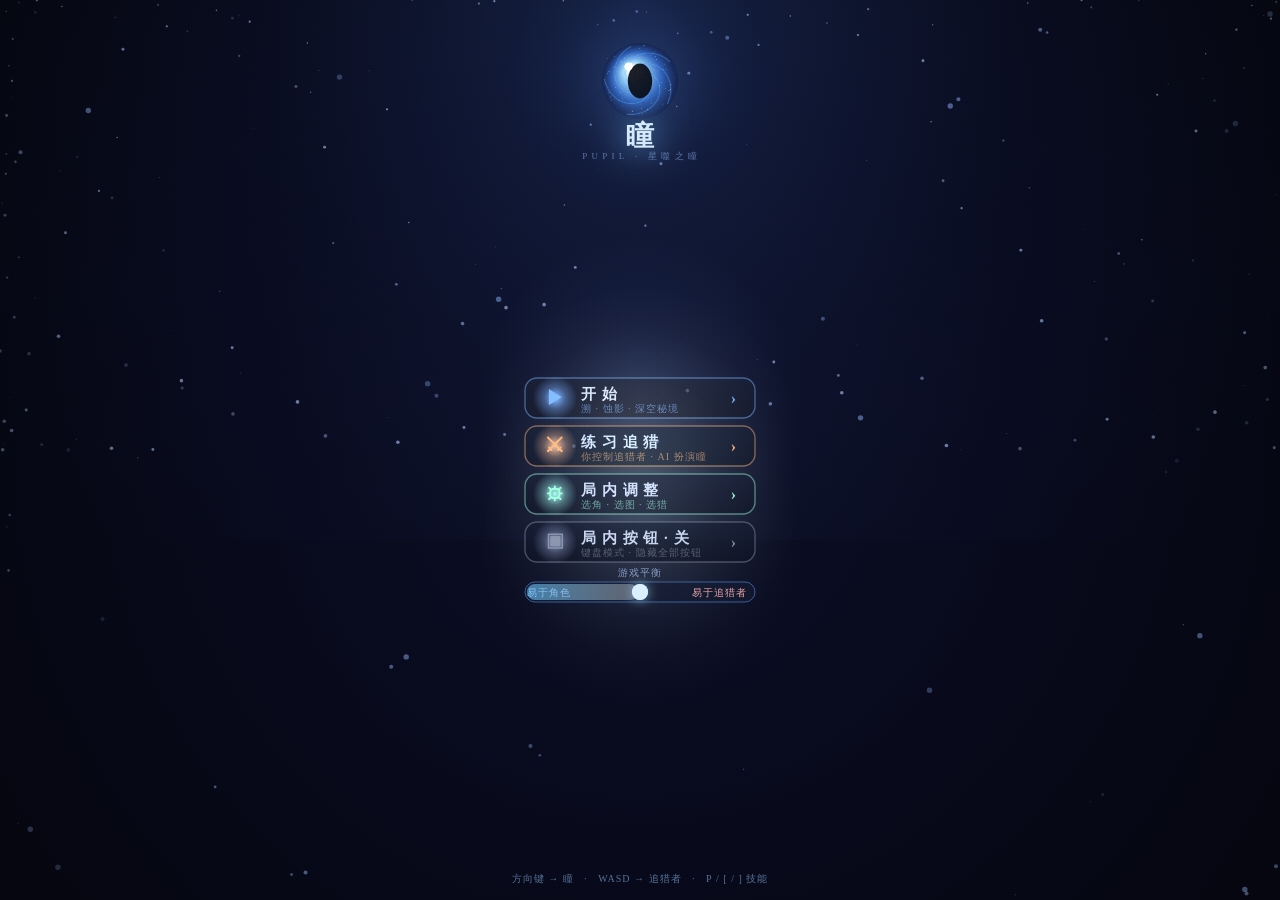
<file: gay.html>
<!DOCTYPE html>
<html lang="zh-CN">
<head>
<meta charset="UTF-8">
<meta name="viewport" content="width=device-width,initial-scale=1,maximum-scale=1,user-scalable=no,viewport-fit=cover">
<title>瞳 · Pupil</title>
<style>
  * { margin:0; padding:0; box-sizing:border-box; }
  html, body {
    width:100%; height:100%; overflow:hidden;
    background:#05060d; touch-action:none;
    -webkit-user-select:none; user-select:none;
    -webkit-tap-highlight-color:transparent;
    font-family:"ZCOOL KuaiLe","Ma Shan Zheng","Noto Serif SC","STKaiti","KaiTi",serif;
    letter-spacing:1px;
  }
  canvas { display:block; position:fixed; inset:0; }
  #panel {
    position:fixed; right:14px; bottom:14px; width:248px;
    padding:11px 13px; background:rgba(8,12,26,0.9);
    border:1px solid rgba(90,130,220,0.28); border-radius:12px;
    backdrop-filter:blur(12px); color:#9ab8e8; font-size:12px; z-index:10;
    box-shadow:0 4px 24px rgba(0,0,0,0.6);
    transition:transform 0.28s cubic-bezier(0.4,0,0.2,1),opacity 0.24s;
    transform-origin:bottom right;
  }
  #panel.collapsed { transform:translateY(calc(100% + 40px)) scale(0.92); opacity:0; pointer-events:none; }
  #panelToggle {
    position:fixed; right:14px; bottom:14px; width:48px; height:48px; border-radius:50%;
    background:rgba(18,28,58,0.9); border:1px solid rgba(90,130,220,0.5);
    display:flex; align-items:center; justify-content:center;
    color:#a8c8f0; font-size:20px; cursor:pointer;
    z-index:11; user-select:none; box-shadow:0 4px 16px rgba(0,0,0,0.6);
  }
  #panelToggle.hidden { opacity:0; pointer-events:none; }
  .panelHeader { display:flex; align-items:center; justify-content:space-between; margin-bottom:8px; padding-bottom:6px; border-bottom:1px solid rgba(90,130,220,0.15); }
  .panelHeader span { color:rgba(180,215,255,0.8); font-size:11px; letter-spacing:4px; }
  #panelClose {
    width:22px; height:22px; border-radius:50%;
    background:rgba(60,100,190,0.25); border:1px solid rgba(100,160,255,0.3);
    color:#a8c8f0; font-size:14px; line-height:1; cursor:pointer;
    display:flex; align-items:center; justify-content:center; padding:0;
  }
  .row { display:flex; align-items:center; justify-content:space-between; margin-bottom:7px; }
  .row:last-child { margin-bottom:0; }
  .label { color:rgba(160,200,255,0.7); font-size:11px; min-width:28px; }
  input[type=range] {
    -webkit-appearance:none; appearance:none; flex:1; height:4px;
    margin:0 8px; background:rgba(80,120,200,0.25); border-radius:2px; outline:none;
  }
  input[type=range]::-webkit-slider-thumb {
    -webkit-appearance:none; width:13px; height:13px; border-radius:50%;
    background:linear-gradient(135deg,#6aa8ff,#b8e0ff);
    box-shadow:0 0 8px rgba(120,190,255,0.8); cursor:pointer;
  }
  .val { min-width:42px; text-align:right; color:#cfe6ff; font-variant-numeric:tabular-nums; font-size:11px; }
  button.tbtn {
    flex:1; padding:5px 6px; background:rgba(60,100,190,0.18);
    border:1px solid rgba(100,160,255,0.30); border-radius:6px;
    color:#a8c8f0; font-size:11px; cursor:pointer; outline:none;
    transition:all 0.15s; font-family:inherit; white-space:nowrap;
  }
  button.tbtn.on { background:rgba(90,160,255,0.38); border-color:rgba(140,200,255,0.65); color:#eaf6ff; box-shadow:0 0 12px rgba(100,170,255,0.35); }
  .btnGroup { display:flex; gap:6px; flex:1; margin-left:8px; }
  #skillBtn,#charBtn,#shadowBtn,#touchVBtn,#touchEBtn,#touchFBtn,#touchKBtn {
    position:fixed; width:52px; height:52px; border-radius:50%;
    display:flex; align-items:center; justify-content:center;
    z-index:10; cursor:pointer; user-select:none; font-weight:700;
  }
  #skillBtn { right:20px; bottom:300px; background:radial-gradient(circle at 35% 30%,rgba(120,180,255,0.35),rgba(30,60,140,0.55)); border:2px solid rgba(120,190,255,0.55); box-shadow:0 0 18px rgba(80,150,255,0.45); color:#d8ecff; font-size:13px; }
  #charBtn { right:20px; bottom:360px; background:radial-gradient(circle at 35% 30%,rgba(200,240,255,0.35),rgba(60,90,180,0.55)); border:2px solid rgba(180,220,255,0.65); color:#eaf6ff; font-size:13px; }
  #shadowBtn { right:20px; bottom:240px; background:radial-gradient(circle at 35% 30%,rgba(80,20,40,0.55),rgba(10,0,10,0.85)); border:2px solid rgba(180,40,80,0.65); color:#ffb8c8; font-size:13px; }
  #touchVBtn { right:20px; bottom:180px; background:radial-gradient(circle at 35% 30%,rgba(220,240,180,0.4),rgba(50,100,50,0.6)); border:2px solid rgba(180,240,180,0.7); box-shadow:0 0 18px rgba(140,220,140,0.45); color:#f0fff0; font-size:14px; }
  #touchEBtn { right:20px; bottom:120px; background:radial-gradient(circle at 35% 30%,rgba(255,220,160,0.4),rgba(140,80,20,0.65)); border:2px solid rgba(255,220,150,0.8); box-shadow:0 0 18px rgba(255,190,90,0.5); color:#fff4e0; font-size:14px; }
  #touchFBtn { right:80px; bottom:180px; background:radial-gradient(circle at 35% 30%,rgba(220,255,250,0.4),rgba(20,90,80,0.65)); border:2px solid rgba(160,255,230,0.75); box-shadow:0 0 18px rgba(100,230,200,0.5); color:#eafffa; font-size:14px; }
  #touchKBtn { right:80px; bottom:240px; background:radial-gradient(circle at 35% 30%,rgba(255,220,200,0.4),rgba(120,60,80,0.65)); border:2px solid rgba(255,200,220,0.75); box-shadow:0 0 18px rgba(255,150,200,0.5); color:#ffeaf0; font-size:14px; }
  #touchKBtn.shield { animation:shieldPulse 1.2s ease-in-out infinite; }
  @keyframes shieldPulse { 0%,100% { box-shadow:0 0 18px rgba(140,220,255,0.6); } 50% { box-shadow:0 0 32px rgba(180,240,255,1); } }
  #skillBtn.cool,#charBtn.cool,#touchVBtn.cool,#touchEBtn.cool,#touchFBtn.cool,#touchKBtn.cool { opacity:0.42; filter:grayscale(0.6); }
  #charBtn.active { background:radial-gradient(circle at 35% 30%,rgba(255,240,180,0.5),rgba(180,120,40,0.6)); border-color:rgba(255,230,150,0.9); }
  #shadowBtn.cool { opacity:0.32; filter:grayscale(0.5); }
  #shadowBtn.ready { animation:sp 1.4s ease-in-out infinite; }
  #touchEBtn.armed { animation:sp2 1.0s ease-in-out infinite; }
  @keyframes sp { 0%,100% { box-shadow:0 0 22px rgba(180,40,80,0.55); } 50% { box-shadow:0 0 36px rgba(255,60,120,0.9); } }
  @keyframes sp2 { 0%,100% { box-shadow:0 0 20px rgba(255,190,90,0.6); } 50% { box-shadow:0 0 40px rgba(255,220,130,1); } }
  #pauseBtn {
    position:fixed; right:14px; top:14px; width:44px; height:44px; border-radius:50%;
    background:rgba(18,28,58,0.85); border:1px solid rgba(90,130,220,0.5);
    display:flex; align-items:center; justify-content:center;
    color:#a8c8f0; font-size:18px; cursor:pointer; z-index:12;
  }
  #pauseBtn.hidden { display:none; }
  @media (max-width:620px) {
    #panel { width:212px; padding:8px 10px; right:6px; bottom:6px; font-size:11px; }
    #skillBtn { width:44px; height:44px; right:12px; bottom:250px; }
    #charBtn { width:44px; height:44px; right:12px; bottom:300px; }
    #shadowBtn { width:44px; height:44px; right:12px; bottom:200px; }
    #touchVBtn { width:44px; height:44px; right:12px; bottom:150px; }
    #touchEBtn { width:44px; height:44px; right:12px; bottom:100px; }
    #touchFBtn { width:44px; height:44px; right:66px; bottom:150px; }
    #touchKBtn { width:44px; height:44px; right:66px; bottom:200px; }
    #panelToggle { right:10px; bottom:10px; width:42px; height:42px; }
    #pauseBtn { right:10px; top:10px; width:38px; height:38px; }
  }
</style>
</head>
<body>
<canvas id="game"></canvas>
<div id="panel" class="collapsed">
  <div class="panelHeader"><span>设 置</span><button id="panelClose">−</button></div>
  <div class="row"><span class="label">敌速</span><input type="range" id="speedSlider" min="0.3" max="1.6" step="0.05" value="1.0"><span class="val" id="speedVal">1.00×</span></div>
  <div class="row"><span class="label">伤害</span><input type="range" id="dmgSlider" min="0.2" max="2.5" step="0.05" value="1.0"><span class="val" id="dmgVal">1.00×</span></div>
  <div class="row"><span class="label">范围</span><input type="range" id="rangeSlider" min="0.4" max="2.0" step="0.05" value="1.0"><span class="val" id="rangeVal">1.00×</span></div>
  <div class="row"><span class="label">尾阻</span><input type="range" id="trailSlider" min="0.3" max="2.5" step="0.05" value="1.0"><span class="val" id="trailVal">1.00×</span></div>
  <div class="row"><span class="label">敌方</span><div class="btnGroup"><button id="btnAuto" class="tbtn">自动</button><button id="btnManual" class="tbtn on">手动</button></div></div>
  <div class="row"><span class="label">按钮</span><div class="btnGroup"><button id="btnTouchOn" class="tbtn on">显示</button><button id="btnTouchOff" class="tbtn">隐藏</button></div></div>
</div>
<div id="panelToggle">⚙</div>
<div id="pauseBtn" class="hidden">⏸</div>
<div id="touchVBtn" class="hidden">V</div>
<div id="touchEBtn" class="hidden">E</div>
<div id="touchFBtn" class="hidden">F</div>
<div id="touchKBtn" class="hidden">]</div>
<div id="shadowBtn">B</div>
<div id="charBtn">[</div>
<div id="skillBtn">P</div>

<script>
'use strict';
/* 瞳 · Pupil — Extended Edition */

/* ======================= A. Polyfills & Utilities ======================= */
if (!CanvasRenderingContext2D.prototype.roundRect){
  CanvasRenderingContext2D.prototype.roundRect = function(x,y,w,h,r){
    if (typeof r === 'number') r = {tl:r,tr:r,br:r,bl:r};
    this.beginPath();
    this.moveTo(x+r.tl, y); this.lineTo(x+w-r.tr, y);
    this.quadraticCurveTo(x+w, y, x+w, y+r.tr);
    this.lineTo(x+w, y+h-r.br); this.quadraticCurveTo(x+w, y+h, x+w-r.br, y+h);
    this.lineTo(x+r.bl, y+h); this.quadraticCurveTo(x, y+h, x, y+h-r.bl);
    this.lineTo(x, y+r.tl); this.quadraticCurveTo(x, y, x+r.tl, y);
    this.closePath(); return this;
  };
}
const clamp = (v,a,b) => v < a ? a : v > b ? b : v;

/* ============================ B. Constants ============================== */
const WORLD = 3000;
const TRAIL_LIFE = 6.0, TRAIL_DECAY = 1/TRAIL_LIFE, TRAIL_MAX_I = 2.6, TRAIL_STEP = 6, MERGE_R2 = 18*18, ALPHA_K = 0.20;
const ACCEL = 2400, FRICTION = 1.5, BRAKE = 12, BASE_MAX = 265;
const BOOST_MAX = 1.5, BOOST_R = 44, BOOST_R2 = BOOST_R*BOOST_R, BOOST_FRESH = 0.5;
const PLAYER_R = 24, PLAYER_HIT_R = 7, PLAYER_MAX_HP = 100;
const ENEMY_ACCEL = 1400, ENEMY_FRIC = 0.28, ENEMY_MAX = 640;
const ENEMY_R = 60, ENEMY_R2 = ENEMY_R*ENEMY_R, ENEMY_SIZE = 42, ENEMY_HIT_R = 14;
const ENEMY_HP = 280, ENEMY_ATK_BASE = 55, ATTACK_RANGE = 210, DMG_K = 3500;
const SKILL_CD = 6.5, SKILL_BOOST = 0.9, SKILL_BOOST_T = 2.8;
const SNAIL_RADIUS = 26, SNAIL_COLLIDE_R = 18;
const SNAIL_CONNECT_RANGE = 240, SNAIL_CONNECT_RATE = 0.22;
const SNAIL_HEAL_MAX = 42, SNAIL_INERTIA_MAX = 4.5;
const SNAIL_SLOW_RANGE = 260, SNAIL_SLOW_MAX = 0.42;
const SNAIL_COUNT = 14, SNAIL_SPEED = 35;
const SNAIL_ATTACH_RANGE = 110, SNAIL_ATTACH_RATE = 1.6, SNAIL_DETACH_RATE = 0.12;
const SNAIL_HYPNOTIZE_MUL = 0.34, WIN_COUNT = 3;
const SNAIL_DECAY_RATE = 0.015;
const SNAIL_WALL_SLOW = 0.15;
const SHRINE_CONNECT_MUL = 1.15;
const SOUL_LIGHT_RATE = 0.25, SOUL_LIGHT_MAX = 0.5;
const SHADOW_RADIUS = PLAYER_R*8, SHADOW_PULL_CD = 4.5, SHADOW_ACCEL = 2400;
const SHADOW_FRIC = 4.5, SHADOW_MAX_SPEED = 800, SHADOW_PENDING_DELAY = 0.22;
const SHADOW_MAX_CAPTURES = 6;
const SMOKE_PROJ_R = 20, SMOKE_PROJ_SPEED = 620;
const SMOKE_CHARGE_TIME = 2.0, SMOKE_CHARGE_MAX = 3;
const SMOKE_MAX_STACK = 10;
const SMOKE_SLOW = 0.12;
const SMOKE_SKILL_LOCK = 3.0, SMOKE_DMG_BOOST = 0.20;
const VORTEX_DURATION = 5.0, VORTEX_RADIUS = 400, VORTEX_PULL = 420;
const DRIFT_DURATION = 0.55, DRIFT_IMPULSE = 580;
const BLOB_VERTS = 32, BLOB_SPRING = 120, BLOB_DAMP = 8;
const BLOB_PUSH = 0.35, BLOB_MAX_OFF = 1.35, BLOB_MEMBRANE_WOBBLE = 0.045;
const COUNTER_BASE_WINDOW = 0.2, COUNTER_ENHANCED_WINDOW = 0.4;
let COUNTER_CD = 8.0;
const SHIELD_CD = 20.0, SHIELD_DURATION = 5.0, SHIELD_REDUCTION = 0.5;
const SPIDERLING_R = 12, SPIDERLING_HP = 40;
const SPIDERLING_SPEED = 300;
const SPIDERLING_ACCEL = 800;
const SPIDERLING_LIFE = 12, SPIDERLING_DMG = 22, SPIDERLING_HIT_CD = 1.0, MAX_SPIDERLINGS = 3;
const SPIDERLING_PULL_IMPULSE = 900;
const SPIDERLING_TRAIL_MUL = 0.5;
const ARACHNE_V_PULL_IMPULSE = 380;
const INTRO_DURATION = 2.0;

/* =========================== C. Data Tables ============================= */
const CHARACTERS = {
  su:   { id:'su',   name:'溯', sub:'RETRO',  rim:'120,180,255', bg1:'#0a1638', bg2:'#02030c', speedMul:1.15,
          skill:{ name:'回溯标记', key:'[', cd:5.0, effect:'放置标记，再按 [ 回到标记处' },
          stats:{ hp:'100', speed:'115%', cd:'5s+', extra:'惯性↓3s' } },
  yin:  { id:'yin',  name:'隐', sub:'VEIL',   rim:'180,255,200', bg1:'#0a2018', bg2:'#02060a', speedMul:1.0,
          skill:{ name:'穿行', key:'[', cd:8.0, effect:'无视地形 2.4s，移动中持续喷尾' },
          stats:{ hp:'100', speed:'100%', cd:'8s', extra:'穿行2.4s' } },
  zhi:  { id:'zhi',  name:'织', sub:'WEAVE',  rim:'255,220,120', bg1:'#2a1808', bg2:'#0c0500', speedMul:1.0,
          skill:{ name:'共鸣', key:'[', cd:9.0, effect:'连接范围 ×2.5，治疗 ×2，惯性↓' },
          stats:{ hp:'100', speed:'100%', cd:'9s', extra:'共鸣5.5s' } },
  xuan: { id:'xuan', name:'旋', sub:'VORTEX', rim:'190,150,255', bg1:'#180a28', bg2:'#040110', speedMul:1.0,
          skill:{ name:'旋涡', key:'[', cd:11.0, effect:'制造旋涡 5s，吸引半径 400 蜗牛，连接×2' },
          stats:{ hp:'100', speed:'100%', cd:'11s', extra:'旋涡5s' } },
  wu:   { id:'wu',   name:'雾', sub:'MIST',   rim:'200,220,240', bg1:'#1a1a2e', bg2:'#050510', speedMul:1.0,
          skill:{ name:'迷障', key:'[', cd:9.0, effect:'远处剧烈模糊 3s，可再按 [ 取消。] 键近身盲区 4s。' },
          stats:{ hp:'100', speed:'100%', cd:'9s', extra:'视野干扰' } },
  jing: { id:'jing', name:'镜', sub:'MIRROR', rim:'255,200,230', bg1:'#2a0a1c', bg2:'#0a0208', speedMul:1.0,
          skill:{ name:'反击', key:'[', cd:8.0, effect:'0.2s内被电弧击中则反击晕眩' },
          stats:{ hp:'100', speed:'100%', cd:'8s', extra:'反击/减伤' } }
};
const HUNTERS = {
  eclipse: { id:'eclipse', name:'蚀影', sub:'ECLIPSE', atkRange:150, maxSlow:0.88, baseDmgMul:1.0, moveSpd:100,
    rim:'220,140,255', bg1:'#1a0033', bg2:'#05000f',
    flow:[ {c1:'220,120,255',c2:'100,0,180'},{c1:'255,80,220',c2:'140,0,160'},
           {c1:'180,60,255',c2:'60,0,120'},{c1:'230,150,255',c2:'180,20,220'} ],
    skill:{ name:'瞬闪', key:'V', cd:5.0, effect:'闪现 180px 拉近距离' },
    extraSkill:{ name:'漂移', key:'F', cd:10.0, effect:'漂移小段，期间免疫尾流减速（CD×2）' } },
  crimson: { id:'crimson', name:'绯渊', sub:'CRIMSON', atkRange:230, maxSlow:0.88, baseDmgMul:1.15, moveSpd:105,
    rim:'255,180,80', bg1:'#3a0500', bg2:'#0c0100',
    flow:[ {c1:'255,220,120',c2:'220,60,20'},{c1:'255,180,60',c2:'180,20,10'},
           {c1:'255,140,40',c2:'140,0,0'},{c1:'255,240,180',c2:'255,100,30'} ],
    skill:{ name:'炽冲', key:'V', cd:3.5, effect:'短暂加速 2.6×，向前冲刺' } },
  pale: { id:'pale', name:'苍噬', sub:'PALE', atkRange:180, maxSlow:0.55, baseDmgMul:1.0, moveSpd:100,
    rim:'160,255,230', bg1:'#00201c', bg2:'#000a0a',
    flow:[ {c1:'180,255,230',c2:'0,180,160'},{c1:'120,240,220',c2:'0,120,140'},
           {c1:'200,255,255',c2:'40,200,200'},{c1:'140,255,200',c2:'0,160,120'} ],
    skill:{ name:'霜环', key:'V', cd:6.0, effect:'范围脉冲，命中角色减速 2s' },
    extraSkill:{ name:'漂移', key:'F', cd:5.0, effect:'漂移小段，期间免疫尾流减速' } },
  smoke: { id:'smoke', name:'烬烟', sub:'SMOKE', atkRange:180, maxSlow:0.88, baseDmgMul:0.40, moveSpd:95,
    rim:'90,80,110', bg1:'#111016', bg2:'#020203',
    flow:[ {c1:'60,55,75',c2:'20,15,30'},{c1:'90,80,110',c2:'40,30,60'},
           {c1:'120,110,140',c2:'50,40,80'},{c1:'70,60,90',c2:'10,5,20'} ],
    skill:{ name:'烟弹', key:'V', cd:0.0, charge:2.0, maxCharges:3, effect:'烟弹命中叠加 10 层，撞墙 50% 爆炸' } },
  arachne: { id:'arachne', name:'蛛', sub:'ARACHNE', atkRange:140, maxSlow:0.75, baseDmgMul:0.85, moveSpd:98,
    rim:'200,255,140', bg1:'#0a1a08', bg2:'#020502',
    flow:[ {c1:'180,255,120',c2:'60,160,40'},{c1:'140,220,90',c2:'40,120,30'},
           {c1:'220,255,180',c2:'100,200,60'},{c1:'160,255,140',c2:'80,180,40'} ],
    skill:{ name:'孵化', key:'V', cd:5.0, effect:'召唤幼蛛于延长线；E 强化后从三方向生成' },
    extraSkill:{ name:'归巢', key:'F', cd:6.0, effect:'把所有幼蛛朝蛛拉动一段距离' } }
};
const MAP_DEFS = {
  void: {
    id:'void', name:'深空秘境', sub:'VOID SANCTUM', desc:'纯净的虚空 · 没有虫洞与力场',
    night: false,
    theme: { bg0:'#0d1128', bg1:'#080a1c', bg2:'#020208',
             accent:'160,200,255', accentDim:'100,150,220',
             obstacle:['#1e2740','#131a2e','#0a0e1c','rgba(70,120,210,0.30)'] }
  },
  night: {
    id:'night', name:'永夜之地', sub:'ENDLESS NIGHT', desc:'黑暗笼罩 · 只有瞳与追猎者能照亮四周',
    night: true,
    lightPlayer: 315, lightEnemy: 660,
    theme: { bg0:'#0a0c18', bg1:'#05060e', bg2:'#010104',
             accent:'130,160,220', accentDim:'80,110,170',
             obstacle:['#14182a','#0c1020','#05070f','rgba(60,90,160,0.25)'] }
  },
  buildings: {
    id:'buildings', name:'遗迹之城', sub:'RUINS', desc:'长板 · 神坛 · 危墙 · 古老的三重构造',
    night: false,
    theme: { bg0:'#15102a', bg1:'#0c0818', bg2:'#030106',
             accent:'200,170,120', accentDim:'150,110,80',
             obstacle:['#3a2a44','#221630','#10081a','rgba(200,170,120,0.32)'] }
  }
};
const MAP_IDS = ['void','night','buildings'];

/* ========================== D. Global State ============================= */
const canvas = document.getElementById('game');
const ctx = canvas.getContext('2d');
let W = 0, H = 0, DPR = 1;
function resize(){
  DPR = Math.min(window.devicePixelRatio || 1, 2);
  W = window.innerWidth; H = window.innerHeight;
  canvas.width = Math.floor(W*DPR); canvas.height = Math.floor(H*DPR);
  canvas.style.width = W+'px'; canvas.style.height = H+'px';
  ctx.setTransform(DPR,0,0,DPR,0,0);
}
resize();
window.addEventListener('resize', resize);
window.addEventListener('orientationchange', ()=>setTimeout(resize,200));

const blurSrc = document.createElement('canvas'), blurSrcCtx = blurSrc.getContext('2d');
const blurTmp = document.createElement('canvas'), blurTmpCtx = blurTmp.getContext('2d');
function ensureBlurCanvas(){
  const w = Math.floor(W), h = Math.floor(H);
  if (blurSrc.width !== w || blurSrc.height !== h){
    blurSrc.width = w; blurSrc.height = h;
    blurTmp.width = w; blurTmp.height = h;
  }
}
const darkCanvas = document.createElement('canvas'), darkCtx = darkCanvas.getContext('2d');
function ensureDarkCanvas(){
  const w = Math.floor(W*DPR), h = Math.floor(H*DPR);
  if (darkCanvas.width !== w || darkCanvas.height !== h){
    darkCanvas.width = w; darkCanvas.height = h;
  }
}

let showTouchButtons = false;
let difficultyBias = 0;
(function loadPrefs(){
  try {
    const v = localStorage.getItem('pupil_touchbtn');
    if (v !== null) showTouchButtons = v === '1';
    const d = localStorage.getItem('pupil_difficulty');
    if (d !== null) difficultyBias = parseFloat(d);
  } catch(_){}
})();
function savePrefs(){
  try {
    localStorage.setItem('pupil_touchbtn', showTouchButtons ? '1' : '0');
    localStorage.setItem('pupil_difficulty', difficultyBias.toString());
  } catch(_){}
}
const getBiasFactor = () => 1.0 + difficultyBias * 0.4;

/* ============================================================
 * 瞳 · 作弊数据加载
 * 由外部 cheat.html 写入 localStorage['pupil_cheat_data']
 * 启动时读取并覆盖 CHARACTERS / HUNTERS / 全局倍率
 * ============================================================ */
(function applyCheatData(){
  try {
    const raw = localStorage.getItem('pupil_cheat_data');
    if (!raw) return;
    const data = JSON.parse(raw);
    let count = 0;

    // ---- 角色 ----
    if (data.characters){
      for (const id in data.characters){
        const c = CHARACTERS[id], src = data.characters[id];
        if (!c || !src) continue;
        if (typeof src.speedMul === 'number'){ c.speedMul = src.speedMul; count++; }
        if (typeof src.skillCd === 'number' && c.skill){ c.skill.cd = src.skillCd; count++; }
      }
      // 「镜」的技能 CD 走全局常量 COUNTER_CD
      if (data.characters.jing && typeof data.characters.jing.skillCd === 'number'){
        try { COUNTER_CD = data.characters.jing.skillCd; count++; } catch(_){}
      }
    }

    // ---- 追猎者 ----
    if (data.hunters){
      for (const id in data.hunters){
        const h = HUNTERS[id], src = data.hunters[id];
        if (!h || !src) continue;
        if (typeof src.atkRange === 'number'){ h.atkRange = src.atkRange; count++; }
        if (typeof src.maxSlow === 'number'){ h.maxSlow = src.maxSlow; count++; }
        if (typeof src.baseDmgMul === 'number'){ h.baseDmgMul = src.baseDmgMul; count++; }
        if (typeof src.skillCd === 'number' && h.skill){ h.skill.cd = src.skillCd; count++; }
        if (typeof src.extraCd === 'number' && h.extraSkill){ h.extraSkill.cd = src.extraCd; count++; }
        if (typeof src.charge === 'number' && h.skill){ h.skill.charge = src.charge; count++; }
        if (typeof src.maxCharges === 'number' && h.skill){ h.skill.maxCharges = src.maxCharges; count++; }
      }
    }

    // ---- 全局倍率 ----
    if (data.global){
      const g = data.global;
      if (typeof g.enemySpeedMul === 'number'){ enemySpeedMul = g.enemySpeedMul; count++; }
      if (typeof g.enemyDmgMul === 'number'){ enemyDmgMul = g.enemyDmgMul; count++; }
      if (typeof g.enemyRangeMul === 'number'){ enemyRangeMul = g.enemyRangeMul; count++; }
      if (typeof g.trailResistMul === 'number'){ trailResistMul = g.trailResistMul; count++; }
      if (typeof g.difficultyBias === 'number'){ difficultyBias = g.difficultyBias; count++; }
    }

    console.log('%c[瞳·作弊] 已加载 ' + count + ' 项覆盖', 'color:#6aa8ff');
  } catch(e){
    console.warn('[瞳·作弊] 加载失败', e);
  }
})();

/* 同一浏览器下，作弊器改了数据 → 游戏页面自动刷新应用 */
window.addEventListener('storage', e=>{
  if (e.key === 'pupil_cheat_data') location.reload();
});

let gameState = 'menu';
let menuScreen = 'main';
let practiceMode = false;
let deathTimer = 0, winTimer = 0, time = 0, hintAlpha = 1;
let enemySpeedMul = 1.0, enemyDmgMul = 1.0, enemyRangeMul = 1.0, trailResistMul = 1.0;
let enemyMode = 'manual';
let selectedHunter = 'eclipse';
let selectedChar = 'su';
let selectedMapId = 'void';
let currentMapDef = MAP_DEFS.void;
let prevVKey = false, prevBKey = false;
let shadowPending = false, shadowPendingTime = 0;
let introTimer = 0;

const player = {
  x:0, y:0, vx:0, vy:0, boost:0, skillBoost:0, skillCd:0,
  snailBoost:0, hp:PLAYER_MAX_HP, maxHp:PLAYER_MAX_HP,
  blob:null, squeeze:0,
  charType:'su', charSkillCd:0, inertiaBuff:0, phaseThrough:0, weaveActive:0,
  markerX:0, markerY:0, markerPlaced:false, yinTrailTimer:0,
  driftTimer:0, driftCd:0, smokeStacks:0, smokeSlow:0, skillLock:0,
  vortexActive:0, vortexX:0, vortexY:0, stunTimer:0,
  fogTimer:0, blindTimer:0, blindCd:0, blindX:0, blindY:0,
  counterWindow:0, mirrorKCd:0, damageReduction:0, damageReductionTimer:0, nextCounterEnhanced:false
};
const enemy = {
  x:0, y:0, vx:0, vy:0, slowFactor:0, slowFromSnail:0,
  hp:ENEMY_HP, maxHp:ENEMY_HP, hitFlash:0, dying:false, deathTimer:0,
  hunterType:'eclipse', skillTimer:5.0,
  dashActive:0, driftTimer:0, driftCd:0,
  blob:null, squeeze:0, huntProgress:0,
  smokeCharges:SMOKE_CHARGE_MAX, smokeChargeTimer:0,
  stunTimer:0,
  empowerCd:0, empowered:false, empowerTargetX:0, empowerTargetY:0, empowerTimer:0,
  eclipseInvulnTimer:0
};
const shadow = { active:false, disabled:false, captures:0, x:0, y:0, vx:0, vy:0, r:SHADOW_RADIUS, visualR:0, pullCd:0, spawnFlash:0 };
const soulLight = { active:false, x:0, y:0, targetSnail:null, phase:0 };

const cam = { cx:0, cy:0, zoom:1 };
const view = { l:0, r:0, t:0, b:0, w:0, h:0 };
const trails = [];
const lastSpawn = { x:0, y:0 };
let idleSpawnTimer = 0, wakeTimer = 0, attackIntensity = 0;
let playerSnailInertia = 0, playerSnailHeal = 0, frostSlow = 0, playerShadowSlow = 0;
let playerBurnTimer = 0, playerFrostTimer = 0;
const smokeProjectiles = [];
const spiderlings = [];
const explosionFlashes = [];
const stickInput  = { dx:0, dy:0, mag:0 };
const keyInput    = { dx:0, dy:0, mag:0 };   // WASD → 追猎者
const arrowInput  = { dx:0, dy:0, mag:0 };   // 方向键 → 玩家
const playerInput = { dx:0, dy:0, mag:0 };
const enemyInput  = { dx:0, dy:0, mag:0 };
const aiInput     = { dx:0, dy:0, mag:0 };
const keys = {};
const obstacles = [];
const snails = [];
const joystick = { active:false, id:null, baseX:0, baseY:0, knobX:0, knobY:0 };
let prevInAttackRange = false;

/* ========================= E. Blob Physics ============================== */
function setSoftDash(color, dashArr, dashOff, lineWidth, blur){
  ctx.setLineDash(dashArr);
  ctx.lineDashOffset = dashOff;
  ctx.strokeStyle = color;
  ctx.lineWidth = lineWidth;
  ctx.shadowBlur = blur || (lineWidth * 6);
  ctx.shadowColor = color;
}
function clearSoftDash(){ ctx.setLineDash([]); ctx.shadowBlur = 0; }

function makeBlob(radius){
  const pts = [];
  for (let i=0; i<BLOB_VERTS; i++){
    const a = i/BLOB_VERTS * Math.PI*2;
    pts.push({ angle:a, x:Math.cos(a)*radius, y:Math.sin(a)*radius, vx:0, vy:0 });
  }
  return pts;
}
function resetBlob(ent, radius){ ent.blob = makeBlob(radius); ent.squeeze = 0; }
function resetBlobPositions(ent, radius){
  if (!ent.blob) return;
  for (const p of ent.blob){
    p.x = Math.cos(p.angle)*radius; p.y = Math.sin(p.angle)*radius;
    p.vx = 0; p.vy = 0;
  }
}
function updateBlobPhysics(ent, radius, canPassMembrane, dt){
  if (!ent.blob) return;
  const k = BLOB_SPRING, damp = BLOB_DAMP, push = BLOB_PUSH;
  const maxOff = radius * BLOB_MAX_OFF;
  const R2limit = radius + 60;
  const phasing = (ent === player) && player.phaseThrough > 0;
  for (let i=0; i<BLOB_VERTS; i++){
    const p = ent.blob[i];
    const wob = Math.sin(p.angle*3 + time*1.4)*BLOB_MEMBRANE_WOBBLE +
                Math.cos(p.angle*5 - time*1.9)*BLOB_MEMBRANE_WOBBLE*0.6;
    const restR = radius*(1+wob);
    const restX = Math.cos(p.angle)*restR;
    const restY = Math.sin(p.angle)*restR;
    const wx = ent.x + p.x, wy = ent.y + p.y;
    let ax = (restX - p.x)*k - p.vx*damp;
    let ay = (restY - p.y)*k - p.vy*damp;
    if (!phasing){
      for (let j=0; j<obstacles.length; j++){
        const ob = obstacles[j];
        if (canPassMembrane && ob.type === 'membrane') continue;
        const ddx = wx-ob.x, ddy = wy-ob.y;
        if (Math.abs(ddx) > R2limit || Math.abs(ddy) > R2limit) continue;
        const d = Math.hypot(ddx, ddy);
        if (d < ob.r && d > 0.001){
          const overlap = ob.r - d;
          const nx = ddx/d, ny = ddy/d;
          p.x += nx*overlap*push; p.y += ny*overlap*push;
          const vn = p.vx*nx + p.vy*ny;
          if (vn < 0){ p.vx -= vn*nx*0.6; p.vy -= vn*ny*0.6; }
        }
      }
    }
    p.vx += ax*dt; p.vy += ay*dt;
    p.x += p.vx*dt; p.y += p.vy*dt;
    const lo = Math.hypot(p.x, p.y);
    if (lo > maxOff){ const s = maxOff/lo; p.x *= s; p.y *= s; }
  }
}
function computeSqueeze(ent, radius){
  if (!ent.blob) return 0;
  let total = 0;
  for (let i=0; i<BLOB_VERTS; i++){
    const p = ent.blob[i];
    const rx = Math.cos(p.angle)*radius, ry = Math.sin(p.angle)*radius;
    total += Math.hypot(p.x-rx, p.y-ry);
  }
  return Math.min(1, total / (BLOB_VERTS*radius*0.35));
}
function constrainCenter(ent, hardR, canPassMembrane){
  if (ent === player && player.phaseThrough > 0) return;
  for (let i=0; i<obstacles.length; i++){
    const ob = obstacles[i];
    if (canPassMembrane && ob.type === 'membrane') continue;
    const dx = ent.x-ob.x, dy = ent.y-ob.y;
    const d = Math.hypot(dx, dy);
    const minD = ob.r + hardR;
    if (d < minD && d > 0.001){
      const nx = dx/d, ny = dy/d;
      ent.x = ob.x + nx*minD; ent.y = ob.y + ny*minD;
      const vn = ent.vx*nx + ent.vy*ny;
      if (vn < 0){ ent.vx -= vn*nx*0.7; ent.vy -= vn*ny*0.7; }
    }
  }
}
function resolveSnailCollision(ent, hardR){
  for (let i=0; i<snails.length; i++){
    const s = snails[i];
    if (s.hypnotized > 0.5) continue;
    const dx = ent.x - s.x, dy = ent.y - s.y;
    const d = Math.hypot(dx, dy);
    const minD = SNAIL_COLLIDE_R + hardR;
    if (d < minD && d > 0.001){
      const nx = dx/d, ny = dy/d;
      const overlap = minD - d;
      ent.x += nx*overlap; ent.y += ny*overlap;
      const vn = ent.vx*nx + ent.vy*ny;
      if (vn < 0){ ent.vx -= vn*nx*0.45; ent.vy -= vn*ny*0.45; }
    }
  }
}

/* ============================== F. Input ================================ */
function inRect(x,y,r){ return x>=r.x && x<=r.x+r.w && y>=r.y && y<=r.y+r.h; }
function startBtnBounds(){ const w=210, h=50; return { x:W/2-w/2, y:H-58, w, h }; }
function mainMenuBtnBounds(i){
  const w = 230, h = 40, gap = 8;
  const totalH = 4*h + 3*gap;
  const startY = H/2 - totalH/2 + 20;
  return { x:W/2-w/2, y:startY + i*(h+gap), w, h, idx:i };
}
function difficultySliderBounds(){
  const w = 230, h = 20;
  return { x: W/2-w/2, y: mainMenuBtnBounds(3).y + 60, w, h };
}
function backBtnBounds(){ return { x:20, y:20, w:70, h:36 }; }
function pauseBtnBounds(){ return { x:W-58, y:14, w:44, h:44 }; }
function pauseResumeBtnBounds(){ const w=180, h=44; return { x:W/2-w/2, y:H/2, w, h }; }
function pauseQuitBtnBounds(){ const w=180, h=44; return { x:W/2-w/2, y:H/2+58, w, h }; }

/* 调整界面布局 */
function adjustCharCardBounds(i){
  const n = 6;
  const cw = Math.min(54, (W - 40) / n - 4);
  const ch = 64;
  const gap = 4;
  const totalW = n*cw + (n-1)*gap;
  const sx = (W - totalW) / 2;
  const sy = 60;
  return { x: sx + i*(cw+gap), y: sy, w: cw, h: ch };
}
function adjustCharInfoBounds(){
  const w = Math.min(320, W - 40), h = 96;
  return { x: (W - w)/2, y: 60 + 64 + 8, w, h };
}
function adjustMapCardBounds(i){
  const size = Math.min(84, (W - 60) / 3 - 12);
  const gap = 16;
  const totalW = 3*size + 2*gap;
  const sx = (W - totalW)/2;
  const sy = H * 0.47;
  return { x: sx + i*(size+gap), y: sy, w: size, h: size };
}
function adjustHunterInfoBounds(){
  const w = Math.min(320, W - 40), h = 96;
  return { x: (W - w)/2, y: H*0.47 + 100, w, h };
}
function adjustHunterCardBounds(i){
  const n = 5;
  const cw = Math.min(56, (W - 40) / n - 4);
  const ch = 64;
  const gap = 4;
  const totalW = n*cw + (n-1)*gap;
  const sx = (W - totalW) / 2;
  const sy = H*0.47 + 100 + 96 + 8;
  return { x: sx + i*(cw+gap), y: sy, w: cw, h: ch };
}

function onDown(e){
  if (e.cancelable) e.preventDefault();
  if (gameState === 'menu'){
    if (menuScreen === 'main'){
      for (let i=0; i<4; i++){
        if (inRect(e.clientX, e.clientY, mainMenuBtnBounds(i))){
          if (i === 0){ practiceMode = false; startGame(); }
          else if (i === 1){ practiceMode = true; startGame(); }
          else if (i === 2){ menuScreen = 'adjust'; }
          else if (i === 3){ showTouchButtons = !showTouchButtons; savePrefs(); syncTouchToggleBtns(); }
          return;
        }
      }
      const sb = difficultySliderBounds();
      if (inRect(e.clientX, e.clientY, sb)){
        const t = clamp((e.clientX - sb.x) / sb.w, 0, 1);
        difficultyBias = t * 2 - 1;
        savePrefs();
        return;
      }
      if (inRect(e.clientX, e.clientY, startBtnBounds())){ practiceMode = false; startGame(); }
    } else if (menuScreen === 'adjust'){
      if (inRect(e.clientX, e.clientY, backBtnBounds())){ menuScreen = 'main'; return; }
      // 角色
      for (let i=0; i<6; i++){
        if (inRect(e.clientX, e.clientY, adjustCharCardBounds(i))){
          selectedChar = ['su','yin','zhi','xuan','wu','jing'][i];
          return;
        }
      }
      // 地图
      for (let i=0; i<3; i++){
        if (inRect(e.clientX, e.clientY, adjustMapCardBounds(i))){
          selectedMapId = ['void','night','buildings'][i];
          return;
        }
      }
      // 追猎者
      for (let i=0; i<5; i++){
        if (inRect(e.clientX, e.clientY, adjustHunterCardBounds(i))){
          selectedHunter = ['eclipse','crimson','pale','smoke','arachne'][i];
          return;
        }
      }
    }
    return;
  }
  if (gameState === 'intro') return;
  if (gameState === 'paused'){
    if (inRect(e.clientX, e.clientY, pauseResumeBtnBounds())) gameState = 'playing';
    else if (inRect(e.clientX, e.clientY, pauseQuitBtnBounds())){
      gameState = 'menu'; menuScreen='main'; setPanelVisible(false);
      document.getElementById('pauseBtn').classList.add('hidden');
    }
    return;
  }
  if (gameState === 'dead' || gameState === 'win'){
    const t = gameState === 'dead' ? deathTimer : winTimer;
    if (t > 0.8){ gameState='menu'; menuScreen='main'; setPanelVisible(false); document.getElementById('pauseBtn').classList.add('hidden'); }
    return;
  }
  if (inRect(e.clientX, e.clientY, pauseBtnBounds())){ gameState = 'paused'; return; }
  joystick.active = true; joystick.id = e.pointerId;
  joystick.baseX = e.clientX; joystick.baseY = e.clientY;
  joystick.knobX = e.clientX; joystick.knobY = e.clientY;
  try { canvas.setPointerCapture(e.pointerId); } catch(_){}
}
function onMove(e){
  if (gameState === 'intro') return;
  if (!joystick.active || e.pointerId !== joystick.id) return;
  joystick.knobX = e.clientX; joystick.knobY = e.clientY;
}
function onUp(e){
  if (!joystick.active) return;
  if (e && e.pointerId !== joystick.id) return;
  joystick.active = false; joystick.id = null;
}
canvas.addEventListener('pointerdown', onDown, { passive:false });
canvas.addEventListener('pointermove', onMove, { passive:false });
canvas.addEventListener('pointerup', onUp);
canvas.addEventListener('pointercancel', onUp);
window.addEventListener('blur', ()=>onUp());

window.addEventListener('keydown', e=>{
  const k = e.key.toLowerCase();
  keys[k] = true;
  if (k === 'escape' && (gameState === 'playing' || gameState === 'paused')){
    gameState = (gameState === 'playing') ? 'paused' : 'playing';
    return;
  }
  if (gameState !== 'playing') return;
  if (k === 'p' && !practiceMode) useSkill();
  if (k === '[' && !practiceMode) useCharSkill();
  if (k === ']' && !practiceMode){
    if (player.charType === 'wu') useKBlind();
    else if (player.charType === 'jing') useKMirror();
  }
  if (k === 'e') useEmpowerSkill();
  if (k === 'f'){
    if (enemy.hunterType === 'arachne') useArachnePull();
    else useDriftSkill();
  }
});
window.addEventListener('keyup', e=>{ keys[e.key.toLowerCase()] = false; });

function readInput(){
  let sdx=0, sdy=0, smag=0;
  if (joystick.active){
    const ix = joystick.knobX - joystick.baseX;
    const iy = joystick.knobY - joystick.baseY;
    const d = Math.hypot(ix, iy);
    const DEAD = 6, MAXR = 62;
    if (d > DEAD){ smag = Math.min(1, (d-DEAD)/(MAXR-DEAD)); sdx = ix/d; sdy = iy/d; }
  }
  stickInput.dx = sdx; stickInput.dy = sdy; stickInput.mag = smag;
  // WASD → 追猎者
  let kx=0, ky=0;
  if (keys['w']) ky -= 1;
  if (keys['s']) ky += 1;
  if (keys['a']) kx -= 1;
  if (keys['d']) kx += 1;
  if (kx || ky){ const l = Math.hypot(kx, ky); keyInput.dx = kx/l; keyInput.dy = ky/l; keyInput.mag = 1; }
  else { keyInput.dx = 0; keyInput.dy = 0; keyInput.mag = 0; }
  // 方向键 → 玩家
  let ax=0, ay=0;
  if (keys['arrowup']) ay -= 1;
  if (keys['arrowdown']) ay += 1;
  if (keys['arrowleft']) ax -= 1;
  if (keys['arrowright']) ax += 1;
  if (ax || ay){ const l = Math.hypot(ax, ay); arrowInput.dx = ax/l; arrowInput.dy = ay/l; arrowInput.mag = 1; }
  else { arrowInput.dx = 0; arrowInput.dy = 0; arrowInput.mag = 0; }
}
function distributeInput(dt){
  playerInput.dx = 0; playerInput.dy = 0; playerInput.mag = 0;
  enemyInput.dx = 0; enemyInput.dy = 0; enemyInput.mag = 0;
  if (practiceMode){
    if (stickInput.mag > 0.01){ enemyInput.dx = stickInput.dx; enemyInput.dy = stickInput.dy; enemyInput.mag = stickInput.mag; }
    else if (keyInput.mag > 0.01){ enemyInput.dx = keyInput.dx; enemyInput.dy = keyInput.dy; enemyInput.mag = keyInput.mag; }
    else if (arrowInput.mag > 0.01){ enemyInput.dx = arrowInput.dx; enemyInput.dy = arrowInput.dy; enemyInput.mag = arrowInput.mag; }
    updatePlayerAI(dt);
  } else {
    // 玩家：摇杆优先，其次方向键
    if (stickInput.mag > 0.01){ playerInput.dx = stickInput.dx; playerInput.dy = stickInput.dy; playerInput.mag = stickInput.mag; }
    else if (arrowInput.mag > 0.01){ playerInput.dx = arrowInput.dx; playerInput.dy = arrowInput.dy; playerInput.mag = arrowInput.mag; }
    // 追猎者：自动或 WASD
    if (enemyMode === 'auto'){
      const dx = player.x - enemy.x, dy = player.y - enemy.y;
      const d = Math.hypot(dx, dy) || 1;
      enemyInput.dx = dx/d; enemyInput.dy = dy/d; enemyInput.mag = 1;
    } else {
      if (keyInput.mag > 0.01){ enemyInput.dx = keyInput.dx; enemyInput.dy = keyInput.dy; enemyInput.mag = keyInput.mag; }
    }
  }
}

/* ========================= G. Map Generation ============================ */
let buildingSnailSpots = [];

function initMapData(){
  obstacles.length = 0;
  buildingSnailSpots = [];
  currentMapDef = MAP_DEFS[selectedMapId] || MAP_DEFS.void;

  const count = (selectedMapId === 'buildings' || selectedMapId === 'night') ? 50 : 78;
  let tries = 0;
  const pS = { x:180, y:180 }, eS = { x:WORLD-180, y:WORLD-180 };
  while (obstacles.length < count && tries < 16000){
    tries++;
    const x = 180 + Math.random()*(WORLD-360);
    const y = 180 + Math.random()*(WORLD-360);
    const r = 22 + Math.random()*42;
    if (Math.hypot(x-pS.x, y-pS.y) < r+260) continue;
    if (Math.hypot(x-eS.x, y-eS.y) < r+260) continue;
    let ok = true;
    for (const o of obstacles) if (Math.hypot(x-o.x, y-o.y) < r + o.r + 20){ ok=false; break; }
    if (!ok) continue;
    let type = 'rock';
    if (Math.random() < 0.32) type = 'membrane';
    obstacles.push({ x, y, r, type, seed: Math.random()*1000 });
  }
  if (selectedMapId === 'buildings') generateBuildings();
  else if (selectedMapId === 'night') generateNightShrine();
}

function spotClear(x, y, r){
  if (x < 300 || x > WORLD-300 || y < 300 || y > WORLD-300) return false;
  for (const ob of obstacles){
    if (Math.hypot(x-ob.x, y-ob.y) < r + ob.r + 40) return false;
  }
  for (const b of buildingSnailSpots){
    if (Math.hypot(x-b.x, y-b.y) < r + 140) return false;
  }
  return true;
}
function findSpot(r){
  for (let i=0; i<300; i++){
    const x = 350 + Math.random()*(WORLD-700);
    const y = 350 + Math.random()*(WORLD-700);
    if (spotClear(x, y, r)) return { x, y };
  }
  return null;
}

/* 长板：一体化胶囊体（视觉上是一整条，不是小颗粒） */
function spawnPlank(){
  const segR = 32;
  const len = 5 + Math.floor(Math.random()*3);
  const spot = findSpot(segR * 2 + 100);
  if (!spot) return;
  const angle = Math.random() * Math.PI;
  const segGap = segR * 1.55;
  const halfLen = (len - 1) * segGap / 2;
  const dirX = Math.cos(angle), dirY = Math.sin(angle);
  for (let j = 0; j < len; j++){
    obstacles.push({
      x: spot.x + dirX*segGap*(j - (len-1)/2),
      y: spot.y + dirY*segGap*(j - (len-1)/2),
      r: segR,
      type: 'plank',
      // 一体化渲染参数
      plankCX: spot.x, plankCY: spot.y,
      plankAngle: angle,
      plankHalfLen: halfLen,
      plankWidth: segR,
      // 用同一组 key 保证整条长板只画一次
      plankKey: Math.floor(spot.x * 7 + spot.y * 13 + angle * 1000),
      seed: Math.random()*1000
    });
  }
}
function spawnShrine(opts){
  const R = 190;
  const spot = opts && opts.pos ? opts.pos : findSpot(R + 130);
  if (!spot) return;
  const pillarN = 14;
  for (let j = 0; j < pillarN; j++){
    if (j % 4 === 0) continue;
    const a = j/pillarN * Math.PI*2;
    obstacles.push({
      x: spot.x + Math.cos(a) * R,
      y: spot.y + Math.sin(a) * R,
      r: 28, type: 'shrine',
      shrineX: spot.x, shrineY: spot.y, shrineRadius: R,
      seed: Math.random()*1000
    });
  }
  // 神坛周边额外圆弧障碍（3 组）
  for (let arcIdx = 0; arcIdx < 3; arcIdx++){
    const arcR = R + 72 + arcIdx * 34;
    const arcCenterA = Math.random() * Math.PI * 2;
    const arcSpan = Math.PI * 0.62;
    const segN = 7;
    for (let j = 0; j < segN; j++){
      const t = segN === 1 ? 0.5 : j / (segN - 1);
      const a = arcCenterA + (t - 0.5) * arcSpan;
      obstacles.push({
        x: spot.x + Math.cos(a) * arcR,
        y: spot.y + Math.sin(a) * arcR,
        r: 22,
        type: 'shrine',
        shrineX: spot.x, shrineY: spot.y, shrineRadius: arcR,
        seed: Math.random()*1000
      });
    }
  }
  obstacles.push({
    x: spot.x, y: spot.y, r: 52,
    type: 'altar', seed: Math.random()*1000
  });
  buildingSnailSpots.push({
    x: spot.x, y: spot.y,
    shrine: true, immovable: true
  });
}
/* 危墙：内质网一体化（多层弧 + 径向勾连） */
function spawnWall(){
  const spot = findSpot(220);
  if (!spot) return;
  const baseAngle = Math.random() * Math.PI * 2;
  const layers = [148, 110, 74, 42];
  const arcSpan = Math.PI * 1.5;
  const stoneR = 18;
  const wallKey = Math.floor(spot.x * 7 + spot.y * 13);
  for (let li = 0; li < layers.length; li++){
    const R = layers[li];
    const segCount = li === 0 ? 10 : li === 1 ? 9 : li === 2 ? 8 : 7;
    for (let j = 0; j < segCount; j++){
      const t = segCount === 1 ? 0.5 : j / (segCount - 1);
      const a = baseAngle + (t - 0.5) * arcSpan;
      obstacles.push({
        x: spot.x + Math.cos(a) * R,
        y: spot.y + Math.sin(a) * R,
        r: stoneR,
        type: 'wall',
        wallCenterX: spot.x,
        wallCenterY: spot.y,
        wallBaseAngle: baseAngle,
        wallArcSpan: arcSpan,
        wallLayerR: R,
        wallKey: wallKey,
        seed: Math.random()*1000
      });
    }
  }
  // 层间勾连
  for (let li = 0; li < layers.length - 1; li++){
    const r1 = layers[li], r2 = layers[li+1];
    const midR = (r1 + r2) / 2;
    const connectors = 3 + (li % 2);
    for (let c = 0; c < connectors; c++){
      const t = (c + 0.5) / connectors;
      const a = baseAngle + (t - 0.5) * arcSpan * 0.85;
      obstacles.push({
        x: spot.x + Math.cos(a) * midR,
        y: spot.y + Math.sin(a) * midR,
        r: stoneR * 0.85,
        type: 'wall',
        wallCenterX: spot.x,
        wallCenterY: spot.y,
        wallBaseAngle: baseAngle,
        wallArcSpan: arcSpan,
        wallLayerR: midR,
        wallKey: wallKey,
        seed: Math.random()*1000
      });
    }
  }
  // 内部 1 只蜗
  const a0 = Math.random() * Math.PI * 2;
  const r0 = 10 + Math.random() * 12;
  buildingSnailSpots.push({
    x: spot.x + Math.cos(a0) * r0,
    y: spot.y + Math.sin(a0) * r0,
    shrine: false,
    wallHomeX: spot.x,
    wallHomeY: spot.y,
    wallRadius: 24
  });
}
function generateBuildings(){
  const arr = ['plank', 'shrine', 'wall'];
  for (let i = arr.length-1; i > 0; i--){
    const j = Math.floor(Math.random()*(i+1));
    [arr[i], arr[j]] = [arr[j], arr[i]];
  }
  arr.push(['plank','shrine','wall'][Math.floor(Math.random()*3)]);
  for (let i = arr.length-1; i > 0; i--){
    const j = Math.floor(Math.random()*(i+1));
    [arr[i], arr[j]] = [arr[j], arr[i]];
  }
  for (const kind of arr){
    if (kind === 'plank') spawnPlank();
    else if (kind === 'shrine') spawnShrine();
    else if (kind === 'wall') spawnWall();
  }
}
function generateNightShrine(){
  const pS = { x:180, y:180 }, eS = { x:WORLD-180, y:WORLD-180 };
  for (let i = 0; i < 200; i++){
    const x = 500 + Math.random()*(WORLD-1000);
    const y = 500 + Math.random()*(WORLD-1000);
    if (Math.hypot(x-pS.x, y-pS.y) < 600) continue;
    if (Math.hypot(x-eS.x, y-eS.y) < 600) continue;
    let ok = true;
    for (const ob of obstacles){
      if (Math.hypot(x-ob.x, y-ob.y) < ob.r + 300){ ok = false; break; }
    }
    if (!ok) continue;
    spawnShrine({ pos: { x, y } });
    return;
  }
}

function isOnPlank(x, y){
  for (const ob of obstacles){
    if (ob.type !== 'plank') continue;
    if (Math.hypot(x-ob.x, y-ob.y) < ob.r + 16) return true;
  }
  return false;
}

/* ============================== H. Skills =============================== */
function useDriftSkill(){
  if (enemy.hunterType !== 'pale' && enemy.hunterType !== 'eclipse') return;
  if (enemy.dying || gameState !== 'playing') return;
  if (enemy.driftCd > 0 || enemy.driftTimer > 0) return;
  const sp = Math.hypot(enemy.vx, enemy.vy);
  let ux, uy;
  if (sp > 12){ ux = enemy.vx / sp; uy = enemy.vy / sp; }
  else {
    const dx = player.x - enemy.x, dy = player.y - enemy.y;
    const d = Math.hypot(dx, dy) || 1;
    ux = dx / d; uy = dy / d;
  }
  enemy.driftTimer = DRIFT_DURATION;
  enemy.driftCd = enemy.hunterType === 'eclipse' ? HUNTERS.eclipse.extraSkill.cd : HUNTERS.pale.extraSkill.cd;
  enemy.vx += ux * DRIFT_IMPULSE;
  enemy.vy += uy * DRIFT_IMPULSE;
  enemy.slowFactor = 0;
  enemy.slowFromSnail = 0;
}
function useArachnePull(){
  if (enemy.hunterType !== 'arachne') return;
  if (enemy.dying || gameState !== 'playing') return;
  if (enemy.driftCd > 0) return;
  if (spiderlings.length === 0) return;
  enemy.driftCd = HUNTERS.arachne.extraSkill.cd;
  for (const sp of spiderlings){
    const dx = enemy.x - sp.x, dy = enemy.y - sp.y;
    const d = Math.hypot(dx, dy) || 1;
    sp.vx += (dx/d) * SPIDERLING_PULL_IMPULSE;
    sp.vy += (dy/d) * SPIDERLING_PULL_IMPULSE;
    sp.pulledTimer = 0.4;
  }
}
function useEmpowerSkill(){
  if (enemy.dying || gameState !== 'playing') return;
  if (enemy.empowerCd > 0) return;
  enemy.empowerCd = 20.0;
  enemy.empowered = true;
  if (enemy.hunterType === 'eclipse'){
    enemy.empowerTargetX = player.x;
    enemy.empowerTargetY = player.y;
    enemy.empowerTimer = 2.0;
  }
}
function useSmokeSkill(){
  if (enemy.smokeCharges <= 0) return;
  enemy.smokeCharges--;
  const dx = player.x - enemy.x, dy = player.y - enemy.y;
  const d = Math.hypot(dx, dy) || 1;
  const ux = dx / d, uy = dy / d;
  smokeProjectiles.push({ x:enemy.x, y:enemy.y, vx:ux*SMOKE_PROJ_SPEED, vy:uy*SMOKE_PROJ_SPEED, r:SMOKE_PROJ_R, life:2.4, empowered:enemy.empowered });
  enemy.empowered = false;
}
function useSkill(){
  if (player.skillCd > 0 || player.skillLock > 0) return;
  player.skillCd = SKILL_CD;
  player.skillBoost = SKILL_BOOST;
  const sp = Math.hypot(player.vx, player.vy);
  let bx, by;
  if (sp > 15){ bx = -player.vx/sp; by = -player.vy/sp; }
  else { const a = Math.random()*Math.PI*2; bx = Math.cos(a); by = Math.sin(a); }
  const baseA = Math.atan2(by, bx);
  for (let i=0; i<68; i++){
    const spread = (Math.random()-0.5)*1.15;
    const a = baseA + spread;
    const dist_ = 6 + Math.random()*46;
    const px = player.x + Math.cos(a)*dist_;
    const py = player.y + Math.sin(a)*dist_;
    const spd = 55 + Math.random()*150;
    addTrail(px, py, 1.6+Math.random()*0.9, Math.cos(a)*spd, Math.sin(a)*spd, true, true);
  }
}
function useKBlind(){
  if (player.charType !== 'wu') return;
  if (player.blindCd > 0 || player.blindTimer > 0) return;
  player.blindTimer = 4.0;
  player.blindCd = 9.0;
  player.blindX = player.x;
  player.blindY = player.y;
}
function useKMirror(){
  if (player.charType !== 'jing') return;
  if (player.mirrorKCd > 0) return;
  player.mirrorKCd = SHIELD_CD;
  player.damageReduction = SHIELD_REDUCTION;
  player.damageReductionTimer = SHIELD_DURATION;
  player.nextCounterEnhanced = true;
}
function useCharSkill(){
  if (player.charSkillCd > 0 || player.skillLock > 0) return;
  const type = player.charType;
  if (type === 'su'){
    if (!player.markerPlaced){
      player.markerX = player.x; player.markerY = player.y;
      player.markerPlaced = true; player.charSkillCd = 0.6;
    } else {
      const dx = player.markerX - player.x, dy = player.markerY - player.y;
      const d = Math.hypot(dx, dy);
      player.x = player.markerX; player.y = player.markerY;
      player.vx = 0; player.vy = 0;
      constrainCenter(player, PLAYER_HIT_R, true);
      resetBlobPositions(player, PLAYER_R);
      player.squeeze = 0;
      player.inertiaBuff = 3.0;
      player.markerPlaced = false;
      player.charSkillCd = CHARACTERS.su.skill.cd + Math.min(18, d / 160);
    }
  } else if (type === 'yin'){
    player.phaseThrough = 2.4;
    player.charSkillCd = CHARACTERS.yin.skill.cd;
  } else if (type === 'zhi'){
    player.weaveActive = 5.5;
    player.charSkillCd = CHARACTERS.zhi.skill.cd;
  } else if (type === 'xuan'){
    player.vortexActive = VORTEX_DURATION;
    player.vortexX = player.x; player.vortexY = player.y;
    player.charSkillCd = CHARACTERS.xuan.skill.cd;
  } else if (type === 'wu'){
    if (player.fogTimer > 0){ player.fogTimer = 0; return; }
    player.fogTimer = 3.0;
    player.charSkillCd = CHARACTERS.wu.skill.cd;
  } else if (type === 'jing'){
    const win = player.nextCounterEnhanced ? COUNTER_ENHANCED_WINDOW : COUNTER_BASE_WINDOW;
    player.counterWindow = win;
    player.nextCounterEnhanced = false;
    player.charSkillCd = COUNTER_CD;
  }
}
function spawnShadowAt(x, y){
  shadow.active = true;
  shadow.x = x; shadow.y = y;
  shadow.vx = 0; shadow.vy = 0;
  shadow.r = SHADOW_RADIUS; shadow.visualR = 0;
  shadow.pullCd = 0; shadow.spawnFlash = 1;
}
function useShadowSkill(){
  if (enemy.dying) return;
  if (shadow.disabled) return;
  if (!shadow.active){
    if (enemy.huntProgress < 1) return;
    if (!shadowPending){ shadowPending = true; shadowPendingTime = time; return; }
    const dEtoP = Math.hypot(player.x - enemy.x, player.y - enemy.y);
    if (dEtoP < SHADOW_RADIUS) { shadowPending = false; return; }
    enemy.huntProgress = 0;
    spawnShadowAt(enemy.x, enemy.y);
    shadowPending = false;
  } else {
    if (shadow.pullCd > 0) return;
    shadow.pullCd = SHADOW_PULL_CD;
    const dx = enemy.x - shadow.x, dy = enemy.y - shadow.y;
    const d = Math.hypot(dx, dy) || 1;
    // 催眠速度减慢：捕获越多，加速越弱
    const spdMul = Math.max(0.3, 1 - shadow.captures * 0.15);
    shadow.vx += (dx/d) * SHADOW_ACCEL * 1.6 * spdMul;
    shadow.vy += (dy/d) * SHADOW_ACCEL * 1.6 * spdMul;
    shadow.spawnFlash = 0.7;
  }
}
function updateShadowPending(){
  if (!shadowPending) return;
  if (shadow.disabled){ shadowPending = false; return; }
  if (time - shadowPendingTime < SHADOW_PENDING_DELAY) return;
  if (enemy.huntProgress >= 1 && !shadow.active){
    enemy.huntProgress = 0;
    let bestX = enemy.x, bestY = enemy.y, bestScore = -1;
    for (const s of snails){
      let score = 0;
      for (const o of snails){ const d = Math.hypot(s.x-o.x, s.y-o.y); if (d < 500) score += 1 - d/500; }
      if (score > bestScore){ bestScore = score; bestX = s.x; bestY = s.y; }
    }
    spawnShadowAt(bestX, bestY);
  }
  shadowPending = false;
}
function triggerSpread(srcX, srcY, radius, type){
  const affected = [];
  for (const p of trails){
    const d = Math.hypot(p.x - srcX, p.y - srcY);
    if (d < radius) affected.push(p);
  }
  if (affected.length === 0) return;
  const visited = new Set();
  const queue = [...affected];
  const spreadStep = 140;
  const newTrails = [];
  while (queue.length > 0){
    const p = queue.shift();
    if (visited.has(p)) continue;
    visited.add(p);
    let blocked = false;
    for (const q of trails){
      if (q === p) continue;
      const d = Math.hypot(p.x - q.x, p.y - q.y);
      if (d < spreadStep){
        if (q.isPlayerSkill) { blocked = true; break; }
        if (!visited.has(q) && !queue.includes(q)) queue.push(q);
      }
    }
    if (blocked) continue;
    const numSparks = type === 'burn' ? 16 : 12;
    for (let i = 0; i < numSparks; i++){
      const a = Math.random() * Math.PI * 2;
      const speed = 70 + Math.random() * 140;
      const dist_ = 4 + Math.random() * 22;
      newTrails.push({
        x: p.x + Math.cos(a) * dist_, y: p.y + Math.sin(a) * dist_,
        vx: Math.cos(a) * speed, vy: Math.sin(a) * speed,
        i: 0.5 + Math.random() * 0.6, born: time,
        isSpark: true, sparkType: type, life: 1.0 + Math.random() * 1.2
      });
    }
  }
  for (const nt of newTrails){
    trails.push({
      x: nt.x, y: nt.y, i: nt.i, born: nt.born, vx: nt.vx, vy: nt.vy,
      isBurning: type === 'burn', isFrost: type === 'frost',
      isSpark: true, sparkType: type, sparkTimer: nt.life
    });
  }
  if (type === 'burn') for (const p of visited){ p.isBurning = true; p.burnTimer = 6.0; }
  else if (type === 'frost') for (const p of visited){ p.isFrost = true; p.frostTimer = 6.0; }
}
function detonateSmoke(x, y){
  const radius = 220;
  for (const p of trails){
    if (p.isPlayerSkill) continue;
    const d = Math.hypot(p.x - x, p.y - y);
    if (d < radius){ p.isBurning = true; p.burnTimer = 6.0; }
  }
  for (let i = 0; i < 80; i++){
    const a = Math.random() * Math.PI * 2;
    const spd = 120 + Math.random() * 260;
    const dist_ = Math.random() * 30;
    trails.push({
      x: x + Math.cos(a) * dist_, y: y + Math.sin(a) * dist_,
      i: 0.7, born: time,
      vx: Math.cos(a) * spd, vy: Math.sin(a) * spd,
      isBurning: true, isSpark: true,
      sparkType: 'burn', sparkTimer: 1.8
    });
  }
  explosionFlashes.push({ x, y, time: 0, maxTime: 0.9, color:'255,160,60', radius: 280, ring: false });
}
/* 蛛召唤：普通 V → 延长线；E 强化 → 三方向，移速 50% */
function summonSpiderlings(count){
  const empowered = enemy.empowered;
  if (empowered && count > 1){
    // E 强化：3 个方向，每个 50% 移速
    const baseAngle = Math.atan2(enemy.y - player.y, enemy.x - player.x);
    for (let i = 0; i < count; i++){
      if (spiderlings.length >= MAX_SPIDERLINGS) break;
      const a = baseAngle + (i - 1) * (Math.PI * 2 / 3);
      const d = ENEMY_SIZE + 80;
      const sx = clamp(enemy.x + Math.cos(a) * d, 60, WORLD - 60);
      const sy = clamp(enemy.y + Math.sin(a) * d, 60, WORLD - 60);
      spiderlings.push({
        x: sx, y: sy, vx: 0, vy: 0,
        hp: SPIDERLING_HP, maxHp: SPIDERLING_HP, life: SPIDERLING_LIFE, hitCd: 0,
        pulledTimer: 0, speedMul: 0.5,
        phase: Math.random() * Math.PI * 2,
        legs: Array.from({length: 6}, (_, i) => ({ angle: i/6 * Math.PI*2 + Math.random()*0.3, len: 14 + Math.random()*4 }))
      });
    }
  } else {
    for (let i = 0; i < count; i++){
      if (spiderlings.length >= MAX_SPIDERLINGS) break;
      let sx = 2 * player.x - enemy.x + (Math.random() - 0.5) * 24;
      let sy = 2 * player.y - enemy.y + (Math.random() - 0.5) * 24;
      sx = clamp(sx, 60, WORLD - 60);
      sy = clamp(sy, 60, WORLD - 60);
      spiderlings.push({
        x: sx, y: sy, vx: 0, vy: 0,
        hp: SPIDERLING_HP, maxHp: SPIDERLING_HP, life: SPIDERLING_LIFE, hitCd: 0,
        pulledTimer: 0, speedMul: 1,
        phase: Math.random() * Math.PI * 2,
        legs: Array.from({length: 6}, (_, i) => ({ angle: i/6 * Math.PI*2 + Math.random()*0.3, len: 14 + Math.random()*4 }))
      });
    }
  }
}

/* ========================= I. Entity Updates ============================ */
function concentrationAtPlayer(){
  let sum = 0;
  for (const p of trails){
    const dx = p.x - player.x, dy = p.y - player.y;
    const d2 = dx*dx + dy*dy;
    if (d2 < BOOST_R2){
      if (time - p.born < BOOST_FRESH) continue;
      const d = Math.sqrt(d2);
      const conc = Math.min(1, p.i/1.5);
      sum += conc * (1 - d/BOOST_R);
    }
  }
  return Math.min(1, sum/2.2);
}

function updateSoulLight(dt){
  if (!soulLight.active) return;
  soulLight.phase += dt * 2.2;
  if (soulLight.targetSnail){
    const s = soulLight.targetSnail;
    if (!s || s.connectProgress >= SOUL_LIGHT_MAX || s.hypnotized > 0.5){
      soulLight.targetSnail = null;
      if (s && s.connectProgress >= SOUL_LIGHT_MAX){
        soulLight.active = false;
        return;
      }
    }
  }
  if (soulLight.targetSnail){
    const s = soulLight.targetSnail;
    const dx = s.x - soulLight.x, dy = s.y - soulLight.y;
    const d = Math.hypot(dx, dy);
    const k = 1 - Math.exp(-9 * dt);
    soulLight.x += dx * k;
    soulLight.y += dy * k;
    if (d < 60){
      s.connectProgress = Math.min(SOUL_LIGHT_MAX, s.connectProgress + SOUL_LIGHT_RATE * dt);
    }
  } else {
    let best = null, bestD = 380;
    for (const s of snails){
      if (s.hypnotized > 0.5) continue;
      if (s.connectProgress <= 0.02 || s.connectProgress >= SOUL_LIGHT_MAX) continue;
      const d = Math.hypot(s.x - player.x, s.y - player.y);
      if (d < bestD){ bestD = d; best = s; }
    }
    if (best){ soulLight.targetSnail = best; }
    else {
      const orbitR = 52;
      const tx = player.x + Math.cos(soulLight.phase) * orbitR;
      const ty = player.y + Math.sin(soulLight.phase * 0.85) * orbitR;
      const k = 1 - Math.exp(-6 * dt);
      soulLight.x += (tx - soulLight.x) * k;
      soulLight.y += (ty - soulLight.y) * k;
    }
  }
}
function spawnSoulLight(x, y){
  soulLight.active = true;
  soulLight.x = x; soulLight.y = y;
  soulLight.targetSnail = null;
  soulLight.phase = 0;
}

function updatePlayer(dt){
  if (player.charSkillCd > 0) player.charSkillCd -= dt;
  if (player.inertiaBuff > 0 && (player.inertiaBuff -= dt) < 0) player.inertiaBuff = 0;
  if (player.phaseThrough > 0 && (player.phaseThrough -= dt) < 0) player.phaseThrough = 0;
  if (player.weaveActive > 0 && (player.weaveActive -= dt) < 0) player.weaveActive = 0;
  if (player.smokeSlow > 0 && (player.smokeSlow -= dt) < 0) player.smokeSlow = 0;
  if (player.skillLock > 0 && (player.skillLock -= dt) < 0) player.skillLock = 0;
  if (player.vortexActive > 0 && (player.vortexActive -= dt) < 0) player.vortexActive = 0;
  if (player.stunTimer > 0 && (player.stunTimer -= dt) < 0) player.stunTimer = 0;
  if (player.fogTimer > 0 && (player.fogTimer -= dt) < 0) player.fogTimer = 0;
  if (player.blindTimer > 0 && (player.blindTimer -= dt) < 0) player.blindTimer = 0;
  if (player.blindCd > 0) player.blindCd -= dt;
  if (player.mirrorKCd > 0) player.mirrorKCd -= dt;
  if (player.damageReductionTimer > 0){
    player.damageReductionTimer -= dt;
    if (player.damageReductionTimer <= 0){ player.damageReduction = 0; player.damageReductionTimer = 0; }
  }
  if (player.counterWindow > 0) player.counterWindow -= dt;

  const conc = concentrationAtPlayer();
  if (conc > 0.02) wakeTimer += dt;
  else { wakeTimer -= dt*2.5; if (wakeTimer < 0) wakeTimer = 0; }
  const timeFactor = 1 - Math.exp(-wakeTimer*2.2);
  player.boost += (conc*timeFactor - player.boost)*Math.min(1, dt*8);
  if (player.skillBoost > 0){ player.skillBoost -= dt*(SKILL_BOOST/SKILL_BOOST_T); if (player.skillBoost < 0) player.skillBoost = 0; }
  if (player.skillCd > 0) player.skillCd -= dt;

  const weaveOn = player.weaveActive > 0;
  const weaveBoost = weaveOn ? 1.3 : 1.0;
  const weaveHealMul = weaveOn ? 2.0 : 1.0;
  const weaveInertiaMul = weaveOn ? 1.7 : 1.0;
  let snailBoostRaw = 0, snailInertia = 0, snailHeal = 0;
  for (const s of snails){
    if (s.connectProgress <= 0.001 || s.boostActive <= 0.001) continue;
    const w = s.connectProgress * s.boostActive;
    snailBoostRaw += w; snailInertia += w; snailHeal += w;
  }
  snailBoostRaw = Math.min(1, snailBoostRaw) * 0.20 * weaveBoost;
  player.snailBoost += (snailBoostRaw - player.snailBoost)*Math.min(1, dt*5);
  playerSnailInertia = Math.min(SNAIL_INERTIA_MAX*1.8, snailInertia*SNAIL_INERTIA_MAX/2.5*weaveInertiaMul);
  playerSnailHeal = snailHeal*SNAIL_HEAL_MAX/2.5*weaveHealMul;
  if (playerSnailHeal > 0) player.hp = Math.min(player.maxHp, player.hp + playerSnailHeal*dt);
  if (frostSlow > 0 && (frostSlow -= dt) < 0) frostSlow = 0;
  if (playerBurnTimer > 0){ playerBurnTimer -= dt; player.hp -= 12 * dt; }
  if (playerFrostTimer > 0) playerFrostTimer -= dt;

  if (shadow.active && shadow.visualR > 1){
    const d = Math.hypot(player.x - shadow.x, player.y - shadow.y);
    if (d < shadow.visualR) playerShadowSlow = Math.min(0.85, playerShadowSlow + dt*3);
    else playerShadowSlow = Math.max(0, playerShadowSlow - dt*2);
  } else playerShadowSlow = Math.max(0, playerShadowSlow - dt*2);

  const char = CHARACTERS[player.charType] || CHARACTERS.su;
  const totalBoost = Math.min(1.9, player.boost + player.skillBoost + player.snailBoost);
  let maxSpd = BASE_MAX*(1 + totalBoost*BOOST_MAX) * char.speedMul;
  let accel = ACCEL*(1 + totalBoost*0.65) * char.speedMul;
  const driftOn = player.driftTimer > 0;
  const stunned = player.stunTimer > 0;
  if (!driftOn && !stunned){
    if (player.phaseThrough > 0){ maxSpd *= 1.40; accel *= 1.35; }
    if (frostSlow > 0){ maxSpd *= 0.45; accel *= 0.7; }
    if (playerFrostTimer > 0){ maxSpd *= 0.55; accel *= 0.8; }
    if (playerShadowSlow > 0){ maxSpd *= (1 - playerShadowSlow*0.7); accel *= (1 - playerShadowSlow*0.5); }
    if (player.smokeSlow > 0){
      const mul = Math.max(0.15, 1 - SMOKE_SLOW * player.smokeStacks);
      maxSpd *= mul;
      accel *= Math.max(0.2, 1 - SMOKE_SLOW * player.smokeStacks * 0.7);
    }
    const dAmt = player.squeeze;
    if (dAmt > 0.02){ maxSpd *= (1 - dAmt*0.94); accel *= (1 - dAmt*0.82); }
  } else if (driftOn){
    if (player.phaseThrough > 0){ maxSpd *= 1.40; accel *= 1.35; }
  }
  if (isOnPlank(player.x, player.y)){
    maxSpd *= 1.35;
    accel *= 1.3;
  }
  if (stunned){ maxSpd *= 0.15; accel *= 0.15; }

  const px = practiceMode ? aiInput.dx : playerInput.dx;
  const py = practiceMode ? aiInput.dy : playerInput.dy;
  const pmag = practiceMode ? aiInput.mag : playerInput.mag;
  if (pmag > 0 && !stunned){
    player.vx += px*pmag*accel*dt;
    player.vy += py*pmag*accel*dt;
  }
  const inertiaBoost = player.inertiaBuff > 0 ? 3.5*(player.inertiaBuff/3.0) : 0;
  const deformFriction = driftOn ? 0 : player.squeeze * 5.5;
  const driftFriction = driftOn ? -3.0 : 0;
  const frictionTotal = FRICTION + playerSnailInertia + deformFriction + inertiaBoost + driftFriction;
  const damp = Math.exp(-frictionTotal*dt);
  player.vx *= damp; player.vy *= damp;
  const spNow = Math.hypot(player.vx, player.vy);
  if (pmag === 0 && spNow < 160 && !driftOn && !stunned){
    const brake = Math.exp(-BRAKE*dt);
    player.vx *= brake; player.vy *= brake;
  }
  const sp = Math.hypot(player.vx, player.vy);
  if (sp > maxSpd){ const k = maxSpd/sp; player.vx *= k; player.vy *= k; }
  if (sp < 2 && pmag === 0 && !driftOn){ player.vx = 0; player.vy = 0; }

  player.x += player.vx*dt; player.y += player.vy*dt;
  constrainCenter(player, PLAYER_HIT_R, true);
  resolveSnailCollision(player, PLAYER_HIT_R);
  updateBlobPhysics(player, PLAYER_R, true, dt);
  const newSq = computeSqueeze(player, PLAYER_R);
  player.squeeze += (newSq - player.squeeze) * Math.min(1, dt*12);

  const M = 80;
  if (player.x < M){ player.x = M; player.vx = Math.abs(player.vx)*0.35; }
  if (player.x > WORLD-M){ player.x = WORLD-M; player.vx = -Math.abs(player.vx)*0.35; }
  if (player.y < M){ player.y = M; player.vy = Math.abs(player.vy)*0.35; }
  if (player.y > WORLD-M){ player.y = WORLD-M; player.vy = -Math.abs(player.vy)*0.35; }
}

function tryHunterSkill(){
  if (enemy.skillTimer > 0 || enemy.dying) return;
  const h = HUNTERS[enemy.hunterType];
  if (!h) return;
  const dx = player.x - enemy.x, dy = player.y - enemy.y;
  const d = Math.hypot(dx, dy) || 1;
  if (enemy.hunterType === 'eclipse'){
    if (enemy.empowered && enemy.empowerTimer > 0){
      enemy.x = enemy.empowerTargetX; enemy.y = enemy.empowerTargetY;
      enemy.empowerTimer = 0;
      const radius = PLAYER_R * 5;
      for (const p of trails){
        const pd = Math.hypot(p.x - player.x, p.y - player.y);
        if (pd < radius){
          p.isPurple = true; p.purpleTimer = 6.0;
          p.vx = (p.x - player.x) * 2.5;
          p.vy = (p.y - player.y) * 2.5;
        }
      }
      for (let i = 0; i < 450; i++){
        const a = Math.random() * Math.PI * 2;
        const dist_ = Math.random() * radius;
        addTrail(player.x + Math.cos(a)*dist_, player.y + Math.sin(a)*dist_,
                 0.25 + Math.random()*0.25, Math.cos(a)*200, Math.sin(a)*200, true, false, true);
      }
      enemy.vx += (player.x - enemy.x) * 0.5;
      enemy.vy += (player.y - enemy.y) * 0.5;
      enemy.eclipseInvulnTimer = 2.0;
    } else {
      enemy.x += (dx/d)*180; enemy.y += (dy/d)*180;
    }
    enemy.empowered = false;
  }
  else if (enemy.hunterType === 'crimson'){
    enemy.dashActive = enemy.empowered ? 1.4 : 0.7;
    if (enemy.empowered) triggerSpread(enemy.x, enemy.y, 200, 'burn');
    enemy.empowered = false;
  }
  else if (enemy.hunterType === 'pale'){
    if (d < 340) frostSlow = 2.0;
    if (enemy.empowered) triggerSpread(enemy.x, enemy.y, 200, 'frost');
    enemy.empowered = false;
  }
  else if (enemy.hunterType === 'smoke') useSmokeSkill();
  else if (enemy.hunterType === 'arachne'){
    const count = enemy.empowered ? MAX_SPIDERLINGS : 1;
    summonSpiderlings(count);
    enemy.empowered = false;
  }
  if (h.skill.cd > 0) enemy.skillTimer = h.skill.cd;
}
function updateHunterSkill(dt){
  if (enemy.dying) return;
  if (enemy.stunTimer > 0) return;
  const h = HUNTERS[enemy.hunterType];
  if (!h) return;
  if (enemy.dashActive > 0) enemy.dashActive -= dt*1.4;
  if (enemy.empowerCd > 0) enemy.empowerCd -= dt;
  if (enemy.eclipseInvulnTimer > 0) enemy.eclipseInvulnTimer -= dt;

  // 蛛：V 冷却期间按 V 轻拉召唤物
  if (enemy.hunterType === 'arachne' && spiderlings.length > 0 && enemy.skillTimer > 0){
    const vEdge2 = keys['v'] && !prevVKey;
    if (vEdge2){
      for (const sp of spiderlings){
        const dx = enemy.x - sp.x, dy = enemy.y - sp.y;
        const d = Math.hypot(dx, dy) || 1;
        sp.vx += (dx/d) * ARACHNE_V_PULL_IMPULSE;
        sp.vy += (dy/d) * ARACHNE_V_PULL_IMPULSE;
        sp.pulledTimer = 0.3;
      }
    }
  }

  if (enemy.empowerTimer > 0){
    enemy.empowerTimer -= dt;
    if (enemy.empowerTimer <= 0 && enemy.empowered){
      enemy.x = enemy.empowerTargetX; enemy.y = enemy.empowerTargetY;
      enemy.empowered = false;
      const radius = PLAYER_R * 5;
      for (const p of trails){
        const pd = Math.hypot(p.x - player.x, p.y - player.y);
        if (pd < radius){
          p.isPurple = true; p.purpleTimer = 6.0;
          p.vx = (p.x - player.x) * 2.5;
          p.vy = (p.y - player.y) * 2.5;
        }
      }
      for (let i = 0; i < 450; i++){
        const a = Math.random() * Math.PI * 2;
        const dist_ = Math.random() * radius;
        addTrail(player.x + Math.cos(a)*dist_, player.y + Math.sin(a)*dist_,
                 0.25 + Math.random()*0.25, Math.cos(a)*200, Math.sin(a)*200, true, false, true);
      }
      enemy.eclipseInvulnTimer = 2.0;
    }
  }
  if (enemy.hunterType === 'smoke'){
    if (enemy.smokeCharges < SMOKE_CHARGE_MAX){
      enemy.smokeChargeTimer += dt;
      if (enemy.smokeChargeTimer >= SMOKE_CHARGE_TIME){
        enemy.smokeChargeTimer -= SMOKE_CHARGE_TIME;
        enemy.smokeCharges = Math.min(SMOKE_CHARGE_MAX, enemy.smokeCharges + 1);
      }
    }
  }
  let cdMult = 1;
  if (shadow.active && shadow.visualR > 1){
    const d = Math.hypot(enemy.x - shadow.x, enemy.y - shadow.y);
    if (d < shadow.visualR) cdMult = 3.5;
  }
  enemy.skillTimer -= dt * cdMult;
  if (enemy.hunterType === 'smoke'){
    const vEdge = keys['v'] && !prevVKey;
    if (vEdge && enemy.smokeCharges > 0 && !enemy.dying) useSmokeSkill();
  } else if (!practiceMode && enemyMode === 'manual'){
    if (keys['v'] && enemy.skillTimer <= 0) tryHunterSkill();
  } else if (practiceMode){
    if (keys['v'] && enemy.skillTimer <= 0) tryHunterSkill();
  } else if (enemyMode === 'auto'){
    if (enemy.skillTimer <= 0){
      const d = Math.hypot(player.x - enemy.x, player.y - enemy.y) || 1;
      let should = false;
      if (enemy.hunterType === 'eclipse') should = d > 240;
      else if (enemy.hunterType === 'crimson') should = d < 340;
      else if (enemy.hunterType === 'pale') should = d < 320;
      else if (enemy.hunterType === 'smoke') should = d < 420 && d > 100 && enemy.smokeCharges > 0;
      else if (enemy.hunterType === 'arachne') should = spiderlings.length < MAX_SPIDERLINGS;
      if (should) tryHunterSkill();
      else enemy.skillTimer = 0.4;
    }
  }
}
function respawnEnemy(){
  let nx=0, ny=0, ok=false, tries=0;
  while (!ok && tries++ < 80){
    const a = Math.random()*Math.PI*2;
    const d = 900 + Math.random()*600;
    nx = Math.max(160, Math.min(WORLD-160, player.x + Math.cos(a)*d));
    ny = Math.max(160, Math.min(WORLD-160, player.y + Math.sin(a)*d));
    ok = true;
    for (const ob of obstacles) if (Math.hypot(nx-ob.x, ny-ob.y) < ob.r + ENEMY_SIZE + 40){ ok=false; break; }
  }
  enemy.x = nx; enemy.y = ny; enemy.vx = 0; enemy.vy = 0;
  enemy.hp = ENEMY_HP; enemy.maxHp = ENEMY_HP;
  enemy.slowFactor = 0; enemy.slowFromSnail = 0;
  enemy.hitFlash = 0; enemy.dying = false; enemy.deathTimer = 0;
  enemy.skillTimer = HUNTERS[enemy.hunterType].skill.cd;
  enemy.dashActive = 0;
  enemy.driftTimer = 0; enemy.driftCd = 0;
  enemy.empowerCd = 0; enemy.empowered = false; enemy.empowerTimer = 0;
  enemy.eclipseInvulnTimer = 0;
  enemy.huntProgress = 0;
  enemy.smokeCharges = SMOKE_CHARGE_MAX; enemy.smokeChargeTimer = 0;
  enemy.stunTimer = 0;
  resetBlob(enemy, ENEMY_SIZE);
}
function updateEnemy(dt){
  if (enemy.hitFlash > 0) enemy.hitFlash -= dt*3;
  if (enemy.dying){ enemy.deathTimer += dt; if (enemy.deathTimer > 2.4) respawnEnemy(); return; }
  if (enemy.stunTimer > 0) enemy.stunTimer -= dt;
  if (enemy.driftTimer > 0) enemy.driftTimer -= dt;
  if (enemy.driftCd > 0) enemy.driftCd -= dt;
  const driftOn = enemy.driftTimer > 0;
  updateHunterSkill(dt);

  let trailSum = 0;
  for (const p of trails){
    const dx = p.x - enemy.x, dy = p.y - enemy.y;
    const d2 = dx*dx + dy*dy;
    if (d2 < ENEMY_R2){
      if (time - p.born < 0.35) continue;
      const d = Math.sqrt(d2);
      trailSum += Math.min(1, p.i/1.2)*(1 - d/ENEMY_R);
    }
  }
  const enemySpdNow = Math.hypot(enemy.vx, enemy.vy);
  const speedRatio = Math.min(1.5, enemySpdNow / ENEMY_MAX);
  const speedFactor = 0.6 + speedRatio * 1.4;
  const conc = Math.min(1, trailSum/1.2) * speedFactor;
  const maxSlow = HUNTERS[enemy.hunterType].maxSlow;
  let targetSlow = driftOn ? 0 : Math.min(0.95, conc * maxSlow * trailResistMul * getBiasFactor());
  if (enemy.hunterType === 'eclipse' && enemy.eclipseInvulnTimer > 0) targetSlow = 0;
  enemy.slowFactor += (targetSlow - enemy.slowFactor)*Math.min(1, dt*3.5);
  if (enemy.huntProgress < 1 && enemy.slowFactor > 0.1)
    enemy.huntProgress = Math.min(1, enemy.huntProgress + enemy.slowFactor * 0.10 * dt);

  let snailSlow = 0;
  for (const s of snails){
    if (s.connectProgress < 0.28) continue;
    const d = Math.hypot(enemy.x - s.x, enemy.y - s.y);
    if (d > SNAIL_SLOW_RANGE) continue;
    const w = s.connectProgress * (1 - d/SNAIL_SLOW_RANGE);
    if (w > snailSlow) snailSlow = w;
  }
  enemy.slowFromSnail += (snailSlow*SNAIL_SLOW_MAX - enemy.slowFromSnail)*Math.min(1, dt*3);

  const totalSlow = driftOn ? 0 : Math.min(0.95, enemy.slowFactor + enemy.slowFromSnail);
  let accel = ENEMY_ACCEL*(1 - totalSlow*0.75) * getBiasFactor();
  let speedMul = 1;
  if (enemy.hunterType === 'crimson' && enemy.dashActive > 0){ speedMul = 2.6; accel *= 1.6; }
  if (driftOn) accel *= 1.35;
  if (isOnPlank(enemy.x, enemy.y)){
    speedMul *= 1.35;
    accel *= 1.3;
  }
  const dAmt = enemy.squeeze;
  const stunned = enemy.stunTimer > 0;
  if (enemyInput.mag > 0 && !stunned){
    enemy.vx += enemyInput.dx * enemyInput.mag * accel * dt;
    enemy.vy += enemyInput.dy * enemyInput.mag * accel * dt;
  }
  const trailFriction = enemy.slowFactor * 2.8;
  const deformFriction = driftOn ? 0 : dAmt * 3.2;
  const damp = Math.exp(-(ENEMY_FRIC + deformFriction + trailFriction)*dt);
  enemy.vx *= damp; enemy.vy *= damp;
  let maxSpd = ENEMY_MAX*enemySpeedMul*(1-totalSlow)*speedMul * getBiasFactor();
  if (dAmt > 0.02) maxSpd *= (1 - dAmt*0.78);
  if (stunned) maxSpd *= 0.15;
  const sp = Math.hypot(enemy.vx, enemy.vy);
  if (sp > maxSpd){ const k = maxSpd/sp; enemy.vx *= k; enemy.vy *= k; }
  if (stunned){ enemy.vx = 0; enemy.vy = 0; }
  enemy.x += enemy.vx*dt; enemy.y += enemy.vy*dt;

  constrainCenter(enemy, ENEMY_HIT_R, false);
  resolveSnailCollision(enemy, ENEMY_HIT_R);
  updateBlobPhysics(enemy, ENEMY_SIZE, false, dt);
  const newSq = computeSqueeze(enemy, ENEMY_SIZE);
  enemy.squeeze += (newSq - enemy.squeeze) * Math.min(1, dt*12);

  const M = 80;
  if (enemy.x < M){ enemy.x = M; enemy.vx = Math.abs(enemy.vx)*0.4; }
  if (enemy.x > WORLD-M){ enemy.x = WORLD-M; enemy.vx = -Math.abs(enemy.vx)*0.4; }
  if (enemy.y < M){ enemy.y = M; enemy.vy = Math.abs(enemy.vy)*0.4; }
  if (enemy.y > WORLD-M){ enemy.y = WORLD-M; enemy.vy = -Math.abs(enemy.vy)*0.4; }

  updateSpiderlings(dt);
}

function updateSpiderlings(dt){
  for (let i = spiderlings.length - 1; i >= 0; i--){
    const sp = spiderlings[i];
    sp.life -= dt;
    sp.hitCd -= dt;
    if (sp.pulledTimer > 0) sp.pulledTimer -= dt;
    if (sp.life <= 0){ spiderlings.splice(i, 1); continue; }
    const dx = player.x - sp.x, dy = player.y - sp.y;
    const d = Math.hypot(dx, dy) || 1;
    sp.vx += (dx/d) * SPIDERLING_ACCEL * dt;
    sp.vy += (dy/d) * SPIDERLING_ACCEL * dt;
    let trailHit = 0;
    for (const p of trails){
      if (p.isPlayerSkill) continue;
      const td = Math.hypot(p.x - sp.x, p.y - sp.y);
      if (td < 50) trailHit += Math.min(1, p.i/1.2) * (1 - td/50);
    }
    if (trailHit > 0){
      const slow = Math.min(0.85, trailHit * 0.7);
      sp.vx *= Math.exp(-slow * dt * 4);
      sp.vy *= Math.exp(-slow * dt * 4);
      sp.hp -= trailHit * 22 * SPIDERLING_TRAIL_MUL * dt;
    }
    if (sp.hp <= 0){
      explosionFlashes.push({ x: sp.x, y: sp.y, time: 0, maxTime: 0.4, color:'180,255,120', radius: 80, ring: false });
      spiderlings.splice(i, 1); continue;
    }
    const damp = Math.exp(-2.0 * dt);
    sp.vx *= damp; sp.vy *= damp;
    const spMul = sp.speedMul || 1;
    const speedCap = (sp.pulledTimer > 0) ? SPIDERLING_SPEED * 2.2 * spMul : SPIDERLING_SPEED * spMul;
    const spd = Math.hypot(sp.vx, sp.vy);
    if (spd > speedCap){ const k = speedCap / spd; sp.vx *= k; sp.vy *= k; }
    sp.x += sp.vx * dt; sp.y += sp.vy * dt;
    const M = 60;
    if (sp.x < M){ sp.x = M; sp.vx = Math.abs(sp.vx)*0.5; }
    if (sp.x > WORLD-M){ sp.x = WORLD-M; sp.vx = -Math.abs(sp.vx)*0.5; }
    if (sp.y < M){ sp.y = M; sp.vy = Math.abs(sp.vy)*0.5; }
    if (sp.y > WORLD-M){ sp.y = WORLD-M; sp.vy = -Math.abs(sp.vy)*0.5; }
    const pd = Math.hypot(player.x - sp.x, player.y - sp.y);
    if (pd < PLAYER_R + SPIDERLING_R && sp.hitCd <= 0){
      sp.hitCd = SPIDERLING_HIT_CD;
      player.hp -= SPIDERLING_DMG;
      player.stunTimer = Math.max(player.stunTimer, 0.3);
      player.smokeSlow = Math.max(player.smokeSlow, 0.8);
      explosionFlashes.push({ x: sp.x, y: sp.y, time: 0, maxTime: 0.35, color:'200,255,140', radius: 90, ring: false });
      spiderlings.splice(i, 1);
    }
  }
}

function updateSmokeProjectiles(dt){
  for (let i = smokeProjectiles.length - 1; i >= 0; i--){
    const p = smokeProjectiles[i];
    p.x += p.vx * dt; p.y += p.vy * dt;
    p.life -= dt;
    const d = Math.hypot(p.x - player.x, p.y - player.y);
    if (d < p.r + PLAYER_R * 0.6){
      player.smokeStacks = Math.min(SMOKE_MAX_STACK, player.smokeStacks + 1);
      player.smokeSlow = Math.max(player.smokeSlow, 1.4);
      if (player.smokeStacks >= 3) player.skillLock = SMOKE_SKILL_LOCK;
      if (p.empowered) detonateSmoke(p.x, p.y);
      smokeProjectiles.splice(i, 1); continue;
    }
    if (p.life <= 0){
      if (p.empowered) detonateSmoke(p.x, p.y);
      smokeProjectiles.splice(i, 1); continue;
    }
    if (p.empowered){
      let hitObs = false;
      for (const ob of obstacles){
        if (ob.type === 'membrane') continue;
        if (Math.hypot(p.x - ob.x, p.y - ob.y) < ob.r + p.r){ hitObs = true; break; }
      }
      if (hitObs){ detonateSmoke(p.x, p.y); smokeProjectiles.splice(i, 1); continue; }
    } else {
      // 普通弹：撞障碍 50% 触发爆炸，对周围目标造成 1s 电弧伤害
      let hitObs = false;
      for (const ob of obstacles){
        if (ob.type === 'membrane') continue;
        if (Math.hypot(p.x - ob.x, p.y - ob.y) < ob.r + p.r){ hitObs = true; break; }
      }
      if (hitObs){
        if (Math.random() < 0.5){
          const dp = Math.hypot(player.x - p.x, player.y - p.y);
          if (dp < 320){
            const arcDmg = DMG_K / (dp + 25);   // 相当于 1s 电弧伤害
            player.hp -= arcDmg;
            player.stunTimer = Math.max(player.stunTimer, 0.12);
          }
          explosionFlashes.push({ x: p.x, y: p.y, time: 0, maxTime: 0.55, color:'200,140,255', radius: 240, ring: true });
        }
        smokeProjectiles.splice(i, 1); continue;
      }
    }
  }
}

function updateShadow(dt){
  if (!shadow.active) return;
  if (shadow.pullCd > 0) shadow.pullCd -= dt;
  if (shadow.spawnFlash > 0) shadow.spawnFlash -= dt*1.8;
  shadow.vx *= Math.exp(-SHADOW_FRIC * dt);
  shadow.vy *= Math.exp(-SHADOW_FRIC * dt);
  // 催眠速度减慢：捕获越多，最大速度越低
  const spdMul = Math.max(0.3, 1 - shadow.captures * 0.15);
  const maxSpd = SHADOW_MAX_SPEED * spdMul;
  const sv = Math.hypot(shadow.vx, shadow.vy);
  if (sv > maxSpd){ const k = maxSpd/sv; shadow.vx *= k; shadow.vy *= k; }
  shadow.x += shadow.vx * dt; shadow.y += shadow.vy * dt;
  shadow.x = clamp(shadow.x, 0, WORLD);
  shadow.y = clamp(shadow.y, 0, WORLD);
  // 每次催眠后变小
  const sizeMul = Math.max(0.35, 1 - shadow.captures * 0.11);
  const targetR = SHADOW_RADIUS * sizeMul;
  shadow.r = targetR;
  shadow.visualR += (targetR - shadow.visualR) * Math.min(1, dt*2);
  // 吸引力变弱
  const attractMul = Math.max(0.3, 1 - shadow.captures * 0.15);
  for (const s of snails){
    const dx = shadow.x - s.x, dy = shadow.y - s.y;
    const d = Math.hypot(dx, dy);
    if (d < 1) continue;
    const attraction = (200 / (1 + d * 0.015)) * attractMul;
    const pull = Math.max(30, attraction) * dt;
    s.x += (dx/d) * pull; s.y += (dy/d) * pull;
    if (d < shadow.visualR * 1.05){
      if (s.hypnotized < 0.5){
        // 祭坛蜗：连接完成后不能被催眠
        if (s.shrine && s.connectProgress >= 0.999) continue;
        s.hypnotized = 1.0;
        s.connectProgress = 0;
        s.vx = 0; s.vy = 0;
        s.attached = false; s.attachOb = null;
        shadow.captures++;
        if (shadow.captures >= SHADOW_MAX_CAPTURES){
          shadow.active = false;
          shadow.disabled = true;
          explosionFlashes.push({ x: shadow.x, y: shadow.y, time: 0, maxTime: 1.2, color:'255,40,120', radius: 300, ring: true });
        }
      }
    }
  }
}

function updateSnails(dt){
  const weaveOn = player.weaveActive > 0;
  const connectRange = SNAIL_CONNECT_RANGE * (weaveOn ? 2.5 : 1);
  const vortexOn = player.vortexActive > 0;

  for (const s of snails){
    s.inVortex = false;

    if (s.floating){
      s.phase += dt * 0.3;
      s.wanderTimer -= dt;
      if (s.wanderTimer <= 0){
        s.wanderTimer = 4 + Math.random()*5;
        s.wanderAngle += (Math.random()-0.5)*Math.PI*1.2;
      }
      const spd = SNAIL_SPEED * 0.65;
      s.vx += (Math.cos(s.wanderAngle)*spd - s.vx)*Math.min(1, dt*0.4);
      s.vy += (Math.sin(s.wanderAngle)*spd - s.vy)*Math.min(1, dt*0.4);
      s.x += s.vx*dt; s.y += s.vy*dt;
      const M = 200;
      if (s.x < M){ s.x = M; s.wanderAngle = Math.PI - s.wanderAngle; }
      if (s.x > WORLD-M){ s.x = WORLD-M; s.wanderAngle = Math.PI - s.wanderAngle; }
      if (s.y < M){ s.y = M; s.wanderAngle = -s.wanderAngle; }
      if (s.y > WORLD-M){ s.y = WORLD-M; s.wanderAngle = -s.wanderAngle; }
      const d = Math.hypot(player.x - s.x, player.y - s.y);
      if (d < connectRange){
        const rate = (1 - d/connectRange)*SNAIL_CONNECT_RATE*(weaveOn ? 1.3 : 1);
        s.connectProgress = Math.min(1, s.connectProgress + rate*dt);
      }
      const target = Math.max(0, 1 - d/connectRange);
      s.boostActive += (target - s.boostActive)*Math.min(1, dt*4);
      if (s.boostActive < 0.001) s.boostActive = 0;
      continue;
    }

    if (s.immovable){
      const d = Math.hypot(player.x - s.x, player.y - s.y);
      if (d < connectRange){
        const rate = (1 - d/connectRange) * SNAIL_CONNECT_RATE * (weaveOn ? 1.3 : 1) * SHRINE_CONNECT_MUL;
        s.connectProgress = Math.min(1, s.connectProgress + rate * dt);
      } else if (s.connectProgress > 0 && s.connectProgress < 0.999){
        s.connectProgress = Math.max(0, s.connectProgress - SNAIL_DECAY_RATE * dt);
      }
      const target = Math.max(0, 1 - d/connectRange);
      s.boostActive += (target - s.boostActive)*Math.min(1, dt*4);
      if (s.boostActive < 0.001) s.boostActive = 0;
      if (s.shrine && !soulLight.active && s.connectProgress >= 0.999){
        spawnSoulLight(s.x, s.y);
        explosionFlashes.push({ x: s.x, y: s.y, time: 0, maxTime: 1.0, color:'255,240,180', radius: 200, ring: true });
      }
      continue;
    }

    if (vortexOn && s.hypnotized <= 0.5){
      const vdx = player.vortexX - s.x, vdy = player.vortexY - s.y;
      const vd = Math.hypot(vdx, vdy);
      if (vd < VORTEX_RADIUS && vd > 0.001){
        s.inVortex = true;
        const pull = VORTEX_PULL * dt;
        s.x += (vdx/vd) * pull; s.y += (vdy/vd) * pull;
        s.attached = false; s.attachOb = null;
      }
    }

    if (s.hypnotized > 0.5){
      s.phase += dt * 0.4; s.bob += dt * 0.6;
      const d = Math.hypot(player.x - s.x, player.y - s.y);
      if (d < connectRange){
        const rate = (1 - d/connectRange)*SNAIL_CONNECT_RATE*(weaveOn ? 1.3 : 1)*SNAIL_HYPNOTIZE_MUL;
        s.connectProgress = Math.min(1, s.connectProgress + rate*dt);
      }
      const target = Math.max(0, 1 - d/connectRange);
      s.boostActive += (target - s.boostActive)*Math.min(1, dt*4);
      if (s.boostActive < 0.001) s.boostActive = 0;
      continue;
    }

    const inWall = (s.wallHomeX !== undefined);
    if (inWall){
      const dToHome = Math.hypot(s.x - s.wallHomeX, s.y - s.wallHomeY);
      if (dToHome > s.wallRadius){
        const dx = s.wallHomeX - s.x, dy = s.wallHomeY - s.y;
        s.vx += (dx/(dToHome||1)) * 100 * dt;
        s.vy += (dy/(dToHome||1)) * 100 * dt;
      }
    }

    if (!s.attached && !s.inVortex){
      s.wanderTimer -= dt;
      if (s.wanderTimer <= 0){ s.wanderTimer = 3 + Math.random()*5; s.wanderAngle += (Math.random()-0.5)*Math.PI*1.2; }
      const spdMul = inWall ? SNAIL_WALL_SLOW : 1.0;
      const tvx = Math.cos(s.wanderAngle)*SNAIL_SPEED*spdMul;
      const tvy = Math.sin(s.wanderAngle)*SNAIL_SPEED*spdMul;
      s.vx += (tvx - s.vx)*Math.min(1, dt*0.5);
      s.vy += (tvy - s.vy)*Math.min(1, dt*0.5);
      s.x += s.vx*dt; s.y += s.vy*dt;
      let nearRock = null, nearD = 1e9;
      for (const ob of obstacles){
        if (ob.type === 'membrane') continue;
        if (inWall && ob.type === 'wall') continue;
        const d = Math.hypot(s.x - ob.x, s.y - ob.y) - ob.r;
        if (d < SNAIL_ATTACH_RANGE && d < nearD){ nearD = d; nearRock = ob; }
      }
      if (nearRock && Math.random() < dt * SNAIL_ATTACH_RATE * (1 - nearD/SNAIL_ATTACH_RANGE)){
        s.attached = true; s.attachOb = nearRock;
        s.attachAngle = Math.atan2(s.y - nearRock.y, s.x - nearRock.x);
        s.attachTimer = 12 + Math.random()*18;
        s.attachDir = Math.random() < 0.5 ? 1 : -1;
      }
    } else if (s.attached && !s.inVortex){
      const ob = s.attachOb;
      if (!ob){ s.attached = false; continue; }
      s.attachTimer -= dt;
      const attachSpeed = (ob.type === 'wall') ? 0.12 : 0.45;
      s.attachAngle += s.attachDir * attachSpeed * dt;
      const targetR = ob.r + SNAIL_RADIUS*0.30;
      const tx = ob.x + Math.cos(s.attachAngle)*targetR;
      const ty = ob.y + Math.sin(s.attachAngle)*targetR;
      const followK = 1 - Math.exp(-6*dt);
      s.x += (tx - s.x)*followK; s.y += (ty - s.y)*followK;
      s.vx *= 0.5; s.vy *= 0.5;
      if (s.attachTimer <= 0 || Math.random() < dt*SNAIL_DETACH_RATE){
        s.attached = false; s.attachOb = null;
        s.wanderAngle = s.attachAngle + s.attachDir*Math.PI/2 + (Math.random()-0.5)*0.6;
        s.wanderTimer = 2 + Math.random()*4;
      }
    }
    for (const ob of obstacles){
      if (ob.type === 'membrane') continue;
      const d = Math.hypot(s.x - ob.x, s.y - ob.y);
      const minD = ob.r + SNAIL_RADIUS*0.5;
      if (d < minD && d > 0.001){
        const nx = (s.x-ob.x)/d, ny = (s.y-ob.y)/d;
        s.x = ob.x + nx*minD; s.y = ob.y + ny*minD;
      }
    }
    const M = 120;
    if (s.x < M){ s.x = M; s.wanderAngle = Math.PI - s.wanderAngle; }
    if (s.x > WORLD-M){ s.x = WORLD-M; s.wanderAngle = Math.PI - s.wanderAngle; }
    if (s.y < M){ s.y = M; s.wanderAngle = -s.wanderAngle; }
    if (s.y > WORLD-M){ s.y = WORLD-M; s.wanderAngle = -s.wanderAngle; }

    const d = Math.hypot(player.x - s.x, player.y - s.y);
    if (d < connectRange){
      const vortexMul = s.inVortex ? 2.0 : 1.0;
      const rate = (1 - d/connectRange)*SNAIL_CONNECT_RATE*(weaveOn ? 1.3 : 1)*vortexMul;
      s.connectProgress = Math.min(1, s.connectProgress + rate*dt);
    } else if (s.connectProgress > 0 && s.connectProgress < 0.999){
      s.connectProgress = Math.max(0, s.connectProgress - SNAIL_DECAY_RATE * dt);
    }
    const target = Math.max(0, 1 - d/connectRange);
    s.boostActive += (target - s.boostActive)*Math.min(1, dt*4);
    if (s.boostActive < 0.001) s.boostActive = 0;

    if (s.shrine && !soulLight.active && s.connectProgress >= 0.999){
      spawnSoulLight(s.x, s.y);
      explosionFlashes.push({ x: s.x, y: s.y, time: 0, maxTime: 1.0, color:'255,240,180', radius: 200, ring: true });
    }
  }
}

/* ============================== J. Combat =============================== */
function updateAttack(dt){
  attackIntensity = 0;
  if (enemy.dying || gameState !== 'playing'){ prevInAttackRange = false; return; }
  if (enemy.stunTimer > 0){ prevInAttackRange = false; return; }
  const dx = enemy.x - player.x, dy = enemy.y - player.y;
  const d = Math.hypot(dx, dy);
  // 与 enemyDamageToPlayer 完全一致：追猎者自身 atkRange × 全局范围倍率 × 难度偏差
  const h = HUNTERS[enemy.hunterType];
  const range = h.atkRange * enemyRangeMul * getBiasFactor();
  const inRange = d <= range;
  const justEntered = inRange && !prevInAttackRange;
  prevInAttackRange = inRange;
  if (!inRange) return;
  attackIntensity = 0.25 + (1 - d/range)*0.75;

  if (justEntered && player.counterWindow > 0 && player.charType === 'jing'){
    enemy.stunTimer = 3 + Math.random() * 5;
    enemy.vx = 0; enemy.vy = 0;
    player.counterWindow = 0;
    explosionFlashes.push({ x: player.x, y: player.y, time: 0, maxTime: 0.6, color:'255,220,180', radius: 200, ring: true });
    explosionFlashes.push({ x: enemy.x, y: enemy.y, time: 0, maxTime: 0.6, color:'255,180,220', radius: 150, ring: true });
  }

  const baseMul = HUNTERS[enemy.hunterType].baseDmgMul || 1.0;
  const smokeBonus = 1 + player.smokeStacks * SMOKE_DMG_BOOST;
  const dps = DMG_K/(d+25) * baseMul * smokeBonus;
  enemy.hp -= dps*dt;
  enemy.hitFlash = Math.min(1, enemy.hitFlash + dt*6);
  if (enemy.hp <= 0){ enemy.hp = 0; enemy.dying = true; enemy.deathTimer = 0; }
}
function enemyDamageToPlayer(dt){
  if (gameState !== 'playing' || enemy.dying) return;
  if (enemy.stunTimer > 0) return;
  const d = Math.hypot(enemy.x - player.x, enemy.y - player.y);
  const h = HUNTERS[enemy.hunterType];
  const atkRange = h.atkRange * enemyRangeMul * getBiasFactor();
  if (d > atkRange) return;
  const scale = 1.15 - 0.30*Math.min(1, d/atkRange);
  const dmg = ENEMY_ATK_BASE * scale * enemyDmgMul * getBiasFactor() * dt * (1 - player.damageReduction);
  player.hp -= dmg;
  if (enemy.huntProgress < 1) enemy.huntProgress = Math.min(1, enemy.huntProgress + dmg * 0.008);
}
function checkPlayerDeath(){
  if (gameState !== 'playing') return;
  if (player.hp <= 0){
    player.hp = 0; gameState = 'dead'; deathTimer = 0;
    setPanelVisible(false);
    document.getElementById('pauseBtn').classList.add('hidden');
  }
}
function checkWin(){
  let connected = 0;
  for (const s of snails) if (s.connectProgress >= 0.999 && s.hypnotized <= 0.5) connected++;
  if (connected >= WIN_COUNT){
    gameState = 'win'; winTimer = 0;
    setPanelVisible(false);
    document.getElementById('pauseBtn').classList.add('hidden');
  }
}
function updateFlashes(dt){
  for (let i=explosionFlashes.length-1; i>=0; i--){
    explosionFlashes[i].time += dt;
    if (explosionFlashes[i].time > explosionFlashes[i].maxTime) explosionFlashes.splice(i,1);
  }
}

let aiStuckTimer = 0, aiUnstuckTime = 0, aiUnstuckX = 0, aiUnstuckY = 0;
function updatePlayerAI(dt){
  aiTrySkills(dt);
  if (aiUnstuckTime > 0){
    aiUnstuckTime -= dt;
    aiInput.dx = aiUnstuckX; aiInput.dy = aiUnstuckY; aiInput.mag = 1;
    return;
  }
  let targetX = null, targetY = null, bestScore = -Infinity;
  for (const s of snails){
    if (s.connectProgress >= 0.999 || s.hypnotized > 0.5) continue;
    const d = Math.hypot(s.x - player.x, s.y - player.y);
    const score = -d + s.connectProgress * 400;
    if (score > bestScore){ bestScore = score; targetX = s.x; targetY = s.y; }
  }
  if (targetX === null){ targetX = WORLD/2; targetY = WORLD/2; }
  let dirX = 0, dirY = 0;
  const eDist = Math.hypot(enemy.x - player.x, enemy.y - player.y);
  if (eDist < 380){
    const ex = player.x - enemy.x, ey = player.y - enemy.y;
    const el = Math.hypot(ex, ey) || 1;
    const tx = targetX - player.x, ty = targetY - player.y;
    const tl = Math.hypot(tx, ty) || 1;
    dirX = (ex/el)*0.65 + (tx/tl)*0.35;
    dirY = (ey/el)*0.65 + (ty/tl)*0.35;
  } else {
    const tx = targetX - player.x, ty = targetY - player.y;
    const tl = Math.hypot(tx, ty) || 1;
    if (tl > 30){ dirX = tx/tl; dirY = ty/tl; }
  }
  for (const ob of obstacles){
    const dx = player.x - ob.x, dy = player.y - ob.y;
    const d = Math.hypot(dx, dy);
    const influence = ob.r + 100;
    if (d < influence && d > 0.001){
      const force = (influence - d) / influence;
      dirX += (dx/d) * force * 2.0;
      dirY += (dy/d) * force * 2.0;
    }
  }
  const M = 260;
  if (player.x < M) dirX += (M - player.x) / M * 5;
  if (player.x > WORLD - M) dirX -= (player.x - (WORLD - M)) / M * 5;
  if (player.y < M) dirY += (M - player.y) / M * 5;
  if (player.y > WORLD - M) dirY -= (player.y - (WORLD - M)) / M * 5;
  const l = Math.hypot(dirX, dirY);
  if (l > 0.05){ aiInput.dx = dirX/l; aiInput.dy = dirY/l; aiInput.mag = Math.min(1, l); }
  else { aiInput.dx = 0; aiInput.dy = 0; aiInput.mag = 0; }
  const spNow = Math.hypot(player.vx, player.vy);
  if (spNow < 40){
    aiStuckTimer += dt;
    if (aiStuckTimer > 0.9){
      const a = Math.random() * Math.PI * 2;
      aiUnstuckX = Math.cos(a); aiUnstuckY = Math.sin(a);
      aiUnstuckTime = 0.7; aiStuckTimer = 0;
    }
  } else aiStuckTimer = Math.max(0, aiStuckTimer - dt * 2);
}
function aiTrySkills(dt){
  const eDist = Math.hypot(enemy.x - player.x, enemy.y - player.y);
  if (eDist < 260 && player.skillCd <= 0 && player.skillLock <= 0) useSkill();
  if (player.charSkillCd > 0 || player.skillLock > 0) return;
  const char = player.charType;
  if (char === 'su'){
    if (player.markerPlaced && eDist < 320) useCharSkill();
    else if (!player.markerPlaced && eDist > 500) useCharSkill();
  } else if (char === 'yin'){ if (eDist < 300) useCharSkill(); }
  else if (char === 'zhi'){
    let n = 0;
    for (const s of snails) if (Math.hypot(s.x-player.x, s.y-player.y) < SNAIL_CONNECT_RANGE && s.connectProgress < 0.999 && s.hypnotized < 0.5) n++;
    if (n >= 2) useCharSkill();
  } else if (char === 'xuan'){
    let n = 0;
    for (const s of snails) if (Math.hypot(s.x-player.x, s.y-player.y) < VORTEX_RADIUS && s.connectProgress < 0.999 && s.hypnotized < 0.5) n++;
    if (n >= 3) useCharSkill();
  } else if (char === 'wu'){
    if (eDist < 350) useCharSkill();
    if (eDist < 200) useKBlind();
  } else if (char === 'jing'){ if (eDist < 200) useCharSkill(); }
}

/* ============================== K. Camera =============================== */
function updateCam(dt){
  if (gameState === 'menu'){ cam.cx = WORLD/2; cam.cy = WORLD/2; cam.zoom += (0.2-cam.zoom)*Math.min(1,dt*3); return; }
  const midX = (player.x + enemy.x)/2, midY = (player.y + enemy.y)/2;
  const dx = Math.abs(player.x - enemy.x), dy = Math.abs(player.y - enemy.y);
  const needW = Math.max(900, dx + 560), needH = Math.max(900, dy + 560);
  let targetZoom = Math.min(W/needW, H/needH);
  targetZoom = clamp(targetZoom, 0.10, 1.35);
  const k = 1 - Math.exp(-4.5*dt);
  cam.cx += (midX - cam.cx)*k; cam.cy += (midY - cam.cy)*k;
  cam.zoom += (targetZoom - cam.zoom)*k;
  const vw = W/cam.zoom, vh = H/cam.zoom;
  view.w = vw; view.h = vh;
  view.l = cam.cx - vw/2; view.r = cam.cx + vw/2;
  view.t = cam.cy - vh/2; view.b = cam.cy + vh/2;
}

/* =========================== L. Sprite Textures ========================= */
function makeSprite(r,g,b){
  const S=64;
  const c = document.createElement('canvas');
  c.width = c.height = S;
  const x = c.getContext('2d');
  const gr = x.createRadialGradient(S/2,S/2,0,S/2,S/2,S/2);
  gr.addColorStop(0.00, `rgba(${r},${g},${b},1)`);
  gr.addColorStop(0.22, `rgba(${r},${g},${b},0.55)`);
  gr.addColorStop(0.55, `rgba(${r},${g},${b},0.16)`);
  gr.addColorStop(1.00, `rgba(${r},${g},${b},0)`);
  x.fillStyle = gr; x.fillRect(0,0,S,S);
  return c;
}
const SPR_TRAIL_DEEP = makeSprite(26,64,220);
const SPR_TRAIL_CORE = makeSprite(120,210,255);

function createCoreTexture(){
  const S = 256;
  const c = document.createElement('canvas');
  c.width = c.height = S;
  const g = c.getContext('2d');
  const cx = S/2, cy = S/2;
  g.globalCompositeOperation = 'lighter';
  for (let arm=0; arm<5; arm++){
    const a0 = arm/5 * Math.PI*2;
    g.beginPath();
    for (let t=0; t<=1.001; t+=0.02){
      const a = a0 + t*3.9;
      const r = t*S*0.47;
      const x = cx + Math.cos(a)*r, y = cy + Math.sin(a)*r;
      if (t===0) g.moveTo(x,y); else g.lineTo(x,y);
    }
    g.strokeStyle = 'rgba(50,130,255,0.22)'; g.lineWidth = 7; g.stroke();
    g.strokeStyle = 'rgba(140,215,255,0.32)'; g.lineWidth = 2.4; g.stroke();
  }
  for (let i=0; i<240; i++){
    const a = Math.random()*Math.PI*2;
    const r = Math.pow(Math.random(),0.65) * S * 0.47;
    const x = cx + Math.cos(a)*r, y = cy + Math.sin(a)*r;
    const br = Math.random();
    g.fillStyle = `rgba(${110+br*110|0}, ${185+br*70|0}, 255, ${br*0.55})`;
    g.beginPath(); g.arc(x,y,0.5+Math.random()*1.9, 0, Math.PI*2); g.fill();
  }
  return c;
}
const CORE_TEX = createCoreTexture();

function createShadowTexture(){
  const S = 512;
  const c = document.createElement('canvas');
  c.width = c.height = S;
  const g = c.getContext('2d');
  const cx = S/2, cy = S/2, R = S/2;
  let gr = g.createRadialGradient(cx, cy, R*0.55, cx, cy, R);
  gr.addColorStop(0.00, 'rgba(60,0,20,0.9)');
  gr.addColorStop(0.55, 'rgba(40,0,15,0.5)');
  gr.addColorStop(1.00, 'rgba(20,0,8,0)');
  g.fillStyle = gr; g.beginPath(); g.arc(cx, cy, R, 0, Math.PI*2); g.fill();
  gr = g.createRadialGradient(cx, cy, R*0.35, cx, cy, R*0.65);
  gr.addColorStop(0.00, 'rgba(20,0,8,0.95)');
  gr.addColorStop(0.45, 'rgba(120,20,60,0.55)');
  gr.addColorStop(0.78, 'rgba(180,30,90,0.30)');
  gr.addColorStop(1.00, 'rgba(60,0,20,0)');
  g.fillStyle = gr; g.beginPath(); g.arc(cx, cy, R*0.72, 0, Math.PI*2); g.fill();
  gr = g.createRadialGradient(cx, cy, 0, cx, cy, R*0.45);
  gr.addColorStop(0.00, 'rgba(0,0,0,1)');
  gr.addColorStop(0.72, 'rgba(0,0,0,0.98)');
  gr.addColorStop(1.00, 'rgba(20,0,10,0)');
  g.fillStyle = gr; g.beginPath(); g.arc(cx, cy, R*0.48, 0, Math.PI*2); g.fill();
  return c;
}
const SHADOW_TEX = createShadowTexture();

const eye = { lookX:0, lookY:0, lookTX:0, lookTY:0, lookTimer:0 };
const bolts = [];
let boltTimer = 0;
function makeBolt(){
  const a0 = Math.random()*Math.PI*2;
  const dir = Math.random()<0.5 ? 1 : -1;
  const a1 = a0 + dir*(Math.PI*0.35 + Math.random()*Math.PI*0.55);
  const r0 = 0.06 + Math.random()*0.48;
  const r1 = 0.06 + Math.random()*0.48;
  const x0 = Math.cos(a0)*r0, y0 = Math.sin(a0)*r0;
  const x1 = Math.cos(a1)*r1, y1 = Math.sin(a1)*r1;
  const steps = 8 + Math.floor(Math.random()*8);
  const pts = [];
  const dx = x1-x0, dy = y1-y0;
  const len = Math.hypot(dx,dy) || 1;
  const px = -dy/len, py = dx/len;
  for (let i=0; i<=steps; i++){
    const t = i/steps;
    const off = (Math.random()-0.5)*0.42*Math.sin(t*Math.PI);
    pts.push([x0+dx*t+px*off, y0+dy*t+py*off]);
  }
  return { pts, life:0, maxLife:0.10+Math.random()*0.22, intensity:0.55+Math.random()*0.45 };
}
function updateBolts(dt){
  for (let i=bolts.length-1; i>=0; i--){
    bolts[i].life += dt;
    if (bolts[i].life > bolts[i].maxLife) bolts.splice(i,1);
  }
  boltTimer -= dt;
  if (boltTimer <= 0 && bolts.length < 3){
    boltTimer = 0.05 + Math.random()*0.18;
    bolts.push(makeBolt());
    if (Math.random() < 0.35) bolts.push(makeBolt());
  }
}
function updateEye(dt){
  eye.lookTimer -= dt;
  if (eye.lookTimer <= 0){
    eye.lookTimer = 0.7 + Math.random()*1.8;
    if (Math.random() < 0.62){
      const a = Math.random()*Math.PI*2, d = 0.12 + Math.random()*0.17;
      eye.lookTX = Math.cos(a)*d; eye.lookTY = Math.sin(a)*d;
    } else { eye.lookTX = 0; eye.lookTY = 0; }
  }
  const k = 1 - Math.exp(-5.5*dt);
  eye.lookX += (eye.lookTX - eye.lookX)*k;
  eye.lookY += (eye.lookTY - eye.lookY)*k;
  updateBolts(dt);
}

const STAR_WRAP = 2200, NEB_WRAP = 2400;
const stars = [];
for (let i=0; i<380; i++)
  stars.push({ x:Math.random()*STAR_WRAP, y:Math.random()*STAR_WRAP, r:Math.random()*1.5+0.3, a:Math.random()*0.45+0.12, p:Math.random()*Math.PI*2 });
const nebulas = [];
for (let i=0; i<5; i++)
  nebulas.push({ x:Math.random()*NEB_WRAP, y:Math.random()*NEB_WRAP, r:480+Math.random()*580, col:'95,70,200', a:0.05+Math.random()*0.05 });

function makeSnailData(x, y, extra){
  const holes = [];
  for (let i=0; i<7; i++){
    const a = Math.random()*Math.PI*2, r = Math.random()*SNAIL_RADIUS*0.62;
    holes.push({ x:Math.cos(a)*r, y:Math.sin(a)*r, r:2.4+Math.random()*4.8, phase:Math.random()*Math.PI*2 });
  }
  return Object.assign({
    x, y, vx:0, vy:0,
    phase:Math.random()*Math.PI*2, bob:Math.random()*Math.PI*2,
    wanderAngle:Math.random()*Math.PI*2, wanderTimer:Math.random()*5,
    connectProgress:0, boostActive:0, holes,
    attached:false, attachOb:null, attachAngle:0, attachTimer:0,
    attachDir:Math.random()<0.5?1:-1, hypnotized:0, inVortex:false,
    shrine: false,
    immovable: false,
    wallHomeX: undefined, wallHomeY: undefined, wallRadius: 0,
    floating: false
  }, extra || {});
}
function generateSnails(refX, refY, eS){
  snails.length = 0;
  for (const sp of buildingSnailSpots){
    snails.push(makeSnailData(sp.x, sp.y, {
      shrine: !!sp.shrine,
      immovable: !!sp.immovable,
      wallHomeX: sp.wallHomeX,
      wallHomeY: sp.wallHomeY,
      wallRadius: sp.wallRadius || 0,
      attached: false
    }));
  }
  const nearCount = 1 + Math.floor(Math.random() * 2);
  let placedNear = 0, tries = 0;
  while (placedNear < nearCount && tries < 800){
    tries++;
    const a = Math.random()*Math.PI*2, d = 380 + Math.random()*300;
    const x = refX + Math.cos(a)*d, y = refY + Math.sin(a)*d;
    if (x < 220 || x > WORLD-220 || y < 220 || y > WORLD-220) continue;
    if (Math.hypot(x-eS.x, y-eS.y) < 520) continue;
    let ok = true;
    for (const o of obstacles) if (Math.hypot(x-o.x, y-o.y) < o.r + SNAIL_RADIUS + 28){ ok=false; break; }
    if (!ok) continue;
    for (const s of snails) if (Math.hypot(x-s.x, y-s.y) < 300){ ok=false; break; }
    if (!ok) continue;
    snails.push(makeSnailData(x, y)); placedNear++;
  }
  tries = 0;
  while (snails.length < SNAIL_COUNT && tries < 24000){
    tries++;
    const x = 260 + Math.random()*(WORLD-520), y = 260 + Math.random()*(WORLD-520);
    if (Math.hypot(x-refX, y-refY) < 300) continue;
    if (Math.hypot(x-eS.x, y-eS.y) < 400) continue;
    let ok = true;
    for (const o of obstacles) if (Math.hypot(x-o.x, y-o.y) < o.r + SNAIL_RADIUS + 28){ ok=false; break; }
    if (!ok) continue;
    for (const s of snails) if (Math.hypot(x-s.x, y-s.y) < 320){ ok=false; break; }
    if (!ok) continue;
    snails.push(makeSnailData(x, y));
  }
  for (const s of snails){
    if (s.shrine || s.immovable || s.floating) continue;
    if (s.wallHomeX !== undefined) continue;
    let bestOb = null, bestD = 1e9;
    for (const ob of obstacles){
      if (ob.type === 'membrane') continue;
      const d = Math.hypot(s.x-ob.x, s.y-ob.y) - ob.r;
      if (d < bestD){ bestD = d; bestOb = ob; }
    }
    if (bestOb && bestD < SNAIL_ATTACH_RANGE*1.5 && Math.random() < 0.78){
      s.attached = true; s.attachOb = bestOb;
      s.attachAngle = Math.atan2(s.y - bestOb.y, s.x - bestOb.x);
      s.attachTimer = 12 + Math.random()*18;
    }
  }
  if (currentMapDef && currentMapDef.night){
    const fx = 400 + Math.random()*(WORLD-800);
    const fy = 400 + Math.random()*(WORLD-800);
    snails.push(makeSnailData(fx, fy, { floating: true }));
  }
}

/* ============================ Start Game ================================ */
function startGame(){
  initMapData();
  const side = Math.floor(Math.random() * 4);
  const M = 180;
  let px, py, ex, ey;
  if (side === 0){ px = M + Math.random()*(WORLD-2*M); py = M; ex = WORLD - px; ey = WORLD - M; }
  else if (side === 2){ px = M + Math.random()*(WORLD-2*M); py = WORLD - M; ex = WORLD - px; ey = M; }
  else if (side === 1){ px = WORLD - M; py = M + Math.random()*(WORLD-2*M); ex = M; ey = WORLD - py; }
  else { px = M; py = M + Math.random()*(WORLD-2*M); ex = WORLD - M; ey = WORLD - py; }

  Object.assign(player, {
    x:px, y:py, vx:0, vy:0, boost:0, skillBoost:0, skillCd:0,
    snailBoost:0, hp:PLAYER_MAX_HP, charType:selectedChar, charSkillCd:0,
    inertiaBuff:0, phaseThrough:0, weaveActive:0,
    markerPlaced:false, markerX:0, markerY:0, yinTrailTimer:0,
    driftTimer:0, driftCd:0, smokeStacks:0, smokeSlow:0, skillLock:0,
    vortexActive:0, vortexX:0, vortexY:0, stunTimer:0,
    fogTimer:0, blindTimer:0, blindCd:0, blindX:0, blindY:0,
    counterWindow:0, mirrorKCd:0, damageReduction:0, damageReductionTimer:0,
    nextCounterEnhanced:false, squeeze:0
  });
  resetBlob(player, PLAYER_R);

  Object.assign(enemy, {
    x:ex, y:ey, vx:0, vy:0, hp:ENEMY_HP, maxHp:ENEMY_HP,
    slowFactor:0, slowFromSnail:0, hitFlash:0, dying:false, deathTimer:0,
    hunterType:selectedHunter, skillTimer:HUNTERS[selectedHunter].skill.cd,
    dashActive:0, driftTimer:0, driftCd:0,
    empowerCd:0, empowered:false, empowerTimer:0, eclipseInvulnTimer:0,
    huntProgress:0, smokeCharges:SMOKE_CHARGE_MAX, smokeChargeTimer:0,
    stunTimer:0, squeeze:0
  });
  resetBlob(enemy, ENEMY_SIZE);

  Object.assign(shadow, { active:false, disabled:false, captures:0, vx:0, vy:0, visualR:0, pullCd:0, spawnFlash:0 });
  Object.assign(soulLight, { active:false, x:0, y:0, targetSnail:null, phase:0 });
  shadowPending = false;
  smokeProjectiles.length = 0;
  spiderlings.length = 0;
  explosionFlashes.length = 0;
  trails.length = 0;
  lastSpawn.x = player.x; lastSpawn.y = player.y;
  wakeTimer = 0; idleSpawnTimer = 0; attackIntensity = 0;
  playerSnailInertia = 0; playerSnailHeal = 0;
  frostSlow = 0; playerShadowSlow = 0;
  playerBurnTimer = 0; playerFrostTimer = 0;
  aiStuckTimer = 0; aiUnstuckTime = 0;
  prevVKey = false; prevBKey = false; prevInAttackRange = false;

  generateSnails(player.x, player.y, { x: enemy.x, y: enemy.y });

  cam.cx = (player.x + enemy.x)/2;
  cam.cy = (player.y + enemy.y)/2;
  cam.zoom = 0.25;
  deathTimer = 0; winTimer = 0; hintAlpha = 1;
  introTimer = 0;
  gameState = 'intro';

  panel.classList.add('collapsed');
  panelToggle.classList.remove('hidden');
  setPanelVisible(true);
  document.getElementById('pauseBtn').classList.remove('hidden');
}

function addTrail(x, y, amount, vx, vy, noMerge, isPlayerSkill, isPurple){
  if (!noMerge){
    let best = null, bestD = MERGE_R2;
    for (const p of trails){
      const dx = p.x-x, dy = p.y-y;
      const d2 = dx*dx + dy*dy;
      if (d2 < bestD){ bestD = d2; best = p; }
    }
    if (best){ best.i = Math.min(TRAIL_MAX_I, best.i + amount*0.55); return; }
  }
  trails.push({ x, y, i:amount, born:time, vx:vx||0, vy:vy||0, isPlayerSkill: !!isPlayerSkill, isBurning:false, isFrost:false, isPurple: !!isPurple });
  if (trails.length > 2600) trails.splice(0, 240);
}
function spawnTrails(dt){
  const sp = Math.hypot(player.vx, player.vy);
  if (sp < 20){
    idleSpawnTimer += dt;
    const INTERVAL = 0.12;
    let guard = 0;
    while (idleSpawnTimer > INTERVAL && guard++ < 4){
      idleSpawnTimer -= INTERVAL;
      const a = Math.random()*Math.PI*2, rad = Math.random()*12;
      addTrail(player.x+Math.cos(a)*rad, player.y+Math.sin(a)*rad, 0.45);
    }
    lastSpawn.x = player.x; lastSpawn.y = player.y;
    return;
  }
  idleSpawnTimer = 0;
  let dx = player.x - lastSpawn.x, dy = player.y - lastSpawn.y;
  let d = Math.hypot(dx, dy);
  let guard = 0;
  while (d >= TRAIL_STEP && guard++ < 80){
    const t = TRAIL_STEP/d;
    lastSpawn.x += dx*t; lastSpawn.y += dy*t;
    addTrail(lastSpawn.x, lastSpawn.y, 0.55);
    dx = player.x - lastSpawn.x; dy = player.y - lastSpawn.y;
    d = Math.hypot(dx, dy);
  }
}
function spawnYinTrails(dt){
  if (player.charType !== 'yin') return;
  const sp = Math.hypot(player.vx, player.vy);
  if (sp < 40) return;
  player.yinTrailTimer -= dt;
  if (player.yinTrailTimer > 0) return;
  player.yinTrailTimer = 0.035;
  const ux = player.vx/sp, uy = player.vy/sp;
  const baseA = Math.atan2(-uy, -ux);
  for (let i = 0; i < 3; i++){
    const spread = (Math.random() - 0.5)*0.85;
    const a = baseA + spread;
    const d = 8 + Math.random()*34;
    const spd = 70 + Math.random()*130;
    addTrail(player.x + Math.cos(a)*d, player.y + Math.sin(a)*d,
             1.1+Math.random()*0.7, Math.cos(a)*spd, Math.sin(a)*spd, true);
  }
}
function decayTrails(dt){
  let w = 0;
  for (const p of trails){
    p.i -= TRAIL_DECAY*dt;
    if (p.vx || p.vy){
      p.x += p.vx*dt; p.y += p.vy*dt;
      const damp = Math.exp(-1.15*dt);
      p.vx *= damp; p.vy *= damp;
      if (Math.abs(p.vx) < 1) p.vx = 0;
      if (Math.abs(p.vy) < 1) p.vy = 0;
    }
    if (p.isBurning){ p.burnTimer -= dt; if (p.burnTimer <= 0) p.isBurning = false; }
    if (p.isFrost){ p.frostTimer -= dt; if (p.frostTimer <= 0) p.isFrost = false; }
    if (p.isPurple){ p.purpleTimer -= dt; if (p.purpleTimer <= 0) p.isPurple = false; }
    if (p.isSpark){ p.sparkTimer -= dt; if (p.sparkTimer <= 0) p.i = 0; }
    if (p.i > 0.002) trails[w++] = p;
  }
  trails.length = w;
}

/* ============================== M. Rendering ============================ */
function drawBackgroundScreenSpace(){
  const theme = currentMapDef.theme;
  const px = -cam.cx*0.35, py = -cam.cy*0.35;
  const scaleNeb = 0.5 + cam.zoom*0.5;
  const scaleStar = 0.7 + cam.zoom*0.5;
  ctx.globalCompositeOperation = 'lighter';
  const nebCol = theme.accentDim;
  for (const n of nebulas){
    let sx = ((n.x + px) % NEB_WRAP + NEB_WRAP) % NEB_WRAP;
    let sy = ((n.y + py) % NEB_WRAP + NEB_WRAP) % NEB_WRAP;
    const nr = n.r*scaleNeb;
    sx -= nr*0.3; sy -= nr*0.3;
    if (sx < -nr*2 || sx > W+nr*2 || sy < -nr*2 || sy > H+nr*2) continue;
    const g = ctx.createRadialGradient(sx, sy, 0, sx, sy, nr);
    g.addColorStop(0, `rgba(${nebCol},${n.a*1.5})`);
    g.addColorStop(1, `rgba(${nebCol},0)`);
    ctx.fillStyle = g;
    ctx.beginPath(); ctx.arc(sx, sy, nr, 0, Math.PI*2); ctx.fill();
  }
  for (const s of stars){
    let sx = ((s.x + px) % STAR_WRAP + STAR_WRAP) % STAR_WRAP;
    let sy = ((s.y + py) % STAR_WRAP + STAR_WRAP) % STAR_WRAP;
    if (sx < -4 || sx > W+4 || sy < -4 || sy > H+4) continue;
    const tw = 0.65 + 0.35*Math.sin(time*1.6 + s.p);
    ctx.globalAlpha = s.a*tw;
    ctx.fillStyle = `rgb(${theme.accent})`;
    ctx.beginPath(); ctx.arc(sx, sy, s.r*scaleStar, 0, Math.PI*2); ctx.fill();
  }
  ctx.globalAlpha = 1;
  ctx.globalCompositeOperation = 'source-over';
}
function drawBoundsWorld(){
  const theme = currentMapDef.theme;
  ctx.save();
  ctx.globalCompositeOperation = 'lighter';
  ctx.strokeStyle = `rgba(${theme.accent},0.32)`;
  ctx.lineWidth = 3/cam.zoom;
  ctx.shadowBlur = 30; ctx.shadowColor = `rgba(${theme.accent},0.75)`;
  ctx.strokeRect(0, 0, WORLD, WORLD);
  ctx.restore();
}

function drawStoneBody(ob, fogActive, tint, glowCol, edgeLight){
  const N = 18;
  ctx.beginPath();
  for (let j=0; j<=N; j++){
    const a = j/N*Math.PI*2;
    const wob = 1 + Math.sin(a*4+ob.seed)*0.06 + Math.cos(a*7-ob.seed*0.7)*0.035 + Math.sin(a*11+ob.seed*1.3)*0.02;
    const rr = ob.r*wob;
    const px = ob.x + Math.cos(a)*rr, py = ob.y + Math.sin(a)*rr;
    if (j===0) ctx.moveTo(px, py); else ctx.lineTo(px, py);
  }
  ctx.closePath();
  const rg = ctx.createRadialGradient(ob.x-ob.r*0.32, ob.y-ob.r*0.38, ob.r*0.05, ob.x, ob.y, ob.r*1.05);
  rg.addColorStop(0.00, tint[0]);
  rg.addColorStop(0.45, tint[1]);
  rg.addColorStop(0.85, tint[2]);
  rg.addColorStop(1.00, '#000');
  ctx.globalAlpha = fogActive ? 0.4 : 1;
  ctx.fillStyle = rg; ctx.fill();
  ctx.globalCompositeOperation = 'lighter';
  if (edgeLight > 0){
    ctx.strokeStyle = glowCol;
    ctx.lineWidth = 1.4 + edgeLight * 2.2;
    ctx.shadowBlur = 8 + edgeLight * 18;
    ctx.shadowColor = glowCol;
  } else {
    ctx.strokeStyle = glowCol;
    ctx.lineWidth = 1.6;
    ctx.shadowBlur = 0;
  }
  ctx.stroke();
  ctx.shadowBlur = 0;
  ctx.globalCompositeOperation = 'source-over';
  ctx.globalAlpha = 1;
}

/* 长板：一体化胶囊 */
function drawPlankGroup(ob, fogActive, edgeLight){
  const cx = ob.plankCX, cy = ob.plankCY;
  const a = ob.plankAngle;
  const hx = Math.cos(a) * ob.plankHalfLen;
  const hy = Math.sin(a) * ob.plankHalfLen;
  const x1 = cx - hx, y1 = cy - hy;
  const x2 = cx + hx, y2 = cy + hy;
  const w = ob.plankWidth * 2;
  const theme = currentMapDef.theme;

  ctx.save();
  ctx.globalAlpha = fogActive ? 0.5 : 1;
  ctx.lineCap = 'round';

  // 外层边缘光晕
  ctx.globalCompositeOperation = 'lighter';
  ctx.strokeStyle = `rgba(${theme.accent},${0.35 + edgeLight*0.55})`;
  ctx.lineWidth = w + 6;
  ctx.shadowBlur = 8 + edgeLight * 18;
  ctx.shadowColor = `rgba(${theme.accent},0.9)`;
  ctx.beginPath(); ctx.moveTo(x1, y1); ctx.lineTo(x2, y2); ctx.stroke();
  ctx.shadowBlur = 0;

  // 主体（深石）
  ctx.globalCompositeOperation = 'source-over';
  const gradPerp = ctx.createLinearGradient(
    cx + Math.cos(a + Math.PI/2) * ob.plankWidth,
    cy + Math.sin(a + Math.PI/2) * ob.plankWidth,
    cx - Math.cos(a + Math.PI/2) * ob.plankWidth,
    cy - Math.sin(a + Math.PI/2) * ob.plankWidth
  );
  gradPerp.addColorStop(0, '#0a1020');
  gradPerp.addColorStop(0.35, '#3a4a5e');
  gradPerp.addColorStop(0.65, '#2a3648');
  gradPerp.addColorStop(1, '#0a1020');
  ctx.strokeStyle = gradPerp;
  ctx.lineWidth = w;
  ctx.beginPath(); ctx.moveTo(x1, y1); ctx.lineTo(x2, y2); ctx.stroke();

  // 内层高光
  ctx.strokeStyle = 'rgba(180,200,230,0.18)';
  ctx.lineWidth = w * 0.35;
  ctx.beginPath(); ctx.moveTo(x1, y1); ctx.lineTo(x2, y2); ctx.stroke();

  // 石纹（横向细线）
  ctx.strokeStyle = `rgba(${theme.accent},0.35)`;
  ctx.lineWidth = 1.2;
  const nx = Math.cos(a + Math.PI/2), ny = Math.sin(a + Math.PI/2);
  for (let k = -1; k <= 1; k++){
    if (k === 0) continue;
    const off = k * ob.plankWidth * 0.5;
    ctx.beginPath();
    ctx.moveTo(x1 + nx*off, y1 + ny*off);
    ctx.lineTo(x2 + nx*off, y2 + ny*off);
    ctx.stroke();
  }

  // 边缘描边
  ctx.strokeStyle = `rgba(${theme.accent},0.55)`;
  ctx.lineWidth = 2;
  ctx.beginPath(); ctx.moveTo(x1, y1); ctx.lineTo(x2, y2); ctx.stroke();

  ctx.restore();
}

/* 危墙：一体化内质网 */
function drawWallGroup(ob, fogActive, edgeLight){
  const cx = ob.wallCenterX, cy = ob.wallCenterY;
  const baseAngle = ob.wallBaseAngle;
  const arcSpan = ob.wallArcSpan;
  const layers = [148, 110, 74, 42];
  const startA = baseAngle - arcSpan/2;
  const endA = baseAngle + arcSpan/2;
  const theme = currentMapDef.theme;

  ctx.save();
  ctx.globalAlpha = fogActive ? 0.5 : 1;
  ctx.lineCap = 'round';

  // 外层光晕
  ctx.globalCompositeOperation = 'lighter';
  ctx.strokeStyle = `rgba(160,120,90,${0.3 + edgeLight*0.6})`;
  ctx.lineWidth = 42;
  ctx.shadowBlur = 8 + edgeLight * 16;
  ctx.shadowColor = 'rgba(160,120,90,0.9)';
  for (let li = 0; li < layers.length; li++){
    ctx.beginPath(); ctx.arc(cx, cy, layers[li], startA, endA); ctx.stroke();
  }
  ctx.shadowBlur = 0;

  // 每一层画粗弧
  ctx.globalCompositeOperation = 'source-over';
  const tints = ['#3a3430','#302a26','#282420','#22201c'];
  for (let li = 0; li < layers.length; li++){
    const R = layers[li];
    // 主体
    ctx.strokeStyle = tints[li];
    ctx.lineWidth = 32;
    ctx.beginPath(); ctx.arc(cx, cy, R, startA, endA); ctx.stroke();
    // 内高光
    ctx.strokeStyle = 'rgba(200,180,160,0.18)';
    ctx.lineWidth = 3;
    ctx.beginPath(); ctx.arc(cx, cy, R - 11, startA, endA); ctx.stroke();
    // 上沿
    ctx.strokeStyle = 'rgba(255,220,180,0.15)';
    ctx.lineWidth = 2;
    ctx.beginPath(); ctx.arc(cx, cy, R + 12, startA, endA); ctx.stroke();
  }

  // 层间径向勾连（画成纤维状细线）
  for (let li = 0; li < layers.length - 1; li++){
    const r1 = layers[li], r2 = layers[li+1];
    const midR = (r1 + r2) / 2;
    const connectors = 3 + (li % 2);
    for (let c = 0; c < connectors; c++){
      const t = (c + 0.5) / connectors;
      const a = baseAngle + (t - 0.5) * arcSpan * 0.85;
      const x1 = cx + Math.cos(a) * r1;
      const y1 = cy + Math.sin(a) * r1;
      const x2 = cx + Math.cos(a) * r2;
      const y2 = cy + Math.sin(a) * r2;
      // 主体
      ctx.strokeStyle = '#2a2420';
      ctx.lineWidth = 18;
      ctx.beginPath(); ctx.moveTo(x1, y1); ctx.lineTo(x2, y2); ctx.stroke();
      // 中线高光
      ctx.strokeStyle = 'rgba(180,160,140,0.22)';
      ctx.lineWidth = 3;
      ctx.beginPath(); ctx.moveTo(x1, y1); ctx.lineTo(x2, y2); ctx.stroke();
    }
  }

  ctx.restore();
}

function drawObstaclesWorld(){
  const theme = currentMapDef.theme;
  const fogActive = (player.fogTimer > 0 || player.blindTimer > 0);
  const isNight = !!currentMapDef.night;
  const drawnGroups = new Set();

  for (const ob of obstacles){
    const pad = ob.r + 90;
    if (ob.x < view.l-pad || ob.x > view.r+pad || ob.y < view.t-pad || ob.y > view.b+pad) continue;

    let edgeLight = 0;
    if (isNight){
      const dP = Math.hypot(player.x-ob.x, player.y-ob.y);
      const dE = Math.hypot(enemy.x-ob.x, enemy.y-ob.y);
      const range = 340;
      const lp = Math.max(0, 1 - dP/range);
      const le = Math.max(0, 1 - dE/range) * 0.6;
      edgeLight = Math.max(lp, le);
    }

    if (ob.type === 'plank'){
      if (ob.plankKey !== undefined){
        if (drawnGroups.has('P'+ob.plankKey)) continue;
        drawnGroups.add('P'+ob.plankKey);
      }
      drawPlankGroup(ob, fogActive, edgeLight);
      continue;
    }
    if (ob.type === 'wall'){
      if (ob.wallKey !== undefined){
        if (drawnGroups.has('W'+ob.wallKey)) continue;
        drawnGroups.add('W'+ob.wallKey);
      }
      drawWallGroup(ob, fogActive, edgeLight);
      continue;
    }
    if (ob.type === 'shrine'){
      drawStoneBody(ob, fogActive, ['#4a4248','#2a242c','#0c0810'], 'rgba(255,220,150,0.6)', edgeLight);
      continue;
    }
    if (ob.type === 'altar'){
      drawStoneBody(ob, fogActive, ['#6a5a3a','#3a2e1c','#0a0604'], 'rgba(255,220,120,0.9)', edgeLight);
      ctx.save();
      ctx.globalCompositeOperation = 'lighter';
      const amp = isNight ? 1 : 0.7;
      const pu = 0.5 + 0.5*Math.sin(time*2.2);
      ctx.strokeStyle = `rgba(255,220,120,${(0.4 + pu*0.5) * amp})`;
      ctx.lineWidth = 2.2;
      ctx.shadowBlur = 22; ctx.shadowColor = 'rgba(255,220,120,0.95)';
      ctx.beginPath(); ctx.arc(ob.x, ob.y, ob.r*0.7, 0, Math.PI*2); ctx.stroke();
      if (isNight){
        const gg = ctx.createRadialGradient(ob.x, ob.y, 0, ob.x, ob.y, ob.r * 3);
        gg.addColorStop(0, `rgba(255,240,180,${0.35 + pu*0.20})`);
        gg.addColorStop(0.5, `rgba(255,220,120,${0.12 + pu*0.08})`);
        gg.addColorStop(1, 'rgba(255,200,80,0)');
        ctx.fillStyle = gg;
        ctx.beginPath(); ctx.arc(ob.x, ob.y, ob.r*3, 0, Math.PI*2); ctx.fill();
      }
      ctx.shadowBlur = 0;
      ctx.restore();
      continue;
    }

    if (ob.type === 'rock'){
      const N = 20;
      ctx.beginPath();
      for (let j=0; j<=N; j++){
        const a = j/N*Math.PI*2;
        const wob = 1 + Math.sin(a*4+ob.seed)*0.055 + Math.cos(a*7-ob.seed*0.7)*0.032 + Math.sin(a*11+ob.seed*1.3)*0.018;
        const rr = ob.r*wob;
        const px = ob.x + Math.cos(a)*rr, py = ob.y + Math.sin(a)*rr;
        if (j===0) ctx.moveTo(px, py); else ctx.lineTo(px, py);
      }
      ctx.closePath();
      const rg = ctx.createRadialGradient(ob.x-ob.r*0.32, ob.y-ob.r*0.38, ob.r*0.05, ob.x, ob.y, ob.r*1.05);
      rg.addColorStop(0.00, theme.obstacle[0]);
      rg.addColorStop(0.45, theme.obstacle[1]);
      rg.addColorStop(0.85, theme.obstacle[2]);
      rg.addColorStop(1.00, '#000');
      ctx.globalAlpha = fogActive ? 0.3 : 1;
      ctx.fillStyle = rg; ctx.fill();
      ctx.globalCompositeOperation = 'lighter';
      if (edgeLight > 0){
        ctx.strokeStyle = `rgba(${theme.accent},${0.4 + edgeLight*0.6})`;
        ctx.lineWidth = 1.6 + edgeLight*2;
        ctx.shadowBlur = 6 + edgeLight*18;
        ctx.shadowColor = `rgba(${theme.accent},0.9)`;
      } else {
        ctx.strokeStyle = theme.obstacle[3];
        ctx.lineWidth = 1.6;
        ctx.shadowBlur = 0;
      }
      ctx.stroke();
      ctx.shadowBlur = 0;
      ctx.globalCompositeOperation = 'source-over';
      ctx.globalAlpha = 1;
    } else {
      ctx.globalCompositeOperation = 'lighter';
      const mg = ctx.createRadialGradient(ob.x, ob.y, ob.r*0.25, ob.x, ob.y, ob.r);
      mg.addColorStop(0.00, `rgba(${theme.accent},0.015)`);
      mg.addColorStop(0.72, `rgba(${theme.accent},0.10)`);
      mg.addColorStop(0.93, `rgba(${theme.accent},0.26)`);
      mg.addColorStop(1.00, `rgba(${theme.accent},0)`);
      ctx.globalAlpha = fogActive ? 0.25 : 1;
      ctx.fillStyle = mg;
      ctx.beginPath(); ctx.arc(ob.x, ob.y, ob.r, 0, Math.PI*2); ctx.fill();
      ctx.beginPath();
      ctx.arc(ob.x, ob.y, ob.r * 0.94, 0, Math.PI*2);
      const col = `rgba(${theme.accent},0.5)`;
      setSoftDash(col, [4, 8], -time*18, 1.4/Math.max(0.4, cam.zoom), 10);
      ctx.stroke();
      clearSoftDash();
      ctx.globalAlpha = 1;
      ctx.globalCompositeOperation = 'source-over';
    }
  }
}
function drawExplosionFlashes(){
  for (const f of explosionFlashes){
    const t = f.time / f.maxTime;
    const a = 1 - t;
    const r = f.radius * (0.3 + t * 0.7);
    ctx.globalCompositeOperation = 'lighter';
    if (f.ring){
      ctx.strokeStyle = `rgba(${f.color},${a*0.9})`;
      ctx.lineWidth = 6 * (1 - t*0.7);
      ctx.shadowBlur = 30;
      ctx.shadowColor = `rgba(${f.color},0.9)`;
      ctx.beginPath(); ctx.arc(f.x, f.y, r, 0, Math.PI * 2); ctx.stroke();
      ctx.strokeStyle = `rgba(255,255,255,${a*0.7})`;
      ctx.lineWidth = 2;
      ctx.beginPath(); ctx.arc(f.x, f.y, r * 0.85, 0, Math.PI * 2); ctx.stroke();
    }
    const cg = ctx.createRadialGradient(f.x, f.y, 0, f.x, f.y, r * 0.6);
    cg.addColorStop(0, `rgba(255,255,255,${a*0.9})`);
    cg.addColorStop(0.4, `rgba(${f.color},${a*0.6})`);
    cg.addColorStop(1, `rgba(${f.color},0)`);
    ctx.fillStyle = cg;
    ctx.beginPath(); ctx.arc(f.x, f.y, r * 0.6, 0, Math.PI * 2); ctx.fill();
    ctx.shadowBlur = 0;
    ctx.globalCompositeOperation = 'source-over';
  }
}
function drawSnail(s){
  const p = s.connectProgress, hyp = s.hypnotized;
  const isNight = !!currentMapDef.night;
  const nightDim = isNight && p <= 0.01 && !s.hypnotized && !s.shrine && !s.floating;

  let r, g, b;
  if (hyp > 0.01){
    const hr = 60 + hyp*40, hg = 8 + hyp*8, hb = 20 + hyp*20;
    r = Math.round((150 + p*105)*(1-hyp) + hr*hyp);
    g = Math.round((110 + p*140)*(1-hyp) + hg*hyp);
    b = Math.round((18 + p*80)*(1-hyp) + hb*hyp);
  } else {
    r = Math.round(150 + p*105); g = Math.round(110 + p*140); b = Math.round(18 + p*80);
  }
  ctx.save(); ctx.translate(s.x, s.y);
  const attached = s.attached && s.attachOb;
  if (attached && hyp < 0.5){
    ctx.rotate(s.attachAngle); ctx.scale(0.82, 1.18); ctx.rotate(-s.attachAngle);
  }
  ctx.globalCompositeOperation = 'lighter';
  if (!nightDim){
    const lightK = isNight ? Math.min(1, Math.max(0.15, p)) : (0.16 + p*0.22 + hyp*0.15);
    const glowR = SNAIL_RADIUS*(2.4 + p*0.9);
    const gg = ctx.createRadialGradient(0,0,0,0,0,glowR);
    gg.addColorStop(0, `rgba(${r},${g},${b},${lightK})`);
    gg.addColorStop(1, `rgba(${r},${Math.max(0,g-40)},0,0)`);
    ctx.fillStyle = gg; ctx.beginPath(); ctx.arc(0,0,glowR,0,Math.PI*2); ctx.fill();
  }
  if (isNight && s.shrine){
    const pulse = 0.7 + 0.3 * Math.sin(time * 2.2);
    const g2 = ctx.createRadialGradient(0, 0, 0, 0, 0, 110);
    g2.addColorStop(0, `rgba(255,240,180,${0.7 * pulse})`);
    g2.addColorStop(0.5, `rgba(255,220,120,${0.3 * pulse})`);
    g2.addColorStop(1, 'rgba(255,200,80,0)');
    ctx.fillStyle = g2;
    ctx.beginPath(); ctx.arc(0, 0, 110, 0, Math.PI*2); ctx.fill();
  }
  ctx.globalCompositeOperation = 'source-over';
  const N = 48; const pts = [];
  for (let i=0; i<=N; i++){
    const a = i/N*Math.PI*2;
    const wob = 1 + Math.sin(a*3 + s.phase + time*0.55)*0.075
                  + Math.cos(a*5 + s.phase*0.7 + time*0.35)*0.05
                  + Math.sin(a*8 - time*0.8 + s.bob)*0.03;
    const rr = SNAIL_RADIUS*wob;
    pts.push([Math.cos(a)*rr, Math.sin(a)*rr]);
  }
  ctx.beginPath();
  for (let i=0; i<pts.length; i++){
    if (i===0) ctx.moveTo(pts[i][0], pts[i][1]); else ctx.lineTo(pts[i][0], pts[i][1]);
  }
  ctx.closePath();
  const bg = ctx.createRadialGradient(-SNAIL_RADIUS*0.28, -SNAIL_RADIUS*0.40, SNAIL_RADIUS*0.1, 0, 0, SNAIL_RADIUS*1.1);
  bg.addColorStop(0.00, `rgba(${Math.min(255,r+50)},${Math.min(255,g+50)},${Math.min(255,b+50)},1)`);
  bg.addColorStop(0.40, `rgba(${r},${g},${b},1)`);
  bg.addColorStop(0.78, `rgba(${Math.max(40,r-60)},${Math.max(20,g-60)},${b},1)`);
  bg.addColorStop(1.00, `rgba(${Math.max(20,r-100)},${Math.max(10,g-80)},${b},1)`);
  ctx.fillStyle = bg; ctx.fill();
  for (const h of s.holes){
    const pulse = 1 + Math.sin(time*1.1 + h.phase)*0.14;
    const hr = h.r*pulse;
    const hg2 = ctx.createRadialGradient(h.x, h.y, 0, h.x, h.y, hr);
    hg2.addColorStop(0.00, `rgba(20,10,4,${0.85 - p*0.20 + hyp*0.1})`);
    hg2.addColorStop(0.55, `rgba(60,40,10,${0.40 - p*0.12})`);
    hg2.addColorStop(1.00, `rgba(100,80,26,0)`);
    ctx.fillStyle = hg2; ctx.beginPath(); ctx.arc(h.x, h.y, hr, 0, Math.PI*2); ctx.fill();
  }
  if (!nightDim){
    ctx.globalCompositeOperation = 'lighter';
    for (let i=0; i<8; i++){
      const seed = i*43.7;
      const a = seed + time*0.10;
      const rr = SNAIL_RADIUS*(0.42 + 0.40*Math.sin(seed*1.3));
      const bx = Math.cos(a)*rr, by = Math.sin(a)*rr;
      const bs = 2.6 + Math.sin(time*1.4+seed)*1.3;
      const gr = ctx.createRadialGradient(bx, by, 0, bx, by, bs*2);
      gr.addColorStop(0, `rgba(${Math.min(255,r+50)},${Math.min(255,g+40)},${b+40},${0.42+p*0.30})`);
      gr.addColorStop(1, `rgba(${r},${g},${b},0)`);
      ctx.fillStyle = gr; ctx.beginPath(); ctx.arc(bx, by, bs*2, 0, Math.PI*2); ctx.fill();
    }
    ctx.globalCompositeOperation = 'source-over';
  }
  ctx.beginPath();
  for (let i=0; i<pts.length; i++){
    if (i===0) ctx.moveTo(pts[i][0], pts[i][1]); else ctx.lineTo(pts[i][0], pts[i][1]);
  }
  ctx.closePath();
  ctx.strokeStyle = `rgba(${r},${g},${b},${0.45+p*0.42})`;
  ctx.lineWidth = 1.5 + p*0.8; ctx.stroke();
  if (p > 0.01){
    ctx.globalCompositeOperation = 'lighter';
    ctx.strokeStyle = `rgba(${r},${g},60,${0.25+p*0.65})`;
    ctx.lineWidth = 2.4;
    ctx.beginPath();
    ctx.arc(0, 0, SNAIL_RADIUS*1.45, -Math.PI/2, -Math.PI/2 + p*Math.PI*2);
    ctx.shadowBlur = 10;
    ctx.shadowColor = `rgba(${r},${g},60,0.7)`;
    ctx.stroke();
    ctx.shadowBlur = 0;
  }
  if (p >= 0.999 && hyp < 0.5){
    const pu = 0.5 + 0.5*Math.sin(time*5);
    ctx.strokeStyle = `rgba(255,245,140,${0.4+pu*0.5})`;
    ctx.lineWidth = 2.6;
    ctx.shadowBlur = 14;
    ctx.shadowColor = 'rgba(255,245,140,0.9)';
    ctx.beginPath(); ctx.arc(0, 0, SNAIL_RADIUS*(1.58+pu*0.18), 0, Math.PI*2); ctx.stroke();
    ctx.shadowBlur = 0;
  }
  if (attached && hyp < 0.5){
    ctx.globalCompositeOperation = 'lighter';
    const padGrad = ctx.createRadialGradient(0, SNAIL_RADIUS*0.7, 0, 0, SNAIL_RADIUS*0.7, SNAIL_RADIUS*0.75);
    padGrad.addColorStop(0, `rgba(${r},${g},${Math.max(0,b-10)},0.55)`);
    padGrad.addColorStop(1, `rgba(${r},${g},${Math.max(0,b-10)},0)`);
    ctx.fillStyle = padGrad;
    ctx.beginPath();
    ctx.ellipse(0, SNAIL_RADIUS*0.72, SNAIL_RADIUS*0.62, SNAIL_RADIUS*0.22, 0, 0, Math.PI*2);
    ctx.fill();
  }
  if (s.inVortex){
    ctx.globalCompositeOperation = 'lighter';
    const col = `rgba(200,140,255,${0.5 + 0.4*Math.sin(time*4)})`;
    setSoftDash(col, [5, 8], -time*40, 2, 12);
    ctx.beginPath(); ctx.arc(0, 0, SNAIL_RADIUS*1.65, 0, Math.PI*2); ctx.stroke();
    clearSoftDash();
  }
  if (hyp > 0.15){
    ctx.globalCompositeOperation = 'lighter';
    const a = hyp * (0.5 + 0.5*Math.sin(time*2.6));
    const col = `rgba(180,20,60,${a*0.8})`;
    setSoftDash(col, [5, 8], -time*20, 2, 12);
    ctx.beginPath(); ctx.arc(0, 0, SNAIL_RADIUS*1.75, 0, Math.PI*2); ctx.stroke();
    clearSoftDash();
  }
  if (s.shrine && hyp < 0.5){
    ctx.globalCompositeOperation = 'lighter';
    const pu = 0.5 + 0.5*Math.sin(time*2.6);
    ctx.strokeStyle = `rgba(255,230,150,${0.5 + pu*0.4})`;
    ctx.lineWidth = 2.2;
    ctx.shadowBlur = 20; ctx.shadowColor = 'rgba(255,230,150,0.9)';
    ctx.beginPath(); ctx.arc(0, 0, SNAIL_RADIUS*2.0, 0, Math.PI*2); ctx.stroke();
    ctx.shadowBlur = 0;
    ctx.setLineDash([6, 8]);
    ctx.lineDashOffset = -time*30;
    ctx.beginPath(); ctx.arc(0, 0, SNAIL_RADIUS*2.6, 0, Math.PI*2); ctx.stroke();
    ctx.setLineDash([]);
  }
  if (s.floating && hyp < 0.5){
    ctx.globalCompositeOperation = 'lighter';
    const pu = 0.5 + 0.5*Math.sin(time*2.2);
    ctx.strokeStyle = `rgba(160,200,255,${0.5 + pu*0.4})`;
    ctx.lineWidth = 2;
    ctx.setLineDash([5, 9]);
    ctx.lineDashOffset = time*22;
    ctx.beginPath(); ctx.arc(0, 0, SNAIL_RADIUS*2.2, 0, Math.PI*2); ctx.stroke();
    ctx.setLineDash([]);
  }
  ctx.restore();
  ctx.globalCompositeOperation = 'source-over';
}
function drawSnailsWorld(){
  for (const s of snails){
    const pad = SNAIL_RADIUS*4;
    if (s.x < view.l-pad || s.x > view.r+pad || s.y < view.t-pad || s.y > view.b+pad) continue;
    drawSnail(s);
  }
}
function drawSoulLight(){
  if (!soulLight.active) return;
  const x = soulLight.x, y = soulLight.y;
  if (x < view.l-120 || x > view.r+120 || y < view.t-120 || y > view.b+120) return;
  ctx.save();
  ctx.globalCompositeOperation = 'lighter';
  const pu = 0.7 + 0.3*Math.sin(time*4);
  const R = 26 * pu;
  const g = ctx.createRadialGradient(x, y, 0, x, y, R*4);
  g.addColorStop(0, 'rgba(255,250,220,1)');
  g.addColorStop(0.3, 'rgba(255,230,150,0.7)');
  g.addColorStop(0.7, 'rgba(255,200,90,0.2)');
  g.addColorStop(1, 'rgba(255,180,60,0)');
  ctx.fillStyle = g;
  ctx.beginPath(); ctx.arc(x, y, R*4, 0, Math.PI*2); ctx.fill();
  const orbitA = time*2.6;
  for (let i=0; i<4; i++){
    const t = i/4;
    const a = orbitA - t*1.4;
    const rr = 12 + t*22;
    const sx = x + Math.cos(a)*rr, sy = y + Math.sin(a)*rr;
    ctx.fillStyle = `rgba(255,235,160,${(1-t)*0.6})`;
    ctx.beginPath(); ctx.arc(sx, sy, 3 - t*2, 0, Math.PI*2); ctx.fill();
  }
  ctx.strokeStyle = 'rgba(255,255,220,0.95)';
  ctx.lineWidth = 2;
  ctx.beginPath(); ctx.arc(x, y, R, 0, Math.PI*2); ctx.stroke();
  ctx.restore();
  ctx.globalCompositeOperation = 'source-over';
}
function drawTrailsWorld(){
  ctx.globalCompositeOperation = 'lighter';
  const pad = 90;
  for (const p of trails){
    if (p.x < view.l-pad || p.x > view.r+pad || p.y < view.t-pad || p.y > view.b+pad) continue;
    const ii = Math.min(1.5, p.i);
    const t = Math.min(1, ii/1.5);
    let a = Math.min(1, ii)*ALPHA_K;
    let size = 40*(0.72 + t*0.55);
    if (p.isSpark){ size *= 0.35; a *= 1.6; }
    let drawDeep = true, drawCore = true;
    if (p.isPurple){
      const ps = size * 0.22;
      ctx.globalAlpha = a*(1 - t*0.55);
      ctx.fillStyle = `rgba(190,120,255,0.9)`;
      ctx.beginPath(); ctx.arc(p.x, p.y, ps*0.55, 0, Math.PI*2); ctx.fill();
      ctx.globalAlpha = a*t*1.2;
      ctx.fillStyle = `rgba(230,200,255,0.95)`;
      ctx.beginPath(); ctx.arc(p.x, p.y, ps*0.28, 0, Math.PI*2); ctx.fill();
      drawDeep = false; drawCore = false;
    } else if (p.isBurning){
      ctx.globalAlpha = a*(1 - t*0.55);
      ctx.fillStyle = `rgba(255,140,40,0.95)`;
      ctx.beginPath(); ctx.arc(p.x, p.y, size*0.65, 0, Math.PI*2); ctx.fill();
      ctx.globalAlpha = a*t*1.2;
      ctx.fillStyle = `rgba(255,240,120,1.0)`;
      ctx.beginPath(); ctx.arc(p.x, p.y, size*0.4, 0, Math.PI*2); ctx.fill();
      drawDeep = false; drawCore = false;
    } else if (p.isFrost){
      ctx.globalAlpha = a*(1 - t*0.55);
      ctx.fillStyle = `rgba(100,210,255,0.95)`;
      ctx.beginPath(); ctx.arc(p.x, p.y, size*0.65, 0, Math.PI*2); ctx.fill();
      ctx.globalAlpha = a*t*1.2;
      ctx.fillStyle = `rgba(220,250,255,1.0)`;
      ctx.beginPath(); ctx.arc(p.x, p.y, size*0.4, 0, Math.PI*2); ctx.fill();
      drawDeep = false; drawCore = false;
    }
    if (drawDeep){
      ctx.globalAlpha = a*(1 - t*0.55);
      ctx.drawImage(SPR_TRAIL_DEEP, p.x-size*0.5, p.y-size*0.5, size, size);
    }
    if (drawCore && t > 0.05){
      ctx.globalAlpha = a*t*1.20;
      ctx.drawImage(SPR_TRAIL_CORE, p.x-size*0.5, p.y-size*0.5, size, size);
    }
  }
  ctx.globalAlpha = 1;
  ctx.globalCompositeOperation = 'source-over';
}
function drawMarkerWorld(){
  if (player.charType !== 'su' || !player.markerPlaced) return;
  const x = player.markerX, y = player.markerY;
  if (x < view.l-100 || x > view.r+100 || y < view.t-100 || y > view.b+100) return;
  ctx.save(); ctx.translate(x, y);
  ctx.globalCompositeOperation = 'lighter';
  const pu = 0.5 + 0.5*Math.sin(time*2.5);
  const gg = ctx.createRadialGradient(0, 0, 0, 0, 0, 70);
  gg.addColorStop(0, `rgba(80,140,255,${0.35 + pu*0.15})`);
  gg.addColorStop(0.6, `rgba(60,100,220,${0.15})`);
  gg.addColorStop(1, 'rgba(40,80,180,0)');
  ctx.fillStyle = gg; ctx.beginPath(); ctx.arc(0, 0, 70, 0, Math.PI*2); ctx.fill();
  ctx.beginPath(); ctx.arc(0, 0, 20, 0, Math.PI*2);
  const col1 = `rgba(140,190,255,${0.5 + pu*0.3})`;
  ctx.strokeStyle = col1; ctx.lineWidth = 2;
  ctx.shadowBlur = 12; ctx.shadowColor = col1;
  ctx.stroke(); ctx.shadowBlur = 0;
  ctx.beginPath(); ctx.arc(0, 0, 34, 0, Math.PI*2);
  const col2 = `rgba(100,160,255,${0.35 + pu*0.25})`;
  setSoftDash(col2, [6, 8], -time*22, 1.5, 14);
  ctx.stroke(); clearSoftDash();
  ctx.strokeStyle = `rgba(200,230,255,${0.7 + pu*0.3})`;
  ctx.lineWidth = 2;
  ctx.beginPath();
  ctx.moveTo(-8, 0); ctx.lineTo(8, 0); ctx.moveTo(0, -8); ctx.lineTo(0, 8);
  ctx.stroke();
  ctx.restore(); ctx.globalCompositeOperation = 'source-over';
}
function drawVortexWorld(){
  if (player.charType !== 'xuan' || player.vortexActive <= 0) return;
  const x = player.vortexX, y = player.vortexY;
  if (x < view.l-500 || x > view.r+500 || y < view.t-500 || y > view.b+500) return;
  ctx.save(); ctx.translate(x, y);
  ctx.globalCompositeOperation = 'lighter';
  const alpha = Math.min(1, player.vortexActive / 1.5);
  ctx.globalAlpha = alpha * 0.35;
  const g1 = ctx.createRadialGradient(0, 0, VORTEX_RADIUS*0.6, 0, 0, VORTEX_RADIUS);
  g1.addColorStop(0, 'rgba(160,100,255,0)');
  g1.addColorStop(0.85, 'rgba(160,100,255,0.20)');
  g1.addColorStop(1, 'rgba(200,140,255,0)');
  ctx.fillStyle = g1;
  ctx.beginPath(); ctx.arc(0, 0, VORTEX_RADIUS, 0, Math.PI*2); ctx.fill();
  for (let layer=0; layer<3; layer++){
    const spd = 1.2 + layer*0.4;
    const rr = VORTEX_RADIUS * (0.55 - layer*0.10);
    ctx.save(); ctx.rotate(time * spd);
    ctx.globalAlpha = alpha * (0.4 - layer*0.08);
    ctx.beginPath();
    for (let i=0; i<=40; i++){
      const a = i/40 * Math.PI * 2;
      const wob = 1 + Math.sin(a*3 + time*2)*0.15;
      const rr2 = rr * wob;
      const px = Math.cos(a)*rr2, py = Math.sin(a)*rr2;
      if (i===0) ctx.moveTo(px, py); else ctx.lineTo(px, py);
    }
    ctx.closePath();
    const g2 = ctx.createRadialGradient(0, 0, 0, 0, 0, rr);
    g2.addColorStop(0, 'rgba(255,200,255,0.6)');
    g2.addColorStop(0.5, 'rgba(190,120,255,0.35)');
    g2.addColorStop(1, 'rgba(120,60,220,0)');
    ctx.fillStyle = g2; ctx.fill();
    ctx.restore();
  }
  ctx.globalAlpha = alpha * 0.8;
  const cg = ctx.createRadialGradient(0, 0, 0, 0, 0, 50);
  cg.addColorStop(0, 'rgba(255,240,255,0.9)');
  cg.addColorStop(1, 'rgba(180,100,255,0)');
  ctx.fillStyle = cg;
  ctx.beginPath(); ctx.arc(0, 0, 50, 0, Math.PI*2); ctx.fill();
  ctx.restore();
  ctx.globalCompositeOperation = 'source-over';
}
function drawSmokeProjectilesWorld(){
  for (const p of smokeProjectiles){
    if (p.x < view.l-60 || p.x > view.r+60 || p.y < view.t-60 || p.y > view.b+60) continue;
    ctx.save(); ctx.translate(p.x, p.y);
    ctx.globalCompositeOperation = 'lighter';
    const g = ctx.createRadialGradient(0, 0, 0, 0, 0, p.r * 2.4);
    g.addColorStop(0, 'rgba(50, 40, 70, 0.65)');
    g.addColorStop(0.5, 'rgba(30, 20, 50, 0.35)');
    g.addColorStop(1, 'rgba(10, 5, 20, 0)');
    ctx.fillStyle = g;
    ctx.beginPath(); ctx.arc(0, 0, p.r * 2.4, 0, Math.PI*2); ctx.fill();
    ctx.globalCompositeOperation = 'source-over';
    const g2 = ctx.createRadialGradient(0, 0, 0, 0, 0, p.r);
    g2.addColorStop(0, 'rgba(80, 70, 100, 0.95)');
    g2.addColorStop(0.6, 'rgba(40, 30, 60, 0.85)');
    g2.addColorStop(1, 'rgba(15, 10, 30, 0.3)');
    ctx.fillStyle = g2; ctx.beginPath(); ctx.arc(0, 0, p.r, 0, Math.PI*2); ctx.fill();
    ctx.fillStyle = 'rgba(10, 5, 20, 0.9)';
    ctx.beginPath(); ctx.arc(0, 0, p.r * 0.45, 0, Math.PI*2); ctx.fill();
    ctx.restore();
  }
  ctx.globalCompositeOperation = 'source-over';
}
function drawPlayerSmokeAttachment(){
  if (player.smokeStacks <= 0 && player.smokeSlow <= 0) return;
  const R = PLAYER_R;
  ctx.save(); ctx.translate(player.x, player.y);
  ctx.globalCompositeOperation = 'source-over';
  const stack = player.smokeStacks;
  for (let i=0; i<Math.min(stack, 10); i++){
    const angle = (i / 10) * Math.PI * 2 + time * 0.8;
    const dist_ = R * 1.5;
    const px = Math.cos(angle) * dist_, py = Math.sin(angle) * dist_;
    const g = ctx.createRadialGradient(px, py, 0, px, py, R * 0.85);
    g.addColorStop(0, 'rgba(60, 45, 80, 0.85)');
    g.addColorStop(1, 'rgba(10, 5, 20, 0)');
    ctx.fillStyle = g; ctx.beginPath(); ctx.arc(px, py, R * 0.85, 0, Math.PI*2); ctx.fill();
  }
  const g = ctx.createRadialGradient(0, 0, R * 0.8, 0, 0, R * 1.9);
  g.addColorStop(0, 'rgba(25, 18, 40, 0.4)');
  g.addColorStop(1, 'rgba(10, 5, 20, 0)');
  ctx.fillStyle = g; ctx.beginPath(); ctx.arc(0, 0, R * 1.9, 0, Math.PI*2); ctx.fill();
  ctx.restore();
}
function drawShadowWorld(){
  if (!shadow.active || shadow.visualR < 1) return;
  ctx.save(); ctx.globalCompositeOperation = 'source-over';
  const R = shadow.visualR;
  const pulse = 1 + Math.sin(time*1.6)*0.03;
  const Rr = R * pulse;
  ctx.globalAlpha = 0.55;
  ctx.drawImage(SHADOW_TEX, shadow.x - Rr*2.4, shadow.y - Rr*2.4, Rr*4.8, Rr*4.8);
  ctx.globalAlpha = 0.95;
  ctx.drawImage(SHADOW_TEX, shadow.x - Rr, shadow.y - Rr, Rr*2, Rr*2);
  ctx.globalCompositeOperation = 'lighter';
  for (let layer=0; layer<3; layer++){
    const a = 0.15 + layer*0.06;
    const speed = 0.20 + layer*0.14;
    const dirSign = layer % 2 === 0 ? 1 : -1;
    const rr = R * (0.48 - layer*0.10);
    ctx.save(); ctx.translate(shadow.x, shadow.y); ctx.rotate(time * speed * dirSign);
    ctx.globalAlpha = a;
    ctx.beginPath();
    for (let i=0; i<=36; i++){
      const ang = i/36 * Math.PI*2;
      const wob = 1 + Math.sin(ang*3 + time*1.3 + layer*2.1)*0.22 + Math.cos(ang*5 - time*1.7)*0.10;
      const px = Math.cos(ang)*rr*wob, py = Math.sin(ang)*rr*wob;
      if (i===0) ctx.moveTo(px, py); else ctx.lineTo(px, py);
    }
    ctx.closePath();
    const g = ctx.createRadialGradient(0, 0, 0, 0, 0, rr);
    g.addColorStop(0, 'rgba(255,40,90,0.55)');
    g.addColorStop(0.5, 'rgba(180,20,60,0.30)');
    g.addColorStop(1, 'rgba(60,0,20,0)');
    ctx.fillStyle = g; ctx.fill(); ctx.restore();
  }
  ctx.globalAlpha = 0.7;
  ctx.beginPath(); ctx.arc(shadow.x, shadow.y, Rr*0.72, 0, Math.PI*2);
  const col = `rgba(255,60,120,${0.5 + 0.3*Math.sin(time*3)})`;
  ctx.strokeStyle = col; ctx.lineWidth = 2.5;
  ctx.shadowBlur = 16; ctx.shadowColor = col;
  ctx.stroke(); ctx.shadowBlur = 0;
  ctx.globalCompositeOperation = 'source-over';
  const coreG = ctx.createRadialGradient(shadow.x, shadow.y, 0, shadow.x, shadow.y, Rr*0.42);
  coreG.addColorStop(0, 'rgba(0,0,0,1)');
  coreG.addColorStop(0.7, 'rgba(0,0,0,0.95)');
  coreG.addColorStop(1, 'rgba(0,0,0,0)');
  ctx.fillStyle = coreG;
  ctx.beginPath(); ctx.arc(shadow.x, shadow.y, Rr*0.45, 0, Math.PI*2); ctx.fill();
  ctx.restore();
  ctx.globalCompositeOperation = 'source-over';
}
function drawOffscreenSnailArrows(){
  const cx = W/2, cy = H/2;
  const maxR = Math.min(W, H) * 0.42;
  const offscreen = [];
  for (const s of snails){
    const sx = (s.x - cam.cx) * cam.zoom + cx;
    const sy = (s.y - cam.cy) * cam.zoom + cy;
    const onScreen = (sx >= 0 && sx <= W && sy >= 0 && sy <= H);
    const isNightShrine = currentMapDef.night && s.shrine;
    if (onScreen && !isNightShrine) continue;
    offscreen.push({ s, sx, sy, d: Math.hypot(s.x - player.x, s.y - player.y) });
  }
  offscreen.sort((a, b) => a.d - b.d);
  const show = offscreen.slice(0, 4);

  ctx.save();
  ctx.globalCompositeOperation = 'lighter';
  try { ctx.filter = 'blur(1.8px)'; } catch(_){}
  for (const o of show){
    const s = o.s;
    const dx = o.sx - cx, dy = o.sy - cy;
    const a = Math.atan2(dy, dx);
    const ix = cx + Math.cos(a) * maxR, iy = cy + Math.sin(a) * maxR;
    const sizeMul = s.shrine ? 0.75 : 0.5;
    const prog = s.connectProgress;
    let alpha = 0.22 + prog * 0.28;
    let colStr = '255, 220, 180';
    if (s.shrine){ alpha = 0.85; colStr = '255, 220, 120'; }
    else if (s.floating){ colStr = '160, 200, 255'; }
    ctx.save(); ctx.translate(ix, iy); ctx.rotate(a);
    ctx.fillStyle = `rgba(${colStr}, ${alpha})`;
    ctx.beginPath();
    ctx.moveTo(6 * sizeMul, 0);
    ctx.lineTo(-4 * sizeMul, -4 * sizeMul);
    ctx.lineTo(-4 * sizeMul, 4 * sizeMul);
    ctx.closePath(); ctx.fill();
    ctx.restore();
  }
  try { ctx.filter = 'none'; } catch(_){}
  ctx.restore();
  ctx.globalCompositeOperation = 'source-over';
}
function drawArcBetween(x1, y1, x2, y2, colPrefix, strength, spread, minA){
  const ddx = x2-x1, ddy = y2-y1;
  const len = Math.hypot(ddx, ddy) || 1;
  const px = -ddy/len, py = ddx/len;
  ctx.save(); ctx.globalCompositeOperation = 'lighter';
  ctx.lineCap = 'round'; ctx.lineJoin = 'round';
  for (let arc=0; arc<2; arc++){
    const segs = 14;
    ctx.beginPath();
    for (let i=0; i<=segs; i++){
      const t = i/segs;
      const shape = Math.sin(t*Math.PI);
      const wave = Math.sin(t*12 + time*9 + arc*3.7)*spread*shape;
      const jitter = (Math.random()-0.5)*6*shape;
      const off = wave + jitter;
      const sx = x1 + ddx*t + px*off, sy = y1 + ddy*t + py*off;
      if (i===0) ctx.moveTo(sx, sy); else ctx.lineTo(sx, sy);
    }
    ctx.strokeStyle = `${colPrefix} ${Math.max(minA, 0.28*strength)})`;
    ctx.lineWidth = 7 - arc*1.6; ctx.stroke();
    ctx.strokeStyle = `${colPrefix} ${Math.max(minA*1.8, 0.68*strength)})`;
    ctx.lineWidth = 2.6 - arc*0.6; ctx.stroke();
    ctx.strokeStyle = `rgba(240,255,245,${Math.min(0.92, 0.6 + strength*0.4)})`;
    ctx.lineWidth = 1.0; ctx.stroke();
  }
  const flash = 8 + 6*Math.sin(time*11);
  for (const pos of [[x1,y1],[x2,y2]]){
    const fx = pos[0], fy = pos[1];
    const fg = ctx.createRadialGradient(fx, fy, 0, fx, fy, flash);
    fg.addColorStop(0, `rgba(230,255,240,${0.72*strength})`);
    fg.addColorStop(0.5, `${colPrefix} ${0.32*strength})`);
    fg.addColorStop(1, `${colPrefix} 0)`);
    ctx.fillStyle = fg;
    ctx.beginPath(); ctx.arc(fx, fy, flash, 0, Math.PI*2); ctx.fill();
  }
  ctx.restore();
}
function drawSnailGreenArcsWorld(){
  for (const s of snails){
    if (s.boostActive < 0.05 || s.connectProgress < 0.02) continue;
    if (s.hypnotized > 0.4) continue;
    const strength = s.boostActive * s.connectProgress;
    if (strength < 0.02) continue;
    drawArcBetween(player.x, player.y, s.x, s.y, 'rgba(90,255,130,', strength, 14, 0.30);
  }
}
function drawSnailBlackArcsWorld(){
  for (const s of snails){
    if (s.connectProgress < 0.28) continue;
    const dx = enemy.x - s.x, dy = enemy.y - s.y;
    const d = Math.hypot(dx, dy);
    if (d > SNAIL_SLOW_RANGE) continue;
    const strength = s.connectProgress*(1 - d/SNAIL_SLOW_RANGE);
    if (strength < 0.05) continue;
    const x1 = s.x, y1 = s.y, x2 = enemy.x, y2 = enemy.y;
    const ddx = x2-x1, ddy = y2-y1;
    const len = Math.hypot(ddx, ddy) || 1;
    const px = -ddy/len, py = ddx/len;
    ctx.save(); ctx.globalCompositeOperation = 'lighter';
    ctx.lineCap = 'round'; ctx.lineJoin = 'round';
    for (let arc=0; arc<2; arc++){
      const segs = 14;
      ctx.beginPath();
      for (let i=0; i<=segs; i++){
        const t = i/segs;
        const shape = Math.sin(t*Math.PI);
        const wave = Math.sin(t*14 + time*11 + arc*5.3)*16*shape;
        const jitter = (Math.random()-0.5)*8*shape;
        const off = wave + jitter;
        const sx = x1 + ddx*t + px*off, sy = y1 + ddy*t + py*off;
        if (i===0) ctx.moveTo(sx, sy); else ctx.lineTo(sx, sy);
      }
      ctx.strokeStyle = `rgba(130,60,220,${0.32*strength})`;
      ctx.lineWidth = 8 - arc*2; ctx.stroke();
      ctx.strokeStyle = `rgba(60,20,120,${0.55*strength})`;
      ctx.lineWidth = 4 - arc*0.8; ctx.stroke();
    }
    ctx.restore();
  }
  ctx.globalCompositeOperation = 'source-over';
}
function buildBlobPath(blob, cx, cy, scale){
  const N = blob.length;
  if (!N) return;
  const last = blob[N-1], first = blob[0];
  const sxLast = last.x*scale, syLast = last.y*scale;
  const sxFirst = first.x*scale, syFirst = first.y*scale;
  ctx.beginPath();
  ctx.moveTo(cx + (sxLast+sxFirst)*0.5, cy + (syLast+syFirst)*0.5);
  for (let i=0; i<N; i++){
    const cur = blob[i], next = blob[(i+1) % N];
    const cxp = cx + cur.x*scale, cyp = cy + cur.y*scale;
    const mx = cx + (cur.x+next.x)*0.5*scale, my = cy + (cur.y+next.y)*0.5*scale;
    ctx.quadraticCurveTo(cxp, cyp, mx, my);
  }
  ctx.closePath();
}
function drawPlayerWorld(){
  const R = PLAYER_R;
  const b = Math.min(1.9, player.boost + player.skillBoost + player.snailBoost);
  const blob = player.blob;
  if (!blob) return;
  const char = CHARACTERS[player.charType] || CHARACTERS.su;
  const rimR = parseInt(char.rim.split(',')[0]);
  const rimG = parseInt(char.rim.split(',')[1]);
  const rimB = parseInt(char.rim.split(',')[2]);
  ctx.save();
  if (player.phaseThrough > 0){
    ctx.globalCompositeOperation = 'lighter';
    const col = `rgba(180,255,220,${0.55 * Math.min(1, player.phaseThrough/1.2)})`;
    setSoftDash(col, [10, 10], -time*40, 2.5, 14);
    buildBlobPath(blob, player.x, player.y, 1.55); ctx.stroke(); clearSoftDash();
    ctx.globalCompositeOperation = 'source-over';
  }
  if (player.weaveActive > 0){
    ctx.globalCompositeOperation = 'lighter';
    const a = Math.min(1, player.weaveActive/1.5);
    const col = `rgba(255,230,140,${a*0.7})`;
    setSoftDash(col, [12, 10], time*30, 2, 14);
    buildBlobPath(blob, player.x, player.y, 1.7); ctx.stroke(); clearSoftDash();
    ctx.globalCompositeOperation = 'source-over';
  }
  if (player.fogTimer > 0){
    ctx.globalCompositeOperation = 'lighter';
    const a = Math.min(1, player.fogTimer/1.5);
    const col = `rgba(200,220,240,${a*0.6})`;
    setSoftDash(col, [10, 10], time*25, 2, 14);
    buildBlobPath(blob, player.x, player.y, 1.9); ctx.stroke(); clearSoftDash();
    ctx.globalCompositeOperation = 'source-over';
  }
  if (player.counterWindow > 0){
    ctx.globalCompositeOperation = 'lighter';
    const col = `rgba(255,220,180,${0.7 + 0.3*Math.sin(time*30)})`;
    setSoftDash(col, [6, 6], -time*80, 3.5, 22);
    buildBlobPath(blob, player.x, player.y, 2.15); ctx.stroke(); clearSoftDash();
    ctx.globalCompositeOperation = 'source-over';
  }
  if (player.damageReductionTimer > 0){
    ctx.globalCompositeOperation = 'lighter';
    const a = Math.min(1, player.damageReductionTimer / 1.5);
    const col = `rgba(150,220,255,${a*0.7})`;
    setSoftDash(col, [8, 8], time*35, 2.5, 16);
    buildBlobPath(blob, player.x, player.y, 1.95); ctx.stroke(); clearSoftDash();
    ctx.globalCompositeOperation = 'source-over';
  }
  ctx.globalCompositeOperation = 'lighter';
  const glowBase = 90 + b*60;
  ctx.globalAlpha = 0.08;
  ctx.fillStyle = `rgba(${glowBase|0},${170+b*40|0},255,1)`;
  buildBlobPath(blob, player.x, player.y, 1.55); ctx.fill();
  ctx.globalAlpha = 0.14;
  ctx.fillStyle = `rgba(${(glowBase+20)|0},${180+b*40|0},255,1)`;
  buildBlobPath(blob, player.x, player.y, 1.30); ctx.fill();
  ctx.globalAlpha = 0.22;
  ctx.fillStyle = `rgba(${(glowBase+40)|0},${195+b*40|0},255,1)`;
  buildBlobPath(blob, player.x, player.y, 1.12); ctx.fill();
  ctx.globalAlpha = 1;
  ctx.restore();
  ctx.save(); ctx.globalCompositeOperation = 'source-over';
  buildBlobPath(blob, player.x, player.y, 1);
  const mg = ctx.createRadialGradient(player.x, player.y - R*0.30, R*0.08, player.x, player.y, R*1.15);
  mg.addColorStop(0.00, 'rgba(60,115,220,0.62)');
  mg.addColorStop(0.55, 'rgba(22,50,130,0.82)');
  mg.addColorStop(0.92, 'rgba(40,100,200,0.60)');
  mg.addColorStop(1.00, 'rgba(90,180,255,0.18)');
  ctx.fillStyle = mg; ctx.fill();
  ctx.save();
  buildBlobPath(blob, player.x, player.y, 1);
  ctx.clip(); ctx.translate(player.x, player.y);
  ctx.globalCompositeOperation = 'lighter';
  ctx.save(); ctx.rotate(time*0.42); ctx.globalAlpha = 0.72;
  const s1 = R*2.15; ctx.drawImage(CORE_TEX, -s1/2, -s1/2, s1, s1);
  ctx.restore();
  ctx.save(); ctx.rotate(-time*0.26); ctx.globalAlpha = 0.48;
  const s2 = R*1.72; ctx.drawImage(CORE_TEX, -s2/2, -s2/2, s2, s2);
  ctx.restore();
  ctx.globalAlpha = 1;
  for (let i=0; i<16; i++){
    const seed = i*53.7;
    const a = seed + time*(0.42 + (i%5)*0.14);
    const r = R*(0.30 + 0.52*(0.5 + 0.5*Math.sin(time*0.85+seed)));
    const px = Math.cos(a)*r, py = Math.sin(a)*r;
    const pa = 0.18 + 0.30*(0.5 + 0.5*Math.sin(time*2.0+seed*1.3));
    ctx.fillStyle = `rgba(180,235,255,${pa})`;
    ctx.beginPath(); ctx.arc(px, py, 0.9 + (i%3)*0.5, 0, Math.PI*2); ctx.fill();
  }
  ctx.globalCompositeOperation = 'source-over';
  const lx = eye.lookX*R*0.86, ly = eye.lookY*R*0.86;
  const pg = ctx.createRadialGradient(lx, ly, 0, lx, ly, R*0.62);
  pg.addColorStop(0.00, '#02010a');
  pg.addColorStop(0.65, '#04020e');
  pg.addColorStop(1.00, 'rgba(10,8,30,0.55)');
  ctx.fillStyle = pg;
  ctx.beginPath(); ctx.ellipse(lx, ly, R*0.38, R*0.52, 0, 0, Math.PI*2); ctx.fill();
  if (bolts.length > 0){
    ctx.save();
    ctx.beginPath(); ctx.arc(0, 0, R*0.96, 0, Math.PI*2); ctx.clip();
    ctx.globalCompositeOperation = 'lighter';
    ctx.lineCap = 'round'; ctx.lineJoin = 'round';
    for (const bolt of bolts){
      const age = bolt.life/bolt.maxLife;
      const alpha = Math.sin(age*Math.PI)*bolt.intensity;
      if (alpha <= 0.01) continue;
      ctx.beginPath();
      for (let i=0; i<bolt.pts.length; i++){
        const x = bolt.pts[i][0]*R, y = bolt.pts[i][1]*R;
        if (i===0) ctx.moveTo(x, y); else ctx.lineTo(x, y);
      }
      ctx.strokeStyle = `rgba(120,210,255,${alpha*0.30})`; ctx.lineWidth = 6; ctx.stroke();
      ctx.strokeStyle = `rgba(170,235,255,${alpha*0.65})`; ctx.lineWidth = 2.6; ctx.stroke();
      ctx.strokeStyle = `rgba(240,253,255,${alpha*0.98})`; ctx.lineWidth = 1.0; ctx.stroke();
    }
    ctx.restore();
  }
  ctx.globalCompositeOperation = 'lighter';
  ctx.fillStyle = 'rgba(232,250,255,0.9)';
  ctx.beginPath(); ctx.arc(-R*0.30, -R*0.35, R*0.13, 0, Math.PI*2); ctx.fill();
  ctx.globalAlpha = 0.38;
  ctx.beginPath(); ctx.arc(R*0.28, R*0.30, R*0.062, 0, Math.PI*2); ctx.fill();
  ctx.globalAlpha = 1;
  ctx.restore();
  ctx.globalCompositeOperation = 'lighter';
  buildBlobPath(blob, player.x, player.y, 1);
  const rimCol = `rgba(${rimR},${rimG},${rimB},${0.55+b*0.30})`;
  ctx.strokeStyle = rimCol; ctx.lineWidth = 2.0;
  ctx.shadowBlur = 12; ctx.shadowColor = rimCol;
  ctx.stroke(); ctx.shadowBlur = 0;
  if (player.skillBoost > 0.05){
    const a = player.skillBoost/SKILL_BOOST;
    const col = `rgba(150,235,255,${a*0.55})`;
    ctx.strokeStyle = col;
    ctx.lineWidth = 2 + a*2;
    ctx.shadowBlur = 12; ctx.shadowColor = col;
    ctx.beginPath(); ctx.arc(player.x, player.y, R*(1.4 + (1-a)*0.6), 0, Math.PI*2); ctx.stroke();
    ctx.shadowBlur = 0;
  }
  if (player.skillLock > 0){
    const col = `rgba(255,60,80,${0.5 + 0.4*Math.sin(time*8)})`;
    ctx.strokeStyle = col; ctx.lineWidth = 2.5;
    ctx.shadowBlur = 14; ctx.shadowColor = col;
    ctx.beginPath(); ctx.arc(player.x, player.y, R*2.6, 0, Math.PI*2); ctx.stroke();
    ctx.shadowBlur = 0;
  }
  if (player.stunTimer > 0){
    const col = `rgba(180,220,255,${0.6 + 0.3*Math.sin(time*12)})`;
    setSoftDash(col, [5, 6], -time*30, 2, 14);
    ctx.beginPath(); ctx.arc(player.x, player.y, R*2.2, 0, Math.PI*2); ctx.stroke();
    clearSoftDash();
  }
  ctx.restore();
  ctx.globalCompositeOperation = 'source-over';
  drawPlayerSmokeAttachment();
}
function drawEnemyWorld(){
  const R = ENEMY_SIZE;
  const slow = enemy.slowFactor;
  const h = HUNTERS[enemy.hunterType] || HUNTERS.eclipse;
  const blob = enemy.blob;
  if (!blob) return;
  let alpha = 1;
  if (enemy.dying){
    alpha = Math.max(0, 1 - enemy.deathTimer/2.4);
    if (alpha <= 0) return;
  }
  ctx.save(); ctx.globalAlpha = alpha;
  ctx.globalCompositeOperation = 'lighter';
  const layers = [{s:1.85,a:0.05},{s:1.60,a:0.08},{s:1.36,a:0.13},{s:1.15,a:0.20}];
  for (const L of layers){
    ctx.globalAlpha = alpha * L.a;
    ctx.fillStyle = `rgba(${h.rim},1)`;
    buildBlobPath(blob, enemy.x, enemy.y, L.s); ctx.fill();
  }
  const driftOn = enemy.driftTimer > 0;
  if (driftOn){
    const da = Math.min(1, enemy.driftTimer / DRIFT_DURATION);
    const spdNow = Math.hypot(enemy.vx, enemy.vy);
    if (spdNow > 30){
      const ux = enemy.vx / spdNow, uy = enemy.vy / spdNow;
      for (let i=1; i<=4; i++){
        ctx.globalAlpha = alpha * da * (0.26 - i*0.05);
        ctx.fillStyle = `rgba(160,255,230,1)`;
        buildBlobPath(blob, enemy.x - ux*i*20, enemy.y - uy*i*20, 1 - i*0.13); ctx.fill();
      }
    }
    ctx.globalAlpha = alpha;
    const col = `rgba(180,255,240,${da*0.85})`;
    setSoftDash(col, [8, 7], -time*55, 3, 18);
    buildBlobPath(blob, enemy.x, enemy.y, 1.72); ctx.stroke();
    clearSoftDash();
  }
  ctx.globalAlpha = alpha;
  ctx.globalCompositeOperation = 'source-over';
  buildBlobPath(blob, enemy.x, enemy.y, 1);
  const bg = ctx.createRadialGradient(enemy.x, enemy.y, 0, enemy.x, enemy.y, R*1.05);
  bg.addColorStop(0, h.bg1); bg.addColorStop(1, h.bg2);
  ctx.fillStyle = bg; ctx.fill();
  ctx.save();
  buildBlobPath(blob, enemy.x, enemy.y, 1);
  ctx.clip(); ctx.translate(enemy.x, enemy.y);
  ctx.globalCompositeOperation = 'lighter';
  const flows = h.flow;
  for (let i=0; i<flows.length; i++){
    const f = flows[i];
    const speed = 0.28 + i*0.17, phase = i * 1.37;
    const t = time*speed + phase;
    const ox = Math.cos(t)*R*0.55 + Math.sin(t*1.6 + i*0.7)*R*0.15;
    const oy = Math.sin(t*1.28)*R*0.55 + Math.cos(t*1.9 - i*0.5)*R*0.15;
    const rad = R*(0.85 + 0.24*Math.sin(time*1.15 + i*0.9) + 0.08*Math.cos(time*2.3 + i));
    const fg = ctx.createRadialGradient(ox, oy, 0, ox, oy, rad);
    fg.addColorStop(0.00, `rgba(${f.c1},${0.42 - i*0.04})`);
    fg.addColorStop(0.55, `rgba(${f.c2},${0.28 - i*0.035})`);
    fg.addColorStop(1.00, `rgba(${f.c2},0)`);
    ctx.fillStyle = fg; ctx.fillRect(-R, -R, R*2, R*2);
  }
  for (let i=0; i<20; i++){
    const seed = i * 41.317, t = time * 0.30;
    const baseA = seed % (Math.PI*2);
    const spiralT = (seed * 0.037) % 1;
    const a = baseA + t * (0.5 + spiralT * 0.8);
    const rr = R * (0.15 + spiralT * 0.85);
    const wob = Math.sin(time*1.6 + seed) * R * 0.08;
    const px = Math.cos(a) * rr + wob;
    const py = Math.sin(a) * rr + Math.cos(time*1.4 + seed*0.7) * R * 0.08;
    const size = R * (0.024 + (seed % 7) * 0.01);
    const cF = flows[i % flows.length];
    const alpha2 = 0.35 + 0.35 * Math.abs(Math.sin(time*1.9 + seed));
    ctx.fillStyle = `rgba(${cF.c1},${alpha2})`;
    ctx.beginPath(); ctx.arc(px, py, size * 2.4, 0, Math.PI*2); ctx.fill();
  }
  ctx.restore();
  ctx.globalCompositeOperation = 'lighter';
  for (let L=0; L<3; L++){
    const scale = 1 + L*0.06;
    buildBlobPath(blob, enemy.x, enemy.y, scale);
    const col = `rgba(${h.rim},${0.32 - L*0.08 - slow*0.08})`;
    ctx.strokeStyle = col;
    ctx.lineWidth = 2.4 - L*0.6;
    ctx.shadowBlur = 10; ctx.shadowColor = col;
    ctx.stroke(); ctx.shadowBlur = 0;
  }
  buildBlobPath(blob, enemy.x, enemy.y, 1);
  const colB = `rgba(${h.rim},${0.65-slow*0.30})`;
  ctx.strokeStyle = colB; ctx.lineWidth = 1.2;
  ctx.shadowBlur = 12; ctx.shadowColor = colB;
  ctx.stroke(); ctx.shadowBlur = 0;
  if (enemy.hitFlash > 0.01){
    buildBlobPath(blob, enemy.x, enemy.y, 1);
    const fg = ctx.createRadialGradient(enemy.x, enemy.y, 0, enemy.x, enemy.y, R);
    fg.addColorStop(0, `rgba(255,255,255,${0.40*enemy.hitFlash})`);
    fg.addColorStop(1, 'rgba(200,240,255,0)');
    ctx.fillStyle = fg; ctx.fill();
  }
  if (enemy.hunterType === 'smoke' && !enemy.dying){
    for (let c=0; c<SMOKE_CHARGE_MAX; c++){
      const angle = -Math.PI/2 + c * Math.PI*2 / SMOKE_CHARGE_MAX;
      const cx = enemy.x + Math.cos(angle) * (R + 14);
      const cy = enemy.y + Math.sin(angle) * (R + 14);
      const filled = c < enemy.smokeCharges;
      ctx.fillStyle = filled ? `rgba(160,140,200,0.9)` : `rgba(40,35,60,0.6)`;
      ctx.beginPath(); ctx.arc(cx, cy, 4.5, 0, Math.PI*2); ctx.fill();
      ctx.strokeStyle = `rgba(${h.rim},0.6)`; ctx.lineWidth = 1;
      ctx.beginPath(); ctx.arc(cx, cy, 4.5, 0, Math.PI*2); ctx.stroke();
    }
  }
  if (enemy.hunterType === 'arachne' && !enemy.dying){
    for (let c=0; c<MAX_SPIDERLINGS; c++){
      const angle = -Math.PI/2 + c * Math.PI*2 / MAX_SPIDERLINGS;
      const cx = enemy.x + Math.cos(angle) * (R + 18);
      const cy = enemy.y + Math.sin(angle) * (R + 18);
      const filled = c < spiderlings.length;
      ctx.fillStyle = filled ? `rgba(160,255,120,0.95)` : `rgba(30,50,20,0.6)`;
      ctx.beginPath(); ctx.arc(cx, cy, 5, 0, Math.PI*2); ctx.fill();
      ctx.strokeStyle = `rgba(${h.rim},0.7)`; ctx.lineWidth = 1;
      ctx.beginPath(); ctx.arc(cx, cy, 5, 0, Math.PI*2); ctx.stroke();
    }
  }
  if (enemy.stunTimer > 0){
    const col = `rgba(255,200,100,${0.7 + 0.3*Math.sin(time*14)})`;
    setSoftDash(col, [5, 6], -time*40, 2.8, 18);
    ctx.beginPath(); ctx.arc(enemy.x, enemy.y, R*2.4, 0, Math.PI*2); ctx.stroke();
    clearSoftDash();
    for (let i = 0; i < 5; i++){
      const a = time * 3 + i * Math.PI * 2 / 5;
      const sr = R * 1.6;
      const sx = enemy.x + Math.cos(a) * sr;
      const sy = enemy.y + Math.sin(a) * sr - R * 0.6;
      ctx.fillStyle = `rgba(255,230,140,${0.7 + 0.3*Math.sin(time*6 + i)})`;
      ctx.beginPath(); ctx.arc(sx, sy, 3, 0, Math.PI*2); ctx.fill();
    }
  }
  const manualOrPractice = (enemyMode === 'manual') || practiceMode;
  if (manualOrPractice && enemy.skillTimer <= 0 && !enemy.dying && enemy.hunterType !== 'smoke' && enemy.stunTimer <= 0){
    const pu = 0.5 + 0.5*Math.sin(time*6);
    const col = `rgba(${h.rim},${0.4 + pu*0.5})`;
    setSoftDash(col, [7, 6], -time*20, 2, 14);
    ctx.beginPath(); ctx.arc(enemy.x, enemy.y, R*2.6, 0, Math.PI*2); ctx.stroke();
    clearSoftDash();
  }
  if ((enemy.hunterType === 'pale' || enemy.hunterType === 'eclipse' || enemy.hunterType === 'arachne') && enemy.driftCd <= 0 && !enemy.dying){
    const pu = 0.5 + 0.5*Math.sin(time*4.5);
    const col = `rgba(180,255,240,${0.35 + pu*0.45})`;
    setSoftDash(col, [5, 8], time*22, 1.8, 12);
    ctx.beginPath(); ctx.arc(enemy.x, enemy.y, R*2.9, 0, Math.PI*2); ctx.stroke();
    clearSoftDash();
  }
  if (enemy.empowerCd <= 0 && !enemy.dying){
    const pu = 0.5 + 0.5*Math.sin(time*3.5);
    const col = `rgba(255,220,100,${0.3 + pu*0.5})`;
    setSoftDash(col, [4, 6], -time*18, 2, 14);
    ctx.beginPath(); ctx.arc(enemy.x, enemy.y, R*3.1, 0, Math.PI*2); ctx.stroke();
    clearSoftDash();
  }
  if (enemy.empowered && !enemy.dying){
    const pu = 0.5 + 0.5*Math.sin(time*8);
    const col = `rgba(255,200,80,${0.5 + pu*0.5})`;
    ctx.strokeStyle = col; ctx.lineWidth = 3;
    ctx.shadowBlur = 22; ctx.shadowColor = col;
    ctx.beginPath(); ctx.arc(enemy.x, enemy.y, R*3.3, 0, Math.PI*2); ctx.stroke();
    ctx.shadowBlur = 0;
  }
  ctx.restore();
  ctx.globalAlpha = 1;
  ctx.globalCompositeOperation = 'source-over';
}
function drawSpiderlingsWorld(){
  for (const sp of spiderlings){
    if (sp.x < view.l-80 || sp.x > view.r+80 || sp.y < view.t-80 || sp.y > view.b+80) continue;
    ctx.save();
    ctx.translate(sp.x, sp.y);
    ctx.rotate(Math.atan2(sp.vy, sp.vx));
    ctx.globalCompositeOperation = 'lighter';
    const g = ctx.createRadialGradient(0, 0, 0, 0, 0, SPIDERLING_R*3);
    g.addColorStop(0, 'rgba(180,255,120,0.55)');
    g.addColorStop(1, 'rgba(60,160,40,0)');
    ctx.fillStyle = g;
    ctx.beginPath(); ctx.arc(0, 0, SPIDERLING_R*3, 0, Math.PI*2); ctx.fill();
    ctx.globalCompositeOperation = 'source-over';
    ctx.strokeStyle = 'rgba(140,220,80,0.85)';
    ctx.lineWidth = 1.8;
    ctx.lineCap = 'round';
    for (const leg of sp.legs){
      const wob = Math.sin(time * 12 + leg.angle) * 2;
      const ex = Math.cos(leg.angle) * leg.len + wob;
      const ey = Math.sin(leg.angle) * leg.len + wob;
      const mx = Math.cos(leg.angle) * leg.len * 0.6;
      const my = Math.sin(leg.angle) * leg.len * 0.6 - 4;
      ctx.beginPath();
      ctx.moveTo(0, 0);
      ctx.quadraticCurveTo(mx, my - 3, ex, ey);
      ctx.stroke();
    }
    const bg = ctx.createRadialGradient(-2, -2, 0, 0, 0, SPIDERLING_R);
    bg.addColorStop(0, 'rgba(200,255,140,0.95)');
    bg.addColorStop(0.6, 'rgba(80,180,60,0.9)');
    bg.addColorStop(1, 'rgba(20,60,10,0.85)');
    ctx.fillStyle = bg;
    ctx.beginPath(); ctx.arc(0, 0, SPIDERLING_R, 0, Math.PI*2); ctx.fill();
    const hpR = Math.max(0, sp.hp / sp.maxHp);
    ctx.strokeStyle = 'rgba(255,255,255,0.4)';
    ctx.lineWidth = 1;
    ctx.beginPath(); ctx.arc(0, 0, SPIDERLING_R*1.5, -Math.PI/2, -Math.PI/2 + hpR*Math.PI*2); ctx.stroke();
    ctx.fillStyle = 'rgba(255,255,180,0.95)';
    ctx.beginPath(); ctx.arc(3, -3, 1.5, 0, Math.PI*2); ctx.fill();
    ctx.beginPath(); ctx.arc(-1, -4, 1.2, 0, Math.PI*2); ctx.fill();
    if (sp.pulledTimer > 0){
      ctx.globalCompositeOperation = 'lighter';
      const col = `rgba(180,255,200,${0.7 * (sp.pulledTimer/0.4)})`;
      ctx.strokeStyle = col;
      ctx.lineWidth = 2.5;
      ctx.shadowBlur = 12; ctx.shadowColor = col;
      ctx.beginPath(); ctx.arc(0, 0, SPIDERLING_R*1.9, 0, Math.PI*2); ctx.stroke();
      ctx.shadowBlur = 0;
    }
    if (sp.speedMul && sp.speedMul < 1){
      ctx.globalCompositeOperation = 'lighter';
      ctx.strokeStyle = `rgba(200,180,255,0.5)`;
      ctx.lineWidth = 1.5;
      ctx.setLineDash([3, 4]);
      ctx.beginPath(); ctx.arc(0, 0, SPIDERLING_R*2.1, 0, Math.PI*2); ctx.stroke();
      ctx.setLineDash([]);
    }
    ctx.restore();
  }
  ctx.globalCompositeOperation = 'source-over';
}
function drawAttackArcsWorld(){
  if (attackIntensity < 0.01) return;
  const x1 = player.x, y1 = player.y, x2 = enemy.x, y2 = enemy.y;
  const dx = x2-x1, dy = y2-y1;
  const len = Math.hypot(dx, dy) || 1;
  const px = -dy/len, py = dx/len;
  const I = attackIntensity;
  ctx.save(); ctx.globalCompositeOperation = 'lighter';
  ctx.lineCap = 'round'; ctx.lineJoin = 'round';
  for (let a=0; a<3; a++){
    const segments = 16;
    const startT = a*0.04, endT = 1 - a*0.04;
    ctx.beginPath();
    for (let i=0; i<=segments; i++){
      const t = startT + (endT-startT)*(i/segments);
      const shape = Math.sin(t*Math.PI);
      const noise = Math.sin(t*18 + time*32 + a*7.1)*20*shape;
      const jitter = (Math.random()-0.5)*10*shape;
      const off = noise + jitter;
      const sx = x1 + dx*t + px*off, sy = y1 + dy*t + py*off;
      if (i===0) ctx.moveTo(sx, sy); else ctx.lineTo(sx, sy);
    }
    ctx.strokeStyle = `rgba(120,190,255,${(0.30-a*0.06)*I})`;
    ctx.lineWidth = 8 - a*1.8; ctx.stroke();
    ctx.strokeStyle = `rgba(180,230,255,${(0.75-a*0.15)*I})`;
    ctx.lineWidth = 3.2 - a*0.7; ctx.stroke();
    ctx.strokeStyle = `rgba(255,255,255,${(0.95-a*0.20)*I})`;
    ctx.lineWidth = 1.2; ctx.stroke();
  }
  const flashSize = 14 + I*20 + Math.random()*8;
  const fg = ctx.createRadialGradient(x1, y1, 0, x1, y1, flashSize);
  fg.addColorStop(0, `rgba(230,245,255,${0.75*I})`);
  fg.addColorStop(0.5, `rgba(120,200,255,${0.30*I})`);
  fg.addColorStop(1, 'rgba(60,140,255,0)');
  ctx.fillStyle = fg; ctx.beginPath(); ctx.arc(x1, y1, flashSize, 0, Math.PI*2); ctx.fill();
  const hitSize = 10 + I*16 + Math.random()*6;
  const hg = ctx.createRadialGradient(x2, y2, 0, x2, y2, hitSize);
  hg.addColorStop(0, `rgba(255,255,255,${0.65*I})`);
  hg.addColorStop(0.5, `rgba(255,180,120,${0.30*I})`);
  hg.addColorStop(1, 'rgba(255,80,30,0)');
  ctx.fillStyle = hg; ctx.beginPath(); ctx.arc(x2, y2, hitSize, 0, Math.PI*2); ctx.fill();
  ctx.restore();
  ctx.globalCompositeOperation = 'source-over';
}

function drawNightDarkness(){
  if (!currentMapDef || !currentMapDef.night) return;
  ensureDarkCanvas();
  darkCtx.setTransform(DPR, 0, 0, DPR, 0, 0);
  darkCtx.globalCompositeOperation = 'source-over';
  darkCtx.fillStyle = 'rgba(0, 0, 4, 0.985)';
  darkCtx.fillRect(0, 0, W, H);

  darkCtx.globalCompositeOperation = 'destination-out';
  const pr = (currentMapDef.lightPlayer || 210) * cam.zoom;
  const er = (currentMapDef.lightEnemy || 440) * cam.zoom;
  const px = (player.x - cam.cx) * cam.zoom + W/2;
  const py = (player.y - cam.cy) * cam.zoom + H/2;
  const ex = (enemy.x - cam.cx) * cam.zoom + W/2;
  const ey = (enemy.y - cam.cy) * cam.zoom + H/2;

  const gE = darkCtx.createRadialGradient(ex, ey, er*0.15, ex, ey, er);
  gE.addColorStop(0.00, 'rgba(0,0,0,1)');
  gE.addColorStop(0.55, 'rgba(0,0,0,0.92)');
  gE.addColorStop(0.85, 'rgba(0,0,0,0.35)');
  gE.addColorStop(1.00, 'rgba(0,0,0,0)');
  darkCtx.fillStyle = gE;
  darkCtx.beginPath(); darkCtx.arc(ex, ey, er, 0, Math.PI*2); darkCtx.fill();

  const gP = darkCtx.createRadialGradient(px, py, pr*0.15, px, py, pr);
  gP.addColorStop(0.00, 'rgba(0,0,0,1)');
  gP.addColorStop(0.55, 'rgba(0,0,0,0.92)');
  gP.addColorStop(0.85, 'rgba(0,0,0,0.30)');
  gP.addColorStop(1.00, 'rgba(0,0,0,0)');
  darkCtx.fillStyle = gP;
  darkCtx.beginPath(); darkCtx.arc(px, py, pr, 0, Math.PI*2); darkCtx.fill();

  if (soulLight.active){
    const sx = (soulLight.x - cam.cx) * cam.zoom + W/2;
    const sy = (soulLight.y - cam.cy) * cam.zoom + H/2;
    const sr = 180 * cam.zoom;
    const gS = darkCtx.createRadialGradient(sx, sy, 0, sx, sy, sr);
    gS.addColorStop(0, 'rgba(0,0,0,1)');
    gS.addColorStop(0.6, 'rgba(0,0,0,0.6)');
    gS.addColorStop(1, 'rgba(0,0,0,0)');
    darkCtx.fillStyle = gS;
    darkCtx.beginPath(); darkCtx.arc(sx, sy, sr, 0, Math.PI*2); darkCtx.fill();
  }

  for (const s of snails){
    const p = s.connectProgress;
    if (p <= 0.01 && s.hypnotized < 0.3 && !s.shrine && !s.floating) continue;
    const sx = (s.x - cam.cx) * cam.zoom + W/2;
    const sy = (s.y - cam.cy) * cam.zoom + H/2;
    let sr = (60 + p*140) * cam.zoom;
    let strength = 0.25 + p*0.7;
    if (s.shrine){ sr = 260 * cam.zoom; strength = 0.95; }
    else if (s.floating){ sr = 140 * cam.zoom; strength = 0.6; }
    const gS = darkCtx.createRadialGradient(sx, sy, 0, sx, sy, sr);
    gS.addColorStop(0, `rgba(0,0,0,${strength})`);
    gS.addColorStop(0.5, `rgba(0,0,0,${strength*0.5})`);
    gS.addColorStop(1, 'rgba(0,0,0,0)');
    darkCtx.fillStyle = gS;
    darkCtx.beginPath(); darkCtx.arc(sx, sy, sr, 0, Math.PI*2); darkCtx.fill();
  }

  ctx.save();
  ctx.setTransform(1, 0, 0, 1, 0, 0);
  ctx.drawImage(darkCanvas, 0, 0);
  ctx.restore();
}

function drawVignette(){
  const g = ctx.createRadialGradient(W/2, H/2, Math.min(W,H)*0.30, W/2, H/2, Math.max(W,H)*0.80);
  g.addColorStop(0, 'rgba(4,2,10,0)');
  g.addColorStop(1, 'rgba(4,2,10,0.90)');
  ctx.fillStyle = g; ctx.fillRect(0, 0, W, H);
}
function drawJoystick(){
  ctx.globalCompositeOperation = 'source-over';
  if (joystick.active){
    const bx = joystick.baseX, by = joystick.baseY;
    const MAXR = 66;
    ctx.fillStyle = 'rgba(60,100,200,0.10)';
    ctx.beginPath(); ctx.arc(bx, by, MAXR, 0, Math.PI*2); ctx.fill();
    ctx.strokeStyle = 'rgba(100,160,255,0.28)';
    ctx.lineWidth = 2;
    ctx.beginPath(); ctx.arc(bx, by, MAXR, 0, Math.PI*2); ctx.stroke();
    const ix = joystick.knobX - bx, iy = joystick.knobY - by;
    const d = Math.hypot(ix, iy);
    let kx = joystick.knobX, ky = joystick.knobY;
    if (d > MAXR){ kx = bx + ix/d*MAXR; ky = by + iy/d*MAXR; }
    const kg = ctx.createRadialGradient(kx, ky, 0, kx, ky, 30);
    kg.addColorStop(0, 'rgba(190,235,255,0.9)');
    kg.addColorStop(0.5, 'rgba(90,160,250,0.6)');
    kg.addColorStop(1, 'rgba(40,90,190,0)');
    ctx.fillStyle = kg;
    ctx.beginPath(); ctx.arc(kx, ky, 30, 0, Math.PI*2); ctx.fill();
  }
}
function drawFogOverlay(){
  if (player.fogTimer <= 0 && player.blindTimer <= 0) return;
  ensureBlurCanvas();
  blurSrcCtx.setTransform(1,0,0,1,0,0);
  blurSrcCtx.clearRect(0, 0, blurSrc.width, blurSrc.height);
  blurSrcCtx.drawImage(canvas, 0, 0, canvas.width, canvas.height, 0, 0, blurSrc.width, blurSrc.height);
  const cx = W/2, cy = H/2;
  const theme = currentMapDef.theme;
  if (player.fogTimer > 0){
    const a = Math.min(1, player.fogTimer / 1.5);
    blurTmpCtx.setTransform(1,0,0,1,0,0);
    blurTmpCtx.clearRect(0, 0, blurTmp.width, blurTmp.height);
    blurTmpCtx.filter = 'blur(100px)';
    blurTmpCtx.drawImage(blurSrc, 0, 0);
    blurTmpCtx.filter = 'none';
    blurTmpCtx.globalCompositeOperation = 'destination-in';
    const mg = blurTmpCtx.createRadialGradient(cx, cy, 30, cx, cy, Math.max(W, H) * 0.85);
    mg.addColorStop(0.00, 'rgba(0,0,0,0)');
    mg.addColorStop(0.10, 'rgba(0,0,0,0.05)');
    mg.addColorStop(0.25, 'rgba(0,0,0,0.35)');
    mg.addColorStop(0.50, 'rgba(0,0,0,0.85)');
    mg.addColorStop(0.75, 'rgba(0,0,0,0.98)');
    mg.addColorStop(1.00, 'rgba(0,0,0,1)');
    blurTmpCtx.fillStyle = mg;
    blurTmpCtx.fillRect(0, 0, blurTmp.width, blurTmp.height);
    blurTmpCtx.globalCompositeOperation = 'source-over';
    ctx.save();
    ctx.globalAlpha = a;
    ctx.drawImage(blurTmp, 0, 0, W, H);
    ctx.restore();
  }
  if (player.blindTimer > 0){
    const a = Math.min(1, player.blindTimer / 2.0);
    const bx = (player.blindX - cam.cx) * cam.zoom + cx;
    const by = (player.blindY - cam.cy) * cam.zoom + cy;
    blurTmpCtx.setTransform(1,0,0,1,0,0);
    blurTmpCtx.clearRect(0, 0, blurTmp.width, blurTmp.height);
    blurTmpCtx.filter = 'blur(120px)';
    blurTmpCtx.drawImage(blurSrc, 0, 0);
    blurTmpCtx.filter = 'none';
    blurTmpCtx.globalCompositeOperation = 'destination-in';
    const mg = blurTmpCtx.createRadialGradient(bx, by, 0, bx, by, 450);
    mg.addColorStop(0.00, 'rgba(0,0,0,1)');
    mg.addColorStop(0.35, 'rgba(0,0,0,0.98)');
    mg.addColorStop(0.65, 'rgba(0,0,0,0.65)');
    mg.addColorStop(1.00, 'rgba(0,0,0,0)');
    blurTmpCtx.fillStyle = mg;
    blurTmpCtx.fillRect(0, 0, blurTmp.width, blurTmp.height);
    blurTmpCtx.globalCompositeOperation = 'source-over';
    ctx.save();
    ctx.globalAlpha = a;
    ctx.drawImage(blurTmp, 0, 0, W, H);
    ctx.restore();
  }
}
function drawUI(){
  const spd = Math.hypot(player.vx, player.vy);
  const bx = 22, by = 24, barW = 150;
  const char = CHARACTERS[player.charType] || CHARACTERS.su;
  ctx.globalCompositeOperation = 'source-over';
  const hpR = Math.max(0, player.hp/player.maxHp);
  ctx.fillStyle = 'rgba(255,255,255,0.07)';
  ctx.fillRect(bx, by, barW, 9);
  const hpGrad = ctx.createLinearGradient(bx, 0, bx+barW, 0);
  hpGrad.addColorStop(0, '#4ae0a0'); hpGrad.addColorStop(1, '#a0ffe0');
  ctx.fillStyle = hpGrad; ctx.fillRect(bx, by, barW*hpR, 9);
  ctx.strokeStyle = 'rgba(120,240,190,0.35)'; ctx.lineWidth = 1;
  ctx.strokeRect(bx+0.5, by+0.5, barW-1, 9-1);
  ctx.fillStyle = 'rgba(150,240,200,0.75)';
  ctx.font = 'bold 11px "ZCOOL KuaiLe", "Ma Shan Zheng", "Noto Serif SC", serif';
  ctx.textAlign = 'left';
  ctx.fillText('HP  ' + Math.ceil(player.hp) + ' / ' + player.maxHp, bx, by+24);
  ctx.fillStyle = 'rgba(255,255,255,0.07)';
  ctx.fillRect(bx, by+32, barW, 5);
  const grd = ctx.createLinearGradient(bx, 0, bx+barW, 0);
  grd.addColorStop(0, '#1f5cff'); grd.addColorStop(1, '#8fd8ff');
  ctx.fillStyle = grd;
  ctx.fillRect(bx, by+32, barW*Math.min(1, player.boost+player.skillBoost+player.snailBoost), 5);
  ctx.fillStyle = 'rgba(160,210,255,0.55)';
  ctx.font = '11px "ZCOOL KuaiLe", "Ma Shan Zheng", "Noto Serif SC", serif';
  ctx.fillText('尾流 ' + Math.round((player.boost+player.skillBoost)*100) + '%', bx, by+52);
  ctx.fillText('速度 ' + Math.round(spd), bx, by+68);
  ctx.fillStyle = `rgba(${char.rim},0.85)`;
  ctx.font = 'bold 11px "ZCOOL KuaiLe", "Ma Shan Zheng", "Noto Serif SC", serif';
  ctx.fillText('角色 ' + char.name + '  ·  地图 ' + currentMapDef.name, bx, by+84);

  if (!showTouchButtons){
    let cdY = by + 100;
    if (practiceMode){ ctx.fillStyle = 'rgba(255,180,120,0.9)'; ctx.fillText('练习模式 · 你控制追猎者', bx, cdY); cdY += 16; }
    else {
      if (player.skillCd > 0){ ctx.fillStyle = 'rgba(120,180,255,0.7)'; ctx.fillText('P 技能  ' + player.skillCd.toFixed(1) + 's', bx, cdY); }
      else { ctx.fillStyle = 'rgba(150,235,255,0.9)'; ctx.fillText('P 技能就绪', bx, cdY); }
      cdY += 16;
      if (player.charSkillCd > 0){ ctx.fillStyle = 'rgba(120,180,255,0.7)'; ctx.fillText('[ ' + char.skill.name + '  ' + player.charSkillCd.toFixed(1) + 's', bx, cdY); }
      else {
        ctx.fillStyle = `rgba(${char.rim},0.95)`;
        if (player.charType === 'su') ctx.fillText('[ ' + (player.markerPlaced ? '回溯' : '放置标记'), bx, cdY);
        else ctx.fillText('[ ' + char.skill.name + ' 就绪', bx, cdY);
      }
      cdY += 16;
      if (player.charType === 'wu' || player.charType === 'jing'){
        if (player.charType === 'wu'){
          if (player.blindCd > 0){ ctx.fillStyle = 'rgba(120,180,255,0.7)'; ctx.fillText('] 盲区  ' + player.blindCd.toFixed(1) + 's', bx, cdY); }
          else { ctx.fillStyle = 'rgba(200,220,240,0.9)'; ctx.fillText('] 盲区就绪', bx, cdY); }
        } else {
          if (player.mirrorKCd > 0){ ctx.fillStyle = 'rgba(150,200,255,0.7)'; ctx.fillText('] 护盾  ' + player.mirrorKCd.toFixed(1) + 's', bx, cdY); }
          else if (player.damageReductionTimer > 0){ ctx.fillStyle = 'rgba(180,240,255,0.9)'; ctx.fillText('] 护盾激活 ' + player.damageReductionTimer.toFixed(1) + 's', bx, cdY); }
          else { ctx.fillStyle = 'rgba(200,220,240,0.9)'; ctx.fillText('] 护盾就绪', bx, cdY); }
        }
        cdY += 16;
      }
    }
    if (enemy.hunterType === 'pale' || enemy.hunterType === 'eclipse'){
      if (enemy.driftCd > 0){ ctx.fillStyle = 'rgba(120,220,200,0.7)'; ctx.fillText('F 漂移  ' + enemy.driftCd.toFixed(1) + 's', bx, cdY); }
      else { ctx.fillStyle = 'rgba(180,255,235,0.9)'; ctx.fillText('F 漂移就绪', bx, cdY); }
      cdY += 16;
    } else if (enemy.hunterType === 'arachne'){
      if (enemy.driftCd > 0){ ctx.fillStyle = 'rgba(120,220,180,0.7)'; ctx.fillText('F 归巢  ' + enemy.driftCd.toFixed(1) + 's', bx, cdY); }
      else { ctx.fillStyle = 'rgba(180,255,200,0.9)'; ctx.fillText('F 归巢就绪', bx, cdY); }
      cdY += 16;
    }
    if (enemy.empowerCd > 0){ ctx.fillStyle = 'rgba(200,180,100,0.7)'; ctx.fillText('E 强化  ' + enemy.empowerCd.toFixed(1) + 's', bx, cdY); }
    else { ctx.fillStyle = `rgba(255,230,140,${0.7+0.3*Math.sin(time*5)})`; ctx.fillText('E 强化就绪' + (enemy.empowered ? ' [已强化]' : ''), bx, cdY); }
  }

  let infoY = by+148;
  if (showTouchButtons) {
    if ((enemy.hunterType === 'pale' || enemy.hunterType === 'eclipse') && !practiceMode){
      if (enemy.driftCd > 0){ ctx.fillStyle = 'rgba(120,220,200,0.5)'; ctx.fillText('F 漂移  ' + enemy.driftCd.toFixed(1) + 's', bx, infoY); }
      else { ctx.fillStyle = 'rgba(180,255,235,0.9)'; ctx.fillText('F 漂移就绪', bx, infoY); }
      infoY += 16;
    }
    if (enemy.empowerCd > 0){ ctx.fillStyle = 'rgba(200,180,100,0.6)'; ctx.fillText('E 强化  ' + enemy.empowerCd.toFixed(1) + 's', bx, infoY); }
    else { ctx.fillStyle = `rgba(255,230,140,${0.7+0.3*Math.sin(time*5)})`; ctx.fillText('E 强化就绪' + (enemy.empowered ? ' [已强化]' : ''), bx, infoY); }
    infoY += 16;
  }
  if (soulLight.active){ ctx.fillStyle = `rgba(255,240,160,${0.8+0.2*Math.sin(time*5)})`; ctx.fillText('✦ 蜗灵环绕' + (soulLight.targetSnail ? ' · 吸附中' : ' · 待吸附'), bx, infoY); infoY += 16; }
  if (shadow.active){
    ctx.fillStyle = `rgba(255,120,180,0.9)`;
    ctx.fillText('暗影催眠 ' + shadow.captures + ' / ' + SHADOW_MAX_CAPTURES, bx, infoY); infoY += 16;
  } else if (shadow.disabled){
    ctx.fillStyle = `rgba(120,120,140,0.9)`;
    ctx.fillText('暗影已消散', bx, infoY); infoY += 16;
  }
  if (player.counterWindow > 0){ ctx.fillStyle = `rgba(255,220,180,${0.9 + 0.1*Math.sin(time*30)})`; ctx.fillText('⚡ 反击窗口 ' + player.counterWindow.toFixed(2) + 's', bx, infoY); infoY += 16; }
  if (player.damageReductionTimer > 0){ ctx.fillStyle = `rgba(150,220,255,0.9)`; ctx.fillText('🛡 减伤 50% · ' + player.damageReductionTimer.toFixed(1) + 's', bx, infoY); infoY += 16; }
  if (enemy.stunTimer > 0){ ctx.fillStyle = `rgba(255,220,120,0.95)`; ctx.fillText('⚡ 追猎者眩晕 ' + enemy.stunTimer.toFixed(1) + 's', bx, infoY); infoY += 16; }
  if (spiderlings.length > 0){ ctx.fillStyle = `rgba(180,255,120,0.9)`; ctx.fillText('幼蛛 ' + spiderlings.length + ' / ' + MAX_SPIDERLINGS, bx, infoY); infoY += 16; }
  if (playerSnailHeal > 0.1){ ctx.fillStyle = `rgba(120,255,160,${0.6+0.35*Math.sin(time*5)})`; ctx.fillText('蜗灵回复 +' + playerSnailHeal.toFixed(1) + '/s', bx, infoY); infoY += 16; }
  if (playerShadowSlow > 0.05){ ctx.fillStyle = `rgba(200,100,160,${0.6+0.4*Math.sin(time*6)})`; ctx.fillText('暗影减速 ' + Math.round(playerShadowSlow*100) + '%', bx, infoY); infoY += 16; }
  if (player.smokeStacks > 0){ ctx.fillStyle = `rgba(180,100,140,0.8)`; ctx.fillText('烟弹 ' + player.smokeStacks + ' / ' + SMOKE_MAX_STACK + ' 层', bx, infoY); infoY += 16; }
  if (player.skillLock > 0){ ctx.fillStyle = `rgba(255,80,100,${0.8+0.2*Math.sin(time*8)})`; ctx.fillText('技能封锁 ' + player.skillLock.toFixed(1) + 's', bx, infoY); infoY += 16; }
  if (player.stunTimer > 0){ ctx.fillStyle = `rgba(140,200,255,0.9)`; ctx.fillText('麻痹 ' + player.stunTimer.toFixed(1) + 's', bx, infoY); infoY += 16; }

 /************************************************
  ctx.fillStyle = 'rgba(255,255,255,0.55)';
  ctx.font = '10px "ZCOOL KuaiLe", "Ma Shan Zheng", "Noto Serif SC", serif';
  ctx.fillText('蜗灵连接', pnx, pny-6);
  let connectedCount = 0;
  for (let i=0; i<snails.length; i++){
    const s = snails[i];
    const col = i % 14, row = Math.floor(i / 14);
    const x = pnx + col * 18, y = pny + 8 + row * 18;
    const pr = s.connectProgress;
    if (pr >= 0.999 && s.hypnotized <= 0.5) connectedCount++;
    ctx.fillStyle = 'rgba(80,60,30,0.55)';
    ctx.beginPath(); ctx.arc(x+5, y+5, 7, 0, Math.PI*2); ctx.fill();
    let r, g, b;
    if (s.hypnotized > 0.3){ r = Math.round(80 + pr*120); g = Math.round(15 + pr*20); b = Math.round(30 + pr*30); }
    else { r = Math.round(120+pr*135); g = Math.round(90+pr*155); b = Math.round(18+pr*90); }
    ctx.fillStyle = `rgba(${r},${g},${b},${0.4+pr*0.6})`;
    ctx.beginPath(); ctx.arc(x+5, y+5, 5+pr*1.2, 0, Math.PI*2); ctx.fill();
    if (pr >= 0.999 && s.hypnotized <= 0.5){
      const col2 = `rgba(255,245,140,${0.6+0.4*Math.sin(time*5)})`;
      ctx.strokeStyle = col2; ctx.lineWidth = 1.4;
      ctx.shadowBlur = 8; ctx.shadowColor = col2;
      ctx.beginPath(); ctx.arc(x+5, y+5, 9, 0, Math.PI*2); ctx.stroke();
      ctx.shadowBlur = 0;
    } else if (s.shrine){
      ctx.strokeStyle = `rgba(255,240,150,0.9)`;
      ctx.lineWidth = 1.2;
      ctx.beginPath(); ctx.arc(x+5, y+5, 8, 0, Math.PI*2); ctx.stroke();
    } else if (s.floating){
      ctx.strokeStyle = `rgba(160,200,255,0.9)`;
      ctx.lineWidth = 1.2;
      ctx.beginPath(); ctx.arc(x+5, y+5, 8, 0, Math.PI*2); ctx.stroke();
    }
  }
  ctx.fillStyle = 'rgba(200,220,255,0.65)';
  ctx.font = '10px "ZCOOL KuaiLe", "Ma Shan Zheng", "Noto Serif SC", serif';
  ctx.fillText(connectedCount + ' / ' + WIN_COUNT + '  已共鸣', pnx, pny + 8 + 18*2 + 4);
****************************************/
  const pnx = 22, pny = H - 100;
  ctx.fillStyle = 'rgba(255,255,255,0.55)';
  ctx.font = '10px "ZCOOL KuaiLe", "Ma Shan Zheng", "Noto Serif SC", serif';
  ctx.fillText('蜗灵连接', pnx, pny - 6);

  // 动态列数：根据可用宽度自适应，避免固定 14 列带来的换行/重叠
  const CELL = 18;
  const gridMaxW = Math.min(280, Math.max(120, W * 0.42));
  const cols = Math.max(1, Math.min(Math.max(snails.length, 1), Math.floor(gridMaxW / CELL)));
  let connectedCount = 0;
  let usedRows = 0;
  for (let i = 0; i < snails.length; i++){
    const s = snails[i];
    const col = i % cols, row = Math.floor(i / cols);
    if (row + 1 > usedRows) usedRows = row + 1;
    const x = pnx + col * CELL, y = pny + 8 + row * CELL;
    const pr = s.connectProgress;
    if (pr >= 0.999 && s.hypnotized <= 0.5) connectedCount++;
    ctx.fillStyle = 'rgba(80,60,30,0.55)';
    ctx.beginPath(); ctx.arc(x+5, y+5, 7, 0, Math.PI*2); ctx.fill();
    let r, g, b;
    if (s.hypnotized > 0.3){ r = Math.round(80 + pr*120); g = Math.round(15 + pr*20); b = Math.round(30 + pr*30); }
    else { r = Math.round(120+pr*135); g = Math.round(90+pr*155); b = Math.round(18+pr*90); }
    ctx.fillStyle = `rgba(${r},${g},${b},${0.4+pr*0.6})`;
    ctx.beginPath(); ctx.arc(x+5, y+5, 5+pr*1.2, 0, Math.PI*2); ctx.fill();
    if (pr >= 0.999 && s.hypnotized <= 0.5){
      const col2 = `rgba(255,245,140,${0.6+0.4*Math.sin(time*5)})`;
      ctx.strokeStyle = col2; ctx.lineWidth = 1.4;
      ctx.shadowBlur = 8; ctx.shadowColor = col2;
      ctx.beginPath(); ctx.arc(x+5, y+5, 9, 0, Math.PI*2); ctx.stroke();
      ctx.shadowBlur = 0;
    } else if (s.shrine){
      ctx.strokeStyle = `rgba(255,240,150,0.9)`;
      ctx.lineWidth = 1.2;
      ctx.beginPath(); ctx.arc(x+5, y+5, 8, 0, Math.PI*2); ctx.stroke();
    } else if (s.floating){
      ctx.strokeStyle = `rgba(160,200,255,0.9)`;
      ctx.lineWidth = 1.2;
      ctx.beginPath(); ctx.arc(x+5, y+5, 8, 0, Math.PI*2); ctx.stroke();
    }
  }
  ctx.fillStyle = 'rgba(200,220,255,0.65)';
  ctx.font = '10px "ZCOOL KuaiLe", "Ma Shan Zheng", "Noto Serif SC", serif';
  ctx.fillText(connectedCount + ' / ' + WIN_COUNT + '  已共鸣', pnx, pny + 8 + usedRows * CELL + 4);

  const HPW = 170, HPH = 10;
  const hx = W-HPW-22, hy = 24;
  ctx.fillStyle = 'rgba(255,255,255,0.08)';
  ctx.fillRect(hx, hy, HPW, HPH);
  const ehpR = Math.max(0, enemy.hp/enemy.maxHp);
  const h = HUNTERS[enemy.hunterType] || HUNTERS.eclipse;
  const c1 = h.flow[0].c1.split(',').map(Number);
  const c2 = h.flow[1].c1.split(',').map(Number);
  const hpGrad2 = ctx.createLinearGradient(hx, 0, hx+HPW, 0);
  hpGrad2.addColorStop(0, `rgb(${c2[0]},${c2[1]},${c2[2]})`);
  hpGrad2.addColorStop(0.55, `rgb(${c1[0]},${c1[1]},${c1[2]})`);
  hpGrad2.addColorStop(1, `rgb(${c2[0]},${c2[1]},${c2[2]})`);
  ctx.fillStyle = hpGrad2; ctx.fillRect(hx, hy, HPW*ehpR, HPH);
  ctx.strokeStyle = `rgba(${h.rim},0.45)`; ctx.lineWidth = 1;
  ctx.strokeRect(hx+0.5, hy+0.5, HPW-1, HPH-1);
  ctx.fillStyle = `rgba(${h.rim},0.85)`;
  ctx.font = 'bold 11px "ZCOOL KuaiLe", "Ma Shan Zheng", "Noto Serif SC", serif';
  ctx.textAlign = 'right';
  ctx.fillText(h.name + '  ' + Math.ceil(enemy.hp) + ' / ' + enemy.maxHp, hx+HPW, hy+24);
  const ppY = hy + 20;
  ctx.fillStyle = 'rgba(255,255,255,0.08)';
  ctx.fillRect(hx, ppY, HPW, 6);
  const progR = Math.max(0, Math.min(1, enemy.huntProgress));
  const ppGrad = ctx.createLinearGradient(hx, 0, hx+HPW, 0);
  ppGrad.addColorStop(0, '#a01040'); ppGrad.addColorStop(0.6, '#ff2a6a'); ppGrad.addColorStop(1, '#ff80b0');
  ctx.fillStyle = ppGrad; ctx.fillRect(hx, ppY, HPW*progR, 6);
  ctx.strokeStyle = 'rgba(255,80,140,0.35)'; ctx.strokeRect(hx+0.5, ppY+0.5, HPW-1, 6-1);
  ctx.fillStyle = progR >= 1 ? `rgba(255,120,180,${0.7+0.3*Math.sin(time*6)})` : 'rgba(200,120,160,0.65)';
  ctx.font = '10px "ZCOOL KuaiLe", "Ma Shan Zheng", "Noto Serif SC", serif';
  if (progR >= 1) ctx.fillText(shadow.disabled ? '追猎进度满 [暗影已消散]' : '追猎进度 100% [B 召唤]', hx+HPW, ppY+22);
  else ctx.fillText('追猎进度 ' + Math.round(progR*100) + '%', hx+HPW, ppY+22);
  if (enemy.hunterType === 'smoke'){
    ctx.fillStyle = `rgba(180,160,220,0.85)`;
    ctx.font = 'bold 11px "ZCOOL KuaiLe", "Ma Shan Zheng", "Noto Serif SC", serif';
    ctx.fillText('烟弹充能 ' + enemy.smokeCharges + ' / ' + SMOKE_CHARGE_MAX, hx+HPW, ppY+40);
  } else if (enemy.hunterType === 'pale' || enemy.hunterType === 'eclipse'){
    const col = enemy.hunterType === 'pale' ? '180,255,235' : '220,180,255';
    ctx.fillStyle = enemy.driftCd <= 0 ? `rgba(${col},${0.7+0.3*Math.sin(time*5)})` : 'rgba(160,140,180,0.6)';
    ctx.font = 'bold 11px "ZCOOL KuaiLe", "Ma Shan Zheng", "Noto Serif SC", serif';
    if (enemy.driftCd > 0) ctx.fillText('漂移冷却 ' + enemy.driftCd.toFixed(1) + 's', hx+HPW, ppY+40);
    else ctx.fillText('漂移就绪 [F]', hx+HPW, ppY+40);
  } else if (enemy.hunterType === 'arachne'){
    ctx.fillStyle = enemy.driftCd <= 0 ? `rgba(200,255,140,${0.7+0.3*Math.sin(time*5)})` : 'rgba(140,180,120,0.6)';
    ctx.font = 'bold 11px "ZCOOL KuaiLe", "Ma Shan Zheng", "Noto Serif SC", serif';
    if (enemy.driftCd > 0) ctx.fillText('归巢 ' + enemy.driftCd.toFixed(1) + 's · 幼蛛 ' + spiderlings.length + '/' + MAX_SPIDERLINGS, hx+HPW, ppY+40);
    else ctx.fillText('归巢就绪 [F] · 幼蛛 ' + spiderlings.length + '/' + MAX_SPIDERLINGS, hx+HPW, ppY+40);
  }
  ctx.textAlign = 'left';
}
function drawPauseScreen(){
  ctx.fillStyle = 'rgba(4,2,10,0.82)';
  ctx.fillRect(0, 0, W, H);
  ctx.textAlign = 'center';
  ctx.fillStyle = 'rgba(220,240,255,0.95)';
  ctx.font = 'bold 38px "ZCOOL KuaiLe", "Ma Shan Zheng", "Noto Serif SC", serif';
  ctx.shadowBlur = 30; ctx.shadowColor = 'rgba(120,200,255,0.8)';
  ctx.fillText('暂 停', W/2, H/2 - 60);
  ctx.shadowBlur = 0;
  const rb = pauseResumeBtnBounds();
  ctx.fillStyle = 'rgba(70,130,230,0.42)';
  ctx.beginPath(); ctx.roundRect(rb.x, rb.y, rb.w, rb.h, 10); ctx.fill();
  ctx.strokeStyle = 'rgba(150,215,255,0.7)'; ctx.lineWidth = 1.8;
  ctx.beginPath(); ctx.roundRect(rb.x, rb.y, rb.w, rb.h, 10); ctx.stroke();
  ctx.fillStyle = 'rgba(235,248,255,0.95)';
  ctx.font = 'bold 16px "ZCOOL KuaiLe", "Ma Shan Zheng", "Noto Serif SC", serif';
  ctx.fillText('继  续', rb.x+rb.w/2, rb.y+rb.h/2+6);
  const qb = pauseQuitBtnBounds();
  ctx.fillStyle = 'rgba(190,60,80,0.35)';
  ctx.beginPath(); ctx.roundRect(qb.x, qb.y, qb.w, qb.h, 10); ctx.fill();
  ctx.strokeStyle = 'rgba(255,140,160,0.6)'; ctx.lineWidth = 1.8;
  ctx.beginPath(); ctx.roundRect(qb.x, qb.y, qb.w, qb.h, 10); ctx.stroke();
  ctx.fillStyle = 'rgba(255,220,225,0.95)';
  ctx.fillText('退  出', qb.x+qb.w/2, qb.y+qb.h/2+6);
  ctx.textAlign = 'left';
}
function drawDeathScreen(){
  const a = Math.min(0.88, deathTimer*1.4);
  ctx.fillStyle = `rgba(6,2,10,${a})`;
  ctx.fillRect(0, 0, W, H);
  if (deathTimer > 0.4){
    const ta = Math.min(1, (deathTimer-0.4)*2);
    ctx.globalAlpha = ta;
    ctx.textAlign = 'center';
    ctx.fillStyle = 'rgba(255,90,100,0.95)';
    ctx.font = 'bold 46px "ZCOOL KuaiLe", "Ma Shan Zheng", "Noto Serif SC", serif';
    ctx.shadowBlur = 36; ctx.shadowColor = 'rgba(255,60,80,0.9)';
    ctx.fillText('瞳 已 熄 灭', W/2, H/2-20);
    ctx.shadowBlur = 0;
    if (deathTimer > 1.0){
      const pa = 0.45 + 0.45*Math.sin(time*3);
      ctx.fillStyle = `rgba(200,180,220,${pa})`;
      ctx.font = '14px "ZCOOL KuaiLe", "Ma Shan Zheng", "Noto Serif SC", serif';
      ctx.fillText('点击任意位置返回主界面', W/2, H/2+50);
    }
    ctx.textAlign = 'left';
    ctx.globalAlpha = 1;
  }
}
function drawWinScreen(){
  const a = Math.min(0.9, winTimer*1.4);
  ctx.fillStyle = `rgba(6,4,16,${a})`;
  ctx.fillRect(0, 0, W, H);
  if (winTimer > 0.4){
    const ta = Math.min(1, (winTimer-0.4)*2);
    ctx.globalAlpha = ta;
    ctx.textAlign = 'center';
    ctx.fillStyle = 'rgba(255,235,140,0.98)';
    ctx.font = 'bold 46px "ZCOOL KuaiLe", "Ma Shan Zheng", "Noto Serif SC", serif';
    ctx.shadowBlur = 40; ctx.shadowColor = 'rgba(255,220,90,0.95)';
    ctx.fillText('瞳 已 共 鸣', W/2, H/2-20);
    ctx.shadowBlur = 0;
    ctx.fillStyle = 'rgba(255,240,180,0.65)';
    ctx.font = '13px "ZCOOL KuaiLe", "Ma Shan Zheng", "Noto Serif SC", serif';
    ctx.fillText('三 灵 归 位   ·   光 复 长 夜', W/2, H/2+20);
    if (winTimer > 1.0){
      const pa = 0.5 + 0.45*Math.sin(time*3);
      ctx.fillStyle = `rgba(255,220,180,${pa})`;
      ctx.font = '14px "ZCOOL KuaiLe", "Ma Shan Zheng", "Noto Serif SC", serif';
      ctx.fillText('点击任意位置返回主界面', W/2, H/2+60);
    }
    ctx.textAlign = 'left';
    ctx.globalAlpha = 1;
  }
}
function drawIntroScreen(){
  ensureBlurCanvas();
  blurSrcCtx.setTransform(1,0,0,1,0,0);
  blurSrcCtx.clearRect(0, 0, blurSrc.width, blurSrc.height);
  blurSrcCtx.drawImage(canvas, 0, 0, canvas.width, canvas.height, 0, 0, blurSrc.width, blurSrc.height);
  blurTmpCtx.setTransform(1,0,0,1,0,0);
  blurTmpCtx.clearRect(0, 0, blurTmp.width, blurTmp.height);
  blurTmpCtx.filter = 'blur(50px)';
  blurTmpCtx.drawImage(blurSrc, 0, 0);
  blurTmpCtx.filter = 'none';
  ctx.save();
  ctx.globalAlpha = 0.95;
  ctx.drawImage(blurTmp, 0, 0, W, H);
  ctx.restore();
  ctx.fillStyle = `rgba(4,2,10,${0.5 + 0.3 * Math.sin(introTimer * 2)})`;
  ctx.fillRect(0, 0, W, H);
  const theme = currentMapDef.theme;
  ctx.textAlign = 'center';
  ctx.fillStyle = `rgba(${theme.accent},${0.9})`;
  ctx.font = 'bold 24px "ZCOOL KuaiLe", "Ma Shan Zheng", "Noto Serif SC", serif';
  ctx.shadowBlur = 20; ctx.shadowColor = `rgba(${theme.accent},0.8)`;
  ctx.fillText(currentMapDef.name, W/2, H/2 - 20);
  ctx.fillStyle = `rgba(200,220,255,${0.7 + 0.3 * Math.sin(introTimer * 3)})`;
  ctx.font = '14px "ZCOOL KuaiLe", "Ma Shan Zheng", "Noto Serif SC", serif';
  ctx.shadowBlur = 10; ctx.shadowColor = 'rgba(120,200,255,0.8)';
  ctx.fillText(currentMapDef.desc, W/2, H/2 + 20);
  ctx.shadowBlur = 0;
  ctx.textAlign = 'left';
}

/* ========================= N. UI Panel & Buttons ======================== */
const panel = document.getElementById('panel');
const panelToggle = document.getElementById('panelToggle');
const panelClose = document.getElementById('panelClose');
const speedSlider = document.getElementById('speedSlider');
const speedVal = document.getElementById('speedVal');
const dmgSlider = document.getElementById('dmgSlider');
const dmgVal = document.getElementById('dmgVal');
const rangeSlider = document.getElementById('rangeSlider');
const rangeVal = document.getElementById('rangeVal');
const trailSlider = document.getElementById('trailSlider');
const trailVal = document.getElementById('trailVal');
const btnAuto = document.getElementById('btnAuto');
const btnManual = document.getElementById('btnManual');
const btnTouchOn = document.getElementById('btnTouchOn');
const btnTouchOff = document.getElementById('btnTouchOff');
const skillBtn = document.getElementById('skillBtn');
const charBtn = document.getElementById('charBtn');
const shadowBtn = document.getElementById('shadowBtn');
const touchVBtn = document.getElementById('touchVBtn');
const touchEBtn = document.getElementById('touchEBtn');
const touchFBtn = document.getElementById('touchFBtn');
const touchKBtn = document.getElementById('touchKBtn');
const pauseBtnEl = document.getElementById('pauseBtn');

function setPanelVisible(v){
  const s = v && showTouchButtons;
  panel.style.display = v ? 'block' : 'none';
  panelToggle.style.display = v ? 'flex' : 'none';
  skillBtn.style.display = s ? 'flex' : 'none';
  charBtn.style.display = s ? 'flex' : 'none';
  shadowBtn.style.display = s ? 'flex' : 'none';
  if (!s){ touchVBtn.style.display = 'none'; touchEBtn.style.display = 'none'; touchFBtn.style.display = 'none'; touchKBtn.style.display = 'none'; }
}
function syncTouchToggleBtns(){
  if (showTouchButtons){ btnTouchOn.classList.add('on'); btnTouchOff.classList.remove('on'); }
  else { btnTouchOn.classList.remove('on'); btnTouchOff.classList.add('on'); }
}
panelToggle.addEventListener('pointerdown', e=>{ e.stopPropagation(); panel.classList.remove('collapsed'); panelToggle.classList.add('hidden'); });
panelClose.addEventListener('pointerdown', e=>{ e.stopPropagation(); panel.classList.add('collapsed'); panelToggle.classList.remove('hidden'); });
speedSlider.addEventListener('input', ()=>{ enemySpeedMul = parseFloat(speedSlider.value); speedVal.textContent = enemySpeedMul.toFixed(2)+'×'; });
dmgSlider.addEventListener('input', ()=>{ enemyDmgMul = parseFloat(dmgSlider.value); dmgVal.textContent = enemyDmgMul.toFixed(2)+'×'; });
rangeSlider.addEventListener('input', ()=>{ enemyRangeMul = parseFloat(rangeSlider.value); rangeVal.textContent = enemyRangeMul.toFixed(2)+'×'; });
trailSlider.addEventListener('input', ()=>{ trailResistMul = parseFloat(trailSlider.value); trailVal.textContent = trailResistMul.toFixed(2)+'×'; });
btnAuto.addEventListener('click', ()=>{ enemyMode='auto'; btnAuto.classList.add('on'); btnManual.classList.remove('on'); });
btnManual.addEventListener('click', ()=>{ enemyMode='manual'; btnManual.classList.add('on'); btnAuto.classList.remove('on'); });
btnTouchOn.addEventListener('click', ()=>{ showTouchButtons = true; savePrefs(); syncTouchToggleBtns(); });
btnTouchOff.addEventListener('click', ()=>{ showTouchButtons = false; savePrefs(); syncTouchToggleBtns(); });
skillBtn.addEventListener('pointerdown', e=>{ e.stopPropagation(); e.preventDefault(); if (gameState === 'playing' && !practiceMode) useSkill(); });
charBtn.addEventListener('pointerdown', e=>{ e.stopPropagation(); e.preventDefault(); if (gameState === 'playing' && !practiceMode) useCharSkill(); });
shadowBtn.addEventListener('pointerdown', e=>{ e.stopPropagation(); e.preventDefault(); if (gameState === 'playing') useShadowSkill(); });
touchVBtn.addEventListener('pointerdown', e=>{
  e.stopPropagation(); e.preventDefault();
  if (gameState !== 'playing') return;
  if (enemy.hunterType === 'smoke'){
    if (enemy.smokeCharges > 0 && !enemy.dying) useSmokeSkill();
  } else if (enemy.hunterType === 'arachne' && enemy.skillTimer > 0 && spiderlings.length > 0){
    for (const sp of spiderlings){
      const dx = enemy.x - sp.x, dy = enemy.y - sp.y;
      const d = Math.hypot(dx, dy) || 1;
      sp.vx += (dx/d) * ARACHNE_V_PULL_IMPULSE;
      sp.vy += (dy/d) * ARACHNE_V_PULL_IMPULSE;
      sp.pulledTimer = 0.3;
    }
  } else {
    if (enemy.skillTimer <= 0 && !enemy.dying) tryHunterSkill();
  }
});
touchEBtn.addEventListener('pointerdown', e=>{ e.stopPropagation(); e.preventDefault(); if (gameState === 'playing') useEmpowerSkill(); });
touchFBtn.addEventListener('pointerdown', e=>{
  e.stopPropagation(); e.preventDefault();
  if (gameState !== 'playing') return;
  if (enemy.hunterType === 'arachne') useArachnePull();
  else useDriftSkill();
});
touchKBtn.addEventListener('pointerdown', e=>{
  e.stopPropagation(); e.preventDefault();
  if (gameState !== 'playing' || practiceMode) return;
  if (player.charType === 'wu') useKBlind();
  else if (player.charType === 'jing') useKMirror();
});
pauseBtnEl.addEventListener('pointerdown', e=>{ e.stopPropagation(); e.preventDefault(); if (gameState === 'playing') gameState = 'paused'; else if (gameState === 'paused') gameState = 'playing'; });
syncTouchToggleBtns();
setPanelVisible(false);

let lastSkillText = '', lastCharText = '', lastCharActive = null, lastShadowState = null,
    lastFText = '', lastFCool = null, lastVCool = null, lastKText = '', lastKCool = null,
    lastEText = '', lastECool = null, lastEArmed = null, lastKShield = null;
function updateSkillBtn(){
  const playing = (gameState === 'playing');
  const show = playing && showTouchButtons;

  skillBtn.style.display = (show && !practiceMode) ? 'flex' : 'none';
  charBtn.style.display = (show && !practiceMode) ? 'flex' : 'none';
  shadowBtn.style.display = show ? 'flex' : 'none';
  const vShow = show && (practiceMode || enemyMode === 'manual');
  touchVBtn.style.display = vShow ? 'flex' : 'none';
  const eShow = show && (practiceMode || enemyMode === 'manual');
  touchEBtn.style.display = eShow ? 'flex' : 'none';
  const fShow = show && (enemy.hunterType === 'pale' || enemy.hunterType === 'eclipse' || enemy.hunterType === 'arachne');
  touchFBtn.style.display = fShow ? 'flex' : 'none';
  const kShow = show && !practiceMode && (player.charType === 'wu' || player.charType === 'jing');
  touchKBtn.style.display = kShow ? 'flex' : 'none';

  if (!playing || !showTouchButtons){
    if (lastSkillText !== ''){ lastSkillText = ''; skillBtn.textContent = 'P'; }
    if (lastCharText !== ''){ lastCharText = ''; charBtn.textContent = '['; }
    charBtn.classList.remove('active');
    lastCharActive = null;
    shadowBtn.textContent = 'B';
    shadowBtn.classList.remove('ready');
    lastShadowState = null;
    if (lastFText !== ''){ lastFText = ''; touchFBtn.textContent = 'F'; }
    if (lastKText !== ''){ lastKText = ''; touchKBtn.textContent = ']'; }
    if (lastEText !== ''){ lastEText = ''; touchEBtn.textContent = 'E'; }
    lastFCool = null; lastVCool = null; lastKCool = null; lastECool = null; lastEArmed = null;
    touchEBtn.classList.remove('armed');
    touchKBtn.classList.remove('shield');
    return;
  }

  const vCool = (enemy.hunterType === 'smoke') ? (enemy.smokeCharges <= 0) : (enemy.skillTimer > 0);
  if (vCool !== lastVCool){ lastVCool = vCool; touchVBtn.classList.toggle('cool', vCool); }
  const eCool = enemy.empowerCd > 0;
  if (eCool !== lastECool){ lastECool = eCool; touchEBtn.classList.toggle('cool', eCool); }
  const eArmed = !!enemy.empowered;
  if (eArmed !== lastEArmed){ lastEArmed = eArmed; touchEBtn.classList.toggle('armed', eArmed); }
  const etxt = enemy.empowerCd > 0 ? Math.ceil(enemy.empowerCd) + '' : (enemy.empowered ? '✦' : 'E');
  if (etxt !== lastEText){ lastEText = etxt; touchEBtn.textContent = etxt; }

  if (enemy.hunterType === 'pale' || enemy.hunterType === 'eclipse' || enemy.hunterType === 'arachne'){
    const fCool = enemy.driftCd > 0;
    if (fCool !== lastFCool){ lastFCool = fCool; touchFBtn.classList.toggle('cool', fCool); }
    const ftxt = enemy.driftCd > 0 ? Math.ceil(enemy.driftCd) + '' : 'F';
    if (ftxt !== lastFText){ lastFText = ftxt; touchFBtn.textContent = ftxt; }
  }

  if (player.charType === 'wu'){
    const kCool = player.blindCd > 0;
    if (kCool !== lastKCool){ lastKCool = kCool; touchKBtn.classList.toggle('cool', kCool); }
    const ktxt = player.blindCd > 0 ? Math.ceil(player.blindCd) + '' : ']';
    if (ktxt !== lastKText){ lastKText = ktxt; touchKBtn.textContent = ktxt; }
    touchKBtn.classList.remove('shield');
    lastKShield = false;
  } else if (player.charType === 'jing'){
    const kCool = player.mirrorKCd > 0;
    const shieldActive = player.damageReductionTimer > 0;
    if (kCool !== lastKCool || shieldActive !== lastKShield){
      lastKCool = kCool; lastKShield = shieldActive;
      touchKBtn.classList.toggle('cool', kCool && !shieldActive);
      touchKBtn.classList.toggle('shield', shieldActive);
    }
    const ktxt = kCool ? Math.ceil(player.mirrorKCd) + '' : (shieldActive ? '✦' : ']');
    if (ktxt !== lastKText){ lastKText = ktxt; touchKBtn.textContent = ktxt; }
  }

  const txt = player.skillCd > 0 ? Math.ceil(player.skillCd)+'' : 'P';
  if (txt !== lastSkillText){
    lastSkillText = txt; skillBtn.textContent = txt;
    skillBtn.classList.toggle('cool', player.skillCd > 0);
  }
  const ltxt = player.charSkillCd > 0
    ? Math.ceil(player.charSkillCd)+''
    : (player.charType === 'su' ? (player.markerPlaced ? '↺' : '[') : '[');
  if (ltxt !== lastCharText){
    lastCharText = ltxt; charBtn.textContent = ltxt;
    charBtn.classList.toggle('cool', player.charSkillCd > 0);
  }
  const active =
    (player.charType === 'yin' && player.phaseThrough > 0) ||
    (player.charType === 'zhi' && player.weaveActive > 0) ||
    (player.charType === 'su' && player.inertiaBuff > 0) ||
    (player.charType === 'xuan' && player.vortexActive > 0) ||
    (player.charType === 'wu' && player.fogTimer > 0) ||
    (player.charType === 'jing' && player.counterWindow > 0);
  if (active !== lastCharActive){ lastCharActive = active; charBtn.classList.toggle('active', active); }

  let bState;
  if (shadow.disabled) bState = 'idle';
  else if (shadow.active) bState = 'active';
  else if (enemy.huntProgress >= 1) bState = 'ready';
  else bState = 'idle';
  if (bState !== lastShadowState){
    lastShadowState = bState;
    shadowBtn.classList.toggle('ready', bState === 'ready');
    shadowBtn.classList.toggle('cool', bState === 'idle');
  }
  shadowBtn.textContent = shadow.active ? '↻' : (shadow.disabled ? '×' : 'B');
}

/* =============================== O. Menus =============================== */
function drawCharPreview(rect, charId, small){
  const c = CHARACTERS[charId];
  const R = small ? 18 : 20;
  const cx = small ? (rect.x + rect.w/2) : (rect.x + 30);
  const cy = small ? (rect.y + 22) : (rect.y + 34);
  ctx.globalCompositeOperation = 'lighter';
  const gg = ctx.createRadialGradient(cx, cy, 0, cx, cy, R*3);
  gg.addColorStop(0, `rgba(${c.rim},0.45)`); gg.addColorStop(1, `rgba(${c.rim},0)`);
  ctx.fillStyle = gg; ctx.beginPath(); ctx.arc(cx, cy, R*3, 0, Math.PI*2); ctx.fill();
  ctx.globalCompositeOperation = 'source-over';
  const bg = ctx.createRadialGradient(cx-R*0.3, cy-R*0.4, R*0.1, cx, cy, R);
  bg.addColorStop(0, c.bg1); bg.addColorStop(1, c.bg2);
  ctx.fillStyle = bg; ctx.beginPath(); ctx.arc(cx, cy, R, 0, Math.PI*2); ctx.fill();
  ctx.save();
  ctx.beginPath(); ctx.arc(cx, cy, R, 0, Math.PI*2); ctx.clip();
  ctx.globalCompositeOperation = 'lighter'; ctx.globalAlpha = 0.55;
  ctx.translate(cx, cy); ctx.rotate(time*0.4);
  ctx.drawImage(CORE_TEX, -R, -R, R*2, R*2);
  ctx.restore(); ctx.globalAlpha = 1;
  ctx.globalCompositeOperation = 'source-over';
  ctx.fillStyle = 'rgba(2,1,8,0.85)';
  ctx.beginPath(); ctx.ellipse(cx, cy, R*0.32, R*0.46, 0, 0, Math.PI*2); ctx.fill();
  ctx.globalCompositeOperation = 'lighter';
  ctx.beginPath(); ctx.arc(cx, cy, R, 0, Math.PI*2);
  ctx.strokeStyle = `rgba(${c.rim},0.85)`; ctx.lineWidth = 1.6; ctx.stroke();
  ctx.globalCompositeOperation = 'source-over';

  if (small){
    // 只在头像下方显示名字
    ctx.textAlign = 'center';
    ctx.fillStyle = `rgba(${c.rim},1)`;
    ctx.font = 'bold 11px "ZCOOL KuaiLe", "Ma Shan Zheng", "Noto Serif SC", serif';
    ctx.fillText(c.name, cx, rect.y + rect.h - 6);
    ctx.textAlign = 'left';
    return;
  }

  ctx.textAlign = 'left';
  const tx = rect.x + 58;
  ctx.fillStyle = `rgba(${c.rim},1)`;
  ctx.font = 'bold 12px "ZCOOL KuaiLe", "Ma Shan Zheng", "Noto Serif SC", serif';
  ctx.fillText(c.name + '  ' + c.sub, tx, rect.y + 16);
  ctx.fillStyle = `rgba(${c.rim},0.9)`;
  ctx.font = 'bold 10px "ZCOOL KuaiLe", "Ma Shan Zheng", "Noto Serif SC", serif';
  ctx.fillText('[' + c.skill.key + '] ' + c.skill.name, tx, rect.y + 32);
  ctx.fillStyle = 'rgba(200,220,255,0.75)';
  ctx.font = '9px "ZCOOL KuaiLe", "Ma Shan Zheng", "Noto Serif SC", serif';
  const eff = c.skill.effect;
  if (eff.length > 14){ ctx.fillText(eff.slice(0,14), tx, rect.y + 46); ctx.fillText(eff.slice(14), tx, rect.y + 58); }
  else ctx.fillText(eff, tx, rect.y + 46);
  ctx.fillStyle = 'rgba(150,200,255,0.7)';
  ctx.fillText('移速 ' + c.stats.speed + ' · CD ' + c.stats.cd, tx, rect.y + 74);
  ctx.fillText('HP ' + c.stats.hp + ' · ' + c.stats.extra, tx, rect.y + 88);
}
function drawHunterPreview(rect, hunterId, small){
  const h = HUNTERS[hunterId];
  const R = small ? 18 : 16;
  const cx = small ? (rect.x + rect.w/2) : (rect.x + 22);
  const cy = small ? (rect.y + 22) : (rect.y + 28);
  ctx.globalCompositeOperation = 'lighter';
  const gg = ctx.createRadialGradient(cx, cy, 0, cx, cy, R*3);
  gg.addColorStop(0, `rgba(${h.rim},0.42)`); gg.addColorStop(1, `rgba(${h.rim},0)`);
  ctx.fillStyle = gg; ctx.beginPath(); ctx.arc(cx, cy, R*3, 0, Math.PI*2); ctx.fill();
  ctx.globalCompositeOperation = 'source-over';
  ctx.save();
  ctx.beginPath(); ctx.arc(cx, cy, R, 0, Math.PI*2); ctx.clip();
  const bg = ctx.createRadialGradient(cx, cy, 0, cx, cy, R);
  bg.addColorStop(0, h.bg1); bg.addColorStop(1, h.bg2);
  ctx.fillStyle = bg; ctx.fillRect(cx-R, cy-R, R*2, R*2);
  ctx.globalCompositeOperation = 'lighter';
  for (let i=0; i<h.flow.length; i++){
    const f = h.flow[i];
    const t = time*0.6 + i*1.7;
    const ox = cx + Math.cos(t)*R*0.5, oy = cy + Math.sin(t*1.3)*R*0.5;
    const fg = ctx.createRadialGradient(ox, oy, 0, ox, oy, R*1.1);
    fg.addColorStop(0, `rgba(${f.c1},0.55)`);
    fg.addColorStop(0.5, `rgba(${f.c2},0.30)`);
    fg.addColorStop(1, `rgba(${f.c2},0)`);
    ctx.fillStyle = fg; ctx.fillRect(cx-R, cy-R, R*2, R*2);
  }
  ctx.restore();
  ctx.globalCompositeOperation = 'lighter';
  for (let L=0; L<2; L++){
    ctx.beginPath(); ctx.arc(cx, cy, R*(1 + L*0.10), 0, Math.PI*2);
    ctx.strokeStyle = `rgba(${h.rim},${0.6 - L*0.25})`;
    ctx.lineWidth = 1.6 - L*0.5; ctx.stroke();
  }
  ctx.globalCompositeOperation = 'source-over';

  if (small){
    ctx.textAlign = 'center';
    ctx.fillStyle = `rgba(${h.rim},1)`;
    ctx.font = 'bold 11px "ZCOOL KuaiLe", "Ma Shan Zheng", "Noto Serif SC", serif';
    ctx.fillText(h.name, cx, rect.y + rect.h - 6);
    ctx.textAlign = 'left';
    return;
  }

  ctx.textAlign = 'left';
  const tx = rect.x + 44;
  ctx.fillStyle = `rgba(${h.rim},1)`;
  ctx.font = 'bold 11px "ZCOOL KuaiLe", "Ma Shan Zheng", "Noto Serif SC", serif';
  ctx.fillText(h.name, tx, rect.y + 14);
  ctx.font = 'bold 10px "ZCOOL KuaiLe", "Ma Shan Zheng", "Noto Serif SC", serif';
  ctx.fillStyle = `rgba(${h.rim},0.85)`;
  ctx.fillText('[' + h.skill.key + '] ' + h.skill.name, tx, rect.y + 28);
  ctx.fillStyle = 'rgba(200,220,255,0.65)';
  ctx.font = '9px "ZCOOL KuaiLe", "Ma Shan Zheng", "Noto Serif SC", serif';
  const eff = h.skill.effect;
  if (eff.length > 12){ ctx.fillText(eff.slice(0,12), tx, rect.y + 42); ctx.fillText(eff.slice(12,24), tx, rect.y + 54); }
  else ctx.fillText(eff, tx, rect.y + 42);
  ctx.fillStyle = 'rgba(150,200,255,0.6)';
  ctx.fillText('范围 ' + h.atkRange + ' · 减速 ' + Math.round(h.maxSlow*100) + '%', tx, rect.y + 68);
  if (h.extraSkill){
    ctx.fillStyle = 'rgba(180,255,220,0.75)';
    ctx.fillText('[' + h.extraSkill.key + '] ' + h.extraSkill.name, tx, rect.y + 82);
  }
}
function drawMapPreview(rect, mapId){
  const m = MAP_DEFS[mapId];
  const grad = ctx.createLinearGradient(rect.x, rect.y, rect.x, rect.y+rect.h);
  grad.addColorStop(0, m.theme.bg0);
  grad.addColorStop(1, m.theme.bg2);
  ctx.fillStyle = grad;
  ctx.beginPath(); ctx.roundRect(rect.x, rect.y, rect.w, rect.h, 10); ctx.fill();
  ctx.globalCompositeOperation = 'lighter';
  const cx = rect.x + rect.w * 0.5, cy = rect.y + rect.h * 0.55;
  const glow = ctx.createRadialGradient(cx, cy, 0, cx, cy, rect.w * 0.6);
  glow.addColorStop(0, `rgba(${m.theme.accent},0.25)`);
  glow.addColorStop(1, `rgba(${m.theme.accent},0)`);
  ctx.fillStyle = glow;
  ctx.beginPath(); ctx.roundRect(rect.x, rect.y, rect.w, rect.h, 10); ctx.fill();
  ctx.globalCompositeOperation = 'source-over';
  ctx.textAlign = 'left';
  ctx.fillStyle = `rgba(${m.theme.accent},1)`;
  ctx.font = 'bold 13px "ZCOOL KuaiLe", "Ma Shan Zheng", "Noto Serif SC", serif';
  ctx.fillText(m.name, rect.x + 14, rect.y + 22);
  ctx.fillStyle = 'rgba(220,230,255,0.55)';
  ctx.font = '10px "ZCOOL KuaiLe", "Ma Shan Zheng", "Noto Serif SC", serif';
  ctx.fillText(m.sub, rect.x + 14, rect.y + 38);
  ctx.fillStyle = 'rgba(200,215,240,0.7)';
  const desc = m.desc;
  if (desc.length > 18){ ctx.fillText(desc.slice(0,18), rect.x + 14, rect.y + 58); ctx.fillText(desc.slice(18), rect.x + 14, rect.y + 72); }
  else ctx.fillText(desc, rect.x + 14, rect.y + 58);
}
function drawMenuButton(b, i, label, subtitle, icon, accentRGB, isActive){
  const t = time;
  const pulse = 0.85 + 0.15 * Math.sin(t * 2.2 + i * 0.7);
  ctx.globalCompositeOperation = 'lighter';
  const glow = ctx.createRadialGradient(b.x + b.w/2, b.y + b.h/2, 0, b.x + b.w/2, b.y + b.h/2, b.w * 0.7);
  glow.addColorStop(0, `rgba(${accentRGB},${0.18 * pulse})`);
  glow.addColorStop(0.5, `rgba(${accentRGB},${0.06 * pulse})`);
  glow.addColorStop(1, `rgba(${accentRGB},0)`);
  ctx.fillStyle = glow;
  ctx.beginPath(); ctx.arc(b.x + b.w/2, b.y + b.h/2, b.w * 0.7, 0, Math.PI * 2); ctx.fill();
  ctx.globalCompositeOperation = 'source-over';
  const bgGrad = ctx.createLinearGradient(b.x, b.y, b.x, b.y + b.h);
  if (isActive){ bgGrad.addColorStop(0, `rgba(${accentRGB},0.22)`); bgGrad.addColorStop(1, `rgba(${accentRGB},0.06)`); }
  else { bgGrad.addColorStop(0, 'rgba(22,30,52,0.55)'); bgGrad.addColorStop(1, 'rgba(12,16,32,0.55)'); }
  ctx.fillStyle = bgGrad;
  ctx.beginPath(); ctx.roundRect(b.x, b.y, b.w, b.h, 12); ctx.fill();
  ctx.strokeStyle = `rgba(${accentRGB},${isActive ? 0.85 : 0.45})`;
  ctx.lineWidth = isActive ? 2 : 1.4;
  ctx.beginPath(); ctx.roundRect(b.x, b.y, b.w, b.h, 12); ctx.stroke();
  const iconCX = b.x + 30, iconCY = b.y + b.h/2;
  ctx.globalCompositeOperation = 'lighter';
  const iconGlow = ctx.createRadialGradient(iconCX, iconCY, 0, iconCX, iconCY, 22);
  iconGlow.addColorStop(0, `rgba(${accentRGB},0.85)`);
  iconGlow.addColorStop(0.5, `rgba(${accentRGB},0.30)`);
  iconGlow.addColorStop(1, `rgba(${accentRGB},0)`);
  ctx.fillStyle = iconGlow;
  ctx.beginPath(); ctx.arc(iconCX, iconCY, 22, 0, Math.PI * 2); ctx.fill();
  ctx.globalCompositeOperation = 'source-over';
  ctx.fillStyle = `rgba(${accentRGB},1)`;
  ctx.font = 'bold 18px "ZCOOL KuaiLe", "Ma Shan Zheng", "Noto Serif SC", serif';
  ctx.textAlign = 'center';
  ctx.fillText(icon, iconCX, iconCY + 6);
  ctx.textAlign = 'left';
  ctx.fillStyle = isActive ? 'rgba(255,255,255,0.98)' : 'rgba(215,230,255,0.92)';
  ctx.font = 'bold 15px "ZCOOL KuaiLe", "Ma Shan Zheng", "Noto Serif SC", serif';
  ctx.fillText(label, b.x + 56, b.y + b.h/2 + 1);
  ctx.fillStyle = `rgba(${accentRGB},${isActive ? 0.85 : 0.55})`;
  ctx.font = '10px "ZCOOL KuaiLe", "Ma Shan Zheng", "Noto Serif SC", serif';
  ctx.fillText(subtitle, b.x + 56, b.y + b.h/2 + 14);
  ctx.fillStyle = `rgba(${accentRGB},0.9)`;
  ctx.font = 'bold 16px "ZCOOL KuaiLe", "Ma Shan Zheng", "Noto Serif SC", serif';
  ctx.textAlign = 'right';
  ctx.fillText('›', b.x + b.w - 18, b.y + b.h/2 + 6);
  ctx.textAlign = 'left';
  const sweepT = (time * 0.5 + i * 0.3) % 3;
  if (sweepT < 0.6){
    const sweepX = b.x + (b.w + 60) * (sweepT / 0.6) - 30;
    ctx.save();
    ctx.beginPath(); ctx.roundRect(b.x, b.y, b.w, b.h, 12); ctx.clip();
    ctx.globalCompositeOperation = 'lighter';
    const sweep = ctx.createLinearGradient(sweepX - 30, 0, sweepX + 30, 0);
    sweep.addColorStop(0, `rgba(${accentRGB},0)`);
    sweep.addColorStop(0.5, `rgba(${accentRGB},0.22)`);
    sweep.addColorStop(1, `rgba(${accentRGB},0)`);
    ctx.fillStyle = sweep;
    ctx.fillRect(b.x, b.y, b.w, b.h);
    ctx.restore();
  }
}
function drawMenu(){
  ctx.setTransform(DPR,0,0,DPR,0,0);
  const bg = ctx.createRadialGradient(W/2, H/2, 0, W/2, H/2, Math.max(W,H)*0.85);
  bg.addColorStop(0.00, '#0d1128'); bg.addColorStop(0.35, '#080a1c');
  bg.addColorStop(0.72, '#05060f'); bg.addColorStop(1.00, '#020208');
  ctx.fillStyle = bg; ctx.fillRect(0, 0, W, H);
  ctx.globalCompositeOperation = 'lighter';
  for (let i=0; i<60; i++){
    const seed = i * 91.7;
    const px = ((Math.sin(seed) * 0.5 + 0.5) * W + time * (4 + (i % 4) * 2)) % W;
    const py = ((Math.cos(seed * 1.3) * 0.5 + 0.5) * H + Math.sin(time * 0.4 + seed) * 20) % H;
    const r = 0.6 + (i % 4) * 0.7;
    const a = 0.10 + 0.30 * Math.abs(Math.sin(time * 0.6 + seed));
    ctx.fillStyle = `rgba(160,200,255,${a})`;
    ctx.beginPath(); ctx.arc(px, py, r, 0, Math.PI * 2); ctx.fill();
  }
  const topGlow = ctx.createRadialGradient(W/2, 0, 0, W/2, 0, Math.max(W, H) * 0.6);
  topGlow.addColorStop(0, 'rgba(80,140,235,0.18)');
  topGlow.addColorStop(0.5, 'rgba(50,90,180,0.05)');
  topGlow.addColorStop(1, 'rgba(20,40,100,0)');
  ctx.fillStyle = topGlow;
  ctx.fillRect(0, 0, W, H * 0.6);
  ctx.globalCompositeOperation = 'source-over';
  ctx.globalCompositeOperation = 'lighter';
  for (let i=0; i<160; i++){
    const seed = i*137.5;
    const x = ((Math.sin(seed)*0.5 + 0.5)*W + time*5*(0.5 + (i%3)*0.3)) % W;
    const y = (Math.cos(seed*1.7)*0.5 + 0.5)*H*0.5;
    const r = 0.4 + (i%5)*0.35;
    const a = 0.10 + 0.40*Math.abs(Math.sin(time*0.7 + seed));
    ctx.fillStyle = `rgba(190,220,255,${a})`;
    ctx.beginPath(); ctx.arc(x, y, r, 0, Math.PI*2); ctx.fill();
  }
  ctx.globalCompositeOperation = 'source-over';

  const cx = W/2, cy = Math.max(55, H*0.09);
  const breath = 1 + Math.sin(time*1.2)*0.06;
  const coreR = Math.min(36, Math.min(W, H) * 0.04) * breath;
  const outerGlow = ctx.createRadialGradient(cx, cy, 0, cx, cy, coreR*3.6);
  outerGlow.addColorStop(0.00, 'rgba(130,205,255,0.40)');
  outerGlow.addColorStop(0.28, 'rgba(80,140,235,0.15)');
  outerGlow.addColorStop(0.65, 'rgba(50,80,180,0.05)');
  outerGlow.addColorStop(1.00, 'rgba(30,50,140,0)');
  ctx.fillStyle = outerGlow; ctx.beginPath(); ctx.arc(cx, cy, coreR*3.6, 0, Math.PI*2); ctx.fill();
  const coreGrad = ctx.createRadialGradient(cx-coreR*0.22, cy-coreR*0.28, 5, cx, cy, coreR);
  coreGrad.addColorStop(0.00, 'rgba(230,250,255,0.98)');
  coreGrad.addColorStop(0.25, 'rgba(140,205,255,0.90)');
  coreGrad.addColorStop(0.60, 'rgba(50,105,200,0.85)');
  coreGrad.addColorStop(1.00, 'rgba(15,25,70,0.5)');
  ctx.fillStyle = coreGrad; ctx.beginPath(); ctx.arc(cx, cy, coreR, 0, Math.PI*2); ctx.fill();
  ctx.save();
  ctx.beginPath(); ctx.arc(cx, cy, coreR, 0, Math.PI*2); ctx.clip();
  ctx.translate(cx, cy); ctx.rotate(time*0.35); ctx.globalAlpha = 0.68;
  ctx.drawImage(CORE_TEX, -coreR, -coreR, coreR*2, coreR*2);
  ctx.restore();
  ctx.globalCompositeOperation = 'source-over';
  ctx.fillStyle = 'rgba(2,1,8,0.88)';
  ctx.beginPath(); ctx.ellipse(cx, cy, coreR*0.32, coreR*0.46, 0, 0, Math.PI*2); ctx.fill();
  ctx.globalCompositeOperation = 'lighter';
  ctx.fillStyle = 'rgba(255,255,255,0.92)';
  ctx.beginPath(); ctx.arc(cx-coreR*0.30, cy-coreR*0.38, coreR*0.10, 0, Math.PI*2); ctx.fill();
  ctx.globalCompositeOperation = 'source-over';
  ctx.textAlign = 'center';
  ctx.fillStyle = 'rgba(220,240,255,0.96)';
  ctx.font = 'bold 28px "ZCOOL KuaiLe", "Ma Shan Zheng", "Noto Serif SC", serif';
  ctx.shadowBlur = 34; ctx.shadowColor = 'rgba(120,200,255,0.9)';
  ctx.fillText('瞳', cx, cy + coreR + 26);
  ctx.shadowBlur = 0;
  ctx.fillStyle = 'rgba(150,190,250,0.55)';
  ctx.font = '9px "ZCOOL KuaiLe", "Ma Shan Zheng", "Noto Serif SC", serif';
  ctx.fillText('P U P I L   ·   星 噬 之 瞳', cx, cy + coreR + 40);

  if (menuScreen === 'main'){
    const btnDefs = [
      { label: '开 始', sub: CHARACTERS[selectedChar].name + ' · ' + HUNTERS[selectedHunter].name + ' · ' + MAP_DEFS[selectedMapId].name, icon: '▶', rgb: '120,180,255' },
      { label: '练 习 追 猎', sub: '你控制追猎者 · AI 扮演瞳', icon: '⚔', rgb: '255,180,120' },
      { label: '局 内 调 整', sub: '选角 · 选图 · 选猎', icon: '⚙', rgb: '160,255,220' },
      { label: '局 内 按 钮 · ' + (showTouchButtons ? '开' : '关'), sub: showTouchButtons ? '触屏模式 · 显示全部按钮' : '键盘模式 · 隐藏全部按钮', icon: '▣', rgb: showTouchButtons ? '140,255,220' : '140,150,175' }
    ];
    for (let i=0; i<4; i++){
      const b = mainMenuBtnBounds(i);
      drawMenuButton(b, i, btnDefs[i].label, btnDefs[i].sub, btnDefs[i].icon, btnDefs[i].rgb, i === 3 ? showTouchButtons : false);
    }
    const sb = difficultySliderBounds();
    const t = (difficultyBias + 1) / 2;
    ctx.fillStyle = 'rgba(20,28,50,0.6)';
    ctx.beginPath(); ctx.roundRect(sb.x, sb.y, sb.w, sb.h, 10); ctx.fill();
    ctx.strokeStyle = 'rgba(100,160,255,0.5)'; ctx.lineWidth = 1;
    ctx.beginPath(); ctx.roundRect(sb.x, sb.y, sb.w, sb.h, 10); ctx.stroke();
    const fillW = sb.w * t;
    const fillGrad = ctx.createLinearGradient(sb.x, 0, sb.x + sb.w, 0);
    fillGrad.addColorStop(0, 'rgba(100,200,255,0.6)');
    fillGrad.addColorStop(0.5, 'rgba(200,200,200,0.4)');
    fillGrad.addColorStop(1, 'rgba(255,120,120,0.6)');
    ctx.fillStyle = fillGrad;
    ctx.beginPath(); ctx.roundRect(sb.x + 2, sb.y + 2, fillW - 4, sb.h - 4, 8); ctx.fill();
    const knobX = sb.x + fillW;
    ctx.fillStyle = 'rgba(220,240,255,0.95)';
    ctx.beginPath(); ctx.arc(knobX, sb.y + sb.h/2, 8, 0, Math.PI * 2); ctx.fill();
    ctx.shadowBlur = 12; ctx.shadowColor = 'rgba(150,220,255,0.8)';
    ctx.beginPath(); ctx.arc(knobX, sb.y + sb.h/2, 8, 0, Math.PI * 2); ctx.fill();
    ctx.shadowBlur = 0;
    ctx.textAlign = 'center';
    ctx.fillStyle = 'rgba(180,210,255,0.7)';
    ctx.font = '10px "ZCOOL KuaiLe", "Ma Shan Zheng", "Noto Serif SC", serif';
    ctx.fillText('游戏平衡', sb.x + sb.w/2, sb.y - 6);
    ctx.fillStyle = 'rgba(140,200,255,0.9)';
    ctx.fillText('易于角色', sb.x + 24, sb.y + sb.h/2 + 4);
    ctx.fillStyle = 'rgba(255,180,180,0.9)';
    ctx.fillText('易于追猎者', sb.x + sb.w - 36, sb.y + sb.h/2 + 4);
    ctx.fillStyle = 'rgba(150,200,255,0.55)';
    ctx.font = '10px "ZCOOL KuaiLe", "Ma Shan Zheng", "Noto Serif SC", serif';
    ctx.fillText('方向键 → 瞳   ·   WASD → 追猎者   ·   P / [ / ] 技能', cx, H-18);
  } else if (menuScreen === 'adjust'){
    drawAdjustScreen();
  }
  ctx.textAlign = 'left';
  ctx.globalCompositeOperation = 'source-over';
}

/* 调整界面 */
function drawAdjustScreen(){
  // 返回按钮
  const bb = backBtnBounds();
  ctx.fillStyle = 'rgba(60,100,190,0.3)';
  ctx.beginPath(); ctx.roundRect(bb.x, bb.y, bb.w, bb.h, 8); ctx.fill();
  ctx.strokeStyle = 'rgba(100,160,255,0.5)'; ctx.lineWidth = 1;
  ctx.beginPath(); ctx.roundRect(bb.x, bb.y, bb.w, bb.h, 8); ctx.stroke();
  ctx.fillStyle = 'rgba(200,225,255,0.9)';
  ctx.font = '13px "ZCOOL KuaiLe", "Ma Shan Zheng", "Noto Serif SC", serif';
  ctx.textAlign = 'center';
  ctx.fillText('← 返回', bb.x + bb.w/2, bb.y + bb.h/2 + 5);

  // 标题
  ctx.textAlign = 'left';
  ctx.fillStyle = 'rgba(220,240,255,0.9)';
  ctx.font = 'bold 15px "ZCOOL KuaiLe", "Ma Shan Zheng", "Noto Serif SC", serif';
  ctx.fillText('◈  调 整  ◈', bb.x + bb.w + 12, bb.y + 24);

  // 上方：角色头像行
  const charIds = ['su','yin','zhi','xuan','wu','jing'];
  for (let i = 0; i < 6; i++){
    const b = adjustCharCardBounds(i);
    const isSel = selectedChar === charIds[i];
    const c = CHARACTERS[charIds[i]];
    const bgGrad = ctx.createLinearGradient(b.x, b.y, b.x, b.y + b.h);
    if (isSel){ bgGrad.addColorStop(0, `rgba(${c.rim},0.30)`); bgGrad.addColorStop(1, `rgba(${c.rim},0.08)`); }
    else { bgGrad.addColorStop(0, 'rgba(30,40,70,0.35)'); bgGrad.addColorStop(1, 'rgba(15,20,40,0.35)'); }
    ctx.fillStyle = bgGrad;
    ctx.beginPath(); ctx.roundRect(b.x, b.y, b.w, b.h, 8); ctx.fill();
    ctx.strokeStyle = isSel ? `rgba(${c.rim},0.95)` : 'rgba(90,120,180,0.3)';
    ctx.lineWidth = isSel ? 2 : 1;
    ctx.beginPath(); ctx.roundRect(b.x, b.y, b.w, b.h, 8); ctx.stroke();
    drawCharPreview(b, charIds[i], true);
  }

  // 角色信息框
  const ci = adjustCharInfoBounds();
  ctx.fillStyle = 'rgba(20,28,50,0.75)';
  ctx.beginPath(); ctx.roundRect(ci.x, ci.y, ci.w, ci.h, 10); ctx.fill();
  const cSel = CHARACTERS[selectedChar];
  ctx.strokeStyle = `rgba(${cSel.rim},0.7)`;
  ctx.lineWidth = 1.5;
  ctx.beginPath(); ctx.roundRect(ci.x, ci.y, ci.w, ci.h, 10); ctx.stroke();
  ctx.textAlign = 'left';
  ctx.fillStyle = `rgba(${cSel.rim},1)`;
  ctx.font = 'bold 12px "ZCOOL KuaiLe", "Ma Shan Zheng", "Noto Serif SC", serif';
  ctx.fillText('角色 · ' + cSel.name + '  ' + cSel.sub, ci.x + 12, ci.y + 18);
  ctx.fillStyle = 'rgba(200,220,255,0.85)';
  ctx.font = '10px "ZCOOL KuaiLe", "Ma Shan Zheng", "Noto Serif SC", serif';
  ctx.fillText('[' + cSel.skill.key + '] ' + cSel.skill.name, ci.x + 12, ci.y + 36);
  ctx.fillStyle = 'rgba(180,210,255,0.7)';
  const eff = cSel.skill.effect;
  if (eff.length > 22){ ctx.fillText(eff.slice(0,22), ci.x + 12, ci.y + 52); ctx.fillText(eff.slice(22), ci.x + 12, ci.y + 66); }
  else ctx.fillText(eff, ci.x + 12, ci.y + 52);
  ctx.fillStyle = 'rgba(140,200,255,0.75)';
  ctx.fillText('移速 ' + cSel.stats.speed + '   ·   CD ' + cSel.stats.cd + '   ·   HP ' + cSel.stats.hp, ci.x + 12, ci.y + 82);

  // 中间：三个地图图标
  const mapIds = ['void', 'night', 'buildings'];
  for (let i = 0; i < 3; i++){
    const b = adjustMapCardBounds(i);
    const id = mapIds[i];
    const isSel = selectedMapId === id;
    const m = MAP_DEFS[id];
    const bgGrad = ctx.createLinearGradient(b.x, b.y, b.x, b.y + b.h);
    bgGrad.addColorStop(0, m.theme.bg0);
    bgGrad.addColorStop(1, m.theme.bg2);
    ctx.fillStyle = bgGrad;
    ctx.beginPath(); ctx.roundRect(b.x, b.y, b.w, b.h, 12); ctx.fill();

    // 图标内容
    const mx = b.x + b.w/2, my = b.y + b.h/2;
    if (id === 'void'){
      // 石头
      ctx.beginPath();
      for (let j = 0; j <= 20; j++){
        const a = j/20 * Math.PI*2;
        const wob = 1 + Math.sin(a*4)*0.07 + Math.cos(a*7)*0.04;
        const rr = (b.w * 0.28) * wob;
        const px = mx + Math.cos(a)*rr, py = my + Math.sin(a)*rr;
        if (j===0) ctx.moveTo(px, py); else ctx.lineTo(px, py);
      }
      ctx.closePath();
      const rg = ctx.createRadialGradient(mx - 8, my - 8, 3, mx, my, b.w*0.32);
      rg.addColorStop(0.0, '#5a6a86');
      rg.addColorStop(0.55, '#2a3448');
      rg.addColorStop(1.0, '#0a0e1c');
      ctx.fillStyle = rg; ctx.fill();
      ctx.globalCompositeOperation = 'lighter';
      ctx.strokeStyle = `rgba(${m.theme.accent},0.6)`;
      ctx.lineWidth = 1.6; ctx.stroke();
      ctx.globalCompositeOperation = 'source-over';
    } else if (id === 'night'){
      // 黑暗效果
      ctx.fillStyle = 'rgba(0,0,4,0.92)';
      ctx.beginPath(); ctx.roundRect(b.x, b.y, b.w, b.h, 12); ctx.fill();
      ctx.globalCompositeOperation = 'lighter';
      const g1 = ctx.createRadialGradient(mx-12, my, 0, mx-12, my, b.w*0.30);
      g1.addColorStop(0, 'rgba(255,240,180,0.95)');
      g1.addColorStop(0.6, 'rgba(255,220,120,0.35)');
      g1.addColorStop(1, 'rgba(255,200,80,0)');
      ctx.fillStyle = g1;
      ctx.beginPath(); ctx.arc(mx-12, my, b.w*0.30, 0, Math.PI*2); ctx.fill();
      const g2 = ctx.createRadialGradient(mx+14, my+4, 0, mx+14, my+4, b.w*0.40);
      g2.addColorStop(0, 'rgba(200,220,255,0.8)');
      g2.addColorStop(1, 'rgba(200,220,255,0)');
      ctx.fillStyle = g2;
      ctx.beginPath(); ctx.arc(mx+14, my+4, b.w*0.40, 0, Math.PI*2); ctx.fill();
      ctx.globalCompositeOperation = 'source-over';
    } else if (id === 'buildings'){
      // 神坛
      ctx.globalCompositeOperation = 'lighter';
      const g3 = ctx.createRadialGradient(mx, my, 0, mx, my, b.w*0.40);
      g3.addColorStop(0, 'rgba(255,240,180,0.7)');
      g3.addColorStop(1, 'rgba(255,200,80,0)');
      ctx.fillStyle = g3;
      ctx.beginPath(); ctx.arc(mx, my, b.w*0.40, 0, Math.PI*2); ctx.fill();
      ctx.globalCompositeOperation = 'source-over';
      // 外圈柱
      const R = b.w * 0.30;
      for (let j = 0; j < 14; j++){
        if (j % 4 === 0) continue;
        const a = j/14 * Math.PI*2;
        const px = mx + Math.cos(a)*R;
        const py = my + Math.sin(a)*R;
        const rgg = ctx.createRadialGradient(px, py, 0, px, py, 5);
        rgg.addColorStop(0, '#5a5258');
        rgg.addColorStop(1, '#1a1418');
        ctx.fillStyle = rgg;
        ctx.beginPath(); ctx.arc(px, py, 5, 0, Math.PI*2); ctx.fill();
        ctx.strokeStyle = 'rgba(255,220,150,0.6)';
        ctx.lineWidth = 1;
        ctx.stroke();
      }
      // 中央祭坛
      ctx.fillStyle = '#3a2e1c';
      ctx.beginPath(); ctx.arc(mx, my, 10, 0, Math.PI*2); ctx.fill();
      ctx.strokeStyle = 'rgba(255,220,120,0.9)';
      ctx.lineWidth = 1.6;
      ctx.stroke();
      ctx.fillStyle = 'rgba(255,240,180,0.9)';
      ctx.beginPath(); ctx.arc(mx, my, 3, 0, Math.PI*2); ctx.fill();
    }

    // 选中描边
    ctx.strokeStyle = isSel ? `rgba(${m.theme.accent},0.95)` : 'rgba(90,120,180,0.35)';
    ctx.lineWidth = isSel ? 2.4 : 1;
    ctx.beginPath(); ctx.roundRect(b.x, b.y, b.w, b.h, 12); ctx.stroke();
    if (isSel){
      ctx.globalCompositeOperation = 'lighter';
      ctx.strokeStyle = `rgba(${m.theme.accent},0.6)`;
      ctx.lineWidth = 4;
      ctx.beginPath(); ctx.roundRect(b.x - 2, b.y - 2, b.w + 4, b.h + 4, 14); ctx.stroke();
      ctx.globalCompositeOperation = 'source-over';
    }
    // 名字
    ctx.textAlign = 'center';
    ctx.fillStyle = isSel ? 'rgba(255,240,200,1)' : 'rgba(200,220,255,0.8)';
    ctx.font = 'bold 10px "ZCOOL KuaiLe", "Ma Shan Zheng", "Noto Serif SC", serif';
    ctx.fillText(m.name, mx, b.y + b.h + 14);
    ctx.textAlign = 'left';
  }

  // 追猎者信息框
  const hi = adjustHunterInfoBounds();
  ctx.fillStyle = 'rgba(20,28,50,0.75)';
  ctx.beginPath(); ctx.roundRect(hi.x, hi.y, hi.w, hi.h, 10); ctx.fill();
  const hSel = HUNTERS[selectedHunter];
  ctx.strokeStyle = `rgba(${hSel.rim},0.7)`;
  ctx.lineWidth = 1.5;
  ctx.beginPath(); ctx.roundRect(hi.x, hi.y, hi.w, hi.h, 10); ctx.stroke();
  ctx.textAlign = 'left';
  ctx.fillStyle = `rgba(${hSel.rim},1)`;
  ctx.font = 'bold 12px "ZCOOL KuaiLe", "Ma Shan Zheng", "Noto Serif SC", serif';
  ctx.fillText('追猎者 · ' + hSel.name + '  ' + hSel.sub, hi.x + 12, hi.y + 18);
  ctx.fillStyle = 'rgba(200,220,255,0.85)';
  ctx.font = '10px "ZCOOL KuaiLe", "Ma Shan Zheng", "Noto Serif SC", serif';
  ctx.fillText('[' + hSel.skill.key + '] ' + hSel.skill.name, hi.x + 12, hi.y + 34);

  // 追猎者数值：移速 / 伤害 / 尾流拖曳 / 攻击范围
  ctx.font = 'bold 10px "ZCOOL KuaiLe", "Ma Shan Zheng", "Noto Serif SC", serif';
  const stats = [
    { label: '移速', value: hSel.moveSpd + '' },
    { label: '伤害', value: hSel.baseDmgMul.toFixed(2) + '×' },
    { label: '尾流拖曳', value: Math.round(hSel.maxSlow * 100) + '%' },
    { label: '攻击范围', value: hSel.atkRange + '' }
  ];
  const colW = (hi.w - 24) / 4;
  for (let i = 0; i < 4; i++){
    const sx = hi.x + 12 + i * colW;
    const sy = hi.y + 52;
    ctx.fillStyle = 'rgba(150,190,240,0.55)';
    ctx.font = '9px "ZCOOL KuaiLe", "Ma Shan Zheng", "Noto Serif SC", serif';
    ctx.fillText(stats[i].label, sx, sy);
    ctx.fillStyle = `rgba(${hSel.rim},1)`;
    ctx.font = 'bold 13px "ZCOOL KuaiLe", "Ma Shan Zheng", "Noto Serif SC", serif';
    ctx.fillText(stats[i].value, sx, sy + 18);
  }
  // 技能简述
  ctx.fillStyle = 'rgba(160,200,255,0.6)';
  ctx.font = '9px "ZCOOL KuaiLe", "Ma Shan Zheng", "Noto Serif SC", serif';
  const heff = hSel.skill.effect;
  if (heff.length > 26){ ctx.fillText(heff.slice(0,26), hi.x + 12, hi.y + 88); }
  else ctx.fillText(heff, hi.x + 12, hi.y + 88);

  // 下方：追猎者头像行
  const hIds = ['eclipse','crimson','pale','smoke','arachne'];
  for (let i = 0; i < 5; i++){
    const b = adjustHunterCardBounds(i);
    const isSel = selectedHunter === hIds[i];
    const h = HUNTERS[hIds[i]];
    const bgGrad = ctx.createLinearGradient(b.x, b.y, b.x, b.y + b.h);
    if (isSel){ bgGrad.addColorStop(0, `rgba(${h.rim},0.30)`); bgGrad.addColorStop(1, `rgba(${h.rim},0.08)`); }
    else { bgGrad.addColorStop(0, 'rgba(30,40,70,0.35)'); bgGrad.addColorStop(1, 'rgba(15,20,40,0.35)'); }
    ctx.fillStyle = bgGrad;
    ctx.beginPath(); ctx.roundRect(b.x, b.y, b.w, b.h, 8); ctx.fill();
    ctx.strokeStyle = isSel ? `rgba(${h.rim},0.95)` : 'rgba(90,120,180,0.3)';
    ctx.lineWidth = isSel ? 2 : 1;
    ctx.beginPath(); ctx.roundRect(b.x, b.y, b.w, b.h, 8); ctx.stroke();
    drawHunterPreview(b, hIds[i], true);
  }
}

/* ============================== P. Main Loop ============================ */
let last = performance.now();
function loop(now){
  requestAnimationFrame(loop);
  let dt = (now - last)/1000;
  last = now;
  if (dt > 0.05) dt = 0.05;
  if (dt < 0) dt = 0;
  time += dt;
  if (hintAlpha > 0) hintAlpha -= dt*0.10;

  if (gameState === 'intro'){
    introTimer += dt;
    if (introTimer >= INTRO_DURATION) gameState = 'playing';
  } else if (gameState === 'playing'){
    readInput();
    distributeInput(dt);
    updateShadowPending();
    updateSnails(dt);
    updateSoulLight(dt);
    updateShadow(dt);
    updatePlayer(dt);
    updateEnemy(dt);
    updateFlashes(dt);
    updateSmokeProjectiles(dt);
    updateAttack(dt);
    enemyDamageToPlayer(dt);
    checkPlayerDeath();
    checkWin();
    spawnTrails(dt);
    spawnYinTrails(dt);
    decayTrails(dt);
  } else if (gameState === 'dead'){
    deathTimer += dt;
    updateSnails(dt);
    updateSoulLight(dt);
    updateFlashes(dt);
    decayTrails(dt*0.5);
  } else if (gameState === 'win'){
    winTimer += dt;
    updateSnails(dt);
    updateSoulLight(dt);
    updateFlashes(dt);
    decayTrails(dt*0.5);
  }

  if (gameState === 'playing'){
    const bEdge = keys['b'] && !prevBKey;
    if (bEdge) useShadowSkill();
  }
  prevVKey = keys['v'];
  prevBKey = keys['b'];

  updateCam(dt);
  updateEye(dt);

  ctx.setTransform(DPR, 0, 0, DPR, 0, 0);
  ctx.fillStyle = '#05060d';
  ctx.fillRect(0, 0, W, H);

  if (gameState === 'menu'){ drawMenu(); updateSkillBtn(); return; }

  drawBackgroundScreenSpace();

  ctx.save();
  ctx.translate(W/2, H/2);
  ctx.scale(cam.zoom, cam.zoom);
  ctx.translate(-cam.cx, -cam.cy);

  drawBoundsWorld();
  drawObstaclesWorld();
  drawTrailsWorld();
  drawMarkerWorld();
  drawVortexWorld();
  drawSnailsWorld();
  drawSnailBlackArcsWorld();
  drawSnailGreenArcsWorld();
  drawSmokeProjectilesWorld();
  drawSpiderlingsWorld();
  drawSoulLight();
  drawEnemyWorld();
  drawPlayerWorld();
  drawAttackArcsWorld();
  drawShadowWorld();
  drawExplosionFlashes();

  ctx.restore();

  drawNightDarkness();
  drawVignette();
  drawFogOverlay();
  drawUI();
  drawOffscreenSnailArrows();
  drawJoystick();

  if (gameState === 'intro') drawIntroScreen();
  else if (gameState === 'paused') drawPauseScreen();
  else if (gameState === 'dead') drawDeathScreen();
  else if (gameState === 'win') drawWinScreen();

  updateSkillBtn();
}
requestAnimationFrame(loop);
</script>
</body>
</html>
</file>
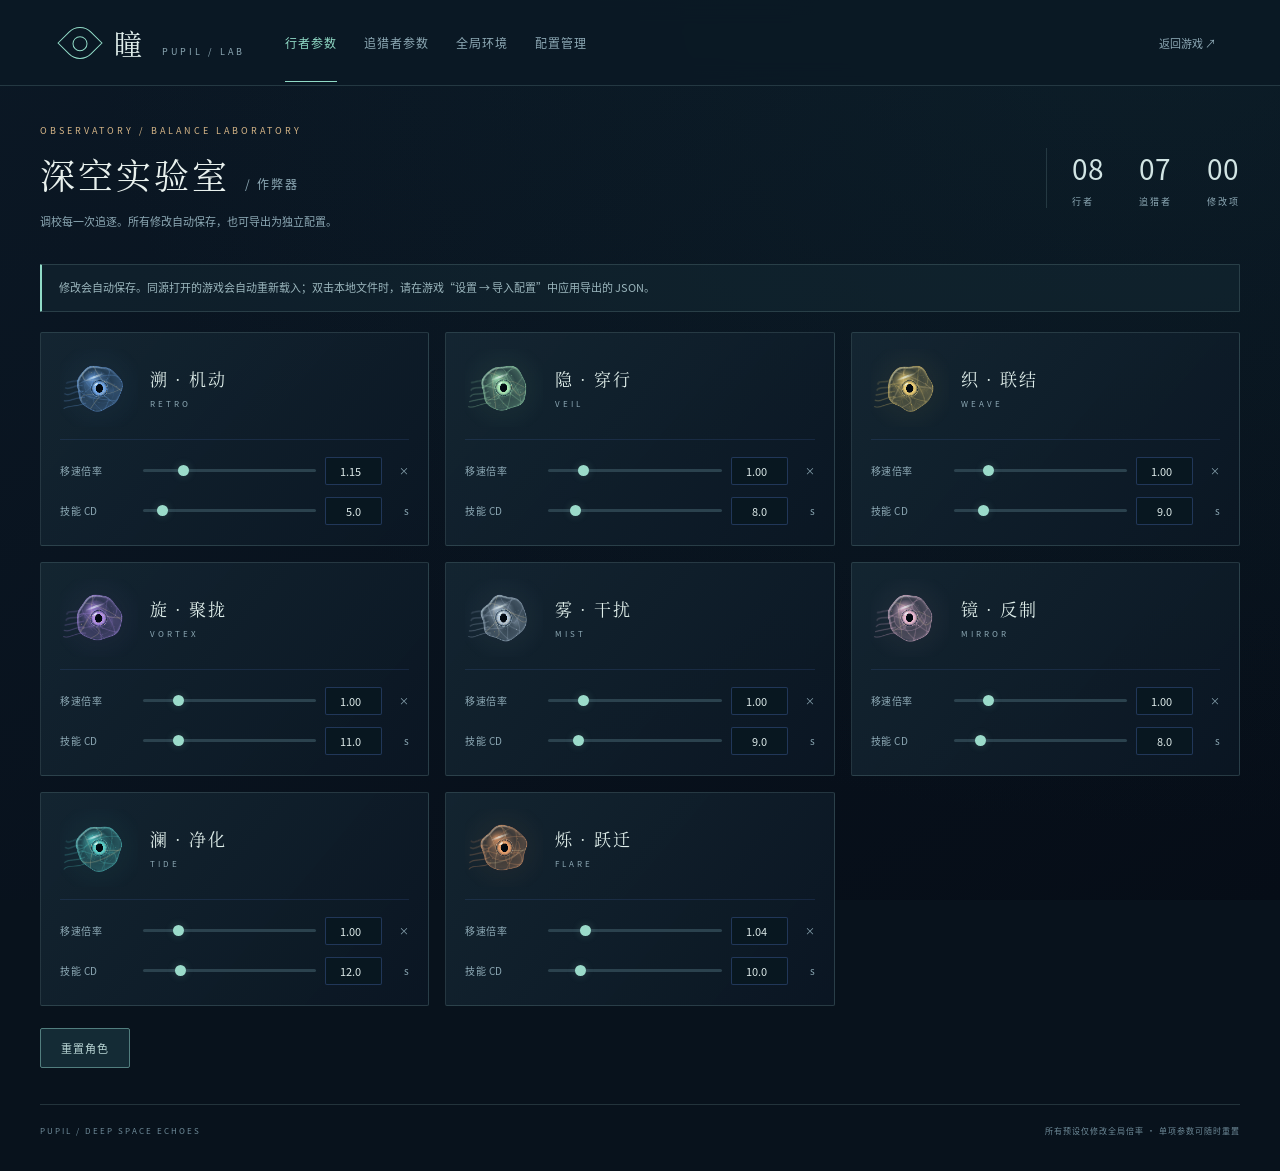
<file: Pupil_DeepSpace_Echoes/cheat.html>
<!DOCTYPE html><html lang="zh-CN"><head><meta charset="UTF-8"><meta name="viewport" content="width=device-width,initial-scale=1"><title>瞳 · 深空实验室 / 作弊器</title><link rel="stylesheet" href="css/fonts.css"><link rel="stylesheet" href="css/laboratory.css"><link rel="stylesheet" href="css/laboratory-theme.css"></head><body>
<header><a class="lab-brand" href="pupil.html"><span class="brand-eye"></span><span>瞳 <small>PUPIL / LAB</small></span></a><nav><button data-tab="chars" class="active">行者参数</button><button data-tab="hunters">追猎者参数</button><button data-tab="global">全局环境</button><button data-tab="export">配置管理</button></nav><a href="pupil.html" class="return-link">返回游戏 ↗</a><div class="status" id="status" role="status">已保存</div></header>
<main><section class="lab-intro"><div><div class="eyebrow">OBSERVATORY / BALANCE LABORATORY</div><h1>深空实验室<span> / 作弊器</span></h1><p>调校每一次追逐。所有修改自动保存，也可导出为独立配置。</p></div><div class="lab-metrics"><div><b>08</b><small>行者</small></div><div><b>07</b><small>追猎者</small></div><div><b id="modifiedCount">00</b><small>修改项</small></div></div></section>
  <section id="tab-chars" class="tab active">
    <div class="hint">修改会自动保存。同源打开的游戏会自动重新载入；双击本地文件时，请在游戏“设置 → 导入配置”中应用导出的 JSON。</div>
    <div class="grid" id="charsGrid"></div>
    <div class="btnRow"><button class="action" data-reset="chars">重置角色</button></div>
  </section>

  <section id="tab-hunters" class="tab">
    <div class="grid" id="huntersGrid"></div>
    <div class="btnRow"><button class="action" data-reset="hunters">重置追猎者</button></div>
  </section>

  <section id="tab-global" class="tab">
    <div class="globalGroup">
      <h2>全局倍率</h2><div class="presets"><button data-preset="standard" class="preset"><b>标准</b><span>默认环境倍率</span></button><button data-preset="gentle" class="preset"><b>舒缓</b><span>减轻追逐压力</span></button><button data-preset="pressure" class="preset"><b>高压</b><span>增强追猎挑战</span></button></div>
      <div id="globalRows"></div>
    </div>
    <div class="btnRow"><button class="action" data-reset="global">重置全局</button></div>
  </section>

  <section id="tab-export" class="tab">
    <div class="hint">修改会自动保存。同源打开的游戏会自动重新载入；双击本地文件时，请在游戏“设置 → 导入配置”中应用导出的 JSON。</div>
    <h2 class="sectionTitle">当前配置 JSON</h2>
    <textarea id="exportArea" spellcheck="false"></textarea>
    <div class="btnRow">
      <button class="action primary" id="copyJsonBtn">复制 JSON</button>
      <button class="action" id="downloadBtn">下载 JSON</button>
    </div>
    <h2 class="sectionTitle" style="margin-top:24px;">导入</h2><label class="file-picker">选择 JSON 文件<input id="fileImport" type="file" accept=".json,application/json"></label>
    <textarea id="importArea" spellcheck="false" placeholder="粘贴 JSON 到这里..."></textarea>
    <div class="btnRow">
      <button class="action primary" id="importBtn">从 JSON 导入</button>
      <button class="action danger" id="resetAllBtn">全部重置为默认</button>
    </div>
  </section>
<footer class="lab-footer">PUPIL / DEEP SPACE ECHOES <span>所有预设仅修改全局倍率 · 单项参数可随时重置</span></footer></main>
<script src="js/config.js"></script><script src="js/art.js"></script><script src="js/fluid-art.js"></script><script src="js/laboratory.js"></script></body></html>
</file>
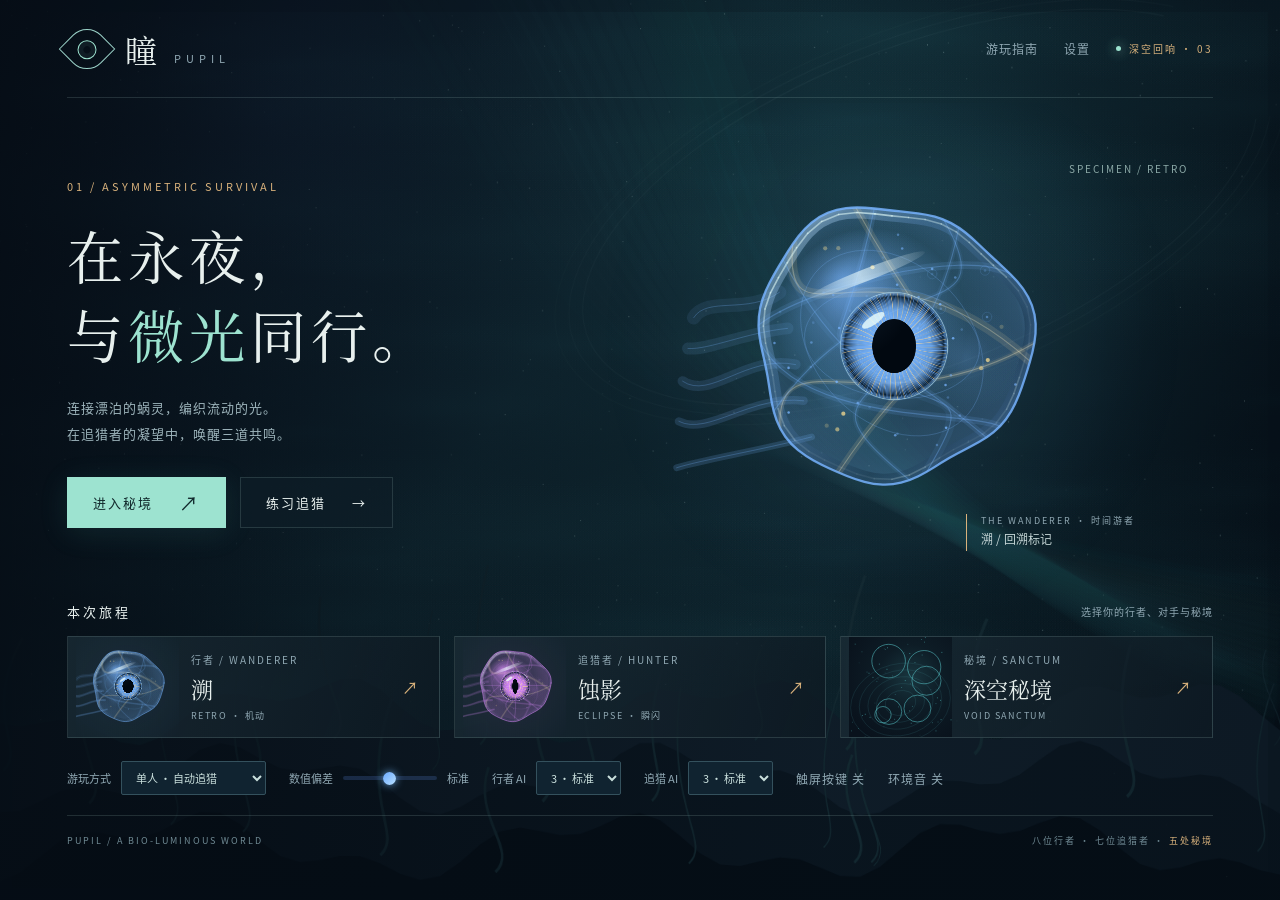
<file: Pupil_DeepSpace_Echoes/pupil.html>
<!DOCTYPE html><html lang="zh-CN"><head><meta charset="UTF-8"><meta name="viewport" content="width=device-width,initial-scale=1,viewport-fit=cover"><title>瞳 · PUPIL / 深空回响</title><link rel="stylesheet" href="css/fonts.css"><link rel="stylesheet" href="css/controls.css"><link rel="stylesheet" href="css/interface.css"></head><body>
<canvas id="game"></canvas>
<div id="panel" class="collapsed">
  <div class="panelHeader"><span>设 置</span><button id="panelClose">−</button></div>
  <div class="row"><span class="label">敌速</span><input type="range" id="speedSlider" min="0.3" max="1.6" step="0.05" value="1.0"><span class="val" id="speedVal">1.00×</span></div>
  <div class="row"><span class="label">伤害</span><input type="range" id="dmgSlider" min="0.2" max="2.5" step="0.05" value="1.0"><span class="val" id="dmgVal">1.00×</span></div>
  <div class="row"><span class="label">范围</span><input type="range" id="rangeSlider" min="0.4" max="2.0" step="0.05" value="1.0"><span class="val" id="rangeVal">1.00×</span></div>
  <div class="row"><span class="label">尾阻</span><input type="range" id="trailSlider" min="0.3" max="2.5" step="0.05" value="1.0"><span class="val" id="trailVal">1.00×</span></div>
  <div class="row"><span class="label">敌方</span><div class="btnGroup"><button id="btnAuto" class="tbtn">自动</button><button id="btnManual" class="tbtn on">手动</button></div></div>
  <div class="row"><span class="label">按钮</span><div class="btnGroup"><button id="btnTouchOn" class="tbtn on">显示</button><button id="btnTouchOff" class="tbtn">隐藏</button></div></div>
</div>
<div id="panelToggle">⚙</div>
<div id="pauseBtn" class="hidden">⏸</div>
<div id="touchVBtn" class="hidden">V</div>
<div id="touchEBtn" class="hidden">E</div>
<div id="touchFBtn" class="hidden">F</div>
<div id="touchKBtn" class="hidden">]</div>
<div id="shadowBtn">B</div>
<div id="charBtn">[</div>
<div id="skillBtn">P</div>

<div id="app"></div><div id="hud" aria-live="off"></div><div id="modal"></div><script src="js/config.js"></script><script src="js/art.js"></script><script src="js/fluid-art.js"></script><script src="js/state.js"></script><script src="js/physics.js"></script><script src="js/input.js"></script><script src="js/world.js"></script><script src="js/skills.js"></script><script src="js/entities.js"></script><script src="js/combat.js"></script><script src="js/camera.js"></script><script src="js/textures.js"></script><script src="js/render.js"></script><script src="js/controls.js"></script><script src="js/expansion.js"></script><script src="js/ecology.js"></script><script src="js/ai.js"></script><script src="js/visuals.js"></script><script src="js/lighting.js"></script><script src="js/results.js"></script><script src="js/interface.js"></script><script src="js/loop.js"></script></body></html>
</file>
<file: Pupil_DeepSpace_Echoes/css/fonts.css>
@font-face{font-family:PupilSans;src:url('../assets/fonts/pupil-sans.woff') format('woff');font-display:swap}@font-face{font-family:PupilSerif;src:url('../assets/fonts/pupil-serif.woff') format('woff');font-display:swap}
</file>
<file: Pupil_DeepSpace_Echoes/css/laboratory.css>
:root{
    --bg:#05060d; --line:rgba(90,130,220,0.28);
    --accent:#6aa8ff; --accent2:#b8e0ff; --text:#cfe6ff; --dim:#7d96c2;
    --ok:#4ae0a0; --warn:#ffb060; --danger:#ff6080;
  }
  *{margin:0;padding:0;box-sizing:border-box;}
  html,body{
    background:var(--bg); color:var(--text);
    font-family:"ZCOOL KuaiLe","Noto Serif SC",system-ui,sans-serif;
    letter-spacing:0.5px; min-height:100vh;
  }
  header{
    position:sticky; top:0; z-index:10;
    background:rgba(8,12,26,0.92); backdrop-filter:blur(12px);
    border-bottom:1px solid var(--line); padding:12px 18px;
    display:flex; align-items:center; gap:16px; flex-wrap:wrap;
  }
  h1{font-size:18px;color:var(--accent2);text-shadow:0 0 12px rgba(120,180,255,0.6);white-space:nowrap;}
  nav{display:flex;gap:6px;flex-wrap:wrap;}
  nav button{
    padding:6px 14px; background:rgba(30,45,80,0.5); border:1px solid var(--line);
    border-radius:6px; color:var(--dim); font-size:13px; font-family:inherit;
    cursor:pointer; transition:all 0.15s;
  }
  nav button:hover{color:var(--text);border-color:rgba(140,190,255,0.5);}
  nav button.active{
    background:rgba(90,160,255,0.30); border-color:rgba(140,200,255,0.85);
    color:#eaf6ff; box-shadow:0 0 12px rgba(100,170,255,0.4);
  }
  .status{margin-left:auto;font-size:12px;color:var(--ok);opacity:0;transition:opacity 0.3s;}
  .status.show{opacity:1;}
  .status.error{color:var(--danger);}
  main{max-width:1200px;margin:0 auto;padding:18px;}
  .tab{display:none;} .tab.active{display:block;}
  .grid{display:grid;grid-template-columns:repeat(auto-fill,minmax(340px,1fr));gap:14px;}
  .card{
    background:linear-gradient(180deg,rgba(20,28,52,0.9),rgba(10,14,30,0.9));
    border:1px solid var(--line); border-radius:10px; padding:14px;
    transition:border-color 0.2s;
  }
  .card:hover{border-color:rgba(120,180,255,0.5);}
  .cardHeader{
    display:flex; align-items:center; gap:10px; margin-bottom:12px;
    padding-bottom:10px; border-bottom:1px solid rgba(90,130,220,0.15);
  }
  .avatar{
    width:38px;height:38px;border-radius:50%;
    display:flex;align-items:center;justify-content:center;
    font-weight:700;font-size:15px;flex-shrink:0;
  }
  .charInfo{flex:1;min-width:0;}
  .charName{font-size:15px;color:var(--accent2);font-weight:700;}
  .charSub{font-size:10px;color:var(--dim);letter-spacing:2px;}
  .row{display:flex;align-items:center;gap:8px;margin-bottom:8px;}
  .row:last-child{margin-bottom:0;}
  .row label{font-size:11px;color:var(--dim);width:82px;flex-shrink:0;}
  .row input[type=range]{
    flex:1;-webkit-appearance:none;appearance:none;height:4px;
    background:rgba(80,120,200,0.25);border-radius:2px;outline:none;
  }
  .row input[type=range]::-webkit-slider-thumb{
    -webkit-appearance:none;width:14px;height:14px;border-radius:50%;
    background:linear-gradient(135deg,#6aa8ff,#b8e0ff);
    box-shadow:0 0 8px rgba(120,190,255,0.8);cursor:pointer;
  }
  .row input[type=range]::-moz-range-thumb{
    width:14px;height:14px;border-radius:50%;border:none;
    background:linear-gradient(135deg,#6aa8ff,#b8e0ff);
    box-shadow:0 0 8px rgba(120,190,255,0.8);cursor:pointer;
  }
  .row input[type=number]{
    width:64px;padding:4px 6px;background:rgba(15,22,45,0.9);
    border:1px solid rgba(90,130,220,0.3);border-radius:4px;
    color:var(--text);font-family:inherit;font-size:11px;
    text-align:right;font-variant-numeric:tabular-nums;
  }
  .row input[type=number]:focus{
    outline:none;border-color:rgba(140,200,255,0.8);
    box-shadow:0 0 8px rgba(100,170,255,0.4);
  }
  .row .unit{font-size:10px;color:var(--dim);width:18px;text-align:right;}
  .globalGroup{
    background:rgba(20,28,52,0.6);border:1px solid var(--line);
    border-radius:10px;padding:16px;margin-bottom:14px;
  }
  .globalGroup h2{font-size:14px;color:var(--accent2);margin-bottom:12px;}
  .btnRow{display:flex;gap:10px;flex-wrap:wrap;margin-top:16px;}
  button.action{
    padding:8px 18px;background:rgba(60,100,190,0.22);
    border:1px solid rgba(100,160,255,0.4);border-radius:6px;
    color:var(--text);font-family:inherit;font-size:13px;
    cursor:pointer;transition:all 0.15s;
  }
  button.action:hover{
    background:rgba(90,160,255,0.35);
    border-color:rgba(140,200,255,0.7);color:#eaf6ff;
  }
  button.action.primary{background:rgba(90,160,255,0.28);border-color:rgba(140,200,255,0.7);}
  button.action.danger{background:rgba(190,60,80,0.22);border-color:rgba(255,140,160,0.45);color:#ffc8d0;}
  button.action.danger:hover{background:rgba(220,70,90,0.35);border-color:rgba(255,160,180,0.8);}
  textarea{
    width:100%;min-height:170px;padding:12px;
    background:rgba(8,12,26,0.9);border:1px solid var(--line);
    border-radius:8px;color:var(--text);font-family:ui-monospace,Consolas,monospace;
    font-size:11px;line-height:1.5;resize:vertical;outline:none;
  }
  textarea:focus{border-color:rgba(140,200,255,0.7);}
  .hint{
    padding:12px;background:rgba(255,180,80,0.08);
    border-left:3px solid var(--warn);border-radius:6px;
    font-size:12px;color:#ffdca0;line-height:1.6;margin-bottom:14px;
  }
  .hint code{
    background:rgba(0,0,0,0.4);padding:1px 6px;border-radius:3px;
    font-family:ui-monospace,Consolas,monospace;font-size:11px;color:#ffe8c0;
  }
  .sectionTitle{
    font-size:15px;color:var(--accent2);
    margin:0 0 12px 0;padding-bottom:6px;
    border-bottom:1px solid rgba(90,130,220,0.2);
  }
  @media (max-width:600px){
    main{padding:12px;}
    .grid{grid-template-columns:1fr;}
    header{padding:10px 12px;gap:10px;}
    h1{font-size:15px;}
  }
</file>
<file: Pupil_DeepSpace_Echoes/css/laboratory-theme.css>
:root{--bg:#08121c;--line:rgba(151,192,193,.19);--accent:#91dbc7;--accent2:#e0efeb;--text:#dce9e8;--dim:#8da9b5;--ok:#9adbc8;--warn:#d9b889;--danger:#e69ba7}html,body{font-family:'PupilSans','PingFang SC','Microsoft YaHei',system-ui,sans-serif;letter-spacing:0}body{background:radial-gradient(ellipse at 90% 0%,#153a4244,transparent 65%),linear-gradient(150deg,#0b1825,#060d17);background-attachment:fixed}header{padding:0 5%;height:86px;gap:40px;background:#0b1925ed;border-bottom-color:var(--line)}.lab-brand{display:flex;align-items:center;gap:18px;color:#e0eeec;text-decoration:none;font-family:'PupilSerif','Songti SC','STSong',serif;font-size:28px}.lab-brand small{font:9px ui-monospace,PupilSans,monospace;letter-spacing:3px;color:var(--dim);margin-left:13px}.brand-eye{width:32px;height:32px;border:1px solid var(--accent);transform:rotate(45deg);border-radius:50% 0 50% 0;display:grid;place-items:center}.brand-eye::after{content:'';width:13px;height:13px;border:1px solid var(--accent);border-radius:50%;box-shadow:inset 0 0 0 4px #0b1925}nav{gap:27px}nav button{background:none;border:0;border-bottom:1px solid transparent;border-radius:0;padding:30px 0;font-size:12px;letter-spacing:1px}nav button.active{background:none;border-bottom-color:var(--accent);box-shadow:none;color:var(--accent)}.return-link{margin-left:auto;color:var(--dim);font-size:11px;text-decoration:none}.return-link:hover{color:var(--accent)}.status{position:fixed;right:26px;bottom:26px;padding:12px 20px;background:#172d38;border:1px solid var(--line);z-index:40;box-shadow:0 8px 30px #0008}.status.error{background:#351b2b}main{max-width:1280px;padding:0 40px 35px}.lab-intro{display:flex;justify-content:space-between;align-items:center;padding:38px 0 32px;gap:28px}.eyebrow{font:9px ui-monospace,PupilSans,monospace;color:var(--warn);letter-spacing:3px}.lab-intro h1{font-family:'PupilSerif','Songti SC','STSong',serif;font-size:35px;font-weight:400;letter-spacing:3px;color:#e9f1ee;margin:12px 0}.lab-intro h1 span{font-family:system-ui,sans-serif;font-size:12px;letter-spacing:2px;color:var(--dim);margin-left:10px}.lab-intro p{font-size:11px;color:var(--dim);line-height:1.9}.lab-metrics{display:flex;gap:35px;padding-left:25px;border-left:1px solid var(--line)}.lab-metrics b{font:28px ui-monospace,PupilSans,monospace;font-weight:300;display:block;color:#d2e5e4}.lab-metrics small{font-size:9px;letter-spacing:2px;color:var(--dim);display:block;margin-top:7px}.grid{grid-template-columns:repeat(3,minmax(0,1fr));gap:16px}.card{background:linear-gradient(130deg,#172a36c9,#0b1724d9);border-radius:2px;padding:16px 19px 20px;position:relative;overflow:hidden}.card:hover{border-color:#517b80}.cardHeader{gap:12px;margin-bottom:17px;padding-bottom:12px;min-height:85px}.avatar{width:78px;height:78px;border:0!important;background:none!important;position:relative}.avatar canvas{display:block;position:relative;width:100%;height:100%;inset:auto}.charName{font-family:'PupilSerif','Songti SC','STSong',serif;font-size:17px;letter-spacing:2px;font-weight:400}.charSub{font-size:8px;margin-top:7px;letter-spacing:3px}.row{margin-bottom:12px;gap:9px}.row label{font-size:10px;letter-spacing:.5px;width:74px}.row input[type=number]{font:11px ui-monospace,PupilSans,monospace;border-radius:2px;background:#081720;width:57px;padding:5px}.row input[type=range]{height:3px;background:#2b424e}.row input[type=range]::-webkit-slider-thumb{background:#9bdbca;box-shadow:0 0 8px #9bdbca35;width:11px;height:11px}.row input:focus{outline-color:#a1ddc9}.hint{background:#18313b60;border:1px solid var(--line);border-left:2px solid var(--accent);color:#9bb6bd;font-size:11px;line-height:1.8;padding:13px 17px;border-radius:1px;margin-bottom:20px}.btnRow{margin-top:22px;gap:12px}.action{border-radius:2px!important;background:#142b35!important;color:#bcd8d7!important;border-color:#527e7e!important;padding:11px 20px!important;font-size:11px!important;letter-spacing:1px}.action.primary{background:#a0dcca!important;border-color:#a0dcca!important;color:#0b292d!important}.action.danger{background:#32202c!important;color:#ddb2be!important;border-color:#775462!important}.globalGroup{background:#10212f99;border-radius:2px;padding:28px;max-width:820px}.globalGroup h2{font-family:'PupilSerif','Songti SC','STSong',serif;font-size:23px;font-weight:400;margin-bottom:20px;letter-spacing:3px}.presets{display:grid;grid-template-columns:repeat(3,1fr);gap:12px;margin-bottom:28px}.preset{padding:18px 14px;text-align:left;border:1px solid var(--line);background:#112330;color:#d3e4e3;cursor:pointer}.preset b{font-size:13px;font-weight:400;letter-spacing:2px;display:block}.preset span{font-size:10px;color:var(--dim);display:block;margin-top:7px}.preset:hover,.preset.selected{border-color:var(--accent);background:#19343e}.globalGroup .row{margin-bottom:20px;max-width:700px}.globalGroup .row label{width:118px}textarea{border-radius:2px;background:#0a1824;font:11px/1.8 ui-monospace,PupilSans,monospace;min-height:190px}.sectionTitle{font-weight:400;font-size:15px;letter-spacing:2px;padding-bottom:11px}.file-picker{display:inline-flex;align-items:center;gap:15px;font-size:11px;color:var(--dim);margin-bottom:15px}.file-picker input{font-size:10px;color:var(--dim)}.lab-footer{border-top:1px solid var(--line);padding-top:20px;margin-top:36px;display:flex;justify-content:space-between;color:#6f8b99;font:8px ui-monospace,PupilSans,monospace;letter-spacing:2px}.lab-footer span{letter-spacing:1px;font-family:inherit}button:focus-visible,a:focus-visible,input:focus-visible{outline:2px solid #9addc9;outline-offset:3px}@media(max-width:1040px){header{gap:25px}nav{gap:18px}.grid{grid-template-columns:repeat(2,minmax(0,1fr))}.lab-brand small{display:none}}@media(max-width:650px){header{height:auto;min-height:82px;padding:15px 20px;gap:15px;flex-wrap:wrap}nav{order:3;flex-basis:100%;justify-content:space-between;gap:10px}nav button{padding:10px 0;font-size:10px}.lab-brand{font-size:25px}.return-link{font-size:10px}main{padding:0 20px 25px}.lab-intro{align-items:flex-start;flex-direction:column;gap:20px;padding:28px 0}.lab-intro h1{font-size:28px}.lab-metrics{padding-left:0;border-left:0;gap:38px}.lab-metrics b{font-size:24px}.grid{grid-template-columns:1fr}.card{padding:14px 18px 18px}.globalGroup{padding:18px}.presets{gap:7px}.preset{padding:13px 10px}.preset b{font-size:11px}.preset span{font-size:8px}.globalGroup .row label{width:85px}.lab-footer{font-size:7px;flex-direction:column;gap:10px}}

button,input,select{font-family:inherit}.lab-intro h1{text-shadow:none}
.lab-intro h1 span{font-family:PupilSans,system-ui,sans-serif}
</file>
<file: Pupil_DeepSpace_Echoes/css/controls.css>
* { margin:0; padding:0; box-sizing:border-box; }
  html, body {
    width:100%; height:100%; overflow:hidden;
    background:#05060d; touch-action:none;
    -webkit-user-select:none; user-select:none;
    -webkit-tap-highlight-color:transparent;
    font-family:"ZCOOL KuaiLe","Ma Shan Zheng","Noto Serif SC","STKaiti","KaiTi",serif;
    letter-spacing:1px;
  }
  canvas { display:block; position:fixed; inset:0; }
  #panel {
    position:fixed; right:14px; bottom:14px; width:248px;
    padding:11px 13px; background:rgba(8,12,26,0.9);
    border:1px solid rgba(90,130,220,0.28); border-radius:12px;
    backdrop-filter:blur(12px); color:#9ab8e8; font-size:12px; z-index:10;
    box-shadow:0 4px 24px rgba(0,0,0,0.6);
    transition:transform 0.28s cubic-bezier(0.4,0,0.2,1),opacity 0.24s;
    transform-origin:bottom right;
  }
  #panel.collapsed { transform:translateY(calc(100% + 40px)) scale(0.92); opacity:0; pointer-events:none; }
  #panelToggle {
    position:fixed; right:14px; bottom:14px; width:48px; height:48px; border-radius:50%;
    background:rgba(18,28,58,0.9); border:1px solid rgba(90,130,220,0.5);
    display:flex; align-items:center; justify-content:center;
    color:#a8c8f0; font-size:20px; cursor:pointer;
    z-index:11; user-select:none; box-shadow:0 4px 16px rgba(0,0,0,0.6);
  }
  #panelToggle.hidden { opacity:0; pointer-events:none; }
  .panelHeader { display:flex; align-items:center; justify-content:space-between; margin-bottom:8px; padding-bottom:6px; border-bottom:1px solid rgba(90,130,220,0.15); }
  .panelHeader span { color:rgba(180,215,255,0.8); font-size:11px; letter-spacing:4px; }
  #panelClose {
    width:22px; height:22px; border-radius:50%;
    background:rgba(60,100,190,0.25); border:1px solid rgba(100,160,255,0.3);
    color:#a8c8f0; font-size:14px; line-height:1; cursor:pointer;
    display:flex; align-items:center; justify-content:center; padding:0;
  }
  .row { display:flex; align-items:center; justify-content:space-between; margin-bottom:7px; }
  .row:last-child { margin-bottom:0; }
  .label { color:rgba(160,200,255,0.7); font-size:11px; min-width:28px; }
  input[type=range] {
    -webkit-appearance:none; appearance:none; flex:1; height:4px;
    margin:0 8px; background:rgba(80,120,200,0.25); border-radius:2px; outline:none;
  }
  input[type=range]::-webkit-slider-thumb {
    -webkit-appearance:none; width:13px; height:13px; border-radius:50%;
    background:linear-gradient(135deg,#6aa8ff,#b8e0ff);
    box-shadow:0 0 8px rgba(120,190,255,0.8); cursor:pointer;
  }
  .val { min-width:42px; text-align:right; color:#cfe6ff; font-variant-numeric:tabular-nums; font-size:11px; }
  button.tbtn {
    flex:1; padding:5px 6px; background:rgba(60,100,190,0.18);
    border:1px solid rgba(100,160,255,0.30); border-radius:6px;
    color:#a8c8f0; font-size:11px; cursor:pointer; outline:none;
    transition:all 0.15s; font-family:inherit; white-space:nowrap;
  }
  button.tbtn.on { background:rgba(90,160,255,0.38); border-color:rgba(140,200,255,0.65); color:#eaf6ff; box-shadow:0 0 12px rgba(100,170,255,0.35); }
  .btnGroup { display:flex; gap:6px; flex:1; margin-left:8px; }
  #skillBtn,#charBtn,#shadowBtn,#touchVBtn,#touchEBtn,#touchFBtn,#touchKBtn {
    position:fixed; width:52px; height:52px; border-radius:50%;
    display:flex; align-items:center; justify-content:center;
    z-index:10; cursor:pointer; user-select:none; font-weight:700;
  }
  #skillBtn { right:20px; bottom:300px; background:radial-gradient(circle at 35% 30%,rgba(120,180,255,0.35),rgba(30,60,140,0.55)); border:2px solid rgba(120,190,255,0.55); box-shadow:0 0 18px rgba(80,150,255,0.45); color:#d8ecff; font-size:13px; }
  #charBtn { right:20px; bottom:360px; background:radial-gradient(circle at 35% 30%,rgba(200,240,255,0.35),rgba(60,90,180,0.55)); border:2px solid rgba(180,220,255,0.65); color:#eaf6ff; font-size:13px; }
  #shadowBtn { right:20px; bottom:240px; background:radial-gradient(circle at 35% 30%,rgba(80,20,40,0.55),rgba(10,0,10,0.85)); border:2px solid rgba(180,40,80,0.65); color:#ffb8c8; font-size:13px; }
  #touchVBtn { right:20px; bottom:180px; background:radial-gradient(circle at 35% 30%,rgba(220,240,180,0.4),rgba(50,100,50,0.6)); border:2px solid rgba(180,240,180,0.7); box-shadow:0 0 18px rgba(140,220,140,0.45); color:#f0fff0; font-size:14px; }
  #touchEBtn { right:20px; bottom:120px; background:radial-gradient(circle at 35% 30%,rgba(255,220,160,0.4),rgba(140,80,20,0.65)); border:2px solid rgba(255,220,150,0.8); box-shadow:0 0 18px rgba(255,190,90,0.5); color:#fff4e0; font-size:14px; }
  #touchFBtn { right:80px; bottom:180px; background:radial-gradient(circle at 35% 30%,rgba(220,255,250,0.4),rgba(20,90,80,0.65)); border:2px solid rgba(160,255,230,0.75); box-shadow:0 0 18px rgba(100,230,200,0.5); color:#eafffa; font-size:14px; }
  #touchKBtn { right:80px; bottom:240px; background:radial-gradient(circle at 35% 30%,rgba(255,220,200,0.4),rgba(120,60,80,0.65)); border:2px solid rgba(255,200,220,0.75); box-shadow:0 0 18px rgba(255,150,200,0.5); color:#ffeaf0; font-size:14px; }
  #touchKBtn.shield { animation:shieldPulse 1.2s ease-in-out infinite; }
  @keyframes shieldPulse { 0%,100% { box-shadow:0 0 18px rgba(140,220,255,0.6); } 50% { box-shadow:0 0 32px rgba(180,240,255,1); } }
  #skillBtn.cool,#charBtn.cool,#touchVBtn.cool,#touchEBtn.cool,#touchFBtn.cool,#touchKBtn.cool { opacity:0.42; filter:grayscale(0.6); }
  #charBtn.active { background:radial-gradient(circle at 35% 30%,rgba(255,240,180,0.5),rgba(180,120,40,0.6)); border-color:rgba(255,230,150,0.9); }
  #shadowBtn.cool { opacity:0.32; filter:grayscale(0.5); }
  #shadowBtn.ready { animation:sp 1.4s ease-in-out infinite; }
  #touchEBtn.armed { animation:sp2 1.0s ease-in-out infinite; }
  @keyframes sp { 0%,100% { box-shadow:0 0 22px rgba(180,40,80,0.55); } 50% { box-shadow:0 0 36px rgba(255,60,120,0.9); } }
  @keyframes sp2 { 0%,100% { box-shadow:0 0 20px rgba(255,190,90,0.6); } 50% { box-shadow:0 0 40px rgba(255,220,130,1); } }
  #pauseBtn {
    position:fixed; right:14px; top:14px; width:44px; height:44px; border-radius:50%;
    background:rgba(18,28,58,0.85); border:1px solid rgba(90,130,220,0.5);
    display:flex; align-items:center; justify-content:center;
    color:#a8c8f0; font-size:18px; cursor:pointer; z-index:12;
  }
  #pauseBtn.hidden { display:none; }
  @media (max-width:620px) {
    #panel { width:212px; padding:8px 10px; right:6px; bottom:6px; font-size:11px; }
    #skillBtn { width:44px; height:44px; right:12px; bottom:250px; }
    #charBtn { width:44px; height:44px; right:12px; bottom:300px; }
    #shadowBtn { width:44px; height:44px; right:12px; bottom:200px; }
    #touchVBtn { width:44px; height:44px; right:12px; bottom:150px; }
    #touchEBtn { width:44px; height:44px; right:12px; bottom:100px; }
    #touchFBtn { width:44px; height:44px; right:66px; bottom:150px; }
    #touchKBtn { width:44px; height:44px; right:66px; bottom:200px; }
    #panelToggle { right:10px; bottom:10px; width:42px; height:42px; }
    #pauseBtn { right:10px; top:10px; width:38px; height:38px; }
  }
</file>
<file: Pupil_DeepSpace_Echoes/css/interface.css>
:root{--ink:#070e17;--surface:#111d27;--line:rgba(172,209,207,.16);--dim:#91a9b4;--text:#e8f0ee;--mint:#9de3d0;--gold:#d9b27c;--serif:'PupilSerif','Noto Serif SC','PupilSerif','Songti SC','STSong',serif;--sans:'PupilSans','PingFang SC','Microsoft YaHei',system-ui,sans-serif}
html,body{font-family:var(--sans);letter-spacing:0;background:var(--ink)}button,input,select{font:inherit}button,a{touch-action:manipulation}button{cursor:pointer}button:focus-visible,a:focus-visible,input:focus-visible,select:focus-visible{outline:2px solid var(--mint);outline-offset:4px}#app{position:fixed;inset:0;z-index:20;color:var(--text);overflow:auto;touch-action:pan-y;background:linear-gradient(90deg,rgba(5,12,20,.86),rgba(5,12,20,.12) 65%,rgba(5,12,20,.28))}#app[hidden],#hud[hidden],#modal:empty{display:none}#app::after{content:'';position:fixed;inset:0;pointer-events:none;border:12px solid rgba(8,17,26,.22)}.shell{max-width:1440px;margin:auto;padding:0 5.2vw}.masthead{height:98px;display:flex;align-items:center;justify-content:space-between;border-bottom:1px solid var(--line);gap:24px}.brand{display:flex;gap:18px;align-items:center;background:none;border:0;color:var(--text)}.brand-eye{width:40px;height:40px;border:1px solid #9ad1c7;border-radius:50% 0 50% 0;transform:rotate(45deg);display:grid;place-items:center}.brand-eye::after{content:'';width:17px;height:17px;border:1px solid var(--mint);border-radius:50%;box-shadow:inset 0 0 0 5px #101d25}.brand-name{font-family:var(--serif);font-size:32px;letter-spacing:5px}.brand-name small{font-family:var(--sans);font-size:11px;letter-spacing:5px;color:var(--dim);margin-left:12px}.top-links{display:flex;align-items:center;gap:26px}.text-button{border:0;background:none;color:var(--dim);font-size:12px;letter-spacing:1px;padding:8px 0}.text-button:hover{color:var(--text)}.edition{font:10px ui-monospace,PupilSans,monospace;letter-spacing:2px;color:var(--gold);display:flex;align-items:center;gap:8px}.edition::before{content:'';width:5px;height:5px;border-radius:50%;background:var(--mint);box-shadow:0 0 12px var(--mint)}.eyebrow{font:11px ui-monospace,PupilSans,monospace;letter-spacing:3px;text-transform:uppercase;color:var(--gold)}.hero{position:relative;min-height:500px;display:grid;grid-template-columns:44% 56%;align-items:center}.hero-copy{padding:38px 0 28px;position:relative;z-index:2}.hero h1{font-family:var(--serif);font-weight:400;font-size:clamp(40px,4.4vw,66px);line-height:1.4;letter-spacing:5px;margin:22px 0}.hero h1 em{font-style:normal;color:var(--mint)}.hero-description{font-size:13px;color:#9db4bb;line-height:2;letter-spacing:1px;max-width:370px}.hero-actions{display:flex;gap:14px;margin-top:30px}.primary,.secondary{border:1px solid var(--line);padding:15px 25px;color:var(--text);background:rgba(14,29,39,.7);font-size:13px;letter-spacing:2px;display:inline-flex;align-items:center;justify-content:center;gap:26px;min-height:50px}.primary{background:var(--mint);color:#10272a;border-color:var(--mint);box-shadow:0 5px 30px rgba(79,182,170,.12)}.primary:hover{background:#c1f4e4;transform:translateY(-1px)}.secondary:hover{background:#1b303a;border-color:#7faca6}.primary .arrow{font-size:19px;line-height:1}.hero-art{position:relative;width:100%;height:490px}.hero-art canvas{position:absolute;inset:0;width:100%;height:100%;pointer-events:none}.hero-spec-label{position:absolute;bottom:42px;right:10%;border-left:1px solid var(--gold);padding:0 14px;font-size:12px;color:#c3d3d4;line-height:2}.hero-spec-label small{font:9px ui-monospace,PupilSans,monospace;letter-spacing:2px;color:var(--dim);display:block}.orbit-label{position:absolute;top:58px;right:4%;font:10px ui-monospace,PupilSans,monospace;color:#8daaa8;letter-spacing:2px}.section-line{display:flex;align-items:center;justify-content:space-between;margin:4px 0 15px}.section-line h2{font-size:13px;font-weight:400;letter-spacing:3px}.section-line span{color:var(--dim);font-size:10px;letter-spacing:1px}.loadout{display:grid;grid-template-columns:1fr 1fr 1fr;gap:14px}.loadout-card{color:var(--text);background:linear-gradient(110deg,rgba(25,42,52,.84),rgba(13,25,34,.75));border:1px solid var(--line);padding:0 21px 0 8px;display:flex;align-items:center;gap:12px;position:relative;height:102px;text-align:left;overflow:hidden}.loadout-card:hover{border-color:#7baaa3;background:#172a33}.loadout-card canvas{position:relative;width:103px;height:103px;inset:auto;flex-shrink:0}.loadout-card .category{font-size:10px;color:var(--dim);letter-spacing:2px;margin-bottom:6px}.loadout-card strong{font-family:var(--serif);font-size:22px;font-weight:400}.loadout-card small{font:9px ui-monospace,PupilSans,monospace;color:var(--dim);letter-spacing:1.5px;display:block;margin-top:5px}.loadout-card .chevron{margin-left:auto;color:var(--gold)}.session-options{display:flex;align-items:center;gap:23px;padding:23px 0 20px;font-size:11px;color:var(--dim);flex-wrap:wrap}.session-options label{display:flex;align-items:center;gap:10px}.session-options select{background:#10212c;color:#d1dfdf;border:1px solid var(--line);padding:6px 9px;font-size:11px}.session-options input[type=range]{width:94px;accent-color:var(--mint);margin:0;flex:none}.footer-note{border-top:1px solid var(--line);display:flex;justify-content:space-between;padding:18px 0 22px;font:9px ui-monospace,PupilSans,monospace;letter-spacing:2px;color:#718b95}.footer-note b{color:var(--gold);font-weight:400}.select-head{display:flex;align-items:flex-end;justify-content:space-between;padding:26px 0 23px;gap:20px}.select-head h1{font-family:var(--serif);font-size:28px;font-weight:400;letter-spacing:4px;margin:9px 0 0}.select-tabs{display:flex;gap:25px}.select-tabs button{color:var(--dim);background:none;border:0;border-bottom:1px solid transparent;padding:12px 0;font-size:12px;letter-spacing:1px}.select-tabs button.active{color:var(--mint);border-color:var(--mint)}.selection-layout{display:grid;grid-template-columns:42% 58%;border:1px solid var(--line);background:rgba(7,16,25,.55)}.specimen-stage{position:relative;min-height:520px;overflow:hidden;background:radial-gradient(ellipse at 50% 43%,rgba(var(--spec-rgb),.13),transparent 62%);border-right:1px solid var(--line);display:flex;flex-direction:column}.stage-number{position:absolute;top:22px;left:24px;font:10px ui-monospace,PupilSans,monospace;color:var(--dim);letter-spacing:2px}.stage-rarity{position:absolute;right:20px;top:22px;color:var(--gold);font:10px ui-monospace,PupilSans,monospace;letter-spacing:2px}.specimen-stage canvas{position:relative;inset:auto;width:100%;height:390px}.specimen-caption{margin:auto 30px 28px;padding-top:16px;border-top:1px solid var(--line)}.specimen-caption .stage-name{font-family:var(--serif);font-size:38px;letter-spacing:6px;display:inline-block;color:rgb(var(--spec-rgb))}.specimen-caption .latin{font:10px ui-monospace,PupilSans,monospace;letter-spacing:3px;color:var(--dim);margin-left:16px}.specimen-caption p{font-family:var(--serif);font-size:12px;line-height:1.9;color:#aabdc1;margin-top:12px}.selection-content{padding:24px 28px}.selection-topline{display:flex;align-items:center;justify-content:space-between;color:var(--dim);font-size:10px;letter-spacing:2px}.roster-grid{display:grid;grid-template-columns:repeat(4,1fr);gap:9px;margin-top:15px}.roster-card{position:relative;min-width:0;height:103px;border:1px solid var(--line);background:rgba(19,31,42,.5);color:var(--dim);padding:0;overflow:hidden}.roster-card canvas{position:relative;inset:auto;width:100%;height:74px}.roster-card strong{font-family:var(--serif);font-size:13px;font-weight:400;letter-spacing:3px;position:absolute;bottom:7px;left:0;right:0}.roster-card:hover{border-color:rgba(var(--spec-rgb),.5);background:rgba(var(--spec-rgb),.07)}.roster-card.selected{border-color:rgb(var(--spec-rgb));color:#f0f5ee;background:rgba(var(--spec-rgb),.1);box-shadow:inset 0 -2px rgb(var(--spec-rgb))}.new-tag{position:absolute;right:5px;top:5px;font:7px ui-monospace,PupilSans,monospace;letter-spacing:1px;color:#efc89e}.detail-title{display:flex;align-items:center;gap:10px;margin:20px 0 12px}.detail-title h2{font-size:15px;font-weight:500;letter-spacing:2px}.tag{border:1px solid var(--line);padding:3px 7px;color:var(--gold);font-size:9px;letter-spacing:1px}.skill-description{font-size:12px;line-height:1.9;color:#b7c9ce;min-height:43px}.skill-row{display:flex;gap:22px;align-items:center;margin-top:12px;color:var(--dim);font-size:10px}.skill-row kbd,.hud-key{font-family:ui-monospace,PupilSans,monospace;display:inline-grid;place-items:center;width:23px;height:23px;border:1px solid #526c78;background:#172b35;color:#cae2df;border-radius:3px;margin-right:7px}.tip{font-size:11px;line-height:1.9;color:#8ea8b2;padding:12px 0 0;margin-top:14px;border-top:1px solid var(--line)}.ratings{display:flex;justify-content:space-between;gap:13px;margin-top:15px}.rating{font-size:9px;color:var(--dim);flex:1}.rating-bar{display:flex;gap:3px;margin-top:7px}.rating-bar i{height:3px;flex:1;background:#25343e}.rating-bar i.on{background:rgb(var(--spec-rgb))}.select-bottom{display:flex;align-items:center;justify-content:space-between;padding:19px 0 22px}.select-summary{font-size:11px;color:var(--dim);line-height:1.9}.select-summary b{color:var(--text);font-weight:400;margin-right:8px}.select-bottom .primary{padding:13px 26px}.map-grid{display:grid;grid-template-columns:repeat(3,1fr);gap:20px;padding:14px 0 32px}.map-choice{padding:0;text-align:left;background:#0d1a26;border:1px solid var(--line);color:var(--text);overflow:hidden}.map-choice canvas{position:relative;inset:auto;width:100%;height:210px;display:block}.map-choice.selected{border-color:var(--mint)}.map-choice .map-copy{padding:22px}.map-choice h2{font-family:var(--serif);font-size:23px;font-weight:400;margin:10px 0}.map-choice p{color:var(--dim);font-size:11px;line-height:1.8}.map-choice .map-detail{margin-top:15px;border-top:1px solid var(--line);padding-top:14px;font-size:11px;color:#b5c5c8;line-height:1.8}.map-status{float:right;color:var(--mint);font-size:10px}#hud{position:fixed;inset:0;z-index:5;color:var(--text);pointer-events:none;font-family:var(--sans)}.hud-player{position:absolute;top:22px;left:25px;width:225px;padding:15px 17px;background:rgba(8,21,30,.87);border:1px solid var(--line);box-shadow:0 8px 28px #0004}.hud-heading{display:flex;justify-content:space-between;align-items:center;font-size:11px;letter-spacing:2px}.hud-heading small{color:var(--dim);font:9px ui-monospace,PupilSans,monospace}.hp-bar{height:4px;background:#33404a;margin:12px 0 8px}.hp-bar i{height:100%;display:block;background:var(--mint);transition:width .12s}.hud-numbers{display:flex;justify-content:space-between;color:var(--dim);font:9px ui-monospace,PupilSans,monospace}.hud-goal{position:absolute;top:24px;left:50%;transform:translateX(-50%);background:rgba(8,21,30,.8);border:1px solid var(--line);padding:13px 24px;text-align:center;min-width:180px;font-size:11px;letter-spacing:3px}.goal-pips{display:flex;justify-content:center;gap:13px;margin-top:10px}.goal-pips i{width:7px;height:7px;transform:rotate(45deg);border:1px solid var(--gold)}.goal-pips i.on{background:var(--gold);box-shadow:0 0 12px #dfb977}.hud-hunter{position:absolute;top:92px;right:24px;padding:12px 15px;background:rgba(8,21,30,.85);border:1px solid var(--line);width:180px;font-size:11px}.hud-skills{position:absolute;left:25px;bottom:24px;display:flex;gap:8px}.hud-skill{background:rgba(8,21,30,.88);border:1px solid var(--line);padding:10px 13px;min-width:106px;font-size:10px;display:flex;align-items:center;gap:8px}.hud-skill small{display:block;color:var(--dim);font:9px ui-monospace,PupilSans,monospace;margin-top:4px}.hud-skill.ready{border-bottom-color:var(--mint)}.hud-info{position:absolute;right:80px;bottom:26px;color:var(--dim);font-size:10px;letter-spacing:1px}.status-chips{position:absolute;left:25px;top:143px;color:#e2bb98;font-size:10px;line-height:1.8}#modal{position:fixed;inset:0;z-index:30;display:grid;place-items:center;background:rgba(3,9,16,.73);backdrop-filter:blur(10px);padding:25px;color:var(--text)}.modal-card{position:relative;background:linear-gradient(145deg,#172731,#0a1823);border:1px solid #47626b;width:min(540px,100%);padding:35px 40px;box-shadow:0 25px 100px #0008}.modal-card h2{font-family:var(--serif);font-weight:400;letter-spacing:4px;font-size:32px;margin:12px 0 20px}.modal-card p{font-size:12px;color:var(--dim);line-height:2}.modal-card .hero-actions{margin-top:24px}.modal-card .hero-actions button{flex:1;padding:13px}.modal-close{position:absolute;right:15px;top:13px;background:none;border:0;color:var(--dim);font-size:22px}.guide-table{width:100%;border-collapse:collapse;font-size:11px;margin:18px 0}.guide-table td{padding:9px 4px;border-bottom:1px solid var(--line);color:#bacecf}.guide-table td:first-child{color:var(--gold);width:100px}.modal-card textarea{width:100%;height:150px;margin-top:18px;background:#08151e;border:1px solid var(--line);color:#ccdadd;padding:12px;font:11px ui-monospace,PupilSans,monospace;resize:vertical;user-select:text}.modal-error{color:#f4a5ae!important}.intro-card{text-align:center;max-width:560px;padding:35px}.intro-match{display:flex;align-items:center;justify-content:center;gap:32px;margin:28px 0;color:var(--dim);font-size:11px}.intro-match strong{color:var(--text);font-family:var(--serif);font-size:28px;font-weight:400}.intro-progress{height:2px;background:#30464b;margin:24px 0 0}.intro-progress i{display:block;height:100%;background:var(--mint);animation:intro 2s linear forwards}@keyframes intro{from{width:0}to{width:100%}}.result-stats{display:flex;gap:24px;margin:25px 0;border-top:1px solid var(--line);border-bottom:1px solid var(--line);padding:18px 0}.result-stats div{flex:1;color:var(--dim);font-size:10px}.result-stats b{display:block;color:var(--text);font:24px ui-monospace,PupilSans,monospace;margin-bottom:6px}#panel{font-family:var(--sans);border-radius:2px;border-color:#42626b;background:#10202df5}#panelToggle,#pauseBtn{border-radius:3px;background:#11232e;border-color:#43616d}#skillBtn,#charBtn,#shadowBtn,#touchVBtn,#touchEBtn,#touchFBtn,#touchKBtn{font-family:var(--sans);border-radius:10px;border-width:1px;box-shadow:0 0 12px #51837a30}#panelToggle{font-size:17px}#pauseBtn{font-size:15px}.no-motion *{animation:none!important;transition:none!important}@media(min-height:940px){.hero{min-height:570px}.hero-art{height:550px}}@media(max-width:1000px){.shell{padding:0 32px}.hero{grid-template-columns:47% 53%;min-height:430px}.hero-art{height:425px}.hero h1{font-size:44px}.specimen-stage{min-height:540px}.specimen-stage canvas{height:380px}.selection-content{padding:22px 20px}.roster-card{height:96px}.roster-card canvas{height:68px}.skill-row{gap:12px}.hud-hunter{width:160px}.loadout-card{padding-right:12px}.loadout-card canvas{width:80px;height:90px}}
@media(max-width:700px){.shell{padding:0 20px}.masthead{height:76px}.brand-name{font-size:25px}.brand-name small{font-size:8px;letter-spacing:3px}.brand-eye{width:28px;height:28px}.brand-eye::after{width:12px;height:12px}.top-links{gap:12px}.edition{display:none}.top-links .text-button{font-size:10px}.hero{grid-template-columns:1fr;min-height:570px}.hero-copy{padding-top:225px;z-index:2}.hero-art{position:absolute;right:-12px;top:-10px;width:76%;height:300px;opacity:.9}.hero-spec-label{display:none}.orbit-label{top:20px;font-size:8px}.hero h1{font-size:38px;line-height:1.4;margin:15px 0}.hero-description{font-size:11px;max-width:300px}.hero-actions{margin-top:20px}.primary,.secondary{padding:13px 20px;font-size:12px;gap:20px}.loadout{grid-template-columns:1fr}.loadout-card{height:82px}.loadout-card canvas{width:87px;height:87px}.section-line{margin-top:12px}.session-options{gap:15px}.footer-note{font-size:7px;letter-spacing:1px}.select-head{align-items:center;padding:24px 0 20px}.select-head h1{font-size:22px}.select-tabs{gap:15px}.select-tabs button{font-size:10px}.selection-layout{grid-template-columns:1fr}.specimen-stage{min-height:300px;height:340px;border-right:0;border-bottom:1px solid var(--line)}.specimen-stage canvas{height:260px}.specimen-caption{margin:0 22px 17px;padding:0;border-top:0}.specimen-caption .stage-name{font-size:27px}.specimen-caption p{display:none}.selection-content{padding:18px}.roster-card{height:90px}.roster-card canvas{height:65px}.skill-row{gap:16px}.select-bottom{gap:15px;align-items:flex-start}.select-bottom .primary{font-size:11px;padding:13px 18px;white-space:nowrap}.select-summary{font-size:10px}.map-grid{grid-template-columns:1fr;padding-top:0;gap:15px}.map-choice canvas{height:175px}.map-choice .map-copy{padding:18px}.hud-player{top:12px;left:12px;width:155px;padding:11px}.hud-goal{top:12px;left:auto;right:65px;transform:none;padding:10px 12px;min-width:115px;font-size:9px}.hud-hunter{top:113px;right:12px;width:134px;font-size:9px}.hud-skills{left:12px;bottom:15px;gap:5px}.hud-skill{padding:8px;min-width:90px;font-size:9px}.hud-info{display:none}.status-chips{left:12px;top:107px}.modal-card{padding:28px 24px}.modal-card h2{font-size:26px}.intro-match{gap:22px}.hero-actions{flex-wrap:wrap}}
@media(max-height:700px) and (min-width:701px){.masthead{height:74px}.hero{min-height:340px}.hero-art{height:350px}.hero-copy{padding:15px 0}.hero h1{font-size:43px;margin:13px 0}.hero-actions{margin-top:20px}.loadout-card{height:80px}.loadout-card canvas{height:80px}.session-options{padding:15px 0}.select-head{padding:17px 0}.specimen-stage{min-height:450px}.specimen-stage canvas{height:320px}.selection-content{padding:17px 22px}.roster-card{height:85px}.roster-card canvas{height:60px}.detail-title{margin-top:15px}.tip{padding-top:9px;margin-top:9px}.select-bottom{padding:15px 0}}

#pauseBtn{font-size:0}#pauseBtn::before{content:'';width:11px;height:14px;border-left:2px solid #bbd9d1;border-right:2px solid #bbd9d1}

.session-options{flex-wrap:wrap}.session-options select,.ai-settings select{background:#102330;border:1px solid #34515d;color:#c9dfdc;padding:7px 10px;font:11px var(--sans);border-radius:2px}.ai-settings{display:flex;gap:15px;flex-wrap:wrap;margin-top:20px;color:var(--dim);font-size:11px}.ai-settings label{display:flex;gap:9px;align-items:center}.map-grid{grid-template-columns:repeat(3,minmax(0,1fr))}.map-grid .map-choice:nth-child(n+4) canvas{height:220px}
#modal.show-result{padding:0;display:block;place-items:normal;backdrop-filter:none;background:#030c16;overflow:auto}.result-screen{width:100%;margin:0;min-height:100vh;min-height:100dvh;position:relative;isolation:isolate;overflow:hidden}.result-screen canvas,.result-shade{position:absolute;inset:0;width:100%;height:100%;z-index:-2;pointer-events:none}.result-shade{z-index:-1;background:linear-gradient(90deg,rgba(4,14,24,.82),rgba(4,14,24,.5) 35%,transparent 67%),linear-gradient(0deg,#06101ec0,transparent 25%)}.result-shell{width:100%;max-width:1500px;margin:auto;padding:34px 6vw;min-height:100vh;min-height:100dvh;display:flex;flex-direction:column}.result-brand{display:flex;justify-content:space-between;align-items:center;padding-bottom:22px;border-bottom:1px solid #adced62b}.result-brand .brand-name{font-family:var(--serif);color:#e6dbb7;font-size:37px}.result-brand .brand-name small{font-family:var(--sans);letter-spacing:3px;font-size:8px;margin-top:4px}.result-brand>span:last-child{font:9px var(--sans);letter-spacing:3px;color:#a1bcc6}.result-copy{width:44%;margin:auto 0;padding:60px 0}.result-copy>.eyebrow{color:#dfc697;letter-spacing:3px;font-size:12px}.result-copy>.eyebrow span{display:block;color:#8da9b5;font-size:10px;letter-spacing:2px;margin-top:10px}.result-copy h1{font-family:var(--serif);font-size:clamp(42px,5vw,78px);font-weight:400;letter-spacing:.12em;color:#f0e8cd;margin:18px 0}.result-poem{font-family:var(--serif);font-size:14px;letter-spacing:2px;line-height:2;color:#b2d0d3}.hunter-result .result-poem{color:#ccbcd8}.result-identity{border-top:1px solid #a6c6c72a;padding:24px 0 0;margin-top:36px;display:flex;align-items:center;gap:18px}.identity-glyph{width:56px;height:56px;display:grid;place-items:center;border:1px solid rgba(var(--result-rgb),.45);border-radius:50%;color:rgb(var(--result-rgb));font:29px var(--serif);box-shadow:inset 0 0 20px rgba(var(--result-rgb),.15)}.result-identity div{font:8px var(--sans);letter-spacing:2px;color:#819fac}.result-identity strong{display:block;font:15px var(--serif);letter-spacing:3px;color:#dbe4d6;margin:6px 0}.result-identity small{font:10px var(--sans);letter-spacing:2px}.result-copy .result-stats{gap:20px;margin:22px 0 28px}.result-copy .result-stats b{font:27px var(--sans);font-weight:300;color:#e6dfbf;letter-spacing:1px;white-space:nowrap}.result-actions{display:flex;gap:12px;flex-wrap:wrap}.result-actions .primary{background:#dbe9d4;padding:15px 25px}.hunter-result .result-actions .primary{background:#ddd4e4}.result-actions .secondary{padding:15px 25px}.result-footnote{font-size:9px;letter-spacing:2px;color:#76949d;margin-top:21px}.result-art-caption{position:absolute;right:6vw;bottom:5vh;font:9px var(--sans);letter-spacing:3px;text-align:right;color:#c3dfda}.result-art-caption small{display:block;font-size:8px;color:#76949d;letter-spacing:2px;margin-top:9px}
@media(max-width:1000px){.result-copy{width:49%}.result-shell{padding:25px 5vw}.result-copy .result-stats{gap:13px}.result-actions .primary,.result-actions .secondary{padding:13px 16px}.result-copy .result-stats b{font-size:23px}}
@media(max-width:700px){.map-grid{grid-template-columns:1fr}.result-shell{padding:22px 24px;min-height:960px}.result-brand{padding-bottom:16px}.result-brand .brand-name{font-size:30px}.result-brand>span:last-child{display:none}.result-copy{width:100%;margin:0;padding:300px 0 35px}.result-copy h1{font-size:47px;margin:13px 0}.result-copy>.eyebrow{font-size:10px}.result-copy>.eyebrow span{display:none}.result-poem{font-size:12px}.result-identity{margin-top:22px;padding-top:19px}.result-shade{background:linear-gradient(0deg,#04101a 5%,#04101ae8 45%,transparent 70%)}.result-art-caption{display:none}.result-copy .result-stats b{font-size:24px}.result-copy .result-stats{margin:20px 0}.result-actions{gap:9px}.result-actions button{flex:1;font-size:11px;white-space:nowrap}.result-footnote{letter-spacing:1px}}

.identity-glyph{white-space:nowrap;font-size:24px;letter-spacing:1px}.result-brand .brand-name small{display:inline-block;letter-spacing:3px}
</file>
